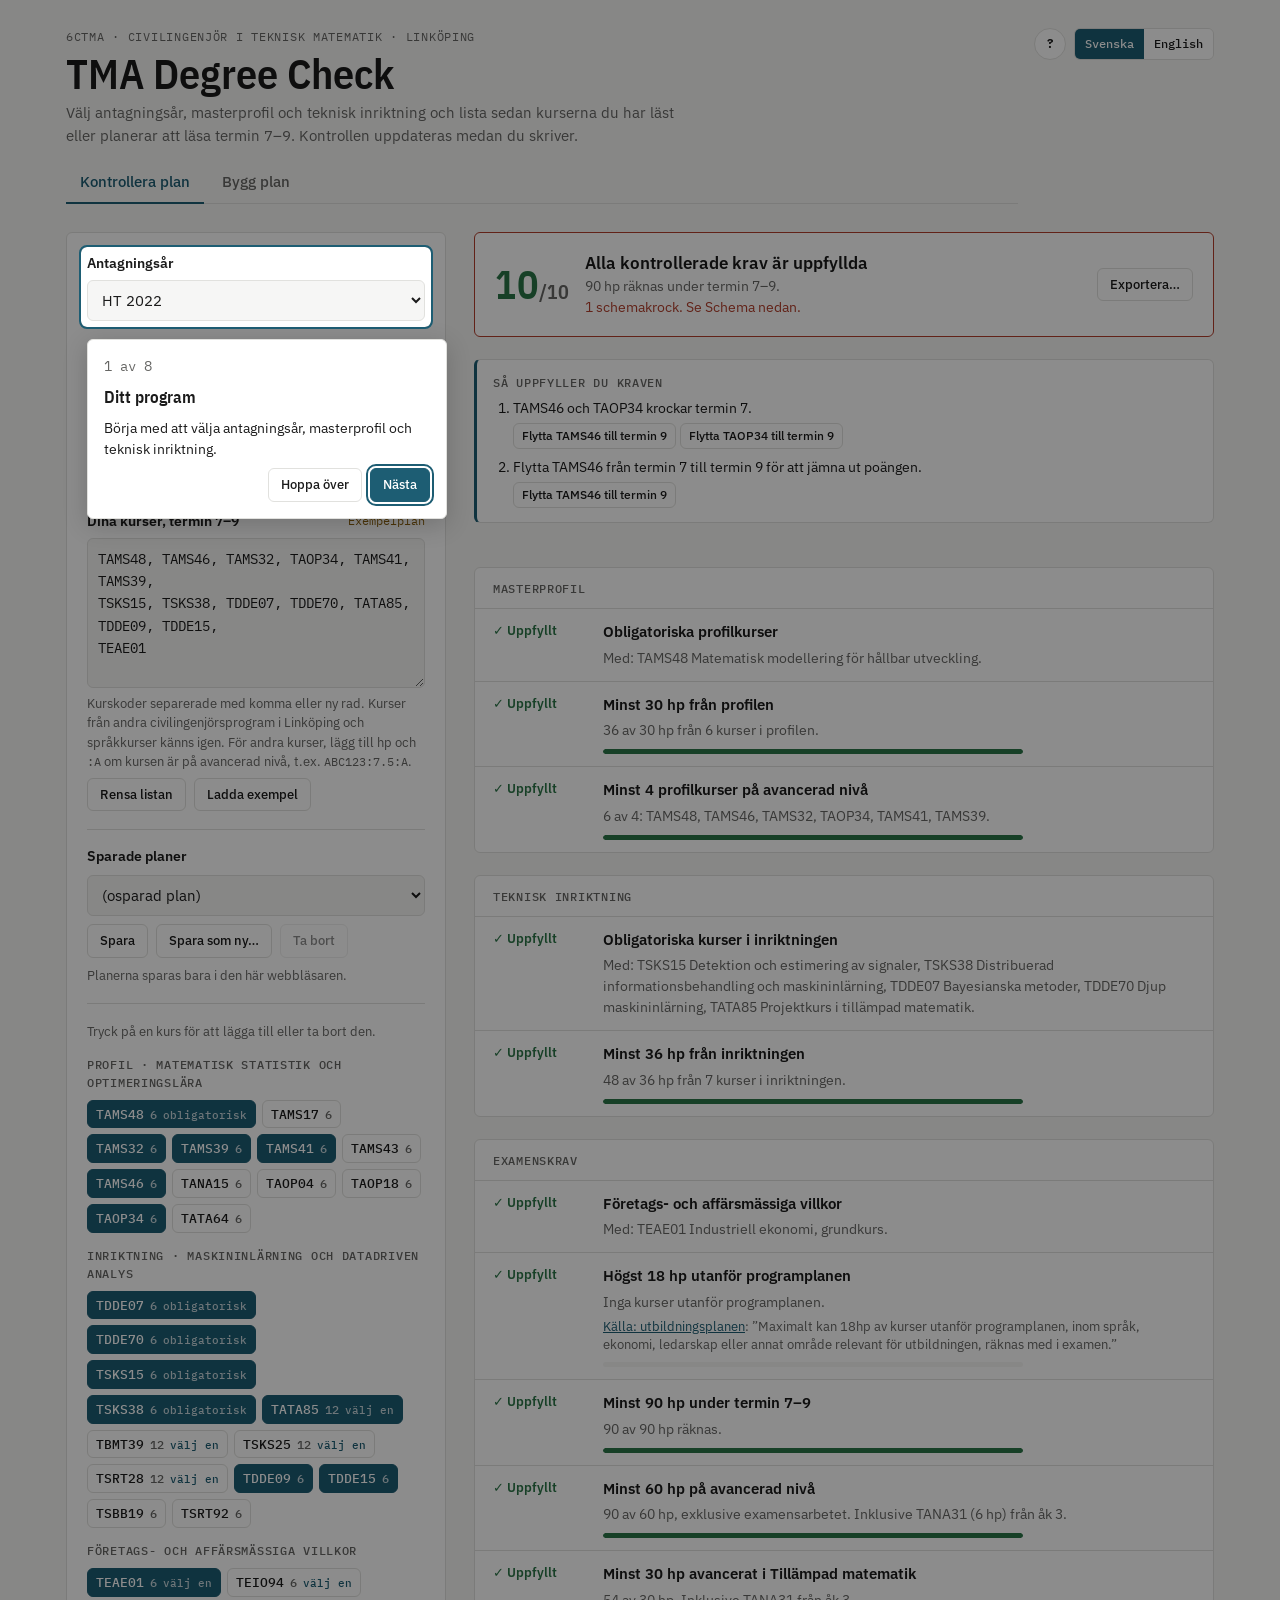
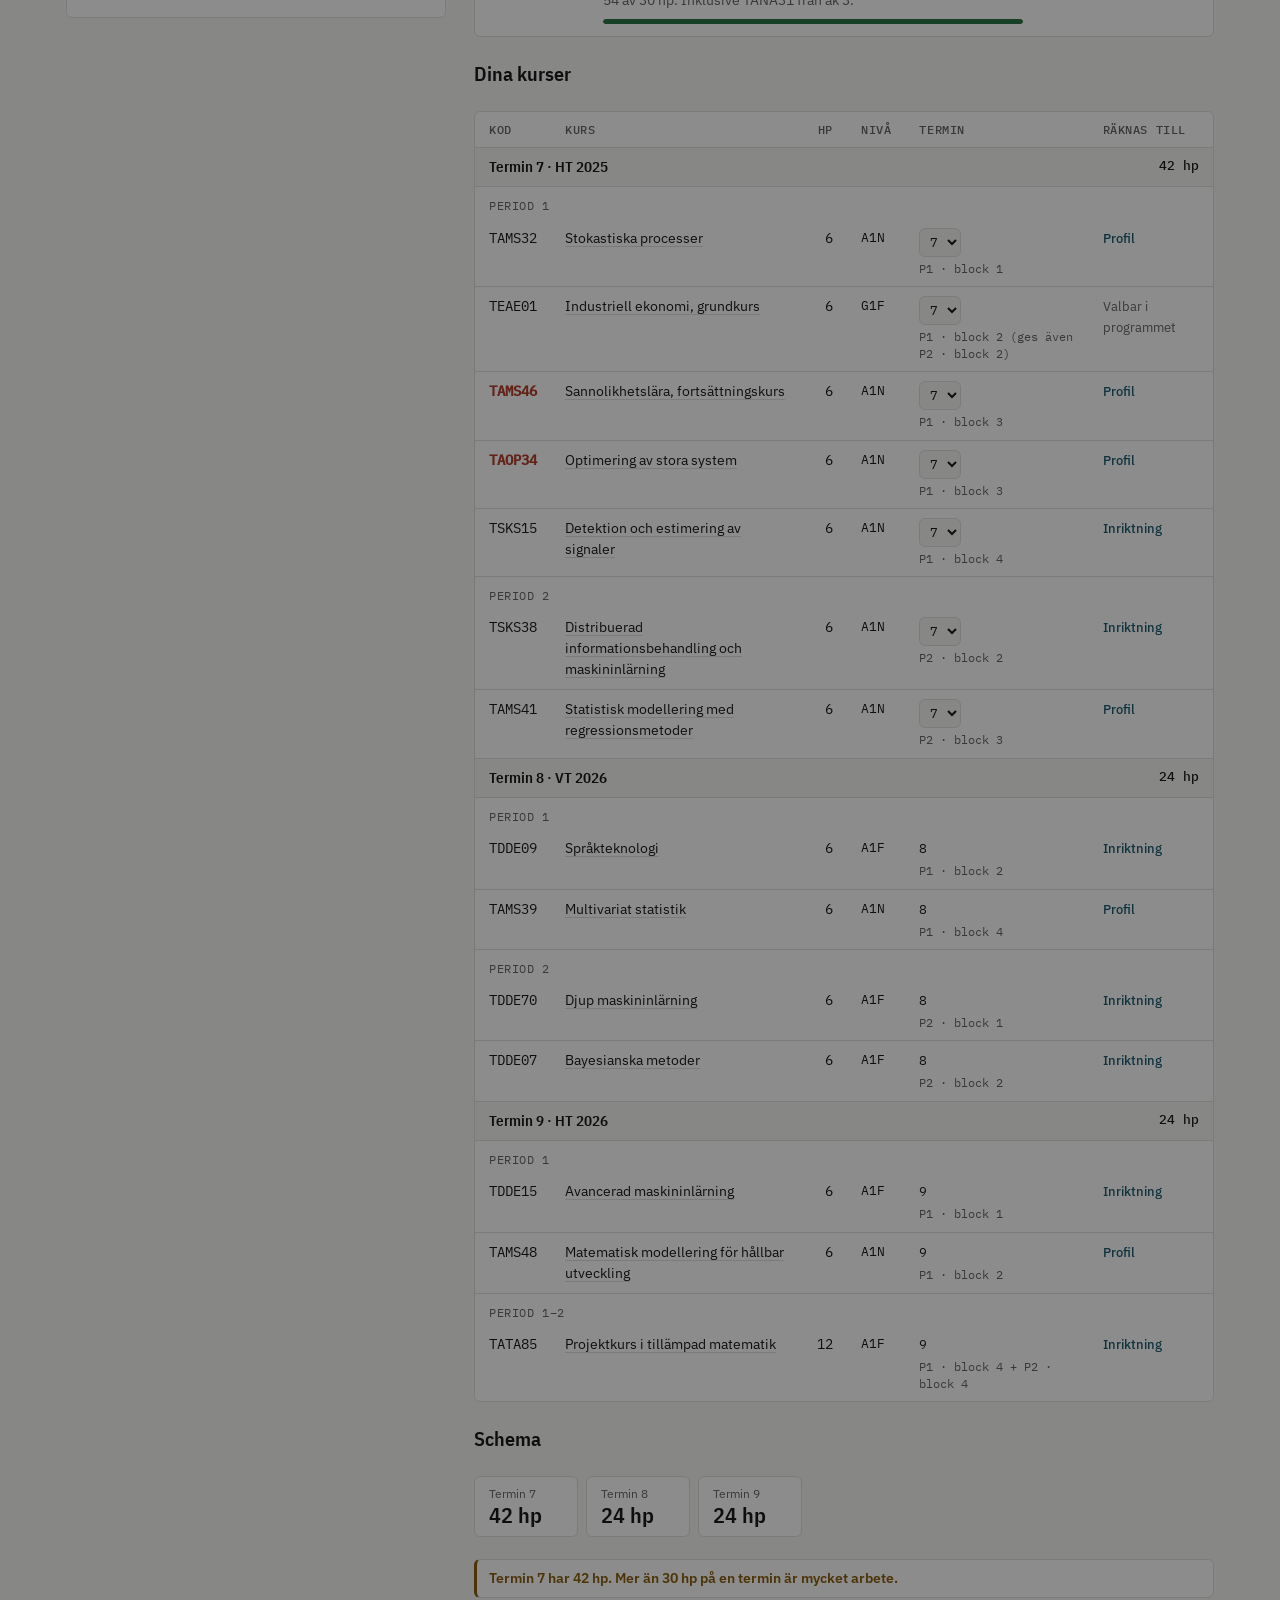
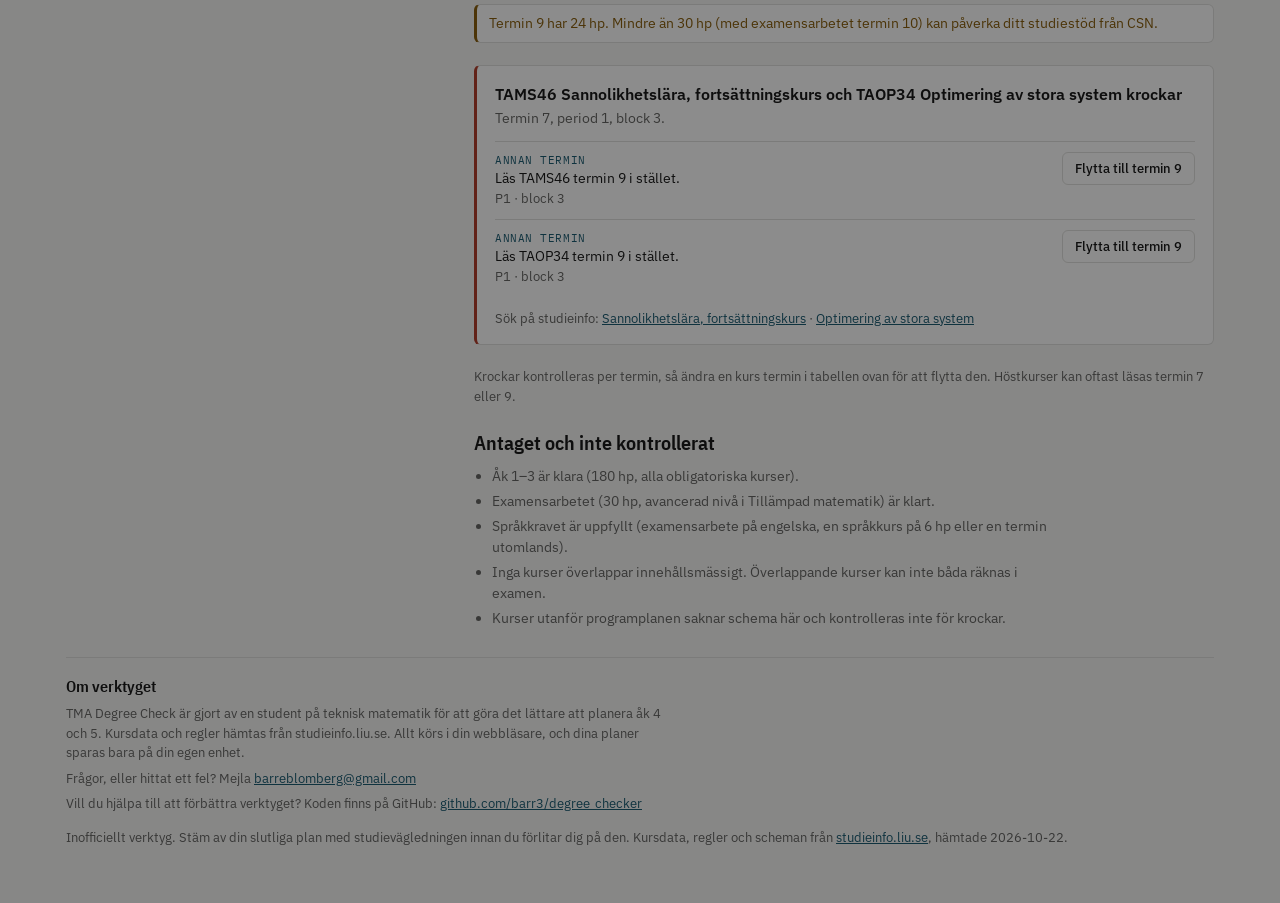
<file: index.html>
<!doctype html>
<html lang="sv">
<head>
<meta charset="utf-8">
<meta name="viewport" content="width=device-width, initial-scale=1, viewport-fit=cover">
<meta name="description" content="Kontrollera en kursplan för Civilingenjör i teknisk matematik (6CTMA, Linköpings universitet), termin 7–9, mot masterprofil, teknisk inriktning och examenskrav.">
<title>TMA Degree Check</title>
<link rel="icon" type="image/png" sizes="64x64" href="favicon-64.png">
<link rel="apple-touch-icon" href="apple-touch-icon.png">
<!-- Fonts are served from this site (fonts/, SIL OFL) so the page talks to one server; the body font is preloaded. -->
<link rel="preload" href="fonts/ibm-plex-sans-latin-400-normal.woff2" as="font" type="font/woff2" crossorigin>
<style>
@font-face { font-family: "IBM Plex Sans"; font-weight: 400; font-display: swap; src: url("fonts/ibm-plex-sans-latin-400-normal.woff2") format("woff2"); }
@font-face { font-family: "IBM Plex Sans"; font-weight: 500; font-display: swap; src: url("fonts/ibm-plex-sans-latin-500-normal.woff2") format("woff2"); }
@font-face { font-family: "IBM Plex Sans"; font-weight: 600; font-display: swap; src: url("fonts/ibm-plex-sans-latin-600-normal.woff2") format("woff2"); }
@font-face { font-family: "IBM Plex Sans Condensed"; font-weight: 600; font-display: swap; src: url("fonts/ibm-plex-sans-condensed-latin-600-normal.woff2") format("woff2"); }
@font-face { font-family: "IBM Plex Mono"; font-weight: 400; font-display: swap; src: url("fonts/ibm-plex-mono-latin-400-normal.woff2") format("woff2"); }
@font-face { font-family: "IBM Plex Mono"; font-weight: 500; font-display: swap; src: url("fonts/ibm-plex-mono-latin-500-normal.woff2") format("woff2"); }
/* Layout: a two-column audit sheet. Plan inputs on the left, the requirement checklist on the right, course breakdown and timetable below.
   Flat: white surfaces, hairline borders, neutral greys. Color as outlines and text rather than fills: green met, red not met / collision, blue accent. */
:root {
  --bg: #f6f6f5;
  --surface: #ffffff;
  --field: #f6f6f5;
  --ink: #1b1b1b;
  --muted: #666664;
  --line: #e1e1de;
  --strong: #2b2b2b;   /* selected chips, active toggle */
  --accent: #1d5d73;   /* links, focus, selection, course roles */
  --accent-soft: #e8eff2;
  --ok: #2b7547;
  --bad: #b23f2c;
  --warn: #8a5f0e;
  --radius: 6px;
  --font-display: "IBM Plex Sans Condensed", "Arial Narrow", system-ui, sans-serif;
  --font-body: "IBM Plex Sans", system-ui, -apple-system, "Segoe UI", sans-serif;
  --font-mono: "IBM Plex Mono", ui-monospace, "SFMono-Regular", Menlo, monospace;
}
@media (prefers-color-scheme: dark) {
  :root:not([data-theme="light"]) {
    --bg: #141414; --surface: #1b1b1b; --field: #232323; --ink: #e8e8e6; --muted: #a0a09d; --line: #303030;
    --strong: #e8e8e6; --accent: #7fbdd2; --accent-soft: #1f2c31; --ok: #6cc48e; --bad: #f08c77; --warn: #e0b45c; color-scheme: dark;
  }
}
:root[data-theme="dark"] {
  --bg: #141414; --surface: #1b1b1b; --field: #232323; --ink: #e8e8e6; --muted: #a0a09d; --line: #303030;
  --strong: #e8e8e6; --accent: #7fbdd2; --accent-soft: #1f2c31; --ok: #6cc48e; --bad: #f08c77; --warn: #e0b45c; color-scheme: dark;
}

* { box-sizing: border-box; }
[hidden] { display: none !important; }
body {
  margin: 0;
  background: var(--bg); color: var(--ink); font-family: var(--font-body); font-size: 15px; line-height: 1.5;
}
.wrap {
  max-width: 1180px; margin: 0 auto;
  padding-block: 28px 56px;
  padding-left: max(16px, env(safe-area-inset-left, 0px));
  padding-right: max(16px, env(safe-area-inset-right, 0px));
  display: grid; gap: 28px;
}
header { display: grid; grid-template-columns: minmax(0, 1fr) auto; gap: 6px 16px; align-items: start; }
header > :not(.header-tools) { grid-column: 1; }
.header-tools { grid-column: 2; grid-row: 1 / span 3; display: flex; gap: 8px; align-items: center; }
.lang { display: flex; border: 1px solid var(--line); border-radius: var(--radius); overflow: hidden; }
.help { width: 32px; height: 32px; padding: 0; border-radius: 50%; font-weight: 600; }
.tabs { grid-column: 1 / -1; display: flex; gap: 4px; border-bottom: 1px solid var(--line); margin-top: 10px; }
.tabs a { padding: 8px 14px; color: var(--muted); text-decoration: none; font-weight: 500; border-bottom: 2px solid transparent; margin-bottom: -1px; }
.tabs a:hover { color: var(--ink); }
.tabs a[aria-current="page"] { color: var(--accent); border-bottom-color: var(--accent); }
@media (max-width: 520px) { header { grid-template-columns: minmax(0, 1fr); } .header-tools { grid-column: 1; grid-row: auto; } }
.lang button { border: 0; border-radius: 0; padding: 6px 10px; font-family: var(--font-mono); font-size: 12px; }
.lang button[aria-pressed="true"] { background: var(--accent); color: var(--surface); }
.eyebrow { font-family: var(--font-mono); font-size: 12px; letter-spacing: .06em; text-transform: uppercase; color: var(--muted); }
h1 { font-family: var(--font-display); font-weight: 600; font-size: clamp(30px, 5vw, 42px); line-height: 1.05; margin: 0; text-wrap: balance; }
header p { margin: 0; color: var(--muted); max-width: 68ch; }
h2 { font-family: var(--font-display); font-weight: 600; font-size: 20px; margin: 0; }
h3 { font-size: 12px; font-family: var(--font-mono); font-weight: 500; letter-spacing: .06em; text-transform: uppercase; color: var(--muted); margin: 0; }
code, .mono { font-family: var(--font-mono); font-size: .92em; }

.layout { display: grid; grid-template-columns: minmax(0, 380px) minmax(0, 1fr); gap: 28px; align-items: start; }
@media (max-width: 860px) { .layout { grid-template-columns: minmax(0, 1fr); } }

.panel { background: var(--surface); border: 1px solid var(--line); border-radius: var(--radius); padding: 20px; display: grid; gap: 18px; min-width: 0; }
.field { display: grid; gap: 6px; }
label { font-weight: 600; font-size: 14px; }
select, textarea {
  font: inherit; color: var(--ink); background: var(--field); border: 1px solid var(--line); border-radius: var(--radius);
  padding: 9px 10px; width: 100%;
}
textarea { font-family: var(--font-mono); font-size: 14px; min-height: 150px; resize: vertical; line-height: 1.6; }
select:focus-visible, textarea:focus-visible, button:focus-visible, a:focus-visible { outline: 2px solid var(--accent); outline-offset: 2px; }
.hint { font-size: 13px; color: var(--muted); margin: 0; }
.row { display: flex; flex-wrap: wrap; gap: 8px; align-items: center; }
button {
  font: inherit; font-size: 13px; font-weight: 500; cursor: pointer; border-radius: var(--radius); padding: 6px 12px;
  border: 1px solid var(--line); background: var(--surface); color: var(--ink);
}
button:hover { border-color: var(--accent); color: var(--accent); }
.lang button[aria-pressed="true"]:hover { color: var(--surface); }
.example-tag { font-size: 12px; font-family: var(--font-mono); color: var(--warn); }

/* Course picker */
.picker { display: grid; gap: 14px; border-top: 1px solid var(--line); padding-top: 18px; }
.picker-group { display: grid; gap: 8px; }
.chips { display: flex; flex-wrap: wrap; gap: 6px; }
.chip {
  font-family: var(--font-mono); font-size: 12.5px; padding: 4px 8px; border-radius: var(--radius);
  border: 1px solid var(--line); background: var(--surface); color: var(--ink); display: inline-flex; gap: 6px; align-items: baseline;
}
.chip .hp { color: var(--muted); font-size: 11.5px; }
.chip .tag { font-size: 10.5px; color: var(--accent); }
.chip[aria-pressed="true"] { background: var(--accent); border-color: var(--accent); color: var(--surface); }
.chip[aria-pressed="true"] .hp, .chip[aria-pressed="true"] .tag { color: var(--surface); opacity: .75; }

/* Results */
.results { display: grid; gap: 22px; min-width: 0; }
.verdict { display: grid; grid-template-columns: auto minmax(0, 1fr) auto; gap: 16px; align-items: center; padding: 18px 20px; border-radius: var(--radius); border: 1px solid var(--line); background: var(--surface); }
@media (max-width: 520px) { .verdict .export-open { grid-column: 1 / -1; justify-self: start; } }

/* Export dialog */
dialog { border: 1px solid var(--line); border-radius: var(--radius); background: var(--surface); color: var(--ink); padding: 0; width: min(520px, calc(100vw - 32px)); max-height: calc(100dvh - 32px); }
dialog::backdrop { background: rgba(0, 0, 0, .35); }
dialog form { display: grid; gap: 16px; padding: 20px; }
dialog fieldset { border: 0; margin: 0; padding: 0; display: grid; gap: 8px; }
dialog legend { font-weight: 600; font-size: 14px; margin-bottom: 6px; padding: 0; }
.format { display: grid; grid-template-columns: auto minmax(0, 1fr); gap: 2px 10px; align-items: baseline; border: 1px solid var(--line); border-radius: var(--radius); padding: 10px 12px; cursor: pointer; font-weight: 400; }
.format:has(input:checked) { border-color: var(--accent); }
.format input { margin: 0; accent-color: var(--accent); }
.format b { font-weight: 600; }
.format span { grid-column: 2; font-size: 13px; color: var(--muted); }
.export-status { border: 1px solid var(--line); border-left: 3px solid var(--ok); border-radius: var(--radius); padding: 10px 12px; font-size: 14px; }
.export-status.bad { border-left-color: var(--bad); }
.export-status strong { display: block; }
.export-status.bad strong { color: var(--bad); }
.export-status ul { margin: 6px 0; padding-left: 18px; display: grid; gap: 2px; }
.export-status p { margin: 6px 0 0; color: var(--muted); }
.export-error { color: var(--bad); font-size: 14px; margin: 0; }
.dialog-buttons { justify-content: flex-end; }
button.primary { background: var(--accent); border-color: var(--accent); color: var(--surface); }
button.primary:hover { color: var(--surface); opacity: .9; }
button:disabled { opacity: .5; cursor: default; }
.verdict .score { font-family: var(--font-display); font-size: 40px; line-height: 1; font-variant-numeric: tabular-nums; }
.verdict .score small { font-size: 20px; color: var(--muted); }
.verdict strong { display: block; font-size: 17px; }
.verdict span { color: var(--muted); font-size: 14px; display: block; }
.verdict .clash-line { color: var(--bad); }
.verdict.reqs-ok .score { color: var(--ok); }
.verdict.reqs-bad .score { color: var(--bad); }
.verdict.all-ok { border-color: var(--ok); }
.verdict.has-clash, .verdict.reqs-bad { border-color: var(--bad); }

.warnings { display: grid; gap: 6px; margin: 0; padding: 0; list-style: none; }
.warnings li { border: 1px solid var(--line); border-left: 3px solid var(--warn); border-radius: var(--radius); background: var(--surface); padding: 8px 12px; font-size: 14px; color: var(--warn); }

.req-group { display: grid; gap: 0; background: var(--surface); border: 1px solid var(--line); border-radius: var(--radius); overflow: hidden; }
.req-group > h3 { padding: 12px 18px 10px; border-bottom: 1px solid var(--line); }
.req { display: grid; grid-template-columns: 96px minmax(0, 1fr); gap: 4px 14px; padding: 12px 18px; border-bottom: 1px solid var(--line); }
.req:last-child { border-bottom: 0; }
.pill { grid-row: span 2; align-self: start; justify-self: start; font-size: 13px; font-weight: 600; white-space: nowrap; }
.pill.ok { color: var(--ok); }
.pill.bad { color: var(--bad); }
.pill.ok::before { content: "✓ "; }
.pill.bad::before { content: "✗ "; }
.req-title { font-weight: 600; }
.req-detail { color: var(--muted); font-size: 14px; overflow-wrap: anywhere; }
.meter { grid-column: 2; height: 5px; background: var(--field); border-radius: 3px; position: relative; overflow: hidden; margin-top: 4px; max-width: 420px; }
.meter i { position: absolute; inset: 0 auto 0 0; background: var(--ok); border-radius: 3px; }
.meter.bad i { background: var(--bad); }
@media (max-width: 520px) { .req { grid-template-columns: minmax(0, 1fr); padding: 12px 14px; } .pill { grid-row: auto; } .meter { grid-column: 1; } }

.table-wrap { overflow-x: auto; background: var(--surface); border: 1px solid var(--line); border-radius: var(--radius); }
table { border-collapse: collapse; width: 100%; font-size: 14px; }
th, td { text-align: left; padding: 9px 14px; border-bottom: 1px solid var(--line); vertical-align: top; }
th { font-family: var(--font-mono); font-weight: 500; font-size: 11.5px; letter-spacing: .05em; text-transform: uppercase; color: var(--muted); white-space: nowrap; }
tbody tr:last-child td { border-bottom: 0; }
tr.sem-head th { background: var(--field); color: var(--ink); font-family: var(--font-display); font-size: 15px; font-weight: 600; letter-spacing: 0; text-transform: none; padding: 8px 14px; }
tr.sem-head th span { float: right; font-family: var(--font-mono); font-size: 12.5px; font-weight: 500; font-variant-numeric: tabular-nums; }
tr.period-head td { font-family: var(--font-mono); font-size: 11.5px; letter-spacing: .05em; text-transform: uppercase; color: var(--muted); padding: 10px 14px 4px; border-bottom: 0; }
td.num { font-variant-numeric: tabular-nums; text-align: right; white-space: nowrap; }
td.code { font-family: var(--font-mono); white-space: nowrap; }
tr.clashing td.code { color: var(--bad); font-weight: 600; }
td select { width: auto; padding: 4px 6px; font-size: 13px; font-family: var(--font-mono); }
.slots { display: block; font-family: var(--font-mono); font-size: 11.5px; color: var(--muted); margin-top: 3px; min-width: 9em; }
.role { font-size: 13px; color: var(--muted); }
.role.profile, .role.spec { color: var(--accent); font-weight: 500; }
.role.outside { color: var(--warn); }
.role.excluded { text-decoration: line-through; }
.course-note { display: block; font-size: 12.5px; color: var(--muted); }
.empty { padding: 18px; color: var(--muted); }

/* Timetable */
.tt-summary { display: flex; flex-wrap: wrap; gap: 8px; }
.sem-tile { background: var(--surface); border: 1px solid var(--line); border-radius: var(--radius); padding: 8px 14px; display: grid; min-width: 104px; }
.sem-tile b { font-family: var(--font-display); font-size: 22px; font-weight: 600; font-variant-numeric: tabular-nums; line-height: 1.1; }
.sem-tile span { font-size: 12px; color: var(--muted); }
.ok-note { font-size: 14px; margin: 0; }
.ok-note::before { content: "✓ "; color: var(--ok); font-weight: 600; }
.caveat { border: 1px solid var(--line); border-left: 3px solid var(--warn); background: var(--surface); border-radius: var(--radius); padding: 12px 14px; font-size: 14px; margin: 0; color: var(--muted); }
.caveat strong { display: block; color: var(--warn); }
.clash { background: var(--surface); border: 1px solid var(--line); border-left: 3px solid var(--bad); border-radius: var(--radius); padding: 16px 18px; display: grid; gap: 12px; min-width: 0; }
.clash-head { display: grid; gap: 2px; }
.clash-head strong { font-size: 16px; }
.clash-head span { color: var(--muted); font-size: 14px; }
.alts { list-style: none; margin: 0; padding: 0; display: grid; gap: 0; }
.alts li { display: grid; grid-template-columns: minmax(0, 1fr) auto; gap: 4px 12px; align-items: start; padding: 10px 0; border-top: 1px solid var(--line); font-size: 14px; }
.alts li > div { min-width: 0; overflow-wrap: anywhere; }
.alt-kind { font-family: var(--font-mono); font-size: 11px; letter-spacing: .05em; text-transform: uppercase; color: var(--accent); display: block; }
.alt-meta { color: var(--muted); font-size: 13px; display: block; }
.search-links { font-size: 13px; color: var(--muted); }
a { color: var(--accent); }

.assumed { display: grid; gap: 8px; }
.assumed ul { margin: 0; padding-left: 18px; color: var(--muted); font-size: 14px; display: grid; gap: 4px; max-width: 75ch; }
footer { color: var(--muted); font-size: 13px; border-top: 1px solid var(--line); padding-top: 16px; display: grid; gap: 4px; }
@media (prefers-reduced-motion: no-preference) { .meter i { transition: width .25s ease; } }

input[type="text"], input[type="search"] {
  font: inherit; color: var(--ink); background: var(--field); border: 1px solid var(--line); border-radius: var(--radius); padding: 8px 10px; min-width: 0;
}
input:focus-visible { outline: 2px solid var(--accent); outline-offset: 2px; }

/* Saved plans */
.saved { display: grid; gap: 8px; border-top: 1px solid var(--line); padding-top: 16px; }
.save-as { display: grid; gap: 6px; }
.save-as input { flex: 1 1 160px; }

/* Credit and CSN warnings */
.load-list { list-style: none; margin: 0; padding: 0; display: grid; gap: 6px; }
.load-list li { border: 1px solid var(--line); border-left: 3px solid var(--warn); border-radius: var(--radius); background: var(--surface); padding: 8px 12px; font-size: 14px; color: var(--warn); }
.req-ref { display: block; margin-top: 4px; font-size: 12.5px; }

/* Footer and about */
footer { display: grid; gap: 14px; }
.about { display: grid; gap: 6px; max-width: 75ch; }
.about h2 { font-size: 16px; color: var(--ink); }
.about p, .fineprint { margin: 0; }

/* Confirm dialog body */
#confirm-body p { margin: 0; font-size: 14px; }

/* Guided tour */
.tour { position: fixed; inset: 0; z-index: 50; }
.tour-spot { position: fixed; border-radius: var(--radius); box-shadow: 0 0 0 9999px rgba(0, 0, 0, .45); outline: 2px solid var(--accent); pointer-events: none; }
.tour-card { position: fixed; width: min(360px, calc(100vw - 16px)); background: var(--surface); color: var(--ink); border: 1px solid var(--line); border-radius: var(--radius); padding: 16px; display: grid; gap: 8px; box-shadow: 0 6px 24px rgba(0, 0, 0, .18); }
.tour-card h2 { font-size: 17px; }
.tour-card p { margin: 0; font-size: 14px; }
.tour-count { color: var(--muted); font-family: var(--font-mono); font-size: 11.5px; }

/* Toast */
.toast { position: fixed; left: 50%; transform: translateX(-50%); bottom: calc(16px + env(safe-area-inset-bottom, 0px)); z-index: 40; max-width: min(520px, calc(100vw - 32px));
  background: var(--surface); color: var(--warn); border: 1px solid var(--line); border-left: 3px solid var(--warn); border-radius: var(--radius); padding: 10px 14px; font-size: 14px; box-shadow: 0 4px 16px rgba(0, 0, 0, .12); }

/* Build a plan */
.planner { grid-template-columns: minmax(0, 320px) minmax(0, 1fr); }
.side { position: sticky; top: 16px; max-height: calc(100vh - 32px); overflow: auto; }
@media (max-width: 860px) { .planner { grid-template-columns: minmax(0, 1fr); } .side { position: static; max-height: none; } }
.settings { display: grid; gap: 12px; }
.summary { display: grid; gap: 8px; border-top: 1px solid var(--line); padding-top: 16px; }
.summary h2 { font-size: 17px; }
.summary p { margin: 0; }
.sum-line { font-weight: 600; }
.sum-line.ok { color: var(--ok); }
.sum-line.bad { color: var(--bad); }
.sum-missing, .sum-clashes { margin: 0; padding-left: 18px; font-size: 13.5px; color: var(--muted); display: grid; gap: 2px; }
.sum-clashes { color: var(--bad); }
.sem-sum { border-collapse: collapse; font-size: 14px; }
.sem-sum th { font: inherit; font-weight: 500; color: var(--ink); text-transform: none; letter-spacing: 0; padding: 4px 0; text-align: left; }
.sem-sum td { padding: 4px 0; text-align: right; font-variant-numeric: tabular-nums; border: 0; }
.sem-sum th { border: 0; }
.heavy { color: var(--warn); font-weight: 600; }
.sum-links { font-size: 13.5px; }
.toggle { display: inline-flex; gap: 8px; align-items: center; font-weight: 400; font-size: 14px; cursor: pointer; }
.toggle input { accent-color: var(--accent); margin: 0; }

.builder { display: grid; gap: 22px; min-width: 0; }
.grid { display: grid; gap: 22px; }
.sem { background: var(--surface); border: 1px solid var(--line); border-radius: var(--radius); }
.sem > header { display: flex; justify-content: space-between; align-items: baseline; gap: 12px; padding: 12px 16px; border-bottom: 1px solid var(--line); background: var(--field); }
.sem > header h2 { font-size: 17px; }
.sem-hp { font-family: var(--font-mono); font-size: 13px; font-variant-numeric: tabular-nums; }
.block { display: grid; gap: 6px; }
.block h4 { margin: 0; font-family: var(--font-mono); font-size: 11px; font-weight: 500; letter-spacing: .05em; text-transform: uppercase; color: var(--muted); }

.course { position: relative; border: 1px solid var(--line); border-radius: var(--radius); background: var(--surface); }
.c-main { display: grid; gap: 2px; text-align: left; width: 100%; padding: 8px 30px 8px 10px; background: transparent; border: 0; border-radius: var(--radius); font-weight: 400; color: inherit; }
.c-main:hover { color: inherit; }
.course:hover { border-color: var(--accent); }
.c-link { position: absolute; top: 6px; right: 6px; width: 20px; height: 20px; display: grid; place-items: center; border: 1px solid var(--line); border-radius: 50%;
  font-family: var(--font-mono); font-size: 11px; font-weight: 600; text-decoration: none; color: var(--muted); background: var(--surface); }
.c-link:hover { color: var(--accent); border-color: var(--accent); }
.c-head { display: flex; justify-content: space-between; gap: 8px; }
.c-code { font-family: var(--font-mono); font-size: 12.5px; font-weight: 500; }
.c-hp { font-family: var(--font-mono); font-size: 12px; color: var(--muted); }
.c-name { font-size: 13.5px; line-height: 1.35; overflow-wrap: break-word; hyphens: auto; }
.c-meta { font-size: 12px; color: var(--muted); }
.c-note { font-size: 12px; }
.course.mandatory:not(.selected) { border-style: dashed; border-color: var(--accent); }
.course.selected { background: var(--accent); border-color: var(--accent); color: var(--surface); }
.course.selected .c-hp, .course.selected .c-meta { color: var(--surface); opacity: .8; }
.course.selected .c-link { background: transparent; color: var(--surface); border-color: rgba(255, 255, 255, .5); }
.course.conflict { opacity: .7; }
.course.conflict .c-note { color: var(--bad); }
.course.elsewhere .c-note { color: var(--accent); }

/* Each period across the full width, blocks as columns so the same block lines up in both periods */
.period-row { padding: 12px 14px 16px; display: grid; gap: 10px; }
.period-row + .period-row { border-top: 1px solid var(--line); }
.period-row h3 { color: var(--ink); }
.block-cols { display: grid; grid-template-columns: repeat(var(--cols), minmax(0, 1fr)); gap: 10px; }
.block-cols .block { align-content: start; }
@media (max-width: 900px) { .block-cols { grid-template-columns: repeat(2, minmax(0, 1fr)); } }
@media (max-width: 520px) { .block-cols { grid-template-columns: minmax(0, 1fr); } }

/* How to meet the requirements */
.todo { display: grid; gap: 6px; }
.todo ol { margin: 0; padding-left: 20px; display: grid; gap: 8px; font-size: 14px; }
.todo-actions { display: flex; flex-wrap: wrap; gap: 4px; margin-top: 4px; }
.todo-actions button { font-size: 12px; padding: 3px 8px; }
#todo .todo { background: var(--surface); border: 1px solid var(--line); border-left: 3px solid var(--accent); border-radius: var(--radius); padding: 14px 16px; }
.course-link { color: inherit; text-decoration-color: var(--line); text-underline-offset: 3px; }
.course-link:hover { color: var(--accent); }

.other { display: grid; gap: 10px; background: var(--surface); border: 1px solid var(--line); border-radius: var(--radius); padding: 16px; }
.other p { margin: 0; }
.other-controls { display: flex; flex-wrap: wrap; gap: 10px 16px; align-items: center; }
.other-controls input[type="search"] { flex: 1 1 240px; }
.other-results { list-style: none; margin: 0; padding: 0; display: grid; }
.other-results li { padding: 10px 0; border-top: 1px solid var(--line); }
.other-results li.hint { border-top: 0; padding: 6px 0 0; }
.other-item { display: grid; grid-template-columns: minmax(0, 1fr) auto; gap: 6px 12px; align-items: center; font-size: 14px; }
.other-item .c-meta { display: block; }
.other-item .row { justify-content: flex-end; }
@media (max-width: 520px) { .other-item { grid-template-columns: minmax(0, 1fr); } .other-item .row { justify-content: flex-start; } }
.all-reqs { display: grid; gap: 12px; }

</style>
</head>
<body>
<div class="wrap">
  <header>
    <div class="eyebrow" data-i18n="eyebrow"></div>
    <h1>TMA Degree Check</h1>
    <p data-i18n="intro"></p>
    <div class="header-tools">
      <button type="button" class="help" id="help" data-i18n-title="helpTitle" aria-label="?">?</button>
      <div class="lang" role="group" aria-label="Språk / Language">
        <button type="button" id="lang-sv" lang="sv">Svenska</button>
        <button type="button" id="lang-en" lang="en">English</button>
      </div>
    </div>
    <nav class="tabs" aria-label="Sidor / Pages">
      <a href="index.html" id="nav-check" data-i18n="navCheck"></a>
      <a href="planera.html" id="nav-plan" data-i18n="navPlan"></a>
    </nav>
  </header>

  <div class="layout">
    <div class="panel" id="plan">
      <div class="field">
        <label for="cohort" data-i18n="cohort"></label>
        <select id="cohort"></select>
      </div>
      <div class="field">
        <label for="profile" data-i18n="profile"></label>
        <select id="profile"></select>
      </div>
      <div class="field">
        <label for="spec" data-i18n="spec"></label>
        <select id="spec"></select>
      </div>
      <div class="field">
        <div class="row" style="justify-content: space-between;">
          <label for="courses" data-i18n="courses"></label>
          <span class="example-tag" id="example-tag" data-i18n="exampleTag" hidden></span>
        </div>
        <textarea id="courses" spellcheck="false" placeholder="TAMS46, TDDE09, TAMS48, …"></textarea>
        <p class="hint" data-i18n-html="coursesHint"></p>
        <div class="row">
          <button type="button" id="clear" data-i18n="clear"></button>
          <button type="button" id="example" data-i18n="loadExample"></button>
        </div>
      </div>
      <div class="saved" id="saved-plans">
        <label for="saved-select" data-i18n="savedTitle"></label>
        <select id="saved-select"></select>
        <div class="row">
          <button type="button" id="plan-save" data-i18n="planSave"></button>
          <button type="button" id="plan-save-as" data-i18n="planSaveAs"></button>
          <button type="button" id="plan-delete" data-i18n="planDelete"></button>
        </div>
        <form class="save-as" id="save-as" hidden>
          <label for="plan-name" data-i18n="planName"></label>
          <div class="row">
            <input id="plan-name" type="text" maxlength="60" data-i18n-placeholder="planNamePlaceholder">
            <button type="submit" class="primary" data-i18n="planNameOk"></button>
            <button type="button" id="plan-name-cancel" data-i18n="planNameCancel"></button>
          </div>
        </form>
        <p class="hint" id="saved-status" aria-live="polite"></p>
      </div>
      <div class="picker" id="picker"></div>
    </div>

    <section class="results" aria-live="polite">
      <div class="verdict" id="verdict"></div>
      <div id="todo"></div>
      <ul class="warnings" id="warnings"></ul>
      <div id="reqs" class="results"></div>
      <div class="results">
        <h2 data-i18n="yourCourses"></h2>
        <div class="table-wrap" id="course-table">
          <table>
            <thead><tr>
              <th data-i18n="thCode"></th><th data-i18n="thCourse"></th><th style="text-align:right">hp</th>
              <th data-i18n="thLevel"></th><th data-i18n="thSemester"></th><th data-i18n="thCounts"></th>
            </tr></thead>
            <tbody id="course-rows"></tbody>
          </table>
        </div>
      </div>
      <div class="results" id="timetable"></div>
      <div class="assumed">
        <h2 data-i18n="assumedTitle"></h2>
        <ul id="assumed"></ul>
      </div>
    </section>
  </div>


  <footer id="about">
    <div class="about">
      <h2 data-i18n="aboutTitle"></h2>
      <p data-i18n="aboutText"></p>
      <p><span data-i18n="contactText"></span> <span id="contact"></span></p>
      <p><span data-i18n="githubText"></span> <a href="https://github.com/barr3/degree_checker" target="_blank" rel="noopener">github.com/barr3/degree_checker</a></p>
    </div>
    <p class="fineprint"><span data-i18n="unofficial"></span> <span id="source-line"></span></p>
  </footer>
</div>

<dialog id="export-dialog" aria-labelledby="export-title">
  <form id="export-form" method="dialog">
    <h2 id="export-title" data-i18n="exportTitle"></h2>
    <fieldset>
      <legend data-i18n="exportFormat"></legend>
      <label class="format"><input type="radio" name="format" value="pdf" id="format-pdf" checked><b>PDF</b><span data-i18n="exportPdfHint"></span></label>
      <label class="format"><input type="radio" name="format" value="xlsx" id="format-xlsx"><b>Excel (.xlsx)</b><span data-i18n="exportXlsxHint"></span></label>
    </fieldset>
    <div id="export-status" class="export-status"></div>
    <p class="export-error" id="export-error" hidden></p>
    <div class="row dialog-buttons">
      <button type="button" id="export-cancel" data-i18n="exportCancel"></button>
      <button type="submit" id="export-go" class="primary"></button>
    </div>
  </form>
</dialog>

<dialog id="confirm-dialog" aria-labelledby="confirm-title">
  <form method="dialog">
    <h2 id="confirm-title"></h2>
    <div id="confirm-body"></div>
    <div class="row dialog-buttons">
      <button type="button" id="confirm-cancel"></button>
      <button type="button" id="confirm-ok" class="primary"></button>
    </div>
  </form>
</dialog>

<div class="tour" id="tour" hidden>
  <div class="tour-spot" id="tour-spot"></div>
  <div class="tour-card" id="tour-card" role="dialog" aria-modal="true" aria-labelledby="tour-title">
    <p class="tour-count" id="tour-count"></p>
    <h2 id="tour-title"></h2>
    <p id="tour-text"></p>
    <div class="row dialog-buttons">
      <button type="button" id="tour-skip"></button>
      <button type="button" id="tour-back"></button>
      <button type="button" id="tour-next" class="primary"></button>
    </div>
  </div>
</div>

<script>
const PAGE = 'check';
const DATA = [{"id":"5270","label":"HT 2022","rules":{"profileHp":30,"profileAdvCourses":4,"specHp":36,"outsideMax":18,"outsideText":"Maximalt kan 18hp av kurser utanför programplanen, inom språk, ekonomi, ledarskap eller annat område relevant för utbildningen, räknas med i examen.","businessText":["TEAE01","TEIO94"]},"business":["TEAE01","TEIO94"],"courses":{"TATB01":{"n":"Matematisk grundkurs","ne":"Foundation Course in Mathematics","hp":6.0,"l":"G1N","tm":true},"TANA82":{"n":"Ingenjörsprojekt","ne":"Engineering Project","hp":6.0,"l":"G1N","tm":true},"TATA24":{"n":"Linjär algebra","ne":"Linear Algebra","hp":8.0,"l":"G1N","tm":true},"TATB05":{"n":"Matematisk modellering","ne":"Mathematical Modeling","hp":4.0,"l":"G1N","tm":true},"TATA41":{"n":"Envariabelanalys 1","ne":"Calculus in One Variable 1","hp":6.0,"l":"G1F","tm":true},"TATA42":{"n":"Envariabelanalys 2","ne":"Calculus in One Variable 2","hp":6.0,"l":"G1F","tm":true},"TDDE44":{"n":"Programmering, grundkurs","ne":"Introduction to Computer Programming","hp":8.0,"l":"G1N","tm":false},"TFYB04":{"n":"Mekanik och grundläggande fysikaliska begrepp","ne":"Mechanics and Fundamental Physical Concepts","hp":8.0,"l":"G1F","tm":false},"TBMT32":{"n":"Medicintekniska utblickar","ne":"Perspectives on Biomedical Engineering","hp":2.0,"l":"G1N","tm":false},"TFFM12":{"n":"Fysikaliska utblickar","ne":"Perspectives on Physics","hp":2.0,"l":"G1X","tm":false},"TATA40":{"n":"Matematiska utblickar","ne":"Perspectives on Mathematics","hp":1.0,"l":"G1N","tm":true},"TGTU96":{"n":"Hållbar studiesituation","ne":"Sustainable study situation","hp":2.0,"l":"G1N","tm":false},"TATA43":{"n":"Flervariabelanalys","ne":"Calculus in Several Variables","hp":8.0,"l":"G1F","tm":true},"TANA21":{"n":"Beräkningsmatematik","ne":"Scientific Computing","hp":6.0,"l":"G1F","tm":true},"TATA32":{"n":"Diskret matematik","ne":"Discrete Mathematics","hp":8.0,"l":"G1N","tm":true},"TATA44":{"n":"Vektoranalys","ne":"Vector Analysis","hp":4.0,"l":"G1F","tm":true},"TATA45":{"n":"Komplex analys","ne":"Complex Analysis","hp":6.0,"l":"G2F","tm":true},"TFYB06":{"n":"Elektromagnetism","ne":"Electromagnetism","hp":6.0,"l":"G2X","tm":false},"TAMS14":{"n":"Sannolikhetslära","ne":"Probability, First Course","hp":4.0,"l":"G1F","tm":true},"TAOP07":{"n":"Optimeringslära grundkurs","ne":"Introduction to Optimization","hp":6.0,"l":"G1F","tm":true},"TATA53":{"n":"Linjär algebra, överkurs","ne":"Linear Algebra, Honours Course","hp":6.0,"l":"G2F","tm":true},"TFYB07":{"n":"Elektromagnetiska vågor","ne":"Electromagnetic Waves","hp":2.0,"l":"G2F","tm":false},"TAOP24":{"n":"Optimeringslära fortsättningskurs","ne":"Optimization, Advanced Course","hp":6.0,"l":"G2F","tm":true},"TSKS34":{"n":"Komplexa nätverk","ne":"Complex Networks","hp":6.0,"l":"G2F","tm":false},"TPTE06":{"n":"Praktik","ne":"Industrial Placement","hp":6.0,"l":"G2F","tm":false},"TAMS24":{"n":"Statistisk teori, grk","ne":"Statistics, First Course","hp":4.0,"l":"G2F","tm":true},"TATA77":{"n":"Fourieranalys","ne":"Fourier Analysis","hp":6.0,"l":"G2F","tm":true},"TDDE71":{"n":"Programmering och datastrukturer","ne":"Programming and Data Structures","hp":8.0,"l":"G2F","tm":false},"TDDE69":{"n":"Maskininlärning, grundkurs","ne":"Machine Learning, Basic Course","hp":6.0,"l":"G2F","tm":false},"TSBB36":{"n":"Multidimensionell signal- och bildanalys","ne":"Multidimensional Signal and Image Analysis","hp":6.0,"l":"G2X","tm":false},"TATB06":{"n":"Teknisk matematik kandidatprojekt","ne":"Applied Mathematics - Bachelor Project","hp":16.0,"l":"G2X","tm":true},"TSKS37":{"n":"Tekniska beräkningar i Python","ne":"Engineering Computations in Python","hp":2.0,"l":"G1F","tm":false},"TSRT12":{"n":"Reglerteknik","ne":"Automatic Control","hp":6.0,"l":"G2F","tm":false},"TINT01":{"n":"Introduktionskurs i interkulturell kompetens","ne":"Introduction to Intercultural Competence","hp":2.0,"l":"G1N","tm":false},"TANA31":{"n":"Beräkningsmetoder för ordinära och partiella differentialekvationer","ne":"Computational Methods for Ordinary and Partial Differential Equations","hp":6.0,"l":"A1N","tm":true},"TEAE01":{"n":"Industriell ekonomi, grundkurs","ne":"Industrial Economics, Basic Course","hp":6.0,"l":"G1F","tm":false,"sem":[7,9],"s":{"HT":[[[2,"2"]],[[1,"2"]]]}},"TGTU49":{"n":"Teknikhistoria","ne":"History of Technology","hp":6.0,"l":"G1F","tm":false,"sem":[7],"s":{"HT":[[[2,"1"]]]}},"TAMS32":{"n":"Stokastiska processer","ne":"Stochastic Processes","hp":6.0,"l":"A1N","tm":true,"sem":[7],"s":{"HT":[[[1,"1"]]]}},"TAMS46":{"n":"Sannolikhetslära, fortsättningskurs","ne":"Probability Theory, Second Course","hp":6.0,"l":"A1N","tm":true,"sem":[7],"s":{"HT":[[[1,"3"]]]}},"TATA34":{"n":"Analys, överkurs","ne":"Real Analysis, Honours Course","hp":6.0,"l":"G2F","tm":true,"sem":[7],"s":{"HT":[[[1,"4"],[2,"4"]]]}},"TATA55":{"n":"Abstrakt algebra","ne":"Abstract Algebra","hp":6.0,"l":"G2F","tm":true,"sem":[7],"s":{"HT":[[[1,"3"],[2,"3"]]]}},"TATA74":{"n":"Differentialgeometri","ne":"Differential Geometry","hp":6.0,"l":"G2F","tm":true,"sem":[7],"s":{"HT":[[[1,"3"],[2,"3"]]]}},"TATM85":{"n":"Funktionalanalys","ne":"Functional Analysis","hp":6.0,"l":"A1N","tm":true,"sem":[7],"s":{"HT":[[[1,"2"],[2,"2"]]]}},"TATA71":{"n":"Ordinära differentialekvationer och dynamiska system","ne":"Ordinary Differential Equations and Dynamical Systems","hp":6.0,"l":"G2F","tm":true,"sem":[7],"s":{"HT":[[[2,"2"]]]}},"TAOP34":{"n":"Optimering av stora system","ne":"Large Scale Optimization","hp":6.0,"l":"A1N","tm":true,"sem":[7],"s":{"HT":[[[1,"3"]]]}},"TAMS41":{"n":"Statistisk modellering med regressionsmetoder","ne":"Statistical Modelling with Regression Methods","hp":6.0,"l":"A1N","tm":true,"sem":[7],"s":{"HT":[[[2,"3"]]]}},"TAOP04":{"n":"Matematisk optimering","ne":"Mathematical Optimization","hp":6.0,"l":"A1N","tm":true,"sem":[7],"s":{"HT":[[[2,"4"]]]}},"TSRT92":{"n":"Modellering och inlärning för dynamiska system","ne":"Modelling and Learning for Dynamical Systems","hp":6.0,"l":"A1N","tm":false,"sem":[7,9],"s":{"HT":[[[1,"3"]]]}},"TSFS22":{"n":"Feldetektion och diagnos av tekniska system","ne":"Fault detection and diagnosis of technical systems","hp":6.0,"l":"A1N","tm":false,"sem":[7,8],"s":{"HT":[[[2,"2"]]],"VT":[[[2,"1"]]]}},"TSRT08":{"n":"Optimal styrning","ne":"Optimal Control","hp":6.0,"l":"A1N","tm":false,"sem":[7],"s":{"HT":[[[2,"3"]]]}},"TSRT78":{"n":"Digital signalbehandling","ne":"Digital Signal Processing","hp":6.0,"l":"A1F","tm":false,"sem":[7],"s":{"HT":[[[2,"2"]]]}},"TBME04":{"n":"Anatomi och fysiologi","ne":"Anatomy and Physiology","hp":6.0,"l":"G2F","tm":false,"sem":[7],"s":{"HT":[[[1,"3"]]]}},"TBMT42":{"n":"Systembiologi, digitala tvillingar och AI","ne":"Systems Biology, Digital Twins and AI","hp":6.0,"l":"A1N","tm":false,"sem":[7],"s":{"HT":[[[1,"1"]]]}},"TBMT01":{"n":"Analys av bioelektriska signaler","ne":"Biomedical Signal Processing","hp":6.0,"l":"A1F","tm":false,"sem":[7],"s":{"HT":[[[2,"1"]]]}},"TMQU03":{"n":"Offensiv kvalitetsutveckling, gk","ne":"Quality Management and Engineering","hp":6.0,"l":"G2F","tm":false,"sem":[7],"s":{"HT":[[[1,"2"]]]}},"TMQU12":{"n":"Lean Production","ne":"Lean Production","hp":6.0,"l":"A1N","tm":false,"sem":[7],"s":{"HT":[[[2,"2"]]]}},"TPPE17":{"n":"Corporate Finance","ne":"Corporate Finance","hp":6.0,"l":"G2F","tm":false,"sem":[7],"s":{"HT":[[[1,"4"]]]}},"TPPE29":{"n":"Finansiella marknader och instrument","ne":"Financial Markets and Instruments","hp":6.0,"l":"A1N","tm":false,"sem":[7],"s":{"HT":[[[2,"2"]]]}},"TFYA18":{"n":"Fysikens matematiska metoder","ne":"Mathematical Methods of Physics","hp":6.0,"l":"A1N","tm":true,"sem":[7],"s":{"HT":[[[1,"3"]]]}},"TFYA40":{"n":"Analytisk mekanik","ne":"Analytical Mechanics","hp":6.0,"l":"A1N","tm":true,"sem":[7],"s":{"HT":[[[1,"1"],[2,"3"]]]}},"TFFY54":{"n":"Kvantmekanik","ne":"Quantum Mechanics","hp":6.0,"l":"A1N","tm":false,"sem":[7],"s":{"HT":[[[1,"2"]]]}},"TFYA12":{"n":"Termodynamik och statistisk mekanik","ne":"Thermodynamics and Statistical Mechanics","hp":6.0,"l":"G2F","tm":false,"sem":[7],"s":{"HT":[[[2,"4"]]]}},"TSKS15":{"n":"Detektion och estimering av signaler","ne":"Detection and Estimation of Signals","hp":6.0,"l":"A1N","tm":false,"sem":[7],"s":{"HT":[[[1,"4"]]]}},"TSBB19":{"n":"Maskininlärning för datorseende","ne":"Machine Learning for Computer Vision","hp":6.0,"l":"A1N","tm":false,"sem":[7],"s":{"HT":[[[1,"2"]]]}},"TSKS38":{"n":"Distribuerad informationsbehandling och maskininlärning","ne":"Distributed Information Processing and Machine Learning","hp":6.0,"l":"A1N","tm":false,"sem":[7],"s":{"HT":[[[2,"2"]]]}},"TSBB08":{"n":"Digital bildbehandling grundkurs","ne":"Digital Image Processing","hp":6.0,"l":"A1N","tm":false,"sem":[7],"s":{"HT":[[[1,"4"]]]}},"TSDT14":{"n":"Signalteori","ne":"Signal Theory","hp":6.0,"l":"A1N","tm":false,"sem":[7],"s":{"HT":[[[1,"1"]]]}},"TSBB21":{"n":"Beräkningsfotografi","ne":"Computational Photography","hp":6.0,"l":"A1F","tm":false,"sem":[7],"s":{"HT":[[[2,"4"]]]}},"TDDD38":{"n":"Avancerad programmering i C++","ne":"Advanced Programming in C++","hp":6.0,"l":"A1N","tm":false,"sem":[7],"s":{"HT":[[[1,"2"],[2,"1"]]]}},"TDDD72":{"n":"Logik","ne":"Logic","hp":6.0,"l":"G1F","tm":false,"sem":[7],"s":{"HT":[[[2,"2"]]]}},"THEN18":{"n":"Engelska","ne":"English","hp":6.0,"l":"G1N","tm":false,"sem":[8],"s":{"VT":[[[1,"4"],[2,"4"]]]}},"TINT02":{"n":"Interkulturell kompetens och interkulturell kommunikation, fortsättningskurs","ne":"Intercultural Competence and Intercultural Communication, Continued Course","hp":6.0,"l":"G2F","tm":false,"sem":[8],"s":{"VT":[[[1,"-"],[2,"-"]]]}},"TEIO94":{"n":"Entreprenörskap och idéutveckling","ne":"Entrepreneurship and Idea Development","hp":6.0,"l":"G2F","tm":false,"sem":[8],"s":{"VT":[[[2,"2"]]]}},"TGTU84":{"n":"Mångfald och genus inom teknikutveckling","ne":"Diversity and Gender in Engineering","hp":6.0,"l":"G1F","tm":false,"sem":[8],"s":{"VT":[[[2,"4"]]]}},"TGTU98":{"n":"Matematik, vetenskap och samhälle","ne":"Mathematics, Science and Society","hp":6.0,"l":"G1F","tm":false,"sem":[8],"s":{"VT":[[[2,"4"]]]}},"TANA15":{"n":"Numerisk linjär algebra","ne":"Numerical Linear Algebra","hp":6.0,"l":"A1N","tm":true,"sem":[8],"s":{"VT":[[[1,"1"]]]}},"TATA27":{"n":"Partiella differentialekvationer","ne":"Partial Differential Equations","hp":6.0,"l":"A1N","tm":true,"coord":["TATA66"],"sem":[8],"s":{"VT":[[[1,"3"],[2,"3"]]]}},"TATA54":{"n":"Talteori","ne":"Number Theory","hp":6.0,"l":"G2F","tm":true,"coord":["TATA64"],"sem":[8],"s":{"VT":[[[1,"2"],[2,"2"]]]}},"TATA64":{"n":"Grafteori","ne":"Graph Theory","hp":6.0,"l":"A1N","tm":true,"coord":["TATA54"],"sem":[8],"s":{"VT":[[[1,"2"],[2,"2"]]]}},"TATA66":{"n":"Fourier- och waveletanalys","ne":"Fourier and Wavelet Analysis","hp":6.0,"l":"A1N","tm":true,"coord":["TATA27"],"sem":[8],"s":{"VT":[[[1,"3"],[2,"3"]]]}},"TAMS39":{"n":"Multivariat statistik","ne":"Multivariate Statistical Methods","hp":6.0,"l":"A1N","tm":true,"sem":[8],"s":{"VT":[[[1,"4"]]]}},"TSRT09":{"n":"Reglerteori","ne":"Control Theory","hp":6.0,"l":"A1N","tm":false,"sem":[8],"s":{"VT":[[[1,"3"]]]}},"TSRT07":{"n":"Industriell reglerteknik","ne":"Industrial Control Systems","hp":6.0,"l":"A1N","tm":false,"sem":[8],"s":{"VT":[[[1,"2"]]]}},"TSRT14":{"n":"Sensorfusion","ne":"Sensor Fusion","hp":6.0,"l":"A1N","tm":false,"sem":[8],"s":{"VT":[[[2,"3"]]]}},"TBMT09":{"n":"Fysiologiska tryck och flöden","ne":"Physiological Pressures and Flows","hp":6.0,"l":"A1N","tm":false,"sem":[8],"s":{"VT":[[[1,"1"]]]}},"TBME08":{"n":"Biomedicinsk modellering och simulering","ne":"Biomedical Modeling and Simulation","hp":6.0,"l":"A1N","tm":false,"sem":[8],"s":{"VT":[[[2,"3"]]]}},"TMQU31":{"n":"Statistisk kvalitetsstyrning","ne":"Statistical Quality Control","hp":6.0,"l":"A1N","tm":false,"sem":[8],"s":{"VT":[[[1,"2"]]]}},"TEIO13":{"n":"Ledarskap och industriellt förändringsarbete","ne":"Leadership and Organizational Change","hp":6.0,"l":"A1N","tm":false,"sem":[8],"s":{"VT":[[[1,"4"]]]}},"TMQU04":{"n":"Six Sigma Quality","ne":"Six Sigma Quality","hp":6.0,"l":"A1F","tm":false,"sem":[8],"s":{"VT":[[[2,"2"]]]}},"TMQU13":{"n":"Kundfokuserad produkt- och tjänsteutveckling","ne":"Customer Focused Product and Service Development","hp":6.0,"l":"A1N","tm":false,"sem":[8],"s":{"VT":[[[2,"4"]]]}},"TAMS29":{"n":"Stokastiska processer för finansmarknadsmodeller","ne":"Stochastic Processes Applied to Financial Models","hp":6.0,"l":"A1F","tm":true,"sem":[8],"s":{"VT":[[[1,"3"]]]}},"TPPE32":{"n":"Finansiell riskhantering","ne":"Financial Risk Management","hp":6.0,"l":"A1F","tm":false,"sem":[8],"s":{"VT":[[[1,"2"]]]}},"TPPE33":{"n":"Portföljförvaltning","ne":"Portfolio Management","hp":6.0,"l":"A1N","tm":false,"sem":[8],"s":{"VT":[[[2,"2"]]]}},"TATA75":{"n":"Relativitetsteori","ne":"Theory of Relativity","hp":6.0,"l":"A1F","tm":true,"sem":[8],"s":{"VT":[[[1,"1"],[2,"4"]]]}},"TFYA17":{"n":"Projektlaborationer i fysik","ne":"Advanced Project Work in Applied Physics","hp":6.0,"l":"A1F","tm":false,"sem":[8],"s":{"VT":[[[1,"-"],[2,"-"]]]}},"TFYA36":{"n":"Kaos och icke-linjära fenomen","ne":"Chaos and Non-Linear Phenomena","hp":6.0,"l":"A1N","tm":true,"sem":[8],"s":{"VT":[[[2,"1"]]]}},"TDDE09":{"n":"Språkteknologi","ne":"Natural Language Processing","hp":6.0,"l":"A1F","tm":false,"sem":[8],"s":{"VT":[[[1,"2"]]]}},"TDDE07":{"n":"Bayesianska metoder","ne":"Bayesian Learning","hp":6.0,"l":"A1F","tm":false,"sem":[8],"s":{"VT":[[[2,"2"]]]}},"TDDE70":{"n":"Djup maskininlärning","ne":"Deep Learning","hp":6.0,"l":"A1F","tm":false,"sem":[8],"s":{"VT":[[[2,"1"]]]}},"TSBB34":{"n":"Datorseende för videoanalys","ne":"Computer Vision for Video Analysis","hp":6.0,"l":"A1N","tm":false,"sem":[8],"s":{"VT":[[[1,"1"]]]}},"TSBB33":{"n":"3D-datorseende","ne":"3D Computer Vision","hp":6.0,"l":"A1N","tm":false,"sem":[8],"s":{"VT":[[[2,"3"]]]}},"TDDD20":{"n":"Konstruktion och analys av algoritmer","ne":"Design and Analysis of Algorithms","hp":6.0,"l":"A1N","tm":false,"sem":[8],"s":{"VT":[[[1,"3"]]]}},"TDDD95":{"n":"Algoritmisk problemlösning","ne":"Algorithmic Problem Solving","hp":6.0,"l":"A1F","tm":false,"sem":[8],"s":{"VT":[[[1,"1"],[2,"4"]]]}},"TAMS48":{"n":"Matematisk modellering för hållbar utveckling","ne":"Mathematical Modelling for Sustainable Development","hp":6.0,"l":"A1N","tm":true,"sem":[9],"s":{"HT":[[[1,"2"]]]}},"TATA78":{"n":"Komplex analys fk","ne":"Complex Analysis, Second Course","hp":6.0,"l":"A1N","tm":true,"coord":["TATB10"],"sem":[9],"s":{"HT":[[[1,"3"],[2,"3"]]]}},"TATB10":{"n":"Matrisanalys","ne":"Matrix Analysis","hp":6.0,"l":"A1N","tm":true,"coord":["TATA78"],"sem":[9],"s":{"HT":[[[1,"1"],[2,"3"]]]}},"TATM38":{"n":"Matematiska modeller i biologi","ne":"Mathematical Models in Biology","hp":6.0,"l":"A1N","tm":true,"sem":[9],"s":{"HT":[[[1,"3"]]]}},"TAMS43":{"n":"Sannolikhetsteori och bayesianska nätverk","ne":"Probability Theory and Bayesian Networks","hp":6.0,"l":"A1N","tm":true,"sem":[9],"s":{"HT":[[[1,"1"]]]}},"TAMS17":{"n":"Statistisk teori, fortsättningskurs","ne":"Statistical Theory, Advanced Course","hp":6.0,"l":"A1N","tm":true,"sem":[9],"s":{"HT":[[[2,"1"]]]}},"TAOP18":{"n":"Optimering av försörjningskedjor","ne":"Supply Chain Optimization","hp":6.0,"l":"A1F","tm":true,"sem":[9],"s":{"HT":[[[2,"1"]]]}},"TSFS12":{"n":"Autonoma farkoster - planering, reglering och lärande system","ne":"Autonomous Vehicles - Planning, Control, and Learning Systems","hp":6.0,"l":"A1N","tm":false,"sem":[9],"s":{"HT":[[[1,"1"]]]}},"TATA85":{"n":"Projektkurs i tillämpad matematik","ne":"Project Course in Applied Mathematics","hp":12.0,"l":"A1F","tm":true,"sem":[9],"s":{"HT":[[[1,"4"],[2,"4"]]]}},"TSRT28":{"n":"Projektkurs i reglerteknik","ne":"Project Course in Automatic Control","hp":12.0,"l":"A1F","tm":false,"sem":[9],"s":{"HT":[[[1,"4"],[2,"4"]]]}},"TBMT39":{"n":"Projektkurs i medicinsk teknik","ne":"Project Course in Biomedical Engineering","hp":12.0,"l":"A1F","tm":false,"sem":[9],"s":{"HT":[[[1,"4"],[2,"4"]]]}},"TBMT57":{"n":"Biomedicinsk optik","ne":"Biomedical Optics","hp":6.0,"l":"A1F","tm":false,"sem":[9],"s":{"HT":[[[1,"1"]]]}},"TMQU47":{"n":"Kvalitetsutveckling och robust konstruktion","ne":"Quality Engineering and Design","hp":6.0,"l":"A1N","tm":false,"sem":[9],"s":{"HT":[[[1,"4"]]]}},"TPPE53":{"n":"Finansiell värderingsmetodik","ne":"Financial Valuation Methodology","hp":6.0,"l":"A1F","tm":false,"sem":[9],"s":{"HT":[[[1,"3"]]]}},"TPPE66":{"n":"Företagsvärdering","ne":"Investment Valuation","hp":6.0,"l":"A1F","tm":false,"sem":[9],"s":{"HT":[[[1,"4"],[2,"4"]]]}},"TPPE61":{"n":"Finansiell optimering","ne":"Financial Optimization","hp":6.0,"l":"A1F","tm":true,"sem":[9],"s":{"HT":[[[2,"2"]]]}},"TFYB13":{"n":"Projektkurs i teknisk fysik","ne":"Project Course in Applied Physics","hp":12.0,"l":"A1F","tm":false,"sem":[9],"s":{"HT":[[[1,"4"],[2,"4"]]]}},"TSKS25":{"n":"Projektkurs i signalbehandling, kommunikation och nätverk","ne":"Project Course in Signal Processing, Communications and Networking","hp":12.0,"l":"A1F","tm":false,"sem":[9],"s":{"HT":[[[1,"4"],[2,"4"]]]}},"TDDE15":{"n":"Avancerad maskininlärning","ne":"Advanced Machine Learning","hp":6.0,"l":"A1F","tm":false,"sem":[9],"s":{"HT":[[[1,"1"]]]}},"TSBB22":{"n":"Projektkurs i bilder och grafik","ne":"Project Course in Images and Graphics","hp":12.0,"l":"A1F","tm":false,"sem":[9],"s":{"HT":[[[1,"4"],[2,"4"]]]}},"TDDD56":{"n":"Multicore- och GPU-Programmering","ne":"Multicore and GPU Programming","hp":6.0,"l":"A1N","tm":false,"sem":[9],"s":{"HT":[[[2,"2"]]]}},"TDDD08":{"n":"Logikprogrammering","ne":"Logic Programming","hp":6.0,"l":"A1N","tm":false,"sem":[9],"s":{"HT":[[[1,"4"]]]}},"TQXX33":{"n":"Examensarbete","ne":"Degree project - Master’s Thesis","hp":30.0,"l":"A2E","tm":false}},"groups":{"TIAU":{"name":"Autonoma system","name_en":"Autonomous Systems","kind":"spec","c":{"TSRT92":"v","TSFS22":"v","TSRT08":"v","TSRT78":"v","TSRT09":"o","TSRT07":"v","TSRT14":"v","TSFS12":"o","TATA85":"o/v","TSRT28":"o/v"}},"TMBA":{"name":"Beräkningsmatematik och analys","name_en":"Computational Mathematics and Analysis","kind":"profile","c":{"TAMS32":"v","TAMS46":"v","TATA34":"v","TATA55":"v","TATA74":"v","TATM85":"v","TATA71":"v","TANA15":"v","TATA27":"v","TATA54":"v","TATA64":"v","TATA66":"v","TAMS48":"o","TATA78":"v","TATB10":"v","TATM38":"v"}},"TIBM":{"name":"Biomedicinsk modellering och simulering","name_en":"Biomedical Modeling and Simulation","kind":"spec","c":{"TBME04":"o","TBMT42":"o","TBMT01":"v","TBMT09":"o","TBME08":"o","TBMT39":"o","TBMT57":"v"}},"TIKV":{"name":"Datadriven verksamhetsutveckling","name_en":"Data-driven Quality Improvement","kind":"spec","c":{"TMQU03":"o","TMQU12":"o","TMQU31":"o","TEIO13":"v","TMQU04":"o","TMQU13":"v","TATA85":"o","TMQU47":"v"}},"TIFM":{"name":"Finansiell matematik","name_en":"Financial Mathematics","kind":"spec","c":{"TEAE01":"o","TPPE17":"o","TPPE29":"v","TAMS29":"v","TPPE32":"v","TPPE33":"v","TATA85":"o","TPPE53":"v","TPPE66":"v","TPPE61":"o"}},"TIFY":{"name":"Fysik","name_en":"Physics","kind":"spec","c":{"TFYA18":"o","TFYA40":"o","TFFY54":"v","TFYA12":"v","TATA75":"v","TFYA17":"v","TFYA36":"v","TFYB13":"o"}},"TIMI":{"name":"Maskininlärning och datadriven analys","name_en":"Machine Learning and Data Science","kind":"spec","c":{"TSKS15":"o","TSBB19":"v","TSRT92":"v","TSKS38":"o","TDDE09":"v","TDDE07":"o","TDDE70":"o","TATA85":"o/v","TBMT39":"o/v","TSKS25":"o/v","TSRT28":"o/v","TDDE15":"v"}},"TMSO":{"name":"Matematisk statistik och optimeringslära","name_en":"Mathematical Statistics and Optimization","kind":"profile","c":{"TAMS32":"v","TAMS46":"v","TAOP34":"v","TAMS41":"v","TAOP04":"v","TAMS39":"v","TANA15":"v","TATA64":"v","TAMS48":"o","TAMS43":"v","TAMS17":"v","TAOP18":"v"}},"TIMD":{"name":"Matematiskt datorseende","name_en":"Mathematical Computer Vision","kind":"spec","c":{"TSBB08":"o","TSDT14":"o","TSBB21":"o","TSRT78":"v","TSBB34":"v","TSBB33":"o","TDDE70":"v","TSBB22":"o","TDDD56":"v"}},"TITD":{"name":"Teoretisk datalogi","name_en":"Theoretical Computer Science","kind":"spec","c":{"TDDD38":"v","TDDD72":"o","TDDD20":"o","TDDD95":"v","TATA85":"o","TDDD08":"v"}}},"general":{"TEAE01":"o/v","TGTU49":"v","THEN18":"v","TINT02":"v","TEIO94":"o/v","TGTU84":"v","TGTU98":"v","TSFS22":"v","TQXX33":"o"},"early":{"TATB01":"o","TANA82":"o","TATA24":"o","TATB05":"o","TATA41":"o","TATA42":"o","TDDE44":"o","TFYB04":"o","TBMT32":"v","TFFM12":"v","TATA40":"f","TGTU96":"f","TATA43":"o","TANA21":"o","TATA32":"o","TATA44":"o","TATA45":"o","TFYB06":"o","TAMS14":"o","TAOP07":"o","TATA53":"o","TFYB07":"o","TAOP24":"o","TSKS34":"o","TPTE06":"v","TAMS24":"o","TATA77":"o","TDDE71":"o","TDDE69":"o","TSBB36":"o","TATB06":"o","TSKS37":"o","TSRT12":"o","TINT01":"v","TANA31":"o"}},{"id":"5480","label":"HT 2023","rules":{"profileHp":30,"profileAdvCourses":4,"specHp":36,"outsideMax":18,"outsideText":"Maximalt kan 18hp av kurser utanför programplanen, inom språk, ekonomi, ledarskap eller annat område relevant för utbildningen, räknas med i examen.","businessText":["TEAE01","TEIO94"]},"business":["TEAE01","TEAE05","TEIO94"],"courses":{"TATB01":{"n":"Matematisk grundkurs","ne":"Foundation Course in Mathematics","hp":6.0,"l":"G1N","tm":true},"TANA82":{"n":"Ingenjörsprojekt","ne":"Engineering Project","hp":6.0,"l":"G1N","tm":true},"TATA24":{"n":"Linjär algebra","ne":"Linear Algebra","hp":8.0,"l":"G1N","tm":true},"TATB05":{"n":"Matematisk modellering","ne":"Mathematical Modeling","hp":4.0,"l":"G1N","tm":true},"TATA40":{"n":"Matematiska utblickar","ne":"Perspectives on Mathematics","hp":1.0,"l":"G1N","tm":true},"TATA41":{"n":"Envariabelanalys 1","ne":"Calculus in One Variable 1","hp":6.0,"l":"G1F","tm":true},"TATA42":{"n":"Envariabelanalys 2","ne":"Calculus in One Variable 2","hp":6.0,"l":"G1F","tm":true},"TDDE44":{"n":"Programmering, grundkurs","ne":"Introduction to Computer Programming","hp":8.0,"l":"G1N","tm":false},"TFYB04":{"n":"Mekanik och grundläggande fysikaliska begrepp","ne":"Mechanics and Fundamental Physical Concepts","hp":8.0,"l":"G1F","tm":false},"TBMT32":{"n":"Medicintekniska utblickar","ne":"Perspectives on Biomedical Engineering","hp":2.0,"l":"G1N","tm":false},"TFFM12":{"n":"Fysikaliska utblickar","ne":"Perspectives on Physics","hp":2.0,"l":"G1N","tm":false},"TGTU96":{"n":"Hållbar studiesituation","ne":"Sustainable study situation","hp":2.0,"l":"G1N","tm":false},"TATA43":{"n":"Flervariabelanalys","ne":"Calculus in Several Variables","hp":8.0,"l":"G1F","tm":true},"TANA21":{"n":"Beräkningsmatematik","ne":"Scientific Computing","hp":6.0,"l":"G1F","tm":true},"TATA32":{"n":"Diskret matematik","ne":"Discrete Mathematics","hp":8.0,"l":"G1N","tm":true},"TATA44":{"n":"Vektoranalys","ne":"Vector Analysis","hp":4.0,"l":"G1F","tm":true},"TATA45":{"n":"Komplex analys","ne":"Complex Analysis","hp":6.0,"l":"G2F","tm":true},"TFYB06":{"n":"Elektromagnetism","ne":"Electromagnetism","hp":6.0,"l":"G2F","tm":false},"TAMS14":{"n":"Sannolikhetslära","ne":"Probability, First Course","hp":4.0,"l":"G1F","tm":true},"TAOP07":{"n":"Optimeringslära grundkurs","ne":"Introduction to Optimization","hp":6.0,"l":"G1F","tm":true},"TATA53":{"n":"Linjär algebra, överkurs","ne":"Linear Algebra, Honours Course","hp":6.0,"l":"G2F","tm":true},"TFYB07":{"n":"Elektromagnetiska vågor","ne":"Electromagnetic Waves","hp":2.0,"l":"G2F","tm":false},"TAOP24":{"n":"Optimeringslära fortsättningskurs","ne":"Optimization, Advanced Course","hp":6.0,"l":"G2F","tm":true},"TSKS34":{"n":"Komplexa nätverk","ne":"Complex Networks","hp":6.0,"l":"G2F","tm":false},"TPTE06":{"n":"Praktik","ne":"Industrial Placement","hp":6.0,"l":"G2F","tm":false},"TAMS24":{"n":"Statistisk teori, grk","ne":"Statistics, First Course","hp":4.0,"l":"G2F","tm":true},"TATA77":{"n":"Fourieranalys","ne":"Fourier Analysis","hp":6.0,"l":"G2F","tm":true},"TDDE71":{"n":"Programmering och datastrukturer","ne":"Programming and Data Structures","hp":8.0,"l":"G2F","tm":false},"TDDE69":{"n":"Maskininlärning, grundkurs","ne":"Machine Learning, Basic Course","hp":6.0,"l":"G2F","tm":false},"TSBB36":{"n":"Multidimensionell signal- och bildanalys","ne":"Multidimensional Signal and Image Analysis","hp":6.0,"l":"G2F","tm":false},"TATB12":{"n":"Teknisk matematik kandidatprojekt","ne":"Applied Mathematics - Bachelor Project","hp":16.0,"l":"G2X","tm":true},"TSKS37":{"n":"Tekniska beräkningar i Python","ne":"Engineering Computations in Python","hp":2.0,"l":"G1F","tm":false},"TSRT12":{"n":"Reglerteknik","ne":"Automatic Control","hp":6.0,"l":"G2F","tm":false},"TINT01":{"n":"Introduktionskurs i interkulturell kompetens","ne":"Introduction to Intercultural Competence","hp":2.0,"l":"G1N","tm":false,"sem":[7],"s":{"HT":[[[1,"-"]]]}},"TANA31":{"n":"Beräkningsmetoder för ordinära och partiella differentialekvationer","ne":"Computational Methods for Ordinary and Partial Differential Equations","hp":6.0,"l":"A1N","tm":true},"TEAE01":{"n":"Industriell ekonomi, grundkurs","ne":"Industrial Economics, Basic Course","hp":6.0,"l":"G1F","tm":false,"sem":[7,9],"s":{"HT":[[[1,"2"]],[[2,"2"]]]}},"TGTU49":{"n":"Teknikhistoria","ne":"History of Technology","hp":6.0,"l":"G1F","tm":false,"sem":[7],"s":{"HT":[[[2,"1"]]]}},"TAMS32":{"n":"Stokastiska processer","ne":"Stochastic Processes","hp":6.0,"l":"A1N","tm":true,"sem":[7],"s":{"HT":[[[1,"1"]]]}},"TAMS46":{"n":"Sannolikhetslära, fortsättningskurs","ne":"Probability Theory, Second Course","hp":6.0,"l":"A1N","tm":true,"sem":[7],"s":{"HT":[[[1,"3"]]]}},"TATA34":{"n":"Analys, överkurs","ne":"Real Analysis, Honours Course","hp":6.0,"l":"G2F","tm":true,"sem":[7],"s":{"HT":[[[1,"4"],[2,"4"]]]}},"TATA55":{"n":"Abstrakt algebra","ne":"Abstract Algebra","hp":6.0,"l":"G2F","tm":true,"coord":["TATA74"],"sem":[7],"s":{"HT":[[[1,"3"],[2,"3"]]]}},"TATA74":{"n":"Differentialgeometri","ne":"Differential Geometry","hp":6.0,"l":"G2F","tm":true,"coord":["TATA55"],"sem":[7],"s":{"HT":[[[1,"3"],[2,"3"]]]}},"TATM85":{"n":"Funktionalanalys","ne":"Functional Analysis","hp":6.0,"l":"A1N","tm":true,"sem":[7],"s":{"HT":[[[1,"2"],[2,"2"]]]}},"TATA71":{"n":"Ordinära differentialekvationer och dynamiska system","ne":"Ordinary Differential Equations and Dynamical Systems","hp":6.0,"l":"G2F","tm":true,"sem":[7],"s":{"HT":[[[2,"2"]]]}},"TAOP34":{"n":"Optimering av stora system","ne":"Large Scale Optimization","hp":6.0,"l":"A1N","tm":true,"sem":[7],"s":{"HT":[[[1,"3"]]]}},"TAMS41":{"n":"Statistisk modellering med regressionsmetoder","ne":"Statistical Modelling with Regression Methods","hp":6.0,"l":"A1N","tm":true,"sem":[7],"s":{"HT":[[[2,"3"]]]}},"TAOP04":{"n":"Matematisk optimering","ne":"Mathematical Optimization","hp":6.0,"l":"A1N","tm":true,"sem":[7],"s":{"HT":[[[2,"4"]]]}},"TSRT92":{"n":"Modellering och inlärning för dynamiska system","ne":"Modelling and Learning for Dynamical Systems","hp":6.0,"l":"A1N","tm":false,"sem":[7,9],"s":{"HT":[[[1,"3"]]]}},"TSRT08":{"n":"Optimal styrning","ne":"Optimal Control","hp":6.0,"l":"A1N","tm":false,"sem":[7],"s":{"HT":[[[2,"3"]]]}},"TSRT78":{"n":"Digital signalbehandling","ne":"Digital Signal Processing","hp":6.0,"l":"A1F","tm":false,"sem":[7],"s":{"HT":[[[2,"2"]]]}},"TBME04":{"n":"Anatomi och fysiologi","ne":"Anatomy and Physiology","hp":6.0,"l":"G2F","tm":false,"sem":[7],"s":{"HT":[[[1,"3"]]]}},"TBMT42":{"n":"Systembiologi, digitala tvillingar och AI","ne":"Systems Biology, Digital Twins and AI","hp":6.0,"l":"A1N","tm":false,"sem":[7],"s":{"HT":[[[1,"1"]]]}},"TBMT01":{"n":"Analys av bioelektriska signaler","ne":"Biomedical Signal Processing","hp":6.0,"l":"A1F","tm":false,"sem":[7],"s":{"HT":[[[2,"1"]]]}},"TMQU03":{"n":"Offensiv kvalitetsutveckling, gk","ne":"Quality Management and Engineering","hp":6.0,"l":"G2F","tm":false,"sem":[7],"s":{"HT":[[[1,"2"]]]}},"TMQU12":{"n":"Lean Production","ne":"Lean Production","hp":6.0,"l":"A1N","tm":false,"sem":[7],"s":{"HT":[[[2,"2"]]]}},"TPPE17":{"n":"Corporate Finance","ne":"Corporate Finance","hp":6.0,"l":"G2F","tm":false,"sem":[7],"s":{"HT":[[[1,"4"]]]}},"TPPE29":{"n":"Finansiella marknader och instrument","ne":"Financial Markets and Instruments","hp":6.0,"l":"A1N","tm":false,"sem":[7],"s":{"HT":[[[2,"2"]]]}},"TFYA18":{"n":"Fysikens matematiska metoder","ne":"Mathematical Methods of Physics","hp":6.0,"l":"A1N","tm":true,"sem":[7],"s":{"HT":[[[1,"3"]]]}},"TFYA40":{"n":"Analytisk mekanik","ne":"Analytical Mechanics","hp":6.0,"l":"A1N","tm":true,"sem":[7],"s":{"HT":[[[1,"1"],[2,"3"]]]}},"TFFY54":{"n":"Kvantmekanik","ne":"Quantum Mechanics","hp":6.0,"l":"A1N","tm":false,"sem":[7],"s":{"HT":[[[1,"2"]]]}},"TFYB14":{"n":"Termodynamik och statistisk mekanik","ne":"Thermodynamics and Statistical Mechanics","hp":6.0,"l":"G2F","tm":false,"sem":[7],"s":{"HT":[[[2,"4"]]]}},"TSKS15":{"n":"Detektion och estimering av signaler","ne":"Detection and Estimation of Signals","hp":6.0,"l":"A1N","tm":false,"sem":[7],"s":{"HT":[[[1,"4"]]]}},"TSBB19":{"n":"Maskininlärning för datorseende","ne":"Machine Learning for Computer Vision","hp":6.0,"l":"A1N","tm":false,"sem":[7],"s":{"HT":[[[1,"2"]]]}},"TSKS38":{"n":"Distribuerad informationsbehandling och maskininlärning","ne":"Distributed Information Processing and Machine Learning","hp":6.0,"l":"A1N","tm":false,"sem":[7],"s":{"HT":[[[2,"2"]]]}},"TSBB08":{"n":"Digital bildbehandling grundkurs","ne":"Digital Image Processing","hp":6.0,"l":"A1N","tm":false,"sem":[7],"s":{"HT":[[[1,"4"]]]}},"TSDT14":{"n":"Signalteori","ne":"Signal Theory","hp":6.0,"l":"A1N","tm":false,"sem":[7],"s":{"HT":[[[1,"1"]]]}},"TSBB21":{"n":"Beräkningsfotografi","ne":"Computational Photography","hp":6.0,"l":"A1F","tm":false,"sem":[7],"s":{"HT":[[[2,"4"]]]}},"TDDD38":{"n":"Avancerad programmering i C++","ne":"Advanced Programming in C++","hp":6.0,"l":"A1N","tm":false,"sem":[7],"s":{"HT":[[[1,"2"],[2,"1"]]]}},"TDDD72":{"n":"Logik","ne":"Logic","hp":6.0,"l":"G1F","tm":false,"sem":[7],"s":{"HT":[[[2,"2"]]]}},"TGT100":{"n":"Åtgärder för att möta den globala klimatförändringen","ne":"Responding to Global Climate Change","hp":6.0,"l":"G2F","tm":false,"sem":[8],"s":{"VT":[[[1,"4"]]]}},"THEN18":{"n":"Engelska","ne":"English","hp":6.0,"l":"G1N","tm":false,"sem":[8],"s":{"VT":[[[1,"4"],[2,"4"]]]}},"TINT02":{"n":"Interkulturell kompetens och interkulturell kommunikation, fortsättningskurs","ne":"Intercultural Competence and Intercultural Communication, Continued Course","hp":6.0,"l":"G2F","tm":false,"sem":[8],"s":{"VT":[[[1,"-"],[2,"-"]]]}},"TGTU84":{"n":"Mångfald och genus inom teknikutveckling","ne":"Diversity and Gender in Engineering","hp":6.0,"l":"G1F","tm":false,"sem":[8],"s":{"VT":[[[2,"4"]]]}},"TGTU98":{"n":"Matematik, vetenskap och samhälle","ne":"Mathematics, Science and Society","hp":6.0,"l":"G1F","tm":false,"sem":[8],"s":{"VT":[[[2,"4"]]]}},"TANA15":{"n":"Numerisk linjär algebra","ne":"Numerical Linear Algebra","hp":6.0,"l":"A1N","tm":true,"sem":[8],"s":{"VT":[[[1,"1"]]]}},"TATA27":{"n":"Partiella differentialekvationer","ne":"Partial Differential Equations","hp":6.0,"l":"A1N","tm":true,"coord":["TATA66"],"sem":[8],"s":{"VT":[[[1,"3"],[2,"3"]]]}},"TATA54":{"n":"Talteori","ne":"Number Theory","hp":6.0,"l":"G2F","tm":true,"coord":["TATA64"],"sem":[8],"s":{"VT":[[[1,"2"],[2,"2"]]]}},"TATA64":{"n":"Grafteori","ne":"Graph Theory","hp":6.0,"l":"A1N","tm":true,"coord":["TATA54"],"sem":[8],"s":{"VT":[[[1,"2"],[2,"2"]]]}},"TATA66":{"n":"Fourier- och waveletanalys","ne":"Fourier and Wavelet Analysis","hp":6.0,"l":"A1N","tm":true,"coord":["TATA27"],"sem":[8],"s":{"VT":[[[1,"3"],[2,"3"]]]}},"TAMS39":{"n":"Multivariat statistik","ne":"Multivariate Statistical Methods","hp":6.0,"l":"A1N","tm":true,"sem":[8],"s":{"VT":[[[1,"4"]]]}},"TSRT09":{"n":"Reglerteori","ne":"Control Theory","hp":6.0,"l":"A1N","tm":false,"sem":[8],"s":{"VT":[[[1,"3"]]]}},"TSRT07":{"n":"Industriell reglerteknik","ne":"Industrial Control Systems","hp":6.0,"l":"A1N","tm":false,"sem":[8],"s":{"VT":[[[1,"2"]]]}},"TSRT14":{"n":"Sensorfusion","ne":"Sensor Fusion","hp":6.0,"l":"A1N","tm":false,"sem":[8],"s":{"VT":[[[2,"3"]]]}},"TBMT09":{"n":"Fysiologiska tryck och flöden","ne":"Physiological Pressures and Flows","hp":6.0,"l":"A1N","tm":false,"sem":[8],"s":{"VT":[[[1,"1"]]]}},"TBME08":{"n":"Biomedicinsk modellering och simulering","ne":"Biomedical Modeling and Simulation","hp":6.0,"l":"A1N","tm":false,"sem":[8],"s":{"VT":[[[2,"3"]]]}},"TMQU31":{"n":"Statistisk kvalitetsstyrning","ne":"Statistical Quality Control","hp":6.0,"l":"A1N","tm":false,"sem":[8],"s":{"VT":[[[1,"2"]]]}},"TEIO13":{"n":"Ledarskap och industriellt förändringsarbete","ne":"Leadership and Organizational Change","hp":6.0,"l":"A1N","tm":false,"sem":[8],"s":{"VT":[[[1,"4"]]]}},"TMQU04":{"n":"Six Sigma Quality","ne":"Six Sigma Quality","hp":6.0,"l":"A1F","tm":false,"sem":[8],"s":{"VT":[[[2,"2"]]]}},"TMQU13":{"n":"Kundfokuserad produkt- och tjänsteutveckling","ne":"Customer Focused Product and Service Development","hp":6.0,"l":"A1N","tm":false,"sem":[8],"s":{"VT":[[[2,"4"]]]}},"TAMS29":{"n":"Stokastiska processer för finansmarknadsmodeller","ne":"Stochastic Processes Applied to Financial Models","hp":6.0,"l":"A1F","tm":true,"sem":[8],"s":{"VT":[[[1,"3"]]]}},"TPPE32":{"n":"Finansiell riskhantering","ne":"Financial Risk Management","hp":6.0,"l":"A1F","tm":false,"sem":[8],"s":{"VT":[[[1,"2"]]]}},"TPPE33":{"n":"Portföljförvaltning","ne":"Portfolio Management","hp":6.0,"l":"A1N","tm":false,"sem":[8],"s":{"VT":[[[2,"2"]]]}},"TATA75":{"n":"Relativitetsteori","ne":"Theory of Relativity","hp":6.0,"l":"A1F","tm":true,"sem":[8],"s":{"VT":[[[1,"1"],[2,"4"]]]}},"TFYA17":{"n":"Projektlaborationer i fysik","ne":"Advanced Project Work in Applied Physics","hp":6.0,"l":"A1F","tm":false,"sem":[8],"s":{"VT":[[[1,"-"],[2,"-"]]]}},"TDDE70":{"n":"Djup maskininlärning","ne":"Deep Learning","hp":6.0,"l":"A1F","tm":false,"sem":[8],"s":{"VT":[[[1,"1"]]]}},"TDDE07":{"n":"Bayesianska metoder","ne":"Bayesian Learning","hp":6.0,"l":"A1F","tm":false,"sem":[8],"s":{"VT":[[[2,"2"]]]}},"TDDE09":{"n":"Språkteknologi","ne":"Natural Language Processing","hp":6.0,"l":"A1F","tm":false,"sem":[8],"s":{"VT":[[[2,"1"]]]}},"TSBB34":{"n":"Datorseende för videoanalys","ne":"Computer Vision for Video Analysis","hp":6.0,"l":"A1N","tm":false,"sem":[8],"s":{"VT":[[[1,"1"]]]}},"TSBB33":{"n":"3D-datorseende","ne":"3D Computer Vision","hp":6.0,"l":"A1N","tm":false,"sem":[8],"s":{"VT":[[[2,"3"]]]}},"TDDD20":{"n":"Konstruktion och analys av algoritmer","ne":"Design and Analysis of Algorithms","hp":6.0,"l":"A1N","tm":false,"sem":[8],"s":{"VT":[[[1,"3"]]]}},"TDDD95":{"n":"Algoritmisk problemlösning","ne":"Algorithmic Problem Solving","hp":6.0,"l":"A1F","tm":false,"sem":[8],"s":{"VT":[[[1,"1"],[2,"4"]]]}},"TDDE91":{"n":"Säkerhet och integritet för maskininlärning","ne":"Security and Privacy in Machine Learning","hp":6.0,"l":"A1N","tm":false,"sem":[9],"s":{"HT":[[[1,"3"]]]}},"TEAE05":{"n":"Resursteori","ne":"Resource Theory","hp":6.0,"l":"G1N","tm":false,"sem":[9],"s":{"HT":[[[2,"3"]]]}},"TAMS48":{"n":"Matematisk modellering för hållbar utveckling","ne":"Mathematical Modelling for Sustainable Development","hp":6.0,"l":"A1N","tm":true,"sem":[9],"s":{"HT":[[[1,"2"]]]}},"TATA78":{"n":"Komplex analys fk","ne":"Complex Analysis, Second Course","hp":6.0,"l":"A1N","tm":true,"coord":["TATB10"],"sem":[9],"s":{"HT":[[[1,"3"],[2,"3"]]]}},"TATB10":{"n":"Matrisanalys","ne":"Matrix Analysis","hp":6.0,"l":"A1N","tm":true,"coord":["TATA78"],"sem":[9],"s":{"HT":[[[1,"1"],[2,"3"]]]}},"TATM38":{"n":"Matematiska modeller i biologi","ne":"Mathematical Models in Biology","hp":6.0,"l":"A1N","tm":true,"sem":[9],"s":{"HT":[[[1,"3"]]]}},"TAMS43":{"n":"Sannolikhetsteori och bayesianska nätverk","ne":"Probability Theory and Bayesian Networks","hp":6.0,"l":"A1N","tm":true,"sem":[9],"s":{"HT":[[[1,"1"]]]}},"TAMS17":{"n":"Statistisk teori, fortsättningskurs","ne":"Statistical Theory, Advanced Course","hp":6.0,"l":"A1N","tm":true,"sem":[9],"s":{"HT":[[[2,"1"]]]}},"TAOP18":{"n":"Optimering av försörjningskedjor","ne":"Supply Chain Optimization","hp":6.0,"l":"A1F","tm":true,"sem":[9],"s":{"HT":[[[2,"1"]]]}},"TSFS12":{"n":"Autonoma farkoster - planering, reglering och lärande system","ne":"Autonomous Vehicles - Planning, Control, and Learning Systems","hp":6.0,"l":"A1N","tm":false,"sem":[9],"s":{"HT":[[[1,"1"]]]}},"TATA85":{"n":"Projektkurs i tillämpad matematik","ne":"Project Course in Applied Mathematics","hp":12.0,"l":"A1F","tm":true,"sem":[9],"s":{"HT":[[[1,"4"],[2,"4"]]]}},"TSRT28":{"n":"Projektkurs i reglerteknik","ne":"Project Course in Automatic Control","hp":12.0,"l":"A1F","tm":false,"sem":[9],"s":{"HT":[[[1,"4"],[2,"4"]]]}},"TBMT39":{"n":"Projektkurs i medicinsk teknik","ne":"Project Course in Biomedical Engineering","hp":12.0,"l":"A1F","tm":false,"sem":[9],"s":{"HT":[[[1,"4"],[2,"4"]]]}},"TBMT57":{"n":"Biomedicinsk optik","ne":"Biomedical Optics","hp":6.0,"l":"A1F","tm":false,"sem":[9],"s":{"HT":[[[1,"1"]]]}},"TMQU47":{"n":"Kvalitetsutveckling och robust konstruktion","ne":"Quality Engineering and Design","hp":6.0,"l":"A1N","tm":false,"sem":[9],"s":{"HT":[[[1,"4"]]]}},"TPPE61":{"n":"Finansiell optimering","ne":"Financial Optimization","hp":6.0,"l":"A1F","tm":true,"sem":[9],"s":{"HT":[[[1,"2"],[2,"2"]]]}},"TPPE53":{"n":"Finansiell värderingsmetodik","ne":"Financial Valuation Methodology","hp":6.0,"l":"A1F","tm":false,"sem":[9],"s":{"HT":[[[1,"3"]]]}},"TPPE66":{"n":"Företagsvärdering","ne":"Investment Valuation","hp":6.0,"l":"A1F","tm":false,"sem":[9],"s":{"HT":[[[1,"4"],[2,"4"]]]}},"TFYB13":{"n":"Projektkurs i teknisk fysik","ne":"Project Course in Applied Physics","hp":12.0,"l":"A1F","tm":false,"sem":[9],"s":{"HT":[[[1,"4"],[2,"4"]]]}},"TFYA36":{"n":"Kaos och icke-linjära fenomen","ne":"Chaos and Non-Linear Phenomena","hp":6.0,"l":"A1N","tm":true,"sem":[9],"s":{"HT":[[[2,"2"]]]}},"TSKS25":{"n":"Projektkurs i signalbehandling, kommunikation och nätverk","ne":"Project Course in Signal Processing, Communications and Networking","hp":12.0,"l":"A1F","tm":false,"sem":[9],"s":{"HT":[[[1,"4"],[2,"4"]]]}},"TDDE15":{"n":"Avancerad maskininlärning","ne":"Advanced Machine Learning","hp":6.0,"l":"A1F","tm":false,"sem":[9],"s":{"HT":[[[1,"1"]]]}},"TSBB22":{"n":"Projektkurs i bilder och grafik","ne":"Project Course in Images and Graphics","hp":12.0,"l":"A1F","tm":false,"sem":[9],"s":{"HT":[[[1,"4"],[2,"4"]]]}},"TDDD56":{"n":"Multicore- och GPU-Programmering","ne":"Multicore and GPU Programming","hp":6.0,"l":"A1N","tm":false,"sem":[9],"s":{"HT":[[[2,"2"]]]}},"TDDD08":{"n":"Logikprogrammering","ne":"Logic Programming","hp":6.0,"l":"A1N","tm":false,"sem":[9],"s":{"HT":[[[1,"4"]]]}},"TQXX33":{"n":"Examensarbete","ne":"Examensarbete","hp":30.0,"l":"A2E","tm":false}},"groups":{"TIAU":{"name":"Autonoma system","name_en":"Autonomous Systems","kind":"spec","c":{"TSRT92":"v","TSRT08":"v","TSRT78":"v","TSRT09":"o","TSRT07":"v","TSRT14":"v","TSFS12":"o","TATA85":"o/v","TSRT28":"o/v"}},"TMBA":{"name":"Beräkningsmatematik och analys","name_en":"Computational Mathematics and Analysis","kind":"profile","c":{"TAMS32":"v","TAMS46":"v","TATA34":"v","TATA55":"v","TATA74":"v","TATM85":"v","TATA71":"v","TANA15":"v","TATA27":"v","TATA54":"v","TATA64":"v","TATA66":"v","TAMS48":"o","TATA78":"v","TATB10":"v","TATM38":"v"}},"TIBM":{"name":"Biomedicinsk modellering och simulering","name_en":"Biomedical Modeling and Simulation","kind":"spec","c":{"TBME04":"o","TBMT42":"o","TBMT01":"v","TBMT09":"o","TBME08":"o","TBMT39":"o","TBMT57":"v"}},"TIKV":{"name":"Datadriven verksamhetsutveckling","name_en":"Data-driven Quality Improvement","kind":"spec","c":{"TMQU03":"o","TMQU12":"o","TMQU31":"o","TEIO13":"v","TMQU04":"o","TMQU13":"v","TATA85":"o","TMQU47":"v"}},"TIFM":{"name":"Finansiell matematik","name_en":"Financial Mathematics","kind":"spec","c":{"TEAE01":"o","TPPE17":"o","TPPE29":"v","TAMS29":"v","TPPE32":"v","TPPE33":"v","TATA85":"o","TPPE61":"o","TPPE53":"v","TPPE66":"v"}},"TIFY":{"name":"Fysik","name_en":"Physics","kind":"spec","c":{"TFYA18":"o","TFYA40":"o","TFFY54":"v","TFYB14":"v","TATA75":"v","TFYA17":"v","TFYB13":"o","TFYA36":"v"}},"TIMI":{"name":"Maskininlärning och datadriven analys","name_en":"Machine Learning and Data Science","kind":"spec","c":{"TSKS15":"o","TSBB19":"v","TSRT92":"v","TSKS38":"o","TDDE70":"o","TDDE07":"o","TDDE09":"v","TATA85":"o/v","TBMT39":"o/v","TSKS25":"o/v","TSRT28":"o/v","TDDE15":"v"}},"TMSO":{"name":"Matematisk statistik och optimeringslära","name_en":"Computational Mathematics and Analysis","kind":"profile","c":{"TAMS32":"v","TAMS46":"v","TAOP34":"v","TAMS41":"v","TAOP04":"v","TAMS39":"v","TANA15":"v","TATA64":"v","TAMS48":"o","TAMS43":"v","TAMS17":"v","TAOP18":"v"}},"TIMD":{"name":"Matematiskt datorseende","name_en":"Mathematical Computer Vision","kind":"spec","c":{"TSBB08":"o","TSDT14":"o","TSBB21":"o","TSRT78":"v","TDDE70":"v","TSBB34":"v","TSBB33":"o","TSBB22":"o","TDDD56":"v"}},"TITD":{"name":"Teoretisk datalogi","name_en":"Theoretical Computer Science","kind":"spec","c":{"TDDD38":"v","TDDD72":"o","TDDD20":"o","TDDD95":"v","TATA85":"o","TDDD08":"v"}}},"general":{"TEAE01":"o/v","TINT01":"v","TGTU49":"v","TGT100":"v","THEN18":"v","TINT02":"v","TGTU84":"v","TGTU98":"v","TDDE91":"v","TEAE05":"o/v","TQXX33":"o"},"early":{"TATB01":"o","TANA82":"o","TATA24":"o","TATB05":"o","TATA40":"f","TATA41":"o","TATA42":"o","TDDE44":"o","TFYB04":"o","TBMT32":"v","TFFM12":"v","TGTU96":"f","TATA43":"o","TANA21":"o","TATA32":"o","TATA44":"o","TATA45":"o","TFYB06":"o","TAMS14":"o","TAOP07":"o","TATA53":"o","TFYB07":"o","TAOP24":"o","TSKS34":"o","TPTE06":"v","TAMS24":"o","TATA77":"o","TDDE71":"o","TDDE69":"o","TSBB36":"o","TATB12":"o","TSKS37":"o","TSRT12":"o","TINT01":"v","TANA31":"o"}},{"id":"5763","label":"HT 2024","rules":{"profileHp":30,"profileAdvCourses":4,"specHp":36,"outsideMax":18,"outsideText":"Maximalt kan 18hp av kurser utanför programplanen, inom språk, ekonomi, ledarskap eller annat område relevant för utbildningen, räknas med i examen.","businessText":["TEAE01","TEAE05"]},"business":["TEAE01","TEAE05"],"courses":{"TATB01":{"n":"Matematisk grundkurs","ne":"Foundation Course in Mathematics","hp":6.0,"l":"G1N","tm":true},"TANA82":{"n":"Ingenjörsprojekt","ne":"Engineering Project","hp":6.0,"l":"G1N","tm":true},"TATA24":{"n":"Linjär algebra","ne":"Linear Algebra","hp":8.0,"l":"G1N","tm":true},"TATB05":{"n":"Matematisk modellering","ne":"Mathematical Modeling","hp":4.0,"l":"G1N","tm":true},"TATA40":{"n":"Matematiska utblickar","ne":"Perspectives on Mathematics","hp":1.0,"l":"G1N","tm":true},"TATA41":{"n":"Envariabelanalys 1","ne":"Calculus in One Variable 1","hp":6.0,"l":"G1F","tm":true},"TATA42":{"n":"Envariabelanalys 2","ne":"Calculus in One Variable 2","hp":6.0,"l":"G1F","tm":true},"TDDE44":{"n":"Programmering, grundkurs","ne":"Introduction to Computer Programming","hp":8.0,"l":"G1N","tm":false},"TFYB04":{"n":"Mekanik och grundläggande fysikaliska begrepp","ne":"Mechanics and Fundamental Physical Concepts","hp":8.0,"l":"G1F","tm":false},"TBMT32":{"n":"Medicintekniska utblickar","ne":"Perspectives on Biomedical Engineering","hp":2.0,"l":"G1N","tm":false},"TFFM12":{"n":"Fysikaliska utblickar","ne":"Perspectives on Physics","hp":2.0,"l":"G1N","tm":false},"TGTU96":{"n":"Hållbar studiesituation","ne":"Sustainable study situation","hp":2.0,"l":"G1N","tm":false},"TATA43":{"n":"Flervariabelanalys","ne":"Calculus in Several Variables","hp":8.0,"l":"G1F","tm":true},"TANA21":{"n":"Beräkningsmatematik","ne":"Scientific Computing","hp":6.0,"l":"G1F","tm":true},"TATA32":{"n":"Diskret matematik","ne":"Discrete Mathematics","hp":8.0,"l":"G1N","tm":true},"TATA44":{"n":"Vektoranalys","ne":"Vector Analysis","hp":4.0,"l":"G1F","tm":true},"TATA45":{"n":"Komplex analys","ne":"Complex Analysis","hp":6.0,"l":"G2F","tm":true},"TFYB06":{"n":"Elektromagnetism","ne":"Electromagnetism","hp":6.0,"l":"G2F","tm":false},"TAMS14":{"n":"Sannolikhetslära","ne":"Probability, First Course","hp":4.0,"l":"G1F","tm":true},"TAOP07":{"n":"Optimeringslära grundkurs","ne":"Introduction to Optimization","hp":6.0,"l":"G1F","tm":true},"TATA53":{"n":"Linjär algebra, överkurs","ne":"Linear Algebra, Honours Course","hp":6.0,"l":"G2F","tm":true},"TFYB07":{"n":"Elektromagnetiska vågor","ne":"Electromagnetic Waves","hp":2.0,"l":"G2F","tm":false},"TAOP24":{"n":"Optimeringslära fortsättningskurs","ne":"Optimization, Advanced Course","hp":6.0,"l":"G2F","tm":true},"TSKS34":{"n":"Komplexa nätverk","ne":"Complex Networks","hp":6.0,"l":"G2F","tm":false},"TPTE06":{"n":"Praktik","ne":"Industrial Placement","hp":6.0,"l":"G2F","tm":false},"TAMS24":{"n":"Statistisk teori, grk","ne":"Statistics, First Course","hp":4.0,"l":"G2F","tm":true},"TATA77":{"n":"Fourieranalys","ne":"Fourier Analysis","hp":6.0,"l":"G2F","tm":true},"TDDE71":{"n":"Programmering och datastrukturer","ne":"Programming and Data Structures","hp":8.0,"l":"G2F","tm":false},"TDDE69":{"n":"Maskininlärning, grundkurs","ne":"Machine Learning, Basic Course","hp":6.0,"l":"G2F","tm":false},"TSBB36":{"n":"Multidimensionell signal- och bildanalys","ne":"Multidimensional Signal and Image Analysis","hp":6.0,"l":"G2F","tm":false},"TATB12":{"n":"Teknisk matematik kandidatprojekt","ne":"Applied Mathematics - Bachelor Project","hp":16.0,"l":"G2X","tm":true},"TSKS37":{"n":"Tekniska beräkningar i Python","ne":"Engineering Computations in Python","hp":2.0,"l":"G1F","tm":false},"TSRT12":{"n":"Reglerteknik","ne":"Automatic Control","hp":6.0,"l":"G2F","tm":false},"TINT01":{"n":"Introduktionskurs i interkulturell kompetens","ne":"Introduction to Intercultural Competence","hp":2.0,"l":"G1N","tm":false,"sem":[7],"s":{"HT":[[[1,"-"]]]}},"TANA31":{"n":"Beräkningsmetoder för ordinära och partiella differentialekvationer","ne":"Computational Methods for Ordinary and Partial Differential Equations","hp":6.0,"l":"A1N","tm":true},"TEAE01":{"n":"Industriell ekonomi, grundkurs","ne":"Industrial Economics, Basic Course","hp":6.0,"l":"G1F","tm":false,"sem":[7,9],"s":{"HT":[[[1,"2"]],[[2,"2"]]]}},"TEAE05":{"n":"Resursteori","ne":"Resource Theory","hp":6.0,"l":"G1N","tm":false,"sem":[7,9],"s":{"HT":[[[2,"3"]]]}},"TGTU49":{"n":"Teknikhistoria","ne":"History of Technology","hp":6.0,"l":"G1F","tm":false,"sem":[7],"s":{"HT":[[[2,"1"]]]}},"TAMS32":{"n":"Stokastiska processer","ne":"Stochastic Processes","hp":6.0,"l":"A1N","tm":true,"sem":[7],"s":{"HT":[[[1,"1"]]]}},"TAMS46":{"n":"Sannolikhetslära, fortsättningskurs","ne":"Probability Theory, Second Course","hp":6.0,"l":"A1N","tm":true,"sem":[7],"s":{"HT":[[[1,"3"]]]}},"TATA34":{"n":"Analys, överkurs","ne":"Real Analysis, Honours Course","hp":6.0,"l":"G2F","tm":true,"sem":[7],"s":{"HT":[[[1,"4"],[2,"4"]]]}},"TATA55":{"n":"Abstrakt algebra","ne":"Abstract Algebra","hp":6.0,"l":"G2F","tm":true,"coord":["TATA74"],"sem":[7],"s":{"HT":[[[1,"3"],[2,"3"]]]}},"TATA74":{"n":"Differentialgeometri","ne":"Differential Geometry","hp":6.0,"l":"G2F","tm":true,"coord":["TATA55"],"sem":[7],"s":{"HT":[[[1,"3"],[2,"3"]]]}},"TATM85":{"n":"Funktionalanalys","ne":"Functional Analysis","hp":6.0,"l":"A1N","tm":true,"sem":[7],"s":{"HT":[[[1,"2"],[2,"2"]]]}},"TATA71":{"n":"Ordinära differentialekvationer och dynamiska system","ne":"Ordinary Differential Equations and Dynamical Systems","hp":6.0,"l":"G2F","tm":true,"sem":[7],"s":{"HT":[[[2,"2"]]]}},"TAOP34":{"n":"Optimering av stora system","ne":"Large Scale Optimization","hp":6.0,"l":"A1N","tm":true,"sem":[7],"s":{"HT":[[[1,"3"]]]}},"TAMS41":{"n":"Statistisk modellering med regressionsmetoder","ne":"Statistical Modelling with Regression Methods","hp":6.0,"l":"A1N","tm":true,"sem":[7],"s":{"HT":[[[2,"3"]]]}},"TAOP04":{"n":"Matematisk optimering","ne":"Mathematical Optimization","hp":6.0,"l":"A1N","tm":true,"sem":[7],"s":{"HT":[[[2,"4"]]]}},"TSRT92":{"n":"Modellering och inlärning för dynamiska system","ne":"Modelling and Learning for Dynamical Systems","hp":6.0,"l":"A1N","tm":false,"sem":[7,9],"s":{"HT":[[[1,"3"]]]}},"TSRT08":{"n":"Optimal styrning","ne":"Optimal Control","hp":6.0,"l":"A1N","tm":false,"sem":[7],"s":{"HT":[[[2,"3"]]]}},"TSRT78":{"n":"Digital signalbehandling","ne":"Digital Signal Processing","hp":6.0,"l":"A1F","tm":false,"sem":[7],"s":{"HT":[[[2,"2"]]]}},"TBME04":{"n":"Anatomi och fysiologi","ne":"Anatomy and Physiology","hp":6.0,"l":"G2F","tm":false,"sem":[7],"s":{"HT":[[[1,"3"]]]}},"TBMT42":{"n":"Systembiologi, digitala tvillingar och AI","ne":"Systems Biology, Digital Twins and AI","hp":6.0,"l":"A1N","tm":false,"sem":[7],"s":{"HT":[[[1,"1"]]]}},"TBMT01":{"n":"Analys av bioelektriska signaler","ne":"Biomedical Signal Processing","hp":6.0,"l":"A1F","tm":false,"sem":[7],"s":{"HT":[[[2,"1"]]]}},"TMQU03":{"n":"Offensiv kvalitetsutveckling, gk","ne":"Quality Management and Engineering","hp":6.0,"l":"G2F","tm":false,"sem":[7],"s":{"HT":[[[1,"2"]]]}},"TMQU12":{"n":"Lean Production","ne":"Lean Production","hp":6.0,"l":"A1N","tm":false,"sem":[7],"s":{"HT":[[[2,"2"]]]}},"TPPE17":{"n":"Corporate Finance","ne":"Corporate Finance","hp":6.0,"l":"G2F","tm":false,"sem":[7],"s":{"HT":[[[1,"4"]]]}},"TPPE29":{"n":"Finansiella marknader och instrument","ne":"Financial Markets and Instruments","hp":6.0,"l":"A1N","tm":false,"sem":[7],"s":{"HT":[[[2,"2"]]]}},"TFYA18":{"n":"Fysikens matematiska metoder","ne":"Mathematical Methods of Physics","hp":6.0,"l":"A1N","tm":true,"sem":[7],"s":{"HT":[[[1,"3"]]]}},"TFYA40":{"n":"Analytisk mekanik","ne":"Analytical Mechanics","hp":6.0,"l":"A1N","tm":true,"sem":[7],"s":{"HT":[[[1,"1"],[2,"3"]]]}},"TFFY54":{"n":"Kvantmekanik","ne":"Quantum Mechanics","hp":6.0,"l":"A1N","tm":false,"sem":[7],"s":{"HT":[[[1,"2"]]]}},"TFYB14":{"n":"Termodynamik och statistisk mekanik","ne":"Thermodynamics and Statistical Mechanics","hp":6.0,"l":"G2F","tm":false,"sem":[7],"s":{"HT":[[[2,"4"]]]}},"TSKS15":{"n":"Detektion och estimering av signaler","ne":"Detection and Estimation of Signals","hp":6.0,"l":"A1N","tm":false,"sem":[7],"s":{"HT":[[[1,"4"]]]}},"TSBB19":{"n":"Maskininlärning för datorseende","ne":"Machine Learning for Computer Vision","hp":6.0,"l":"A1N","tm":false,"sem":[7],"s":{"HT":[[[1,"2"]]]}},"TSKS38":{"n":"Distribuerad informationsbehandling och maskininlärning","ne":"Distributed Information Processing and Machine Learning","hp":6.0,"l":"A1N","tm":false,"sem":[7],"s":{"HT":[[[2,"2"]]]}},"TSBB08":{"n":"Digital bildbehandling grundkurs","ne":"Digital Image Processing","hp":6.0,"l":"A1N","tm":false,"sem":[7],"s":{"HT":[[[1,"4"]]]}},"TSDT14":{"n":"Signalteori","ne":"Signal Theory","hp":6.0,"l":"A1N","tm":false,"sem":[7],"s":{"HT":[[[1,"1"]]]}},"TSBB21":{"n":"Beräkningsfotografi","ne":"Computational Photography","hp":6.0,"l":"A1F","tm":false,"sem":[7],"s":{"HT":[[[2,"4"]]]}},"TDDD38":{"n":"Avancerad programmering i C++","ne":"Advanced Programming in C++","hp":6.0,"l":"A1N","tm":false,"sem":[7],"s":{"HT":[[[1,"2"],[2,"1"]]]}},"TDDD72":{"n":"Logik","ne":"Logic","hp":6.0,"l":"G1F","tm":false,"sem":[7],"s":{"HT":[[[2,"2"]]]}},"TGT100":{"n":"Åtgärder för att möta den globala klimatförändringen","ne":"Åtgärder för att möta den globala klimatförändringen","hp":6.0,"l":"G2F","tm":false,"sem":[8],"s":{"VT":[[[1,"4"]]]}},"THEN18":{"n":"Engelska","ne":"Engelska","hp":6.0,"l":"G1N","tm":false,"sem":[8],"s":{"VT":[[[1,"4"],[2,"4"]]]}},"TINT02":{"n":"Interkulturell kompetens och interkulturell kommunikation, fortsättningskurs","ne":"Interkulturell kompetens och interkulturell kommunikation, fortsättningskurs","hp":6.0,"l":"G2F","tm":false,"sem":[8],"s":{"VT":[[[1,"-"],[2,"-"]]]}},"TGTU84":{"n":"Mångfald och genus inom teknikutveckling","ne":"Mångfald och genus inom teknikutveckling","hp":6.0,"l":"G1F","tm":false,"sem":[8],"s":{"VT":[[[2,"4"]]]}},"TGTU98":{"n":"Matematik, vetenskap och samhälle","ne":"Matematik, vetenskap och samhälle","hp":6.0,"l":"G1F","tm":false,"sem":[8],"s":{"VT":[[[2,"4"]]]}},"TANA15":{"n":"Numerisk linjär algebra","ne":"Numerisk linjär algebra","hp":6.0,"l":"A1N","tm":true,"sem":[8],"s":{"VT":[[[1,"1"]]]}},"TATA27":{"n":"Partiella differentialekvationer","ne":"Partiella differentialekvationer","hp":6.0,"l":"A1N","tm":true,"coord":["TATA66"],"sem":[8],"s":{"VT":[[[1,"3"],[2,"3"]]]}},"TATA54":{"n":"Talteori","ne":"Talteori","hp":6.0,"l":"G2F","tm":true,"coord":["TATA64"],"sem":[8],"s":{"VT":[[[1,"2"],[2,"2"]]]}},"TATA64":{"n":"Grafteori","ne":"Grafteori","hp":6.0,"l":"A1N","tm":true,"coord":["TATA54"],"sem":[8],"s":{"VT":[[[1,"2"],[2,"2"]]]}},"TATA66":{"n":"Fourier- och waveletanalys","ne":"Fourier- och waveletanalys","hp":6.0,"l":"A1N","tm":true,"coord":["TATA27"],"sem":[8],"s":{"VT":[[[1,"3"],[2,"3"]]]}},"TAMS39":{"n":"Multivariat statistik","ne":"Multivariat statistik","hp":6.0,"l":"A1N","tm":true,"sem":[8],"s":{"VT":[[[1,"4"]]]}},"TSRT09":{"n":"Reglerteori","ne":"Reglerteori","hp":6.0,"l":"A1N","tm":false,"sem":[8],"s":{"VT":[[[1,"3"]]]}},"TSRT07":{"n":"Industriell reglerteknik","ne":"Industriell reglerteknik","hp":6.0,"l":"A1N","tm":false,"sem":[8],"s":{"VT":[[[1,"2"]]]}},"TSRT14":{"n":"Sensorfusion","ne":"Sensorfusion","hp":6.0,"l":"A1N","tm":false,"sem":[8],"s":{"VT":[[[2,"3"]]]}},"TBMT09":{"n":"Fysiologiska tryck och flöden","ne":"Fysiologiska tryck och flöden","hp":6.0,"l":"A1N","tm":false,"sem":[8],"s":{"VT":[[[1,"1"]]]}},"TBME08":{"n":"Biomedicinsk modellering och simulering","ne":"Biomedicinsk modellering och simulering","hp":6.0,"l":"A1N","tm":false,"sem":[8],"s":{"VT":[[[2,"3"]]]}},"TMQU31":{"n":"Statistisk kvalitetsstyrning","ne":"Statistisk kvalitetsstyrning","hp":6.0,"l":"A1N","tm":false,"sem":[8],"s":{"VT":[[[1,"2"]]]}},"TEIO13":{"n":"Ledarskap och industriellt förändringsarbete","ne":"Ledarskap och industriellt förändringsarbete","hp":6.0,"l":"A1N","tm":false,"sem":[8],"s":{"VT":[[[1,"4"]]]}},"TMQU04":{"n":"Six Sigma Quality","ne":"Six Sigma Quality","hp":6.0,"l":"A1F","tm":false,"sem":[8],"s":{"VT":[[[2,"2"]]]}},"TMQU13":{"n":"Kundfokuserad produkt- och tjänsteutveckling","ne":"Kundfokuserad produkt- och tjänsteutveckling","hp":6.0,"l":"A1N","tm":false,"sem":[8],"s":{"VT":[[[2,"4"]]]}},"TAMS29":{"n":"Stokastiska processer för finansmarknadsmodeller","ne":"Stokastiska processer för finansmarknadsmodeller","hp":6.0,"l":"A1F","tm":true,"sem":[8],"s":{"VT":[[[1,"3"]]]}},"TPPE32":{"n":"Finansiell riskhantering","ne":"Finansiell riskhantering","hp":6.0,"l":"A1F","tm":false,"sem":[8],"s":{"VT":[[[1,"2"]]]}},"TPPE33":{"n":"Portföljförvaltning","ne":"Portföljförvaltning","hp":6.0,"l":"A1N","tm":false,"sem":[8],"s":{"VT":[[[2,"2"]]]}},"TATA75":{"n":"Relativitetsteori","ne":"Relativitetsteori","hp":6.0,"l":"A1F","tm":true,"sem":[8],"s":{"VT":[[[1,"1"],[2,"4"]]]}},"TFYA17":{"n":"Projektlaborationer i fysik","ne":"Projektlaborationer i fysik","hp":6.0,"l":"A1F","tm":false,"sem":[8],"s":{"VT":[[[1,"-"],[2,"-"]]]}},"TDDE70":{"n":"Djup maskininlärning","ne":"Djup maskininlärning","hp":6.0,"l":"A1F","tm":false,"sem":[8],"s":{"VT":[[[1,"1"]]]}},"TDDE07":{"n":"Bayesianska metoder","ne":"Bayesianska metoder","hp":6.0,"l":"A1F","tm":false,"sem":[8],"s":{"VT":[[[2,"2"]]]}},"TDDE09":{"n":"Språkteknologi","ne":"Språkteknologi","hp":6.0,"l":"A1F","tm":false,"sem":[8],"s":{"VT":[[[2,"1"]]]}},"TSBB34":{"n":"Datorseende för videoanalys","ne":"Datorseende för videoanalys","hp":6.0,"l":"A1N","tm":false,"sem":[8],"s":{"VT":[[[1,"1"]]]}},"TSBB33":{"n":"3D-datorseende","ne":"3D-datorseende","hp":6.0,"l":"A1N","tm":false,"sem":[8],"s":{"VT":[[[2,"3"]]]}},"TDDD20":{"n":"Konstruktion och analys av algoritmer","ne":"Konstruktion och analys av algoritmer","hp":6.0,"l":"A1N","tm":false,"sem":[8],"s":{"VT":[[[1,"3"]]]}},"TDDD95":{"n":"Algoritmisk problemlösning","ne":"Algoritmisk problemlösning","hp":6.0,"l":"A1F","tm":false,"sem":[8],"s":{"VT":[[[1,"1"],[2,"4"]]]}},"TDDE91":{"n":"Säkerhet och integritet för maskininlärning","ne":"Säkerhet och integritet för maskininlärning","hp":6.0,"l":"A1N","tm":false,"sem":[9],"s":{"HT":[[[1,"3"]]]}},"TAMS48":{"n":"Matematisk modellering för hållbar utveckling","ne":"Matematisk modellering för hållbar utveckling","hp":6.0,"l":"A1N","tm":true,"sem":[9],"s":{"HT":[[[1,"2"]]]}},"TATA78":{"n":"Komplex analys fk","ne":"Komplex analys fk","hp":6.0,"l":"A1N","tm":true,"coord":["TATB10"],"sem":[9],"s":{"HT":[[[1,"3"],[2,"3"]]]}},"TATB10":{"n":"Matrisanalys","ne":"Matrisanalys","hp":6.0,"l":"A1N","tm":true,"coord":["TATA78"],"sem":[9],"s":{"HT":[[[1,"1"],[2,"3"]]]}},"TATM38":{"n":"Matematiska modeller i biologi","ne":"Matematiska modeller i biologi","hp":6.0,"l":"A1N","tm":true,"sem":[9],"s":{"HT":[[[1,"3"]]]}},"TAMS43":{"n":"Sannolikhetsteori och bayesianska nätverk","ne":"Sannolikhetsteori och bayesianska nätverk","hp":6.0,"l":"A1N","tm":true,"sem":[9],"s":{"HT":[[[1,"1"]]]}},"TAMS17":{"n":"Statistisk teori, fortsättningskurs","ne":"Statistisk teori, fortsättningskurs","hp":6.0,"l":"A1N","tm":true,"sem":[9],"s":{"HT":[[[2,"1"]]]}},"TAOP18":{"n":"Optimering av försörjningskedjor","ne":"Optimering av försörjningskedjor","hp":6.0,"l":"A1F","tm":true,"sem":[9],"s":{"HT":[[[2,"1"]]]}},"TSFS12":{"n":"Autonoma farkoster - planering, reglering och lärande system","ne":"Autonoma farkoster - planering, reglering och lärande system","hp":6.0,"l":"A1N","tm":false,"sem":[9],"s":{"HT":[[[1,"1"]]]}},"TATA85":{"n":"Projektkurs i tillämpad matematik","ne":"Projektkurs i tillämpad matematik","hp":12.0,"l":"A1F","tm":true,"sem":[9],"s":{"HT":[[[1,"4"],[2,"4"]]]}},"TSRT28":{"n":"Projektkurs i reglerteknik","ne":"Projektkurs i reglerteknik","hp":12.0,"l":"A1F","tm":false,"sem":[9],"s":{"HT":[[[1,"4"],[2,"4"]]]}},"TBMT39":{"n":"Projektkurs i medicinsk teknik","ne":"Projektkurs i medicinsk teknik","hp":12.0,"l":"A1F","tm":false,"sem":[9],"s":{"HT":[[[1,"4"],[2,"4"]]]}},"TBMT57":{"n":"Biomedicinsk optik","ne":"Biomedicinsk optik","hp":6.0,"l":"A1F","tm":false,"sem":[9],"s":{"HT":[[[1,"1"]]]}},"TMQU47":{"n":"Kvalitetsutveckling och robust konstruktion","ne":"Kvalitetsutveckling och robust konstruktion","hp":6.0,"l":"A1N","tm":false,"sem":[9],"s":{"HT":[[[1,"4"]]]}},"TPPE61":{"n":"Finansiell optimering","ne":"Finansiell optimering","hp":6.0,"l":"A1F","tm":true,"sem":[9],"s":{"HT":[[[1,"2"],[2,"2"]]]}},"TPPE53":{"n":"Finansiell värderingsmetodik","ne":"Finansiell värderingsmetodik","hp":6.0,"l":"A1F","tm":false,"sem":[9],"s":{"HT":[[[1,"3"]]]}},"TPPE66":{"n":"Företagsvärdering","ne":"Företagsvärdering","hp":6.0,"l":"A1F","tm":false,"sem":[9],"s":{"HT":[[[1,"4"],[2,"4"]]]}},"TFYB13":{"n":"Projektkurs i teknisk fysik","ne":"Projektkurs i teknisk fysik","hp":12.0,"l":"A1F","tm":false,"sem":[9],"s":{"HT":[[[1,"4"],[2,"4"]]]}},"TFYA36":{"n":"Kaos och icke-linjära fenomen","ne":"Kaos och icke-linjära fenomen","hp":6.0,"l":"A1N","tm":true,"sem":[9],"s":{"HT":[[[2,"2"]]]}},"TSKS25":{"n":"Projektkurs i signalbehandling, kommunikation och nätverk","ne":"Projektkurs i signalbehandling, kommunikation och nätverk","hp":12.0,"l":"A1F","tm":false,"sem":[9],"s":{"HT":[[[1,"4"],[2,"4"]]]}},"TDDE15":{"n":"Avancerad maskininlärning","ne":"Avancerad maskininlärning","hp":6.0,"l":"A1F","tm":false,"sem":[9],"s":{"HT":[[[1,"1"]]]}},"TSBB22":{"n":"Projektkurs i bilder och grafik","ne":"Projektkurs i bilder och grafik","hp":12.0,"l":"A1F","tm":false,"sem":[9],"s":{"HT":[[[1,"4"],[2,"4"]]]}},"TDDD56":{"n":"Multicore- och GPU-Programmering","ne":"Multicore- och GPU-Programmering","hp":6.0,"l":"A1N","tm":false,"sem":[9],"s":{"HT":[[[2,"2"]]]}},"TDDD08":{"n":"Logikprogrammering","ne":"Logikprogrammering","hp":6.0,"l":"A1N","tm":false,"sem":[9],"s":{"HT":[[[1,"4"]]]}},"TQXX33":{"n":"Examensarbete","ne":"Examensarbete","hp":30.0,"l":"A2E","tm":false}},"groups":{"TIAU":{"name":"Autonoma system","name_en":"Autonomous Systems","kind":"spec","c":{"TSRT92":"v","TSRT08":"v","TSRT78":"v","TSRT09":"o","TSRT07":"v","TSRT14":"v","TSFS12":"o","TATA85":"o/v","TSRT28":"o/v"}},"TMBA":{"name":"Beräkningsmatematik och analys","name_en":"Computational Mathematics and Analysis","kind":"profile","c":{"TAMS32":"v","TAMS46":"v","TATA34":"v","TATA55":"v","TATA74":"v","TATM85":"v","TATA71":"v","TANA15":"v","TATA27":"v","TATA54":"v","TATA64":"v","TATA66":"v","TAMS48":"o","TATA78":"v","TATB10":"v","TATM38":"v"}},"TIBM":{"name":"Biomedicinsk modellering och simulering","name_en":"Biomedical modeling and simulation","kind":"spec","c":{"TBME04":"o","TBMT42":"o","TBMT01":"v","TBMT09":"o","TBME08":"o","TBMT39":"o","TBMT57":"v"}},"TIKV":{"name":"Datadriven verksamhetsutveckling","name_en":"Data-driven Quality Improvement","kind":"spec","c":{"TMQU03":"o","TMQU12":"o","TMQU31":"o","TEIO13":"v","TMQU04":"o","TMQU13":"v","TATA85":"o","TMQU47":"v"}},"TIFM":{"name":"Finansiell matematik","name_en":"Financial Mathematics","kind":"spec","c":{"TEAE01":"o","TPPE17":"o","TPPE29":"v","TAMS29":"v","TPPE32":"v","TPPE33":"v","TATA85":"o","TPPE61":"o","TPPE53":"v","TPPE66":"v"}},"TIFY":{"name":"Fysik","name_en":"Physics","kind":"spec","c":{"TFYA18":"o","TFYA40":"o","TFFY54":"v","TFYB14":"v","TATA75":"v","TFYA17":"v","TFYB13":"o","TFYA36":"v"}},"TIMI":{"name":"Maskininlärning och datadriven analys","name_en":"Machine Learning and Data Science","kind":"spec","c":{"TSKS15":"o","TSBB19":"v","TSRT92":"v","TSKS38":"o","TDDE70":"o","TDDE07":"o","TDDE09":"v","TATA85":"o/v","TBMT39":"o/v","TSKS25":"o/v","TSRT28":"o/v","TDDE15":"v"}},"TMSO":{"name":"Matematisk statistik och optimeringslära","name_en":"Mathematical Statistics and Optimization","kind":"profile","c":{"TAMS32":"v","TAMS46":"v","TAOP34":"v","TAMS41":"v","TAOP04":"v","TAMS39":"v","TANA15":"v","TATA64":"v","TAMS48":"o","TAMS43":"v","TAMS17":"v","TAOP18":"v"}},"TIMD":{"name":"Matematiskt datorseende","name_en":"Mathematical Computer Vision","kind":"spec","c":{"TSBB08":"o","TSDT14":"o","TSBB21":"o","TSRT78":"v","TDDE70":"v","TSBB34":"v","TSBB33":"o","TSBB22":"o","TDDD56":"v"}},"TITD":{"name":"Teoretisk datalogi","name_en":"Theoretical Computer Science","kind":"spec","c":{"TDDD38":"v","TDDD72":"o","TDDD20":"o","TDDD95":"v","TATA85":"o","TDDD08":"v"}}},"general":{"TEAE01":"o/v","TINT01":"v","TEAE05":"o/v","TGTU49":"v","TGT100":"v","THEN18":"v","TINT02":"v","TGTU84":"v","TGTU98":"v","TDDE91":"v","TQXX33":"o"},"early":{"TATB01":"o","TANA82":"o","TATA24":"o","TATB05":"o","TATA40":"f","TATA41":"o","TATA42":"o","TDDE44":"o","TFYB04":"o","TBMT32":"v","TFFM12":"v","TGTU96":"f","TATA43":"o","TANA21":"o","TATA32":"o","TATA44":"o","TATA45":"o","TFYB06":"o","TAMS14":"o","TAOP07":"o","TATA53":"o","TFYB07":"o","TAOP24":"o","TSKS34":"o","TPTE06":"v","TAMS24":"o","TATA77":"o","TDDE71":"o","TDDE69":"o","TSBB36":"o","TATB12":"o","TSKS37":"o","TSRT12":"o","TINT01":"v","TANA31":"o"}},{"id":"6051","label":"HT 2025","rules":{"profileHp":30,"profileAdvCourses":4,"specHp":36,"outsideMax":18,"outsideText":"Maximalt kan 18hp av kurser utanför programplanen, inom språk, ekonomi, ledarskap eller annat område relevant för utbildningen, räknas med i examen.","businessText":["TEAE01","TEAE05"]},"business":["TEAE01","TEAE05"],"courses":{"TATB01":{"n":"Matematisk grundkurs","ne":"Foundation Course in Mathematics","hp":6.0,"l":"G1N","tm":true},"TANA82":{"n":"Ingenjörsprojekt","ne":"Engineering Project","hp":6.0,"l":"G1N","tm":true},"TATA24":{"n":"Linjär algebra","ne":"Linear Algebra","hp":8.0,"l":"G1N","tm":true},"TATB05":{"n":"Matematisk modellering","ne":"Mathematical Modeling","hp":4.0,"l":"G1N","tm":true},"TATA40":{"n":"Matematiska utblickar","ne":"Perspectives on Mathematics","hp":1.0,"l":"G1N","tm":true},"TATA41":{"n":"Envariabelanalys 1","ne":"Calculus in One Variable 1","hp":6.0,"l":"G1F","tm":true},"TATA42":{"n":"Envariabelanalys 2","ne":"Calculus in One Variable 2","hp":6.0,"l":"G1F","tm":true},"TDDE44":{"n":"Programmering, grundkurs","ne":"Introduction to Computer Programming","hp":8.0,"l":"G1N","tm":false},"TFYB04":{"n":"Mekanik och grundläggande fysikaliska begrepp","ne":"Mechanics and Fundamental Physical Concepts","hp":8.0,"l":"G1F","tm":false},"TBMT32":{"n":"Medicintekniska utblickar","ne":"Perspectives on Biomedical Engineering","hp":2.0,"l":"G1N","tm":false},"TFFM12":{"n":"Fysikaliska utblickar","ne":"Perspectives on Physics","hp":2.0,"l":"G1N","tm":false},"TGTU96":{"n":"Hållbar studiesituation","ne":"Sustainable study situation","hp":2.0,"l":"G1N","tm":false},"TATA43":{"n":"Flervariabelanalys","ne":"Calculus in Several Variables","hp":8.0,"l":"G1F","tm":true},"TANA21":{"n":"Beräkningsmatematik","ne":"Scientific Computing","hp":6.0,"l":"G1F","tm":true},"TATA32":{"n":"Diskret matematik","ne":"Discrete Mathematics","hp":8.0,"l":"G1N","tm":true},"TATA44":{"n":"Vektoranalys","ne":"Vector Analysis","hp":4.0,"l":"G1F","tm":true},"TATA45":{"n":"Komplex analys","ne":"Complex Analysis","hp":6.0,"l":"G2F","tm":true},"TFYB06":{"n":"Elektromagnetism","ne":"Electromagnetism","hp":6.0,"l":"G2F","tm":false},"TAMS14":{"n":"Sannolikhetslära","ne":"Probability, First Course","hp":4.0,"l":"G1F","tm":true},"TAOP07":{"n":"Optimeringslära grundkurs","ne":"Introduction to Optimization","hp":6.0,"l":"G1F","tm":true},"TATA53":{"n":"Linjär algebra, överkurs","ne":"Linear Algebra, Honours Course","hp":6.0,"l":"G2F","tm":true},"TFYB15":{"n":"Elektromagnetiska vågor","ne":"Electromagnetic Waves","hp":2.0,"l":"G2F","tm":false},"TAOP24":{"n":"Optimeringslära fortsättningskurs","ne":"Optimization, Advanced Course","hp":6.0,"l":"G2F","tm":true},"TSKS34":{"n":"Komplexa nätverk","ne":"Complex Networks","hp":6.0,"l":"G2F","tm":false},"TPTE06":{"n":"Praktik","ne":"Industrial Placement","hp":6.0,"l":"G2F","tm":false},"TAMS24":{"n":"Statistisk teori, grk","ne":"Statistics, First Course","hp":4.0,"l":"G2F","tm":true},"TATA77":{"n":"Fourieranalys","ne":"Fourier Analysis","hp":6.0,"l":"G2F","tm":true},"TDDE71":{"n":"Programmering och datastrukturer","ne":"Programming and Data Structures","hp":8.0,"l":"G2F","tm":false},"TDDE69":{"n":"Maskininlärning, grundkurs","ne":"Machine Learning, Basic Course","hp":6.0,"l":"G2F","tm":false},"TSBB36":{"n":"Multidimensionell signal- och bildanalys","ne":"Multidimensional Signal and Image Analysis","hp":6.0,"l":"G2F","tm":false},"TATB12":{"n":"Teknisk matematik kandidatprojekt","ne":"Teknisk matematik kandidatprojekt","hp":16.0,"l":"G2X","tm":true},"TSKS37":{"n":"Tekniska beräkningar i Python","ne":"Tekniska beräkningar i Python","hp":2.0,"l":"G1F","tm":false},"TSRT12":{"n":"Reglerteknik","ne":"Reglerteknik","hp":6.0,"l":"G2F","tm":false},"TINT01":{"n":"Introduktionskurs i interkulturell kompetens","ne":"Introduktionskurs i interkulturell kompetens","hp":2.0,"l":"G1N","tm":false,"sem":[7],"s":{"HT":[[[1,"-"]]]}},"TANA31":{"n":"Beräkningsmetoder för ordinära och partiella differentialekvationer","ne":"Beräkningsmetoder för ordinära och partiella differentialekvationer","hp":6.0,"l":"A1N","tm":true},"TEAE01":{"n":"Industriell ekonomi, grundkurs","ne":"Industriell ekonomi, grundkurs","hp":6.0,"l":"G1F","tm":false,"sem":[7,9],"s":{"HT":[[[1,"2"]],[[2,"2"]]]}},"TEAE05":{"n":"Resursteori","ne":"Resursteori","hp":6.0,"l":"G1N","tm":false,"sem":[7,9],"s":{"HT":[[[2,"3"]]]}},"TGTU49":{"n":"Teknikhistoria","ne":"Teknikhistoria","hp":6.0,"l":"G1F","tm":false,"sem":[7],"s":{"HT":[[[2,"1"]]]}},"TAMS32":{"n":"Stokastiska processer","ne":"Stokastiska processer","hp":6.0,"l":"A1N","tm":true,"sem":[7],"s":{"HT":[[[1,"1"]]]}},"TAMS46":{"n":"Sannolikhetslära, fortsättningskurs","ne":"Sannolikhetslära, fortsättningskurs","hp":6.0,"l":"A1N","tm":true,"sem":[7],"s":{"HT":[[[1,"3"]]]}},"TATA34":{"n":"Analys, överkurs","ne":"Analys, överkurs","hp":6.0,"l":"G2F","tm":true,"sem":[7],"s":{"HT":[[[1,"4"],[2,"4"]]]}},"TATA55":{"n":"Abstrakt algebra","ne":"Abstrakt algebra","hp":6.0,"l":"G2F","tm":true,"coord":["TATA74"],"sem":[7],"s":{"HT":[[[1,"3"],[2,"3"]]]}},"TATA74":{"n":"Differentialgeometri","ne":"Differentialgeometri","hp":6.0,"l":"G2F","tm":true,"coord":["TATA55"],"sem":[7],"s":{"HT":[[[1,"3"],[2,"3"]]]}},"TATM85":{"n":"Funktionalanalys","ne":"Funktionalanalys","hp":6.0,"l":"A1N","tm":true,"sem":[7],"s":{"HT":[[[1,"2"],[2,"2"]]]}},"TATA71":{"n":"Ordinära differentialekvationer och dynamiska system","ne":"Ordinära differentialekvationer och dynamiska system","hp":6.0,"l":"G2F","tm":true,"sem":[7],"s":{"HT":[[[2,"2"]]]}},"TAOP34":{"n":"Optimering av stora system","ne":"Optimering av stora system","hp":6.0,"l":"A1N","tm":true,"sem":[7],"s":{"HT":[[[1,"3"]]]}},"TAMS41":{"n":"Statistisk modellering med regressionsmetoder","ne":"Statistisk modellering med regressionsmetoder","hp":6.0,"l":"A1N","tm":true,"sem":[7],"s":{"HT":[[[2,"3"]]]}},"TAOP04":{"n":"Matematisk optimering","ne":"Matematisk optimering","hp":6.0,"l":"A1N","tm":true,"sem":[7],"s":{"HT":[[[2,"4"]]]}},"TSRT92":{"n":"Modellering och inlärning för dynamiska system","ne":"Modellering och inlärning för dynamiska system","hp":6.0,"l":"A1N","tm":false,"sem":[7,9],"s":{"HT":[[[1,"3"]]]}},"TSRT08":{"n":"Optimal styrning","ne":"Optimal styrning","hp":6.0,"l":"A1N","tm":false,"sem":[7],"s":{"HT":[[[2,"3"]]]}},"TSRT78":{"n":"Digital signalbehandling","ne":"Digital signalbehandling","hp":6.0,"l":"A1F","tm":false,"sem":[7],"s":{"HT":[[[2,"2"]]]}},"TBME04":{"n":"Anatomi och fysiologi","ne":"Anatomi och fysiologi","hp":6.0,"l":"G2F","tm":false,"sem":[7],"s":{"HT":[[[1,"3"]]]}},"TBMT42":{"n":"Systembiologi, digitala tvillingar och AI","ne":"Systembiologi, digitala tvillingar och AI","hp":6.0,"l":"A1N","tm":false,"sem":[7],"s":{"HT":[[[1,"1"]]]}},"TBMT01":{"n":"Analys av bioelektriska signaler","ne":"Analys av bioelektriska signaler","hp":6.0,"l":"A1F","tm":false,"sem":[7],"s":{"HT":[[[2,"1"]]]}},"TMQU03":{"n":"Offensiv kvalitetsutveckling, gk","ne":"Offensiv kvalitetsutveckling, gk","hp":6.0,"l":"G2F","tm":false,"sem":[7],"s":{"HT":[[[1,"2"]]]}},"TMQU12":{"n":"Lean Production","ne":"Lean Production","hp":6.0,"l":"A1N","tm":false,"sem":[7],"s":{"HT":[[[2,"2"]]]}},"TPPE17":{"n":"Corporate Finance","ne":"Corporate Finance","hp":6.0,"l":"G2F","tm":false,"sem":[7],"s":{"HT":[[[1,"4"]]]}},"TPPE29":{"n":"Finansiella marknader och instrument","ne":"Finansiella marknader och instrument","hp":6.0,"l":"A1N","tm":false,"sem":[7],"s":{"HT":[[[2,"2"]]]}},"TFYA18":{"n":"Fysikens matematiska metoder","ne":"Fysikens matematiska metoder","hp":6.0,"l":"A1N","tm":true,"sem":[7],"s":{"HT":[[[1,"3"]]]}},"TFYA40":{"n":"Analytisk mekanik","ne":"Analytisk mekanik","hp":6.0,"l":"A1N","tm":true,"sem":[7],"s":{"HT":[[[1,"1"],[2,"3"]]]}},"TFFY54":{"n":"Kvantmekanik","ne":"Kvantmekanik","hp":6.0,"l":"A1N","tm":false,"sem":[7],"s":{"HT":[[[1,"2"]]]}},"TFYB14":{"n":"Termodynamik och statistisk mekanik","ne":"Termodynamik och statistisk mekanik","hp":6.0,"l":"G2F","tm":false,"sem":[7],"s":{"HT":[[[2,"4"]]]}},"TSKS15":{"n":"Detektion och estimering av signaler","ne":"Detektion och estimering av signaler","hp":6.0,"l":"A1N","tm":false,"sem":[7],"s":{"HT":[[[1,"4"]]]}},"TSBB19":{"n":"Maskininlärning för datorseende","ne":"Maskininlärning för datorseende","hp":6.0,"l":"A1N","tm":false,"sem":[7],"s":{"HT":[[[1,"2"]]]}},"TSKS38":{"n":"Distribuerad informationsbehandling och maskininlärning","ne":"Distribuerad informationsbehandling och maskininlärning","hp":6.0,"l":"A1N","tm":false,"sem":[7],"s":{"HT":[[[2,"2"]]]}},"TSBB08":{"n":"Digital bildbehandling grundkurs","ne":"Digital bildbehandling grundkurs","hp":6.0,"l":"A1N","tm":false,"sem":[7],"s":{"HT":[[[1,"4"]]]}},"TSDT14":{"n":"Signalteori","ne":"Signalteori","hp":6.0,"l":"A1N","tm":false,"sem":[7],"s":{"HT":[[[1,"1"]]]}},"TSBB21":{"n":"Beräkningsfotografi","ne":"Beräkningsfotografi","hp":6.0,"l":"A1F","tm":false,"sem":[7],"s":{"HT":[[[2,"4"]]]}},"TDDD38":{"n":"Avancerad programmering i C++","ne":"Avancerad programmering i C++","hp":6.0,"l":"A1N","tm":false,"sem":[7],"s":{"HT":[[[1,"2"],[2,"1"]]]}},"TDDD72":{"n":"Logik","ne":"Logik","hp":6.0,"l":"G1F","tm":false,"sem":[7],"s":{"HT":[[[2,"2"]]]}},"TGT100":{"n":"Åtgärder för att möta den globala klimatförändringen","ne":"Åtgärder för att möta den globala klimatförändringen","hp":6.0,"l":"G2F","tm":false,"sem":[8],"s":{"VT":[[[1,"4"]]]}},"THEN18":{"n":"Engelska","ne":"Engelska","hp":6.0,"l":"G1N","tm":false,"sem":[8],"s":{"VT":[[[1,"4"],[2,"4"]]]}},"TINT02":{"n":"Interkulturell kompetens och interkulturell kommunikation, fortsättningskurs","ne":"Interkulturell kompetens och interkulturell kommunikation, fortsättningskurs","hp":6.0,"l":"G2F","tm":false,"sem":[8],"s":{"VT":[[[1,"-"],[2,"-"]]]}},"TGTU84":{"n":"Mångfald och genus inom teknikutveckling","ne":"Mångfald och genus inom teknikutveckling","hp":6.0,"l":"G1F","tm":false,"sem":[8],"s":{"VT":[[[2,"4"]]]}},"TGTU98":{"n":"Matematik, vetenskap och samhälle","ne":"Matematik, vetenskap och samhälle","hp":6.0,"l":"G1F","tm":false,"sem":[8],"s":{"VT":[[[2,"4"]]]}},"TANA15":{"n":"Numerisk linjär algebra","ne":"Numerisk linjär algebra","hp":6.0,"l":"A1N","tm":true,"sem":[8],"s":{"VT":[[[1,"1"]]]}},"TATA27":{"n":"Partiella differentialekvationer","ne":"Partiella differentialekvationer","hp":6.0,"l":"A1N","tm":true,"coord":["TATA66"],"sem":[8],"s":{"VT":[[[1,"3"],[2,"3"]]]}},"TATA54":{"n":"Talteori","ne":"Talteori","hp":6.0,"l":"G2F","tm":true,"coord":["TATA64"],"sem":[8],"s":{"VT":[[[1,"2"],[2,"2"]]]}},"TATA64":{"n":"Grafteori","ne":"Grafteori","hp":6.0,"l":"A1N","tm":true,"coord":["TATA54"],"sem":[8],"s":{"VT":[[[1,"2"],[2,"2"]]]}},"TATA66":{"n":"Fourier- och waveletanalys","ne":"Fourier- och waveletanalys","hp":6.0,"l":"A1N","tm":true,"coord":["TATA27"],"sem":[8],"s":{"VT":[[[1,"3"],[2,"3"]]]}},"TAMS39":{"n":"Multivariat statistik","ne":"Multivariat statistik","hp":6.0,"l":"A1N","tm":true,"sem":[8],"s":{"VT":[[[1,"4"]]]}},"TSRT09":{"n":"Reglerteori","ne":"Reglerteori","hp":6.0,"l":"A1N","tm":false,"sem":[8],"s":{"VT":[[[1,"3"]]]}},"TSRT07":{"n":"Industriell reglerteknik","ne":"Industriell reglerteknik","hp":6.0,"l":"A1N","tm":false,"sem":[8],"s":{"VT":[[[1,"2"]]]}},"TSRT14":{"n":"Sensorfusion","ne":"Sensorfusion","hp":6.0,"l":"A1N","tm":false,"sem":[8],"s":{"VT":[[[2,"3"]]]}},"TBMT09":{"n":"Fysiologiska tryck och flöden","ne":"Fysiologiska tryck och flöden","hp":6.0,"l":"A1N","tm":false,"sem":[8],"s":{"VT":[[[1,"1"]]]}},"TBME08":{"n":"Biomedicinsk modellering och simulering","ne":"Biomedicinsk modellering och simulering","hp":6.0,"l":"A1N","tm":false,"sem":[8],"s":{"VT":[[[2,"3"]]]}},"TMQU31":{"n":"Statistisk kvalitetsstyrning","ne":"Statistisk kvalitetsstyrning","hp":6.0,"l":"A1N","tm":false,"sem":[8],"s":{"VT":[[[1,"2"]]]}},"TEIO13":{"n":"Ledarskap och industriellt förändringsarbete","ne":"Ledarskap och industriellt förändringsarbete","hp":6.0,"l":"A1N","tm":false,"sem":[8],"s":{"VT":[[[1,"4"]]]}},"TMQU04":{"n":"Six Sigma Quality","ne":"Six Sigma Quality","hp":6.0,"l":"A1F","tm":false,"sem":[8],"s":{"VT":[[[2,"2"]]]}},"TMQU13":{"n":"Kundfokuserad produkt- och tjänsteutveckling","ne":"Kundfokuserad produkt- och tjänsteutveckling","hp":6.0,"l":"A1N","tm":false,"sem":[8],"s":{"VT":[[[2,"4"]]]}},"TAMS29":{"n":"Stokastiska processer för finansmarknadsmodeller","ne":"Stokastiska processer för finansmarknadsmodeller","hp":6.0,"l":"A1F","tm":true,"sem":[8],"s":{"VT":[[[1,"3"]]]}},"TPPE32":{"n":"Finansiell riskhantering","ne":"Finansiell riskhantering","hp":6.0,"l":"A1F","tm":false,"sem":[8],"s":{"VT":[[[1,"2"]]]}},"TPPE33":{"n":"Portföljförvaltning","ne":"Portföljförvaltning","hp":6.0,"l":"A1N","tm":false,"sem":[8],"s":{"VT":[[[2,"2"]]]}},"TATA75":{"n":"Relativitetsteori","ne":"Relativitetsteori","hp":6.0,"l":"A1F","tm":true,"sem":[8],"s":{"VT":[[[1,"1"],[2,"4"]]]}},"TFYA17":{"n":"Projektlaborationer i fysik","ne":"Projektlaborationer i fysik","hp":6.0,"l":"A1F","tm":false,"sem":[8],"s":{"VT":[[[1,"-"],[2,"-"]]]}},"TDDE70":{"n":"Djup maskininlärning","ne":"Djup maskininlärning","hp":6.0,"l":"A1F","tm":false,"sem":[8],"s":{"VT":[[[1,"1"]]]}},"TDDE07":{"n":"Bayesianska metoder","ne":"Bayesianska metoder","hp":6.0,"l":"A1F","tm":false,"sem":[8],"s":{"VT":[[[2,"2"]]]}},"TDDE09":{"n":"Språkteknologi","ne":"Språkteknologi","hp":6.0,"l":"A1F","tm":false,"sem":[8],"s":{"VT":[[[2,"1"]]]}},"TSBB34":{"n":"Datorseende för videoanalys","ne":"Datorseende för videoanalys","hp":6.0,"l":"A1N","tm":false,"sem":[8],"s":{"VT":[[[1,"1"]]]}},"TSBB33":{"n":"3D-datorseende","ne":"3D-datorseende","hp":6.0,"l":"A1N","tm":false,"sem":[8],"s":{"VT":[[[2,"3"]]]}},"TDDD20":{"n":"Konstruktion och analys av algoritmer","ne":"Konstruktion och analys av algoritmer","hp":6.0,"l":"A1N","tm":false,"sem":[8],"s":{"VT":[[[1,"3"]]]}},"TDDD95":{"n":"Algoritmisk problemlösning","ne":"Algoritmisk problemlösning","hp":6.0,"l":"A1F","tm":false,"sem":[8],"s":{"VT":[[[1,"1"],[2,"4"]]]}},"TDDE91":{"n":"Säkerhet och integritet för maskininlärning","ne":"Säkerhet och integritet för maskininlärning","hp":6.0,"l":"A1N","tm":false,"sem":[9],"s":{"HT":[[[1,"3"]]]}},"TAMS48":{"n":"Matematisk modellering för hållbar utveckling","ne":"Matematisk modellering för hållbar utveckling","hp":6.0,"l":"A1N","tm":true,"sem":[9],"s":{"HT":[[[1,"2"]]]}},"TATA78":{"n":"Komplex analys fk","ne":"Komplex analys fk","hp":6.0,"l":"A1N","tm":true,"coord":["TATB10"],"sem":[9],"s":{"HT":[[[1,"3"],[2,"3"]]]}},"TATB10":{"n":"Matrisanalys","ne":"Matrisanalys","hp":6.0,"l":"A1N","tm":true,"coord":["TATA78"],"sem":[9],"s":{"HT":[[[1,"1"],[2,"3"]]]}},"TATM38":{"n":"Matematiska modeller i biologi","ne":"Matematiska modeller i biologi","hp":6.0,"l":"A1N","tm":true,"sem":[9],"s":{"HT":[[[1,"3"]]]}},"TAMS43":{"n":"Sannolikhetsteori och bayesianska nätverk","ne":"Sannolikhetsteori och bayesianska nätverk","hp":6.0,"l":"A1N","tm":true,"sem":[9],"s":{"HT":[[[1,"1"]]]}},"TAMS17":{"n":"Statistisk teori, fortsättningskurs","ne":"Statistisk teori, fortsättningskurs","hp":6.0,"l":"A1N","tm":true,"sem":[9],"s":{"HT":[[[2,"1"]]]}},"TAOP18":{"n":"Optimering av försörjningskedjor","ne":"Optimering av försörjningskedjor","hp":6.0,"l":"A1F","tm":true,"sem":[9],"s":{"HT":[[[2,"1"]]]}},"TSFS12":{"n":"Autonoma farkoster - planering, reglering och lärande system","ne":"Autonoma farkoster - planering, reglering och lärande system","hp":6.0,"l":"A1N","tm":false,"sem":[9],"s":{"HT":[[[1,"1"]]]}},"TATA85":{"n":"Projektkurs i tillämpad matematik","ne":"Projektkurs i tillämpad matematik","hp":12.0,"l":"A1F","tm":true,"sem":[9],"s":{"HT":[[[1,"4"],[2,"4"]]]}},"TSRT28":{"n":"Projektkurs i reglerteknik","ne":"Projektkurs i reglerteknik","hp":12.0,"l":"A1F","tm":false,"sem":[9],"s":{"HT":[[[1,"4"],[2,"4"]]]}},"TBMT39":{"n":"Projektkurs i medicinsk teknik","ne":"Projektkurs i medicinsk teknik","hp":12.0,"l":"A1F","tm":false,"sem":[9],"s":{"HT":[[[1,"4"],[2,"4"]]]}},"TBMT57":{"n":"Biomedicinsk optik","ne":"Biomedicinsk optik","hp":6.0,"l":"A1F","tm":false,"sem":[9],"s":{"HT":[[[1,"1"]]]}},"TMQU47":{"n":"Kvalitetsutveckling och robust konstruktion","ne":"Kvalitetsutveckling och robust konstruktion","hp":6.0,"l":"A1N","tm":false,"sem":[9],"s":{"HT":[[[1,"4"]]]}},"TPPE61":{"n":"Finansiell optimering","ne":"Finansiell optimering","hp":6.0,"l":"A1F","tm":true,"sem":[9],"s":{"HT":[[[1,"2"],[2,"2"]]]}},"TPPE53":{"n":"Finansiell värderingsmetodik","ne":"Finansiell värderingsmetodik","hp":6.0,"l":"A1F","tm":false,"sem":[9],"s":{"HT":[[[1,"3"]]]}},"TPPE66":{"n":"Företagsvärdering","ne":"Företagsvärdering","hp":6.0,"l":"A1F","tm":false,"sem":[9],"s":{"HT":[[[1,"4"],[2,"4"]]]}},"TFYB13":{"n":"Projektkurs i teknisk fysik","ne":"Projektkurs i teknisk fysik","hp":12.0,"l":"A1F","tm":false,"sem":[9],"s":{"HT":[[[1,"4"],[2,"4"]]]}},"TFYA36":{"n":"Kaos och icke-linjära fenomen","ne":"Kaos och icke-linjära fenomen","hp":6.0,"l":"A1N","tm":true,"sem":[9],"s":{"HT":[[[2,"2"]]]}},"TSKS25":{"n":"Projektkurs i signalbehandling, kommunikation och nätverk","ne":"Projektkurs i signalbehandling, kommunikation och nätverk","hp":12.0,"l":"A1F","tm":false,"sem":[9],"s":{"HT":[[[1,"4"],[2,"4"]]]}},"TDDE15":{"n":"Avancerad maskininlärning","ne":"Avancerad maskininlärning","hp":6.0,"l":"A1F","tm":false,"sem":[9],"s":{"HT":[[[1,"1"]]]}},"TSBB22":{"n":"Projektkurs i bilder och grafik","ne":"Projektkurs i bilder och grafik","hp":12.0,"l":"A1F","tm":false,"sem":[9],"s":{"HT":[[[1,"4"],[2,"4"]]]}},"TDDD56":{"n":"Multicore- och GPU-Programmering","ne":"Multicore- och GPU-Programmering","hp":6.0,"l":"A1N","tm":false,"sem":[9],"s":{"HT":[[[2,"2"]]]}},"TDDD08":{"n":"Logikprogrammering","ne":"Logikprogrammering","hp":6.0,"l":"A1N","tm":false,"sem":[9],"s":{"HT":[[[1,"4"]]]}},"TQXX33":{"n":"Examensarbete","ne":"Examensarbete","hp":30.0,"l":"A2E","tm":false}},"groups":{"TIAU":{"name":"Autonoma system","name_en":" Autonomous Systems","kind":"spec","c":{"TSRT92":"v","TSRT08":"v","TSRT78":"v","TSRT09":"o","TSRT07":"v","TSRT14":"v","TSFS12":"o","TATA85":"o/v","TSRT28":"o/v"}},"TMBA":{"name":"Beräkningsmatematik och analys","name_en":"Computational Mathematics and Analysis","kind":"profile","c":{"TAMS32":"v","TAMS46":"v","TATA34":"v","TATA55":"v","TATA74":"v","TATM85":"v","TATA71":"v","TANA15":"v","TATA27":"v","TATA54":"v","TATA64":"v","TATA66":"v","TAMS48":"o","TATA78":"v","TATB10":"v","TATM38":"v"}},"TIBM":{"name":"Biomedicinsk modellering och simulering","name_en":"Biomedical modeling and simulation","kind":"spec","c":{"TBME04":"o","TBMT42":"o","TBMT01":"v","TBMT09":"o","TBME08":"o","TBMT39":"o","TBMT57":"v"}},"TIKV":{"name":"Datadriven verksamhetsutveckling","name_en":"Data-driven Quality Improvement","kind":"spec","c":{"TMQU03":"o","TMQU12":"o","TMQU31":"o","TEIO13":"v","TMQU04":"o","TMQU13":"v","TATA85":"o","TMQU47":"v"}},"TIFM":{"name":"Finansiell matematik","name_en":"Financial Mathematics","kind":"spec","c":{"TEAE01":"o","TPPE17":"o","TPPE29":"v","TAMS29":"v","TPPE32":"v","TPPE33":"v","TATA85":"o","TPPE61":"o","TPPE53":"v","TPPE66":"v"}},"TIFY":{"name":"Fysik","name_en":"Physics","kind":"spec","c":{"TFYA18":"o","TFYA40":"o","TFFY54":"v","TFYB14":"v","TATA75":"v","TFYA17":"v","TFYB13":"o","TFYA36":"v"}},"TIMI":{"name":"Maskininlärning och datadriven analys","name_en":"Machine Learning and Data Science","kind":"spec","c":{"TSKS15":"o","TSBB19":"v","TSRT92":"v","TSKS38":"o","TDDE70":"o","TDDE07":"o","TDDE09":"v","TATA85":"o/v","TBMT39":"o/v","TSKS25":"o/v","TSRT28":"o/v","TDDE15":"v"}},"TMSO":{"name":"Matematisk statistik och optimeringslära","name_en":"Mathematical Statistics and Optimization","kind":"profile","c":{"TAMS32":"v","TAMS46":"v","TAOP34":"v","TAMS41":"v","TAOP04":"v","TAMS39":"v","TANA15":"v","TATA64":"v","TAMS48":"o","TAMS43":"v","TAMS17":"v","TAOP18":"v"}},"TIMD":{"name":"Matematiskt datorseende","name_en":"Mathematical Computer Vision","kind":"spec","c":{"TSBB08":"o","TSDT14":"o","TSBB21":"o","TSRT78":"v","TDDE70":"v","TSBB34":"v","TSBB33":"o","TSBB22":"o","TDDD56":"v"}},"TITD":{"name":"Teoretisk datalogi","name_en":"Theoretical Computer Science","kind":"spec","c":{"TDDD38":"v","TDDD72":"o","TDDD20":"o","TDDD95":"v","TATA85":"o","TDDD08":"v"}}},"general":{"TEAE01":"o/v","TINT01":"v","TEAE05":"o/v","TGTU49":"v","TGT100":"v","THEN18":"v","TINT02":"v","TGTU84":"v","TGTU98":"v","TDDE91":"v","TQXX33":"o"},"early":{"TATB01":"o","TANA82":"o","TATA24":"o","TATB05":"o","TATA40":"f","TATA41":"o","TATA42":"o","TDDE44":"o","TFYB04":"o","TBMT32":"v","TFFM12":"v","TGTU96":"f","TATA43":"o","TANA21":"o","TATA32":"o","TATA44":"o","TATA45":"o","TFYB06":"o","TAMS14":"o","TAOP07":"o","TATA53":"o","TFYB15":"o","TAOP24":"o","TSKS34":"o","TPTE06":"v","TAMS24":"o","TATA77":"o","TDDE71":"o","TDDE69":"o","TSBB36":"o","TATB12":"o","TSKS37":"o","TSRT12":"o","TINT01":"v","TANA31":"o"}},{"id":"6330","label":"HT 2026","rules":{"profileHp":30,"profileAdvCourses":4,"specHp":36,"outsideMax":18,"outsideText":"Maximalt kan 18hp av kurser utanför programplanen, inom språk, ekonomi, ledarskap eller annat område relevant för utbildningen, räknas med i examen.","businessText":["TEAE01","TEAE05"]},"business":["TEAE01","TEAE05"],"courses":{"TATB01":{"n":"Matematisk grundkurs","ne":"Foundation Course in Mathematics","hp":6.0,"l":"G1N","tm":true},"TANA82":{"n":"Ingenjörsprojekt","ne":"Engineering Project","hp":6.0,"l":"G1N","tm":true},"TATA24":{"n":"Linjär algebra","ne":"Linear Algebra","hp":8.0,"l":"G1N","tm":true},"TATB05":{"n":"Matematisk modellering","ne":"Mathematical Modeling","hp":4.0,"l":"G1N","tm":true},"TATA40":{"n":"Matematiska utblickar","ne":"Perspectives on Mathematics","hp":1.0,"l":"G1N","tm":true},"TATA41":{"n":"Envariabelanalys 1","ne":"Calculus in One Variable 1","hp":6.0,"l":"G1F","tm":true},"TATA42":{"n":"Envariabelanalys 2","ne":"Calculus in One Variable 2","hp":6.0,"l":"G1F","tm":true},"TDDE44":{"n":"Programmering, grundkurs","ne":"Introduction to Computer Programming","hp":8.0,"l":"G1N","tm":false},"TFYB04":{"n":"Mekanik och grundläggande fysikaliska begrepp","ne":"Mechanics and Fundamental Physical Concepts","hp":8.0,"l":"G1F","tm":false},"TBMT32":{"n":"Medicintekniska utblickar","ne":"Perspectives on Biomedical Engineering","hp":2.0,"l":"G1N","tm":false},"TFFM12":{"n":"Fysikaliska utblickar","ne":"Perspectives on Physics","hp":2.0,"l":"G1N","tm":false},"TGTU96":{"n":"Hållbar studiesituation","ne":"Sustainable study situation","hp":2.0,"l":"G1N","tm":false},"TATA43":{"n":"Flervariabelanalys","ne":"Calculus in Several Variables","hp":8.0,"l":"G1F","tm":true},"TANA21":{"n":"Beräkningsmatematik","ne":"Scientific Computing","hp":6.0,"l":"G1F","tm":true},"TATA32":{"n":"Diskret matematik","ne":"Discrete Mathematics","hp":8.0,"l":"G1N","tm":true},"TATA44":{"n":"Vektoranalys","ne":"Vector Analysis","hp":4.0,"l":"G1F","tm":true},"TATA45":{"n":"Komplex analys","ne":"Complex Analysis","hp":6.0,"l":"G2F","tm":true},"TFYB06":{"n":"Elektromagnetism","ne":"Electromagnetism","hp":6.0,"l":"G2F","tm":false},"TAMS14":{"n":"Sannolikhetslära","ne":"Sannolikhetslära","hp":4.0,"l":"G1F","tm":true},"TAOP07":{"n":"Optimeringslära grundkurs","ne":"Optimeringslära grundkurs","hp":6.0,"l":"G1F","tm":true},"TATA53":{"n":"Linjär algebra, överkurs","ne":"Linjär algebra, överkurs","hp":6.0,"l":"G2F","tm":true},"TFYB15":{"n":"Elektromagnetiska vågor","ne":"Elektromagnetiska vågor","hp":2.0,"l":"G2F","tm":false},"TAOP24":{"n":"Optimeringslära fortsättningskurs","ne":"Optimeringslära fortsättningskurs","hp":6.0,"l":"G2F","tm":true},"TSKS34":{"n":"Komplexa nätverk","ne":"Komplexa nätverk","hp":6.0,"l":"G2F","tm":false},"TPTE06":{"n":"Praktik","ne":"Praktik","hp":6.0,"l":"G2F","tm":false},"TAMS24":{"n":"Statistisk teori, grk","ne":"Statistisk teori, grk","hp":4.0,"l":"G2F","tm":true},"TATA77":{"n":"Fourieranalys","ne":"Fourieranalys","hp":6.0,"l":"G2F","tm":true},"TDDE71":{"n":"Programmering och datastrukturer","ne":"Programmering och datastrukturer","hp":8.0,"l":"G2F","tm":false},"TDDE69":{"n":"Maskininlärning, grundkurs","ne":"Maskininlärning, grundkurs","hp":6.0,"l":"G2F","tm":false},"TSBB36":{"n":"Multidimensionell signal- och bildanalys","ne":"Multidimensionell signal- och bildanalys","hp":6.0,"l":"G2F","tm":false},"TATB12":{"n":"Teknisk matematik kandidatprojekt","ne":"Teknisk matematik kandidatprojekt","hp":16.0,"l":"G2X","tm":true},"TSKS37":{"n":"Tekniska beräkningar i Python","ne":"Tekniska beräkningar i Python","hp":2.0,"l":"G1F","tm":false},"TSRT12":{"n":"Reglerteknik","ne":"Reglerteknik","hp":6.0,"l":"G2F","tm":false},"TINT01":{"n":"Introduktionskurs i interkulturell kompetens","ne":"Introduktionskurs i interkulturell kompetens","hp":2.0,"l":"G1N","tm":false,"sem":[7],"s":{"HT":[[[1,"-"]]]}},"TANA31":{"n":"Beräkningsmetoder för ordinära och partiella differentialekvationer","ne":"Beräkningsmetoder för ordinära och partiella differentialekvationer","hp":6.0,"l":"A1N","tm":true},"TEAE01":{"n":"Industriell ekonomi, grundkurs","ne":"Industriell ekonomi, grundkurs","hp":6.0,"l":"G1F","tm":false,"sem":[7,9],"s":{"HT":[[[1,"2"]],[[2,"2"]]]}},"TEAE05":{"n":"Resursteori","ne":"Resursteori","hp":6.0,"l":"G1N","tm":false,"sem":[7,9],"s":{"HT":[[[2,"3"]]]}},"TGTU49":{"n":"Teknikhistoria","ne":"Teknikhistoria","hp":6.0,"l":"G1F","tm":false,"sem":[7],"s":{"HT":[[[2,"1"]]]}},"TAMS32":{"n":"Stokastiska processer","ne":"Stokastiska processer","hp":6.0,"l":"A1N","tm":true,"sem":[7],"s":{"HT":[[[1,"1"]]]}},"TAMS46":{"n":"Sannolikhetslära, fortsättningskurs","ne":"Sannolikhetslära, fortsättningskurs","hp":6.0,"l":"A1N","tm":true,"sem":[7],"s":{"HT":[[[1,"3"]]]}},"TATA34":{"n":"Analys, överkurs","ne":"Analys, överkurs","hp":6.0,"l":"G2F","tm":true,"sem":[7],"s":{"HT":[[[1,"4"],[2,"4"]]]}},"TATA55":{"n":"Abstrakt algebra","ne":"Abstrakt algebra","hp":6.0,"l":"G2F","tm":true,"coord":["TATA74"],"sem":[7],"s":{"HT":[[[1,"3"],[2,"3"]]]}},"TATA74":{"n":"Differentialgeometri","ne":"Differentialgeometri","hp":6.0,"l":"G2F","tm":true,"coord":["TATA55"],"sem":[7],"s":{"HT":[[[1,"3"],[2,"3"]]]}},"TATM85":{"n":"Funktionalanalys","ne":"Funktionalanalys","hp":6.0,"l":"A1N","tm":true,"sem":[7],"s":{"HT":[[[1,"2"],[2,"2"]]]}},"TATA71":{"n":"Ordinära differentialekvationer och dynamiska system","ne":"Ordinära differentialekvationer och dynamiska system","hp":6.0,"l":"G2F","tm":true,"sem":[7],"s":{"HT":[[[2,"2"]]]}},"TAOP34":{"n":"Optimering av stora system","ne":"Optimering av stora system","hp":6.0,"l":"A1N","tm":true,"sem":[7],"s":{"HT":[[[1,"3"]]]}},"TAMS41":{"n":"Statistisk modellering med regressionsmetoder","ne":"Statistisk modellering med regressionsmetoder","hp":6.0,"l":"A1N","tm":true,"sem":[7],"s":{"HT":[[[2,"3"]]]}},"TAOP04":{"n":"Matematisk optimering","ne":"Matematisk optimering","hp":6.0,"l":"A1N","tm":true,"sem":[7],"s":{"HT":[[[2,"4"]]]}},"TSRT92":{"n":"Modellering och inlärning för dynamiska system","ne":"Modellering och inlärning för dynamiska system","hp":6.0,"l":"A1N","tm":false,"sem":[7,9],"s":{"HT":[[[1,"3"]]]}},"TSRT08":{"n":"Optimal styrning","ne":"Optimal styrning","hp":6.0,"l":"A1N","tm":false,"sem":[7],"s":{"HT":[[[2,"3"]]]}},"TSRT78":{"n":"Digital signalbehandling","ne":"Digital signalbehandling","hp":6.0,"l":"A1F","tm":false,"sem":[7],"s":{"HT":[[[2,"2"]]]}},"TBME04":{"n":"Anatomi och fysiologi","ne":"Anatomi och fysiologi","hp":6.0,"l":"G2F","tm":false,"sem":[7],"s":{"HT":[[[1,"3"]]]}},"TBMT42":{"n":"Systembiologi, digitala tvillingar och AI","ne":"Systembiologi, digitala tvillingar och AI","hp":6.0,"l":"A1N","tm":false,"sem":[7],"s":{"HT":[[[1,"1"]]]}},"TBMT01":{"n":"Analys av bioelektriska signaler","ne":"Analys av bioelektriska signaler","hp":6.0,"l":"A1F","tm":false,"sem":[7],"s":{"HT":[[[2,"1"]]]}},"TMQU03":{"n":"Offensiv kvalitetsutveckling, gk","ne":"Offensiv kvalitetsutveckling, gk","hp":6.0,"l":"G2F","tm":false,"sem":[7],"s":{"HT":[[[1,"2"]]]}},"TMQU12":{"n":"Lean Production","ne":"Lean Production","hp":6.0,"l":"A1N","tm":false,"sem":[7],"s":{"HT":[[[2,"2"]]]}},"TPPE17":{"n":"Corporate Finance","ne":"Corporate Finance","hp":6.0,"l":"G2F","tm":false,"sem":[7],"s":{"HT":[[[1,"4"]]]}},"TPPE29":{"n":"Finansiella marknader och instrument","ne":"Finansiella marknader och instrument","hp":6.0,"l":"A1N","tm":false,"sem":[7],"s":{"HT":[[[2,"2"]]]}},"TFYA18":{"n":"Fysikens matematiska metoder","ne":"Fysikens matematiska metoder","hp":6.0,"l":"A1N","tm":true,"sem":[7],"s":{"HT":[[[1,"3"]]]}},"TFYA40":{"n":"Analytisk mekanik","ne":"Analytisk mekanik","hp":6.0,"l":"A1N","tm":true,"sem":[7],"s":{"HT":[[[1,"1"],[2,"3"]]]}},"TFFY54":{"n":"Kvantmekanik","ne":"Kvantmekanik","hp":6.0,"l":"A1N","tm":false,"sem":[7],"s":{"HT":[[[1,"2"]]]}},"TFYB14":{"n":"Termodynamik och statistisk mekanik","ne":"Termodynamik och statistisk mekanik","hp":6.0,"l":"G2F","tm":false,"sem":[7],"s":{"HT":[[[2,"4"]]]}},"TSKS15":{"n":"Detektion och estimering av signaler","ne":"Detektion och estimering av signaler","hp":6.0,"l":"A1N","tm":false,"sem":[7],"s":{"HT":[[[1,"4"]]]}},"TSBB19":{"n":"Maskininlärning för datorseende","ne":"Maskininlärning för datorseende","hp":6.0,"l":"A1N","tm":false,"sem":[7],"s":{"HT":[[[1,"2"]]]}},"TSKS38":{"n":"Distribuerad informationsbehandling och maskininlärning","ne":"Distribuerad informationsbehandling och maskininlärning","hp":6.0,"l":"A1N","tm":false,"sem":[7],"s":{"HT":[[[2,"2"]]]}},"TSBB08":{"n":"Digital bildbehandling grundkurs","ne":"Digital bildbehandling grundkurs","hp":6.0,"l":"A1N","tm":false,"sem":[7],"s":{"HT":[[[1,"4"]]]}},"TSDT14":{"n":"Signalteori","ne":"Signalteori","hp":6.0,"l":"A1N","tm":false,"sem":[7],"s":{"HT":[[[1,"1"]]]}},"TSBB21":{"n":"Beräkningsfotografi","ne":"Beräkningsfotografi","hp":6.0,"l":"A1F","tm":false,"sem":[7],"s":{"HT":[[[2,"4"]]]}},"TDDD38":{"n":"Avancerad programmering i C++","ne":"Avancerad programmering i C++","hp":6.0,"l":"A1N","tm":false,"sem":[7],"s":{"HT":[[[1,"2"],[2,"1"]]]}},"TDDD72":{"n":"Logik","ne":"Logik","hp":6.0,"l":"G1F","tm":false,"sem":[7],"s":{"HT":[[[2,"2"]]]}},"TGT100":{"n":"Åtgärder för att möta den globala klimatförändringen","ne":"Åtgärder för att möta den globala klimatförändringen","hp":6.0,"l":"G2F","tm":false,"sem":[8],"s":{"VT":[[[1,"4"]]]}},"THEN18":{"n":"Engelska","ne":"Engelska","hp":6.0,"l":"G1N","tm":false,"sem":[8],"s":{"VT":[[[1,"4"],[2,"4"]]]}},"TINT02":{"n":"Interkulturell kompetens och interkulturell kommunikation, fortsättningskurs","ne":"Interkulturell kompetens och interkulturell kommunikation, fortsättningskurs","hp":6.0,"l":"G2F","tm":false,"sem":[8],"s":{"VT":[[[1,"-"],[2,"-"]]]}},"TGTU84":{"n":"Mångfald och genus inom teknikutveckling","ne":"Mångfald och genus inom teknikutveckling","hp":6.0,"l":"G1F","tm":false,"sem":[8],"s":{"VT":[[[2,"4"]]]}},"TGTU98":{"n":"Matematik, vetenskap och samhälle","ne":"Matematik, vetenskap och samhälle","hp":6.0,"l":"G1F","tm":false,"sem":[8],"s":{"VT":[[[2,"4"]]]}},"TANA15":{"n":"Numerisk linjär algebra","ne":"Numerisk linjär algebra","hp":6.0,"l":"A1N","tm":true,"sem":[8],"s":{"VT":[[[1,"1"]]]}},"TATA27":{"n":"Partiella differentialekvationer","ne":"Partiella differentialekvationer","hp":6.0,"l":"A1N","tm":true,"coord":["TATA66"],"sem":[8],"s":{"VT":[[[1,"3"],[2,"3"]]]}},"TATA54":{"n":"Talteori","ne":"Talteori","hp":6.0,"l":"G2F","tm":true,"coord":["TATA64"],"sem":[8],"s":{"VT":[[[1,"2"],[2,"2"]]]}},"TATA64":{"n":"Grafteori","ne":"Grafteori","hp":6.0,"l":"A1N","tm":true,"coord":["TATA54"],"sem":[8],"s":{"VT":[[[1,"2"],[2,"2"]]]}},"TATA66":{"n":"Fourier- och waveletanalys","ne":"Fourier- och waveletanalys","hp":6.0,"l":"A1N","tm":true,"coord":["TATA27"],"sem":[8],"s":{"VT":[[[1,"3"],[2,"3"]]]}},"TAMS39":{"n":"Multivariat statistik","ne":"Multivariat statistik","hp":6.0,"l":"A1N","tm":true,"sem":[8],"s":{"VT":[[[1,"4"]]]}},"TSRT09":{"n":"Reglerteori","ne":"Reglerteori","hp":6.0,"l":"A1N","tm":false,"sem":[8],"s":{"VT":[[[1,"3"]]]}},"TSRT07":{"n":"Industriell reglerteknik","ne":"Industriell reglerteknik","hp":6.0,"l":"A1N","tm":false,"sem":[8],"s":{"VT":[[[1,"2"]]]}},"TSRT14":{"n":"Sensorfusion","ne":"Sensorfusion","hp":6.0,"l":"A1N","tm":false,"sem":[8],"s":{"VT":[[[2,"3"]]]}},"TBMT09":{"n":"Fysiologiska tryck och flöden","ne":"Fysiologiska tryck och flöden","hp":6.0,"l":"A1N","tm":false,"sem":[8],"s":{"VT":[[[1,"1"]]]}},"TBME08":{"n":"Biomedicinsk modellering och simulering","ne":"Biomedicinsk modellering och simulering","hp":6.0,"l":"A1N","tm":false,"sem":[8],"s":{"VT":[[[2,"3"]]]}},"TMQU31":{"n":"Statistisk kvalitetsstyrning","ne":"Statistisk kvalitetsstyrning","hp":6.0,"l":"A1N","tm":false,"sem":[8],"s":{"VT":[[[1,"2"]]]}},"TEIO13":{"n":"Ledarskap och industriellt förändringsarbete","ne":"Ledarskap och industriellt förändringsarbete","hp":6.0,"l":"A1N","tm":false,"sem":[8],"s":{"VT":[[[1,"4"]]]}},"TMQU04":{"n":"Six Sigma Quality","ne":"Six Sigma Quality","hp":6.0,"l":"A1F","tm":false,"sem":[8],"s":{"VT":[[[2,"2"]]]}},"TMQU13":{"n":"Kundfokuserad produkt- och tjänsteutveckling","ne":"Kundfokuserad produkt- och tjänsteutveckling","hp":6.0,"l":"A1N","tm":false,"sem":[8],"s":{"VT":[[[2,"4"]]]}},"TAMS29":{"n":"Stokastiska processer för finansmarknadsmodeller","ne":"Stokastiska processer för finansmarknadsmodeller","hp":6.0,"l":"A1F","tm":true,"sem":[8],"s":{"VT":[[[1,"3"]]]}},"TPPE32":{"n":"Finansiell riskhantering","ne":"Finansiell riskhantering","hp":6.0,"l":"A1F","tm":false,"sem":[8],"s":{"VT":[[[1,"2"]]]}},"TPPE33":{"n":"Portföljförvaltning","ne":"Portföljförvaltning","hp":6.0,"l":"A1N","tm":false,"sem":[8],"s":{"VT":[[[2,"2"]]]}},"TATA75":{"n":"Relativitetsteori","ne":"Relativitetsteori","hp":6.0,"l":"A1F","tm":true,"sem":[8],"s":{"VT":[[[1,"1"],[2,"4"]]]}},"TFYA17":{"n":"Projektlaborationer i fysik","ne":"Projektlaborationer i fysik","hp":6.0,"l":"A1F","tm":false,"sem":[8],"s":{"VT":[[[1,"-"],[2,"-"]]]}},"TDDE70":{"n":"Djup maskininlärning","ne":"Djup maskininlärning","hp":6.0,"l":"A1F","tm":false,"sem":[8],"s":{"VT":[[[1,"1"]]]}},"TDDE07":{"n":"Bayesianska metoder","ne":"Bayesianska metoder","hp":6.0,"l":"A1F","tm":false,"sem":[8],"s":{"VT":[[[2,"2"]]]}},"TDDE09":{"n":"Språkteknologi","ne":"Språkteknologi","hp":6.0,"l":"A1F","tm":false,"sem":[8],"s":{"VT":[[[2,"1"]]]}},"TSBB34":{"n":"Datorseende för videoanalys","ne":"Datorseende för videoanalys","hp":6.0,"l":"A1N","tm":false,"sem":[8],"s":{"VT":[[[1,"1"]]]}},"TSBB33":{"n":"3D-datorseende","ne":"3D-datorseende","hp":6.0,"l":"A1N","tm":false,"sem":[8],"s":{"VT":[[[2,"3"]]]}},"TDDD20":{"n":"Konstruktion och analys av algoritmer","ne":"Konstruktion och analys av algoritmer","hp":6.0,"l":"A1N","tm":false,"sem":[8],"s":{"VT":[[[1,"3"]]]}},"TDDD95":{"n":"Algoritmisk problemlösning","ne":"Algoritmisk problemlösning","hp":6.0,"l":"A1F","tm":false,"sem":[8],"s":{"VT":[[[1,"1"],[2,"4"]]]}},"TDDE91":{"n":"Säkerhet och integritet för maskininlärning","ne":"Säkerhet och integritet för maskininlärning","hp":6.0,"l":"A1N","tm":false,"sem":[9],"s":{"HT":[[[1,"3"]]]}},"TAMS48":{"n":"Matematisk modellering för hållbar utveckling","ne":"Matematisk modellering för hållbar utveckling","hp":6.0,"l":"A1N","tm":true,"sem":[9],"s":{"HT":[[[1,"2"]]]}},"TATA78":{"n":"Komplex analys fk","ne":"Komplex analys fk","hp":6.0,"l":"A1N","tm":true,"coord":["TATB10"],"sem":[9],"s":{"HT":[[[1,"3"],[2,"3"]]]}},"TATB10":{"n":"Matrisanalys","ne":"Matrisanalys","hp":6.0,"l":"A1N","tm":true,"coord":["TATA78"],"sem":[9],"s":{"HT":[[[1,"1"],[2,"3"]]]}},"TATM38":{"n":"Matematiska modeller i biologi","ne":"Matematiska modeller i biologi","hp":6.0,"l":"A1N","tm":true,"sem":[9],"s":{"HT":[[[1,"3"]]]}},"TAMS43":{"n":"Sannolikhetsteori och bayesianska nätverk","ne":"Sannolikhetsteori och bayesianska nätverk","hp":6.0,"l":"A1N","tm":true,"sem":[9],"s":{"HT":[[[1,"1"]]]}},"TAMS17":{"n":"Statistisk teori, fortsättningskurs","ne":"Statistisk teori, fortsättningskurs","hp":6.0,"l":"A1N","tm":true,"sem":[9],"s":{"HT":[[[2,"1"]]]}},"TAOP18":{"n":"Optimering av försörjningskedjor","ne":"Optimering av försörjningskedjor","hp":6.0,"l":"A1F","tm":true,"sem":[9],"s":{"HT":[[[2,"1"]]]}},"TSFS12":{"n":"Autonoma farkoster - planering, reglering och lärande system","ne":"Autonoma farkoster - planering, reglering och lärande system","hp":6.0,"l":"A1N","tm":false,"sem":[9],"s":{"HT":[[[1,"1"]]]}},"TATA85":{"n":"Projektkurs i tillämpad matematik","ne":"Projektkurs i tillämpad matematik","hp":12.0,"l":"A1F","tm":true,"sem":[9],"s":{"HT":[[[1,"4"],[2,"4"]]]}},"TSRT28":{"n":"Projektkurs i reglerteknik","ne":"Projektkurs i reglerteknik","hp":12.0,"l":"A1F","tm":false,"sem":[9],"s":{"HT":[[[1,"4"],[2,"4"]]]}},"TBMT39":{"n":"Projektkurs i medicinsk teknik","ne":"Projektkurs i medicinsk teknik","hp":12.0,"l":"A1F","tm":false,"sem":[9],"s":{"HT":[[[1,"4"],[2,"4"]]]}},"TBMT57":{"n":"Biomedicinsk optik","ne":"Biomedicinsk optik","hp":6.0,"l":"A1F","tm":false,"sem":[9],"s":{"HT":[[[1,"1"]]]}},"TMQU47":{"n":"Kvalitetsutveckling och robust konstruktion","ne":"Kvalitetsutveckling och robust konstruktion","hp":6.0,"l":"A1N","tm":false,"sem":[9],"s":{"HT":[[[1,"4"]]]}},"TPPE61":{"n":"Finansiell optimering","ne":"Finansiell optimering","hp":6.0,"l":"A1F","tm":true,"sem":[9],"s":{"HT":[[[1,"2"],[2,"2"]]]}},"TPPE53":{"n":"Finansiell värderingsmetodik","ne":"Finansiell värderingsmetodik","hp":6.0,"l":"A1F","tm":false,"sem":[9],"s":{"HT":[[[1,"3"]]]}},"TPPE66":{"n":"Företagsvärdering","ne":"Företagsvärdering","hp":6.0,"l":"A1F","tm":false,"sem":[9],"s":{"HT":[[[1,"4"],[2,"4"]]]}},"TFYB13":{"n":"Projektkurs i teknisk fysik","ne":"Projektkurs i teknisk fysik","hp":12.0,"l":"A1F","tm":false,"sem":[9],"s":{"HT":[[[1,"4"],[2,"4"]]]}},"TFYA36":{"n":"Kaos och icke-linjära fenomen","ne":"Kaos och icke-linjära fenomen","hp":6.0,"l":"A1N","tm":true,"sem":[9],"s":{"HT":[[[2,"2"]]]}},"TSKS25":{"n":"Projektkurs i signalbehandling, kommunikation och nätverk","ne":"Projektkurs i signalbehandling, kommunikation och nätverk","hp":12.0,"l":"A1F","tm":false,"sem":[9],"s":{"HT":[[[1,"4"],[2,"4"]]]}},"TDDE15":{"n":"Avancerad maskininlärning","ne":"Avancerad maskininlärning","hp":6.0,"l":"A1F","tm":false,"sem":[9],"s":{"HT":[[[1,"1"]]]}},"TSBB22":{"n":"Projektkurs i bilder och grafik","ne":"Projektkurs i bilder och grafik","hp":12.0,"l":"A1F","tm":false,"sem":[9],"s":{"HT":[[[1,"4"],[2,"4"]]]}},"TDDD56":{"n":"Multicore- och GPU-Programmering","ne":"Multicore- och GPU-Programmering","hp":6.0,"l":"A1N","tm":false,"sem":[9],"s":{"HT":[[[2,"2"]]]}},"TDDD08":{"n":"Logikprogrammering","ne":"Logikprogrammering","hp":6.0,"l":"A1N","tm":false,"sem":[9],"s":{"HT":[[[1,"4"]]]}},"TQXX33":{"n":"Examensarbete","ne":"Examensarbete","hp":30.0,"l":"A2E","tm":false}},"groups":{"TIAU":{"name":"Autonoma system","name_en":" Autonomous Systems","kind":"spec","c":{"TSRT92":"v","TSRT08":"v","TSRT78":"v","TSRT09":"o","TSRT07":"v","TSRT14":"v","TSFS12":"o","TATA85":"o/v","TSRT28":"o/v"}},"TMBA":{"name":"Beräkningsmatematik och analys","name_en":"Computational Mathematics and Analysis","kind":"profile","c":{"TAMS32":"v","TAMS46":"v","TATA34":"v","TATA55":"v","TATA74":"v","TATM85":"v","TATA71":"v","TANA15":"v","TATA27":"v","TATA54":"v","TATA64":"v","TATA66":"v","TAMS48":"o","TATA78":"v","TATB10":"v","TATM38":"v"}},"TIBM":{"name":"Biomedicinsk modellering och simulering","name_en":"Biomedical modeling and simulation","kind":"spec","c":{"TBME04":"o","TBMT42":"o","TBMT01":"v","TBMT09":"o","TBME08":"o","TBMT39":"o","TBMT57":"v"}},"TIKV":{"name":"Datadriven verksamhetsutveckling","name_en":"Data-driven Quality Improvement","kind":"spec","c":{"TMQU03":"o","TMQU12":"o","TMQU31":"o","TEIO13":"v","TMQU04":"o","TMQU13":"v","TATA85":"o","TMQU47":"v"}},"TIFM":{"name":"Finansiell matematik","name_en":"Financial Mathematics","kind":"spec","c":{"TEAE01":"o","TPPE17":"o","TPPE29":"v","TAMS29":"v","TPPE32":"v","TPPE33":"v","TATA85":"o","TPPE61":"o","TPPE53":"v","TPPE66":"v"}},"TIFY":{"name":"Fysik","name_en":"Physics","kind":"spec","c":{"TFYA18":"o","TFYA40":"o","TFFY54":"v","TFYB14":"v","TATA75":"v","TFYA17":"v","TFYB13":"o","TFYA36":"v"}},"TIMI":{"name":"Maskininlärning och datadriven analys","name_en":"Machine Learning and Data Science","kind":"spec","c":{"TSKS15":"o","TSBB19":"v","TSRT92":"v","TSKS38":"o","TDDE70":"o","TDDE07":"o","TDDE09":"v","TATA85":"o/v","TBMT39":"o/v","TSKS25":"o/v","TSRT28":"o/v","TDDE15":"v"}},"TMSO":{"name":"Matematisk statistik och optimeringslära","name_en":"Mathematical Statistics and Optimization","kind":"profile","c":{"TAMS32":"v","TAMS46":"v","TAOP34":"v","TAMS41":"v","TAOP04":"v","TAMS39":"v","TANA15":"v","TATA64":"v","TAMS48":"o","TAMS43":"v","TAMS17":"v","TAOP18":"v"}},"TIMD":{"name":"Matematiskt datorseende","name_en":"Mathematical Computer Vision","kind":"spec","c":{"TSBB08":"o","TSDT14":"o","TSBB21":"o","TSRT78":"v","TDDE70":"v","TSBB34":"v","TSBB33":"o","TSBB22":"o","TDDD56":"v"}},"TITD":{"name":"Teoretisk datalogi","name_en":"Theoretical Computer Science","kind":"spec","c":{"TDDD38":"v","TDDD72":"o","TDDD20":"o","TDDD95":"v","TATA85":"o","TDDD08":"v"}}},"general":{"TEAE01":"o/v","TINT01":"v","TEAE05":"o/v","TGTU49":"v","TGT100":"v","THEN18":"v","TINT02":"v","TGTU84":"v","TGTU98":"v","TDDE91":"v","TQXX33":"o"},"early":{"TATB01":"o","TANA82":"o","TATA24":"o","TATB05":"o","TATA40":"f","TATA41":"o","TATA42":"o","TDDE44":"o","TFYB04":"o","TBMT32":"v","TFFM12":"v","TGTU96":"f","TATA43":"o","TANA21":"o","TATA32":"o","TATA44":"o","TATA45":"o","TFYB06":"o","TAMS14":"o","TAOP07":"o","TATA53":"o","TFYB15":"o","TAOP24":"o","TSKS34":"o","TPTE06":"v","TAMS24":"o","TATA77":"o","TDDE71":"o","TDDE69":"o","TSBB36":"o","TATB12":"o","TSKS37":"o","TSRT12":"o","TINT01":"v","TANA31":"o"}}];
const ALT = {"progs":{"6CYYI":"Civilingenjör i teknisk fysik och elektroteknik - internationell, japanska","6CYYY":"Civilingenjör i teknisk fysik och elektroteknik","6KMAT":"Matematik, kandidatprogram","6MMAT":"Matematik, masterprogram","6CIII":"Civilingenjör i industriell ekonomi","6CIEI":"Civilingenjör i industriell ekonomi - internationell, japanska","6CDDD":"Civilingenjör i datateknik","6CITE":"Civilingenjör i informationsteknologi","6CMED":"Civilingenjör i medicinsk teknik","6CKEB":"Civilingenjör i kemisk biologi - med valbar utgång till naturvetenskaplig kandidat","6CTBI":"Civilingenjör i teknisk biologi (Bioengieering)","6CMJU":"Civilingenjör i mjukvaruteknik","6MICS":"Computer Science, masterprogram","6CDPU":"Civilingenjör i design och produktutveckling","6CMMM":"Civilingenjör i maskinteknik","6CEMM":"Civilingenjör i energi - miljö - management","6MBME":"Biomedical Engineering, masterprogram","6MCYS":"Cybersecurity, masterprogram","6IDAT":"Högskoleingenjör i datateknik","6KIPR":"Innovativ programmering, kandidatprogram","6CMEN":"Civilingenjör i medieteknik","6MELE":"Electronics Engineering, masterprogram (Inbyggda digitala system)","6MDSI":"Data Science and Information Engineering, masterprogram","6IELK":"Högskoleingenjör i elektronik","6IMAS":"Högskoleingenjör i maskinteknik","6KKEM":"Kemi - molekylär design, kandidatprogram","6MDIB":"Digitaliserat byggande, masterprogram","6MIND":"Industrial Engineering and Management, masterprogram","6IKEA":"Högskoleingenjör i kemisk analysteknik","6KBIO":"Biologi, kandidatprogram","6CIEN":"Civilingenjör i elektronikdesign","6KDJP":"Djurpsykologi, kandidatprogram","6KKEB":"Kemisk biologi, kandidatprogram","6CKTS":"Civilingenjör i kommunikation, transport och samhälle","6KFTL":"Flygtransport och logistik, kandidatprogram","6KLOG":"Samhällets logistik, kandidatprogram","6MMEC":"Mechanical Engineering, masterprogram","6IBYG":"Högskoleingenjör i byggnadsteknik"},"c":{"TAMS17":{"n":"Statistisk teori, fortsättningskurs","ne":"Statistical Theory, Advanced Course","hp":6.0,"l":"A1N","g":[{"t":"HT 2027","s":[[2,"1"]],"p":["6CYYI","6CYYY","6KMAT","6MMAT"],"lang":"Svenska/Engelska","campus":"Linköping, Valla"}]},"TAMS29":{"n":"Stokastiska processer för finansmarknadsmodeller","ne":"Stochastic Processes Applied to Financial Models","hp":6.0,"l":"A1F","g":[{"t":"VT 2027","s":[[1,"3"]],"p":["6CIII","6CIEI","6CYYY","6CYYI","6MMAT"],"lang":"Engelska","campus":"Linköping, Valla"}]},"TAMS32":{"n":"Stokastiska processer","ne":"Stochastic Processes","hp":6.0,"l":"A1N","g":[{"t":"HT 2027","s":[[1,"1"]],"p":["6CDDD","6CIII","6CITE","6CYYY","6MMAT"],"lang":"Svenska/Engelska","campus":"Linköping, Valla"}],"sim":["TAMS29"]},"TAMS39":{"n":"Multivariat statistik","ne":"Multivariate Statistical Methods","hp":6.0,"l":"A1N","g":[{"t":"VT 2027","s":[[1,"4"]],"p":["6CDDD","6CIII","6CIEI","6CMED","6CYYY","6CYYI","6MMAT"],"lang":"Engelska","campus":"Linköping, Valla"}]},"TAMS41":{"n":"Statistisk modellering med regressionsmetoder","ne":"Statistical Modelling with Regression Methods","hp":6.0,"l":"A1N","g":[{"t":"HT 2027","s":[[2,"3"]],"p":["6CKEB","6CTBI","6CYYY"],"lang":"Svenska/Engelska","campus":"Linköping, Valla"}]},"TAMS43":{"n":"Sannolikhetsteori och bayesianska nätverk","ne":"Probability Theory and Bayesian Networks","hp":6.0,"l":"A1N","g":[{"t":"HT 2027","s":[[1,"1"]],"p":["6CDDD","6CITE","6CMJU","6CYYY","6MICS","6MMAT"],"lang":"Engelska","campus":"Linköping, Valla"}],"sim":["TAMS22"]},"TAMS46":{"n":"Sannolikhetslära, fortsättningskurs","ne":"Probability Theory, Second Course","hp":6.0,"l":"A1N","g":[{"t":"HT 2027","s":[[1,"3"]],"p":["6CIII","6CYYY","6KMAT","6MMAT"],"lang":"Svenska","campus":"Linköping, Valla"}]},"TAMS48":{"n":"Matematisk modellering för hållbar utveckling","ne":"Mathematical Modelling for Sustainable Development","hp":6.0,"l":"A1N","g":[{"t":"HT 2027","s":[[1,"2"]],"p":["6MMAT"],"lang":"Svenska/Engelska","campus":"Linköping, Valla"}]},"TANA15":{"n":"Numerisk linjär algebra","ne":"Numerical Linear Algebra","hp":6.0,"l":"A1N","g":[{"t":"VT 2027","s":[[1,"1"]],"p":["6CDDD","6CITE","6CMJU","6CYYY","6CYYI","6MMAT"],"lang":"Svenska/Engelska","campus":"Linköping, Valla"}]},"TAOP04":{"n":"Matematisk optimering","ne":"Mathematical Optimization","hp":6.0,"l":"A1N","g":[{"t":"HT 2027","s":[[2,"4"]],"p":["6CIII","6CITE","6CYYY","6MMAT"],"lang":"Svenska","campus":"Linköping, Valla"}]},"TAOP18":{"n":"Optimering av försörjningskedjor","ne":"Supply Chain Optimization","hp":6.0,"l":"A1F","g":[{"t":"HT 2027","s":[[2,"1"]],"p":["6CDPU","6CIEI","6CIII","6CMMM","6KMAT","6MMAT"],"lang":"Engelska","campus":"Linköping, Valla"}]},"TAOP34":{"n":"Optimering av stora system","ne":"Large Scale Optimization","hp":6.0,"l":"A1N","g":[{"t":"HT 2027","s":[[1,"3"]],"p":["6CIII","6CMMM","6CYYY","6MMAT"],"lang":"Svenska/Engelska","campus":"Linköping, Valla"}]},"TATA27":{"n":"Partiella differentialekvationer","ne":"Partial Differential Equations","hp":6.0,"l":"A1N","g":[{"t":"VT 2027","s":[[1,"3"],[2,"3"]],"p":["6CYYY","6CYYI","6KMAT","6MMAT"],"lang":"Svenska/Engelska","campus":"Linköping, Valla"}],"sim":["TANA31"]},"TATA34":{"n":"Analys, överkurs","ne":"Real Analysis, Honours Course","hp":6.0,"l":"G2F","g":[{"t":"HT 2027","s":[[1,"4"],[2,"4"]],"p":["6CIII","6CYYY"],"lang":"Svenska/Engelska","campus":"Linköping, Valla"}]},"TATA54":{"n":"Talteori","ne":"Number Theory","hp":6.0,"l":"G2F","g":[{"t":"VT 2027","s":[[1,"2"],[2,"2"]],"p":["6CDDD","6CITE","6CMJU","6CYYY","6CYYI","6MICS","6KMAT"],"lang":"Svenska/Engelska","campus":"Linköping, Valla"}]},"TATA55":{"n":"Abstrakt algebra","ne":"Abstract Algebra","hp":6.0,"l":"G2F","g":[{"t":"HT 2027","s":[[1,"3"],[2,"3"]],"p":["6CDDD","6CITE","6CMJU","6CYYY","6MICS","6KMAT"],"lang":"Svenska/Engelska","campus":"Linköping, Valla"}]},"TATA64":{"n":"Grafteori","ne":"Graph Theory","hp":6.0,"l":"A1N","g":[{"t":"VT 2027","s":[[1,"2"],[2,"2"]],"p":["6CDDD","6CITE","6CMJU","6MICS","6KMAT","6MMAT"],"lang":"Engelska","campus":"Linköping, Valla"}]},"TATA66":{"n":"Fourier- och waveletanalys","ne":"Fourier and Wavelet Analysis","hp":6.0,"l":"A1N","g":[{"t":"VT 2027","s":[[1,"3"],[2,"3"]],"p":["6CYYY","6CYYI","6KMAT","6MMAT"],"lang":"Svenska/Engelska","campus":"Linköping, Valla"}]},"TATA71":{"n":"Ordinära differentialekvationer och dynamiska system","ne":"Ordinary Differential Equations and Dynamical Systems","hp":6.0,"l":"G2F","g":[{"t":"HT 2027","s":[[2,"2"]],"p":["6CEMM","6CMMM","6CYYY","6CYYI"],"lang":"Svenska/Engelska","campus":"Linköping, Valla"}]},"TATA74":{"n":"Differentialgeometri","ne":"Differential Geometry","hp":6.0,"l":"G2F","g":[{"t":"HT 2027","s":[[1,"3"],[2,"3"]],"p":["6KMAT","6MMAT"],"lang":"Svenska/Engelska","campus":"Linköping, Valla"}]},"TATA75":{"n":"Relativitetsteori","ne":"Theory of Relativity","hp":6.0,"l":"A1F","g":[{"t":"VT 2027","s":[[1,"1"],[2,"4"]],"p":["6CYYY","6CYYI"],"lang":"Svenska/Engelska","campus":"Linköping, Valla"}]},"TATA78":{"n":"Komplex analys fk","ne":"Complex Analysis, Second Course","hp":6.0,"l":"A1N","g":[{"t":"HT 2027","s":[[1,"3"],[2,"3"]],"p":["6CYYY","6CYYI","6KMAT","6MMAT"],"lang":"Svenska/Engelska","campus":"Linköping, Valla"}]},"TATA85":{"n":"Projektkurs i tillämpad matematik","ne":"Project Course in Applied Mathematics","hp":12.0,"l":"A1F","g":[{"t":"HT 2027","s":[[1,"4"],[2,"4"]],"p":["6CYYY","6CYYI","6MMAT"],"lang":"Svenska","campus":"Linköping, Valla"}],"sim":["TATA62"]},"TATB10":{"n":"Matrisanalys","ne":"Matrix Analysis","hp":6.0,"l":"A1N","g":[{"t":"HT 2027","s":[[1,"1"],[2,"3"]],"p":["6CYYY","6CYYI","6MMAT"],"lang":"Engelska","campus":"Linköping, Valla"}]},"TATM38":{"n":"Matematiska modeller i biologi","ne":"Mathematical Models in Biology","hp":6.0,"l":"A1N","g":[{"t":"HT 2027","s":[[1,"3"]],"p":["6MBME","6CIEI","6CIII","6CKEB","6CMED","6CTBI","6CYYI","6CYYY","6MMAT"],"lang":"Svenska/Engelska","campus":"Linköping, Valla"}]},"TATM85":{"n":"Funktionalanalys","ne":"Functional Analysis","hp":6.0,"l":"A1N","g":[{"t":"HT 2027","s":[[1,"2"],[2,"2"]],"p":["6CYYY","6MMAT"],"lang":"Svenska/Engelska","campus":"Linköping, Valla"}]},"TBME04":{"n":"Anatomi och fysiologi","ne":"Anatomy and Physiology","hp":6.0,"l":"G2F","g":[{"t":"HT 2027","s":[[1,"3"]],"p":["6MBME","6CDDD","6CDPU","6CITE","6CMMM","6CMJU","6CYYY"],"lang":"Engelska","campus":"Linköping, Valla"}],"sim":["TBME11"]},"TBME08":{"n":"Biomedicinsk modellering och simulering","ne":"Biomedical Modeling and Simulation","hp":6.0,"l":"A1N","g":[{"t":"VT 2027","s":[[2,"3"]],"p":["6MBME","6CMED","6CTBI","6CYYY","6CYYI"],"lang":"Engelska","campus":"Linköping, Valla"}]},"TBMT01":{"n":"Analys av bioelektriska signaler","ne":"Biomedical Signal Processing","hp":6.0,"l":"A1F","g":[{"t":"HT 2027","s":[[2,"1"]],"p":["6MBME","6CMED","6CTBI","6CYYY"],"lang":"Engelska","campus":"Linköping, Valla"}]},"TBMT09":{"n":"Fysiologiska tryck och flöden","ne":"Physiological Pressures and Flows","hp":6.0,"l":"A1N","g":[{"t":"VT 2027","s":[[1,"1"]],"p":["6MBME","6CDDD","6CITE","6CMED","6CYYY","6CYYI"],"lang":"Engelska","campus":"Linköping, Valla"}]},"TBMT39":{"n":"Projektkurs i medicinsk teknik","ne":"Project Course in Biomedical Engineering","hp":12.0,"l":"A1F","g":[{"t":"HT 2027","s":[[1,"4"],[2,"4"]],"p":["6MBME","6CMED","6CYYY","6CYYI"],"lang":"Svenska/Engelska","campus":"Linköping, Valla"}],"sim":["TBMT14"]},"TBMT42":{"n":"Systembiologi, digitala tvillingar och AI","ne":"Systems Biology, Digital Twins and AI","hp":6.0,"l":"A1N","g":[{"t":"HT 2027","s":[[1,"1"]],"p":["6MBME","6CKEB","6CMED","6CTBI"],"lang":"Engelska","campus":"Linköping, US"}]},"TBMT57":{"n":"Biomedicinsk optik","ne":"Biomedical Optics","hp":6.0,"l":"A1F","g":[{"t":"HT 2027","s":[[1,"1"]],"p":["6MBME","6CMED","6CTBI","6CYYY","6CYYI"],"lang":"Engelska","campus":"Linköping, Valla"}],"sim":["TBMT36"]},"TDDD08":{"n":"Logikprogrammering","ne":"Logic Programming","hp":6.0,"l":"A1N","g":[{"t":"HT 2027","s":[[1,"4"]],"p":["6CDDD","6CITE","6CMJU","6CYYY","6MICS","6MMAT"],"lang":"Svenska/Engelska","campus":"Linköping, Valla"}]},"TDDD20":{"n":"Konstruktion och analys av algoritmer","ne":"Design and Analysis of Algorithms","hp":6.0,"l":"A1N","g":[{"t":"VT 2027","s":[[1,"3"]],"p":["6CDDD","6CITE","6CMJU","6CYYY","6CYYI","6MICS","6MMAT"],"lang":"Svenska","campus":"Linköping, Valla"}]},"TDDD38":{"n":"Avancerad programmering i C++","ne":"Advanced Programming in C++","hp":6.0,"l":"A1N","g":[{"t":"HT 2027","s":[[1,"2"],[2,"1"]],"p":["6CDDD","6CITE","6CKEB","6CMJU","6CTBI","6CYYY","6CYYI","6MICS","6MCYS","6IDAT","6KIPR"],"lang":"Svenska/Engelska","campus":"Linköping, Valla"}],"sim":["TUU016"]},"TDDD56":{"n":"Multicore- och GPU-Programmering","ne":"Multicore and GPU Programming","hp":6.0,"l":"A1N","g":[{"t":"HT 2027","s":[[2,"2"]],"p":["6CDDD","6CITE","6CMEN","6CMJU","6CYYY","6CYYI","6MICS","6MCYS","6MELE","6MMAT"],"lang":"Engelska","campus":"Linköping, Valla"}]},"TDDD72":{"n":"Logik","ne":"Logic","hp":6.0,"l":"G1F","g":[{"t":"HT 2027","s":[[2,"2"]],"p":["6KMAT"],"lang":"Engelska","campus":"Linköping, Valla"}],"sim":["TDDD08","TDDD88","TDP015"]},"TDDD95":{"n":"Algoritmisk problemlösning","ne":"Algorithmic Problem Solving","hp":6.0,"l":"A1F","g":[{"t":"VT 2027","s":[[1,"1"],[2,"4"]],"p":["6CDDD","6CITE","6CMJU","6CYYY","6CYYI","6MICS","6MDSI"],"lang":"Svenska/Engelska","campus":"Linköping, Valla"}]},"TDDE07":{"n":"Bayesianska metoder","ne":"Bayesian Learning","hp":6.0,"l":"A1F","g":[{"t":"VT 2027","s":[[2,"2"]],"p":["6CDDD","6CIII","6CIEI","6CITE","6CMJU","6CYYY","6CYYI","6MICS","6MDSI","6MMAT"],"lang":"Engelska","campus":"Linköping, Valla"}]},"TDDE09":{"n":"Språkteknologi","ne":"Natural Language Processing","hp":6.0,"l":"A1F","g":[{"t":"VT 2027","s":[[2,"1"]],"p":["6CDDD","6CITE","6CMJU","6CYYY","6CYYI","6MICS"],"lang":"Engelska","campus":"Linköping, Valla"}],"sim":["TDDE17","TDP030"]},"TDDE15":{"n":"Avancerad maskininlärning","ne":"Advanced Machine Learning","hp":6.0,"l":"A1F","g":[{"t":"HT 2027","s":[[1,"1"]],"p":["6CDDD","6CIII","6CIEI","6CITE","6CMED","6CMJU","6CYYY","6CYYI","6MICS","6MMAT"],"lang":"Engelska","campus":"Linköping, Valla"}],"sim":["TDDE19"]},"TDDE70":{"n":"Djup maskininlärning","ne":"Deep Learning","hp":6.0,"l":"A1F","g":[{"t":"VT 2027","s":[[1,"1"]],"p":["6CDDD","6CITE","6CMED","6CMJU","6CYYY","6CYYI","6MICS"],"lang":"Engelska","campus":"Linköping, Valla"}]},"TDDE91":{"n":"Säkerhet och integritet för maskininlärning","ne":"Security and Privacy in Machine Learning","hp":6.0,"l":"A1N","g":[{"t":"HT 2027","s":[[1,"3"]],"p":["6CDDD","6CITE","6CMJU","6CYYY","6MICS","6MCYS"],"lang":"Engelska","campus":"Linköping, Valla"}]},"TEAE01":{"n":"Industriell ekonomi, grundkurs","ne":"Industrial Economics, Basic Course","hp":6.0,"l":"G1F","g":[{"t":"HT 2027","s":[[2,"2"]],"p":["6CDDD","6CITE","6CKEB","6CMMM","6CMED","6CMJU","6CTBI","6IELK","6IMAS"],"lang":"Svenska","campus":"Linköping, Valla"},{"t":"HT 2027","s":[[1,"2"]],"p":["6CDDD","6CDPU","6CITE","6CKEB","6CMJU","6CTBI","6IDAT","6KKEM"],"lang":"Svenska","campus":"Linköping, Valla"}]},"TEAE05":{"n":"Resursteori","ne":"Resource Theory","hp":6.0,"l":"G1N","g":[{"t":"HT 2027","s":[[2,"3"]],"p":["6CEMM","6CMED","6CYYY","6CYYI"],"lang":"Svenska","campus":"Linköping, Valla"}]},"TEIO13":{"n":"Ledarskap och industriellt förändringsarbete","ne":"Leadership and Organizational Change","hp":6.0,"l":"A1N","g":[{"t":"VT 2027","s":[[1,"4"]],"p":["6CDDD","6CDPU","6CEMM","6CIEI","6CIII","6CITE","6CMMM","6CMJU","6MDIB","6MIND"],"lang":"Svenska/Engelska","campus":"Linköping, Valla"}]},"TEIO94":{"n":"Entreprenörskap och idéutveckling","ne":"Entrepreneurship and Idea Development","hp":6.0,"l":"G2F","g":[{"t":"VT 2027","s":[[2,"2"]],"p":["6CDDD","6CITE","6CKEB","6CMMM","6CMJU","6CTBI","6IKEA","6KMAT"],"lang":"Svenska","campus":"Linköping, Valla"}],"sim":["TEIO98"]},"TFFY54":{"n":"Kvantmekanik","ne":"Quantum Mechanics","hp":6.0,"l":"A1N","g":[{"t":"HT 2027","s":[[1,"2"]],"p":["6CYYY"],"lang":"Engelska","campus":"Linköping, Valla"}],"sim":["TFYA57","TFYB03"]},"TFYA12":{"n":"Termodynamik och statistisk mekanik","ne":"Thermodynamics and Statistical Mechanics","hp":6.0,"l":"G2F","g":[],"sim":["TFYB14"]},"TFYA17":{"n":"Projektlaborationer i fysik","ne":"Advanced Project Work in Applied Physics","hp":6.0,"l":"A1F","g":[{"t":"VT 2027","s":[[1,"-"],[2,"-"]],"p":["6CYYY","6CYYI"],"lang":"Svenska/Engelska","campus":"Linköping, Valla"}]},"TFYA18":{"n":"Fysikens matematiska metoder","ne":"Mathematical Methods of Physics","hp":6.0,"l":"A1N","g":[{"t":"HT 2027","s":[[1,"3"]],"p":["6CYYY"],"lang":"Engelska","campus":"Linköping, Valla"}],"sim":["TFYI06"]},"TFYA36":{"n":"Kaos och icke-linjära fenomen","ne":"Chaos and Non-Linear Phenomena","hp":6.0,"l":"A1N","g":[{"t":"HT 2027","s":[[2,"2"]],"p":["6CYYY","6CYYI"],"lang":"Svenska/Engelska","campus":"Linköping, Valla"}]},"TFYA40":{"n":"Analytisk mekanik","ne":"Analytical Mechanics","hp":6.0,"l":"A1N","g":[{"t":"HT 2027","s":[[1,"1"],[2,"3"]],"p":["6CYYY","6CYYI"],"lang":"Engelska","campus":"Linköping, Valla"}]},"TFYB13":{"n":"Projektkurs i teknisk fysik","ne":"Project Course in Applied Physics","hp":12.0,"l":"A1F","g":[{"t":"HT 2027","s":[[1,"4"],[2,"4"]],"p":["6CMED","6CYYY","6CYYI"],"lang":"Engelska","campus":"Linköping, Valla"}],"sim":["TFYA92","TFYA99"]},"TFYB14":{"n":"Termodynamik och statistisk mekanik","ne":"Thermodynamics and Statistical Mechanics","hp":6.0,"l":"G2F","g":[{"t":"HT 2027","s":[[2,"4"]],"p":["6CYYY"],"lang":"Svenska","campus":"Linköping, Valla"}],"sim":["TFYA12"]},"TGT100":{"n":"Åtgärder för att möta den globala klimatförändringen","ne":"Responding to Global Climate Change","hp":6.0,"l":"G2F","g":[{"t":"VT 2027","s":[[1,"4"]],"p":["6KBIO","6CDPU","6CIEN","6CEMM","6CKEB","6CMMM","6CMED","6CTBI","6CYYY","6CYYI","6KDJP","6IDAT","6IKEA","6KIPR","6KKEM","6KKEB"],"lang":"Engelska","campus":"Linköping, Valla"}]},"TGTU49":{"n":"Teknikhistoria","ne":"History of Technology","hp":6.0,"l":"G1F","g":[{"t":"HT 2027","s":[[2,"1"]],"p":["6CDDD","6CDPU","6CIEN","6CEMM","6CITE","6CKEB","6CMMM","6CMED","6CMJU","6CTBI","6CYYY","6IELK","6IKEA"],"lang":"Svenska","campus":"Linköping, Valla"}],"sim":["TGTU64"]},"TGTU84":{"n":"Mångfald och genus inom teknikutveckling","ne":"Diversity and Gender in Engineering","hp":6.0,"l":"G1F","g":[{"t":"VT 2027","s":[[2,"4"]],"p":["6MBME","6CDDD","6CEMM","6CIII","6CIEI","6CKEB","6CMMM","6CMED","6CMJU","6CTBI","6CYYY","6CYYI"],"lang":"Svenska/Engelska","campus":"Linköping, Valla"}]},"TGTU98":{"n":"Matematik, vetenskap och samhälle","ne":"Mathematics, Science and Society","hp":6.0,"l":"G1F","g":[{"t":"VT 2027","s":[[2,"4"]],"p":["6KMAT","6MMAT"],"lang":"Svenska","campus":"Linköping, Valla"}]},"THEN18":{"n":"Engelska","ne":"English","hp":6.0,"l":"G1N","g":[{"t":"HT 2027","s":[[1,"4"],[2,"4"]],"p":["6CDDD","6CIII","6CITE","6CKEB","6CMJU","6CTBI","6KDJP"],"lang":"Svenska","campus":"Linköping, Valla"}],"sim":["THEN20","THEN23","THIU01","TNSL22"]},"TINT01":{"n":"Introduktionskurs i interkulturell kompetens","ne":"Introduction to Intercultural Competence","hp":2.0,"l":"G1N","g":[{"t":"HT 2027","s":[[1,"-"]],"p":["6CDDD","6CDPU","6CIEN","6CEMM","6CIII","6CITE","6CKEB","6CKTS","6CMMM","6CMED","6CMEN","6CMJU","6CTBI","6CYYY"],"lang":"Svenska","campus":"Ortsoberoende"}]},"TINT02":{"n":"Interkulturell kompetens och interkulturell kommunikation, fortsättningskurs","ne":"Intercultural Competence and Intercultural Communication, Continued Course","hp":6.0,"l":"G2F","g":[{"t":"VT 2027","s":[[1,"-"],[2,"-"]],"p":["6KBIO","6CDDD","6CDPU","6CIEN","6CEMM","6CIII","6CIEI","6CITE","6CKEB","6CKTS","6CMMM","6CMED","6CMEN","6CMJU","6CTBI","6CYYY","6CYYI","6KDJP","6KFTL","6IDAT","6IELK","6IKEA","6KIPR","6KKEM","6KKEB","6KMAT","6KLOG"],"lang":"Svenska","campus":"Linköping, Valla"}]},"TMQU03":{"n":"Offensiv kvalitetsutveckling, gk","ne":"Quality Management and Engineering","hp":6.0,"l":"G2F","g":[{"t":"HT 2027","s":[[1,"2"]],"p":["6CDPU","6CIII","6CKEB","6CMMM","6CTBI","6MIND"],"lang":"Engelska","campus":"Linköping, Valla"}]},"TMQU04":{"n":"Six Sigma Quality","ne":"Six Sigma Quality","hp":6.0,"l":"A1F","g":[{"t":"VT 2027","s":[[2,"2"]],"p":["6CEMM","6CIEI","6CIII","6CMMM","6MIND","6MMEC"],"lang":"Engelska","campus":"Linköping, Valla"}]},"TMQU12":{"n":"Lean Production","ne":"Lean Production","hp":6.0,"l":"A1N","g":[{"t":"HT 2027","s":[[2,"2"]],"p":["6CDPU","6CEMM","6CIII","6CKEB","6CMMM","6CTBI","6MIND","6MMEC"],"lang":"Engelska","campus":"Linköping, Valla"}]},"TMQU13":{"n":"Kundfokuserad produkt- och tjänsteutveckling","ne":"Customer Focused Product and Service Development","hp":6.0,"l":"A1N","g":[{"t":"VT 2027","s":[[2,"4"]],"p":["6CDPU","6CIEI","6CIII","6CMMM","6MIND"],"lang":"Engelska","campus":"Linköping, Valla"}]},"TMQU31":{"n":"Statistisk kvalitetsstyrning","ne":"Statistical Quality Control","hp":6.0,"l":"A1N","g":[{"t":"VT 2027","s":[[1,"2"]],"p":["6CEMM","6CIEI","6CIII","6CKEB","6CMMM","6CTBI","6MIND","6MMEC"],"lang":"Engelska","campus":"Linköping, Valla"}]},"TMQU47":{"n":"Kvalitetsutveckling och robust konstruktion","ne":"Quality Engineering and Design","hp":6.0,"l":"A1N","g":[{"t":"HT 2027","s":[[1,"4"]],"p":["6CDPU","6CIEI","6CIII","6CMMM","6MIND"],"lang":"Engelska","campus":"Linköping, Valla"}]},"TPPE17":{"n":"Corporate Finance","ne":"Corporate Finance","hp":6.0,"l":"G2F","g":[{"t":"HT 2027","s":[[1,"4"]],"p":["6CIII","6CYYY","6KMAT","6MMAT"],"lang":"Engelska","campus":"Linköping, Valla"}]},"TPPE29":{"n":"Finansiella marknader och instrument","ne":"Financial Markets and Instruments","hp":6.0,"l":"A1N","g":[{"t":"HT 2027","s":[[2,"2"]],"p":["6CIII","6CYYY","6MMAT"],"lang":"Svenska","campus":"Linköping, Valla"}]},"TPPE32":{"n":"Finansiell riskhantering","ne":"Financial Risk Management","hp":6.0,"l":"A1F","g":[{"t":"VT 2027","s":[[1,"2"]],"p":["6CIEI","6CIII","6CYYY","6CYYI","6MMAT"],"lang":"Svenska","campus":"Linköping, Valla"}]},"TPPE33":{"n":"Portföljförvaltning","ne":"Portfolio Management","hp":6.0,"l":"A1N","g":[{"t":"VT 2027","s":[[2,"2"]],"p":["6CIEI","6CIII","6CYYY","6CYYI"],"lang":"Svenska","campus":"Linköping, Valla"}]},"TPPE53":{"n":"Finansiell värderingsmetodik","ne":"Financial Valuation Methodology","hp":6.0,"l":"A1F","g":[{"t":"HT 2027","s":[[1,"3"]],"p":["6CIEI","6CIII","6CYYY","6CYYI","6MMAT"],"lang":"Svenska","campus":"Linköping, Valla"}]},"TPPE61":{"n":"Finansiell optimering","ne":"Financial Optimization","hp":6.0,"l":"A1F","g":[{"t":"HT 2027","s":[[1,"2"],[2,"2"]],"p":["6CIEI","6CIII","6CYYY","6CYYI","6MMAT"],"lang":"Svenska","campus":"Linköping, Valla"}]},"TPPE66":{"n":"Företagsvärdering","ne":"Investment Valuation","hp":6.0,"l":"A1F","g":[{"t":"HT 2027","s":[[1,"4"],[2,"4"]],"p":["6CIEI","6CIII"],"lang":"Svenska","campus":"Linköping, Valla"}]},"TSBB08":{"n":"Digital bildbehandling grundkurs","ne":"Digital Image Processing","hp":6.0,"l":"A1N","g":[{"t":"HT 2027","s":[[1,"4"]],"p":["6MBME","6CDDD","6CITE","6CMED","6CMJU","6CYYY","6CYYI","6MDSI"],"lang":"Svenska/Engelska","campus":"Linköping, Valla"}]},"TSBB19":{"n":"Maskininlärning för datorseende","ne":"Machine Learning for Computer Vision","hp":6.0,"l":"A1N","g":[{"t":"HT 2027","s":[[1,"2"]],"p":["6CDDD","6CITE","6CMED","6CMJU","6CYYY","6CYYI","6MDSI"],"lang":"Engelska","campus":"Linköping, Valla"}]},"TSBB21":{"n":"Beräkningsfotografi","ne":"Computational Photography","hp":6.0,"l":"A1F","g":[{"t":"HT 2027","s":[[2,"4"]],"p":["6CDDD","6CITE","6CMED","6CMJU","6CYYY"],"lang":"Svenska/Engelska","campus":"Linköping, Valla"}]},"TSBB22":{"n":"Projektkurs i bilder och grafik","ne":"Project Course in Images and Graphics","hp":12.0,"l":"A1F","g":[{"t":"HT 2027","s":[[1,"4"],[2,"4"]],"p":["6CDDD","6CITE","6CMED","6CMJU","6CYYY","6CYYI"],"lang":"Svenska/Engelska","campus":"Linköping, Valla"}],"sim":["TSBB11"]},"TSBB33":{"n":"3D-datorseende","ne":"3D Computer Vision","hp":6.0,"l":"A1N","g":[{"t":"VT 2027","s":[[2,"3"]],"p":["6CDDD","6CITE","6CMED","6CMJU","6CYYY","6CYYI","6MDSI"],"lang":"Svenska/Engelska","campus":"Linköping, Valla"}]},"TSBB34":{"n":"Datorseende för videoanalys","ne":"Computer Vision for Video Analysis","hp":6.0,"l":"A1N","g":[{"t":"VT 2027","s":[[1,"1"]],"p":["6CDDD","6CITE","6CMED","6CMJU","6CYYY","6CYYI","6MDSI"],"lang":"Svenska/Engelska","campus":"Linköping, Valla"}]},"TSDT14":{"n":"Signalteori","ne":"Signal Theory","hp":6.0,"l":"A1N","g":[{"t":"HT 2027","s":[[1,"1"]],"p":["6CDDD","6CIEN","6CIII","6CITE","6CMED","6CMJU","6CYYY","6CYYI"],"lang":"Svenska/Engelska","campus":"Linköping, Valla"}]},"TSFS12":{"n":"Autonoma farkoster - planering, reglering och lärande system","ne":"Autonomous Vehicles - Planning, Control, and Learning Systems","hp":6.0,"l":"A1N","g":[{"t":"HT 2027","s":[[1,"1"]],"p":["6CDDD","6CIEI","6CIII","6CITE","6CMMM","6CMJU","6CYYY","6CYYI","6MMEC"],"lang":"Svenska/Engelska","campus":"Linköping, Valla"}],"sim":["TUU018"]},"TSFS22":{"n":"Feldetektion och diagnos av tekniska system","ne":"Fault detection and diagnosis of technical systems","hp":6.0,"l":"A1N","g":[{"t":"VT 2027","s":[[1,"3"],[2,"1"]],"p":["6CDDD","6CITE","6CMMM","6CMJU","6CYYI","6CYYY"],"lang":"Svenska/Engelska","campus":"Linköping, Valla"}]},"TSKS15":{"n":"Detektion och estimering av signaler","ne":"Detection and Estimation of Signals","hp":6.0,"l":"A1N","g":[{"t":"HT 2027","s":[[1,"4"]],"p":["6CDDD","6CYYY","6CYYI","6MMAT"],"lang":"Svenska/Engelska","campus":"Linköping, Valla"}]},"TSKS25":{"n":"Projektkurs i signalbehandling, kommunikation och nätverk","ne":"Project Course in Signal Processing, Communications and Networking","hp":12.0,"l":"A1F","g":[{"t":"HT 2027","s":[[1,"4"],[2,"4"]],"p":["6CYYY","6CYYI","6MDSI"],"lang":"Svenska/Engelska","campus":"Linköping, Valla"}],"sim":["TSKS23"]},"TSKS38":{"n":"Distribuerad informationsbehandling och maskininlärning","ne":"Distributed Information Processing and Machine Learning","hp":6.0,"l":"A1N","g":[{"t":"HT 2027","s":[[2,"2"]],"p":["6CMED","6CYYY","6CYYI","6MDSI"],"lang":"Engelska","campus":"Linköping, Valla"}]},"TSRT07":{"n":"Industriell reglerteknik","ne":"Industrial Control Systems","hp":6.0,"l":"A1N","g":[{"t":"VT 2027","s":[[1,"2"]],"p":["6CDDD","6CEMM","6CIEI","6CIII","6CITE","6CKEB","6CMMM","6CMJU","6CTBI","6CYYY","6CYYI"],"lang":"Svenska","campus":"Linköping, Valla"}]},"TSRT08":{"n":"Optimal styrning","ne":"Optimal Control","hp":6.0,"l":"A1N","g":[{"t":"HT 2027","s":[[2,"3"]],"p":["6CDDD","6CIEI","6CIII","6CITE","6CMMM","6CYYY","6CYYI","6MMAT"],"lang":"Engelska","campus":"Linköping, Valla"}]},"TSRT09":{"n":"Reglerteori","ne":"Control Theory","hp":6.0,"l":"A1N","g":[{"t":"VT 2027","s":[[1,"3"]],"p":["6CDDD","6CIEN","6CIEI","6CIII","6CITE","6CYYY","6CYYI"],"lang":"Svenska/Engelska","campus":"Linköping, Valla"}]},"TSRT14":{"n":"Sensorfusion","ne":"Sensor Fusion","hp":6.0,"l":"A1N","g":[{"t":"VT 2027","s":[[2,"3"]],"p":["6CDDD","6CIEN","6CITE","6CMMM","6CMJU","6CYYY","6CYYI","6MDSI"],"lang":"Svenska/Engelska","campus":"Linköping, Valla"}]},"TSRT28":{"n":"Projektkurs i reglerteknik","ne":"Project Course in Automatic Control","hp":12.0,"l":"A1F","g":[{"t":"HT 2027","s":[[1,"4"],[2,"4"]],"p":["6CDDD","6CITE","6CMMM","6CYYY","6CYYI"],"lang":"Svenska","campus":"Linköping, Valla"}]},"TSRT78":{"n":"Digital signalbehandling","ne":"Digital Signal Processing","hp":6.0,"l":"A1F","g":[{"t":"HT 2027","s":[[2,"2"]],"p":["6CDDD","6CIII","6CMED","6CYYY","6CYYI"],"lang":"Engelska","campus":"Linköping, Valla"}]},"TSRT92":{"n":"Modellering och inlärning för dynamiska system","ne":"Modelling and Learning for Dynamical Systems","hp":6.0,"l":"A1N","g":[{"t":"HT 2027","s":[[1,"3"]],"p":["6CDDD","6CIII","6CITE","6CKEB","6CMMM","6CMJU","6CTBI","6CYYY","6MDSI"],"lang":"Engelska","campus":"Linköping, Valla"}]},"TAMS22":{"n":"Sannolikhetsteori och bayesianska nätverk","ne":"Probability Theory and Bayesian Networks","hp":6.0,"l":"A1X","g":[]},"TANA31":{"n":"Beräkningsmetoder för ordinära och partiella differentialekvationer","ne":"Computational Methods for Ordinary and Partial Differential Equations","hp":6.0,"l":"A1N","g":[{"t":"VT 2027","s":[[2,"2"]],"p":["6CMMM","6CYYY","6CYYI","6MMAT"],"lang":"Svenska/Engelska","campus":"Linköping, Valla"}]},"TATA62":{"n":"Projektkurs i tillämpad matematik, CDIO","ne":"Project - Applied Mathematics","hp":12.0,"l":"A1F","g":[]},"TBME11":{"n":"Anatomi och fysiologi","ne":"Anatomy and Physiology","hp":4.0,"l":"G1N","g":[{"t":"HT 2026","s":[[1,"2"]],"p":["6CMED"],"lang":"Svenska","campus":"Linköping, Valla"}]},"TBMT14":{"n":"Projektkurs i medicinsk teknik, CDIO","ne":"Biomedical Engineering - Project Course","hp":12.0,"l":"A1F","g":[]},"TBMT36":{"n":"Biomedicinsk optik","ne":"Biomedical Optics","hp":6.0,"l":"A1X","g":[]},"TDDD88":{"n":"Logik","ne":"Logic","hp":5.0,"l":"G1F","g":[{"t":"HT 2027","s":[[1,"3"]],"p":["6CDDD","6CMJU"],"lang":"Engelska","campus":"Linköping, Valla"},{"t":"HT 2027","s":[[2,"2"]],"p":["6CDDD"],"lang":"Engelska","campus":"Linköping, Valla"}]},"TDDE17":{"n":"Introduktion till språkteknologi","ne":"Introduction to Language Technology","hp":4.0,"l":"G2X","g":[]},"TDDE19":{"n":"Avancerad projektkurs: AI och maskininlärning","ne":"Advanced Project Course - AI and Machine Learning","hp":6.0,"l":"A1F","g":[{"t":"HT 2027","s":[[1,"4"],[2,"4"]],"p":["6CDDD","6CITE","6CMJU","6MICS"],"lang":"Engelska","campus":"Linköping, Valla"}]},"TDP015":{"n":"Grunder i matematik och logik","ne":"Mathematics","hp":6.0,"l":"G1N","g":[{"t":"VT 2027","s":[[2,"3"]],"p":["6KIPR"],"lang":"Svenska","campus":"Linköping, Valla"}]},"TDP030":{"n":"Språkteknologi","ne":"Language Technology","hp":6.0,"l":"G2F","g":[{"t":"VT 2027","s":[[1,"2"]],"p":["6KIPR"],"lang":"Svenska/Engelska","campus":"Linköping, Valla"}]},"TEIO98":{"n":"Entreprenörskap och idéutveckling i en tjänstebaserad bransch","ne":"Entrepreneurship and idea development in a service-based sector","hp":6.0,"l":"G1F","g":[{"t":"HT 2027","s":[[2,"3"]],"p":["6KDJP"],"lang":"Svenska","campus":"Linköping, Valla"}]},"TFYA57":{"n":"Relativistisk kvantmekanik","ne":"Relativistic Quantum Mechanics","hp":6.0,"l":"A1X","g":[]},"TFYA92":{"n":"Projektkurs i teknisk fysik, CDIO","ne":"Project Course in Applied Physics, CDIO","hp":12.0,"l":"A1X","g":[]},"TFYA99":{"n":"Projektkurs i teknisk fysik, CDIO","ne":"Project Course in Applied Physics, CDIO","hp":12.0,"l":"A1F","g":[]},"TFYB03":{"n":"Avancerad kvantmekanik","ne":"Advanced Quantum Mechanics","hp":6.0,"l":"A1F","g":[{"t":"VT 2027","s":[[1,"4"]],"p":["6CYYY","6CYYI"],"lang":"Engelska","campus":"Linköping, Valla"}]},"TFYI06":{"n":"Fysikens matematiska metoder","ne":"Mathematical Methods of Physics","hp":6.0,"l":"G2F","g":[]},"TGTU64":{"n":"Nordisk teknikhistoria","ne":"Nordic History of Technology","hp":6.0,"l":"G2F","g":[]},"THEN20":{"n":"Engelska","ne":"English","hp":6.0,"l":"G1X","g":[]},"THEN23":{"n":"Engelska","ne":"English","hp":6.0,"l":"G1X","g":[]},"THIU01":{"n":"Engelska","ne":"English","hp":4.0,"l":"G1N","g":[{"t":"HT 2027","s":[[1,"3"]],"p":["6IBYG"],"lang":"Svenska","campus":"Norrköping, Norrköping"}]},"TNSL22":{"n":"Engelska för logistiker","ne":"English for Logisticians","hp":6.0,"l":"G1N","g":[{"t":"VT 2027","s":[[1,"3"],[2,"3"]],"p":["6KFTL","6KLOG"],"lang":"Svenska","campus":"Norrköping, Norrköping"}]},"TSBB11":{"n":"Bilder och grafik, projektkurs, CDIO","ne":"Images and Graphics, Project Course CDIO","hp":12.0,"l":"A1F","g":[]},"TSKS23":{"n":"Projektkurs i signalbehandling, kommunikation och nätverk, CDIO","ne":"Project Course in Signal Processing, Communications and Networking, CDIO","hp":12.0,"l":"A1F","g":[]},"TUU016":{"n":"Avancerad programmering i C++","ne":"Advanced Programming in C++","hp":6.0,"l":"A1N","g":[]},"TUU018":{"n":"Autonoma farkoster - planering, reglering och lärande system","ne":"Autonomous Vehicles - Planning, Control, and Learning Systems","hp":6.0,"l":"A1N","g":[]}}};
const CATALOG = {"programs":{"6CDDD":"Civilingenjörsprogram i datateknik","6CDPU":"Civilingenjörsprogram i design och produktutveckling","6CEMM":"Civilingenjörsprogram i energi - miljö - management","6CIEI":"Civilingenjörsprogram i industriell ekonomi - internationell","6CIII":"Civilingenjörsprogram i industriell ekonomi","6CITE":"Civilingenjörsprogram i informationsteknologi","6CKEB":"Civilingenjörsprogram i kemisk biologi","6CMED":"Civilingenjörsprogram i medicinsk teknik","6CMJU":"Civilingenjörsprogram i mjukvaruteknik","6CMMM":"Civilingenjörsprogram i maskinteknik","6CTBI":"Civilingenjörsprogram i teknisk biologi","6CYYI":"Civilingenjörsprogram i teknisk fysik och elektroteknik - internationell","6CYYY":"Civilingenjörsprogram i teknisk fysik och elektroteknik"},"courses":{"TANA21":{"n":"Beräkningsmatematik","ne":"Scientific Computing","hp":6.0,"l":"G1F","tm":true,"progs":["6CDDD","6CIEI","6CIII","6CKEB","6CMED","6CMJU","6CMMM","6CTBI"],"sem":[7,9]},"TAMS32":{"n":"Stokastiska processer","ne":"Stochastic Processes","hp":6.0,"l":"A1N","tm":true,"progs":["6CDDD","6CIEI","6CIII","6CITE","6CYYI","6CYYY"],"sem":[7]},"TAMS43":{"n":"Sannolikhetsteori och bayesianska nätverk","ne":"Probability Theory and Bayesian Networks","hp":6.0,"l":"A1N","tm":true,"progs":["6CDDD","6CITE","6CMJU","6CYYI","6CYYY"],"sem":[7,9]},"TATA55":{"n":"Abstrakt algebra","ne":"Abstract Algebra","hp":6.0,"l":"G2F","tm":true,"progs":["6CDDD","6CITE","6CMJU","6CYYI","6CYYY"],"sem":[7,9]},"TBME04":{"n":"Anatomi och fysiologi","ne":"Anatomy and Physiology","hp":6.0,"l":"G2F","tm":false,"progs":["6CDDD","6CDPU","6CITE","6CMJU","6CMMM","6CYYI","6CYYY"],"sem":[7,9]},"TBMI19":{"n":"Medicinska informationssystem","ne":"Medical Information Systems","hp":6.0,"l":"A1N","tm":false,"progs":["6CDDD","6CITE","6CMED","6CMJU","6CYYI","6CYYY"],"sem":[7,9]},"TDDC17":{"n":"Artificiell intelligens","ne":"Artificial Intelligence","hp":6.0,"l":"G2F","tm":false,"progs":["6CDDD","6CIEI","6CIII","6CITE","6CMED","6CYYI","6CYYY"],"sem":[7,9]},"TDDD04":{"n":"Programvarutestning","ne":"Software Testing","hp":6.0,"l":"A1N","tm":false,"progs":["6CDDD","6CIEI","6CIII","6CITE","6CMJU"],"sem":[7,9]},"TDDD08":{"n":"Logikprogrammering","ne":"Logic Programming","hp":6.0,"l":"A1N","tm":false,"progs":["6CDDD","6CITE","6CMJU","6CYYI","6CYYY"],"sem":[7]},"TDDD23":{"n":"Design och programmering av datorspel","ne":"Design and Programming of Computer Games","hp":6.0,"l":"A1N","tm":false,"progs":["6CDDD","6CIEI","6CIII","6CITE","6CMJU"],"sem":[7,9]},"TDDD38":{"n":"Avancerad programmering i C++","ne":"Advanced Programming in C++","hp":6.0,"l":"A1N","tm":false,"progs":["6CDDD","6CITE","6CMED","6CMJU","6CYYI","6CYYY","6CKEB","6CTBI"],"sem":[7,8,9]},"TDDD53":{"n":"Avancerad interaktionsdesign","ne":"Advanced Interaction Design","hp":6.0,"l":"A1N","tm":false,"progs":["6CDDD","6CITE","6CMJU"],"sem":[7,9]},"TDDE45":{"n":"Avancerad programvarudesign","ne":"Software Design and Construction","hp":6.0,"l":"A1N","tm":false,"progs":["6CDDD","6CIEI","6CIII","6CITE","6CMJU"],"sem":[7,9]},"TDTS06":{"n":"Datornät","ne":"Computer Networks","hp":6.0,"l":"G2F","tm":false,"progs":["6CDDD","6CYYI","6CYYY"],"sem":[7,9]},"TDTS08":{"n":"Datorarkitektur","ne":"Advanced Computer Architecture","hp":6.0,"l":"A1N","tm":false,"progs":["6CDDD","6CITE","6CMJU","6CYYI","6CYYY"],"sem":[7,9]},"TEAE01":{"n":"Industriell ekonomi, grundkurs","ne":"Industrial Economics, Basic Course","hp":6.0,"l":"G1F","tm":false,"progs":["6CDDD","6CITE","6CKEB","6CMED","6CMJU","6CTBI","6CYYI","6CYYY"],"sem":[7,8,9]},"TEIO32":{"n":"Projektledning och organisation","ne":"Project Management and Organization","hp":6.0,"l":"G2F","tm":false,"progs":["6CDDD","6CITE","6CMJU"],"sem":[7]},"TGTU91":{"n":"Retorik i teori och praktik","ne":"Oral and Written Communication","hp":6.0,"l":"G1F","tm":false,"progs":["6CDDD","6CDPU","6CEMM","6CIEI","6CIII","6CITE","6CKEB","6CMJU","6CMMM","6CTBI","6CYYI","6CYYY"],"sem":[7,8,9]},"TGTU99":{"n":"Etiska frågor inom AI","ne":"Ethical Issues in AI","hp":6.0,"l":"A1N","tm":false,"progs":["6CDDD","6CITE","6CMJU"],"sem":[7]},"THEN18":{"n":"Engelska","ne":"English","hp":6.0,"l":"G1N","tm":false,"progs":["6CDDD","6CITE","6CKEB","6CMED","6CMJU","6CTBI"],"sem":[7,8,9],"lang":true},"TSBB06":{"n":"Multidimensionell signalanalys","ne":"Multidimensional Signal Analysis","hp":6.0,"l":"A1N","tm":false,"progs":["6CDDD","6CIEI","6CIII","6CITE","6CMED","6CMJU","6CYYI","6CYYY"],"sem":[7,9]},"TSBB08":{"n":"Digital bildbehandling grundkurs","ne":"Digital Image Processing","hp":6.0,"l":"A1N","tm":false,"progs":["6CDDD","6CIEI","6CIII","6CITE","6CMJU","6CYYI","6CYYY","6CMED"],"sem":[7,9]},"TSDT14":{"n":"Signalteori","ne":"Signal Theory","hp":6.0,"l":"A1N","tm":false,"progs":["6CDDD","6CIEI","6CIII","6CITE","6CMED","6CMJU","6CYYI","6CYYY"],"sem":[7,9]},"TSFS09":{"n":"Modellering och reglering av motorer och drivlinor","ne":"Modelling and Control of Engines and Drivelines","hp":6.0,"l":"A1N","tm":false,"progs":["6CDDD","6CEMM","6CMMM","6CYYI","6CYYY"],"sem":[7,9]},"TSFS12":{"n":"Autonoma farkoster - planering, reglering och lärande system","ne":"Autonomous Vehicles - Planning, Control, and Learning Systems","hp":6.0,"l":"A1N","tm":false,"progs":["6CDDD","6CIEI","6CIII","6CITE","6CMJU","6CMMM","6CYYI","6CYYY"],"sem":[7,9]},"TSKS15":{"n":"Detektion och estimering av signaler","ne":"Detection and Estimation of Signals","hp":6.0,"l":"A1N","tm":false,"progs":["6CDDD","6CYYI","6CYYY"],"sem":[7,9]},"TSKS37":{"n":"Tekniska beräkningar i Python","ne":"Engineering Computations in Python","hp":2.0,"l":"G1F","tm":false,"progs":["6CDDD","6CITE","6CMJU"],"sem":[7]},"TSRT92":{"n":"Modellering och inlärning för dynamiska system","ne":"Modelling and Learning for Dynamical Systems","hp":6.0,"l":"A1N","tm":false,"progs":["6CDDD","6CIEI","6CIII","6CITE","6CKEB","6CMJU","6CMMM","6CTBI","6CYYI","6CYYY"],"sem":[7,9]},"TSTE12":{"n":"Konstruktion av digitala system","ne":"Design of Digital Systems","hp":6.0,"l":"A1N","tm":false,"progs":["6CDDD","6CITE","6CYYI","6CYYY"],"sem":[7]},"TSTE86":{"n":"Digitala integrerade kretsar","ne":"Digital Integrated Circuits","hp":6.0,"l":"A1N","tm":false,"progs":["6CDDD","6CYYI","6CYYY"],"sem":[7]},"TANA09":{"n":"Datatekniska beräkningar","ne":"Numerical Algorithms in Computer Science","hp":4.0,"l":"G2F","tm":true,"progs":["6CDDD","6CMJU"],"sem":[7]},"TAOP63":{"n":"Optimering av komplexa system","ne":"Optimization of Complex Systems","hp":6.0,"l":"A1N","tm":true,"progs":["6CDDD","6CEMM","6CITE","6CKEB","6CTBI"],"sem":[7,9]},"TBME03":{"n":"Biokemi och cellbiologi","ne":"Biochemistry and Cell Biology","hp":6.0,"l":"G2F","tm":false,"progs":["6CDDD","6CITE","6CMJU","6CYYI","6CYYY"],"sem":[7]},"TBMI04":{"n":"E-hälsa: visioner och verktyg","ne":"eHealth: Aims and Applications","hp":6.0,"l":"G2F","tm":false,"progs":["6CDDD","6CDPU","6CITE","6CKEB","6CMED","6CMJU","6CTBI"],"sem":[7,9]},"TDDC34":{"n":"Teknisk, ekonomisk och samhällelig utvärdering av IT-produkter","ne":"Technical, Economic and Societal Evaluation of IT-products","hp":6.0,"l":"A1N","tm":false,"progs":["6CDDD","6CITE","6CMJU"],"sem":[7]},"TDDC73":{"n":"Interaktionsprogrammering","ne":"Interaction Programming","hp":6.0,"l":"G2F","tm":false,"progs":["6CDDD","6CMED","6CMJU"],"sem":[7,9]},"TDDC90":{"n":"Software Security","ne":"Software Security","hp":6.0,"l":"A1N","tm":false,"progs":["6CDDD","6CIEI","6CIII","6CITE","6CMJU"],"sem":[7,9]},"TDDD07":{"n":"Realtidssystem","ne":"Real Time Systems","hp":6.0,"l":"A1N","tm":false,"progs":["6CDDD","6CIEI","6CIII","6CITE","6CMJU"],"sem":[7,9]},"TDDD37":{"n":"Databasteknik","ne":"Database Technology","hp":6.0,"l":"G2F","tm":false,"progs":["6CDDD","6CMED","6CYYI","6CYYY"],"sem":[7,9]},"TDDD49":{"n":"Programmering i C# och .NET Framework","ne":"Programming in C# and .NET Framework","hp":4.0,"l":"G2F","tm":false,"progs":["6CDDD","6CITE","6CMED","6CMJU","6CYYI","6CYYY"],"sem":[7,9]},"TDDD55":{"n":"Kompilatorer och interpretatorer","ne":"Compilers and Interpreters","hp":4.0,"l":"G2F","tm":false,"progs":["6CDDD","6CITE"],"sem":[7]},"TDDD56":{"n":"Multicore- och GPU-Programmering","ne":"Multicore and GPU Programming","hp":6.0,"l":"A1N","tm":false,"progs":["6CDDD","6CITE","6CMJU","6CYYI","6CYYY"],"sem":[7,9]},"TDDE01":{"n":"Maskininlärning","ne":"Machine Learning","hp":6.0,"l":"A1N","tm":false,"progs":["6CDDD","6CIEI","6CIII","6CITE","6CMED","6CMJU","6CYYI","6CYYY"],"sem":[7,9]},"TDDE02":{"n":"Mjukvarutekniskt entreprenörskap","ne":"Software Entrepreneurship","hp":6.0,"l":"A1N","tm":false,"progs":["6CDDD","6CITE","6CMJU"],"sem":[7,9]},"TDDE74":{"n":"Cybersäkerhet och människan","ne":"Humans in Cybersecurity","hp":6.0,"l":"A1N","tm":false,"progs":["6CDDD","6CITE","6CMJU"],"sem":[7]},"TDEI19":{"n":"Ekonomisk styrning","ne":"Management Control","hp":6.0,"l":"A1N","tm":false,"progs":["6CDDD","6CDPU","6CIEI","6CIII","6CITE","6CMJU"],"sem":[7,9]},"TEIM13":{"n":"Interkulturell kommunikation","ne":"Intercultural Communication","hp":6.0,"l":"G1N","tm":false,"progs":["6CDDD","6CITE","6CMJU"],"sem":[7]},"TEIO29":{"n":"Ledarskap och organisation","ne":"Leadership and Organisation","hp":6.0,"l":"G1F","tm":false,"progs":["6CDDD","6CKEB","6CMED","6CMJU","6CTBI","6CYYI","6CYYY"],"sem":[7,9]},"TGTU49":{"n":"Teknikhistoria","ne":"History of Technology","hp":6.0,"l":"G1F","tm":false,"progs":["6CDDD","6CDPU","6CEMM","6CITE","6CKEB","6CMED","6CMJU","6CMMM","6CTBI","6CYYI","6CYYY"],"sem":[7,9]},"TKMJ24":{"n":"Miljöteknik","ne":"Environmental Engineering","hp":6.0,"l":"G1N","tm":false,"progs":["6CDDD","6CITE","6CKEB","6CMED","6CMJU","6CTBI","6CYYI","6CYYY"],"sem":[7,9]},"TMKA11":{"n":"Modellbaserad utveckling av system-av-system","ne":"Model-based System-of-Systems Engineering","hp":6.0,"l":"A1N","tm":false,"progs":["6CDDD","6CDPU","6CEMM","6CIEI","6CIII","6CITE","6CMJU","6CMMM"],"sem":[7,9]},"TSBB21":{"n":"Beräkningsfotografi","ne":"Computational Photography","hp":6.0,"l":"A1F","tm":false,"progs":["6CDDD","6CITE","6CMED","6CMJU","6CYYI","6CYYY"],"sem":[7]},"TSEK02":{"n":"Radioelektronik","ne":"Radio Electronics","hp":6.0,"l":"A1N","tm":false,"progs":["6CDDD","6CYYI","6CYYY"],"sem":[7]},"TSEK37":{"n":"Analoga CMOS integrerade kretsar","ne":"Analog CMOS Integrated Circuits","hp":6.0,"l":"A1F","tm":false,"progs":["6CDDD","6CYYI","6CYYY"],"sem":[7]},"TSFS02":{"n":"Fordonsdynamik med reglering","ne":"Vehicle Dynamics and Control","hp":6.0,"l":"A1N","tm":false,"progs":["6CDDD","6CITE","6CMMM","6CYYI","6CYYY"],"sem":[7]},"TSIN02":{"n":"Internetteknik","ne":"Internetworking","hp":6.0,"l":"A1N","tm":false,"progs":["6CDDD","6CITE","6CMJU","6CYYI","6CYYY"],"sem":[7,9]},"TSIT02":{"n":"Datasäkerhet","ne":"Computer Security","hp":6.0,"l":"G2F","tm":false,"progs":["6CDDD","6CIEI","6CIII","6CMJU","6CYYI","6CYYY"],"sem":[7,9]},"TSKS33":{"n":"Komplexa nätverk och stora datamängder","ne":"Complex networks and big data","hp":6.0,"l":"A1N","tm":false,"progs":["6CDDD","6CIEI","6CIII","6CITE","6CMJU","6CYYI","6CYYY"],"sem":[7]},"TSRT08":{"n":"Optimal styrning","ne":"Optimal Control","hp":6.0,"l":"A1N","tm":false,"progs":["6CDDD","6CIEI","6CIII","6CITE","6CMMM","6CYYI","6CYYY"],"sem":[7,9]},"TSRT78":{"n":"Digital signalbehandling","ne":"Digital Signal Processing","hp":6.0,"l":"A1F","tm":false,"progs":["6CDDD","6CIEI","6CIII","6CMED","6CYYI","6CYYY"],"sem":[7,9]},"TSEA26":{"n":"Konstruktion av inbyggda DSP-processorer","ne":"Design of Embedded DSP Processor","hp":6.0,"l":"A1N","tm":false,"progs":["6CDDD","6CYYI","6CYYY"],"sem":[7,9]},"TSIT03":{"n":"Kryptoteknik","ne":"Cryptology","hp":6.0,"l":"A1N","tm":false,"progs":["6CDDD","6CIEI","6CIII","6CITE","6CMJU","6CYYI","6CYYY"],"sem":[7,9]},"TAMS39":{"n":"Multivariat statistik","ne":"Multivariate Statistical Methods","hp":6.0,"l":"A1N","tm":true,"progs":["6CDDD","6CIEI","6CIII","6CMED","6CYYI","6CYYY"],"sem":[7,8]},"TANA15":{"n":"Numerisk linjär algebra","ne":"Numerical Linear Algebra","hp":6.0,"l":"A1N","tm":true,"progs":["6CDDD","6CITE","6CMJU","6CYYI","6CYYY"],"sem":[8]},"TATA53":{"n":"Linjär algebra, överkurs","ne":"Linear Algebra, Honours Course","hp":6.0,"l":"G2F","tm":true,"progs":["6CDDD","6CIEI","6CIII","6CITE","6CMED","6CMJU","6CYYI","6CYYY"],"sem":[8]},"TATA54":{"n":"Talteori","ne":"Number Theory","hp":6.0,"l":"G2F","tm":true,"progs":["6CDDD","6CITE","6CMJU","6CYYI","6CYYY"],"sem":[8]},"TATA64":{"n":"Grafteori","ne":"Graph Theory","hp":6.0,"l":"A1N","tm":true,"progs":["6CDDD","6CITE","6CMJU"],"sem":[8]},"TBMI26":{"n":"Neuronnät och lärande system","ne":"Neural Networks and Learning Systems","hp":6.0,"l":"A1N","tm":false,"progs":["6CDDD","6CIEI","6CIII","6CITE","6CKEB","6CMED","6CMJU","6CTBI","6CYYI","6CYYY"],"sem":[8]},"TBMT09":{"n":"Fysiologiska tryck och flöden","ne":"Physiological Pressures and Flows","hp":6.0,"l":"A1N","tm":false,"progs":["6CDDD","6CITE","6CMED","6CYYI","6CYYY"],"sem":[8]},"TBMT32":{"n":"Medicintekniska utblickar","ne":"Perspectives on Biomedical Engineering","hp":2.0,"l":"G1N","tm":false,"progs":["6CDDD","6CITE"],"sem":[8]},"TBMT59":{"n":"Bildgenererande teknik inom medicinen","ne":"Medical Image Formation","hp":6.0,"l":"A1F","tm":false,"progs":["6CDDD","6CITE","6CMED","6CYYI","6CYYY"],"sem":[8]},"TDDD20":{"n":"Konstruktion och analys av algoritmer","ne":"Design and Analysis of Algorithms","hp":6.0,"l":"A1N","tm":false,"progs":["6CDDD","6CITE","6CMJU","6CYYI","6CYYY"],"sem":[8]},"TDDD25":{"n":"Distribuerade system","ne":"Distributed Systems","hp":6.0,"l":"A1N","tm":false,"progs":["6CDDD","6CITE","6CMJU"],"sem":[8]},"TDDD41":{"n":"Data Mining - Clustering and Association Analysis","ne":"Data Mining - Clustering and Association Analysis","hp":6.0,"l":"A1N","tm":false,"progs":["6CDDD","6CIEI","6CIII","6CITE","6CMJU","6CYYI","6CYYY"],"sem":[8]},"TDDD50":{"n":"Grön IT","ne":"Green Computing","hp":4.0,"l":"G2F","tm":false,"progs":["6CDDD","6CITE","6CMJU"],"sem":[8]},"TDDD57":{"n":"Fysisk interaktion och spelprogrammering","ne":"Physical Interaction and Game Programming","hp":6.0,"l":"A1N","tm":false,"progs":["6CDDD","6CDPU","6CIEI","6CIII","6CITE","6CMJU"],"sem":[8]},"TDDD95":{"n":"Algoritmisk problemlösning","ne":"Algorithmic Problem Solving","hp":6.0,"l":"A1F","tm":false,"progs":["6CDDD","6CITE","6CMJU","6CYYI","6CYYY"],"sem":[8]},"TDDD97":{"n":"Webbprogrammering","ne":"Web Programming","hp":6.0,"l":"G2F","tm":false,"progs":["6CDDD","6CITE","6CMED","6CMJU"],"sem":[8]},"TDDE05":{"n":"AI-robotik","ne":"AI Robotics","hp":6.0,"l":"A1N","tm":false,"progs":["6CDDD","6CITE","6CMJU"],"sem":[8]},"TDDE09":{"n":"Språkteknologi","ne":"Natural Language Processing","hp":6.0,"l":"A1F","tm":false,"progs":["6CDDD","6CITE","6CMJU","6CYYI","6CYYY"],"sem":[8]},"TDDE50":{"n":"Megagame - design för hållbar utveckling i ett förändrat klimat","ne":"Megagame - Design for Sustainable Development in the light of Climate Change","hp":6.0,"l":"G2F","tm":false,"progs":["6CDDD","6CDPU","6CEMM","6CIEI","6CIII","6CITE","6CKEB","6CMJU","6CMMM","6CTBI"],"sem":[8]},"TDDE51":{"n":"Metoder och verktyg för stora distribuerade projekt","ne":"Methods and Tools for Large Distributed Projects","hp":6.0,"l":"A1N","tm":false,"progs":["6CDDD","6CITE","6CMJU"],"sem":[8]},"TDDE61":{"n":"Etisk hackning","ne":"Ethical Hacking","hp":6.0,"l":"A1N","tm":false,"progs":["6CDDD","6CITE","6CMJU"],"sem":[8]},"TDDE62":{"n":"Informationssäkerhet: privacy, system- och nätverkssäkerhet","ne":"Information Security: Privacy, System and Network Security","hp":6.0,"l":"A1N","tm":false,"progs":["6CDDD","6CITE","6CMJU"],"sem":[8]},"TDEI74":{"n":"Business Analytics","ne":"Business Analytics","hp":6.0,"l":"A1N","tm":false,"progs":["6CDDD","6CIEI","6CIII","6CITE","6CMJU"],"sem":[7,8,9]},"TDTS07":{"n":"Systemkonstruktion och metodik","ne":"System Design and Methodology","hp":6.0,"l":"A1N","tm":false,"progs":["6CDDD","6CITE","6CMJU","6CYYI","6CYYY"],"sem":[8]},"TDTS21":{"n":"Avancerade nätverk","ne":"Advanced Networking","hp":6.0,"l":"A1N","tm":false,"progs":["6CDDD","6CITE","6CMJU"],"sem":[8]},"TEAE21":{"n":"Cybersäkerhetsrätt","ne":"Cybersecurity Law","hp":6.0,"l":"G1F","tm":false,"progs":["6CDDD","6CITE","6CMJU"],"sem":[8]},"TEIE88":{"n":"Datajuridisk översiktskurs","ne":"Computer Law","hp":4.0,"l":"G1F","tm":false,"progs":["6CDDD","6CIEI","6CIII","6CMJU"],"sem":[8]},"TEIO13":{"n":"Ledarskap och industriellt förändringsarbete","ne":"Leadership and Organizational Change","hp":6.0,"l":"A1N","tm":false,"progs":["6CDDD","6CDPU","6CEMM","6CIEI","6CIII","6CITE","6CMJU","6CMMM"],"sem":[8]},"TGTU94":{"n":"Teknik och etik","ne":"Technology and Ethics","hp":6.0,"l":"G1F","tm":false,"progs":["6CDDD","6CDPU","6CEMM","6CIEI","6CIII","6CITE","6CKEB","6CMED","6CMJU","6CMMM","6CTBI","6CYYI","6CYYY"],"sem":[8]},"TINT02":{"n":"Interkulturell kompetens och interkulturell kommunikation, fortsättningskurs","ne":"Intercultural Competence and Intercultural Communication, Continued Course","hp":6.0,"l":"G2F","tm":false,"progs":["6CDDD","6CDPU","6CEMM","6CITE","6CKEB","6CMED","6CMJU","6CMMM","6CTBI","6CYYY"],"sem":[8]},"TKMJ15":{"n":"Miljömanagement","ne":"Environmental Management Strategies","hp":6.0,"l":"G1F","tm":false,"progs":["6CDDD","6CDPU","6CITE","6CKEB","6CMED","6CMJU","6CMMM","6CTBI","6CYYI","6CYYY"],"sem":[8]},"TNM111":{"n":"Informationsvisualisering","ne":"Information Visualization","hp":6.0,"l":"A1N","tm":false,"progs":["6CDDD","6CITE","6CMJU","6CYYI","6CYYY"],"sem":[8]},"TSBB34":{"n":"Datorseende för videoanalys","ne":"Computer Vision for Video Analysis","hp":6.0,"l":"A1N","tm":false,"progs":["6CDDD","6CITE","6CMED","6CMJU","6CYYI","6CYYY"],"sem":[8]},"TSBK07":{"n":"Datorgrafik","ne":"Computer Graphics","hp":6.0,"l":"A1N","tm":false,"progs":["6CDDD","6CITE","6CMED","6CMJU","6CYYI","6CYYY"],"sem":[8]},"TSEK06":{"n":"VLSI-konstruktion, CDIO","ne":"VLSI Design","hp":12.0,"l":"A1F","tm":false,"progs":["6CDDD","6CYYI","6CYYY"],"sem":[8]},"TSEK38":{"n":"Konstruktion av radiotransceivers","ne":"Radio Frequency Transceiver Design","hp":6.0,"l":"A1F","tm":false,"progs":["6CDDD","6CYYI","6CYYY"],"sem":[8]},"TSKS36":{"n":"Digital och trådlös kommunikation","ne":"Digital and Wireless Communications","hp":6.0,"l":"A1F","tm":false,"progs":["6CDDD","6CYYI","6CYYY"],"sem":[8]},"TSRT07":{"n":"Industriell reglerteknik","ne":"Industrial Control Systems","hp":6.0,"l":"A1N","tm":false,"progs":["6CDDD","6CEMM","6CIEI","6CIII","6CITE","6CKEB","6CMJU","6CMMM","6CTBI","6CYYI","6CYYY"],"sem":[8]},"TSRT09":{"n":"Reglerteori","ne":"Control Theory","hp":6.0,"l":"A1N","tm":false,"progs":["6CDDD","6CIEI","6CIII","6CITE","6CYYI","6CYYY"],"sem":[8]},"TSTE14":{"n":"Analoga filter","ne":"Analog Filters","hp":6.0,"l":"A1N","tm":false,"progs":["6CDDD","6CYYI","6CYYY"],"sem":[8]},"TBMI32":{"n":"E-hälsa: från idé till genomslag","ne":"eHealth: from Idea to Impact","hp":6.0,"l":"A1N","tm":false,"progs":["6CDDD","6CDPU","6CITE","6CMED","6CMJU","6CTBI"],"sem":[8]},"TBMT26":{"n":"Teknik för intensivvård och kirurgi","ne":"Technology in Intensive Care and Surgery","hp":6.0,"l":"A1N","tm":false,"progs":["6CDDD","6CITE","6CMED","6CMJU","6CYYI","6CYYY"],"sem":[8]},"TDDD14":{"n":"Formella språk och automatateori","ne":"Formal Languages and Automata Theory","hp":6.0,"l":"G2F","tm":false,"progs":["6CDDD","6CITE"],"sem":[7,8,9]},"TDDD27":{"n":"Avancerad webbprogrammering","ne":"Advanced Web Programming","hp":6.0,"l":"A1N","tm":false,"progs":["6CDDD","6CIEI","6CIII","6CITE","6CMJU"],"sem":[8]},"TDDD48":{"n":"Automatisk planering","ne":"Automated Planning","hp":6.0,"l":"A1N","tm":false,"progs":["6CDDD","6CITE","6CMJU"],"sem":[8]},"TDDE07":{"n":"Bayesianska metoder","ne":"Bayesian Learning","hp":6.0,"l":"A1F","tm":false,"progs":["6CDDD","6CIEI","6CIII","6CITE","6CMJU","6CYYI","6CYYY"],"sem":[8]},"TDDE31":{"n":"Big Data Analytics","ne":"Big Data Analytics","hp":6.0,"l":"A1F","tm":false,"progs":["6CDDD","6CIEI","6CIII","6CITE","6CMJU","6CYYI","6CYYY"],"sem":[8]},"TDDE34":{"n":"Mjukvaruverifiering","ne":"Software Verification","hp":6.0,"l":"A1N","tm":false,"progs":["6CDDD","6CITE","6CMJU"],"sem":[8]},"TDDE41":{"n":"Programvaruarkitekturer","ne":"Software Architectures","hp":6.0,"l":"A1N","tm":false,"progs":["6CDDD","6CIEI","6CIII","6CITE","6CMJU"],"sem":[8]},"TDDE64":{"n":"Sports Analytics","ne":"Sports Analytics","hp":6.0,"l":"A1N","tm":false,"progs":["6CDDD","6CITE","6CMJU"],"sem":[8]},"TDDE65":{"n":"Programmering av parallelldatorer - metoder och verktyg","ne":"Programming of Parallel Computers - Methods and Tools","hp":6.0,"l":"A1N","tm":false,"progs":["6CDDD","6CIEI","6CIII","6CITE","6CMJU","6CYYI","6CYYY"],"sem":[8]},"TDDE70":{"n":"Djup maskininlärning","ne":"Deep Learning","hp":6.0,"l":"A1F","tm":false,"progs":["6CDDD","6CITE","6CMED","6CMJU","6CYYI","6CYYY"],"sem":[8]},"TDDE78":{"n":"Förstärkningsinlärning","ne":"Reinforcement Learning","hp":6.0,"l":"A1N","tm":false,"progs":["6CDDD","6CITE","6CMJU"],"sem":[8]},"TEAE13":{"n":"Affärsrätt","ne":"Civil and Commercial Law","hp":6.0,"l":"G1F","tm":false,"progs":["6CDDD","6CDPU","6CEMM","6CIEI","6CIII","6CITE","6CMJU","6CMMM","6CYYI","6CYYY"],"sem":[8]},"TEAE20":{"n":"Immaterialrätt","ne":"Intellectual Property Rights","hp":6.0,"l":"G1F","tm":false,"progs":["6CDDD","6CITE","6CMJU","6CYYI","6CYYY"],"sem":[8]},"TEIG01":{"n":"Organisation för cybersäkerhet","ne":"Organizing for Cybersecurity","hp":6.0,"l":"A1N","tm":false,"progs":["6CDDD","6CITE","6CMJU"],"sem":[8]},"TEIO06":{"n":"Innovativt entreprenörskap","ne":"Innovative Entrepreneurship","hp":6.0,"l":"A1N","tm":false,"progs":["6CDDD","6CDPU","6CEMM","6CIEI","6CIII","6CITE","6CMJU"],"sem":[8]},"TEIO94":{"n":"Entreprenörskap och idéutveckling","ne":"Entrepreneurship and Idea Development","hp":6.0,"l":"G2F","tm":false,"progs":["6CDDD","6CITE","6CKEB","6CMED","6CMJU","6CMMM","6CTBI","6CYYI","6CYYY"],"sem":[8]},"TFEI71":{"n":"Elektriska mätsystem","ne":"Electrical Measurement Systems","hp":4.0,"l":"G1F","tm":false,"progs":["6CDDD"],"sem":[8]},"TGTU84":{"n":"Mångfald och genus inom teknikutveckling","ne":"Diversity and Gender in Engineering","hp":6.0,"l":"G1F","tm":false,"progs":["6CDDD","6CEMM","6CIEI","6CIII","6CKEB","6CMED","6CMJU","6CMMM","6CTBI","6CYYI","6CYYY"],"sem":[8]},"TGTU95":{"n":"Vetenskapens och teknologins filosofi","ne":"Philosophy of Science and Technology","hp":6.0,"l":"G1F","tm":false,"progs":["6CDDD","6CDPU","6CEMM","6CIEI","6CIII","6CITE","6CKEB","6CMJU","6CMMM","6CTBI","6CYYI","6CYYY"],"sem":[8]},"TNM079":{"n":"Modellering och animering","ne":"Modelling and Animation","hp":6.0,"l":"A1N","tm":false,"progs":["6CDDD","6CITE","6CMJU","6CYYI","6CYYY"],"sem":[8]},"TSBB33":{"n":"3D-datorseende","ne":"3D Computer Vision","hp":6.0,"l":"A1N","tm":false,"progs":["6CDDD","6CITE","6CMED","6CMJU","6CYYI","6CYYY"],"sem":[8]},"TSBK38":{"n":"Bild- och ljudkompression","ne":"Image and Audio Compression","hp":6.0,"l":"A1N","tm":false,"progs":["6CDDD","6CITE","6CMED","6CYYI","6CYYY"],"sem":[8]},"TSFS19":{"n":"Batterisystem","ne":"Battery Systems","hp":6.0,"l":"A1N","tm":false,"progs":["6CDDD","6CEMM","6CMMM","6CYYI","6CYYY","6CIII"],"sem":[8]},"TSFS22":{"n":"Feldetektion och diagnos av tekniska system","ne":"Fault detection and diagnosis of technical systems","hp":6.0,"l":"A1N","tm":false,"progs":["6CDDD","6CITE","6CMJU","6CMMM","6CYYI","6CYYY"],"sem":[7,8]},"TSIT11":{"n":"Kvantalgoritmer och kvantinformation","ne":"Quantum Algorithms and Quantum Information","hp":6.0,"l":"A1N","tm":false,"progs":["6CDDD","6CITE","6CMJU","6CYYI","6CYYY"],"sem":[8]},"TSKS16":{"n":"Signalbehandling för kommunikation","ne":"Signal Processing for Communications","hp":6.0,"l":"A1N","tm":false,"progs":["6CDDD","6CIEI","6CIII","6CYYI","6CYYY"],"sem":[8]},"TSRT14":{"n":"Sensorfusion","ne":"Sensor Fusion","hp":6.0,"l":"A1N","tm":false,"progs":["6CDDD","6CITE","6CMJU","6CMMM","6CYYI","6CYYY"],"sem":[8]},"TSTE06":{"n":"Digitala filter","ne":"Digital Filters","hp":6.0,"l":"A1N","tm":false,"progs":["6CDDD","6CYYI","6CYYY"],"sem":[8]},"TSTE87":{"n":"Applikationsspecifika integrerade kretsar","ne":"Application-Specific Integrated Circuits","hp":6.0,"l":"A1N","tm":false,"progs":["6CDDD","6CYYI","6CYYY"],"sem":[8]},"TBMI28":{"n":"E-hälsa: projekt","ne":"eHealth Project","hp":12.0,"l":"A1F","tm":false,"progs":["6CDDD","6CITE","6CMED","6CMJU","6CTBI"],"sem":[9]},"TDDD43":{"n":"Datamodeller och databaser, avancerad kurs","ne":"Advanced Data Models and Databases","hp":6.0,"l":"A1N","tm":false,"progs":["6CDDD","6CIEI","6CIII","6CITE","6CMJU","6CKEB","6CTBI"],"sem":[7,9]},"TDDE19":{"n":"Avancerad projektkurs: AI och maskininlärning","ne":"Advanced Project Course - AI and Machine Learning","hp":6.0,"l":"A1F","tm":false,"progs":["6CDDD","6CITE","6CMJU"],"sem":[9]},"TDDE20":{"n":"Avancerad projektkurs: Spel-, app- och webbutveckling","ne":"Advanced Project Course - Game, App and Web Development","hp":6.0,"l":"A1F","tm":false,"progs":["6CDDD","6CITE","6CMJU"],"sem":[9]},"TDDE21":{"n":"Avancerad projektkurs: Säkra distribuerade och inbyggda system","ne":"Advanced Project Course: Secure Distributed and Embedded Systems","hp":6.0,"l":"A1F","tm":false,"progs":["6CDDD","6CITE","6CMJU"],"sem":[9]},"TDDE52":{"n":"Programmeringsprojekt med öppen källkod","ne":"Programming Project with Open Source Code","hp":6.0,"l":"A1F","tm":false,"progs":["6CDDD","6CITE","6CMJU"],"sem":[9]},"TDDE58":{"n":"Trådlösa kommunikationsnätverk","ne":"Wireless Connectivity","hp":6.0,"l":"A1N","tm":false,"progs":["6CDDD","6CITE","6CMJU"],"sem":[9]},"TDDE63":{"n":"Avancerad projektkurs: Informationssäkerhet","ne":"Advanced Project Course: Information Security","hp":6.0,"l":"A1F","tm":false,"progs":["6CDDD","6CITE","6CMJU"],"sem":[9]},"TEIM11":{"n":"Industriell marknadsföring","ne":"Industrial Marketing","hp":6.0,"l":"G2F","tm":false,"progs":["6CDDD","6CEMM","6CITE","6CMJU","6CMMM"],"sem":[7,9]},"TEIO90":{"n":"Innovationsledning","ne":"Innovation Management","hp":6.0,"l":"A1N","tm":false,"progs":["6CDDD","6CDPU","6CEMM","6CIEI","6CIII","6CITE","6CKEB","6CMJU","6CTBI"],"sem":[7,9]},"TNCG15":{"n":"Advanced Global Illumination and Rendering","ne":"Advanced Global Illumination and Rendering","hp":6.0,"l":"A1N","tm":false,"progs":["6CDDD","6CITE","6CMJU"],"sem":[9]},"TNM067":{"n":"Vetenskaplig visualisering","ne":"Scientific Visualization","hp":6.0,"l":"A1N","tm":false,"progs":["6CDDD","6CITE","6CMED","6CMJU","6CYYI","6CYYY"],"sem":[9]},"TNM114":{"n":"Artificiell intelligens för interaktiv media, projektkurs","ne":"Artificial Intelligence for Interactive Media, Project","hp":6.0,"l":"A1N","tm":false,"progs":["6CDDD","6CITE","6CMJU"],"sem":[9]},"TSBB19":{"n":"Maskininlärning för datorseende","ne":"Machine Learning for Computer Vision","hp":6.0,"l":"A1N","tm":false,"progs":["6CDDD","6CITE","6CMED","6CMJU","6CYYI","6CYYY"],"sem":[9]},"TSBB22":{"n":"Projektkurs i bilder och grafik","ne":"Project Course in Images and Graphics","hp":12.0,"l":"A1F","tm":false,"progs":["6CDDD","6CITE","6CMED","6CMJU","6CYYI","6CYYY"],"sem":[9]},"TSBK03":{"n":"Teknik för avancerade datorspel","ne":"Advanced Game Programming","hp":6.0,"l":"A1N","tm":false,"progs":["6CDDD","6CITE","6CMJU","6CYYI","6CYYY"],"sem":[9]},"TSEA84":{"n":"Digitalt konstruktionsprojekt","ne":"Digital Design Project","hp":6.0,"l":"A1F","tm":false,"progs":["6CDDD","6CYYI","6CYYY"],"sem":[9]},"TSEK03":{"n":"Integrerade radiofrekvenskretsar","ne":"Radio Frequency Integrated Circuits","hp":6.0,"l":"A1F","tm":false,"progs":["6CDDD","6CYYI","6CYYY"],"sem":[9]},"TSIN01":{"n":"Informationsnät","ne":"Information Networks","hp":6.0,"l":"A1N","tm":false,"progs":["6CDDD","6CITE","6CMJU","6CYYI","6CYYY"],"sem":[9]},"TSIT14":{"n":"Digital forensik och incidentrespons","ne":"Digital Forensics and Incident Response","hp":6.0,"l":"A1F","tm":false,"progs":["6CDDD","6CITE","6CMJU"],"sem":[9]},"TSRT28":{"n":"Projektkurs i reglerteknik","ne":"Project Course in Automatic Control","hp":12.0,"l":"A1F","tm":false,"progs":["6CDDD","6CITE","6CMMM","6CYYI","6CYYY"],"sem":[9]},"TSTE28":{"n":"Effektelektronik","ne":"Power Electronics","hp":6.0,"l":"A1N","tm":false,"progs":["6CDDD","6CEMM","6CMMM","6CYYI","6CYYY","6CIII"],"sem":[7,9]},"TDDD89":{"n":"Vetenskaplig metod","ne":"Scientific Method","hp":6.0,"l":"A1F","tm":false,"progs":["6CDDD","6CIEI","6CIII","6CITE","6CMJU","6CYYI","6CYYY"],"sem":[9]},"TANA24":{"n":"Beräkningsmatematik inom datateknik","ne":"Numerical Algorithms in Computer Science","hp":6.0,"l":"G2F","tm":true,"progs":["6CDDD","6CMJU"],"sem":[7,9]},"TBMI02":{"n":"Medicinsk bildanalys","ne":"Medical Image Analysis","hp":6.0,"l":"A1N","tm":false,"progs":["6CDDD","6CITE","6CMED","6CMJU","6CYYI","6CYYY"],"sem":[7,9]},"TDDE13":{"n":"Multiagentsystem","ne":"Multi Agent Systems","hp":6.0,"l":"A1N","tm":false,"progs":["6CDDD","6CITE","6CMJU"],"sem":[9]},"TDDE16":{"n":"Text Mining","ne":"Text Mining","hp":6.0,"l":"A1F","tm":false,"progs":["6CDDD","6CITE","6CMJU","6CYYI","6CYYY"],"sem":[9]},"TDDE66":{"n":"Kompilatorkonstruktion","ne":"Compiler Construction","hp":6.0,"l":"A1N","tm":false,"progs":["6CDDD","6CITE","6CMJU"],"sem":[7,9]},"TNA010":{"n":"Matrismetoder för AI","ne":"Matrix Methods for AI","hp":6.0,"l":"G2F","tm":true,"progs":["6CDDD","6CITE","6CMJU","6CYYI","6CYYY"],"sem":[9]},"TNM116":{"n":"Utvidgad verklighet (XR) - principer och programmering","ne":"eXtended Reality (XR) - Principles and Programming","hp":6.0,"l":"A1N","tm":false,"progs":["6CDDD","6CITE","6CMED","6CMJU","6CYYI","6CYYY"],"sem":[9]},"TSEA85":{"n":"Hårdvarudesign för acceleration av maskininlärning","ne":"Hardware Design for Machine Learning Acceleration","hp":6.0,"l":"A1F","tm":false,"progs":["6CDDD","6CYYI","6CYYY"],"sem":[9]},"TSEK07":{"n":"Test och mätning av integrerade kretsar","ne":"Test and Measurement of Integrated Circuits","hp":6.0,"l":"A1F","tm":false,"progs":["6CDDD","6CYYI","6CYYY"],"sem":[9]},"TSTE26":{"n":"Elkraftnät och teknik för förnyelsebar elproduktion","ne":"Powergrid and Technology for Renewable Production","hp":6.0,"l":"A1N","tm":false,"progs":["6CDDD","6CEMM","6CMMM","6CYYI","6CYYY"],"sem":[7,9]},"TSTE85":{"n":"Lågeffektselektronik","ne":"Low Power Electronics","hp":6.0,"l":"A1N","tm":false,"progs":["6CDDD","6CYYI","6CYYY"],"sem":[9]},"TDDE15":{"n":"Avancerad maskininlärning","ne":"Advanced Machine Learning","hp":6.0,"l":"A1F","tm":false,"progs":["6CDDD","6CIEI","6CIII","6CITE","6CMED","6CMJU","6CYYI","6CYYY"],"sem":[9]},"TAOP88":{"n":"Optimering för ingenjörer","ne":"Engineering Optimization","hp":6.0,"l":"G2F","tm":true,"progs":["6CDPU","6CKEB","6CMED","6CMJU","6CMMM","6CTBI"],"sem":[7,8,9]},"TDDE18":{"n":"Programmera C++","ne":"Programming C++","hp":6.0,"l":"G2F","tm":false,"progs":["6CDPU","6CEMM","6CITE","6CKEB","6CMMM","6CTBI"],"sem":[7,9]},"TDDE28":{"n":"Samtida perspektiv på värdeskapande","ne":"Contemporary Perspective on Value Creation","hp":6.0,"l":"A1N","tm":false,"progs":["6CDPU"],"sem":[7]},"TDDE56":{"n":"Grunderna i AI och maskininlärning","ne":"Foundations of AI and Machine Learning","hp":6.0,"l":"G2F","tm":false,"progs":["6CDPU","6CEMM","6CKEB","6CMMM","6CTBI"],"sem":[7,9]},"TEIE72":{"n":"Affärsstrategier","ne":"Corporate Strategies","hp":6.0,"l":"A1N","tm":false,"progs":["6CDPU","6CEMM","6CIEI","6CIII"],"sem":[7,9]},"TEIO19":{"n":"Industriell organisation","ne":"Industrial Management","hp":6.0,"l":"G2F","tm":false,"progs":["6CDPU","6CEMM","6CMMM"],"sem":[7]},"TETS37":{"n":"Grundläggande logistik","ne":"Basics in Logistics Management","hp":6.0,"l":"G2F","tm":false,"progs":["6CDPU","6CIEI","6CIII","6CMMM"],"sem":[7]},"TKMJ31":{"n":"Biofuels for Transportation","ne":"Biofuels for Transportation","hp":6.0,"l":"A1N","tm":false,"progs":["6CDPU","6CEMM","6CIEI","6CIII","6CKEB","6CMMM","6CTBI"],"sem":[7,9]},"TMKA01":{"n":"Designstudio I","ne":"Design Studio I","hp":12.0,"l":"A1N","tm":false,"progs":["6CDPU"],"sem":[7]},"TMKA07":{"n":"Hållbarhetsstrategier","ne":"Sustainable Strategies","hp":6.0,"l":"A1N","tm":false,"progs":["6CDPU"],"sem":[7]},"TMKA09":{"n":"Disruptive Technologies","ne":"Disruptive Technologies","hp":6.0,"l":"A1N","tm":false,"progs":["6CDPU","6CEMM"],"sem":[7]},"TMKM16":{"n":"Hållbara materialval","ne":"Sustainable Material Selection","hp":6.0,"l":"A1N","tm":false,"progs":["6CDPU","6CEMM","6CIEI","6CIII"],"sem":[7]},"TMKO02":{"n":"Material och tillverkningsteknik","ne":"Engineering Materials and Manufacturing Technology","hp":6.0,"l":"A1N","tm":false,"progs":["6CDPU","6CMMM"],"sem":[7,9]},"TMKT80":{"n":"Träteknik - Material","ne":"Wood - Material","hp":6.0,"l":"G2F","tm":false,"progs":["6CDPU","6CEMM","6CMMM"],"sem":[7,9]},"TMME14":{"n":"Maskinelement, fortsättningskurs","ne":"Machine Elements, Second Course","hp":6.0,"l":"A1N","tm":false,"progs":["6CDPU","6CMMM","6CIII"],"sem":[7]},"TMME67":{"n":"Muskuloskelettär biomekanik och rörelseapparaten","ne":"Musculoskeletal Biomechanics and Human Movements","hp":6.0,"l":"A1N","tm":false,"progs":["6CDPU","6CEMM","6CMED","6CMMM"],"sem":[7]},"TMMI68":{"n":"Cad och ritteknik, fortsättningskurs","ne":"CAD and Drafting Techniques, Continued Course","hp":6.0,"l":"G2F","tm":false,"progs":["6CDPU","6CMMM"],"sem":[7]},"TMPR04":{"n":"Konstruktionsteknik och produktutveckling - studiokurs","ne":"Engineering Design and Product Development - Studio Course","hp":12.0,"l":"A1N","tm":false,"progs":["6CDPU","6CMMM"],"sem":[7,9]},"TMPS27":{"n":"Produktionssystem","ne":"Production Systems","hp":6.0,"l":"A1N","tm":false,"progs":["6CDPU","6CIEI","6CIII","6CMMM"],"sem":[7,9]},"TMQU03":{"n":"Offensiv kvalitetsutveckling, gk","ne":"Quality Management and Engineering","hp":6.0,"l":"G2F","tm":false,"progs":["6CDPU","6CIEI","6CIII","6CKEB","6CMMM","6CTBI"],"sem":[7,9]},"TNM101":{"n":"Avancerad visualiseringsdesign","ne":"Advanced Visualization Design","hp":6.0,"l":"A1N","tm":false,"progs":["6CDPU"],"sem":[7]},"TPPE13":{"n":"Produktionsekonomi","ne":"Production and Operations Management","hp":6.0,"l":"G2F","tm":false,"progs":["6CDPU"],"sem":[7]},"TPPE16":{"n":"Produktionsstrategier","ne":"Manufacturing Strategies","hp":6.0,"l":"A1N","tm":false,"progs":["6CDPU","6CIEI","6CIII","6CMMM"],"sem":[7,9]},"TEIM10":{"n":"Industriell tjänsteutveckling","ne":"Industrial Service Development","hp":6.0,"l":"A1N","tm":false,"progs":["6CDPU","6CEMM","6CIEI","6CIII"],"sem":[7,9]},"TETS27":{"n":"Supply Chain Logistics","ne":"Supply Chain Logistics","hp":6.0,"l":"A1N","tm":false,"progs":["6CDPU","6CEMM","6CIEI","6CIII","6CMMM"],"sem":[7]},"TFYA96":{"n":"Fysiken bakom tekniken","ne":"The physics behind technology","hp":6.0,"l":"G2F","tm":false,"progs":["6CDPU","6CEMM","6CIEI","6CIII","6CMMM"],"sem":[7]},"TKMJ32":{"n":"Integrerad produkt- och tjänsteutveckling","ne":"Integrated Product Service Engineering","hp":6.0,"l":"A1N","tm":false,"progs":["6CDPU"],"sem":[7]},"TMHP03":{"n":"Tekniska system","ne":"Engineering Systems Design","hp":6.0,"l":"A1N","tm":false,"progs":["6CDPU","6CIEI","6CIII","6CMMM"],"sem":[7]},"TMKO05":{"n":"Additiv tillverkning för industriella tillämpningar","ne":"Additive Manufacturing for Industrial Applications","hp":6.0,"l":"G2F","tm":false,"progs":["6CDPU","6CEMM","6CMED","6CMMM"],"sem":[7,9]},"TMMV62":{"n":"Modellering och simulering för värmeöverföring","ne":"Computational Heat Transfer","hp":6.0,"l":"A1N","tm":false,"progs":["6CDPU","6CEMM","6CMMM"],"sem":[7,9]},"TMPR01":{"n":"Träteknik - Produktframtagning","ne":"Wood - Realisation","hp":6.0,"l":"G2F","tm":false,"progs":["6CDPU","6CEMM","6CMMM"],"sem":[7,9]},"TMPS31":{"n":"Hållbar produktion","ne":"Sustainable Manufacturing","hp":6.0,"l":"A1N","tm":false,"progs":["6CDPU","6CIEI","6CIII","6CMMM"],"sem":[7]},"TMQU12":{"n":"Lean Production","ne":"Lean Production","hp":6.0,"l":"A1N","tm":false,"progs":["6CDPU","6CEMM","6CIEI","6CIII","6CKEB","6CMMM","6CTBI"],"sem":[7,9]},"TPPE76":{"n":"Flödesplanering och -styrning","ne":"Operations Planning and Control","hp":6.0,"l":"A1N","tm":false,"progs":["6CDPU","6CIEI","6CIII","6CMMM"],"sem":[7]},"TSIU02":{"n":"Datorteknik","ne":"Computer Hardware and Architecture","hp":4.0,"l":"G1N","tm":false,"progs":["6CDPU","6CEMM","6CMMM"],"sem":[7]},"TDDD90":{"n":"Interaktiva produkter","ne":"Interactive Products","hp":6.0,"l":"A1N","tm":false,"progs":["6CDPU"],"sem":[7]},"TMMV11":{"n":"Strömningslära och värmeöverföring","ne":"Fluid Mechanics and Heat Transfer","hp":6.0,"l":"G2F","tm":false,"progs":["6CDPU","6CYYI","6CYYY"],"sem":[7]},"TMHL63":{"n":"Introduktion till beräkningsmekanik","ne":"Introduction to Computational Mechanics","hp":6.0,"l":"G2F","tm":false,"progs":["6CDPU"],"sem":[7]},"TDDE10":{"n":"Objektorienterad programmering i Java","ne":"Object Oriented Programming in Java","hp":6.0,"l":"G2F","tm":false,"progs":["6CDPU","6CEMM","6CKEB","6CMMM","6CTBI"],"sem":[8]},"TDDE38":{"n":"Representationer som tänkande","ne":"Thinking with Representations","hp":6.0,"l":"A1F","tm":false,"progs":["6CDPU"],"sem":[8]},"TDDE39":{"n":"Fysisk interaktionsdesign och prototyping","ne":"Physical Interaction Design and Prototyping","hp":6.0,"l":"A1F","tm":false,"progs":["6CDPU"],"sem":[8]},"TEIE06":{"n":"Integrerad företagsplanering","ne":"Corporate Planning","hp":6.0,"l":"A1N","tm":false,"progs":["6CDPU","6CEMM","6CIEI","6CIII"],"sem":[8]},"TEIM09":{"n":"Internationellt företagande","ne":"International Business","hp":6.0,"l":"A1F","tm":false,"progs":["6CDPU","6CEMM","6CIEI","6CIII"],"sem":[8]},"TKMJ55":{"n":"Industriell ekologi","ne":"Industrial Ecology","hp":6.0,"l":"A1N","tm":false,"progs":["6CDPU","6CMMM"],"sem":[8]},"TMKA10":{"n":"Design för hållbart vardagsliv","ne":"Design for Sustainable Everyday Life","hp":6.0,"l":"A1N","tm":false,"progs":["6CDPU","6CEMM"],"sem":[8]},"TMKA13":{"n":"Träteknik - Innovation","ne":"Wood - Innovation","hp":6.0,"l":"A1N","tm":false,"progs":["6CDPU","6CEMM","6CMMM"],"sem":[8]},"TMKO01":{"n":"Avancerade material och miljön","ne":"Advanced Materials and the Environment","hp":6.0,"l":"A1N","tm":false,"progs":["6CDPU","6CEMM","6CMMM"],"sem":[8]},"TMKT48":{"n":"Konstruktionsoptimering","ne":"Design Optimization","hp":6.0,"l":"A1N","tm":false,"progs":["6CDPU","6CIEI","6CIII","6CMMM"],"sem":[8]},"TMKT74":{"n":"Avancerad CAD","ne":"Advanced CAD","hp":6.0,"l":"A1N","tm":false,"progs":["6CDPU","6CIEI","6CIII","6CMMM"],"sem":[8]},"TMMS21":{"n":"Mekatronik","ne":"Mechatronics","hp":6.0,"l":"G2F","tm":false,"progs":["6CDPU","6CIEI","6CIII"],"sem":[8]},"TMPS22":{"n":"Monteringsteknik","ne":"Assembly Technology","hp":6.0,"l":"A1N","tm":false,"progs":["6CDPU","6CIII","6CMMM"],"sem":[8]},"TNM104":{"n":"Förstärkta informationsrymder","ne":"Augmented Information Spaces","hp":6.0,"l":"A1N","tm":false,"progs":["6CDPU"],"sem":[8]},"TEIO41":{"n":"Corporate Social Responsibility","ne":"Corporate Social Responsibility","hp":6.0,"l":"A1N","tm":false,"progs":["6CDPU","6CEMM","6CIEI","6CIII","6CMMM"],"sem":[8]},"TKMJ29":{"n":"Resurseffektiva produkter","ne":"Resource Efficient Products","hp":6.0,"l":"A1N","tm":false,"progs":["6CDPU","6CMMM","6CYYI","6CYYY"],"sem":[8]},"TMKO06":{"n":"Biopolymerer och biokompositer","ne":"Biopolymers and Biocomposites","hp":6.0,"l":"A1N","tm":false,"progs":["6CDPU","6CEMM","6CMMM"],"sem":[8]},"TMKT57":{"n":"Produktmodellering","ne":"Product Modelling","hp":6.0,"l":"A1N","tm":false,"progs":["6CDPU","6CIEI","6CIII","6CMMM"],"sem":[8]},"TMKT77":{"n":"Systemsäkerhet","ne":"System Safety","hp":6.0,"l":"A1N","tm":false,"progs":["6CDPU","6CIEI","6CIII","6CMMM"],"sem":[8]},"TMME19":{"n":"Mekanik, fortsättningskurs","ne":"Mechanics, Second Course","hp":6.0,"l":"A1N","tm":false,"progs":["6CDPU","6CMMM"],"sem":[8]},"TMPR05":{"n":"Avancerade produktionsprocesser och -system","ne":"Advanced production processes and systems","hp":6.0,"l":"A1N","tm":false,"progs":["6CDPU","6CIEI","6CIII","6CMMM"],"sem":[8]},"TMQU13":{"n":"Kundfokuserad produkt- och tjänsteutveckling","ne":"Customer Focused Product and Service Development","hp":6.0,"l":"A1N","tm":false,"progs":["6CDPU","6CIEI","6CIII","6CMMM"],"sem":[8]},"TRTE20":{"n":"Normkreativa perspektiv på design, makt och förändring","ne":"Norm Creative Perspectives on Design, Power and Change","hp":6.0,"l":"A1N","tm":false,"progs":["6CDPU"],"sem":[8]},"TRTE21":{"n":"Ingenjörens miljöpåverkan med fokus på rening och återvinning","ne":"The engineer's environmental impact with focus on purification and recycling","hp":6.0,"l":"G1N","tm":false,"progs":["6CDPU","6CEMM","6CMED","6CMMM","6CYYI","6CYYY"],"sem":[8]},"TKMJ52":{"n":"Tillämpad produktutvecklingsmetodik","ne":"Applied Product Development Methodology","hp":6.0,"l":"A1N","tm":false,"progs":["6CDPU"],"sem":[8]},"TMHL24":{"n":"Hållfasthetslära - Dimensioneringsmetoder","ne":"Solid Mechanics - Design Criteria","hp":6.0,"l":"G2F","tm":false,"progs":["6CDPU"],"sem":[8]},"TEIM07":{"n":"Industriell marknadsanalys","ne":"Industrial Market Research","hp":6.0,"l":"A1N","tm":false,"progs":["6CDPU","6CIEI","6CIII"],"sem":[8]},"TDDE03":{"n":"Designstudio II","ne":"Design Studio II","hp":12.0,"l":"A1F","tm":false,"progs":["6CDPU"],"sem":[8]},"TDDE72":{"n":"Design för systemisk transformation","ne":"Design for systemic transformation","hp":6.0,"l":"A1F","tm":false,"progs":["6CDPU"],"sem":[9]},"TDEI73":{"n":"Digitala affärsmodeller","ne":"Digital Business Models","hp":6.0,"l":"A1N","tm":false,"progs":["6CDPU","6CIEI","6CIII"],"sem":[7,9]},"TEIO07":{"n":"Avancerad projektverksamhet","ne":"Project Based Organization and Management","hp":6.0,"l":"A1N","tm":false,"progs":["6CDPU","6CIEI","6CIII"],"sem":[7,9]},"TETS58":{"n":"Strategiskt inköp","ne":"Strategic Purchasing","hp":6.0,"l":"A1N","tm":false,"progs":["6CDPU","6CEMM","6CIEI","6CIII","6CMMM"],"sem":[7,9]},"TKMJ46":{"n":"Avancerad miljödriven produktutveckling","ne":"Advanced Ecodesign","hp":6.0,"l":"A1F","tm":false,"progs":["6CDPU"],"sem":[9]},"TMKT79":{"n":"Kollaborativ multidisciplinär designoptimering","ne":"Collaborative Multidisciplinary Design Optimization","hp":6.0,"l":"A1F","tm":false,"progs":["6CDPU","6CMMM"],"sem":[9]},"TMKT96":{"n":"Produktvisualisering","ne":"Product Visualization","hp":6.0,"l":"A1N","tm":false,"progs":["6CDPU"],"sem":[9]},"TMMV18":{"n":"Fluidmekanik","ne":"Fluid Mechanics","hp":6.0,"l":"A1N","tm":false,"progs":["6CDPU","6CEMM","6CMMM","6CYYI","6CYYY"],"sem":[7,9]},"TMPR07":{"n":"Virtuell produktion","ne":"Virtual Manufacturing","hp":6.0,"l":"A1N","tm":false,"progs":["6CDPU","6CIII","6CMMM"],"sem":[9]},"TMQU47":{"n":"Kvalitetsutveckling och robust konstruktion","ne":"Quality Engineering and Design","hp":6.0,"l":"A1N","tm":false,"progs":["6CDPU","6CIEI","6CIII","6CMMM"],"sem":[9]},"TNM106":{"n":"Immersiva informationsrymder","ne":"Immersive Information Spaces","hp":6.0,"l":"A1N","tm":false,"progs":["6CDPU"],"sem":[9]},"TAOP18":{"n":"Optimering av försörjningskedjor","ne":"Supply Chain Optimization","hp":6.0,"l":"A1F","tm":true,"progs":["6CDPU","6CIEI","6CIII","6CMMM"],"sem":[9]},"TDDD61":{"n":"Design - strategi och management","ne":"Design - Strategy and Management","hp":6.0,"l":"A1N","tm":false,"progs":["6CDPU"],"sem":[9]},"TEIE42":{"n":"Industriell försäljning","ne":"Industrial Sales Management","hp":6.0,"l":"A1N","tm":false,"progs":["6CDPU","6CEMM","6CIEI","6CIII","6CMMM"],"sem":[7,9]},"TETS31":{"n":"Logistikstrategier","ne":"Logistics Strategies","hp":6.0,"l":"A1F","tm":false,"progs":["6CDPU","6CEMM","6CIEI","6CIII","6CMMM"],"sem":[9]},"TMKT71":{"n":"Affektiv produktutveckling","ne":"Affective Engineering","hp":6.0,"l":"A1N","tm":false,"progs":["6CDPU","6CIEI","6CIII","6CMMM"],"sem":[7,9]},"TMME68":{"n":"Rotordynamik","ne":"Dynamics of Rotating Systems","hp":6.0,"l":"A1N","tm":false,"progs":["6CDPU","6CMMM"],"sem":[7,9]},"TMPM03":{"n":"Projektkurs avancerad - Konstruktion och produktion","ne":"Project Course Advanced - Design and Manufacturing Engineering","hp":12.0,"l":"A1F","tm":false,"progs":["6CDPU"],"sem":[9]},"TMKU01":{"n":"Designautomatisering för kundunika produkter","ne":"Design Automation of Customized Products","hp":6.0,"l":"A1F","tm":false,"progs":["6CDPU","6CMMM"],"sem":[9]},"TEIG02":{"n":"Projektkurs avancerad - Management och innovation","ne":"Advanced Project Course - Management and Innovation","hp":12.0,"l":"A1F","tm":false,"progs":["6CDPU","6CIEI","6CIII"],"sem":[9]},"TEIM04":{"n":"Industriella marknads- och teknikstrategier","ne":"Industrial Market and Technology Strategies","hp":12.0,"l":"A1F","tm":false,"progs":["6CDPU","6CIEI","6CIII"],"sem":[9]},"TEAE18":{"n":"Hållbara värdekedjor","ne":"Sustainable Value Chain Strategies","hp":6.0,"l":"A1F","tm":false,"progs":["6CDPU","6CEMM","6CIEI","6CIII"],"sem":[7,9]},"TMPP03":{"n":"Projektkurs avancerad - Teknisk design","ne":"Project Course Advanced - Design Engineering","hp":12.0,"l":"A1F","tm":false,"progs":["6CDPU"],"sem":[9]},"TFYA43":{"n":"Nanoteknologi","ne":"Nanotechnology","hp":6.0,"l":"G2F","tm":false,"progs":["6CEMM","6CMED","6CTBI","6CYYI","6CYYY"],"sem":[7,9]},"TKMJ38":{"n":"Industriell symbios","ne":"Industrial Symbiosis","hp":6.0,"l":"A1N","tm":false,"progs":["6CEMM","6CIII"],"sem":[7,9]},"TMES27":{"n":"Modellering av energisystem","ne":"Modelling of Energy Systems","hp":6.0,"l":"A1N","tm":false,"progs":["6CEMM","6CMMM"],"sem":[7,9]},"TMHP02":{"n":"Fluidmekanisk systemteknik","ne":"Fluid Power Systems","hp":6.0,"l":"G2F","tm":false,"progs":["6CEMM","6CMMM"],"sem":[7]},"TMKT78":{"n":"Product Development","ne":"Product Development","hp":6.0,"l":"G2F","tm":false,"progs":["6CEMM"],"sem":[7,9]},"TSRT06":{"n":"Reglerteknik, fk","ne":"Automatic Control, Advanced Course","hp":6.0,"l":"A1N","tm":false,"progs":["6CEMM","6CMMM"],"sem":[7,9]},"TATA71":{"n":"Ordinära differentialekvationer och dynamiska system","ne":"Ordinary Differential Equations and Dynamical Systems","hp":6.0,"l":"G2F","tm":true,"progs":["6CEMM","6CMMM","6CYYI","6CYYY"],"sem":[7,9]},"TEAE09":{"n":"Miljörätt","ne":"Environmental Law","hp":6.0,"l":"G1N","tm":false,"progs":["6CEMM"],"sem":[7]},"TKMJ39":{"n":"Resurseffektiva produkter och produktion","ne":"Resource Efficient Products and Production","hp":6.0,"l":"G2F","tm":false,"progs":["6CEMM"],"sem":[7]},"TMES45":{"n":"Energiplanering och modellering av stadsdelar","ne":"Energy Planning and Modelling of Communities","hp":6.0,"l":"A1F","tm":false,"progs":["6CEMM","6CMMM"],"sem":[7,9]},"TMES51":{"n":"Internationella energimarknader","ne":"International Energy Markets","hp":6.0,"l":"A1N","tm":false,"progs":["6CEMM","6CIEI","6CIII","6CMMM"],"sem":[7,9]},"TMME28":{"n":"Mekanik - dynamik","ne":"Engineering Mechanics - Dynamics","hp":6.0,"l":"G1F","tm":false,"progs":["6CEMM"],"sem":[7]},"TMMV01":{"n":"Aerodynamik","ne":"Aerodynamics","hp":6.0,"l":"A1N","tm":false,"progs":["6CEMM","6CMMM","6CYYI","6CYYY"],"sem":[7,9]},"TETS57":{"n":"Logistikanalys","ne":"Logistics Analysis","hp":6.0,"l":"A1F","tm":false,"progs":["6CEMM","6CIEI","6CIII","6CMMM"],"sem":[8]},"TGTU59":{"n":"Den globala klimatförändringen","ne":"Responding to Global Climate Change","hp":6.0,"l":"A1N","tm":false,"progs":["6CEMM"],"sem":[8]},"TKMJ47":{"n":"Miljösystemanalytiska verktyg","ne":"Environmental Systems Analysis","hp":6.0,"l":"A1N","tm":false,"progs":["6CEMM","6CIEI","6CIII"],"sem":[8]},"TMES41":{"n":"Strategisk utveckling av hållbara energisystem","ne":"Strategic Development of Sustainable Energy Systems","hp":6.0,"l":"A1F","tm":false,"progs":["6CEMM","6CIEI","6CIII","6CMMM"],"sem":[8]},"TMES53":{"n":"Energimanagement","ne":"Energy Management","hp":6.0,"l":"A1N","tm":false,"progs":["6CEMM","6CMMM"],"sem":[8]},"TMHL22":{"n":"Hållfasthetslära","ne":"Solid Mechanics","hp":6.0,"l":"G2F","tm":false,"progs":["6CEMM"],"sem":[8]},"TMQU31":{"n":"Statistisk kvalitetsstyrning","ne":"Statistical Quality Control","hp":6.0,"l":"A1N","tm":false,"progs":["6CEMM","6CIEI","6CIII","6CKEB","6CMMM","6CTBI"],"sem":[8]},"TDDD12":{"n":"Databasteknik","ne":"Database Technology","hp":6.0,"l":"G2F","tm":false,"progs":["6CEMM","6CMMM","6CYYI","6CYYY","6CDDD","6CMED"],"sem":[7,8,9]},"TETS36":{"n":"Hållbara logistiksystem","ne":"Sustainable Logistics Systems","hp":6.0,"l":"A1N","tm":false,"progs":["6CEMM","6CIEI","6CIII","6CMMM"],"sem":[8]},"TKMJ50":{"n":"Policy och styrmedel inom miljö och energiområdet","ne":"Environmental and Energy Related Policy Instruments","hp":6.0,"l":"A1N","tm":false,"progs":["6CEMM"],"sem":[8]},"TMES43":{"n":"Analys och modellering av industriella energisystem","ne":"Analysis and Modelling of Industrial Energy Systems","hp":6.0,"l":"A1F","tm":false,"progs":["6CEMM","6CIEI","6CIII","6CMMM"],"sem":[8]},"TMKO03":{"n":"Metaller för lättviktsapplikationer","ne":"Metals for Lightweight Applications","hp":6.0,"l":"A1N","tm":false,"progs":["6CEMM","6CMMM"],"sem":[8]},"TMKT83":{"n":"Småskalig förnybar energiomvandling","ne":"Small Scale Renewable Energy Conversion","hp":6.0,"l":"A1N","tm":false,"progs":["6CEMM","6CIEI","6CIII","6CMMM"],"sem":[7,8,9]},"TMMV07":{"n":"Beräkningsmetoder i strömningslära, fk","ne":"Computational Fluid Dynamics, Advanced Course","hp":6.0,"l":"A1F","tm":false,"progs":["6CEMM","6CMMM"],"sem":[8]},"TMQU04":{"n":"Six Sigma Quality","ne":"Six Sigma Quality","hp":6.0,"l":"A1F","tm":false,"progs":["6CEMM","6CIEI","6CIII","6CMMM"],"sem":[8]},"TSFS03":{"n":"Fordonsframdrivningssystem","ne":"Vehicle Propulsion Systems","hp":6.0,"l":"A1N","tm":false,"progs":["6CEMM","6CMMM","6CYYI","6CYYY"],"sem":[8]},"TMMV08":{"n":"Beräkningsmetoder i strömningslära","ne":"Computational Fluid Dynamics","hp":6.0,"l":"A1N","tm":false,"progs":["6CEMM","6CMMM"],"sem":[8]},"TSFS04":{"n":"Elektriska drivsystem","ne":"Electrical Drives","hp":6.0,"l":"G2F","tm":false,"progs":["6CEMM","6CMMM","6CYYI","6CYYY"],"sem":[8]},"TKMJ48":{"n":"Hållbar stadsutveckling","ne":"Sustainable City Development","hp":6.0,"l":"A1F","tm":false,"progs":["6CEMM"],"sem":[9]},"TKMJ59":{"n":"Miljö och innovation, utveckling av affärsmodeller","ne":"Environment and innovation, development of business models","hp":6.0,"l":"A1N","tm":false,"progs":["6CEMM","6CIEI","6CIII"],"sem":[7,9]},"TMES52":{"n":"Policy och styrmedel för energiomställningen","ne":"Policies and Instruments for the Energy Conversion","hp":6.0,"l":"A1N","tm":false,"progs":["6CEMM"],"sem":[9]},"TMMV59":{"n":"Tillämpning av beräkningsmetoder i strömningslära","ne":"Applied Computational Fluid Dynamics","hp":6.0,"l":"A1F","tm":false,"progs":["6CEMM","6CMMM"],"sem":[9]},"TMPR03":{"n":"CAD-driven produktutveckling","ne":"CAD-driven Product Development","hp":6.0,"l":"G2F","tm":false,"progs":["6CEMM"],"sem":[9]},"TMMV64":{"n":"Maskininlärning för maskintekniska tillämpningar","ne":"Machine Learning for Mechanical Engineering","hp":6.0,"l":"A1N","tm":false,"progs":["6CEMM","6CMMM"],"sem":[8,9]},"TKMJ56":{"n":"Projektkurs avancerad - Hållbart företagande","ne":"Project Course Advanced - Sustainable Business Development","hp":12.0,"l":"A1F","tm":false,"progs":["6CEMM"],"sem":[9]},"TMPE07":{"n":"Projektkurs avancerad - Systemverktyg för hållbar utveckling","ne":"Project Course Advanced - System Tools for Sustainable Development","hp":12.0,"l":"A1F","tm":false,"progs":["6CEMM"],"sem":[9]},"TMPM11":{"n":"Projektkurs avancerad - Teknik för hållbar utveckling","ne":"Project Course Advanced - Technology for Sustainable Development","hp":12.0,"l":"A1F","tm":false,"progs":["6CEMM"],"sem":[9]},"TSFS23":{"n":"Projektkurs avancerad - Elkraft för hållbar omställning","ne":"Project Course Advanced - Electrical Power for Sustainable Transition","hp":12.0,"l":"A1F","tm":false,"progs":["6CEMM"],"sem":[9]},"TMMV12":{"n":"Gasturbinteknik","ne":"Gas Turbine Engines","hp":6.0,"l":"A1F","tm":false,"progs":["6CEMM","6CMMM"],"sem":[9]},"TEII18":{"n":"Teknisk kommunikation på japanska III","ne":"Japanese for Engineers III","hp":6.0,"l":"G2F","tm":false,"progs":["6CIEI","6CYYI"],"sem":[7],"lang":true},"TAMS46":{"n":"Sannolikhetslära, fortsättningskurs","ne":"Probability Theory, Second Course","hp":6.0,"l":"A1N","tm":true,"progs":["6CIEI","6CIII","6CYYI","6CYYY"],"sem":[7]},"TAOP34":{"n":"Optimering av stora system","ne":"Large Scale Optimization","hp":6.0,"l":"A1N","tm":true,"progs":["6CIEI","6CIII","6CMMM","6CYYI","6CYYY"],"sem":[7,9]},"TATA34":{"n":"Analys, överkurs","ne":"Real Analysis, Honours Course","hp":6.0,"l":"G2F","tm":true,"progs":["6CIEI","6CIII","6CYYI","6CYYY"],"sem":[7]},"TATA44":{"n":"Vektoranalys","ne":"Vector Analysis","hp":4.0,"l":"G1F","tm":true,"progs":["6CIEI","6CIII"],"sem":[7]},"TAOP04":{"n":"Matematisk optimering","ne":"Mathematical Optimization","hp":6.0,"l":"A1N","tm":true,"progs":["6CIEI","6CIII","6CITE","6CYYI","6CYYY"],"sem":[7]},"TATA45":{"n":"Komplex analys","ne":"Complex Analysis","hp":6.0,"l":"G2F","tm":true,"progs":["6CIEI","6CIII"],"sem":[7]},"TDDC88":{"n":"Programutvecklingsmetodik","ne":"Software Engineering","hp":12.0,"l":"A1N","tm":false,"progs":["6CIEI","6CIII","6CYYI","6CYYY"],"sem":[7,9]},"TPPE17":{"n":"Corporate Finance","ne":"Corporate Finance","hp":6.0,"l":"G2F","tm":false,"progs":["6CIEI","6CIII","6CYYI","6CYYY"],"sem":[7]},"TPPE29":{"n":"Finansiella marknader och instrument","ne":"Financial Markets and Instruments","hp":6.0,"l":"A1N","tm":false,"progs":["6CIEI","6CIII","6CYYI","6CYYY"],"sem":[7]},"TKMJ49":{"n":"Miljödriven affärsutveckling","ne":"Environmentally Driven Business Development","hp":6.0,"l":"A1N","tm":false,"progs":["6CIEI","6CIII"],"sem":[7]},"TMES17":{"n":"Building Energy Systems","ne":"Building Energy Systems","hp":6.0,"l":"A1N","tm":false,"progs":["6CIEI","6CIII","6CMMM"],"sem":[7]},"TMKT39":{"n":"Maskinelement","ne":"Machine Elements","hp":6.0,"l":"G2F","tm":false,"progs":["6CIEI","6CIII"],"sem":[7]},"TSEA81":{"n":"Datorteknik och realtidssystem","ne":"Computer Engineering and Real-time Systems","hp":6.0,"l":"A1N","tm":false,"progs":["6CIEI","6CIII","6CYYI","6CYYY"],"sem":[7,9]},"TAMS29":{"n":"Stokastiska processer för finansmarknadsmodeller","ne":"Stochastic Processes Applied to Financial Models","hp":6.0,"l":"A1F","tm":true,"progs":["6CIEI","6CIII","6CYYI","6CYYY"],"sem":[8]},"TDEI76":{"n":"Affärssystem","ne":"Enterprise Systems","hp":6.0,"l":"A1N","tm":false,"progs":["6CIEI","6CIII"],"sem":[8]},"TPPE32":{"n":"Finansiell riskhantering","ne":"Financial Risk Management","hp":6.0,"l":"A1F","tm":false,"progs":["6CIEI","6CIII","6CYYI","6CYYY"],"sem":[8]},"TPPE33":{"n":"Portföljförvaltning","ne":"Portfolio Management","hp":6.0,"l":"A1N","tm":false,"progs":["6CIEI","6CIII","6CYYI","6CYYY"],"sem":[8]},"TETS56":{"n":"Logistik och kvalitet inom vården","ne":"Logistics and Quality in Health Care","hp":6.0,"l":"A1N","tm":false,"progs":["6CIEI","6CIII","6CMMM"],"sem":[8]},"TPPE78":{"n":"Kvantitativa modeller och analys inom verksamhetsstyrning","ne":"Quantitative Models and Analysis in Operations Management","hp":6.0,"l":"A1N","tm":false,"progs":["6CIEI","6CIII","6CMMM"],"sem":[8]},"TPPE74":{"n":"Design och utveckling av produktionsverksamhet","ne":"Design and Development of Manufacturing Operations","hp":6.0,"l":"A1F","tm":false,"progs":["6CIEI","6CIII","6CMMM"],"sem":[8]},"TDEI35":{"n":"Strategisk ekonomistyrning: Modeller för en stärkt konkurrenskraft","ne":"Strategy and Management Control","hp":6.0,"l":"A1F","tm":false,"progs":["6CIEI","6CIII"],"sem":[8]},"TFYA85":{"n":"Alternativa energikällor och deras tillämpningar","ne":"Alternative Energy Sources and their Applications","hp":6.0,"l":"G2F","tm":false,"progs":["6CIEI","6CIII","6CKEB","6CMED","6CTBI","6CYYI","6CYYY"],"sem":[8]},"TDTS04":{"n":"Datornät och distribuerade system","ne":"Computer Networks and Distributed Systems","hp":8.0,"l":"G2F","tm":false,"progs":["6CIEI","6CIII"],"sem":[8]},"TMES21":{"n":"Industrial Energy Systems","ne":"Industrial Energy Systems","hp":6.0,"l":"A1F","tm":false,"progs":["6CIEI","6CIII","6CMMM"],"sem":[8]},"TMME11":{"n":"Markfordonsmekanik","ne":"Road Vehicle Dynamics","hp":6.0,"l":"A1N","tm":false,"progs":["6CIEI","6CIII","6CMMM"],"sem":[8]},"TDEI75":{"n":"Avancerad digital affärsutveckling","ne":"Advanced Digital Business Development","hp":12.0,"l":"A1F","tm":false,"progs":["6CIEI","6CIII"],"sem":[9]},"TPPE53":{"n":"Finansiell värderingsmetodik","ne":"Financial Valuation Methodology","hp":6.0,"l":"A1F","tm":false,"progs":["6CIEI","6CIII","6CYYI","6CYYY"],"sem":[9]},"TPPE66":{"n":"Företagsvärdering","ne":"Investment Valuation","hp":6.0,"l":"A1F","tm":false,"progs":["6CIEI","6CIII"],"sem":[9]},"TPPE61":{"n":"Finansiell optimering","ne":"Financial Optimization","hp":6.0,"l":"A1F","tm":true,"progs":["6CIEI","6CIII","6CYYI","6CYYY"],"sem":[9]},"TMQU27":{"n":"Kvalitetsutveckling - projektkurs","ne":"Quality Management - Project Course","hp":12.0,"l":"A1F","tm":false,"progs":["6CIEI","6CIII","6CMMM"],"sem":[9]},"TETS38":{"n":"Logistikprojekt","ne":"Logistics Project","hp":12.0,"l":"A1F","tm":false,"progs":["6CIEI","6CIII","6CMMM"],"sem":[9]},"TPPE99":{"n":"Simulering av produktion och logistik","ne":"Simulation in Production and Logistics","hp":6.0,"l":"A1N","tm":false,"progs":["6CIEI","6CIII","6CMMM"],"sem":[9]},"TPPE73":{"n":"Produktionsledningsprojekt","ne":"Operations Management - Project Course","hp":12.0,"l":"A1F","tm":false,"progs":["6CIEI","6CIII","6CMMM"],"sem":[9]},"TEIN02":{"n":"Strategier för affärsmodellsinnovation","ne":"Business Model Innovation Strategies","hp":12.0,"l":"A1F","tm":false,"progs":["6CIEI","6CIII"],"sem":[9]},"TATM38":{"n":"Matematiska modeller i biologi","ne":"Mathematical Models in Biology","hp":6.0,"l":"A1N","tm":true,"progs":["6CIEI","6CIII","6CKEB","6CMED","6CTBI","6CYYI","6CYYY"],"sem":[7,9]},"TMPE10":{"n":"Projektkurs avancerad - systemanalys inom energi- och miljösystemområdet","ne":"Project Course Advanced - Sustainability Engineering and Management","hp":12.0,"l":"A1F","tm":false,"progs":["6CIEI","6CIII","6CMMM"],"sem":[9]},"TMPM08":{"n":"Projektkurs avancerad - Industriell produktion","ne":"Project Course Advanced - Manufacturing Engineering","hp":12.0,"l":"A1F","tm":false,"progs":["6CIEI","6CIII","6CMMM"],"sem":[9]},"TMKA03":{"n":"Industridesign","ne":"Industrial Design","hp":6.0,"l":"G2F","tm":false,"progs":["6CIEI","6CIII","6CMMM"],"sem":[7,9]},"TMQU48":{"n":"Forskningsmetoder i industriell utveckling","ne":"Research Methods in Management and Engineering","hp":6.0,"l":"A1N","tm":false,"progs":["6CIII"],"sem":[8]},"TFYB12":{"n":"Fysik för informationsteknologi","ne":"Physics for information technology","hp":6.0,"l":"G1F","tm":false,"progs":["6CITE"],"sem":[7,9]},"TFYA87":{"n":"Fysik och mekanik","ne":"Physics and Mechanics","hp":6.0,"l":"G1F","tm":false,"progs":["6CITE"],"sem":[7,9]},"TFKE72":{"n":"Industriell enzymteknik","ne":"Industrial Enzyme Technology","hp":6.0,"l":"A1N","tm":false,"progs":["6CKEB","6CTBI"],"sem":[7,9]},"TFTB50":{"n":"Bioprocessanalytiska tekniker","ne":"Bioprocess Analytical Technologies","hp":6.0,"l":"A1N","tm":false,"progs":["6CKEB","6CTBI"],"sem":[7]},"TBMT42":{"n":"Systembiologi, digitala tvillingar och AI","ne":"Systems Biology, Digital Twins and AI","hp":6.0,"l":"A1N","tm":false,"progs":["6CKEB","6CMED","6CTBI"],"sem":[7,9]},"TPPE82":{"n":"Produktionsplanering- och styrning","ne":"Manufacturing Planning and Control","hp":6.0,"l":"G2F","tm":false,"progs":["6CKEB","6CTBI"],"sem":[7,9]},"TFTB46":{"n":"Avancerad bioinformatik","ne":"Advanced Bioinformatics","hp":6.0,"l":"A1N","tm":false,"progs":["6CKEB","6CTBI"],"sem":[7,9]},"TFYA47":{"n":"Ytor och gränsskikt","ne":"Surfaces and Interfaces","hp":6.0,"l":"A1N","tm":false,"progs":["6CKEB","6CMED","6CTBI"],"sem":[7,9]},"TRTE18":{"n":"Biogasprocessen","ne":"The Biogas Process","hp":6.0,"l":"A1N","tm":false,"progs":["6CKEB","6CTBI"],"sem":[7,9]},"TVMB17":{"n":"Immunbiologi och immunologiska tekniker","ne":"Immunobiology and Immunological Techniques","hp":6.0,"l":"G2F","tm":false,"progs":["6CKEB"],"sem":[7,9]},"TVMB26":{"n":"Molekylär virologi","ne":"Molecular Virology","hp":6.0,"l":"A1N","tm":false,"progs":["6CKEB","6CTBI"],"sem":[7,9]},"TAMS41":{"n":"Statistisk modellering med regressionsmetoder","ne":"Statistical Modelling with Regression Methods","hp":6.0,"l":"A1N","tm":true,"progs":["6CKEB","6CTBI","6CYYI","6CYYY"],"sem":[7]},"TFKE70":{"n":"Mikrobiella cellfabriker","ne":"Microbial Cell Factories","hp":6.0,"l":"A1N","tm":false,"progs":["6CKEB","6CTBI"],"sem":[7]},"TVCB13":{"n":"Stamcellsteknik","ne":"Stem Cell Engineering","hp":6.0,"l":"A1N","tm":false,"progs":["6CKEB","6CTBI"],"sem":[7,9]},"TFKE57":{"n":"Proteomik","ne":"Proteomics","hp":6.0,"l":"A1N","tm":false,"progs":["6CKEB"],"sem":[7]},"TFKE65":{"n":"Trender inom molekylär Life Science","ne":"State of the Art in Molecular Life Science","hp":6.0,"l":"A1N","tm":false,"progs":["6CKEB"],"sem":[7]},"TFKE67":{"n":"Biomolekylär strukturanalys","ne":"Biostructural Technologies","hp":6.0,"l":"A1N","tm":false,"progs":["6CKEB"],"sem":[7]},"TFKE48":{"n":"Biomolekylära sjukdomsprocesser","ne":"Biomolecular Disease Processes","hp":6.0,"l":"A1F","tm":false,"progs":["6CKEB"],"sem":[7,9]},"TFYA30":{"n":"Supramolekylär kemi","ne":"Supramolecular Chemistry","hp":6.0,"l":"A1N","tm":false,"progs":["6CKEB","6CTBI"],"sem":[7]},"TFTB51":{"n":"Bioteknisk tillverkningsteknik","ne":"Biotechnology Manufacturing","hp":6.0,"l":"A1F","tm":false,"progs":["6CKEB","6CTBI"],"sem":[8]},"TFTB52":{"n":"Projektkurs i design av biotekniska produktionsprocesser","ne":"Design of Biotechnical Processes, Project Course","hp":6.0,"l":"A1F","tm":false,"progs":["6CKEB","6CTBI"],"sem":[8]},"TMQU46":{"n":"Kvalitetsledning","ne":"Quality Management","hp":6.0,"l":"G2F","tm":false,"progs":["6CKEB","6CTBI"],"sem":[8]},"TFTB53":{"n":"Produktion av biologiska läkemedel","ne":"Production of Biopharmaceuticals","hp":6.0,"l":"A1N","tm":false,"progs":["6CKEB","6CTBI"],"sem":[8]},"TFKE73":{"n":"Terapeutiska proteiner","ne":"Therapeutic Proteins","hp":6.0,"l":"A1N","tm":false,"progs":["6CKEB","6CTBI"],"sem":[8]},"TFKE66":{"n":"Projektkurs i strukturbaserad protein targeting och engineering","ne":"Structure Based Protein Targeting and Engineering, Project Course","hp":6.0,"l":"A1F","tm":false,"progs":["6CKEB"],"sem":[8]},"TFTB34":{"n":"Biosensorteknik","ne":"Biosensor Technology","hp":6.0,"l":"A1N","tm":false,"progs":["6CKEB","6CTBI"],"sem":[8]},"TFTB35":{"n":"Ytvetenskap","ne":"Surface Science","hp":6.0,"l":"A1F","tm":false,"progs":["6CKEB","6CTBI"],"sem":[8]},"TAMS81":{"n":"Statistisk försöksplanering","ne":"Experimental Design","hp":6.0,"l":"A1F","tm":true,"progs":["6CKEB","6CTBI"],"sem":[9]},"TMPS36":{"n":"Maskininlärning för bioprocessteknik","ne":"Machine Learning in Bioprocess Engineering","hp":6.0,"l":"A1F","tm":false,"progs":["6CKEB","6CTBI"],"sem":[9]},"TEIG03":{"n":"Innovation och hållbarhetsomställningar","ne":"Innovation and sustainability transition","hp":6.0,"l":"A1F","tm":false,"progs":["6CKEB","6CTBI","6CDPU","6CEMM","6CIEI","6CIII"],"sem":[7,9]},"TKMJ35":{"n":"Industriell ekologi för ökad resurseffektivitet","ne":"Industrial Ecology","hp":6.0,"l":"G2F","tm":false,"progs":["6CKEB","6CTBI"],"sem":[9]},"TFKE59":{"n":"Grundläggande kemi","ne":"Fundamentals of Chemistry","hp":6.0,"l":"G1N","tm":false,"progs":["6CMED","6CYYI","6CYYY"],"sem":[7,9]},"TFYA88":{"n":"Additiv tillverkning: verktyg, material och metoder","ne":"Additive Manufacturing: Tools, Materials and Methods","hp":6.0,"l":"A1N","tm":false,"progs":["6CMED","6CYYI","6CYYY"],"sem":[7]},"TFYA97":{"n":"Modern optik","ne":"Modern Optics","hp":6.0,"l":"A1N","tm":false,"progs":["6CMED","6CYYI","6CYYY"],"sem":[7]},"TBMT01":{"n":"Analys av bioelektriska signaler","ne":"Biomedical Signal Processing","hp":6.0,"l":"A1F","tm":false,"progs":["6CMED","6CTBI","6CYYI","6CYYY"],"sem":[7,9]},"TFYA37":{"n":"Mjuka material","ne":"Soft Condensed Matter Physics","hp":6.0,"l":"A1N","tm":false,"progs":["6CMED","6CTBI","6CYYI","6CYYY"],"sem":[7,9]},"TFYM01":{"n":"Fasta tillståndets fysik I","ne":"Solid State Physics I","hp":6.0,"l":"A1F","tm":false,"progs":["6CMED","6CYYI","6CYYY"],"sem":[7]},"TAOP07":{"n":"Optimeringslära grundkurs","ne":"Introduction to Optimization","hp":6.0,"l":"G1F","tm":true,"progs":["6CMED","6CMJU"],"sem":[8]},"TFYB11":{"n":"Materialvetenskap","ne":"Materials Science","hp":6.0,"l":"A1N","tm":false,"progs":["6CMED","6CMMM","6CYYI","6CYYY"],"sem":[8]},"TFYM04":{"n":"Tillväxt och karakterisering av nanomaterial","ne":"Growth and Characterization of Nanomaterials","hp":6.0,"l":"A1F","tm":false,"progs":["6CMED","6CMMM","6CYYI","6CYYY"],"sem":[8]},"TBME08":{"n":"Biomedicinsk modellering och simulering","ne":"Biomedical Modeling and Simulation","hp":6.0,"l":"A1N","tm":false,"progs":["6CMED","6CTBI","6CYYI","6CYYY"],"sem":[8]},"TFMT19":{"n":"Kemiska sensorsystem","ne":"Chemical Sensor Systems","hp":6.0,"l":"A1N","tm":false,"progs":["6CMED","6CTBI","6CYYI","6CYYY"],"sem":[8]},"TNE103":{"n":"Organisk elektronik 1","ne":"Organic Electronics 1","hp":6.0,"l":"A1N","tm":false,"progs":["6CMED"],"sem":[8]},"TBMT39":{"n":"Projektkurs i medicinsk teknik","ne":"Project Course in Biomedical Engineering","hp":12.0,"l":"A1F","tm":false,"progs":["6CMED","6CYYI","6CYYY"],"sem":[9]},"TBMT57":{"n":"Biomedicinsk optik","ne":"Biomedical Optics","hp":6.0,"l":"A1F","tm":false,"progs":["6CMED","6CTBI","6CYYI","6CYYY"],"sem":[7,9]},"TDDE49":{"n":"Databaser och informationssäkerhet för bioinformatik","ne":"Databases and Information Security for Bioinformatics","hp":6.0,"l":"G2F","tm":false,"progs":["6CMED","6CKEB"],"sem":[7,9]},"TFFM08":{"n":"Experimentell fysik","ne":"Experimental Physics","hp":6.0,"l":"A1N","tm":false,"progs":["6CMED","6CYYI","6CYYY"],"sem":[7,9]},"TFYB13":{"n":"Projektkurs i teknisk fysik","ne":"Project Course in Applied Physics","hp":12.0,"l":"A1F","tm":false,"progs":["6CMED","6CYYI","6CYYY"],"sem":[9]},"TSKS38":{"n":"Distribuerad informationsbehandling och maskininlärning","ne":"Distributed Information Processing and Machine Learning","hp":6.0,"l":"A1N","tm":false,"progs":["6CMED","6CYYI","6CYYY"],"sem":[7,9]},"TAOP33":{"n":"Kombinatorisk optimering gk","ne":"Combinatorial Optimization, Introductory Course","hp":4.0,"l":"G2F","tm":true,"progs":["6CMJU"],"sem":[7]},"TMAL02":{"n":"Flyglära","ne":"Aircraft and Vehicle Design","hp":6.0,"l":"G2F","tm":false,"progs":["6CMMM"],"sem":[7]},"TMHL03":{"n":"Hållfasthetslära: Lätta konstruktioner","ne":"Mechanics of Light Structures","hp":6.0,"l":"A1N","tm":false,"progs":["6CMMM","6CYYI","6CYYY"],"sem":[7]},"TMME40":{"n":"Strukturdynamik","ne":"Vibration Analysis of Structures","hp":6.0,"l":"A1N","tm":false,"progs":["6CMMM"],"sem":[7,9]},"TMPS35":{"n":"Framtidens fabriker","ne":"Emerging Factory Technologies","hp":6.0,"l":"A1N","tm":false,"progs":["6CMMM"],"sem":[7]},"TMHL41":{"n":"Kontinuumsmekanik","ne":"Continuum Mechanics","hp":6.0,"l":"A1N","tm":false,"progs":["6CMMM"],"sem":[7]},"TMHP51":{"n":"Hydrauliska servosystem","ne":"Hydraulic Servo Systems","hp":6.0,"l":"A1N","tm":false,"progs":["6CMMM"],"sem":[7]},"TMKM90":{"n":"Konstruktionsmaterial - deformationer och brott","ne":"Engineering Materials - Deformation and Fracture","hp":6.0,"l":"A1N","tm":false,"progs":["6CMMM","6CYYI","6CYYY"],"sem":[7,9]},"TMME50":{"n":"Flygmekanik","ne":"Flight Mechanics","hp":6.0,"l":"A1N","tm":false,"progs":["6CMMM","6CYYI","6CYYY"],"sem":[7,9]},"TMMI46":{"n":"Industriell automation","ne":"Industrial Automation","hp":6.0,"l":"G2F","tm":false,"progs":["6CMMM"],"sem":[7]},"TKMJ53":{"n":"Perspektiv på energi- och miljösystem","ne":"Perspectives on Energy and Environmental Systems","hp":12.0,"l":"G2F","tm":false,"progs":["6CMMM"],"sem":[7]},"TMMS20":{"n":"Strukturoptimering","ne":"Structural Optimization","hp":6.0,"l":"A1N","tm":false,"progs":["6CMMM"],"sem":[7,9]},"TMAL51":{"n":"Flygplansprojektering","ne":"Aircraft Conceptual Design","hp":6.0,"l":"A1F","tm":false,"progs":["6CMMM"],"sem":[8]},"TMAL56":{"n":"Flygplanssystem","ne":"Aircraft Systems Engineering","hp":6.0,"l":"A1F","tm":false,"progs":["6CMMM"],"sem":[8]},"TMHL62":{"n":"Finita elementmetoden, fortsättningskurs","ne":"The Finite Element Method, Advanced Course","hp":6.0,"l":"A1N","tm":false,"progs":["6CMMM"],"sem":[8]},"TMKO04":{"n":"Kompositmaterial","ne":"Composite Materials","hp":6.0,"l":"A1N","tm":false,"progs":["6CMMM"],"sem":[8]},"TMMS30":{"n":"Flerkroppsmekanik och robotik","ne":"Multi Body Dynamics and Robotics","hp":6.0,"l":"A1N","tm":false,"progs":["6CMMM","6CYYI","6CYYY"],"sem":[8]},"TSIU51":{"n":"Mikrodatorprojekt","ne":"Project with Microcontroller","hp":8.0,"l":"G1F","tm":false,"progs":["6CMMM"],"sem":[8]},"TANA31":{"n":"Beräkningsmetoder för ordinära och partiella differentialekvationer","ne":"Computational Methods for Ordinary and Partial Differential Equations","hp":6.0,"l":"A1N","tm":true,"progs":["6CMMM","6CYYI","6CYYY"],"sem":[8]},"TMAL06":{"n":"Aircraft Conceptual Design - Project Course","ne":"Aircraft Conceptual Design - Project Course","hp":6.0,"l":"A1F","tm":false,"progs":["6CMMM"],"sem":[8]},"TMHL61":{"n":"Skademekanik och livslängdsanalys","ne":"Damage Mechanics and Life Analysis","hp":6.0,"l":"A1N","tm":false,"progs":["6CMMM"],"sem":[8]},"TMHP06":{"n":"Fluidmekanisk systemteknik, avancerad kurs","ne":"Fluid Power Systems, Advanced Course","hp":6.0,"l":"A1N","tm":false,"progs":["6CMMM"],"sem":[8]},"TMMV63":{"n":"Beräkningsmetoder för aerodynamik","ne":"Computational Aerodynamics","hp":6.0,"l":"A1F","tm":false,"progs":["6CMMM"],"sem":[8]},"TSFS17":{"n":"Elkraftsystem","ne":"Electric power systems","hp":6.0,"l":"G1F","tm":false,"progs":["6CMMM"],"sem":[8]},"TMHL19":{"n":"Avancerad material- och beräkningsmekanik","ne":"Advanced Material and Computational Mechanics","hp":6.0,"l":"A1F","tm":false,"progs":["6CMMM"],"sem":[9]},"TKMJ60":{"n":"Produkt-tjänsteutveckling för den cirkulära ekonomin","ne":"Product-Service Engineering for the Circular Economy","hp":6.0,"l":"A1N","tm":false,"progs":["6CMMM","6CDPU"],"sem":[7,9]},"TMAL07":{"n":"Prototype Realization - Project Course","ne":"Prototype Realization - Project Course","hp":6.0,"l":"A1F","tm":false,"progs":["6CMMM"],"sem":[9]},"TMPM10":{"n":"Projektkurs avancerad - Tillämpad mekanik","ne":"Project Course Advanced - Applied Mechanics","hp":12.0,"l":"A1F","tm":false,"progs":["6CMMM"],"sem":[9]},"TMAL08":{"n":"Aircraft Systems Engineering - Project Course","ne":"Aircraft Systems Engineering - Project Course","hp":6.0,"l":"A1F","tm":false,"progs":["6CMMM"],"sem":[9]},"TMPM09":{"n":"Projektkurs avancerad - Konstruktionsmaterial","ne":"Project Course Advanced - Engineering Materials","hp":12.0,"l":"A1F","tm":false,"progs":["6CMMM"],"sem":[9]},"TMPM05":{"n":"Projektkurs avancerad - Konstruktionsteknik och produktutveckling","ne":"Project Course Advanced - Design Engineering and Product Development","hp":12.0,"l":"A1F","tm":false,"progs":["6CMMM"],"sem":[9]},"TMPM06":{"n":"Projektkurs avancerad - Mekatronik","ne":"Project Course Advanced - Mechatronics","hp":12.0,"l":"A1F","tm":false,"progs":["6CMMM"],"sem":[9]},"TMMS32":{"n":"Modellering och simulering av mekatroniska system","ne":"Modelling and Simulation of Mechatronic Systems","hp":6.0,"l":"A1N","tm":false,"progs":["6CMMM"],"sem":[9]},"TFYA98":{"n":"Material och nanoteknologi","ne":"Materials and Nanotechnology","hp":6.0,"l":"A1N","tm":false,"progs":["6CTBI"],"sem":[7]},"TFTB43":{"n":"Material i medicin (CDIO-projekt)","ne":"Materials in Medicine (CDIO-Project)","hp":6.0,"l":"A1F","tm":false,"progs":["6CTBI"],"sem":[8]},"TFTB48":{"n":"Biomedicinska material","ne":"Biomedical Materials","hp":6.0,"l":"A1F","tm":false,"progs":["6CTBI"],"sem":[9]},"TFTB33":{"n":"Mikrosystem och nanobiologi","ne":"Microsystems and Nanobiology","hp":6.0,"l":"A1F","tm":false,"progs":["6CTBI"],"sem":[9]},"TATM85":{"n":"Funktionalanalys","ne":"Functional Analysis","hp":6.0,"l":"A1N","tm":true,"progs":["6CYYI","6CYYY"],"sem":[7]},"TFFY54":{"n":"Kvantmekanik","ne":"Quantum Mechanics","hp":6.0,"l":"A1N","tm":false,"progs":["6CYYI","6CYYY"],"sem":[7]},"TFYA18":{"n":"Fysikens matematiska metoder","ne":"Mathematical Methods of Physics","hp":6.0,"l":"A1N","tm":true,"progs":["6CYYI","6CYYY"],"sem":[7]},"TSKS35":{"n":"Informations- och kommunikationsteknik","ne":"Information and Communications Engineering","hp":6.0,"l":"A1N","tm":false,"progs":["6CYYI","6CYYY","6CDDD"],"sem":[7,9]},"TAMS17":{"n":"Statistisk teori, fortsättningskurs","ne":"Statistical Theory, Advanced Course","hp":6.0,"l":"A1N","tm":true,"progs":["6CYYI","6CYYY"],"sem":[7,9]},"TEAE05":{"n":"Resursteori","ne":"Resource Theory","hp":6.0,"l":"G1N","tm":false,"progs":["6CYYI","6CYYY","6CMED"],"sem":[7,9]},"TFYA60":{"n":"Astronomi och geofysik","ne":"Astronomy and Geophysics","hp":6.0,"l":"G1F","tm":false,"progs":["6CYYI","6CYYY"],"sem":[7]},"TFYA90":{"n":"Beräkningsfysik","ne":"Computational Physics","hp":6.0,"l":"A1F","tm":false,"progs":["6CYYI","6CYYY"],"sem":[7,9]},"TFYB01":{"n":"Avancerad elektromagnetism","ne":"Advanced Electromagnetics","hp":6.0,"l":"A1N","tm":false,"progs":["6CYYI","6CYYY"],"sem":[7,9]},"TFYA40":{"n":"Analytisk mekanik","ne":"Analytical Mechanics","hp":6.0,"l":"A1N","tm":true,"progs":["6CYYI","6CYYY"],"sem":[7,9]},"TATA75":{"n":"Relativitetsteori","ne":"Theory of Relativity","hp":6.0,"l":"A1F","tm":true,"progs":["6CYYI","6CYYY"],"sem":[7,8]},"TATA32":{"n":"Diskret matematik","ne":"Discrete Mathematics","hp":8.0,"l":"G1N","tm":true,"progs":["6CYYI","6CYYY"],"sem":[7,9]},"TATA27":{"n":"Partiella differentialekvationer","ne":"Partial Differential Equations","hp":6.0,"l":"A1N","tm":true,"progs":["6CYYI","6CYYY"],"sem":[8]},"TATA66":{"n":"Fourier- och waveletanalys","ne":"Fourier and Wavelet Analysis","hp":6.0,"l":"A1N","tm":true,"progs":["6CYYI","6CYYY"],"sem":[8]},"TFYA17":{"n":"Projektlaborationer i fysik","ne":"Advanced Project Work in Applied Physics","hp":6.0,"l":"A1F","tm":false,"progs":["6CYYI","6CYYY"],"sem":[8]},"TFYA38":{"n":"Optoelektronik","ne":"Optoelectronics","hp":6.0,"l":"A1N","tm":false,"progs":["6CYYI","6CYYY"],"sem":[7,8]},"TFYB03":{"n":"Avancerad kvantmekanik","ne":"Advanced Quantum Mechanics","hp":6.0,"l":"A1F","tm":false,"progs":["6CYYI","6CYYY"],"sem":[8]},"TSIT12":{"n":"Kvantelektronik och kvantoptik","ne":"Quantum Electronics and Quantum Optics","hp":6.0,"l":"A1N","tm":false,"progs":["6CYYI","6CYYY"],"sem":[8]},"TAOP24":{"n":"Optimeringslära fortsättningskurs","ne":"Optimization, Advanced Course","hp":6.0,"l":"G2F","tm":true,"progs":["6CYYI","6CYYY"],"sem":[8]},"TFYA36":{"n":"Kaos och icke-linjära fenomen","ne":"Chaos and Non-Linear Phenomena","hp":6.0,"l":"A1N","tm":true,"progs":["6CYYI","6CYYY"],"sem":[8,9]},"TFYM02":{"n":"Fasta tillståndets fysik II","ne":"Solid State Physics II","hp":6.0,"l":"A1F","tm":false,"progs":["6CYYI","6CYYY"],"sem":[8]},"TSKS17":{"n":"Sensorsystem","ne":"Sensor Array Systems","hp":6.0,"l":"A1N","tm":false,"progs":["6CYYI","6CYYY"],"sem":[8]},"TATA78":{"n":"Komplex analys fk","ne":"Complex Analysis, Second Course","hp":6.0,"l":"A1N","tm":true,"progs":["6CYYI","6CYYY"],"sem":[9]},"TATA85":{"n":"Projektkurs i tillämpad matematik","ne":"Project Course in Applied Mathematics","hp":12.0,"l":"A1F","tm":true,"progs":["6CYYI","6CYYY"],"sem":[9]},"TATB10":{"n":"Matrisanalys","ne":"Matrix Analysis","hp":6.0,"l":"A1N","tm":true,"progs":["6CYYI","6CYYY"],"sem":[9]},"TFYM03":{"n":"Nanofysik","ne":"Nanophysics","hp":6.0,"l":"A1F","tm":false,"progs":["6CYYI","6CYYY"],"sem":[9]},"TNE071":{"n":"Mikrovågsteknik","ne":"Microwave Engineering","hp":6.0,"l":"A1N","tm":false,"progs":["6CYYI","6CYYY"],"sem":[9]},"TNE111":{"n":"Elektromagnetisk kompatibilitet","ne":"Electromagnetic Compatibility (EMC)","hp":6.0,"l":"A1N","tm":false,"progs":["6CYYI","6CYYY"],"sem":[9]},"TSIT13":{"n":"Kvantkommunikation","ne":"Quantum Communication","hp":6.0,"l":"A1N","tm":false,"progs":["6CYYI","6CYYY"],"sem":[9]},"TSKS25":{"n":"Projektkurs i signalbehandling, kommunikation och nätverk","ne":"Project Course in Signal Processing, Communications and Networking","hp":12.0,"l":"A1F","tm":false,"progs":["6CYYI","6CYYY"],"sem":[9]},"TFYA39":{"n":"Halvledarteknik","ne":"Semiconductor Technology","hp":6.0,"l":"A1N","tm":false,"progs":["6CYYI","6CYYY"],"sem":[9]},"TFYB02":{"n":"Elementarpartiklar och kvantfält","ne":"Elementary Particles and Quantum Fields","hp":6.0,"l":"A1F","tm":false,"progs":["6CYYI","6CYYY"],"sem":[9]},"TNE083":{"n":"Antennteori","ne":"Antenna Theory","hp":6.0,"l":"A1F","tm":false,"progs":["6CYYI","6CYYY"],"sem":[9]},"TATB11":{"n":"Diskret matematik","ne":"Discrete Mathematics","hp":6.0,"l":"G1N","tm":false,"progs":["6CYYY"],"sem":[7,9]},"TSKS18":{"n":"Generativ AI för datakompression och transmission","ne":"Generative AI for Data Compression and Transmission","hp":6.0,"l":"A1F","tm":false,"progs":["6CYYY"],"sem":[9]},"TSIT06":{"n":"Kvantmaskininlärning","ne":"Quantum Machine Learning","hp":6.0,"l":"A1F","tm":false,"progs":["6CYYY"],"sem":[9]},"TINT01":{"n":"Introduktionskurs i interkulturell kompetens","ne":"Introduction to Intercultural Competence","hp":2.0,"l":"G1N","tm":false,"progs":["6CDDD","6CDPU","6CEMM","6CITE","6CKEB","6CMED","6CMJU","6CMMM","6CTBI","6CYYY"],"sem":[7]},"TSEI68":{"n":"Analoga filter","ne":"Analog Filters","hp":6.0,"l":"G2F","tm":false,"progs":["6CDDD","6CYYI","6CYYY"],"sem":[8]},"TSEK09":{"n":"Projektkurs i VLSI-konstruktion","ne":"Project Course in VLSI Design","hp":12.0,"l":"A1F","tm":false,"progs":["6CDDD","6CYYI","6CYYY"],"sem":[8]},"TSEK13":{"n":"Avancerade integrerade kretsar","ne":"Advanced Integrated Circuits","hp":6.0,"l":"A1F","tm":false,"progs":["6CDDD","6CYYI","6CYYY"],"sem":[8]},"TDDE90":{"n":"Säkra trådlösa kommunikationsnätverk","ne":"Secure Wireless Connectivity","hp":6.0,"l":"A1N","tm":false,"progs":["6CDDD","6CITE","6CMJU"],"sem":[9]},"TDDE91":{"n":"Säkerhet och integritet för maskininlärning","ne":"Security and Privacy in Machine Learning","hp":6.0,"l":"A1N","tm":false,"progs":["6CDDD","6CITE","6CMJU","6CYYY"],"sem":[9]},"TEIN03":{"n":"Integrerat företagsprojekt","ne":"Comprehensive Business Analysis","hp":12.0,"l":"A1N","tm":false,"progs":["6CDPU","6CEMM","6CIEI","6CIII"],"sem":[8]},"TGT100":{"n":"Åtgärder för att möta den globala klimatförändringen","ne":"Responding to Global Climate Change","hp":6.0,"l":"G2F","tm":false,"progs":["6CDPU","6CEMM","6CKEB","6CMED","6CMMM","6CTBI","6CYYI","6CYYY"],"sem":[8]},"TSFS16":{"n":"Elkraftteknik","ne":"Electric Power Technology","hp":6.0,"l":"G1N","tm":false,"progs":["6CIII"],"sem":[7]},"TNK137":{"n":"Planering av kollektivtrafik och järnvägstrafik","ne":"Planning of Public Transportation and Railway Traffic","hp":6.0,"l":"A1N","tm":false,"progs":["6CIII"],"sem":[9]},"TMES46":{"n":"Internationell energimanagement","ne":"International Energy Management","hp":6.0,"l":"A1N","tm":false,"progs":["6CIII"],"sem":[7,9]},"TFTB59":{"n":"Bioteknisk tillverkningsteknik","ne":"Biotechnology Manufacturing","hp":6.0,"l":"A1F","tm":false,"progs":["6CKEB","6CTBI"],"sem":[8]},"TFTB60":{"n":"Projektkurs i design av biotekniska produktionsprocesser","ne":"Design of Biotechnical Processes, Project Course","hp":6.0,"l":"A1F","tm":false,"progs":["6CKEB","6CTBI"],"sem":[8]},"TFKE76":{"n":"Projektkurs i strukturbaserad protein targeting och engineering","ne":"Structure Based Protein Targeting and Engineering, Project Course","hp":6.0,"l":"A1F","tm":false,"progs":["6CKEB"],"sem":[8]},"TDDE22":{"n":"Datastrukturer och algoritmer","ne":"Data Structures and Algorithms","hp":6.0,"l":"G2F","tm":false,"progs":["6CKEB","6CTBI"],"sem":[9]},"TFYB16":{"n":"Artificiell Intelligens för Materialvetenskap","ne":"Artificial Intelligence for Materials Science","hp":6.0,"l":"A1N","tm":false,"progs":["6CMED","6CYYI","6CYYY"],"sem":[8]},"TFTB54":{"n":"Materialvetenskap för bioingenjörer","ne":"Materials Science for Bioengineers","hp":6.0,"l":"A1N","tm":false,"progs":["6CTBI"],"sem":[7]},"TFTB56":{"n":"Projektkurs i nanoteknik","ne":"Project Course in Nanotechnology","hp":6.0,"l":"A1F","tm":false,"progs":["6CTBI"],"sem":[8]},"TFTB57":{"n":"Biomaterial och regenerativ teknik","ne":"Biomaterials and Regenerative Technologies","hp":6.0,"l":"A1F","tm":false,"progs":["6CTBI"],"sem":[8]},"TFTB58":{"n":"Mikrotillverkning för bioengineering","ne":"Microfabrication for Bioengineering","hp":6.0,"l":"A1F","tm":false,"progs":["6CTBI"],"sem":[9]},"TNE062":{"n":"RF Systemutveckling","ne":"RF System Design","hp":12.0,"l":"A1N","tm":false,"progs":["6CYYI","6CYYY"],"sem":[8]},"TNE112":{"n":"Trådlösa sensornätverk","ne":"Wireless Sensor Networks","hp":6.0,"l":"A1N","tm":false,"progs":["6CYYI","6CYYY"],"sem":[8]},"TNE064":{"n":"Digital kommunikationselektronik","ne":"Digital Communication Electronics","hp":12.0,"l":"A1N","tm":false,"progs":["6CYYI","6CYYY"],"sem":[9]},"TSKS20":{"n":"Radar- och sensorsystem","ne":"Radar- and Sensor Systems","hp":6.0,"l":"A1N","tm":false,"progs":["6CYYI","6CYYY","6CDDD"],"sem":[7,9]},"THTY05":{"n":"Kommunikativ tyska","ne":"German","hp":6.0,"l":"G1X","tm":false,"progs":[],"lang":true},"THTY18":{"n":"Teknisk kommunikation på tyska III","ne":"German for Engineers III","hp":6.0,"l":"G2F","tm":false,"progs":[],"lang":true},"THTY21":{"n":"Teknisk kommunikation på tyska I, del 1","ne":"German for Engineers I, part 1","hp":2.0,"l":"G1X","tm":false,"progs":[],"lang":true},"THTY22":{"n":"Teknisk kommunikation på tyska I, del 2","ne":"German for Engineers I, part 2","hp":6.0,"l":"G1F","tm":false,"progs":[],"lang":true},"THTY41":{"n":"Teknisk kommunikation på tyska II, del 1","ne":"German for Engineers II, part 1","hp":6.0,"l":"G1N","tm":false,"progs":[],"lang":true},"THTY42":{"n":"Teknisk kommunikation på tyska II, del 2","ne":"German for Engineers II, part 2","hp":2.0,"l":"G1F","tm":false,"progs":[],"lang":true},"THFR05":{"n":"Kommunikativ franska","ne":"Communicative French","hp":6.0,"l":"G1X","tm":false,"progs":[],"lang":true},"THFR18":{"n":"Teknisk kommunikation på franska III","ne":"French for Engineers III","hp":6.0,"l":"G2F","tm":false,"progs":[],"lang":true},"THFR21":{"n":"Teknisk kommunikation på franska I, del 1","ne":"French for Engineers I, Part 1","hp":2.0,"l":"G1X","tm":false,"progs":[],"lang":true},"THFR22":{"n":"Teknisk kommunikation på franska I, del 2","ne":"French for Engineers I, Part 2","hp":6.0,"l":"G1F","tm":false,"progs":[],"lang":true},"THFR41":{"n":"Teknisk kommunikation på franska II, del 1","ne":"French for Engineers II, Part 1","hp":6.0,"l":"G1N","tm":false,"progs":[],"lang":true},"THFR42":{"n":"Teknisk kommunikation på franska II, del 2","ne":"French for Engineers II, Part 2","hp":2.0,"l":"G1F","tm":false,"progs":[],"lang":true},"THSP05":{"n":"Kommunikativ spanska","ne":"Spanish","hp":6.0,"l":"G1X","tm":false,"progs":[],"lang":true},"THSP18":{"n":"Teknisk kommunikation på spanska III","ne":"Spanish for Engineers III","hp":6.0,"l":"G2F","tm":false,"progs":[],"lang":true},"THSP21":{"n":"Teknisk kommunikation på spanska I, del 1","ne":"Spanish for Engineers I, part 1","hp":2.0,"l":"G1X","tm":false,"progs":[],"lang":true},"THSP22":{"n":"Teknisk kommunikation på spanska I, del 2","ne":"Spanish for Engineers I, part 2","hp":6.0,"l":"G1F","tm":false,"progs":[],"lang":true},"THSP41":{"n":"Teknisk kommunikation på spanska II, del 1","ne":"Spanish for Engineers II, Part 1","hp":6.0,"l":"G1N","tm":false,"progs":[],"lang":true},"THSP42":{"n":"Teknisk kommunikation på spanska II, del 2","ne":"Spanish for Engineers II, Part 2","hp":2.0,"l":"G1F","tm":false,"progs":[],"lang":true},"TEII21":{"n":"Teknisk kommunikation på japanska I, del 1","ne":"Japanese for Engineers I, Part 1","hp":2.0,"l":"G1X","tm":false,"progs":[],"lang":true},"TEII22":{"n":"Teknisk kommunikation på japanska I, del 2","ne":"Japanese for Engineers I, Part 2","hp":6.0,"l":"G1F","tm":false,"progs":[],"lang":true},"TEII41":{"n":"Teknisk kommunikation på japanska II, del 1","ne":"Japanese for Engineers II, Part 1","hp":6.0,"l":"G1N","tm":false,"progs":[],"lang":true},"TEII42":{"n":"Teknisk kommunikation på japanska II, del 2","ne":"Japanese for Engineers II, Part 2","hp":2.0,"l":"G1F","tm":false,"progs":[],"lang":true},"TEII43":{"n":"Teknisk kommunikation på japanska 1","ne":"Japanese for Engineers 1","hp":6.0,"l":"G1X","tm":false,"progs":[],"lang":true},"TEJA22":{"n":"Japanska - praktisk språkbehandling 2","ne":"Japanese - Practical Use 2","hp":8.0,"l":"G1X","tm":false,"progs":[],"lang":true},"TEIK18":{"n":"Teknisk kommunikation på kinesiska III","ne":"Chinese for Engineers III","hp":6.0,"l":"G2F","tm":false,"progs":[],"lang":true},"TEIK21":{"n":"Teknisk kommunikation på kinesiska I, del 1","ne":"Chinese for Engineers I, Part 1","hp":2.0,"l":"G1X","tm":false,"progs":[],"lang":true},"TEIK22":{"n":"Teknisk kommunikation på kinesiska I, del 2","ne":"Chinese for Engineers I, Part 2","hp":6.0,"l":"G1F","tm":false,"progs":[],"lang":true},"TEIK41":{"n":"Teknisk kommunikation på kinesiska II, del 1","ne":"Chinese for Engineers II, Part 1","hp":6.0,"l":"G1N","tm":false,"progs":[],"lang":true},"TEIK42":{"n":"Teknisk kommunikation på kinesiska II, del 2","ne":"Chinese for Engineers II, Part 2","hp":2.0,"l":"G1F","tm":false,"progs":[],"lang":true},"TEIK43":{"n":"Teknisk kommunikation på kinesiska 1","ne":"Chinese for Engineers 1","hp":6.0,"l":"G1X","tm":false,"progs":[],"lang":true},"TEKI22":{"n":"Kinesiska - praktisk språkbehandling 2","ne":"Chinese - Practical Use 2","hp":8.0,"l":"G1X","tm":false,"progs":[],"lang":true}},"sched":{"base":{"TANA21":{"HT":[[[1,"3"]]]},"TAMS32":{"HT":[[[1,"1"]]]},"TAMS43":{"HT":[[[1,"1"]]]},"TATA55":{"HT":[[[1,"3"],[2,"3"]]]},"TBME04":{"HT":[[[1,"3"]]]},"TBMI19":{"HT":[[[1,"2"],[2,"3"]]]},"TDDC17":{"HT":[[[1,"3"]]]},"TDDD04":{"HT":[[[1,"2"]]]},"TDDD08":{"HT":[[[1,"4"]]]},"TDDD23":{"HT":[[[1,"2"]]]},"TDDD38":{"HT":[[[1,"2"],[2,"1"]]],"VT":[[[1,"2"],[2,"1"]]]},"TDDD53":{"HT":[[[1,"1"]]]},"TDDE45":{"HT":[[[1,"4"]]]},"TDTS06":{"HT":[[[1,"1"]]]},"TDTS08":{"HT":[[[1,"2"]]]},"TEAE01":{"HT":[[[1,"2"]],[[2,"2"]]],"VT":[[[2,"2"]]]},"TEIO32":{"HT":[[[1,"3"],[2,"1"]]]},"TGTU91":{"HT":[[[1,"2"]]],"VT":[[[1,"2"]]]},"TGTU99":{"HT":[[[1,"1"],[2,"2"]]]},"THEN18":{"HT":[[[1,"4"],[2,"4"]]],"VT":[[[1,"4"],[2,"4"]]]},"TINT01":{"HT":[[[1,"-"]]]},"TSBB06":{"HT":[[[1,"2"],[2,"3"]]]},"TSBB08":{"HT":[[[1,"4"]]]},"TSDT14":{"HT":[[[1,"1"]]]},"TSEK02":{"HT":[[[1,"3"],[2,"2"]]]},"TSFS09":{"HT":[[[1,"4"],[2,"3"]]]},"TSFS12":{"HT":[[[1,"1"]]]},"TSKS15":{"HT":[[[1,"4"]]]},"TSKS35":{"HT":[[[1,"3"],[2,"3"]]]},"TSKS37":{"HT":[[[1,"4"]]]},"TSRT92":{"HT":[[[1,"3"]]]},"TSTE86":{"HT":[[[1,"1"]]]},"TANA24":{"HT":[[[2,"1"]]]},"TAOP63":{"HT":[[[2,"2"]]]},"TBME03":{"HT":[[[2,"2"]]]},"TBMI04":{"HT":[[[2,"2/4"]]]},"TDDC34":{"HT":[[[2,"4"]]]},"TDDC73":{"HT":[[[2,"1"]]]},"TDDD07":{"HT":[[[2,"4"]]]},"TDDD12":{"HT":[[[2,"1"]]],"VT":[[[2,"4"]]]},"TDDD14":{"HT":[[[2,"2"]]]},"TDDD49":{"HT":[[[2,"3"]]]},"TDDD55":{"HT":[[[2,"1"]]]},"TDDD56":{"HT":[[[2,"2"]]]},"TDDE01":{"HT":[[[2,"1"]]]},"TDDE02":{"HT":[[[2,"2"]]]},"TDDE74":{"HT":[[[2,"4"]]]},"TDEI19":{"HT":[[[2,"2"]]]},"TEIM13":{"HT":[[[2,"4"]]]},"TEIO29":{"HT":[[[2,"1"]]]},"TGTU49":{"HT":[[[2,"1"]]]},"TKMJ24":{"HT":[[[2,"1"]]]},"TMKA11":{"HT":[[[2,"3"]]]},"TSBB21":{"HT":[[[2,"4"]]]},"TSEK37":{"HT":[[[2,"1"]]]},"TSFS02":{"HT":[[[2,"1"]]]},"TSIN02":{"HT":[[[2,"1"]]]},"TSIT02":{"HT":[[[2,"2"]]]},"TSKS20":{"HT":[[[2,"1"]]]},"TSKS33":{"HT":[[[2,"2"]]]},"TSRT08":{"HT":[[[2,"3"]]]},"TSRT78":{"HT":[[[2,"2"]]]},"TSTE12":{"HT":[[[2,"3"]]]},"TSEA26":{"HT":[[[2,"2"]]]},"TSIT03":{"HT":[[[1,"2"]]]},"TAMS39":{"VT":[[[1,"4"]]]},"TANA15":{"VT":[[[1,"1"]]]},"TATA53":{"VT":[[[1,"3"],[2,"3"]]]},"TATA54":{"VT":[[[1,"2"],[2,"2"]]]},"TATA64":{"VT":[[[1,"2"],[2,"2"]]]},"TBMI26":{"VT":[[[1,"2"]]]},"TBMT09":{"VT":[[[1,"1"]]]},"TBMT32":{"VT":[[[1,"3"],[2,"3"]]]},"TBMT59":{"VT":[[[1,"3"]]]},"TDDD20":{"VT":[[[1,"3"]]]},"TDDD25":{"VT":[[[1,"2"]]]},"TDDD41":{"VT":[[[1,"3"]]]},"TDDD50":{"VT":[[[1,"4"]]]},"TDDD57":{"VT":[[[1,"1"]]]},"TDDD95":{"VT":[[[1,"1"],[2,"4"]]]},"TDDD97":{"VT":[[[1,"3"]]]},"TDDE05":{"VT":[[[1,"4"],[2,"4"]]]},"TDDE50":{"VT":[[[1,"3"],[2,"3"]]]},"TDDE51":{"VT":[[[1,"4"],[2,"4"]]]},"TDDE61":{"VT":[[[1,"1"],[2,"2"]]]},"TDDE62":{"VT":[[[1,"4"]]]},"TDDE70":{"VT":[[[1,"1"]]]},"TDEI74":{"VT":[[[1,"4"]]],"HT":[[[2,"4"]]]},"TDTS07":{"VT":[[[1,"1"]]]},"TDTS21":{"VT":[[[1,"1"],[2,"1"]]]},"TEAE21":{"VT":[[[1,"3"]]]},"TEIE88":{"VT":[[[1,"1"]]]},"TEIO13":{"VT":[[[1,"4"]]]},"TGTU94":{"VT":[[[1,"1"]]]},"TINT02":{"VT":[[[1,"-"],[2,"-"]]]},"TKMJ15":{"VT":[[[1,"3"]]]},"TNM111":{"VT":[[[1,"3"]]]},"TSBB34":{"VT":[[[1,"1"]]]},"TSBK07":{"VT":[[[1,"4"],[2,"1"]]]},"TSEI68":{"VT":[[[1,"2"]]]},"TSEK09":{"VT":[[[1,"4"],[2,"4"]]]},"TSEK13":{"VT":[[[1,"3"]]]},"TSFS22":{"VT":[[[1,"3"],[2,"1"]]]},"TSKS36":{"VT":[[[1,"4"]]]},"TSRT07":{"VT":[[[1,"2"]]]},"TSRT09":{"VT":[[[1,"3"]]]},"TBMI32":{"VT":[[[2,"2/4"]]]},"TBMT26":{"VT":[[[2,"1"]]]},"TDDD27":{"VT":[[[2,"3"]]]},"TDDD48":{"VT":[[[2,"1"]]]},"TDDE07":{"VT":[[[2,"2"]]]},"TDDE09":{"VT":[[[2,"1"]]]},"TDDE31":{"VT":[[[2,"3"]]]},"TDDE34":{"VT":[[[2,"1"]]]},"TDDE41":{"VT":[[[2,"1"]]]},"TDDE64":{"VT":[[[2,"3"]]]},"TDDE65":{"VT":[[[2,"2"]]]},"TDDE78":{"VT":[[[2,"2"]]]},"TEAE13":{"VT":[[[2,"2"]]]},"TEAE20":{"VT":[[[2,"1"]]]},"TEIG01":{"VT":[[[2,"4"]]]},"TEIO06":{"VT":[[[2,"2"]]]},"TEIO94":{"VT":[[[2,"2"]]]},"TFEI71":{"VT":[[[2,"1"]]]},"TGTU84":{"VT":[[[2,"4"]]]},"TGTU95":{"VT":[[[2,"4"]]]},"TNM079":{"VT":[[[2,"2"]]]},"TSBB33":{"VT":[[[2,"3"]]]},"TSBK38":{"VT":[[[2,"4"]]]},"TSFS19":{"VT":[[[2,"2"]]]},"TSIT11":{"VT":[[[2,"3"]]]},"TSKS16":{"VT":[[[2,"1"]]]},"TSRT14":{"VT":[[[2,"3"]]]},"TSTE06":{"VT":[[[2,"3"]]]},"TSTE87":{"VT":[[[2,"2"]]]},"TBMI28":{"HT":[[[1,"4"],[2,"4"]]]},"TDDD43":{"HT":[[[1,"2"],[2,"2"]]]},"TDDE19":{"HT":[[[1,"4"],[2,"4"]]]},"TDDE20":{"HT":[[[1,"4"],[2,"4"]]]},"TDDE21":{"HT":[[[1,"4"],[2,"4"]]]},"TDDE52":{"HT":[[[1,"4"],[2,"4"]]]},"TDDE63":{"HT":[[[1,"4"],[2,"4"]]]},"TDDE90":{"HT":[[[1,"2"]]]},"TDDE91":{"HT":[[[1,"3"]]]},"TEIM11":{"HT":[[[1,"3"]]]},"TEIO90":{"HT":[[[1,"2"]]]},"TNCG15":{"HT":[[[1,"4"]]]},"TNM067":{"HT":[[[1,"3"]]]},"TNM114":{"HT":[[[1,"2"]]]},"TSBB19":{"HT":[[[1,"2"]]]},"TSBB22":{"HT":[[[1,"4"],[2,"4"]]]},"TSBK03":{"HT":[[[1,"1"],[2,"1"]]]},"TSEA84":{"HT":[[[1,"4"],[2,"4"]]]},"TSEA85":{"HT":[[[1,"1"]]]},"TSEK03":{"HT":[[[1,"2"]]]},"TSIN01":{"HT":[[[1,"3"]]]},"TSIT14":{"HT":[[[1,"3"]]]},"TSRT28":{"HT":[[[1,"4"],[2,"4"]]]},"TSTE28":{"HT":[[[1,"3"]]]},"TDDD89":{"HT":[[[2,"3"]]]},"TBMI02":{"HT":[[[2,"1"]]]},"TDDC90":{"HT":[[[2,"1"]]]},"TDDE13":{"HT":[[[2,"1"]]]},"TDDE16":{"HT":[[[2,"2"]]]},"TDDE66":{"HT":[[[2,"1"]]]},"TNA010":{"HT":[[[2,"2"]]]},"TNM116":{"HT":[[[2,"4"]]]},"TSEK07":{"HT":[[[2,"1"]]]},"TSTE26":{"HT":[[[2,"4"]]]},"TSTE85":{"HT":[[[2,"2"]]]},"TDDE15":{"HT":[[[1,"1"]]]},"TAOP88":{"HT":[[[1,"1"]]],"VT":[[[1,"1"]]]},"TDDE18":{"HT":[[[1,"2"],[2,"1"]]]},"TDDE56":{"HT":[[[1,"2"],[2,"1"]]]},"TETS37":{"HT":[[[1,"4"]]]},"TKMJ31":{"HT":[[[1,"1"]]]},"TMKA09":{"HT":[[[1,"3"],[2,"1"]]]},"TMKM16":{"HT":[[[1,"4"]]]},"TMKO02":{"HT":[[[1,"2"]]]},"TMKT80":{"HT":[[[1,"2"]]]},"TMME67":{"HT":[[[1,"2"]]]},"TMPS27":{"HT":[[[1,"3"]]]},"TPPE13":{"HT":[[[1,"1"]]]},"TPPE16":{"HT":[[[1,"2"]]]},"TETS27":{"HT":[[[2,"2"]]]},"TMHP03":{"HT":[[[2,"4"]]]},"TMKO05":{"HT":[[[2,"3"]]]},"TMMV62":{"HT":[[[2,"1"]]]},"TMPR01":{"HT":[[[2,"1"]]]},"TPPE76":{"HT":[[[2,"4"]]]},"TSIU02":{"HT":[[[2,"2"]]]},"TDDD90":{"HT":[[[1,"1"],[2,"2/4"]]]},"TEIO19":{"HT":[[[1,"4"]]]},"TMME14":{"HT":[[[1,"3"]]]},"TMMV11":{"HT":[[[1,"2"]]]},"TMPR04":{"HT":[[[1,"4"],[2,"2"]]]},"TMHL63":{"HT":[[[2,"3"]]]},"TMPS31":{"HT":[[[2,"1"]]]},"TMQU03":{"HT":[[[1,"2"]]]},"TEIE42":{"HT":[[[2,"4"]]]},"TEIG03":{"HT":[[[2,"2"]]]},"TMQU12":{"HT":[[[2,"2"]]]},"TMKA01":{"HT":[[[1,"3"],[2,"2"]]]},"TDDE28":{"HT":[[[1,"2"]]]},"TMKA07":{"HT":[[[1,"2"]]]},"TNM101":{"HT":[[[1,"2"]]]},"TKMJ60":{"HT":[[[2,"3"]]]},"TDDE10":{"VT":[[[1,"1"]]]},"TDDE38":{"VT":[[[1,"1"],[2,"1"]]]},"TDDE39":{"VT":[[[1,"2"]]]},"TEIM09":{"VT":[[[1,"2"]]]},"TEIN03":{"VT":[[[1,"1"],[2,"-"]]]},"TGT100":{"VT":[[[1,"4"]]]},"TKMJ55":{"VT":[[[1,"1"]]]},"TMKA10":{"VT":[[[1,"1"],[2,"1"]]]},"TMKA13":{"VT":[[[1,"1"]]]},"TMKO01":{"VT":[[[1,"2"]]]},"TMKT48":{"VT":[[[1,"3"]]]},"TMKT74":{"VT":[[[1,"4"]]]},"TMMS21":{"VT":[[[1,"1"]]]},"TMPS22":{"VT":[[[1,"3"]]]},"TNM104":{"VT":[[[1,"1"],[2,"1"]]]},"TEIO41":{"VT":[[[2,"3"]]]},"TKMJ29":{"VT":[[[2,"1"]]]},"TMKO06":{"VT":[[[2,"2"]]]},"TMKT57":{"VT":[[[2,"3"]]]},"TMKT77":{"VT":[[[2,"4"]]]},"TMME19":{"VT":[[[2,"1"]]]},"TMPR05":{"VT":[[[2,"3"]]]},"TMQU13":{"VT":[[[2,"4"]]]},"TRTE20":{"VT":[[[2,"4"]]]},"TKMJ52":{"VT":[[[1,"2"],[2,"2"]]]},"TMHL24":{"VT":[[[2,"1"]]]},"TEIM07":{"VT":[[[1,"4"],[2,"4"]]]},"TDDE03":{"VT":[[[1,"3"],[2,"3"]]]},"TDDE72":{"HT":[[[1,"3"],[2,"1"]]]},"TDEI73":{"HT":[[[1,"2"]]]},"TEIM10":{"HT":[[[1,"2"]]]},"TEIO07":{"HT":[[[1,"4"]]]},"TETS58":{"HT":[[[1,"2"]]]},"TKMJ46":{"HT":[[[1,"4"]]]},"TMKT79":{"HT":[[[1,"2"]]]},"TMKT96":{"HT":[[[1,"3"],[2,"3"]]]},"TMMV18":{"HT":[[[1,"1"]]]},"TMPR07":{"HT":[[[1,"4"]]]},"TMQU47":{"HT":[[[1,"4"]]]},"TNM106":{"HT":[[[1,"1"],[2,"1"]]]},"TAOP18":{"HT":[[[2,"1"]]]},"TDDD61":{"HT":[[[2,"1"]]]},"TETS31":{"HT":[[[2,"4"]]]},"TMKT71":{"HT":[[[2,"2"]]]},"TMME68":{"HT":[[[2,"2"]]]},"TMPM03":{"HT":[[[1,"1"],[2,"4"]]]},"TMKU01":{"HT":[[[2,"2"]]]},"TEIG02":{"HT":[[[1,"3"],[2,"3"]]]},"TEIM04":{"HT":[[[1,"3"],[2,"3"]]]},"TEIE72":{"HT":[[[1,"4"]]]},"TEAE18":{"HT":[[[2,"1"]]]},"TMPP03":{"HT":[[[1,"1"],[2,"4"]]]},"TFYA43":{"HT":[[[1,"3"]]]},"TKMJ38":{"HT":[[[1,"1"],[2,"1"]]]},"TMES27":{"HT":[[[1,"3"]]]},"TMHP02":{"HT":[[[1,"2"]]]},"TSRT06":{"HT":[[[1,"1"]]]},"TATA71":{"HT":[[[2,"2"]]]},"TEAE09":{"HT":[[[2,"4"]]]},"TKMJ39":{"HT":[[[2,"1"]]]},"TMES45":{"HT":[[[2,"4"]]]},"TMES51":{"HT":[[[2,"2"]]]},"TMME28":{"HT":[[[2,"1/4"]]]},"TMMV01":{"HT":[[[1,"3"]]]},"TETS57":{"VT":[[[1,"2"]]]},"TKMJ47":{"VT":[[[1,"3"],[2,"2"]]]},"TMES41":{"VT":[[[1,"1"]]]},"TMES53":{"VT":[[[1,"2"]]]},"TMHL22":{"VT":[[[1,"3"]]]},"TMQU31":{"VT":[[[1,"2"]]]},"TETS36":{"VT":[[[2,"4"]]]},"TKMJ50":{"VT":[[[2,"1"]]]},"TMES43":{"VT":[[[2,"3"]]]},"TMKO03":{"VT":[[[2,"3"]]]},"TMMV07":{"VT":[[[2,"4"]]]},"TMMV64":{"VT":[[[2,"3"]]]},"TMQU04":{"VT":[[[2,"2"]]]},"TSFS03":{"VT":[[[2,"4"]]]},"TMMV08":{"VT":[[[1,"3"]]]},"TSFS04":{"VT":[[[1,"4"]]]},"TKMJ48":{"HT":[[[1,"1"],[2,"4"]]]},"TKMJ59":{"HT":[[[1,"3"],[2,"3"]]]},"TMES52":{"HT":[[[1,"4"]]]},"TMMV59":{"HT":[[[1,"2"]]]},"TMPR03":{"HT":[[[1,"3"],[2,"1"]]]},"TMKT83":{"HT":[[[2,"3"]]]},"TKMJ56":{"HT":[[[1,"2"],[2,"2"]]]},"TMPE07":{"HT":[[[1,"2"],[2,"2"]]]},"TMPM11":{"HT":[[[1,"3"],[2,"4"]]]},"TSFS23":{"HT":[[[1,"3"],[2,"4"]]]},"TMMV12":{"HT":[[[1,"4"]]]},"TAMS46":{"HT":[[[1,"3"]]]},"TAOP34":{"HT":[[[1,"3"]]]},"TATA34":{"HT":[[[1,"4"],[2,"4"]]]},"TATA44":{"HT":[[[1,"1"]]]},"TAOP04":{"HT":[[[2,"4"]]]},"TATA45":{"HT":[[[2,"1"]]]},"TDDC88":{"HT":[[[1,"1"],[2,"1"]]]},"TPPE17":{"HT":[[[1,"4"]]]},"TPPE29":{"HT":[[[2,"2"]]]},"TMES46":{"HT":[[[1,"1"]]]},"TMES17":{"HT":[[[2,"3"]]]},"TSFS16":{"HT":[[[1,"2"]]]},"TSEA81":{"HT":[[[2,"4"]]]},"TAMS29":{"VT":[[[1,"3"]]]},"TDEI76":{"VT":[[[2,"4"]]]},"TPPE32":{"VT":[[[1,"2"]]]},"TPPE33":{"VT":[[[2,"2"]]]},"TMQU48":{"VT":[[[1,"-"],[2,"1"]]]},"TETS56":{"VT":[[[2,"3"]]]},"TPPE78":{"VT":[[[1,"1"]]]},"TPPE74":{"VT":[[[2,"4"]]]},"TDEI35":{"VT":[[[2,"2"]]]},"TFYA85":{"VT":[[[1,"4"]]]},"TDTS04":{"VT":[[[1,"2"]]]},"TMES21":{"VT":[[[1,"3"]]]},"TMME11":{"VT":[[[2,"1"]]]},"TNK137":{"HT":[[[2,"3"]]]},"TDEI75":{"HT":[[[1,"3"],[2,"3"]]]},"TPPE61":{"HT":[[[1,"2"],[2,"2"]]]},"TPPE53":{"HT":[[[1,"3"]]]},"TPPE66":{"HT":[[[1,"4"],[2,"4"]]]},"TMQU27":{"HT":[[[1,"2"],[2,"4"]]]},"TETS38":{"HT":[[[1,"4"],[2,"2"]]]},"TPPE99":{"HT":[[[1,"3"]]]},"TPPE73":{"HT":[[[1,"4"],[2,"4"]]]},"TEIN02":{"HT":[[[1,"3"],[2,"3"]]]},"TATM38":{"HT":[[[1,"3"]]]},"TMPE10":{"HT":[[[1,"-"],[2,"-"]]]},"TFYB12":{"HT":[[[1,"1"]]]},"TFYA87":{"HT":[[[2,"3"]]]},"TFKE72":{"HT":[[[1,"3"]]]},"TFTB50":{"HT":[[[1,"4"],[2,"4"]]]},"TBMT42":{"HT":[[[1,"1"]]]},"TPPE82":{"HT":[[[1,"4"]]]},"TDDE49":{"HT":[[[1,"1"]]]},"TFTB46":{"HT":[[[1,"2"]]]},"TFYA47":{"HT":[[[1,"2"],[2,"2"]]]},"TRTE18":{"HT":[[[1,"2"]]]},"TVMB17":{"HT":[[[1,"1/2"]]]},"TVMB26":{"HT":[[[1,"1"]]]},"TAMS41":{"HT":[[[2,"3"]]]},"TFKE70":{"HT":[[[2,"1"]]]},"TVCB13":{"HT":[[[2,"1"]]]},"TFKE57":{"HT":[[[1,"3"]]]},"TFKE65":{"HT":[[[1,"4"],[2,"4"]]]},"TFKE67":{"HT":[[[2,"1"]]]},"TFKE48":{"HT":[[[2,"2"]]]},"TFTB59":{"VT":[[[1,"2/3"]]]},"TFTB60":{"VT":[[[1,"4"],[2,"4"]]]},"TMQU46":{"VT":[[[1,"1"]]]},"TFTB53":{"VT":[[[2,"3"]]]},"TFKE73":{"VT":[[[2,"1"]]]},"TFKE76":{"VT":[[[1,"4"],[2,"4"]]]},"TFTB35":{"VT":[[[1,"3"]]]},"TAMS81":{"HT":[[[1,"4"]]]},"TDDE22":{"HT":[[[1,"3"]]]},"TMPS36":{"HT":[[[2,"3"]]]},"TKMJ35":{"HT":[[[2,"3"]]]},"TFKE59":{"HT":[[[1,"2"]]]},"TFYA97":{"HT":[[[1,"4"]]]},"TEAE05":{"HT":[[[2,"3"]]]},"TBMT01":{"HT":[[[2,"1"]]]},"TFYA37":{"HT":[[[2,"1"]]]},"TFYM01":{"HT":[[[2,"2"]]]},"TAOP07":{"VT":[[[1,"2"]]]},"TFYB11":{"VT":[[[1,"2"]]]},"TFYM04":{"VT":[[[1,"1"],[2,"1"]]]},"TBME08":{"VT":[[[2,"3"]]]},"TFMT19":{"VT":[[[2,"4"]]]},"TFYB16":{"VT":[[[2,"2"]]]},"TBMT39":{"HT":[[[1,"4"],[2,"4"]]]},"TBMT57":{"HT":[[[1,"1"]]]},"TFFM08":{"HT":[[[1,"1"],[2,"3"]]]},"TFYB13":{"HT":[[[1,"4"],[2,"4"]]]},"TSKS38":{"HT":[[[2,"2"]]]},"TAOP33":{"HT":[[[1,"2"]]]},"TMAL02":{"HT":[[[1,"4"]]]},"TMHL03":{"HT":[[[1,"4"]]]},"TMME40":{"HT":[[[1,"3"]]]},"TMMI68":{"HT":[[[1,"2"],[2,"4"]]]},"TMHL41":{"HT":[[[2,"4"]]]},"TMHP51":{"HT":[[[2,"4"]]]},"TMKA03":{"HT":[[[2,"1"]]]},"TMKM90":{"HT":[[[2,"2"]]]},"TMME50":{"HT":[[[2,"2"]]]},"TMMI46":{"HT":[[[2,"1"]]]},"TKMJ53":{"HT":[[[1,"2/4"]]]},"TMMS20":{"HT":[[[2,"3"]]]},"TMAL51":{"VT":[[[1,"2"]]]},"TMAL56":{"VT":[[[1,"1"]]]},"TMHL62":{"VT":[[[1,"4"]]]},"TMKO04":{"VT":[[[1,"1"],[2,"4"]]]},"TMMS30":{"VT":[[[1,"1"]]]},"TSIU51":{"VT":[[[1,"3"],[2,"-"]]]},"TANA31":{"VT":[[[2,"2"]]]},"TMAL06":{"VT":[[[2,"2"]]]},"TMHL61":{"VT":[[[2,"2"]]]},"TMHP06":{"VT":[[[2,"3"]]]},"TSFS17":{"VT":[[[2,"4"]]]},"TMHL19":{"HT":[[[1,"1"]]]},"TMAL07":{"HT":[[[1,"-"]]]},"TMPM10":{"HT":[[[1,"-"],[2,"-"]]]},"TMAL08":{"HT":[[[2,"-"]]]},"TMPM08":{"HT":[[[1,"1"],[2,"4"]]]},"TMPM05":{"HT":[[[1,"1"],[2,"4"]]]},"TMPM06":{"HT":[[[1,"4"],[2,"-"]]]},"TMMS32":{"HT":[[[1,"3"]]]},"TFTB54":{"HT":[[[1,"3"]]]},"TATM85":{"HT":[[[1,"2"],[2,"2"]]]},"TFFY54":{"HT":[[[1,"2"]]]},"TFYA18":{"HT":[[[1,"3"]]]},"TFYA38":{"HT":[[[2,"4"]]]},"TFYA90":{"HT":[[[2,"4"]]]},"TATB11":{"HT":[[[1,"2"],[2,"3"]]]},"TATA27":{"VT":[[[1,"3"],[2,"3"]]]},"TATA66":{"VT":[[[1,"3"],[2,"3"]]]},"TATA75":{"VT":[[[1,"1"],[2,"4"]]]},"TFYA17":{"VT":[[[1,"-"],[2,"-"]]]},"TFYB03":{"VT":[[[1,"4"]]]},"TNE062":{"VT":[[[1,"2"],[2,"4"]]]},"TNE112":{"VT":[[[1,"1"]]]},"TSIT12":{"VT":[[[1,"1"],[2,"1"]]]},"TAOP24":{"VT":[[[2,"1"]]]},"TFYM02":{"VT":[[[2,"2"]]]},"TATA78":{"HT":[[[1,"3"],[2,"3"]]]},"TATA85":{"HT":[[[1,"4"],[2,"4"]]]},"TATB10":{"HT":[[[1,"1"],[2,"3"]]]},"TFYA40":{"HT":[[[1,"1"],[2,"3"]]]},"TNE064":{"HT":[[[1,"2"],[2,"2"]]]},"TNE071":{"HT":[[[1,"3"]]]},"TNE083":{"HT":[[[1,"1"],[2,"2"]]]},"TNE111":{"HT":[[[1,"2"],[2,"1"]]]},"TSIT13":{"HT":[[[1,"1"]]]},"TSKS18":{"HT":[[[1,"2"]]]},"TSKS25":{"HT":[[[1,"4"],[2,"4"]]]},"TFYA36":{"HT":[[[2,"2"]]]},"TFYA39":{"HT":[[[2,"3"]]]},"TFYB02":{"HT":[[[2,"1"]]]},"TSIT06":{"HT":[[[2,"1"]]]},"TFYB01":{"HT":[[[1,"2"]]]},"TAMS17":{"HT":[[[2,"1"]]]},"TANA09":{"HT":[[[2,"1"]]]},"TDDD37":{"HT":[[[2,"1"]]]},"TSEK06":{"VT":[[[1,"4"],[2,"4"]]]},"TSEK38":{"VT":[[[1,"2"]]]},"TSTE14":{"VT":[[[1,"2"]]]},"TDDE58":{"HT":[[[1,"2"]]]},"TFYA96":{"HT":[[[2,"4"]]]},"TKMJ32":{"HT":[[[2,"3"]]]},"TEIE06":{"VT":[[[1,"-"],[2,"-"]]]},"TRTE21":{"VT":[[[2,"2"]]]},"TMKT78":{"HT":[[[1,"1"]]]},"TGTU59":{"VT":[[[1,"4"]]]},"TEII18":{"HT":[[[1,"-"],[2,"-"]]]},"TKMJ49":{"HT":[[[1,"3"],[2,"3"]]]},"TMKT39":{"HT":[[[2,"2"]]]},"TFYA30":{"HT":[[[2,"2"]]]},"TFTB51":{"VT":[[[1,"2/3"]]]},"TFTB52":{"VT":[[[1,"4"],[2,"4"]]]},"TFKE66":{"VT":[[[1,"4"],[2,"4"]]]},"TFTB34":{"VT":[[[1,"3"]]]},"TFYA88":{"HT":[[[1,"3"]]]},"TNE103":{"VT":[[[1,"3"]]]},"TMPS35":{"HT":[[[1,"3"]]]},"TMMV63":{"VT":[[[2,"3"]]]},"TMPM09":{"HT":[[[1,"-"],[2,"-"]]]},"TFYA98":{"HT":[[[1,"4"],[2,"1"]]]},"TFTB43":{"VT":[[[1,"2"],[2,"2"]]]},"TFTB48":{"HT":[[[1,"1"]]]},"TFTB33":{"HT":[[[2,"3"]]]},"TFYA60":{"HT":[[[2,"3"]]]},"TATA32":{"HT":[[[1,"2"],[2,"3"]]]},"TSKS17":{"VT":[[[2,"3"]]]},"TFYM03":{"HT":[[[1,"3"]]]},"TFTB56":{"VT":[[[1,"4"],[2,"2"]]]},"TFTB57":{"VT":[[[2,"1"]]]},"TFTB58":{"HT":[[[1,"1"]]]}},"2022":{"TAMS43":{"HT":[[[1,"4"],[2,"4"]],[[1,"1"]]]},"TSTE12":{"HT":[[[1,"3"]]]},"TSTE86":{"HT":[[[1,"2"]]]},"TSEK02":{"HT":[[[2,"3"]]]},"TAMS39":{"VT":[[[1,"4"]]],"HT":[[[1,"4"]]]},"TDDE09":{"VT":[[[1,"2"]]]},"TDEI74":{"VT":[[[1,"4"]]]},"TDDD14":{"VT":[[[2,"2"]]]},"TDDE70":{"VT":[[[2,"1"]]]},"TDDE78":{"VT":[[[2,"1"]]]},"TSFS22":{"VT":[[[2,"1"]]],"HT":[[[2,"2"]]]},"TSEA84":{"HT":[[[1,"1"],[2,"3"]]]},"TSEA85":{"HT":[[[2,"1"]]]},"TMPR04":{"HT":[[[1,"4"],[2,"4"]]]},"TEIM10":{"HT":[[[2,"2"]],[[1,"2"]]]},"TDDD90":{"HT":[[[1,"1"],[2,"4"]]]},"TEIM07":{"VT":[[[2,"2"]]]},"TMKT96":{"HT":[[[1,"2"],[2,"3"]]]},"TMME28":{"HT":[[[2,"2"]]]},"TDDD12":{"VT":[[[2,"4"]]]},"TMKT83":{"VT":[[[2,"1"]]]},"TMMV64":{"HT":[[[2,"1"]]]},"TPPE61":{"HT":[[[2,"2"]]]},"TPPE82":{"HT":[[[1,"1"]],[[1,"4"]]]},"TFTB35":{"VT":[[[1,"1"]]]},"TMMS20":{"HT":[[[2,"1"]],[[2,"3"]]]},"TMHP06":{"VT":[[[2,"2"]]]},"TSFS17":{"VT":[[[2,"2"]]]},"TSKS35":{"HT":[[[1,"3"],[2,"4"]]]},"TFYB01":{"HT":[[[2,"2"]],[[1,"2"]]]},"TATA75":{"HT":[[[1,"-"],[2,"3"]]],"VT":[[[1,"1"],[2,"4"]]]},"TFYA38":{"VT":[[[1,"3"]]]},"TFYA36":{"VT":[[[2,"1"]]]},"TNE083":{"HT":[[[2,"2"]]]},"TSKS18":{"HT":[[[1,"1"]]]}},"2023":{"TSKS35":{"HT":[[[1,"3"],[2,"4"]],[[1,"3"],[2,"4"],[2,"3"]]]},"TMPR04":{"HT":[[[1,"4"],[2,"4"]],[[1,"4"],[2,"4"],[2,"2"]]]},"TDDD90":{"HT":[[[1,"1"],[2,"4"]]]},"TMKT39":{"HT":[[[2,"1"]]]}}},"lang":{"THEN18":{"HT":[[[1,"4"],[2,"4"]]]},"THTY05":{"HT":[[[1,"4"],[2,"4"]]]},"THTY18":{"HT":[[[1,"-"],[2,"-"]]]},"THTY21":{"HT":[[[1,"3"],[2,"1"]]]},"THTY22":{"VT":[[[1,"3"],[2,"1"]]]},"THTY41":{"HT":[[[1,"4"],[2,"4"]]]},"THTY42":{"VT":[[[2,"-"]]]},"THFR05":{"HT":[[[1,"4"],[2,"4"]]]},"THFR18":{"HT":[[[1,"-"],[2,"-"]]]},"THFR21":{"HT":[[[1,"3"],[2,"1"]]]},"THFR22":{"VT":[[[1,"3"],[2,"1"]]]},"THFR41":{"HT":[[[1,"4"],[2,"4"]]]},"THFR42":{"VT":[[[2,"-"]]]},"THSP05":{"HT":[[[1,"4"],[2,"4"]]]},"THSP18":{"HT":[[[1,"-"],[2,"-"]]]},"THSP21":{"HT":[[[1,"3"],[2,"1"]]]},"THSP22":{"VT":[[[1,"3"],[2,"1"]]]},"THSP41":{"HT":[[[1,"4"],[2,"4"]]]},"THSP42":{"VT":[[[2,"-"]]]},"TEII18":{"HT":[[[1,"-"],[2,"-"]]]},"TEII21":{"HT":[[[1,"3"],[2,"1"]]]},"TEII22":{"VT":[[[1,"3"],[2,"1"]]]},"TEII41":{"HT":[[[1,"4"],[2,"4"]]]},"TEII42":{"VT":[[[1,"-"],[2,"-"]]]},"TEII43":{"HT":[[[0,"-"],[1,"-"],[2,"-"]]]},"TEJA22":{"VT":[[[1,"-"]]]},"TEIK18":{"HT":[[[1,"-"],[2,"-"]]]},"TEIK21":{"HT":[[[1,"3"],[2,"1"]]]},"TEIK22":{"VT":[[[1,"3"],[2,"1"]]]},"TEIK41":{"HT":[[[1,"4"],[2,"4"]]]},"TEIK42":{"VT":[[[1,"-"],[2,"-"]]]},"TEIK43":{"HT":[[[0,"-"],[1,"-"],[2,"-"]]]},"TEKI22":{"VT":[[[1,"-"]]]}}};
// Degree requirement and timetable checks for 6CTMA, semesters 7–9.
// Years 1–3, the thesis (30 hp) and the language requirement are assumed done.

// 300 hp = 180 (years 1–3) + 90 (semesters 7–9) + 30 (thesis).
const TOTAL_HP = 90;
// 90 hp advanced level in total, of which the thesis is 30.
const ADVANCED_HP = 60;
// 30 hp advanced level in the main field (Tillämpad matematik).
const MAIN_FIELD_HP = 30;
const DEFAULT_OUTSIDE_HP = 6;
// Full-time study: 30 hp per semester, 60 hp per year.
const SEMESTER_HP = 30;
// Autumn courses can be taken in semester 7 or 9, spring courses in semester 8.
const TERM_SEMESTERS = { HT: [7, 9], VT: [8] };
const termOf = (sem) => (sem === 8 ? 'VT' : 'HT');

const list = (items, lang) => {
  const and = lang === 'sv' ? ' och ' : ' and ';
  return items.length < 2 ? items.join('') : items.slice(0, -1).join(', ') + and + items[items.length - 1];
};
const orList = (items, lang) => {
  const or = lang === 'sv' ? ' eller ' : ' or ';
  return items.length < 2 ? items.join('') : items.slice(0, -1).join(', ') + or + items[items.length - 1];
};
const fmt = (hp) => (Math.round(hp * 10) / 10).toString().replace('.', ',');
const plural = (n, one, many) => (n === 1 ? one : many);

const MESSAGES = {
  en: {
    thesis: 'Thesis. Assumed done and not counted here.',
    voluntary: 'Voluntary course (F). Does not count toward the degree.',
    early: 'Mandatory year 1–3 course. Already part of the assumed 180 hp.',
    earlyElective: 'Year 1–3 elective.',
    outsideAssumed: (hp) => `Not in the program plan. Credits unknown, assumed ${hp} hp.`,
    outside: 'Not in the program plan.',
    todoAdd: (x) => `Add ${x}.`,
    todoProfileHp: (hp) => `Add profile courses for ${hp} more hp.`,
    todoProfileAdv: (n) => `Add ${n} more advanced-level profile course${n === 1 ? '' : 's'}.`,
    todoPickOne: (x) => `Pick one of ${x}.`,
    todoSpecHp: (hp) => `Add specialization courses for ${hp} more hp.`,
    todoBusiness: (x) => `Add a business course: ${x}.`,
    todoOutside: (hp) => `Remove courses outside the program plan for ${hp} hp, or swap them for courses in the plan.`,
    todoTotal: (hp) => `Add courses for ${hp} more hp.`,
    todoAdvanced: (hp) => `Add advanced-level courses for ${hp} more hp, or swap basic-level courses for advanced ones.`,
    todoMainField: (hp) => `Add advanced courses in Tillämpad matematik for ${hp} more hp (most profile courses count).`,
    todoClash: (a, b, sem) => `${a} and ${b} collide in semester ${sem}.`,
    todoMove: (code, from, to) => `Move ${code} from semester ${from} to semester ${to} to even out the credits.`,
    todoHeavy: (sem) => `Semester ${sem} is over 30 hp. Consider dropping a course there.`,
    todoCsn: (hp) => `Add ${hp} hp in semester 7 or 8 to reach 60 hp for the year (CSN).`,
    todoSem9: (hp) => `Add ${hp} hp in semester 9 to reach 30 hp (CSN).`,
    outsideCatalog: (progs) => `Not in the program plan. Given for other programs (${progs}).`,
    outsideLanguage: 'Language course, not in the program plan.',
    heavy: (sem, hp) => `Semester ${sem} has ${hp} hp. More than 30 hp in a semester is a lot of work.`,
    csnYear: (hp) => `Semesters 7 and 8 add up to ${hp} hp. Less than 60 hp in a year can affect your CSN student aid.`,
    csnSem9: (hp) => `Semester 9 has ${hp} hp. Less than 30 hp (with the thesis in semester 10) can affect your CSN student aid.`,
    profMandTitle: 'Mandatory profile courses',
    none: 'This profile has no mandatory courses.',
    missing: (x) => `Missing: ${x}.`,
    included: (x) => `Included: ${x}.`,
    profHpTitle: (n) => `At least ${n} hp from the profile`,
    hpFrom: (v, n, k, what) => `${v} of ${n} hp from ${k} ${what} ${plural(k, 'course', 'courses')}.`,
    profile: 'profile', specialization: 'specialization',
    profAdvTitle: (n) => `At least ${n} advanced-level profile courses`,
    countOf: (v, n, x) => `${v} of ${n}${x ? ': ' + x : ''}.`,
    specMandTitle: 'Mandatory specialization courses',
    pickOne: (x) => `Pick one of: ${x}.`,
    specHpTitle: (n) => `At least ${n} hp from the specialization`,
    bizTitle: 'Business course (företags- och affärsmässiga villkor)',
    add: (x) => `Add ${x}.`,
    addOneOf: (x) => `Add one of ${x}.`,
    requires: (spec, x) => `${spec} requires ${x}.`,
    bizConflict: (text, extra) => `The plan text lists ${text}, but the course table also lists ${extra}. All are accepted here. Confirm with your study counsellor.`,
    outsideTitle: (n) => `At most ${n} hp outside the program plan`,
    outsideHp: (v, x, over) => `${v} hp: ${x}.${over ? ` Only ${over} hp can count.` : ''}`,
    noOutside: 'No courses outside the program plan.',
    totalTitle: (n) => `At least ${n} hp in semesters 7–9`,
    totalDetail: (v, n) => `${v} of ${n} hp counted.`,
    advTitle: (n) => `At least ${n} hp at advanced level`,
    advDetail: (v, n, early) => `${v} of ${n} hp, not counting the thesis.${early ? ` Includes ${early} from year 3.` : ''}`,
    tmTitle: (n) => `At least ${n} hp advanced in Tillämpad matematik`,
    tmDetail: (v, n, early) => `${v} of ${n} hp.${early ? ` Includes ${early} from year 3.` : ''}`,
    invalid: (x) => `Couldn't read ${x}. Use course codes like TAMS46, optionally with credits: ABC123:7.5.`,
    duplicates: (x) => `Listed more than once: ${x}. Counted once.`,
    both: (x) => `${x} is listed in both the profile and the specialization and is counted toward both. Check whether that is allowed.`,
    assumedHp: (hp, x, ex) => `Credits assumed to be ${hp} hp for ${x}. Write e.g. ${ex}:7.5 to set them.`,
    basicLevel: 'Courses outside the program plan count as basic level unless you add :A, e.g. ABC123:7.5:A.',
  },
  sv: {
    thesis: 'Examensarbete. Antas vara klart och räknas inte här.',
    voluntary: 'Frivillig kurs (F). Räknas inte in i examen.',
    early: 'Obligatorisk kurs i åk 1–3. Ingår redan i de 180 hp som antas vara klara.',
    earlyElective: 'Valbar kurs i åk 1–3.',
    outsideAssumed: (hp) => `Finns inte i programplanen. Okänt antal hp, antas vara ${hp} hp.`,
    outside: 'Finns inte i programplanen.',
    todoAdd: (x) => `Lägg till ${x}.`,
    todoProfileHp: (hp) => `Lägg till profilkurser för ${hp} hp till.`,
    todoProfileAdv: (n) => `Lägg till ${n} profilkurs${n === 1 ? '' : 'er'} till på avancerad nivå.`,
    todoPickOne: (x) => `Välj en av ${x}.`,
    todoSpecHp: (hp) => `Lägg till inriktningskurser för ${hp} hp till.`,
    todoBusiness: (x) => `Lägg till en kurs i företags- och affärsmässiga villkor: ${x}.`,
    todoOutside: (hp) => `Ta bort kurser utanför programplanen för ${hp} hp, eller byt dem mot kurser i programplanen.`,
    todoTotal: (hp) => `Lägg till kurser för ${hp} hp till.`,
    todoAdvanced: (hp) => `Lägg till kurser på avancerad nivå för ${hp} hp till, eller byt kurser på grundnivå mot avancerade.`,
    todoMainField: (hp) => `Lägg till avancerade kurser i Tillämpad matematik för ${hp} hp till (de flesta profilkurser räknas).`,
    todoClash: (a, b, sem) => `${a} och ${b} krockar termin ${sem}.`,
    todoMove: (code, from, to) => `Flytta ${code} från termin ${from} till termin ${to} för att jämna ut poängen.`,
    todoHeavy: (sem) => `Termin ${sem} har mer än 30 hp. Fundera på att stryka en kurs där.`,
    todoCsn: (hp) => `Lägg till ${hp} hp termin 7 eller 8 för att nå 60 hp på året (CSN).`,
    todoSem9: (hp) => `Lägg till ${hp} hp termin 9 för att nå 30 hp (CSN).`,
    outsideCatalog: (progs) => `Finns inte i programplanen. Ges för andra program (${progs}).`,
    outsideLanguage: 'Språkkurs, finns inte i programplanen.',
    heavy: (sem, hp) => `Termin ${sem} har ${hp} hp. Mer än 30 hp på en termin är mycket arbete.`,
    csnYear: (hp) => `Termin 7 och 8 blir tillsammans ${hp} hp. Mindre än 60 hp på ett år kan påverka ditt studiestöd från CSN.`,
    csnSem9: (hp) => `Termin 9 har ${hp} hp. Mindre än 30 hp (med examensarbetet termin 10) kan påverka ditt studiestöd från CSN.`,
    profMandTitle: 'Obligatoriska profilkurser',
    none: 'Profilen har inga obligatoriska kurser.',
    missing: (x) => `Saknas: ${x}.`,
    included: (x) => `Med: ${x}.`,
    profHpTitle: (n) => `Minst ${n} hp från profilen`,
    hpFrom: (v, n, k, what) => `${v} av ${n} hp från ${k} ${plural(k, 'kurs', 'kurser')} i ${what}.`,
    profile: 'profilen', specialization: 'inriktningen',
    profAdvTitle: (n) => `Minst ${n} profilkurser på avancerad nivå`,
    countOf: (v, n, x) => `${v} av ${n}${x ? ': ' + x : ''}.`,
    specMandTitle: 'Obligatoriska kurser i inriktningen',
    pickOne: (x) => `Välj en av: ${x}.`,
    specHpTitle: (n) => `Minst ${n} hp från inriktningen`,
    bizTitle: 'Företags- och affärsmässiga villkor',
    add: (x) => `Lägg till ${x}.`,
    addOneOf: (x) => `Lägg till en av ${x}.`,
    requires: (spec, x) => `${spec} kräver ${x}.`,
    bizConflict: (text, extra) => `Utbildningsplanens text anger ${text}, men programplanen anger även ${extra}. Alla godtas här. Stäm av med din studievägledare.`,
    outsideTitle: (n) => `Högst ${n} hp utanför programplanen`,
    outsideHp: (v, x, over) => `${v} hp: ${x}.${over ? ` Bara ${over} hp kan räknas.` : ''}`,
    noOutside: 'Inga kurser utanför programplanen.',
    totalTitle: (n) => `Minst ${n} hp under termin 7–9`,
    totalDetail: (v, n) => `${v} av ${n} hp räknas.`,
    advTitle: (n) => `Minst ${n} hp på avancerad nivå`,
    advDetail: (v, n, early) => `${v} av ${n} hp, exklusive examensarbetet.${early ? ` Inklusive ${early} från åk 3.` : ''}`,
    tmTitle: (n) => `Minst ${n} hp avancerat i Tillämpad matematik`,
    tmDetail: (v, n, early) => `${v} av ${n} hp.${early ? ` Inklusive ${early} från åk 3.` : ''}`,
    invalid: (x) => `Kunde inte läsa ${x}. Skriv kurskoder som TAMS46, eventuellt med hp: ABC123:7.5.`,
    duplicates: (x) => `Angiven mer än en gång: ${x}. Räknas en gång.`,
    both: (x) => `${x} finns i både profilen och inriktningen och räknas till båda. Kontrollera att det är tillåtet.`,
    assumedHp: (hp, x, ex) => `Antar ${hp} hp för ${x}. Skriv t.ex. ${ex}:7.5 för att ange hp.`,
    basicLevel: 'Kurser utanför programplanen räknas som grundnivå om du inte lägger till :A, t.ex. ABC123:7.5:A.',
  },
};

function parseInput(text) {
  const tokens = text.toUpperCase().split(/[\s,;]+/).filter(Boolean);
  const entries = [], invalid = [], duplicates = [];
  const seen = new Set();
  for (const tok of tokens) {
    const m = tok.match(/^([A-Z0-9]{4,8})(?::(\d+(?:[.,]\d+)?))?(?::(A))?$/);
    if (!m) { invalid.push(tok); continue; }
    if (seen.has(m[1])) { duplicates.push(m[1]); continue; }
    seen.add(m[1]);
    entries.push({ code: m[1], hp: m[2] ? parseFloat(m[2].replace(',', '.')) : null, adv: !!m[3] });
  }
  return { entries, invalid, duplicates };
}

const sum = (items) => items.reduce((s, c) => s + c.hp, 0);
const isAdv = (level) => /^A/.test(level || '');

// Semesters a course can be taken in, from the terms it is scheduled in.
// Spring courses are taken in semester 8. A course the plan lists in semester 7 can usually also be
// taken in semester 9, but one listed only in semester 9 (the project courses, for example) cannot be
// moved to semester 7.
function semesterOptions(info) {
  if (!info || !info.s) return [];
  const out = [];
  if (info.s.VT) out.push(8);
  if (info.s.HT) out.push(...(!info.sem || info.sem.includes(7) ? [7, 9] : [9]));
  return out.sort();
}

// The shared [period, block] if two courses cannot avoid each other, otherwise null.
// Each course has one or more instances (alternative offerings); a collision only counts
// if every combination of instances shares a block.
function clash(instsA, instsB) {
  if (!instsA.length || !instsB.length) return null;
  let first = null;
  for (const a of instsA) {
    for (const b of instsB) {
      const shared = a.find(([p, blk]) => blk !== '-' && b.some(([q, blk2]) => q === p && blk2 === blk));
      if (!shared) return null;
      first = first || shared;
    }
  }
  return first;
}

// Course details and timetable for a code: the cohort's own plan first, then the catalog of courses
// from other Linköping engineering programs (same admission year if possible) and language courses.
function courseSchedule(cohort, catalog, code) {
  const own = cohort.courses[code];
  if (own) return own.s ? own : null;
  if (!catalog || !catalog.courses[code]) return null;
  // sched.base is the newest timetable; sched[year] only holds the courses that differ that year.
  const year = cohort.label.slice(3);
  const s = (catalog.sched[year] || {})[code] || catalog.lang[code] || catalog.sched.base[code];
  if (!s) return null;
  const listed = catalog.courses[code].sem;
  return { ...catalog.courses[code], s, sem: listed && listed.length ? listed : Object.keys(s).map((term) => TERM_SEMESTERS[term][0]) };
}

function classify(cohort, profile, spec, entry, M, lang, catalog) {
  const info = cohort.courses[entry.code];
  const inProfile = entry.code in profile.c;
  const inSpec = entry.code in spec.c;
  const listings = [cohort.general[entry.code], ...Object.values(cohort.groups).map((g) => g.c[entry.code])]
    .filter(Boolean);
  const base = { code: entry.code, name: info ? (lang === 'en' ? info.ne : info.n) : null, hp: info ? info.hp : entry.hp,
    level: info ? info.l : null, tm: info ? info.tm : false, inProfile, inSpec, counted: true, role: null, note: '' };

  if (info && (info.l === 'A2E' || /^TQXX/.test(entry.code))) {
    return { ...base, counted: false, role: 'excluded', note: M.thesis };
  }
  if (listings.length) {
    if (listings.every((v) => v === 'f')) return { ...base, counted: false, role: 'excluded', note: M.voluntary };
    return { ...base, role: inProfile ? 'profile' : inSpec ? 'spec' : 'elective' };
  }
  if (info) {
    const vof = cohort.early[entry.code];
    if (vof === 'o') return { ...base, counted: false, role: 'excluded', note: M.early };
    if (vof === 'f') return { ...base, counted: false, role: 'excluded', note: M.voluntary };
    return { ...base, role: 'elective', note: M.earlyElective };
  }
  const known = catalog && catalog.courses[entry.code];
  if (known) {
    return { ...base, name: lang === 'en' ? known.ne : known.n, hp: entry.hp ?? known.hp, level: known.l, tm: known.tm,
      role: 'outside', note: known.lang ? M.outsideLanguage : M.outsideCatalog(known.progs.join(', ')) };
  }
  return { ...base, hp: entry.hp ?? DEFAULT_OUTSIDE_HP, level: entry.adv ? 'A' : null, role: 'outside',
    hpAssumed: entry.hp == null, note: entry.hp == null ? M.outsideAssumed(DEFAULT_OUTSIDE_HP) : M.outside };
}

// Ways around a collision between course x and course y in semester sem, each checked against
// everything else placed in the target semester.
function alternatives(cohort, alt, placed, x, sem) {
  const others = (target) => placed.filter((p) => p.code !== x.code && p.sem === target);
  const blockers = (insts, target) => others(target)
    .filter((p) => !(p.coord || []).includes(x.code) && clash(insts, p.insts)).map((p) => p.code);
  const out = [];

  // 1. The same course in the other autumn semester.
  for (const target of x.options) {
    if (target === sem) continue;
    const insts = x.info.s[termOf(target)];
    const b = blockers(insts, target);
    if (!b.length) out.push({ type: 'move', code: x.code, sem: target, slots: insts });
  }
  if (!alt) return out;

  // 2. The same course given for another program, with a different timetable.
  const own = (term) => JSON.stringify((x.info.s[term] || []).map((i) => [...i].sort()));
  for (const g of (alt.c[x.code] || {}).g || []) {
    const term = g.t.slice(0, 2);
    if (own(term).includes(JSON.stringify([...g.s].sort()))) continue;
    const target = TERM_SEMESTERS[term].find((t) => !blockers([g.s], t).length);
    if (target) out.push({ type: 'program', code: x.code, sem: target, group: g });
  }

  // 3. A T-course with a similar name, under a different code.
  for (const code of (alt.c[x.code] || {}).sim || []) {
    // Skip courses already in the plan and mandatory year 1–3 courses (already taken).
    if (placed.some((p) => p.code === code) || cohort.early[code] === 'o') continue;
    const info = alt.c[code];
    if (!info) continue;
    for (const g of info.g || []) {
      const target = TERM_SEMESTERS[g.t.slice(0, 2)].find((t) => !blockers([g.s], t).length);
      if (target) out.push({ type: 'similar', code, info, inPlan: code in cohort.courses, sem: target, group: g });
    }
  }
  return out;
}

function timetable(cohort, alt, catalog, courses, semesters, M, instances) {
  const placed = courses.filter((c) => c.counted).map((c) => {
    const info = courseSchedule(cohort, catalog, c.code);
    const options = semesterOptions(info);
    if (!options.length) return null;
    const listed = options.filter((o) => info.sem.includes(o));
    const sem = options.includes(semesters[c.code]) ? semesters[c.code] : Math.min(...(listed.length ? listed : options));
    c.sem = sem;
    c.semOptions = options;
    // A course given in two separate periods (TEAE01) can be pinned to one of its offerings.
    const all = info.s[termOf(sem)];
    const pinned = instances && all[instances[c.code]];
    return { code: c.code, sem, options, info, insts: pinned ? [pinned] : all, all, coord: info.coord };
  }).filter(Boolean);

  // For courses with several offerings in a term (TEAE01 in period 1 or 2), use the one that
  // collides with the fewest other courses in the same semester.
  for (const p of placed) {
    const score = (inst) => placed.filter((o) => o !== p && o.sem === p.sem && !(p.coord || []).includes(o.code)
      && clash([inst], o.insts)).length;
    const best = p.insts.reduce((a, b) => (score(b) < score(a) ? b : a));
    const course = courses.find((c) => c.code === p.code);
    course.slots = best;
    course.otherSlots = p.all.filter((i) => i !== best);
    course.instance = p.all.indexOf(best);
  }

  const collisions = [];
  for (let i = 0; i < placed.length; i++) {
    for (let j = i + 1; j < placed.length; j++) {
      const a = placed[i], b = placed[j];
      if (a.sem !== b.sem || (a.coord || []).includes(b.code)) continue;
      const slot = clash(a.insts, b.insts);
      if (slot) {
        collisions.push({ a: a.code, b: b.code, sem: a.sem, period: slot[0], block: slot[1],
          options: [...alternatives(cohort, alt, placed, a, a.sem), ...alternatives(cohort, alt, placed, b, b.sem)] });
      }
    }
  }
  const perSemester = { 7: 0, 8: 0, 9: 0 };
  for (const c of courses) if (c.counted && c.sem) perSemester[c.sem] += c.hp;
  const unplaced = courses.filter((c) => c.counted && !c.sem);
  // Workload and CSN: more than 30 hp in a semester is a lot of work; CSN usually looks at a full
  // year, so semesters 7 + 8 should add up to 60 hp, and semester 9 (with the thesis in 10) to 30.
  const load = [];
  for (const sem of [7, 8, 9]) if (perSemester[sem] > SEMESTER_HP) load.push({ type: 'heavy', sem, text: M.heavy(sem, fmt(perSemester[sem])) });
  if (perSemester[7] + perSemester[8] < 2 * SEMESTER_HP) load.push({ type: 'csn', text: M.csnYear(fmt(perSemester[7] + perSemester[8])) });
  if (perSemester[9] < SEMESTER_HP) load.push({ type: 'csn', text: M.csnSem9(fmt(perSemester[9])) });
  return { collisions, perSemester, unplacedHp: sum(unplaced), load, placed };
}

// Concrete steps toward a plan that meets the requirements: courses to add (that fit the timetable and
// the credit balance), courses to move between semester 7 and 9, and what to look at otherwise.
function guidance(g) {
  const { cohort, catalog, profile, spec, schedule, taken, label, M } = g;
  const per = { ...schedule.perSemester };
  const inSem = (sem) => schedule.placed.filter((p) => p.sem === sem);
  const items = [];
  const item = (text, actions = []) => items.push({ text, actions });

  // Where a course could go: a semester it is offered in without collisions, the lightest first.
  const fitting = (code) => {
    const info = courseSchedule(cohort, catalog, code);
    if (!info) return null;
    const opts = semesterOptions(info).sort((a, b) => per[a] - per[b]);
    return opts.find((sem) => !inSem(sem).some((p) => !(p.coord || []).includes(code) && clash(info.s[termOf(sem)], p.insts))) || null;
  };
  const suggest = (codes, n, filter = () => true) => codes
    .filter((c) => !taken.has(c) && cohort.early[c] !== 'o' && cohort.courses[c] && filter(cohort.courses[c]))
    .map((c) => ({ code: c, sem: fitting(c), hp: cohort.courses[c].hp }))
    .filter((x) => x.sem)
    .sort((a, b) => per[a.sem] - per[b.sem] || a.code.localeCompare(b.code))
    .slice(0, n)
    .map((x) => ({ type: 'add', code: x.code, sem: x.sem }));
  const profCodes = Object.keys(profile.c).filter((c) => profile.c[c] !== 'f');
  const specCodes = Object.keys(spec.c).filter((c) => spec.c[c] !== 'f');
  const adv = (info) => isAdv(info.l);

  for (const c of g.missing.prof) item(M.todoAdd(label(c)), suggest([c], 1));
  if (g.need.profHp > 0) item(M.todoProfileHp(fmt(g.need.profHp)), suggest(profCodes, 3));
  if (g.need.profAdv > 0) item(M.todoProfileAdv(g.need.profAdv), suggest(profCodes, 3, adv));
  for (const c of g.missing.spec) item(M.todoAdd(label(c)), suggest([c], 1));
  if (g.missing.choice.length) item(M.todoPickOne(g.missing.choice.join(', ')), suggest(g.missing.choice, 4));
  if (g.need.specHp > 0) item(M.todoSpecHp(fmt(g.need.specHp)), suggest(specCodes, 3));
  if (g.missing.biz.length) item(M.todoBusiness(g.missing.biz.join(', ')), suggest(g.missing.biz, 2));
  if (g.need.outside > 0) item(M.todoOutside(fmt(g.need.outside)), g.counted.filter((c) => c.role === 'outside').map((c) => ({ type: 'remove', code: c.code })));
  if (g.need.total > 0) item(M.todoTotal(fmt(g.need.total)), suggest([...profCodes, ...specCodes], 3));
  if (g.need.adv > 0) item(M.todoAdvanced(fmt(g.need.adv)), suggest([...profCodes, ...specCodes], 3, adv));
  if (g.need.tm > 0) item(M.todoMainField(fmt(g.need.tm)), suggest([...profCodes, ...specCodes], 3, (i) => adv(i) && i.tm));

  for (const x of schedule.collisions) {
    item(M.todoClash(x.a, x.b, x.sem), x.options.filter((o) => o.type === 'move').slice(0, 2).map((o) => ({ type: 'move', code: o.code, sem: o.sem })));
  }

  // Credit balance: move autumn courses between semester 7 and 9 where that helps.
  const movable = (from, to) => inSem(from)
    .filter((p) => p.options.includes(to) && !inSem(to).some((q) => clash(p.info.s[termOf(to)], q.insts)))
    .map((p) => ({ code: p.code, hp: g.counted.find((c) => c.code === p.code).hp }))
    .sort((a, b) => a.hp - b.hp);
  const balance = (from, to, tooMuch) => {
    const m = movable(from, to).find((x) => per[to] + x.hp <= SEMESTER_HP);
    if (m) item(M.todoMove(m.code, from, to), [{ type: 'move', code: m.code, sem: to }]);
    else if (tooMuch) item(M.todoHeavy(from));
  };
  if (per[7] > SEMESTER_HP) balance(7, 9, true);
  else if (per[9] > SEMESTER_HP) {
    if (per[7] + per[8] < 2 * SEMESTER_HP) balance(9, 7, true); else item(M.todoHeavy(9));
  }
  if (per[8] > SEMESTER_HP) item(M.todoHeavy(8));
  if (per[7] + per[8] < 2 * SEMESTER_HP && per[9] <= SEMESTER_HP) item(M.todoCsn(fmt(2 * SEMESTER_HP - per[7] - per[8])));
  if (per[9] < SEMESTER_HP && per[7] <= SEMESTER_HP) item(M.todoSem9(fmt(SEMESTER_HP - per[9])));
  return items;
}

function validate(cohort, profileCode, specCode, text, opts = {}) {
  const lang = opts.lang === 'sv' ? 'sv' : 'en';
  const M = MESSAGES[lang];
  const profile = cohort.groups[profileCode];
  const spec = cohort.groups[specCode];
  const specName = lang === 'en' ? spec.name_en : spec.name;
  const rules = cohort.rules;
  const { entries, invalid, duplicates } = parseInput(text);
  const courses = entries.map((e) => classify(cohort, profile, spec, e, M, lang, opts.catalog));
  const counted = courses.filter((c) => c.counted);
  const taken = new Set(counted.map((c) => c.code));
  const reqs = [];
  const req = (id, title, ok, detail, progress) => reqs.push({ id, title, ok, detail, progress });
  const missingOf = (codes) => codes.filter((c) => !taken.has(c));
  const label = (code) => {
    const info = cohort.courses[code];
    return `${code}${info ? ' ' + (lang === 'en' ? info.ne : info.n) : ''}`;
  };

  // Master profile
  const profMand = Object.keys(profile.c).filter((c) => profile.c[c] === 'o');
  const profMissing = missingOf(profMand);
  req('profile-mandatory', M.profMandTitle, profMissing.length === 0,
    profMand.length === 0 ? M.none
      : profMissing.length ? M.missing(profMissing.map(label).join(', ')) : M.included(profMand.map(label).join(', ')));

  const profCourses = counted.filter((c) => c.inProfile);
  const profHp = sum(profCourses);
  req('profile-hp', M.profHpTitle(rules.profileHp), profHp >= rules.profileHp,
    M.hpFrom(fmt(profHp), rules.profileHp, profCourses.length, M.profile), { value: profHp, target: rules.profileHp });

  const profAdv = profCourses.filter((c) => isAdv(c.level));
  req('profile-adv', M.profAdvTitle(rules.profileAdvCourses), profAdv.length >= rules.profileAdvCourses,
    M.countOf(profAdv.length, rules.profileAdvCourses, profAdv.map((c) => c.code).join(', ')),
    { value: profAdv.length, target: rules.profileAdvCourses });

  // Technical specialization
  const specMand = Object.keys(spec.c).filter((c) => spec.c[c] === 'o');
  const specChoice = Object.keys(spec.c).filter((c) => spec.c[c] === 'o/v');
  const specMissing = missingOf(specMand);
  const choiceOk = specChoice.length === 0 || specChoice.some((c) => taken.has(c));
  const specParts = [];
  if (specMissing.length) specParts.push(M.missing(specMissing.map(label).join(', ')));
  if (!choiceOk) specParts.push(M.pickOne(specChoice.map(label).join(', ')));
  if (!specParts.length) specParts.push(M.included([...specMand, ...specChoice.filter((c) => taken.has(c))].map(label).join(', ')));
  req('spec-mandatory', M.specMandTitle, specMissing.length === 0 && choiceOk, specParts.join(' '));

  const specCourses = counted.filter((c) => c.inSpec);
  const specHp = sum(specCourses);
  req('spec-hp', M.specHpTitle(rules.specHp), specHp >= rules.specHp,
    M.hpFrom(fmt(specHp), rules.specHp, specCourses.length, M.specialization), { value: specHp, target: rules.specHp });

  // Business course: a specialization may make one of the alternatives mandatory (Finansiell matematik: TEAE01).
  const forced = cohort.business.filter((c) => spec.c[c] === 'o');
  const bizOptions = forced.length ? forced : cohort.business;
  const bizTaken = bizOptions.filter((c) => taken.has(c));
  let bizDetail = bizTaken.length ? M.included(bizTaken.map(label).join(', '))
    : bizOptions.length === 1 ? M.add(label(bizOptions[0])) : M.addOneOf(orList(bizOptions.map(label), lang));
  if (forced.length) bizDetail += ' ' + M.requires(specName, forced.join(', '));
  else if (rules.businessText.join() !== cohort.business.join()) {
    bizDetail += ' ' + M.bizConflict(list(rules.businessText, lang), cohort.business.filter((c) => !rules.businessText.includes(c)).join(', '));
  }
  req('business', M.bizTitle, bizTaken.length > 0, bizDetail);

  // Courses outside the program plan
  const outside = counted.filter((c) => c.role === 'outside');
  const outsideHp = sum(outside);
  req('outside', M.outsideTitle(rules.outsideMax), outsideHp <= rules.outsideMax,
    outside.length ? M.outsideHp(fmt(outsideHp), outside.map((c) => c.code).join(', '), outsideHp > rules.outsideMax ? rules.outsideMax : 0)
      : M.noOutside,
    { value: outsideHp, target: rules.outsideMax, max: true });
  reqs[reqs.length - 1].ref = { url: `https://studieinfo.liu.se/program/6CTMA/${cohort.id}#syllabus:~:text=${encodeURIComponent('Maximalt kan')}`, quote: rules.outsideText };

  // Credit totals. Outside-plan credits above the cap do not count.
  const totalHp = sum(counted) - Math.max(0, outsideHp - rules.outsideMax);
  req('total', M.totalTitle(TOTAL_HP), totalHp >= TOTAL_HP, M.totalDetail(fmt(totalHp), TOTAL_HP), { value: totalHp, target: TOTAL_HP });

  // Mandatory advanced-level courses from years 1–3 (TANA31) count toward the advanced totals.
  const earlyAdv = Object.keys(cohort.early)
    .filter((c) => cohort.early[c] === 'o' && isAdv(cohort.courses[c].l))
    .map((c) => ({ code: c, ...cohort.courses[c] }));
  const advHp = sum(counted.filter((c) => isAdv(c.level))) + sum(earlyAdv);
  req('advanced', M.advTitle(ADVANCED_HP), advHp >= ADVANCED_HP,
    M.advDetail(fmt(advHp), ADVANCED_HP, earlyAdv.map((c) => `${c.code} (${fmt(c.hp)} hp)`).join(', ')),
    { value: advHp, target: ADVANCED_HP });

  const earlyTm = earlyAdv.filter((c) => c.tm);
  const tmHp = sum(counted.filter((c) => isAdv(c.level) && c.tm)) + sum(earlyTm);
  req('main-field', M.tmTitle(MAIN_FIELD_HP), tmHp >= MAIN_FIELD_HP,
    M.tmDetail(fmt(tmHp), MAIN_FIELD_HP, earlyTm.map((c) => c.code).join(', ')), { value: tmHp, target: MAIN_FIELD_HP });

  const warnings = [];
  if (invalid.length) warnings.push(M.invalid(invalid.map((t) => `"${t}"`).join(', ')));
  if (duplicates.length) warnings.push(M.duplicates([...new Set(duplicates)].join(', ')));
  const both = counted.filter((c) => c.inProfile && c.inSpec);
  if (both.length) warnings.push(M.both(both.map((c) => c.code).join(', ')));
  const assumed = outside.filter((c) => c.hpAssumed);
  if (assumed.length) warnings.push(M.assumedHp(DEFAULT_OUTSIDE_HP, assumed.map((c) => c.code).join(', '), assumed[0].code));
  if (outside.some((c) => !isAdv(c.level))) warnings.push(M.basicLevel);

  const schedule = timetable(cohort, opts.alt, opts.catalog, courses, opts.semesters || {}, M, opts.instances || {});
  const todo = guidance({ cohort, catalog: opts.catalog, profile, spec, rules, reqs, schedule, counted, taken, label, M, lang,
    need: { profHp: rules.profileHp - profHp, profAdv: rules.profileAdvCourses - profAdv.length, specHp: rules.specHp - specHp,
      total: TOTAL_HP - totalHp, adv: ADVANCED_HP - advHp, tm: MAIN_FIELD_HP - tmHp, outside: outsideHp - rules.outsideMax },
    missing: { prof: profMissing, spec: specMissing, choice: choiceOk ? [] : specChoice, biz: bizTaken.length ? [] : bizOptions } });
  return { courses, reqs, warnings, schedule, todo, totals: { totalHp, profHp, specHp, advHp, tmHp } };
}

if (typeof module !== 'undefined') module.exports = { validate, parseInput, clash, semesterOptions, courseSchedule, termOf };


const UI = {
  en: {
    eyebrow: '6CTMA · Civilingenjör i teknisk matematik · Linköping',
    intro: 'Choose your admission year, master profile and technical specialization, then list the courses you have taken or plan to take in semesters 7–9. The checklist updates as you type.',
    cohort: 'Admission year', profile: 'Master profile', spec: 'Technical specialization',
    courses: 'Your courses, semesters 7–9', exampleTag: 'Example plan',
    coursesHint: 'Course codes separated by commas or new lines. Courses from other Linköping engineering programs and language courses are recognized. For any other course, add its credits and <code>:A</code> if it is advanced level, e.g. <code>ABC123:7.5:A</code>.',
    clear: 'Clear list', loadExample: 'Load example', tapHint: 'Tap a course to add or remove it.',
    groupProfile: 'Profile', groupSpec: 'Specialization', groupBiz: 'Business course',
    vof: { o: 'mandatory', 'o/v': 'pick one', v: '', f: 'voluntary' },
    allMet: 'Every checked requirement is met', notMet: (n) => `${n} requirement${n === 1 ? '' : 's'} not met`,
    hpCounted: (hp) => `${hp} hp counted in semesters 7–9.`, notMetList: (x) => `Not met: ${x}.`,
    clashLine: (n) => `${n} timetable collision${n === 1 ? '' : 's'}. See Timetable below.`,
    groups: ['Master profile', 'Technical specialization', 'Degree requirements'],
    met: 'Met', notMetPill: 'Not met',
    yourCourses: 'Your courses', thCode: 'Code', thCourse: 'Course', thLevel: 'Level', thSemester: 'Semester', thCounts: 'Counts toward',
    roles: { profile: 'Profile', spec: 'Specialization', elective: 'Program elective', outside: 'Outside plan', excluded: 'Not counted' },
    noCourses: 'No courses yet. Type course codes or tap them in the list on the left.',
    period: 'P', block: 'block', or: 'or', noBlock: 'no block', alsoGiven: 'also given',
    semHead: (sem, term) => `Semester ${sem} · ${term}`, noTimetable: 'No timetable',
    periodHead: (key) => (key === '12' ? 'Periods 1–2' : `Period ${key}`),
    semTotals: 'Credits per semester', unscheduled: 'no semester',
    ttTitle: 'Timetable',
    noClash: 'No timetable collisions between your courses in the semesters you picked.',
    ttHint: 'Collisions are checked per semester, so change a course\'s semester in the table above to move it. Autumn courses can usually be taken in semester 7 or 9.',
    clashHead: (a, b) => `${a} and ${b} collide`,
    clashWhere: (sem, p, blk) => `Semester ${sem}, period ${p}, block ${blk}.`,
    caveatTitle: 'These alternatives are not guaranteed to work.',
    caveat: 'Taking a course with another program needs a free seat and usually approval from the course or your program. A course with a different code is a different course: it may not count toward your profile or specialization, and it may overlap in content with courses you already have. Timetables come from studieinfo and can change. Check with study counselling before you change your plan.',
    move: 'Other semester', moveText: (c, s) => `Take ${c} in semester ${s} instead.`, moveBtn: (s) => `Move to semester ${s}`,
    program: 'Same course, other program',
    programText: (c, progs) => `${c} is also given for ${progs}.`,
    similar: 'Similar course, different code',
    similarCounts: (inPlan) => inPlan ? 'In the 6CTMA plan: counts as a program elective, not toward your profile or specialization unless listed there.' : 'Not in the 6CTMA plan: counts as a course outside the program plan (max 18 hp).',
    fits: (sem) => `Fits in semester ${sem}`,
    noAlts: 'No collision-free alternative found in the downloaded timetables.',
    search: 'Search studieinfo:',
    assumed: [
      'Years 1–3 are complete (180 hp, all mandatory courses).',
      'The thesis (30 hp, advanced level in Tillämpad matematik) is done.',
      'The language requirement is met (thesis in English, a 6 hp language course, or a semester abroad).',
      'No two courses overlap in content. Overlapping courses cannot both count toward the degree.',
      'Courses outside the program plan have no timetable here and are not checked for collisions.',
    ],
    assumedTitle: 'Assumed and not checked',
    unofficial: 'Unofficial tool. Check your final plan with study counselling (studievägledningen) before relying on it.',
    navCheck: 'Check a plan', navPlan: 'Build a plan', helpTitle: 'Show the guide',
    planIntro: 'Pick your master profile and technical specialization, then click courses period by period to build semesters 7–9. Requirements, collisions and credits update as you go.',
    aboutTitle: 'About',
    aboutText: 'TMA Degree Check is made by a student on the Engineering Mathematics program to make it easier to plan years 4 and 5. Course data and rules come from studieinfo.liu.se. Everything runs in your browser, and your plans are only saved on your own device.',
    contactText: 'Questions, or found a mistake? Email', githubText: 'Want to help improve it? The code is on GitHub:',
    sourceRef: 'Source: the program syllabus',
    loadTitle: 'Credits and CSN', loadOk: 'Semesters 7 and 8 add up to 60 hp and semester 9 to 30 hp.',
    savedTitle: 'Saved plans', savedUnsaved: '(unsaved plan)', planSave: 'Save', planSaveAs: 'Save as new…', planDelete: 'Delete',
    planName: 'Name of the plan', planNamePlaceholder: 'e.g. Plan A – machine learning', planNameOk: 'Save', planNameCancel: 'Cancel',
    savedHint: 'Plans are saved in this browser only.', savedChanged: 'Changed since you last saved.', savedSaved: (n) => `Saved as “${n}”.`,
    savedDeleteTitle: 'Delete plan?', savedDeleteText: (n) => `“${n}” will be deleted from this browser. This can't be undone.`,
    savedOpenTitle: 'Open another plan?', savedOpenText: 'Your current plan has changes that are not saved. They will be lost.',
    confirmCancel: 'Cancel', confirmDelete: 'Delete', confirmOpen: 'Open anyway',
    tourNext: 'Next', tourBack: 'Back', tourDone: 'Done', tourSkip: 'Skip', tourCount: (i, n) => `${i} of ${n}`,
    tour: {
      check: [
        ['#cohort', 'Your program', 'Start by choosing your admission year, master profile and technical specialization.'],
        ['#courses', 'Your courses', 'Type the course codes you have taken or plan to take, or tap them in the lists below. Everything updates as you type.'],
        ['#verdict', 'Summary', 'How many requirements are met, and whether any courses collide. You can export the plan as PDF or Excel from here.'],
        ['#reqs', 'Requirements', 'Every requirement, with exactly what is missing.'],
        ['#course-table', 'Your courses in order', 'Semester by semester and period by period. Autumn courses can be moved between semester 7 and 9 here.'],
        ['#timetable', 'Timetable and credits', 'Collisions with suggestions for getting around them, and warnings about workload and CSN.'],
        ['#saved-plans', 'Saved plans', 'Save the plan to come back to it later. Plans are stored in this browser.'],
        ['#nav-plan', 'Build a plan', 'Prefer to click your plan together period by period? Try Build a plan.'],
      ],
      plan: [
        ['#plan-settings', 'Your program', 'Choose your admission year, master profile and technical specialization.'],
        ['#grid', 'Semester by semester', 'Each semester has two periods, with the courses grouped by timetable block. Courses in the same period and block collide.'],
        ['#grid .course', 'Pick courses', 'Click a course to add it and again to remove it. Autumn courses can be taken in semester 7 or 9. You get a warning if a course collides or a semester gets heavy.'],
        ['#other', 'Other courses', 'Courses from other engineering programs in Linköping and language courses. Up to 18 hp can count toward the degree.'],
        ['#summary', 'Your plan', 'Requirements, credits per semester and CSN at a glance.'],
        ['#saved-plans', 'Save and export', 'Save plans in this browser, or export them as PDF or Excel.'],
        ['#nav-check', 'Check a plan', 'See the plan in detail, with alternatives for collisions.'],
      ],
    },
    clearPlan: 'Clear plan', showAll: 'Show courses from all profiles and specializations',
    otherTitle: 'Other courses', otherHint: (n) => `Courses from other engineering programs in Linköping, and language courses. They count as courses outside the program plan, and at most ${n} hp of those count toward the degree.`,
    otherSearch: 'Search by code or name', otherAdvanced: 'Advanced level only', otherNone: 'No courses match the search.',
    otherMore: (n) => `${n} more. Narrow the search to see them.`, otherPrompt: 'Type at least two letters, or a course code.',
    addTo: (sem) => `+ Semester ${sem}`, inPlan: (sem) => `In your plan, semester ${sem}`, remove: 'Remove',
    noBlockHead: 'No block', blockHead: (b) => `Block ${b}`,
    chosenIn: (sem) => `chosen for semester ${sem}`, clashesWith: (codes) => `collides with ${codes}`,
    conflictTitle: 'Timetable collision', conflictOk: 'Add anyway',
    conflictText: (code, list) => `${code} has lectures at the same time as ${list}. You can't attend both, unless you take one of them another semester.`,
    conflictItem: (code, sem, p, b) => `${code} (semester ${sem}, period ${p}, block ${b})`,
    summaryTitle: 'Your plan', summaryReqs: (met, total) => `${met} of ${total} requirements met`, seeAll: 'See all requirements',
    openInCheck: 'Show in Check a plan', emptyPlan: 'No courses yet. Click courses in the semesters to the right to start.',
    planCourses: (n, hpTotal) => `${n} course${n === 1 ? '' : 's'}, ${hpTotal} hp`,
    todoTitle: 'How to meet the requirements', todoAddBtn: (c, s) => `+ ${c} (sem. ${s})`, todoMoveBtn: (c, s) => `Move ${c} to sem. ${s}`, todoRemoveBtn: (c) => `Remove ${c}`,
    courseInfo: (c) => `${c} on studieinfo`, chosenPeriod: (p) => `chosen in period ${p}`,
    exportOpen: 'Export…', exportTitle: 'Export your plan', exportFormat: 'Format',
    exportPdfHint: 'For reading and printing, e.g. to bring to study counselling.',
    exportXlsxHint: 'A spreadsheet you can sort and keep editing.',
    exportCancel: 'Cancel', exportGo: 'Export', exportAnyway: 'Export anyway', exporting: 'Creating file…',
    exportOk: 'Every checked requirement is met and there are no timetable collisions.',
    exportProblems: 'The plan does not meet every requirement yet',
    exportProblemsNote: 'You can export it anyway. The file will say that the plan is not complete.',
    exportEmpty: 'Add some courses before exporting.',
    exportFailed: 'Couldn\'t load the export tool. Check your internet connection and try again.',
    clashItem: (a, b, sem, p, blk) => `${a} and ${b} collide (semester ${sem}, period ${p}, block ${blk})`,
    file: {
      title: 'Study plan', name: 'study-plan', program: 'Program', programValue: 'Civilingenjör i teknisk matematik (6CTMA), Linköping University',
      exported: 'Exported', statusOk: 'Every checked requirement is met.', statusBad: 'NOT COMPLETE: the plan does not meet every requirement.',
      sheetPlan: 'Plan', sheetReqs: 'Requirements', sheetClashes: 'Collisions', part: 'Part', status: 'Status', note: 'Note',
      period: 'Period', block: 'Block', alternatives: 'Alternatives', totals: 'Credits', total: 'Counted in semesters 7–9',
      requirement: 'Requirement', result: 'Result', courseA: 'Course 1', courseB: 'Course 2', page: (i, n) => `Page ${i} of ${n}`,
    },
    source: (url, date) => `Course data, rules and timetables from <a href="${url}" target="_blank" rel="noopener">studieinfo.liu.se</a>, read on ${date}.`,
  },
  sv: {
    eyebrow: '6CTMA · Civilingenjör i teknisk matematik · Linköping',
    intro: 'Välj antagningsår, masterprofil och teknisk inriktning och lista sedan kurserna du har läst eller planerar att läsa termin 7–9. Kontrollen uppdateras medan du skriver.',
    cohort: 'Antagningsår', profile: 'Masterprofil', spec: 'Teknisk inriktning',
    courses: 'Dina kurser, termin 7–9', exampleTag: 'Exempelplan',
    coursesHint: 'Kurskoder separerade med komma eller ny rad. Kurser från andra civilingenjörsprogram i Linköping och språkkurser känns igen. För andra kurser, lägg till hp och <code>:A</code> om kursen är på avancerad nivå, t.ex. <code>ABC123:7.5:A</code>.',
    clear: 'Rensa listan', loadExample: 'Ladda exempel', tapHint: 'Tryck på en kurs för att lägga till eller ta bort den.',
    groupProfile: 'Profil', groupSpec: 'Inriktning', groupBiz: 'Företags- och affärsmässiga villkor',
    vof: { o: 'obligatorisk', 'o/v': 'välj en', v: '', f: 'frivillig' },
    allMet: 'Alla kontrollerade krav är uppfyllda', notMet: (n) => `${n} krav är inte uppfyllt${n === 1 ? '' : 'a'}`,
    hpCounted: (hp) => `${hp} hp räknas under termin 7–9.`, notMetList: (x) => `Ej uppfyllt: ${x}.`,
    clashLine: (n) => `${n} schemakrock${n === 1 ? '' : 'ar'}. Se Schema nedan.`,
    groups: ['Masterprofil', 'Teknisk inriktning', 'Examenskrav'],
    met: 'Uppfyllt', notMetPill: 'Ej uppfyllt',
    yourCourses: 'Dina kurser', thCode: 'Kod', thCourse: 'Kurs', thLevel: 'Nivå', thSemester: 'Termin', thCounts: 'Räknas till',
    roles: { profile: 'Profil', spec: 'Inriktning', elective: 'Valbar i programmet', outside: 'Utanför programplanen', excluded: 'Räknas inte' },
    noCourses: 'Inga kurser än. Skriv kurskoder eller tryck på dem i listan till vänster.',
    period: 'P', block: 'block', or: 'eller', noBlock: 'inget block', alsoGiven: 'ges även',
    semHead: (sem, term) => `Termin ${sem} · ${term}`, noTimetable: 'Utan schema',
    periodHead: (key) => (key === '12' ? 'Period 1–2' : `Period ${key}`),
    semTotals: 'Poäng per termin', unscheduled: 'ingen termin',
    ttTitle: 'Schema',
    noClash: 'Inga schemakrockar mellan dina kurser under de terminer du valt.',
    ttHint: 'Krockar kontrolleras per termin, så ändra en kurs termin i tabellen ovan för att flytta den. Höstkurser kan oftast läsas termin 7 eller 9.',
    clashHead: (a, b) => `${a} och ${b} krockar`,
    clashWhere: (sem, p, blk) => `Termin ${sem}, period ${p}, block ${blk}.`,
    caveatTitle: 'De här alternativen fungerar inte nödvändigtvis.',
    caveat: 'Att läsa en kurs med ett annat program kräver en ledig plats och oftast ett godkännande från kursen eller ditt program. En kurs med en annan kod är en annan kurs: den räknas kanske inte till din profil eller inriktning och kan överlappa innehållsmässigt med kurser du redan har. Schemat kommer från studieinfo och kan ändras. Stäm av med studievägledningen innan du ändrar din plan.',
    move: 'Annan termin', moveText: (c, s) => `Läs ${c} termin ${s} i stället.`, moveBtn: (s) => `Flytta till termin ${s}`,
    program: 'Samma kurs, annat program',
    programText: (c, progs) => `${c} ges även för ${progs}.`,
    similar: 'Liknande kurs, annan kod',
    similarCounts: (inPlan) => inPlan ? 'Finns i 6CTMA:s programplan: räknas som valbar kurs, inte till profil eller inriktning om den inte står där.' : 'Finns inte i 6CTMA:s programplan: räknas som kurs utanför programplanen (högst 18 hp).',
    fits: (sem) => `Passar termin ${sem}`,
    noAlts: 'Hittade inget krockfritt alternativ i de nedladdade schemana.',
    search: 'Sök på studieinfo:',
    assumed: [
      'Åk 1–3 är klara (180 hp, alla obligatoriska kurser).',
      'Examensarbetet (30 hp, avancerad nivå i Tillämpad matematik) är klart.',
      'Språkkravet är uppfyllt (examensarbete på engelska, en språkkurs på 6 hp eller en termin utomlands).',
      'Inga kurser överlappar innehållsmässigt. Överlappande kurser kan inte båda räknas i examen.',
      'Kurser utanför programplanen saknar schema här och kontrolleras inte för krockar.',
    ],
    assumedTitle: 'Antaget och inte kontrollerat',
    unofficial: 'Inofficiellt verktyg. Stäm av din slutliga plan med studievägledningen innan du förlitar dig på den.',
    navCheck: 'Kontrollera plan', navPlan: 'Bygg plan', helpTitle: 'Visa guiden',
    planIntro: 'Välj masterprofil och teknisk inriktning och klicka sedan på kurser period för period för att bygga termin 7–9. Krav, krockar och poäng uppdateras medan du väljer.',
    aboutTitle: 'Om verktyget',
    aboutText: 'TMA Degree Check är gjort av en student på teknisk matematik för att göra det lättare att planera åk 4 och 5. Kursdata och regler hämtas från studieinfo.liu.se. Allt körs i din webbläsare, och dina planer sparas bara på din egen enhet.',
    contactText: 'Frågor, eller hittat ett fel? Mejla', githubText: 'Vill du hjälpa till att förbättra verktyget? Koden finns på GitHub:',
    sourceRef: 'Källa: utbildningsplanen',
    loadTitle: 'Poäng och CSN', loadOk: 'Termin 7 och 8 blir tillsammans 60 hp och termin 9 blir 30 hp.',
    savedTitle: 'Sparade planer', savedUnsaved: '(osparad plan)', planSave: 'Spara', planSaveAs: 'Spara som ny…', planDelete: 'Ta bort',
    planName: 'Planens namn', planNamePlaceholder: 't.ex. Plan A – maskininlärning', planNameOk: 'Spara', planNameCancel: 'Avbryt',
    savedHint: 'Planerna sparas bara i den här webbläsaren.', savedChanged: 'Ändrad sedan du sparade.', savedSaved: (n) => `Sparad som ”${n}”.`,
    savedDeleteTitle: 'Ta bort planen?', savedDeleteText: (n) => `”${n}” tas bort från den här webbläsaren. Det går inte att ångra.`,
    savedOpenTitle: 'Öppna en annan plan?', savedOpenText: 'Den nuvarande planen har ändringar som inte är sparade. De försvinner.',
    confirmCancel: 'Avbryt', confirmDelete: 'Ta bort', confirmOpen: 'Öppna ändå',
    tourNext: 'Nästa', tourBack: 'Tillbaka', tourDone: 'Klart', tourSkip: 'Hoppa över', tourCount: (i, n) => `${i} av ${n}`,
    tour: {
      check: [
        ['#cohort', 'Ditt program', 'Börja med att välja antagningsår, masterprofil och teknisk inriktning.'],
        ['#courses', 'Dina kurser', 'Skriv kurskoderna du har läst eller planerar att läsa, eller tryck på dem i listorna nedanför. Allt uppdateras medan du skriver.'],
        ['#verdict', 'Sammanfattning', 'Hur många krav som är uppfyllda och om några kurser krockar. Härifrån kan du också exportera planen som PDF eller Excel.'],
        ['#reqs', 'Krav', 'Varje krav, med exakt vad som saknas.'],
        ['#course-table', 'Dina kurser i ordning', 'Termin för termin och period för period. Här kan du flytta höstkurser mellan termin 7 och 9.'],
        ['#timetable', 'Schema och poäng', 'Schemakrockar med förslag på hur du kommer runt dem, och varningar om arbetsbörda och CSN.'],
        ['#saved-plans', 'Sparade planer', 'Spara planen för att komma tillbaka till den senare. Planerna sparas i den här webbläsaren.'],
        ['#nav-plan', 'Bygg plan', 'Vill du hellre klicka ihop planen period för period? Testa Bygg plan.'],
      ],
      plan: [
        ['#plan-settings', 'Ditt program', 'Välj antagningsår, masterprofil och teknisk inriktning.'],
        ['#grid', 'Termin för termin', 'Varje termin har två perioder, med kurserna sorterade efter schemablock. Kurser i samma period och block krockar.'],
        ['#grid .course', 'Välj kurser', 'Klicka på en kurs för att lägga till den och klicka igen för att ta bort den. Höstkurser kan läsas termin 7 eller 9. Du får en varning om en kurs krockar eller om en termin blir tung.'],
        ['#other', 'Andra kurser', 'Kurser från andra civilingenjörsprogram i Linköping och språkkurser. Upp till 18 hp av dem kan räknas i examen.'],
        ['#summary', 'Din plan', 'Krav, poäng per termin och CSN i en överblick.'],
        ['#saved-plans', 'Spara och exportera', 'Spara planer i den här webbläsaren, eller exportera dem som PDF eller Excel.'],
        ['#nav-check', 'Kontrollera plan', 'Se planen i detalj, med alternativ vid schemakrockar.'],
      ],
    },
    clearPlan: 'Rensa planen', showAll: 'Visa kurser från alla profiler och inriktningar',
    otherTitle: 'Andra kurser', otherHint: (n) => `Kurser från andra civilingenjörsprogram i Linköping, och språkkurser. De räknas som kurser utanför programplanen, och högst ${n} hp av sådana räknas i examen.`,
    otherSearch: 'Sök på kod eller namn', otherAdvanced: 'Bara avancerad nivå', otherNone: 'Inga kurser matchar sökningen.',
    otherMore: (n) => `${n} till. Förfina sökningen för att se dem.`, otherPrompt: 'Skriv minst två bokstäver, eller en kurskod.',
    addTo: (sem) => `+ Termin ${sem}`, inPlan: (sem) => `I din plan, termin ${sem}`, remove: 'Ta bort',
    noBlockHead: 'Utan block', blockHead: (b) => `Block ${b}`,
    chosenIn: (sem) => `vald termin ${sem}`, clashesWith: (codes) => `krockar med ${codes}`,
    conflictTitle: 'Schemakrock', conflictOk: 'Lägg till ändå',
    conflictText: (code, list) => `${code} har undervisning samtidigt som ${list}. Du kan inte gå på båda, om du inte läser en av dem en annan termin.`,
    conflictItem: (code, sem, p, b) => `${code} (termin ${sem}, period ${p}, block ${b})`,
    summaryTitle: 'Din plan', summaryReqs: (met, total) => `${met} av ${total} krav uppfyllda`, seeAll: 'Se alla krav',
    openInCheck: 'Visa i Kontrollera plan', emptyPlan: 'Inga kurser än. Klicka på kurser i terminerna till höger för att börja.',
    planCourses: (n, hpTotal) => `${n} ${n === 1 ? 'kurs' : 'kurser'}, ${hpTotal} hp`,
    todoTitle: 'Så uppfyller du kraven', todoAddBtn: (c, s) => `+ ${c} (termin ${s})`, todoMoveBtn: (c, s) => `Flytta ${c} till termin ${s}`, todoRemoveBtn: (c) => `Ta bort ${c}`,
    courseInfo: (c) => `${c} på studieinfo`, chosenPeriod: (p) => `vald i period ${p}`,
    exportOpen: 'Exportera…', exportTitle: 'Exportera planen', exportFormat: 'Format',
    exportPdfHint: 'För att läsa och skriva ut, t.ex. till ett möte med studievägledningen.',
    exportXlsxHint: 'Ett kalkylblad som du kan sortera och fortsätta redigera.',
    exportCancel: 'Avbryt', exportGo: 'Exportera', exportAnyway: 'Exportera ändå', exporting: 'Skapar filen…',
    exportOk: 'Alla kontrollerade krav är uppfyllda och det finns inga schemakrockar.',
    exportProblems: 'Planen uppfyller inte alla krav än',
    exportProblemsNote: 'Du kan exportera den ändå. Filen märks då med att planen inte är klar.',
    exportEmpty: 'Lägg till kurser innan du exporterar.',
    exportFailed: 'Kunde inte ladda exportfunktionen. Kontrollera internetanslutningen och försök igen.',
    clashItem: (a, b, sem, p, blk) => `${a} och ${b} krockar (termin ${sem}, period ${p}, block ${blk})`,
    file: {
      title: 'Studieplan', name: 'studieplan', program: 'Program', programValue: 'Civilingenjör i teknisk matematik (6CTMA), Linköpings universitet',
      exported: 'Exporterad', statusOk: 'Alla kontrollerade krav är uppfyllda.', statusBad: 'EJ KLAR: planen uppfyller inte alla krav.',
      sheetPlan: 'Plan', sheetReqs: 'Krav', sheetClashes: 'Schemakrockar', part: 'Del', status: 'Status', note: 'Anmärkning',
      period: 'Period', block: 'Block', alternatives: 'Alternativ', totals: 'Poäng', total: 'Räknas under termin 7–9',
      requirement: 'Krav', result: 'Resultat', courseA: 'Kurs 1', courseB: 'Kurs 2', page: (i, n) => `Sida ${i} av ${n}`,
    },
    source: (url, date) => `Kursdata, regler och scheman från <a href="${url}" target="_blank" rel="noopener">studieinfo.liu.se</a>, hämtade ${date}.`,
  },
};
const FETCHED = '2026-10-22';

const EXAMPLE = { cohort: '5270', profile: 'TMSO', spec: 'TIMI',
  text: 'TAMS48, TAMS46, TAMS32, TAOP34, TAMS41, TAMS39,\nTSKS15, TSKS38, TDDE07, TDDE70, TATA85, TDDE09, TDDE15,\nTEAE01',
  semesters: /*__EXAMPLE_SEMESTERS__*/ {} };
const STORE_KEY = 'tma-degree-check';
const $ = (id) => document.getElementById(id);
const esc = (s) => String(s ?? '').replace(/[&<>"]/g, (ch) => ({ '&': '&amp;', '<': '&lt;', '>': '&gt;', '"': '&quot;' })[ch]);
const hp = (n) => (Math.round(n * 10) / 10).toString().replace('.', ',');
const cohortOf = () => DATA.find((c) => c.id === $('cohort').value);
const state = { lang: 'sv', langChosen: false, text: '', semesters: {}, instances: {}, isExample: false, planId: null };
let lastResult = null;
const t = () => UI[state.lang];
const courseName = (info) => (state.lang === 'en' ? info.ne || info.n : info.n);
const groupName = (g) => (state.lang === 'en' ? g.name_en : g.name);

function fillSelect(sel, items, keep) {
  sel.innerHTML = items.map(([v, label]) => `<option value="${esc(v)}">${esc(label)}</option>`).join('');
  if (items.some(([v]) => v === keep)) sel.value = keep;
}

function fillGroups() {
  const c = cohortOf();
  const groups = Object.entries(c.groups).sort((a, b) => groupName(a[1]).localeCompare(groupName(b[1]), state.lang));
  fillSelect($('profile'), groups.filter(([, g]) => g.kind === 'profile').map(([k, g]) => [k, groupName(g)]), $('profile').value);
  fillSelect($('spec'), groups.filter(([, g]) => g.kind === 'spec').map(([k, g]) => [k, groupName(g)]), $('spec').value);
}


const slotText = (inst) => inst.map(([p, b]) => b === '-' ? `${t().period}${p} · ${t().noBlock}` : `${t().period}${p} · ${t().block} ${b}`).join(' + ');
const instText = (insts) => insts.map(slotText).join(` ${t().or} `);

// Chronological order of the plan: one section per semester with sub-sections per period
// (courses over both periods last), then courses without a timetable. Used by the table and the exports.
const REQ_GROUPS = [
  ['profile-mandatory', 'profile-hp', 'profile-adv'],
  ['spec-mandatory', 'spec-hp'],
  ['business', 'outside', 'total', 'advanced', 'main-field'],
];
const PERIOD_ORDER = ['1', '2', '12'];
const periodKey = (course) => [...new Set(course.slots.map(([p]) => p))].sort().join('');
function termLabel(sem) {
  const startYear = parseInt(cohortOf().label.slice(3), 10);
  return sem === 8 ? `VT ${startYear + 4}` : `HT ${startYear + (sem === 7 ? 3 : 4)}`;
}
function chronological(r) {
  const sections = [];
  for (const sem of [7, 8, 9]) {
    const inSem = r.courses.filter((course) => course.sem === sem);
    if (!inSem.length) continue;
    const periods = PERIOD_ORDER.map((key) => [key, inSem.filter((course) => periodKey(course) === key)
      .sort((a, b) => a.slots[0][1].localeCompare(b.slots[0][1]) || a.code.localeCompare(b.code))])
      .filter(([, list]) => list.length);
    sections.push({ sem, label: t().semHead(sem, termLabel(sem)), hp: r.schedule.perSemester[sem], periods });
  }
  const rest = r.courses.filter((course) => !course.sem);
  if (rest.length) {
    sections.push({ sem: null, label: t().noTimetable, hp: rest.reduce((s, course) => s + (course.counted ? course.hp : 0), 0), periods: [[null, rest]] });
  }
  return sections;
}


// ---- Export (PDF and Excel). The libraries are loaded from jsDelivr only when someone exports. ----
const LIBS = {
  pdf: [
    ['https://cdn.jsdelivr.net/npm/jspdf@4.2.1/dist/jspdf.umd.min.js', 'sha384-qovJwSBbRDPP5cEjCp8S0UP66wrvnjaa60XMOGzTNanrThcrGfXfnZkvgY8N1KT3'],
    ['https://cdn.jsdelivr.net/npm/jspdf-autotable@5.0.8/dist/jspdf.plugin.autotable.min.js', 'sha384-5jk55M0XWoAw7LyhlXJe19ErOr3doBAPzxw9vahPFbvolqWa2yDk4fhHa2zuYeOa'],
  ],
  // SheetJS 0.18.5 is the last release on npm; its known issues are in reading files, and this page only writes them.
  xlsx: [['https://cdn.jsdelivr.net/npm/xlsx@0.18.5/dist/xlsx.full.min.js', 'sha384-vtjasyidUo0kW94K5MXDXntzOJpQgBKXmE7e2Ga4LG0skTTLeBi97eFAXsqewJjw']],
};
const loadedScripts = {};
function loadScript([src, integrity]) {
  loadedScripts[src] = loadedScripts[src] || new Promise((resolve, reject) => {
    const s = document.createElement('script');
    s.src = src; s.integrity = integrity; s.crossOrigin = 'anonymous';
    s.onload = resolve;
    s.onerror = () => { delete loadedScripts[src]; s.remove(); reject(new Error(`Could not load ${src}`)); };
    document.head.appendChild(s);
  });
  return loadedScripts[src];
}
async function loadLibs(format) { for (const lib of LIBS[format]) await loadScript(lib); }

function planProblems(r) {
  return [
    ...r.reqs.filter((q) => !q.ok).map((q) => `${q.title}: ${q.detail}`),
    ...r.schedule.collisions.map((x) => t().clashItem(x.a, x.b, x.sem, x.period, x.block)),
  ];
}

// Plain-text version of a collision alternative, for the exported files.
function altPlain(o) {
  if (o.type === 'move') return `${t().move}: ${t().moveText(o.code, o.sem).replace(/\.$/, '')} (${instText(o.slots)}).`;
  const g = o.group;
  const where = `${g.t}, ${slotText(g.s)}, ${g.campus}`;
  if (o.type === 'program') return `${t().program}: ${t().programText(o.code, g.p.join(', '))}. ${where}. ${t().fits(o.sem)}.`;
  return `${t().similar}: ${o.code} ${courseName(o.info)} (${hp(o.info.hp || 0)} hp). ${where}. ${t().fits(o.sem)}. ${t().similarCounts(o.inPlan)}`;
}

function exportData(r) {
  const c = cohortOf();
  const F = t().file;
  const problems = planProblems(r);
  const rows = chronological(r).flatMap((sec) => sec.periods.flatMap(([key, list]) => list.map((course) => ({
    term: sec.sem ? `${sec.sem} (${termLabel(sec.sem)})` : '–',
    period: key ? (key === '12' ? '1–2' : key) : '–',
    block: course.slots ? [...new Set(course.slots.map(([, b]) => b))].join(', ').replace('-', '–') : '–',
    code: course.code, name: course.name || '', hp: course.hp, level: course.level || '',
    role: t().roles[course.role], note: course.note || '', counted: course.counted,
    clashing: r.schedule.collisions.some((x) => x.a === course.code || x.b === course.code),
  }))));
  return {
    ok: problems.length === 0, problems, rows, r,
    meta: [
      [F.program, F.programValue],
      [t().cohort, c.label],
      [t().profile, groupName(c.groups[$('profile').value])],
      [t().spec, groupName(c.groups[$('spec').value])],
      [F.exported, new Date().toLocaleDateString('sv-SE')],
    ],
    reqGroups: REQ_GROUPS.map((ids, gi) => ({ title: t().groups[gi], reqs: ids.map((id) => r.reqs.find((q) => q.id === id)) })),
    totals: [7, 8, 9].map((sem) => [`${t().thSemester} ${sem} (${termLabel(sem)})`, r.schedule.perSemester[sem]]),
    collisions: r.schedule.collisions.map((x) => ({ ...x, text: t().clashItem(x.a, x.b, x.sem, x.period, x.block), alts: x.options.slice(0, 10).map(altPlain) })),
    risky: r.schedule.collisions.some((x) => x.options.slice(0, 10).some((o) => o.type !== 'move')),
  };
}

function exportFilename(ext) {
  return `${t().file.name}-${cohortOf().label.replace(' ', '')}-${$('profile').value}-${$('spec').value}.${ext}`;
}

function exportPdf(d) {
  const F = t().file;
  const doc = new window.jspdf.jsPDF({ unit: 'pt', format: 'a4' });
  const M = 40, W = doc.internal.pageSize.getWidth(), H = doc.internal.pageSize.getHeight();
  const GREEN = [43, 117, 71], RED = [178, 63, 44], GREY = [102, 102, 100], BAND = [242, 242, 240];
  let y = M + 6;
  const space = (h) => { if (y + h > H - M - 20) { doc.addPage(); y = M; } };
  const para = (text, { size = 10, style = 'normal', color = [27, 27, 27], indent = 0, gap = 4 } = {}) => {
    doc.setFont('helvetica', style); doc.setFontSize(size); doc.setTextColor(...color);
    const lines = doc.splitTextToSize(text, W - 2 * M - indent);
    space(lines.length * size * 1.25);
    doc.text(lines, M + indent, y + size * 0.8);
    y += lines.length * size * 1.25 + gap;
  };
  const heading = (text) => { y += 10; para(text, { size: 13, style: 'bold', gap: 6 }); };
  const table = (opts) => {
    window.autoTable(doc, { startY: y, margin: { left: M, right: M, bottom: M + 20 }, theme: 'plain', rowPageBreak: 'avoid',
      styles: { font: 'helvetica', fontSize: 9, cellPadding: 4, textColor: [27, 27, 27], lineColor: [225, 225, 222], lineWidth: { bottom: 0.5 } },
      headStyles: { fontStyle: 'bold', textColor: GREY, fontSize: 8 }, ...opts });
    y = doc.lastAutoTable.finalY + 8;
  };

  para(`TMA Degree Check – ${F.title}`, { size: 18, style: 'bold', gap: 10 });
  for (const [k, v] of d.meta) {
    doc.setFontSize(10); doc.setFont('helvetica', 'bold'); doc.setTextColor(27, 27, 27); doc.text(`${k}:`, M, y + 8);
    doc.setFont('helvetica', 'normal'); doc.text(doc.splitTextToSize(v, W - 2 * M - 120), M + 120, y + 8);
    y += 14;
  }
  y += 8;

  // Status box: green when complete, red with the list of problems otherwise.
  const statusLines = d.ok ? [F.statusOk] : [F.statusBad, ...d.problems.map((p) => `•  ${p}`)];
  doc.setFontSize(10);
  const wrapped = statusLines.map((l) => doc.splitTextToSize(l, W - 2 * M - 24));
  const boxH = wrapped.reduce((h, l) => h + l.length * 12.5, 0) + 16;
  space(boxH);
  doc.setDrawColor(...(d.ok ? GREEN : RED)); doc.setLineWidth(1); doc.rect(M, y, W - 2 * M, boxH);
  doc.setFillColor(...(d.ok ? GREEN : RED)); doc.rect(M, y, 3, boxH, 'F');
  let ty = y + 8;
  wrapped.forEach((lines, i) => {
    doc.setFont('helvetica', i === 0 ? 'bold' : 'normal'); doc.setTextColor(...(i === 0 ? (d.ok ? GREEN : RED) : [27, 27, 27]));
    doc.text(lines, M + 12, ty + 9); ty += lines.length * 12.5;
  });
  y += boxH + 10;

  heading(F.sheetReqs);
  table({
    head: [[F.status, F.requirement, F.result]],
    body: d.reqGroups.flatMap((g) => [
      [{ content: g.title, colSpan: 3, styles: { fontStyle: 'bold', fillColor: BAND } }],
      ...g.reqs.map((q) => [{ content: q.ok ? t().met : t().notMetPill, styles: { textColor: q.ok ? GREEN : RED, fontStyle: 'bold' } }, q.title, q.detail]),
    ]),
    columnStyles: { 0: { cellWidth: 62 }, 1: { cellWidth: 170 } },
  });

  heading(t().yourCourses);
  const sections = chronological(d.r);
  table({
    head: [[t().thSemester, F.period, F.block, t().thCode, t().thCourse, 'hp', t().thLevel, t().thCounts]],
    body: sections.flatMap((sec) => [
      [{ content: `${sec.label} – ${hp(sec.hp)} hp`, colSpan: 8, styles: { fontStyle: 'bold', fillColor: BAND } }],
      ...d.rows.filter((row) => row.term === (sec.sem ? `${sec.sem} (${termLabel(sec.sem)})` : '–')).map((row) => [
        row.term.split(' ')[0], row.period, row.block,
        { content: row.code, styles: row.clashing ? { textColor: RED, fontStyle: 'bold' } : {} },
        row.note ? `${row.name}\n${row.note}` : row.name, hp(row.hp), row.level,
        { content: row.role, styles: row.counted ? {} : { textColor: GREY } },
      ]),
    ]),
    columnStyles: { 0: { cellWidth: 44 }, 1: { cellWidth: 38 }, 2: { cellWidth: 34 }, 3: { cellWidth: 50 }, 5: { cellWidth: 28, halign: 'right' }, 6: { cellWidth: 34 }, 7: { cellWidth: 82 } },
  });
  para(`${F.total}: ${hp(d.r.totals.totalHp)} hp. ${d.totals.map(([k, v]) => `${k}: ${hp(v)} hp`).join(', ')}.`, { size: 9, color: GREY });

  heading(t().ttTitle);
  if (!d.collisions.length) para(t().noClash);
  for (const x of d.collisions) {
    para(x.text, { style: 'bold', color: RED, gap: 2 });
    x.alts.forEach((a) => para(`–  ${a}`, { size: 9, indent: 12, gap: 2 }));
    y += 4;
  }
  if (d.risky) para(`${t().caveatTitle} ${t().caveat}`, { size: 9, color: GREY });

  heading(t().assumedTitle);
  t().assumed.forEach((a) => para(`•  ${a}`, { size: 9, gap: 2 }));

  // Footer on every page.
  const pages = doc.getNumberOfPages();
  for (let i = 1; i <= pages; i++) {
    doc.setPage(i); doc.setFont('helvetica', 'normal'); doc.setFontSize(8); doc.setTextColor(...GREY);
    doc.text(doc.splitTextToSize(t().unofficial, W - 2 * M - 70), M, H - M + 4);
    doc.text(F.page(i, pages), W - M, H - M + 4, { align: 'right' });
  }
  doc.save(exportFilename('pdf'));
}

function exportXlsx(d) {
  const F = t().file;
  const XLSX = window.XLSX;
  const wb = XLSX.utils.book_new();
  const sheet = (rows, widths) => { const ws = XLSX.utils.aoa_to_sheet(rows); ws['!cols'] = widths.map((wch) => ({ wch })); return ws; };

  const plan = [
    [`TMA Degree Check – ${F.title}`], ...d.meta, [],
    [d.ok ? F.statusOk : F.statusBad], ...d.problems.map((p) => ['', p]), [],
    [t().thSemester, F.period, F.block, t().thCode, t().thCourse, 'hp', t().thLevel, t().thCounts, F.note],
    ...d.rows.map((row) => [row.term, row.period, row.block, row.code, row.name, row.hp, row.level, row.role, row.note]),
    [], [F.totals], ...d.totals, [F.total, d.r.totals.totalHp], [],
    [t().unofficial],
  ];
  XLSX.utils.book_append_sheet(wb, sheet(plan, [16, 8, 8, 10, 46, 6, 7, 22, 50]), F.sheetPlan);

  const reqs = [[F.part, F.requirement, F.status, F.result],
    ...d.reqGroups.flatMap((g) => g.reqs.map((q) => [g.title, q.title, q.ok ? t().met : t().notMetPill, q.detail]))];
  XLSX.utils.book_append_sheet(wb, sheet(reqs, [24, 44, 12, 90]), F.sheetReqs);

  if (d.collisions.length) {
    const clashes = [[t().thSemester, F.period, F.block, F.courseA, F.courseB, F.alternatives],
      ...d.collisions.map((x) => [x.sem, x.period, x.block, x.a, x.b, x.alts.join('\n')])];
    if (d.risky) clashes.push([], [`${t().caveatTitle} ${t().caveat}`]);
    XLSX.utils.book_append_sheet(wb, sheet(clashes, [8, 8, 8, 10, 10, 110]), F.sheetClashes);
  }
  XLSX.writeFile(wb, exportFilename('xlsx'));
}

function openExport() {
  const r = lastResult;
  const problems = planProblems(r);
  const empty = r.courses.length === 0;
  const status = $('export-status');
  status.className = 'export-status' + (empty || problems.length ? ' bad' : '');
  status.innerHTML = empty ? `<strong>${esc(t().exportEmpty)}</strong>`
    : problems.length ? `<strong>${esc(t().exportProblems)}</strong><ul>${problems.map((p) => `<li>${esc(p)}</li>`).join('')}</ul><p>${esc(t().exportProblemsNote)}</p>`
    : `<strong>✓ ${esc(t().exportOk)}</strong>`;
  $('export-go').textContent = problems.length && !empty ? t().exportAnyway : t().exportGo;
  $('export-go').disabled = empty;
  $('export-error').hidden = true;
  $('export-dialog').showModal();
}

async function runExport(e) {
  e.preventDefault();
  const format = $('format-xlsx').checked ? 'xlsx' : 'pdf';
  const go = $('export-go'), label = go.textContent;
  go.disabled = true; go.textContent = t().exporting; $('export-error').hidden = true;
  try {
    await loadLibs(format);
    const d = exportData(lastResult);
    if (format === 'pdf') exportPdf(d); else exportXlsx(d);
    $('export-dialog').close();
  } catch (err) {
    console.error(err);
    $('export-error').textContent = t().exportFailed;
    $('export-error').hidden = false;
  } finally {
    go.disabled = false; go.textContent = label;
  }
}


// ---- Things both pages share: requirement list, credit warnings, plan storage, saved plans,
// confirm dialog, guided tour, contact link. Each page defines update(), renderPageStatic() and afterLoad(). ----

const validateOpts = (extra) => ({ lang: state.lang, semesters: state.semesters, instances: state.instances, catalog: CATALOG, ...extra });
const courseUrl = (code) => `https://studieinfo.liu.se/${state.lang === 'en' ? 'en/' : ''}kurs/${encodeURIComponent(code)}`;

function renderReqGroups(r) {
  return REQ_GROUPS.map((ids, gi) => `<div class="req-group"><h3>${esc(t().groups[gi])}</h3>${ids.map((id) => {
    const q = r.reqs.find((x) => x.id === id);
    let meter = '';
    if (q.progress && q.progress.target) {
      const frac = Math.min(1, q.progress.value / q.progress.target);
      meter = `<div class="meter ${q.ok ? '' : 'bad'}" role="img" aria-label="${hp(q.progress.value)} / ${q.progress.target}"><i style="width:${(frac * 100).toFixed(1)}%"></i></div>`;
    }
    const ref = q.ref ? `<span class="req-ref"><a href="${esc(q.ref.url)}" target="_blank" rel="noopener">${esc(t().sourceRef)}</a>: ”${esc(q.ref.quote)}”</span>` : '';
    return `<div class="req"><span class="pill ${q.ok ? 'ok' : 'bad'}">${esc(q.ok ? t().met : t().notMetPill)}</span>
      <div class="req-title">${esc(q.title)}</div><div class="req-detail">${esc(q.detail)}${ref}</div>${meter}</div>`;
  }).join('')}</div>`).join('');
}

// Steps toward a working plan, with buttons that add, move or remove the suggested courses.
function renderTodo(r) {
  if (!r.todo.length) return '';
  const label = (a) => (a.type === 'add' ? t().todoAddBtn(a.code, a.sem) : a.type === 'move' ? t().todoMoveBtn(a.code, a.sem) : t().todoRemoveBtn(a.code));
  return `<div class="todo"><h3>${esc(t().todoTitle)}</h3><ol>${r.todo.map((i) => `<li><span>${esc(i.text)}</span>${i.actions.length
    ? `<span class="todo-actions">${i.actions.map((a) => `<button type="button" data-todo="${esc(a.type)}" data-code="${esc(a.code)}" data-sem="${a.sem || ''}">${esc(label(a))}</button>`).join('')}</span>` : ''}</li>`).join('')}</ol></div>`;
}
function runTodo(button) {
  const { todo, code, sem } = button.dataset;
  if (todo === 'remove') removeCourse(code); else setCourse(code, Number(sem));
  afterLoad();
  update();
}

function renderLoad(r) {
  const load = r.schedule.load;
  if (!load.length) return `<p class="ok-note">${esc(t().loadOk)}</p>`;
  return `<ul class="load-list">${load.map((w) => `<li class="${w.type}">${esc(w.text)}</li>`).join('')}</ul>`;
}

// The plan both pages work on: program choices, course list (codes as typed) and chosen semesters.
const readJSON = (key, fallback) => { try { const v = JSON.parse(localStorage.getItem(key)); return v == null ? fallback : v; } catch (e) { return fallback; } };
const writeJSON = (key, value) => { try { localStorage.setItem(key, JSON.stringify(value)); } catch (e) {} };
const PLANS_KEY = 'tma-degree-check-plans';
const currentPlan = () => ({ cohort: $('cohort').value, profile: $('profile').value, spec: $('spec').value, text: state.text, semesters: { ...state.semesters }, instances: { ...state.instances } });
const samePlan = (a, b) => JSON.stringify([a.cohort, a.profile, a.spec, parseInput(a.text).entries, a.semesters, a.instances || {}])
  === JSON.stringify([b.cohort, b.profile, b.spec, parseInput(b.text).entries, b.semesters, b.instances || {}]);

function save() {
  writeJSON(STORE_KEY, { ...currentPlan(), lang: state.langChosen ? state.lang : undefined, isExample: state.isExample, planId: state.planId });
  renderSaved();
}

function loadPlan(p) {
  $('cohort').value = DATA.some((c) => c.id === p.cohort) ? p.cohort : DATA[0].id;
  fillGroups();
  $('profile').value = p.profile;
  $('spec').value = p.spec;
  state.text = p.text || '';
  state.semesters = { ...(p.semesters || {}) };
  state.instances = { ...(p.instances || {}) };
  afterLoad();
}

function planCodes() { return parseInput(state.text).entries.map((e) => e.code); }
function setCourse(code, sem, instance) {
  const codes = planCodes();
  if (!codes.includes(code)) state.text = (state.text.trim() ? state.text.trim().replace(/,$/, '') + ', ' : '') + code;
  if (sem) state.semesters[code] = sem;
  if (instance != null) state.instances[code] = instance; else delete state.instances[code];
  state.isExample = false;
}
function removeCourse(code) {
  state.text = state.text.toUpperCase().split(/[\s,;]+/).filter((tok) => tok && tok.split(':')[0] !== code).join(', ');
  delete state.semesters[code];
  delete state.instances[code];
  state.isExample = false;
}

// Saved plans: named copies of the plan in this browser.
const savedPlans = () => readJSON(PLANS_KEY, []);
function renderSaved() {
  const box = $('saved-plans');
  if (!box) return;
  const plans = savedPlans();
  const current = plans.find((p) => p.id === state.planId);
  $('saved-select').innerHTML = `<option value="">${esc(t().savedUnsaved)}</option>`
    + plans.map((p) => `<option value="${esc(p.id)}"${p.id === state.planId ? ' selected' : ''}>${esc(p.name)}</option>`).join('');
  $('plan-delete').disabled = !current;
  if (!$('saved-status').dataset.flash) {
    $('saved-status').textContent = current && !samePlan(current.plan, currentPlan()) ? t().savedChanged : t().savedHint;
  }
}
function flashSaved(text) {
  const el = $('saved-status');
  el.textContent = text; el.dataset.flash = '1';
  clearTimeout(flashSaved.timer);
  flashSaved.timer = setTimeout(() => { delete el.dataset.flash; renderSaved(); }, 2500);
}
function storePlan(name, id) {
  const plans = savedPlans();
  const entry = { id: id || `p${Date.now().toString(36)}`, name, saved: new Date().toISOString(), plan: currentPlan() };
  const i = plans.findIndex((p) => p.id === entry.id);
  if (i >= 0) plans[i] = entry; else plans.push(entry);
  writeJSON(PLANS_KEY, plans);
  state.planId = entry.id; state.isExample = false;
  save();
  flashSaved(t().savedSaved(name));
}
function askName(show) {
  $('save-as').hidden = !show;
  if (show) { const current = savedPlans().find((p) => p.id === state.planId); $('plan-name').value = current ? current.name : ''; $('plan-name').focus(); }
}
function initSaved() {
  if (!$('saved-plans')) return;
  $('plan-save').addEventListener('click', () => {
    const current = savedPlans().find((p) => p.id === state.planId);
    if (current) storePlan(current.name, current.id); else askName(true);
  });
  $('plan-save-as').addEventListener('click', () => { askName(true); $('plan-name').value = ''; });
  $('plan-name-cancel').addEventListener('click', () => askName(false));
  $('save-as').addEventListener('submit', (e) => {
    e.preventDefault();
    const name = $('plan-name').value.trim();
    if (!name) { $('plan-name').focus(); return; }
    const existing = savedPlans().find((p) => p.name === name);
    storePlan(name, existing && existing.id);
    askName(false);
  });
  $('plan-delete').addEventListener('click', async () => {
    const current = savedPlans().find((p) => p.id === state.planId);
    if (!current) return;
    if (!await confirmBox(t().savedDeleteTitle, `<p>${esc(t().savedDeleteText(current.name))}</p>`, t().confirmDelete)) return;
    writeJSON(PLANS_KEY, savedPlans().filter((p) => p.id !== current.id));
    state.planId = null;
    save();
  });
  $('saved-select').addEventListener('change', async (e) => {
    const target = savedPlans().find((p) => p.id === e.target.value);
    const current = savedPlans().find((p) => p.id === state.planId);
    const dirty = !state.isExample && planCodes().length && !(current && samePlan(current.plan, currentPlan()));
    if (!target) { state.planId = null; save(); return; }
    if (dirty && !await confirmBox(t().savedOpenTitle, `<p>${esc(t().savedOpenText)}</p>`, t().confirmOpen)) { renderSaved(); return; }
    loadPlan(target.plan);
    state.planId = target.id; state.isExample = false;
    update();
  });
}

// A small in-page confirm (the browser's confirm() is not available everywhere this page runs).
function confirmBox(title, html, okLabel) {
  const d = $('confirm-dialog');
  $('confirm-title').textContent = title;
  $('confirm-body').innerHTML = html;
  $('confirm-ok').textContent = okLabel;
  $('confirm-cancel').textContent = t().confirmCancel;
  return new Promise((resolve) => {
    const done = (value) => { d.close(); $('confirm-ok').onclick = $('confirm-cancel').onclick = d.oncancel = null; resolve(value); };
    $('confirm-ok').onclick = () => done(true);
    $('confirm-cancel').onclick = () => done(false);
    d.oncancel = (e) => { e.preventDefault(); done(false); };
    d.showModal();
    $('confirm-ok').focus();
  });
}

// Guided tour: shown once per page (remembered in this browser), and again from the ? button.
const tour = { steps: [], i: 0 };
function startTour(force) {
  const key = `tma-tour-${PAGE}`;
  if (!force && readJSON(key, false)) return;
  writeJSON(key, true);
  tour.steps = t().tour[PAGE].filter(([sel]) => document.querySelector(sel));
  tour.i = 0;
  $('tour').hidden = false;
  showTourStep();
}
function endTour() { $('tour').hidden = true; cancelAnimationFrame(tour.frame); }
function followTour() { placeTour(); tour.frame = requestAnimationFrame(followTour); }
function showTourStep() {
  const [sel, title, text] = tour.steps[tour.i];
  const el = document.querySelector(sel);
  const target = el.closest('.field') || el;
  const n = tour.steps.length;
  $('tour-count').textContent = t().tourCount(tour.i + 1, n);
  $('tour-title').textContent = title;
  $('tour-text').textContent = text;
  $('tour-skip').textContent = t().tourSkip;
  $('tour-skip').hidden = tour.i === n - 1;
  $('tour-back').textContent = t().tourBack;
  $('tour-back').hidden = tour.i === 0;
  $('tour-next').textContent = tour.i === n - 1 ? t().tourDone : t().tourNext;
  const smooth = !window.matchMedia('(prefers-reduced-motion: reduce)').matches;
  target.scrollIntoView({ block: 'center', behavior: smooth ? 'smooth' : 'auto' });
  tour.target = target;
  cancelAnimationFrame(tour.frame);
  followTour();
  $('tour-next').focus();
}
function placeTour() {
  if ($('tour').hidden || !tour.target) return;
  const r = tour.target.getBoundingClientRect();
  const pad = 6, spot = $('tour-spot'), card = $('tour-card');
  Object.assign(spot.style, { top: `${r.top - pad}px`, left: `${r.left - pad}px`, width: `${r.width + 2 * pad}px`, height: `${r.height + 2 * pad}px` });
  const ch = card.offsetHeight, vh = window.innerHeight, vw = window.innerWidth;
  const below = r.bottom + pad + 12, above = r.top - pad - 12 - ch;
  const top = below + ch < vh ? below : above > 8 ? above : Math.max(8, vh - ch - 8);
  const left = Math.min(Math.max(8, r.left), vw - card.offsetWidth - 8);
  Object.assign(card.style, { top: `${top}px`, left: `${left}px` });
}

function renderContact() {
  // Put together in the page so the address is not sitting in the HTML for scrapers.
  const user = ['grebmol', 'berrab'].join('').split('').reverse().join('');
  const domain = ['gmail', 'com'].join('.');
  const a = document.createElement('a');
  a.href = `mailto:${user}@${domain}`;
  a.textContent = `${user}@${domain}`;
  $('contact').replaceChildren(a);
}

function renderStatic() {
  document.documentElement.lang = state.lang;
  document.querySelectorAll('[data-i18n]').forEach((el) => { el.textContent = t()[el.dataset.i18n]; });
  document.querySelectorAll('[data-i18n-html]').forEach((el) => { el.innerHTML = t()[el.dataset.i18nHtml]; });
  document.querySelectorAll('[data-i18n-title]').forEach((el) => { el.title = t()[el.dataset.i18nTitle]; });
  document.querySelectorAll('[data-i18n-placeholder]').forEach((el) => { el.placeholder = t()[el.dataset.i18nPlaceholder]; });
  $('lang-sv').setAttribute('aria-pressed', state.lang === 'sv');
  $('lang-en').setAttribute('aria-pressed', state.lang === 'en');
  $(PAGE === 'check' ? 'nav-check' : 'nav-plan').setAttribute('aria-current', 'page');
  const url = `https://studieinfo.liu.se/${state.lang === 'en' ? 'en/' : ''}program/6CTMA/${$('cohort').value}#curriculum`;
  $('source-line').innerHTML = t().source(url, FETCHED);
  fillGroups();
  renderPageStatic();
}

function setLang(lang) { state.lang = lang; state.langChosen = true; renderStatic(); update(); }

function boot() {
  fillSelect($('cohort'), DATA.map((c) => [c.id, c.label]), '5270');
  const saved = readJSON(STORE_KEY, null);
  // Swedish unless the viewer has picked a language with the toggle.
  state.langChosen = !!(saved && saved.lang);
  state.lang = state.langChosen ? saved.lang : 'sv';
  if (saved && saved.cohort) { loadPlan(saved); state.isExample = !!saved.isExample; state.planId = saved.planId || null; }
  else { loadPlan(EXAMPLE); state.isExample = true; }
  renderStatic();
  renderContact();
  initSaved();
  update();

  $('lang-sv').addEventListener('click', () => setLang('sv'));
  $('lang-en').addEventListener('click', () => setLang('en'));
  $('help').addEventListener('click', () => startTour(true));
  $('tour-next').addEventListener('click', () => { if (tour.i < tour.steps.length - 1) { tour.i++; showTourStep(); } else endTour(); });
  $('tour-back').addEventListener('click', () => { if (tour.i > 0) { tour.i--; showTourStep(); } });
  $('tour-skip').addEventListener('click', endTour);
  document.addEventListener('keydown', (e) => { if (e.key === 'Escape' && !$('tour').hidden) endTour(); });
  $('cohort').addEventListener('change', () => { renderStatic(); update(); });
  $('profile').addEventListener('change', update);
  $('spec').addEventListener('change', update);
  document.addEventListener('click', (e) => {
    if (e.target.closest('#export-open')) openExport();
    const todo = e.target.closest('[data-todo]');
    if (todo) runTodo(todo);
  });
  $('export-cancel').addEventListener('click', () => $('export-dialog').close());
  $('export-form').addEventListener('submit', runExport);
  startTour(false);
}

// The textarea is the checker's view of state.text.
const codesInText = () => new Set(planCodes());

function toggleCourse(code) {
  const codes = [...codesInText()];
  const next = codes.includes(code) ? codes.filter((c) => c !== code) : [...codes, code];
  // Keep any credit/level annotations the user typed for other courses.
  const kept = $('courses').value.toUpperCase().split(/[\s,;]+/).filter(Boolean)
    .filter((tok) => next.includes(tok.split(':')[0]));
  if (!codes.includes(code)) kept.push(code);
  $('courses').value = state.text = kept.join(', ');
  state.isExample = false;
  update();
}

function renderPageStatic() {
  $('assumed').innerHTML = t().assumed.map((a) => `<li>${esc(a)}</li>`).join('');
}

function afterLoad() { $('courses').value = state.text; }

function renderPicker() {
  const c = cohortOf();
  const taken = codesInText();
  const group = (title, entries) => `
    <div class="picker-group">
      <h3>${esc(title)}</h3>
      <div class="chips">${entries.map(([code, vof]) => {
        const info = c.courses[code];
        const tag = t().vof[vof];
        return `<button type="button" class="chip" data-code="${esc(code)}" aria-pressed="${taken.has(code)}" title="${esc(courseName(info))} · ${esc(info.l)}">${esc(code)}<span class="hp">${hp(info.hp)}</span>${tag ? `<span class="tag">${esc(tag)}</span>` : ''}</button>`;
      }).join('')}</div>
    </div>`;
  const order = { o: 0, 'o/v': 1, v: 2, f: 3 };
  const sorted = (obj) => Object.entries(obj).sort((a, b) => order[a[1]] - order[b[1]] || a[0].localeCompare(b[0]));
  const p = c.groups[$('profile').value], s = c.groups[$('spec').value];
  const biz = c.business.map((code) => [code, s.c[code] === 'o' ? 'o' : 'o/v']);
  $('picker').innerHTML = `<p class="hint">${esc(t().tapHint)}</p>`
    + group(`${t().groupProfile} · ${groupName(p)}`, sorted(p.c))
    + group(`${t().groupSpec} · ${groupName(s)}`, sorted(s.c))
    + group(t().groupBiz, biz);
}


function renderResults(r) {
  const met = r.reqs.filter((q) => q.ok).length, total = r.reqs.length;
  const clashes = r.schedule.collisions.length;
  const v = $('verdict');
  v.className = 'verdict ' + (met === total ? 'reqs-ok' : 'reqs-bad') + (clashes ? ' has-clash' : met === total ? ' all-ok' : '');
  const missing = r.reqs.filter((q) => !q.ok).map((q) => q.title.toLowerCase());
  v.innerHTML = `<div class="score">${met}<small>/${total}</small></div><div>
    <strong>${met === total ? esc(t().allMet) : esc(t().notMet(total - met))}</strong>
    <span>${met === total ? esc(t().hpCounted(hp(r.totals.totalHp))) : esc(t().notMetList(missing.join('; ')))}</span>
    ${clashes ? `<span class="clash-line">${esc(t().clashLine(clashes))}</span>` : ''}</div>
    <button type="button" class="export-open" id="export-open">${esc(t().exportOpen)}</button>`;

  $('warnings').innerHTML = r.warnings.map((w) => `<li>${esc(w)}</li>`).join('');

  $('reqs').innerHTML = renderReqGroups(r);
  $('todo').innerHTML = renderTodo(r);

  const clashing = new Set(r.schedule.collisions.flatMap((x) => [x.a, x.b]));
  const row = (course) => {
    let semCell = '—';
    if (course.semOptions) {
      const also = course.otherSlots.length ? ` (${t().alsoGiven} ${instText(course.otherSlots)})` : '';
      semCell = (course.semOptions.length > 1
        ? `<select data-sem="${esc(course.code)}" aria-label="${esc(t().thSemester)} ${esc(course.code)}">${course.semOptions.map((s) => `<option value="${s}"${s === course.sem ? ' selected' : ''}>${s}</option>`).join('')}</select>`
        : `<span class="mono">${course.sem}</span>`) + `<span class="slots">${esc(slotText(course.slots) + also)}</span>`;
    }
    return `<tr class="${clashing.has(course.code) ? 'clashing' : ''}">
      <td class="code">${esc(course.code)}</td>
      <td>${course.name ? `<a class="course-link" href="${courseUrl(course.code)}" target="_blank" rel="noopener">${esc(course.name)}</a>` : '—'}${course.note ? `<span class="course-note">${esc(course.note)}</span>` : ''}</td>
      <td class="num">${hp(course.hp)}</td>
      <td class="mono">${esc(course.level || '—')}</td>
      <td>${semCell}</td>
      <td><span class="role ${course.role}">${esc(t().roles[course.role])}</span></td></tr>`;
  };
  $('course-rows').innerHTML = r.courses.length ? chronological(r).map((sec) =>
    `<tr class="sem-head"><th colspan="6">${esc(sec.label)}<span>${hp(sec.hp)} hp</span></th></tr>`
      + sec.periods.map(([key, list]) => (key ? `<tr class="period-head"><td colspan="6">${esc(t().periodHead(key))}</td></tr>` : '') + list.map(row).join('')).join('')).join('')
    : `<tr><td colspan="6" class="empty">${esc(t().noCourses)}</td></tr>`;

  renderTimetable(r);
}

function renderTimetable(r) {
  const s = r.schedule;
  const c = cohortOf();
  const nameOf = (code) => {
    const info = c.courses[code] || ALT.c[code];
    return info ? `${code} ${courseName(info)}` : code;
  };
  const tiles = [7, 8, 9].map((sem) => `<div class="sem-tile"><span>${esc(t().thSemester)} ${sem}</span><b>${hp(s.perSemester[sem])} hp</b></div>`).join('')
    + (s.unplacedHp ? `<div class="sem-tile"><span>${esc(t().unscheduled)}</span><b>${hp(s.unplacedHp)} hp</b></div>` : '');
  let body = '';
  if (!s.collisions.length) {
    body = `<p class="ok-note">${esc(t().noClash)}</p>`;
  } else {
    // Moving a course to another TMA semester needs no exception; the caveat is for other programs and other courses.
    const risky = s.collisions.some((x) => x.options.slice(0, 10).some((o) => o.type !== 'move'));
    body = (risky ? `<p class="caveat"><strong>${esc(t().caveatTitle)}</strong>${esc(t().caveat)}</p>` : '') + s.collisions.map((x) => {
      const alts = x.options.slice(0, 10).map((o) => {
        if (o.type === 'move') {
          return `<li><div><span class="alt-kind">${esc(t().move)}</span>${esc(t().moveText(o.code, o.sem))}<span class="alt-meta">${esc(instText(o.slots))}</span></div>
            <button type="button" data-move="${esc(o.code)}" data-to="${o.sem}">${esc(t().moveBtn(o.sem))}</button></li>`;
        }
        const g = o.group;
        const progs = g.p.map((p) => `${p} ${ALT.progs[p] || ''}`.trim()).join(', ');
        const where = `${g.t} · ${slotText(g.s)} · ${g.campus} · ${g.lang}`;
        if (o.type === 'program') {
          return `<li><div><span class="alt-kind">${esc(t().program)}</span>${esc(t().programText(o.code, progs))}<span class="alt-meta">${esc(where)}. ${esc(t().fits(o.sem))}.</span></div></li>`;
        }
        const info = o.info;
        return `<li><div><span class="alt-kind">${esc(t().similar)}</span><a href="https://studieinfo.liu.se/${state.lang === 'en' ? 'en/' : ''}kurs/${esc(o.code)}" target="_blank" rel="noopener">${esc(o.code)} ${esc(courseName(info))}</a>, ${hp(info.hp || 0)} hp${info.l ? ', ' + esc(info.l) : ''}
          <span class="alt-meta">${esc(where)}. ${esc(t().fits(o.sem))}. ${esc(t().similarCounts(o.inPlan))}</span>
          <span class="alt-meta">${esc(t().programText(o.code, progs))}</span></div></li>`;
      }).join('');
      const searches = [x.a, x.b].map((code) => {
        const info = c.courses[code];
        const q = encodeURIComponent(info.n);
        return `<a href="https://studieinfo.liu.se/${state.lang === 'en' ? 'en/' : ''}?Term=${q}&Type=course&MainFieldOfStudy=" target="_blank" rel="noopener">${esc(courseName(info))}</a>`;
      }).join(' · ');
      return `<div class="clash">
        <div class="clash-head"><strong>${esc(t().clashHead(nameOf(x.a), nameOf(x.b)))}</strong><span>${esc(t().clashWhere(x.sem, x.period, x.block))}</span></div>
        ${alts ? `<ul class="alts">${alts}</ul>` : `<p class="hint">${esc(t().noAlts)}</p>`}
        <div class="search-links">${esc(t().search)} ${searches}</div>
      </div>`;
    }).join('');
  }
  $('timetable').innerHTML = `<h2>${esc(t().ttTitle)}</h2><div class="tt-summary">${tiles}</div>${renderLoad(r)}${body}<p class="hint">${esc(t().ttHint)}</p>`;
}


function update() {
  $('example-tag').hidden = !state.isExample;
  const r = validate(cohortOf(), $('profile').value, $('spec').value, state.text, validateOpts({ alt: ALT }));
  lastResult = r;
  renderResults(r);
  renderPicker();
  save();
}

$('courses').addEventListener('input', () => { state.text = $('courses').value; state.isExample = false; update(); });
$('clear').addEventListener('click', () => { $('courses').value = state.text = ''; state.semesters = {}; state.isExample = false; state.planId = null; update(); $('courses').focus(); });
$('example').addEventListener('click', () => { loadPlan(EXAMPLE); state.isExample = true; state.planId = null; update(); });
$('picker').addEventListener('click', (e) => { const b = e.target.closest('.chip'); if (b) toggleCourse(b.dataset.code); });
$('course-rows').addEventListener('change', (e) => {
  const sel = e.target.closest('select[data-sem]');
  if (sel) { state.semesters[sel.dataset.sem] = Number(sel.value); state.isExample = false; update(); }
});
$('timetable').addEventListener('click', (e) => {
  const b = e.target.closest('button[data-move]');
  if (b) { state.semesters[b.dataset.move] = Number(b.dataset.to); state.isExample = false; update(); }
});
boot();

</script>
</body>
</html>
</file>
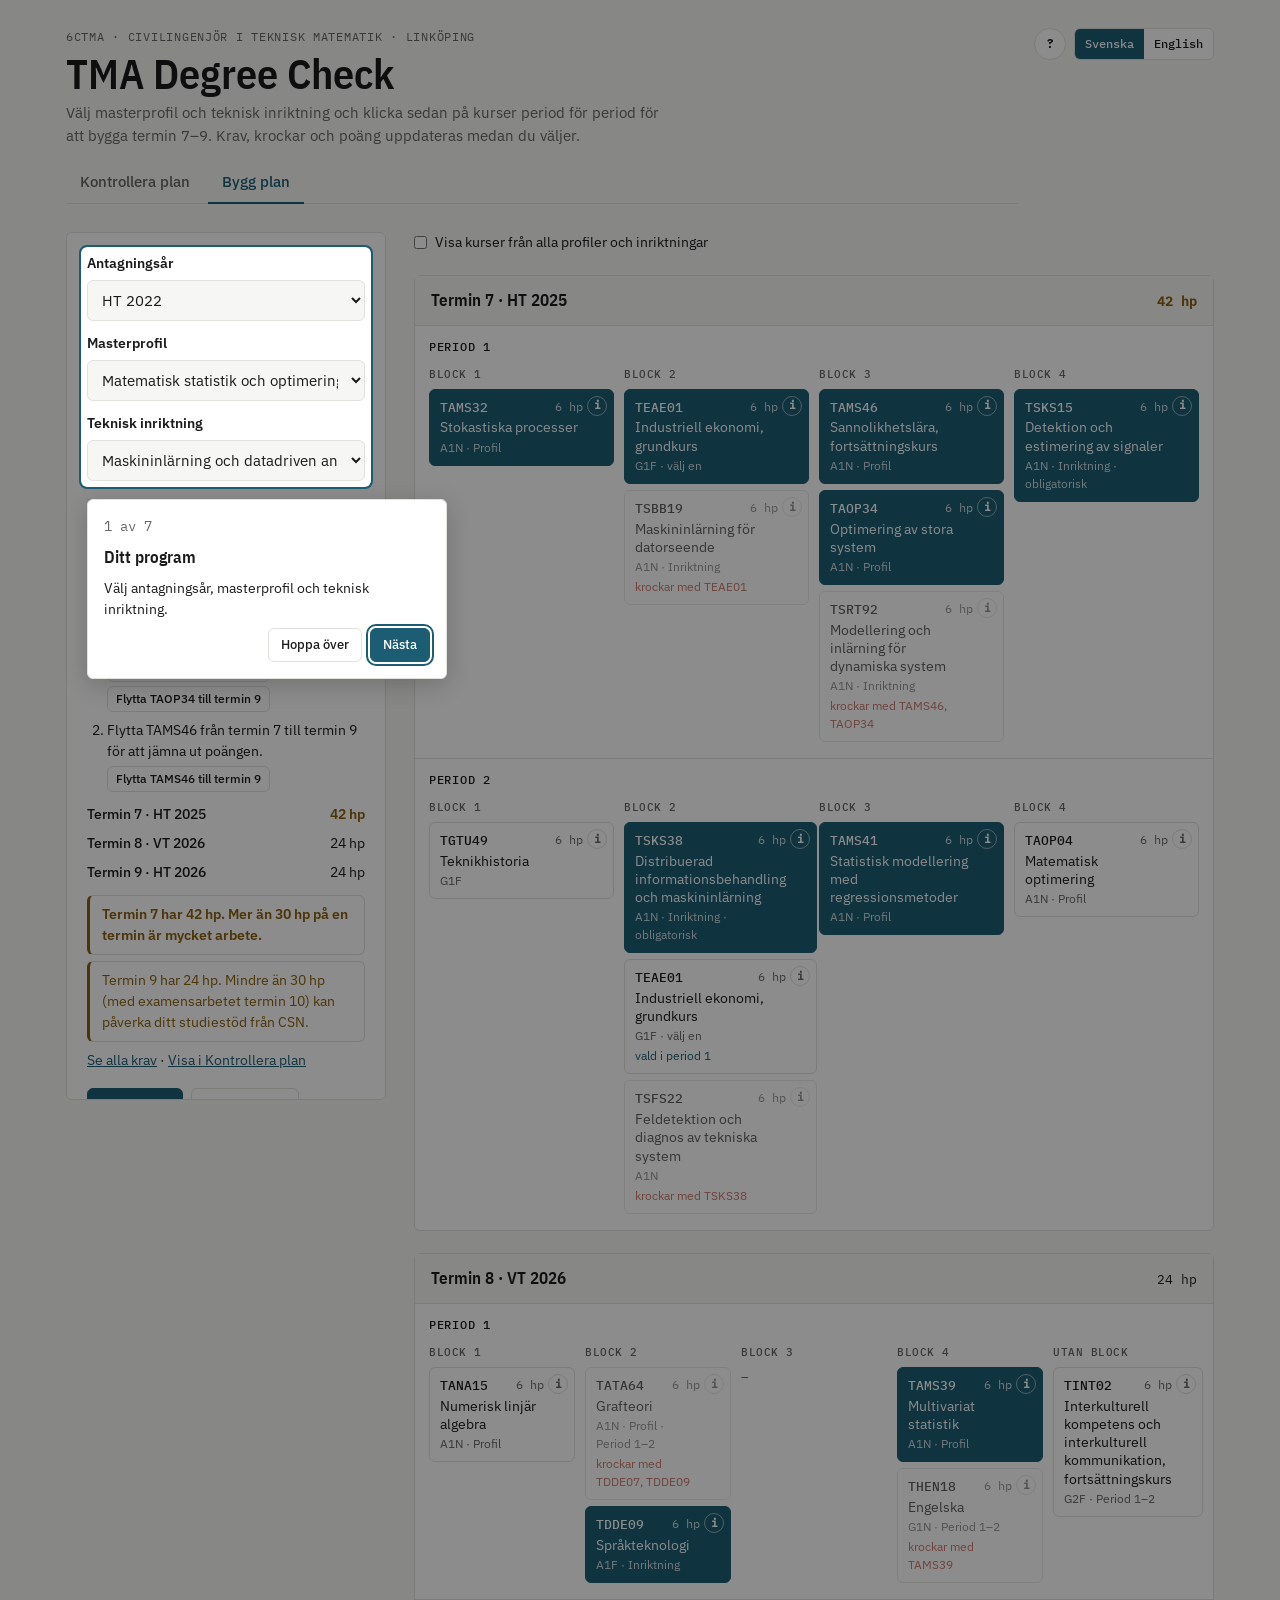
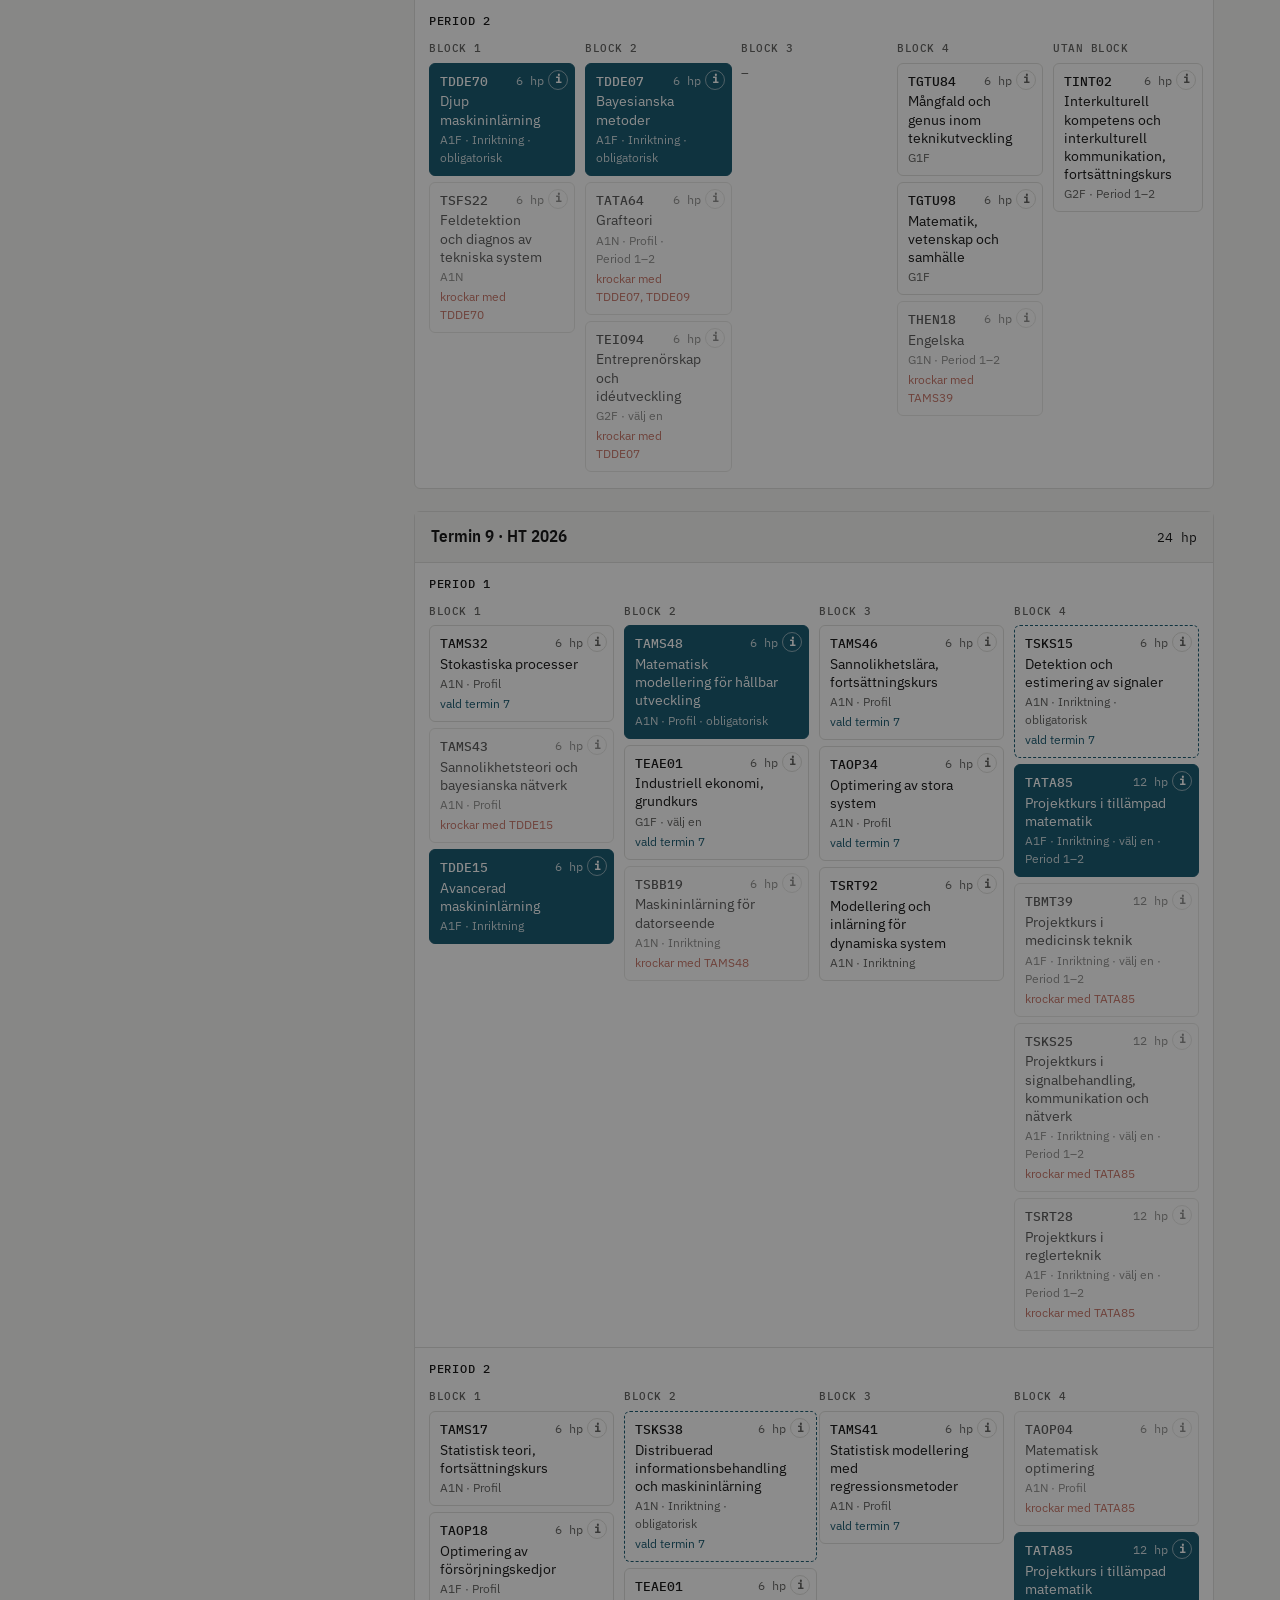
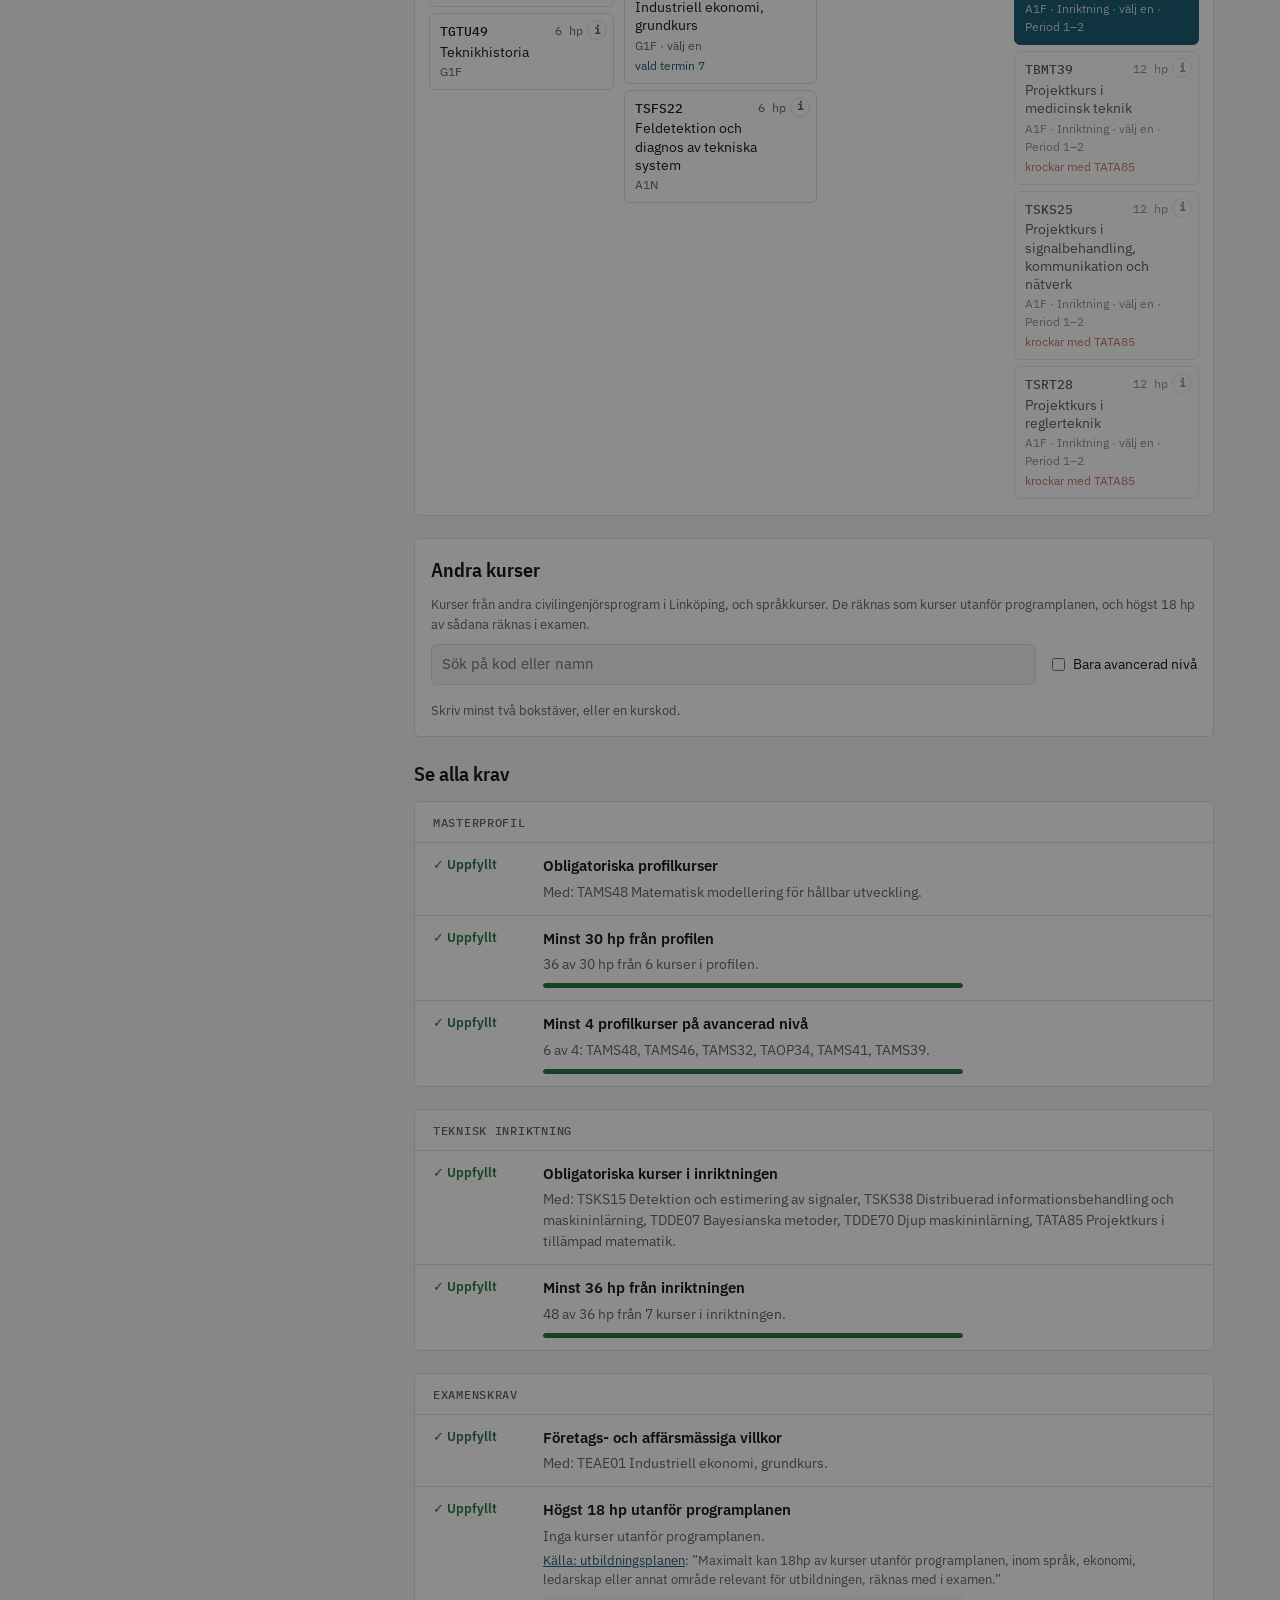
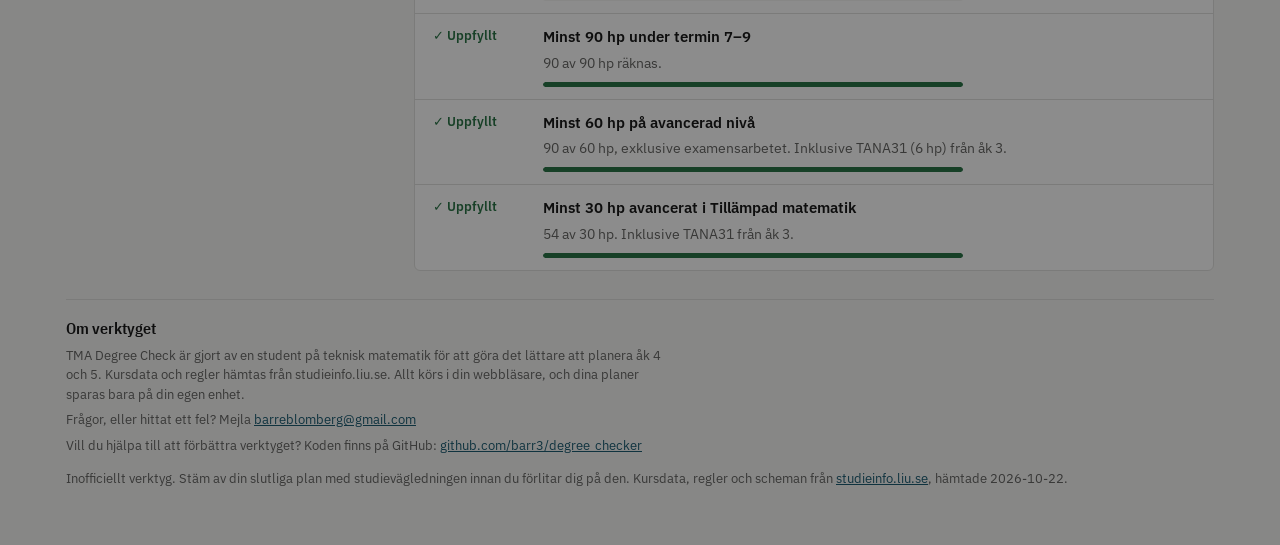
<file: planera.html>
<!doctype html>
<html lang="sv">
<head>
<meta charset="utf-8">
<meta name="viewport" content="width=device-width, initial-scale=1, viewport-fit=cover">
<meta name="description" content="Bygg din plan för termin 7–9 på Civilingenjör i teknisk matematik (6CTMA, Linköpings universitet) period för period, med krav, schemakrockar och poäng.">
<title>Bygg plan – TMA Degree Check</title>
<link rel="icon" type="image/png" sizes="64x64" href="favicon-64.png">
<link rel="apple-touch-icon" href="apple-touch-icon.png">
<!-- Fonts are served from this site (fonts/, SIL OFL) so the page talks to one server; the body font is preloaded. -->
<link rel="preload" href="fonts/ibm-plex-sans-latin-400-normal.woff2" as="font" type="font/woff2" crossorigin>
<style>
@font-face { font-family: "IBM Plex Sans"; font-weight: 400; font-display: swap; src: url("fonts/ibm-plex-sans-latin-400-normal.woff2") format("woff2"); }
@font-face { font-family: "IBM Plex Sans"; font-weight: 500; font-display: swap; src: url("fonts/ibm-plex-sans-latin-500-normal.woff2") format("woff2"); }
@font-face { font-family: "IBM Plex Sans"; font-weight: 600; font-display: swap; src: url("fonts/ibm-plex-sans-latin-600-normal.woff2") format("woff2"); }
@font-face { font-family: "IBM Plex Sans Condensed"; font-weight: 600; font-display: swap; src: url("fonts/ibm-plex-sans-condensed-latin-600-normal.woff2") format("woff2"); }
@font-face { font-family: "IBM Plex Mono"; font-weight: 400; font-display: swap; src: url("fonts/ibm-plex-mono-latin-400-normal.woff2") format("woff2"); }
@font-face { font-family: "IBM Plex Mono"; font-weight: 500; font-display: swap; src: url("fonts/ibm-plex-mono-latin-500-normal.woff2") format("woff2"); }
/* Layout: a two-column audit sheet. Plan inputs on the left, the requirement checklist on the right, course breakdown and timetable below.
   Flat: white surfaces, hairline borders, neutral greys. Color as outlines and text rather than fills: green met, red not met / collision, blue accent. */
:root {
  --bg: #f6f6f5;
  --surface: #ffffff;
  --field: #f6f6f5;
  --ink: #1b1b1b;
  --muted: #666664;
  --line: #e1e1de;
  --strong: #2b2b2b;   /* selected chips, active toggle */
  --accent: #1d5d73;   /* links, focus, selection, course roles */
  --accent-soft: #e8eff2;
  --ok: #2b7547;
  --bad: #b23f2c;
  --warn: #8a5f0e;
  --radius: 6px;
  --font-display: "IBM Plex Sans Condensed", "Arial Narrow", system-ui, sans-serif;
  --font-body: "IBM Plex Sans", system-ui, -apple-system, "Segoe UI", sans-serif;
  --font-mono: "IBM Plex Mono", ui-monospace, "SFMono-Regular", Menlo, monospace;
}
@media (prefers-color-scheme: dark) {
  :root:not([data-theme="light"]) {
    --bg: #141414; --surface: #1b1b1b; --field: #232323; --ink: #e8e8e6; --muted: #a0a09d; --line: #303030;
    --strong: #e8e8e6; --accent: #7fbdd2; --accent-soft: #1f2c31; --ok: #6cc48e; --bad: #f08c77; --warn: #e0b45c; color-scheme: dark;
  }
}
:root[data-theme="dark"] {
  --bg: #141414; --surface: #1b1b1b; --field: #232323; --ink: #e8e8e6; --muted: #a0a09d; --line: #303030;
  --strong: #e8e8e6; --accent: #7fbdd2; --accent-soft: #1f2c31; --ok: #6cc48e; --bad: #f08c77; --warn: #e0b45c; color-scheme: dark;
}

* { box-sizing: border-box; }
[hidden] { display: none !important; }
body {
  margin: 0;
  background: var(--bg); color: var(--ink); font-family: var(--font-body); font-size: 15px; line-height: 1.5;
}
.wrap {
  max-width: 1180px; margin: 0 auto;
  padding-block: 28px 56px;
  padding-left: max(16px, env(safe-area-inset-left, 0px));
  padding-right: max(16px, env(safe-area-inset-right, 0px));
  display: grid; gap: 28px;
}
header { display: grid; grid-template-columns: minmax(0, 1fr) auto; gap: 6px 16px; align-items: start; }
header > :not(.header-tools) { grid-column: 1; }
.header-tools { grid-column: 2; grid-row: 1 / span 3; display: flex; gap: 8px; align-items: center; }
.lang { display: flex; border: 1px solid var(--line); border-radius: var(--radius); overflow: hidden; }
.help { width: 32px; height: 32px; padding: 0; border-radius: 50%; font-weight: 600; }
.tabs { grid-column: 1 / -1; display: flex; gap: 4px; border-bottom: 1px solid var(--line); margin-top: 10px; }
.tabs a { padding: 8px 14px; color: var(--muted); text-decoration: none; font-weight: 500; border-bottom: 2px solid transparent; margin-bottom: -1px; }
.tabs a:hover { color: var(--ink); }
.tabs a[aria-current="page"] { color: var(--accent); border-bottom-color: var(--accent); }
@media (max-width: 520px) { header { grid-template-columns: minmax(0, 1fr); } .header-tools { grid-column: 1; grid-row: auto; } }
.lang button { border: 0; border-radius: 0; padding: 6px 10px; font-family: var(--font-mono); font-size: 12px; }
.lang button[aria-pressed="true"] { background: var(--accent); color: var(--surface); }
.eyebrow { font-family: var(--font-mono); font-size: 12px; letter-spacing: .06em; text-transform: uppercase; color: var(--muted); }
h1 { font-family: var(--font-display); font-weight: 600; font-size: clamp(30px, 5vw, 42px); line-height: 1.05; margin: 0; text-wrap: balance; }
header p { margin: 0; color: var(--muted); max-width: 68ch; }
h2 { font-family: var(--font-display); font-weight: 600; font-size: 20px; margin: 0; }
h3 { font-size: 12px; font-family: var(--font-mono); font-weight: 500; letter-spacing: .06em; text-transform: uppercase; color: var(--muted); margin: 0; }
code, .mono { font-family: var(--font-mono); font-size: .92em; }

.layout { display: grid; grid-template-columns: minmax(0, 380px) minmax(0, 1fr); gap: 28px; align-items: start; }
@media (max-width: 860px) { .layout { grid-template-columns: minmax(0, 1fr); } }

.panel { background: var(--surface); border: 1px solid var(--line); border-radius: var(--radius); padding: 20px; display: grid; gap: 18px; min-width: 0; }
.field { display: grid; gap: 6px; }
label { font-weight: 600; font-size: 14px; }
select, textarea {
  font: inherit; color: var(--ink); background: var(--field); border: 1px solid var(--line); border-radius: var(--radius);
  padding: 9px 10px; width: 100%;
}
textarea { font-family: var(--font-mono); font-size: 14px; min-height: 150px; resize: vertical; line-height: 1.6; }
select:focus-visible, textarea:focus-visible, button:focus-visible, a:focus-visible { outline: 2px solid var(--accent); outline-offset: 2px; }
.hint { font-size: 13px; color: var(--muted); margin: 0; }
.row { display: flex; flex-wrap: wrap; gap: 8px; align-items: center; }
button {
  font: inherit; font-size: 13px; font-weight: 500; cursor: pointer; border-radius: var(--radius); padding: 6px 12px;
  border: 1px solid var(--line); background: var(--surface); color: var(--ink);
}
button:hover { border-color: var(--accent); color: var(--accent); }
.lang button[aria-pressed="true"]:hover { color: var(--surface); }
.example-tag { font-size: 12px; font-family: var(--font-mono); color: var(--warn); }

/* Course picker */
.picker { display: grid; gap: 14px; border-top: 1px solid var(--line); padding-top: 18px; }
.picker-group { display: grid; gap: 8px; }
.chips { display: flex; flex-wrap: wrap; gap: 6px; }
.chip {
  font-family: var(--font-mono); font-size: 12.5px; padding: 4px 8px; border-radius: var(--radius);
  border: 1px solid var(--line); background: var(--surface); color: var(--ink); display: inline-flex; gap: 6px; align-items: baseline;
}
.chip .hp { color: var(--muted); font-size: 11.5px; }
.chip .tag { font-size: 10.5px; color: var(--accent); }
.chip[aria-pressed="true"] { background: var(--accent); border-color: var(--accent); color: var(--surface); }
.chip[aria-pressed="true"] .hp, .chip[aria-pressed="true"] .tag { color: var(--surface); opacity: .75; }

/* Results */
.results { display: grid; gap: 22px; min-width: 0; }
.verdict { display: grid; grid-template-columns: auto minmax(0, 1fr) auto; gap: 16px; align-items: center; padding: 18px 20px; border-radius: var(--radius); border: 1px solid var(--line); background: var(--surface); }
@media (max-width: 520px) { .verdict .export-open { grid-column: 1 / -1; justify-self: start; } }

/* Export dialog */
dialog { border: 1px solid var(--line); border-radius: var(--radius); background: var(--surface); color: var(--ink); padding: 0; width: min(520px, calc(100vw - 32px)); max-height: calc(100dvh - 32px); }
dialog::backdrop { background: rgba(0, 0, 0, .35); }
dialog form { display: grid; gap: 16px; padding: 20px; }
dialog fieldset { border: 0; margin: 0; padding: 0; display: grid; gap: 8px; }
dialog legend { font-weight: 600; font-size: 14px; margin-bottom: 6px; padding: 0; }
.format { display: grid; grid-template-columns: auto minmax(0, 1fr); gap: 2px 10px; align-items: baseline; border: 1px solid var(--line); border-radius: var(--radius); padding: 10px 12px; cursor: pointer; font-weight: 400; }
.format:has(input:checked) { border-color: var(--accent); }
.format input { margin: 0; accent-color: var(--accent); }
.format b { font-weight: 600; }
.format span { grid-column: 2; font-size: 13px; color: var(--muted); }
.export-status { border: 1px solid var(--line); border-left: 3px solid var(--ok); border-radius: var(--radius); padding: 10px 12px; font-size: 14px; }
.export-status.bad { border-left-color: var(--bad); }
.export-status strong { display: block; }
.export-status.bad strong { color: var(--bad); }
.export-status ul { margin: 6px 0; padding-left: 18px; display: grid; gap: 2px; }
.export-status p { margin: 6px 0 0; color: var(--muted); }
.export-error { color: var(--bad); font-size: 14px; margin: 0; }
.dialog-buttons { justify-content: flex-end; }
button.primary { background: var(--accent); border-color: var(--accent); color: var(--surface); }
button.primary:hover { color: var(--surface); opacity: .9; }
button:disabled { opacity: .5; cursor: default; }
.verdict .score { font-family: var(--font-display); font-size: 40px; line-height: 1; font-variant-numeric: tabular-nums; }
.verdict .score small { font-size: 20px; color: var(--muted); }
.verdict strong { display: block; font-size: 17px; }
.verdict span { color: var(--muted); font-size: 14px; display: block; }
.verdict .clash-line { color: var(--bad); }
.verdict.reqs-ok .score { color: var(--ok); }
.verdict.reqs-bad .score { color: var(--bad); }
.verdict.all-ok { border-color: var(--ok); }
.verdict.has-clash, .verdict.reqs-bad { border-color: var(--bad); }

.warnings { display: grid; gap: 6px; margin: 0; padding: 0; list-style: none; }
.warnings li { border: 1px solid var(--line); border-left: 3px solid var(--warn); border-radius: var(--radius); background: var(--surface); padding: 8px 12px; font-size: 14px; color: var(--warn); }

.req-group { display: grid; gap: 0; background: var(--surface); border: 1px solid var(--line); border-radius: var(--radius); overflow: hidden; }
.req-group > h3 { padding: 12px 18px 10px; border-bottom: 1px solid var(--line); }
.req { display: grid; grid-template-columns: 96px minmax(0, 1fr); gap: 4px 14px; padding: 12px 18px; border-bottom: 1px solid var(--line); }
.req:last-child { border-bottom: 0; }
.pill { grid-row: span 2; align-self: start; justify-self: start; font-size: 13px; font-weight: 600; white-space: nowrap; }
.pill.ok { color: var(--ok); }
.pill.bad { color: var(--bad); }
.pill.ok::before { content: "✓ "; }
.pill.bad::before { content: "✗ "; }
.req-title { font-weight: 600; }
.req-detail { color: var(--muted); font-size: 14px; overflow-wrap: anywhere; }
.meter { grid-column: 2; height: 5px; background: var(--field); border-radius: 3px; position: relative; overflow: hidden; margin-top: 4px; max-width: 420px; }
.meter i { position: absolute; inset: 0 auto 0 0; background: var(--ok); border-radius: 3px; }
.meter.bad i { background: var(--bad); }
@media (max-width: 520px) { .req { grid-template-columns: minmax(0, 1fr); padding: 12px 14px; } .pill { grid-row: auto; } .meter { grid-column: 1; } }

.table-wrap { overflow-x: auto; background: var(--surface); border: 1px solid var(--line); border-radius: var(--radius); }
table { border-collapse: collapse; width: 100%; font-size: 14px; }
th, td { text-align: left; padding: 9px 14px; border-bottom: 1px solid var(--line); vertical-align: top; }
th { font-family: var(--font-mono); font-weight: 500; font-size: 11.5px; letter-spacing: .05em; text-transform: uppercase; color: var(--muted); white-space: nowrap; }
tbody tr:last-child td { border-bottom: 0; }
tr.sem-head th { background: var(--field); color: var(--ink); font-family: var(--font-display); font-size: 15px; font-weight: 600; letter-spacing: 0; text-transform: none; padding: 8px 14px; }
tr.sem-head th span { float: right; font-family: var(--font-mono); font-size: 12.5px; font-weight: 500; font-variant-numeric: tabular-nums; }
tr.period-head td { font-family: var(--font-mono); font-size: 11.5px; letter-spacing: .05em; text-transform: uppercase; color: var(--muted); padding: 10px 14px 4px; border-bottom: 0; }
td.num { font-variant-numeric: tabular-nums; text-align: right; white-space: nowrap; }
td.code { font-family: var(--font-mono); white-space: nowrap; }
tr.clashing td.code { color: var(--bad); font-weight: 600; }
td select { width: auto; padding: 4px 6px; font-size: 13px; font-family: var(--font-mono); }
.slots { display: block; font-family: var(--font-mono); font-size: 11.5px; color: var(--muted); margin-top: 3px; min-width: 9em; }
.role { font-size: 13px; color: var(--muted); }
.role.profile, .role.spec { color: var(--accent); font-weight: 500; }
.role.outside { color: var(--warn); }
.role.excluded { text-decoration: line-through; }
.course-note { display: block; font-size: 12.5px; color: var(--muted); }
.empty { padding: 18px; color: var(--muted); }

/* Timetable */
.tt-summary { display: flex; flex-wrap: wrap; gap: 8px; }
.sem-tile { background: var(--surface); border: 1px solid var(--line); border-radius: var(--radius); padding: 8px 14px; display: grid; min-width: 104px; }
.sem-tile b { font-family: var(--font-display); font-size: 22px; font-weight: 600; font-variant-numeric: tabular-nums; line-height: 1.1; }
.sem-tile span { font-size: 12px; color: var(--muted); }
.ok-note { font-size: 14px; margin: 0; }
.ok-note::before { content: "✓ "; color: var(--ok); font-weight: 600; }
.caveat { border: 1px solid var(--line); border-left: 3px solid var(--warn); background: var(--surface); border-radius: var(--radius); padding: 12px 14px; font-size: 14px; margin: 0; color: var(--muted); }
.caveat strong { display: block; color: var(--warn); }
.clash { background: var(--surface); border: 1px solid var(--line); border-left: 3px solid var(--bad); border-radius: var(--radius); padding: 16px 18px; display: grid; gap: 12px; min-width: 0; }
.clash-head { display: grid; gap: 2px; }
.clash-head strong { font-size: 16px; }
.clash-head span { color: var(--muted); font-size: 14px; }
.alts { list-style: none; margin: 0; padding: 0; display: grid; gap: 0; }
.alts li { display: grid; grid-template-columns: minmax(0, 1fr) auto; gap: 4px 12px; align-items: start; padding: 10px 0; border-top: 1px solid var(--line); font-size: 14px; }
.alts li > div { min-width: 0; overflow-wrap: anywhere; }
.alt-kind { font-family: var(--font-mono); font-size: 11px; letter-spacing: .05em; text-transform: uppercase; color: var(--accent); display: block; }
.alt-meta { color: var(--muted); font-size: 13px; display: block; }
.search-links { font-size: 13px; color: var(--muted); }
a { color: var(--accent); }

.assumed { display: grid; gap: 8px; }
.assumed ul { margin: 0; padding-left: 18px; color: var(--muted); font-size: 14px; display: grid; gap: 4px; max-width: 75ch; }
footer { color: var(--muted); font-size: 13px; border-top: 1px solid var(--line); padding-top: 16px; display: grid; gap: 4px; }
@media (prefers-reduced-motion: no-preference) { .meter i { transition: width .25s ease; } }

input[type="text"], input[type="search"] {
  font: inherit; color: var(--ink); background: var(--field); border: 1px solid var(--line); border-radius: var(--radius); padding: 8px 10px; min-width: 0;
}
input:focus-visible { outline: 2px solid var(--accent); outline-offset: 2px; }

/* Saved plans */
.saved { display: grid; gap: 8px; border-top: 1px solid var(--line); padding-top: 16px; }
.save-as { display: grid; gap: 6px; }
.save-as input { flex: 1 1 160px; }

/* Credit and CSN warnings */
.load-list { list-style: none; margin: 0; padding: 0; display: grid; gap: 6px; }
.load-list li { border: 1px solid var(--line); border-left: 3px solid var(--warn); border-radius: var(--radius); background: var(--surface); padding: 8px 12px; font-size: 14px; color: var(--warn); }
.req-ref { display: block; margin-top: 4px; font-size: 12.5px; }

/* Footer and about */
footer { display: grid; gap: 14px; }
.about { display: grid; gap: 6px; max-width: 75ch; }
.about h2 { font-size: 16px; color: var(--ink); }
.about p, .fineprint { margin: 0; }

/* Confirm dialog body */
#confirm-body p { margin: 0; font-size: 14px; }

/* Guided tour */
.tour { position: fixed; inset: 0; z-index: 50; }
.tour-spot { position: fixed; border-radius: var(--radius); box-shadow: 0 0 0 9999px rgba(0, 0, 0, .45); outline: 2px solid var(--accent); pointer-events: none; }
.tour-card { position: fixed; width: min(360px, calc(100vw - 16px)); background: var(--surface); color: var(--ink); border: 1px solid var(--line); border-radius: var(--radius); padding: 16px; display: grid; gap: 8px; box-shadow: 0 6px 24px rgba(0, 0, 0, .18); }
.tour-card h2 { font-size: 17px; }
.tour-card p { margin: 0; font-size: 14px; }
.tour-count { color: var(--muted); font-family: var(--font-mono); font-size: 11.5px; }

/* Toast */
.toast { position: fixed; left: 50%; transform: translateX(-50%); bottom: calc(16px + env(safe-area-inset-bottom, 0px)); z-index: 40; max-width: min(520px, calc(100vw - 32px));
  background: var(--surface); color: var(--warn); border: 1px solid var(--line); border-left: 3px solid var(--warn); border-radius: var(--radius); padding: 10px 14px; font-size: 14px; box-shadow: 0 4px 16px rgba(0, 0, 0, .12); }

/* Build a plan */
.planner { grid-template-columns: minmax(0, 320px) minmax(0, 1fr); }
.side { position: sticky; top: 16px; max-height: calc(100vh - 32px); overflow: auto; }
@media (max-width: 860px) { .planner { grid-template-columns: minmax(0, 1fr); } .side { position: static; max-height: none; } }
.settings { display: grid; gap: 12px; }
.summary { display: grid; gap: 8px; border-top: 1px solid var(--line); padding-top: 16px; }
.summary h2 { font-size: 17px; }
.summary p { margin: 0; }
.sum-line { font-weight: 600; }
.sum-line.ok { color: var(--ok); }
.sum-line.bad { color: var(--bad); }
.sum-missing, .sum-clashes { margin: 0; padding-left: 18px; font-size: 13.5px; color: var(--muted); display: grid; gap: 2px; }
.sum-clashes { color: var(--bad); }
.sem-sum { border-collapse: collapse; font-size: 14px; }
.sem-sum th { font: inherit; font-weight: 500; color: var(--ink); text-transform: none; letter-spacing: 0; padding: 4px 0; text-align: left; }
.sem-sum td { padding: 4px 0; text-align: right; font-variant-numeric: tabular-nums; border: 0; }
.sem-sum th { border: 0; }
.heavy { color: var(--warn); font-weight: 600; }
.sum-links { font-size: 13.5px; }
.toggle { display: inline-flex; gap: 8px; align-items: center; font-weight: 400; font-size: 14px; cursor: pointer; }
.toggle input { accent-color: var(--accent); margin: 0; }

.builder { display: grid; gap: 22px; min-width: 0; }
.grid { display: grid; gap: 22px; }
.sem { background: var(--surface); border: 1px solid var(--line); border-radius: var(--radius); }
.sem > header { display: flex; justify-content: space-between; align-items: baseline; gap: 12px; padding: 12px 16px; border-bottom: 1px solid var(--line); background: var(--field); }
.sem > header h2 { font-size: 17px; }
.sem-hp { font-family: var(--font-mono); font-size: 13px; font-variant-numeric: tabular-nums; }
.block { display: grid; gap: 6px; }
.block h4 { margin: 0; font-family: var(--font-mono); font-size: 11px; font-weight: 500; letter-spacing: .05em; text-transform: uppercase; color: var(--muted); }

.course { position: relative; border: 1px solid var(--line); border-radius: var(--radius); background: var(--surface); }
.c-main { display: grid; gap: 2px; text-align: left; width: 100%; padding: 8px 30px 8px 10px; background: transparent; border: 0; border-radius: var(--radius); font-weight: 400; color: inherit; }
.c-main:hover { color: inherit; }
.course:hover { border-color: var(--accent); }
.c-link { position: absolute; top: 6px; right: 6px; width: 20px; height: 20px; display: grid; place-items: center; border: 1px solid var(--line); border-radius: 50%;
  font-family: var(--font-mono); font-size: 11px; font-weight: 600; text-decoration: none; color: var(--muted); background: var(--surface); }
.c-link:hover { color: var(--accent); border-color: var(--accent); }
.c-head { display: flex; justify-content: space-between; gap: 8px; }
.c-code { font-family: var(--font-mono); font-size: 12.5px; font-weight: 500; }
.c-hp { font-family: var(--font-mono); font-size: 12px; color: var(--muted); }
.c-name { font-size: 13.5px; line-height: 1.35; overflow-wrap: break-word; hyphens: auto; }
.c-meta { font-size: 12px; color: var(--muted); }
.c-note { font-size: 12px; }
.course.mandatory:not(.selected) { border-style: dashed; border-color: var(--accent); }
.course.selected { background: var(--accent); border-color: var(--accent); color: var(--surface); }
.course.selected .c-hp, .course.selected .c-meta { color: var(--surface); opacity: .8; }
.course.selected .c-link { background: transparent; color: var(--surface); border-color: rgba(255, 255, 255, .5); }
.course.conflict { opacity: .7; }
.course.conflict .c-note { color: var(--bad); }
.course.elsewhere .c-note { color: var(--accent); }

/* Each period across the full width, blocks as columns so the same block lines up in both periods */
.period-row { padding: 12px 14px 16px; display: grid; gap: 10px; }
.period-row + .period-row { border-top: 1px solid var(--line); }
.period-row h3 { color: var(--ink); }
.block-cols { display: grid; grid-template-columns: repeat(var(--cols), minmax(0, 1fr)); gap: 10px; }
.block-cols .block { align-content: start; }
@media (max-width: 900px) { .block-cols { grid-template-columns: repeat(2, minmax(0, 1fr)); } }
@media (max-width: 520px) { .block-cols { grid-template-columns: minmax(0, 1fr); } }

/* How to meet the requirements */
.todo { display: grid; gap: 6px; }
.todo ol { margin: 0; padding-left: 20px; display: grid; gap: 8px; font-size: 14px; }
.todo-actions { display: flex; flex-wrap: wrap; gap: 4px; margin-top: 4px; }
.todo-actions button { font-size: 12px; padding: 3px 8px; }
#todo .todo { background: var(--surface); border: 1px solid var(--line); border-left: 3px solid var(--accent); border-radius: var(--radius); padding: 14px 16px; }
.course-link { color: inherit; text-decoration-color: var(--line); text-underline-offset: 3px; }
.course-link:hover { color: var(--accent); }

.other { display: grid; gap: 10px; background: var(--surface); border: 1px solid var(--line); border-radius: var(--radius); padding: 16px; }
.other p { margin: 0; }
.other-controls { display: flex; flex-wrap: wrap; gap: 10px 16px; align-items: center; }
.other-controls input[type="search"] { flex: 1 1 240px; }
.other-results { list-style: none; margin: 0; padding: 0; display: grid; }
.other-results li { padding: 10px 0; border-top: 1px solid var(--line); }
.other-results li.hint { border-top: 0; padding: 6px 0 0; }
.other-item { display: grid; grid-template-columns: minmax(0, 1fr) auto; gap: 6px 12px; align-items: center; font-size: 14px; }
.other-item .c-meta { display: block; }
.other-item .row { justify-content: flex-end; }
@media (max-width: 520px) { .other-item { grid-template-columns: minmax(0, 1fr); } .other-item .row { justify-content: flex-start; } }
.all-reqs { display: grid; gap: 12px; }

</style>
</head>
<body>
<div class="wrap">
  <header>
    <div class="eyebrow" data-i18n="eyebrow"></div>
    <h1>TMA Degree Check</h1>
    <p data-i18n="planIntro"></p>
    <div class="header-tools">
      <button type="button" class="help" id="help" data-i18n-title="helpTitle" aria-label="?">?</button>
      <div class="lang" role="group" aria-label="Språk / Language">
        <button type="button" id="lang-sv" lang="sv">Svenska</button>
        <button type="button" id="lang-en" lang="en">English</button>
      </div>
    </div>
    <nav class="tabs" aria-label="Sidor / Pages">
      <a href="index.html" id="nav-check" data-i18n="navCheck"></a>
      <a href="planera.html" id="nav-plan" data-i18n="navPlan"></a>
    </nav>
  </header>

  <div class="layout planner">
    <div class="panel side" id="plan">
      <div class="settings" id="plan-settings">
        <div class="field">
          <label for="cohort" data-i18n="cohort"></label>
          <select id="cohort"></select>
        </div>
        <div class="field">
          <label for="profile" data-i18n="profile"></label>
          <select id="profile"></select>
        </div>
        <div class="field">
          <label for="spec" data-i18n="spec"></label>
          <select id="spec"></select>
        </div>
      </div>
      <div class="summary" id="summary" aria-live="polite"></div>
      <div class="row">
        <button type="button" class="primary" id="export-open" data-i18n="exportOpen"></button>
        <button type="button" id="clear-plan" data-i18n="clearPlan"></button>
      </div>
      <div class="saved" id="saved-plans">
        <label for="saved-select" data-i18n="savedTitle"></label>
        <select id="saved-select"></select>
        <div class="row">
          <button type="button" id="plan-save" data-i18n="planSave"></button>
          <button type="button" id="plan-save-as" data-i18n="planSaveAs"></button>
          <button type="button" id="plan-delete" data-i18n="planDelete"></button>
        </div>
        <form class="save-as" id="save-as" hidden>
          <label for="plan-name" data-i18n="planName"></label>
          <div class="row">
            <input id="plan-name" type="text" maxlength="60" data-i18n-placeholder="planNamePlaceholder">
            <button type="submit" class="primary" data-i18n="planNameOk"></button>
            <button type="button" id="plan-name-cancel" data-i18n="planNameCancel"></button>
          </div>
        </form>
        <p class="hint" id="saved-status" aria-live="polite"></p>
      </div>
    </div>

    <section class="builder">
      <label class="toggle"><input type="checkbox" id="show-all"> <span data-i18n="showAll"></span></label>
      <div class="grid" id="grid"></div>

      <section class="other" id="other">
        <h2 data-i18n="otherTitle"></h2>
        <p class="hint" id="other-hint"></p>
        <div class="other-controls">
          <input type="search" id="other-search" data-i18n-placeholder="otherSearch" autocomplete="off">
          <label class="toggle"><input type="checkbox" id="other-adv"> <span data-i18n="otherAdvanced"></span></label>
        </div>
        <ul class="other-results" id="other-results"></ul>
      </section>

      <section class="all-reqs" id="all-reqs">
        <h2 data-i18n="seeAll"></h2>
        <div class="results" id="reqs"></div>
      </section>
    </section>
  </div>
  <div class="toast" id="toast" role="status" hidden></div>


  <footer id="about">
    <div class="about">
      <h2 data-i18n="aboutTitle"></h2>
      <p data-i18n="aboutText"></p>
      <p><span data-i18n="contactText"></span> <span id="contact"></span></p>
      <p><span data-i18n="githubText"></span> <a href="https://github.com/barr3/degree_checker" target="_blank" rel="noopener">github.com/barr3/degree_checker</a></p>
    </div>
    <p class="fineprint"><span data-i18n="unofficial"></span> <span id="source-line"></span></p>
  </footer>
</div>

<dialog id="export-dialog" aria-labelledby="export-title">
  <form id="export-form" method="dialog">
    <h2 id="export-title" data-i18n="exportTitle"></h2>
    <fieldset>
      <legend data-i18n="exportFormat"></legend>
      <label class="format"><input type="radio" name="format" value="pdf" id="format-pdf" checked><b>PDF</b><span data-i18n="exportPdfHint"></span></label>
      <label class="format"><input type="radio" name="format" value="xlsx" id="format-xlsx"><b>Excel (.xlsx)</b><span data-i18n="exportXlsxHint"></span></label>
    </fieldset>
    <div id="export-status" class="export-status"></div>
    <p class="export-error" id="export-error" hidden></p>
    <div class="row dialog-buttons">
      <button type="button" id="export-cancel" data-i18n="exportCancel"></button>
      <button type="submit" id="export-go" class="primary"></button>
    </div>
  </form>
</dialog>

<dialog id="confirm-dialog" aria-labelledby="confirm-title">
  <form method="dialog">
    <h2 id="confirm-title"></h2>
    <div id="confirm-body"></div>
    <div class="row dialog-buttons">
      <button type="button" id="confirm-cancel"></button>
      <button type="button" id="confirm-ok" class="primary"></button>
    </div>
  </form>
</dialog>

<div class="tour" id="tour" hidden>
  <div class="tour-spot" id="tour-spot"></div>
  <div class="tour-card" id="tour-card" role="dialog" aria-modal="true" aria-labelledby="tour-title">
    <p class="tour-count" id="tour-count"></p>
    <h2 id="tour-title"></h2>
    <p id="tour-text"></p>
    <div class="row dialog-buttons">
      <button type="button" id="tour-skip"></button>
      <button type="button" id="tour-back"></button>
      <button type="button" id="tour-next" class="primary"></button>
    </div>
  </div>
</div>

<script>
const PAGE = 'plan';
const DATA = [{"id":"5270","label":"HT 2022","rules":{"profileHp":30,"profileAdvCourses":4,"specHp":36,"outsideMax":18,"outsideText":"Maximalt kan 18hp av kurser utanför programplanen, inom språk, ekonomi, ledarskap eller annat område relevant för utbildningen, räknas med i examen.","businessText":["TEAE01","TEIO94"]},"business":["TEAE01","TEIO94"],"courses":{"TATB01":{"n":"Matematisk grundkurs","ne":"Foundation Course in Mathematics","hp":6.0,"l":"G1N","tm":true},"TANA82":{"n":"Ingenjörsprojekt","ne":"Engineering Project","hp":6.0,"l":"G1N","tm":true},"TATA24":{"n":"Linjär algebra","ne":"Linear Algebra","hp":8.0,"l":"G1N","tm":true},"TATB05":{"n":"Matematisk modellering","ne":"Mathematical Modeling","hp":4.0,"l":"G1N","tm":true},"TATA41":{"n":"Envariabelanalys 1","ne":"Calculus in One Variable 1","hp":6.0,"l":"G1F","tm":true},"TATA42":{"n":"Envariabelanalys 2","ne":"Calculus in One Variable 2","hp":6.0,"l":"G1F","tm":true},"TDDE44":{"n":"Programmering, grundkurs","ne":"Introduction to Computer Programming","hp":8.0,"l":"G1N","tm":false},"TFYB04":{"n":"Mekanik och grundläggande fysikaliska begrepp","ne":"Mechanics and Fundamental Physical Concepts","hp":8.0,"l":"G1F","tm":false},"TBMT32":{"n":"Medicintekniska utblickar","ne":"Perspectives on Biomedical Engineering","hp":2.0,"l":"G1N","tm":false},"TFFM12":{"n":"Fysikaliska utblickar","ne":"Perspectives on Physics","hp":2.0,"l":"G1X","tm":false},"TATA40":{"n":"Matematiska utblickar","ne":"Perspectives on Mathematics","hp":1.0,"l":"G1N","tm":true},"TGTU96":{"n":"Hållbar studiesituation","ne":"Sustainable study situation","hp":2.0,"l":"G1N","tm":false},"TATA43":{"n":"Flervariabelanalys","ne":"Calculus in Several Variables","hp":8.0,"l":"G1F","tm":true},"TANA21":{"n":"Beräkningsmatematik","ne":"Scientific Computing","hp":6.0,"l":"G1F","tm":true},"TATA32":{"n":"Diskret matematik","ne":"Discrete Mathematics","hp":8.0,"l":"G1N","tm":true},"TATA44":{"n":"Vektoranalys","ne":"Vector Analysis","hp":4.0,"l":"G1F","tm":true},"TATA45":{"n":"Komplex analys","ne":"Complex Analysis","hp":6.0,"l":"G2F","tm":true},"TFYB06":{"n":"Elektromagnetism","ne":"Electromagnetism","hp":6.0,"l":"G2X","tm":false},"TAMS14":{"n":"Sannolikhetslära","ne":"Probability, First Course","hp":4.0,"l":"G1F","tm":true},"TAOP07":{"n":"Optimeringslära grundkurs","ne":"Introduction to Optimization","hp":6.0,"l":"G1F","tm":true},"TATA53":{"n":"Linjär algebra, överkurs","ne":"Linear Algebra, Honours Course","hp":6.0,"l":"G2F","tm":true},"TFYB07":{"n":"Elektromagnetiska vågor","ne":"Electromagnetic Waves","hp":2.0,"l":"G2F","tm":false},"TAOP24":{"n":"Optimeringslära fortsättningskurs","ne":"Optimization, Advanced Course","hp":6.0,"l":"G2F","tm":true},"TSKS34":{"n":"Komplexa nätverk","ne":"Complex Networks","hp":6.0,"l":"G2F","tm":false},"TPTE06":{"n":"Praktik","ne":"Industrial Placement","hp":6.0,"l":"G2F","tm":false},"TAMS24":{"n":"Statistisk teori, grk","ne":"Statistics, First Course","hp":4.0,"l":"G2F","tm":true},"TATA77":{"n":"Fourieranalys","ne":"Fourier Analysis","hp":6.0,"l":"G2F","tm":true},"TDDE71":{"n":"Programmering och datastrukturer","ne":"Programming and Data Structures","hp":8.0,"l":"G2F","tm":false},"TDDE69":{"n":"Maskininlärning, grundkurs","ne":"Machine Learning, Basic Course","hp":6.0,"l":"G2F","tm":false},"TSBB36":{"n":"Multidimensionell signal- och bildanalys","ne":"Multidimensional Signal and Image Analysis","hp":6.0,"l":"G2X","tm":false},"TATB06":{"n":"Teknisk matematik kandidatprojekt","ne":"Applied Mathematics - Bachelor Project","hp":16.0,"l":"G2X","tm":true},"TSKS37":{"n":"Tekniska beräkningar i Python","ne":"Engineering Computations in Python","hp":2.0,"l":"G1F","tm":false},"TSRT12":{"n":"Reglerteknik","ne":"Automatic Control","hp":6.0,"l":"G2F","tm":false},"TINT01":{"n":"Introduktionskurs i interkulturell kompetens","ne":"Introduction to Intercultural Competence","hp":2.0,"l":"G1N","tm":false},"TANA31":{"n":"Beräkningsmetoder för ordinära och partiella differentialekvationer","ne":"Computational Methods for Ordinary and Partial Differential Equations","hp":6.0,"l":"A1N","tm":true},"TEAE01":{"n":"Industriell ekonomi, grundkurs","ne":"Industrial Economics, Basic Course","hp":6.0,"l":"G1F","tm":false,"sem":[7,9],"s":{"HT":[[[2,"2"]],[[1,"2"]]]}},"TGTU49":{"n":"Teknikhistoria","ne":"History of Technology","hp":6.0,"l":"G1F","tm":false,"sem":[7],"s":{"HT":[[[2,"1"]]]}},"TAMS32":{"n":"Stokastiska processer","ne":"Stochastic Processes","hp":6.0,"l":"A1N","tm":true,"sem":[7],"s":{"HT":[[[1,"1"]]]}},"TAMS46":{"n":"Sannolikhetslära, fortsättningskurs","ne":"Probability Theory, Second Course","hp":6.0,"l":"A1N","tm":true,"sem":[7],"s":{"HT":[[[1,"3"]]]}},"TATA34":{"n":"Analys, överkurs","ne":"Real Analysis, Honours Course","hp":6.0,"l":"G2F","tm":true,"sem":[7],"s":{"HT":[[[1,"4"],[2,"4"]]]}},"TATA55":{"n":"Abstrakt algebra","ne":"Abstract Algebra","hp":6.0,"l":"G2F","tm":true,"sem":[7],"s":{"HT":[[[1,"3"],[2,"3"]]]}},"TATA74":{"n":"Differentialgeometri","ne":"Differential Geometry","hp":6.0,"l":"G2F","tm":true,"sem":[7],"s":{"HT":[[[1,"3"],[2,"3"]]]}},"TATM85":{"n":"Funktionalanalys","ne":"Functional Analysis","hp":6.0,"l":"A1N","tm":true,"sem":[7],"s":{"HT":[[[1,"2"],[2,"2"]]]}},"TATA71":{"n":"Ordinära differentialekvationer och dynamiska system","ne":"Ordinary Differential Equations and Dynamical Systems","hp":6.0,"l":"G2F","tm":true,"sem":[7],"s":{"HT":[[[2,"2"]]]}},"TAOP34":{"n":"Optimering av stora system","ne":"Large Scale Optimization","hp":6.0,"l":"A1N","tm":true,"sem":[7],"s":{"HT":[[[1,"3"]]]}},"TAMS41":{"n":"Statistisk modellering med regressionsmetoder","ne":"Statistical Modelling with Regression Methods","hp":6.0,"l":"A1N","tm":true,"sem":[7],"s":{"HT":[[[2,"3"]]]}},"TAOP04":{"n":"Matematisk optimering","ne":"Mathematical Optimization","hp":6.0,"l":"A1N","tm":true,"sem":[7],"s":{"HT":[[[2,"4"]]]}},"TSRT92":{"n":"Modellering och inlärning för dynamiska system","ne":"Modelling and Learning for Dynamical Systems","hp":6.0,"l":"A1N","tm":false,"sem":[7,9],"s":{"HT":[[[1,"3"]]]}},"TSFS22":{"n":"Feldetektion och diagnos av tekniska system","ne":"Fault detection and diagnosis of technical systems","hp":6.0,"l":"A1N","tm":false,"sem":[7,8],"s":{"HT":[[[2,"2"]]],"VT":[[[2,"1"]]]}},"TSRT08":{"n":"Optimal styrning","ne":"Optimal Control","hp":6.0,"l":"A1N","tm":false,"sem":[7],"s":{"HT":[[[2,"3"]]]}},"TSRT78":{"n":"Digital signalbehandling","ne":"Digital Signal Processing","hp":6.0,"l":"A1F","tm":false,"sem":[7],"s":{"HT":[[[2,"2"]]]}},"TBME04":{"n":"Anatomi och fysiologi","ne":"Anatomy and Physiology","hp":6.0,"l":"G2F","tm":false,"sem":[7],"s":{"HT":[[[1,"3"]]]}},"TBMT42":{"n":"Systembiologi, digitala tvillingar och AI","ne":"Systems Biology, Digital Twins and AI","hp":6.0,"l":"A1N","tm":false,"sem":[7],"s":{"HT":[[[1,"1"]]]}},"TBMT01":{"n":"Analys av bioelektriska signaler","ne":"Biomedical Signal Processing","hp":6.0,"l":"A1F","tm":false,"sem":[7],"s":{"HT":[[[2,"1"]]]}},"TMQU03":{"n":"Offensiv kvalitetsutveckling, gk","ne":"Quality Management and Engineering","hp":6.0,"l":"G2F","tm":false,"sem":[7],"s":{"HT":[[[1,"2"]]]}},"TMQU12":{"n":"Lean Production","ne":"Lean Production","hp":6.0,"l":"A1N","tm":false,"sem":[7],"s":{"HT":[[[2,"2"]]]}},"TPPE17":{"n":"Corporate Finance","ne":"Corporate Finance","hp":6.0,"l":"G2F","tm":false,"sem":[7],"s":{"HT":[[[1,"4"]]]}},"TPPE29":{"n":"Finansiella marknader och instrument","ne":"Financial Markets and Instruments","hp":6.0,"l":"A1N","tm":false,"sem":[7],"s":{"HT":[[[2,"2"]]]}},"TFYA18":{"n":"Fysikens matematiska metoder","ne":"Mathematical Methods of Physics","hp":6.0,"l":"A1N","tm":true,"sem":[7],"s":{"HT":[[[1,"3"]]]}},"TFYA40":{"n":"Analytisk mekanik","ne":"Analytical Mechanics","hp":6.0,"l":"A1N","tm":true,"sem":[7],"s":{"HT":[[[1,"1"],[2,"3"]]]}},"TFFY54":{"n":"Kvantmekanik","ne":"Quantum Mechanics","hp":6.0,"l":"A1N","tm":false,"sem":[7],"s":{"HT":[[[1,"2"]]]}},"TFYA12":{"n":"Termodynamik och statistisk mekanik","ne":"Thermodynamics and Statistical Mechanics","hp":6.0,"l":"G2F","tm":false,"sem":[7],"s":{"HT":[[[2,"4"]]]}},"TSKS15":{"n":"Detektion och estimering av signaler","ne":"Detection and Estimation of Signals","hp":6.0,"l":"A1N","tm":false,"sem":[7],"s":{"HT":[[[1,"4"]]]}},"TSBB19":{"n":"Maskininlärning för datorseende","ne":"Machine Learning for Computer Vision","hp":6.0,"l":"A1N","tm":false,"sem":[7],"s":{"HT":[[[1,"2"]]]}},"TSKS38":{"n":"Distribuerad informationsbehandling och maskininlärning","ne":"Distributed Information Processing and Machine Learning","hp":6.0,"l":"A1N","tm":false,"sem":[7],"s":{"HT":[[[2,"2"]]]}},"TSBB08":{"n":"Digital bildbehandling grundkurs","ne":"Digital Image Processing","hp":6.0,"l":"A1N","tm":false,"sem":[7],"s":{"HT":[[[1,"4"]]]}},"TSDT14":{"n":"Signalteori","ne":"Signal Theory","hp":6.0,"l":"A1N","tm":false,"sem":[7],"s":{"HT":[[[1,"1"]]]}},"TSBB21":{"n":"Beräkningsfotografi","ne":"Computational Photography","hp":6.0,"l":"A1F","tm":false,"sem":[7],"s":{"HT":[[[2,"4"]]]}},"TDDD38":{"n":"Avancerad programmering i C++","ne":"Advanced Programming in C++","hp":6.0,"l":"A1N","tm":false,"sem":[7],"s":{"HT":[[[1,"2"],[2,"1"]]]}},"TDDD72":{"n":"Logik","ne":"Logic","hp":6.0,"l":"G1F","tm":false,"sem":[7],"s":{"HT":[[[2,"2"]]]}},"THEN18":{"n":"Engelska","ne":"English","hp":6.0,"l":"G1N","tm":false,"sem":[8],"s":{"VT":[[[1,"4"],[2,"4"]]]}},"TINT02":{"n":"Interkulturell kompetens och interkulturell kommunikation, fortsättningskurs","ne":"Intercultural Competence and Intercultural Communication, Continued Course","hp":6.0,"l":"G2F","tm":false,"sem":[8],"s":{"VT":[[[1,"-"],[2,"-"]]]}},"TEIO94":{"n":"Entreprenörskap och idéutveckling","ne":"Entrepreneurship and Idea Development","hp":6.0,"l":"G2F","tm":false,"sem":[8],"s":{"VT":[[[2,"2"]]]}},"TGTU84":{"n":"Mångfald och genus inom teknikutveckling","ne":"Diversity and Gender in Engineering","hp":6.0,"l":"G1F","tm":false,"sem":[8],"s":{"VT":[[[2,"4"]]]}},"TGTU98":{"n":"Matematik, vetenskap och samhälle","ne":"Mathematics, Science and Society","hp":6.0,"l":"G1F","tm":false,"sem":[8],"s":{"VT":[[[2,"4"]]]}},"TANA15":{"n":"Numerisk linjär algebra","ne":"Numerical Linear Algebra","hp":6.0,"l":"A1N","tm":true,"sem":[8],"s":{"VT":[[[1,"1"]]]}},"TATA27":{"n":"Partiella differentialekvationer","ne":"Partial Differential Equations","hp":6.0,"l":"A1N","tm":true,"coord":["TATA66"],"sem":[8],"s":{"VT":[[[1,"3"],[2,"3"]]]}},"TATA54":{"n":"Talteori","ne":"Number Theory","hp":6.0,"l":"G2F","tm":true,"coord":["TATA64"],"sem":[8],"s":{"VT":[[[1,"2"],[2,"2"]]]}},"TATA64":{"n":"Grafteori","ne":"Graph Theory","hp":6.0,"l":"A1N","tm":true,"coord":["TATA54"],"sem":[8],"s":{"VT":[[[1,"2"],[2,"2"]]]}},"TATA66":{"n":"Fourier- och waveletanalys","ne":"Fourier and Wavelet Analysis","hp":6.0,"l":"A1N","tm":true,"coord":["TATA27"],"sem":[8],"s":{"VT":[[[1,"3"],[2,"3"]]]}},"TAMS39":{"n":"Multivariat statistik","ne":"Multivariate Statistical Methods","hp":6.0,"l":"A1N","tm":true,"sem":[8],"s":{"VT":[[[1,"4"]]]}},"TSRT09":{"n":"Reglerteori","ne":"Control Theory","hp":6.0,"l":"A1N","tm":false,"sem":[8],"s":{"VT":[[[1,"3"]]]}},"TSRT07":{"n":"Industriell reglerteknik","ne":"Industrial Control Systems","hp":6.0,"l":"A1N","tm":false,"sem":[8],"s":{"VT":[[[1,"2"]]]}},"TSRT14":{"n":"Sensorfusion","ne":"Sensor Fusion","hp":6.0,"l":"A1N","tm":false,"sem":[8],"s":{"VT":[[[2,"3"]]]}},"TBMT09":{"n":"Fysiologiska tryck och flöden","ne":"Physiological Pressures and Flows","hp":6.0,"l":"A1N","tm":false,"sem":[8],"s":{"VT":[[[1,"1"]]]}},"TBME08":{"n":"Biomedicinsk modellering och simulering","ne":"Biomedical Modeling and Simulation","hp":6.0,"l":"A1N","tm":false,"sem":[8],"s":{"VT":[[[2,"3"]]]}},"TMQU31":{"n":"Statistisk kvalitetsstyrning","ne":"Statistical Quality Control","hp":6.0,"l":"A1N","tm":false,"sem":[8],"s":{"VT":[[[1,"2"]]]}},"TEIO13":{"n":"Ledarskap och industriellt förändringsarbete","ne":"Leadership and Organizational Change","hp":6.0,"l":"A1N","tm":false,"sem":[8],"s":{"VT":[[[1,"4"]]]}},"TMQU04":{"n":"Six Sigma Quality","ne":"Six Sigma Quality","hp":6.0,"l":"A1F","tm":false,"sem":[8],"s":{"VT":[[[2,"2"]]]}},"TMQU13":{"n":"Kundfokuserad produkt- och tjänsteutveckling","ne":"Customer Focused Product and Service Development","hp":6.0,"l":"A1N","tm":false,"sem":[8],"s":{"VT":[[[2,"4"]]]}},"TAMS29":{"n":"Stokastiska processer för finansmarknadsmodeller","ne":"Stochastic Processes Applied to Financial Models","hp":6.0,"l":"A1F","tm":true,"sem":[8],"s":{"VT":[[[1,"3"]]]}},"TPPE32":{"n":"Finansiell riskhantering","ne":"Financial Risk Management","hp":6.0,"l":"A1F","tm":false,"sem":[8],"s":{"VT":[[[1,"2"]]]}},"TPPE33":{"n":"Portföljförvaltning","ne":"Portfolio Management","hp":6.0,"l":"A1N","tm":false,"sem":[8],"s":{"VT":[[[2,"2"]]]}},"TATA75":{"n":"Relativitetsteori","ne":"Theory of Relativity","hp":6.0,"l":"A1F","tm":true,"sem":[8],"s":{"VT":[[[1,"1"],[2,"4"]]]}},"TFYA17":{"n":"Projektlaborationer i fysik","ne":"Advanced Project Work in Applied Physics","hp":6.0,"l":"A1F","tm":false,"sem":[8],"s":{"VT":[[[1,"-"],[2,"-"]]]}},"TFYA36":{"n":"Kaos och icke-linjära fenomen","ne":"Chaos and Non-Linear Phenomena","hp":6.0,"l":"A1N","tm":true,"sem":[8],"s":{"VT":[[[2,"1"]]]}},"TDDE09":{"n":"Språkteknologi","ne":"Natural Language Processing","hp":6.0,"l":"A1F","tm":false,"sem":[8],"s":{"VT":[[[1,"2"]]]}},"TDDE07":{"n":"Bayesianska metoder","ne":"Bayesian Learning","hp":6.0,"l":"A1F","tm":false,"sem":[8],"s":{"VT":[[[2,"2"]]]}},"TDDE70":{"n":"Djup maskininlärning","ne":"Deep Learning","hp":6.0,"l":"A1F","tm":false,"sem":[8],"s":{"VT":[[[2,"1"]]]}},"TSBB34":{"n":"Datorseende för videoanalys","ne":"Computer Vision for Video Analysis","hp":6.0,"l":"A1N","tm":false,"sem":[8],"s":{"VT":[[[1,"1"]]]}},"TSBB33":{"n":"3D-datorseende","ne":"3D Computer Vision","hp":6.0,"l":"A1N","tm":false,"sem":[8],"s":{"VT":[[[2,"3"]]]}},"TDDD20":{"n":"Konstruktion och analys av algoritmer","ne":"Design and Analysis of Algorithms","hp":6.0,"l":"A1N","tm":false,"sem":[8],"s":{"VT":[[[1,"3"]]]}},"TDDD95":{"n":"Algoritmisk problemlösning","ne":"Algorithmic Problem Solving","hp":6.0,"l":"A1F","tm":false,"sem":[8],"s":{"VT":[[[1,"1"],[2,"4"]]]}},"TAMS48":{"n":"Matematisk modellering för hållbar utveckling","ne":"Mathematical Modelling for Sustainable Development","hp":6.0,"l":"A1N","tm":true,"sem":[9],"s":{"HT":[[[1,"2"]]]}},"TATA78":{"n":"Komplex analys fk","ne":"Complex Analysis, Second Course","hp":6.0,"l":"A1N","tm":true,"coord":["TATB10"],"sem":[9],"s":{"HT":[[[1,"3"],[2,"3"]]]}},"TATB10":{"n":"Matrisanalys","ne":"Matrix Analysis","hp":6.0,"l":"A1N","tm":true,"coord":["TATA78"],"sem":[9],"s":{"HT":[[[1,"1"],[2,"3"]]]}},"TATM38":{"n":"Matematiska modeller i biologi","ne":"Mathematical Models in Biology","hp":6.0,"l":"A1N","tm":true,"sem":[9],"s":{"HT":[[[1,"3"]]]}},"TAMS43":{"n":"Sannolikhetsteori och bayesianska nätverk","ne":"Probability Theory and Bayesian Networks","hp":6.0,"l":"A1N","tm":true,"sem":[9],"s":{"HT":[[[1,"1"]]]}},"TAMS17":{"n":"Statistisk teori, fortsättningskurs","ne":"Statistical Theory, Advanced Course","hp":6.0,"l":"A1N","tm":true,"sem":[9],"s":{"HT":[[[2,"1"]]]}},"TAOP18":{"n":"Optimering av försörjningskedjor","ne":"Supply Chain Optimization","hp":6.0,"l":"A1F","tm":true,"sem":[9],"s":{"HT":[[[2,"1"]]]}},"TSFS12":{"n":"Autonoma farkoster - planering, reglering och lärande system","ne":"Autonomous Vehicles - Planning, Control, and Learning Systems","hp":6.0,"l":"A1N","tm":false,"sem":[9],"s":{"HT":[[[1,"1"]]]}},"TATA85":{"n":"Projektkurs i tillämpad matematik","ne":"Project Course in Applied Mathematics","hp":12.0,"l":"A1F","tm":true,"sem":[9],"s":{"HT":[[[1,"4"],[2,"4"]]]}},"TSRT28":{"n":"Projektkurs i reglerteknik","ne":"Project Course in Automatic Control","hp":12.0,"l":"A1F","tm":false,"sem":[9],"s":{"HT":[[[1,"4"],[2,"4"]]]}},"TBMT39":{"n":"Projektkurs i medicinsk teknik","ne":"Project Course in Biomedical Engineering","hp":12.0,"l":"A1F","tm":false,"sem":[9],"s":{"HT":[[[1,"4"],[2,"4"]]]}},"TBMT57":{"n":"Biomedicinsk optik","ne":"Biomedical Optics","hp":6.0,"l":"A1F","tm":false,"sem":[9],"s":{"HT":[[[1,"1"]]]}},"TMQU47":{"n":"Kvalitetsutveckling och robust konstruktion","ne":"Quality Engineering and Design","hp":6.0,"l":"A1N","tm":false,"sem":[9],"s":{"HT":[[[1,"4"]]]}},"TPPE53":{"n":"Finansiell värderingsmetodik","ne":"Financial Valuation Methodology","hp":6.0,"l":"A1F","tm":false,"sem":[9],"s":{"HT":[[[1,"3"]]]}},"TPPE66":{"n":"Företagsvärdering","ne":"Investment Valuation","hp":6.0,"l":"A1F","tm":false,"sem":[9],"s":{"HT":[[[1,"4"],[2,"4"]]]}},"TPPE61":{"n":"Finansiell optimering","ne":"Financial Optimization","hp":6.0,"l":"A1F","tm":true,"sem":[9],"s":{"HT":[[[2,"2"]]]}},"TFYB13":{"n":"Projektkurs i teknisk fysik","ne":"Project Course in Applied Physics","hp":12.0,"l":"A1F","tm":false,"sem":[9],"s":{"HT":[[[1,"4"],[2,"4"]]]}},"TSKS25":{"n":"Projektkurs i signalbehandling, kommunikation och nätverk","ne":"Project Course in Signal Processing, Communications and Networking","hp":12.0,"l":"A1F","tm":false,"sem":[9],"s":{"HT":[[[1,"4"],[2,"4"]]]}},"TDDE15":{"n":"Avancerad maskininlärning","ne":"Advanced Machine Learning","hp":6.0,"l":"A1F","tm":false,"sem":[9],"s":{"HT":[[[1,"1"]]]}},"TSBB22":{"n":"Projektkurs i bilder och grafik","ne":"Project Course in Images and Graphics","hp":12.0,"l":"A1F","tm":false,"sem":[9],"s":{"HT":[[[1,"4"],[2,"4"]]]}},"TDDD56":{"n":"Multicore- och GPU-Programmering","ne":"Multicore and GPU Programming","hp":6.0,"l":"A1N","tm":false,"sem":[9],"s":{"HT":[[[2,"2"]]]}},"TDDD08":{"n":"Logikprogrammering","ne":"Logic Programming","hp":6.0,"l":"A1N","tm":false,"sem":[9],"s":{"HT":[[[1,"4"]]]}},"TQXX33":{"n":"Examensarbete","ne":"Degree project - Master’s Thesis","hp":30.0,"l":"A2E","tm":false}},"groups":{"TIAU":{"name":"Autonoma system","name_en":"Autonomous Systems","kind":"spec","c":{"TSRT92":"v","TSFS22":"v","TSRT08":"v","TSRT78":"v","TSRT09":"o","TSRT07":"v","TSRT14":"v","TSFS12":"o","TATA85":"o/v","TSRT28":"o/v"}},"TMBA":{"name":"Beräkningsmatematik och analys","name_en":"Computational Mathematics and Analysis","kind":"profile","c":{"TAMS32":"v","TAMS46":"v","TATA34":"v","TATA55":"v","TATA74":"v","TATM85":"v","TATA71":"v","TANA15":"v","TATA27":"v","TATA54":"v","TATA64":"v","TATA66":"v","TAMS48":"o","TATA78":"v","TATB10":"v","TATM38":"v"}},"TIBM":{"name":"Biomedicinsk modellering och simulering","name_en":"Biomedical Modeling and Simulation","kind":"spec","c":{"TBME04":"o","TBMT42":"o","TBMT01":"v","TBMT09":"o","TBME08":"o","TBMT39":"o","TBMT57":"v"}},"TIKV":{"name":"Datadriven verksamhetsutveckling","name_en":"Data-driven Quality Improvement","kind":"spec","c":{"TMQU03":"o","TMQU12":"o","TMQU31":"o","TEIO13":"v","TMQU04":"o","TMQU13":"v","TATA85":"o","TMQU47":"v"}},"TIFM":{"name":"Finansiell matematik","name_en":"Financial Mathematics","kind":"spec","c":{"TEAE01":"o","TPPE17":"o","TPPE29":"v","TAMS29":"v","TPPE32":"v","TPPE33":"v","TATA85":"o","TPPE53":"v","TPPE66":"v","TPPE61":"o"}},"TIFY":{"name":"Fysik","name_en":"Physics","kind":"spec","c":{"TFYA18":"o","TFYA40":"o","TFFY54":"v","TFYA12":"v","TATA75":"v","TFYA17":"v","TFYA36":"v","TFYB13":"o"}},"TIMI":{"name":"Maskininlärning och datadriven analys","name_en":"Machine Learning and Data Science","kind":"spec","c":{"TSKS15":"o","TSBB19":"v","TSRT92":"v","TSKS38":"o","TDDE09":"v","TDDE07":"o","TDDE70":"o","TATA85":"o/v","TBMT39":"o/v","TSKS25":"o/v","TSRT28":"o/v","TDDE15":"v"}},"TMSO":{"name":"Matematisk statistik och optimeringslära","name_en":"Mathematical Statistics and Optimization","kind":"profile","c":{"TAMS32":"v","TAMS46":"v","TAOP34":"v","TAMS41":"v","TAOP04":"v","TAMS39":"v","TANA15":"v","TATA64":"v","TAMS48":"o","TAMS43":"v","TAMS17":"v","TAOP18":"v"}},"TIMD":{"name":"Matematiskt datorseende","name_en":"Mathematical Computer Vision","kind":"spec","c":{"TSBB08":"o","TSDT14":"o","TSBB21":"o","TSRT78":"v","TSBB34":"v","TSBB33":"o","TDDE70":"v","TSBB22":"o","TDDD56":"v"}},"TITD":{"name":"Teoretisk datalogi","name_en":"Theoretical Computer Science","kind":"spec","c":{"TDDD38":"v","TDDD72":"o","TDDD20":"o","TDDD95":"v","TATA85":"o","TDDD08":"v"}}},"general":{"TEAE01":"o/v","TGTU49":"v","THEN18":"v","TINT02":"v","TEIO94":"o/v","TGTU84":"v","TGTU98":"v","TSFS22":"v","TQXX33":"o"},"early":{"TATB01":"o","TANA82":"o","TATA24":"o","TATB05":"o","TATA41":"o","TATA42":"o","TDDE44":"o","TFYB04":"o","TBMT32":"v","TFFM12":"v","TATA40":"f","TGTU96":"f","TATA43":"o","TANA21":"o","TATA32":"o","TATA44":"o","TATA45":"o","TFYB06":"o","TAMS14":"o","TAOP07":"o","TATA53":"o","TFYB07":"o","TAOP24":"o","TSKS34":"o","TPTE06":"v","TAMS24":"o","TATA77":"o","TDDE71":"o","TDDE69":"o","TSBB36":"o","TATB06":"o","TSKS37":"o","TSRT12":"o","TINT01":"v","TANA31":"o"}},{"id":"5480","label":"HT 2023","rules":{"profileHp":30,"profileAdvCourses":4,"specHp":36,"outsideMax":18,"outsideText":"Maximalt kan 18hp av kurser utanför programplanen, inom språk, ekonomi, ledarskap eller annat område relevant för utbildningen, räknas med i examen.","businessText":["TEAE01","TEIO94"]},"business":["TEAE01","TEAE05","TEIO94"],"courses":{"TATB01":{"n":"Matematisk grundkurs","ne":"Foundation Course in Mathematics","hp":6.0,"l":"G1N","tm":true},"TANA82":{"n":"Ingenjörsprojekt","ne":"Engineering Project","hp":6.0,"l":"G1N","tm":true},"TATA24":{"n":"Linjär algebra","ne":"Linear Algebra","hp":8.0,"l":"G1N","tm":true},"TATB05":{"n":"Matematisk modellering","ne":"Mathematical Modeling","hp":4.0,"l":"G1N","tm":true},"TATA40":{"n":"Matematiska utblickar","ne":"Perspectives on Mathematics","hp":1.0,"l":"G1N","tm":true},"TATA41":{"n":"Envariabelanalys 1","ne":"Calculus in One Variable 1","hp":6.0,"l":"G1F","tm":true},"TATA42":{"n":"Envariabelanalys 2","ne":"Calculus in One Variable 2","hp":6.0,"l":"G1F","tm":true},"TDDE44":{"n":"Programmering, grundkurs","ne":"Introduction to Computer Programming","hp":8.0,"l":"G1N","tm":false},"TFYB04":{"n":"Mekanik och grundläggande fysikaliska begrepp","ne":"Mechanics and Fundamental Physical Concepts","hp":8.0,"l":"G1F","tm":false},"TBMT32":{"n":"Medicintekniska utblickar","ne":"Perspectives on Biomedical Engineering","hp":2.0,"l":"G1N","tm":false},"TFFM12":{"n":"Fysikaliska utblickar","ne":"Perspectives on Physics","hp":2.0,"l":"G1N","tm":false},"TGTU96":{"n":"Hållbar studiesituation","ne":"Sustainable study situation","hp":2.0,"l":"G1N","tm":false},"TATA43":{"n":"Flervariabelanalys","ne":"Calculus in Several Variables","hp":8.0,"l":"G1F","tm":true},"TANA21":{"n":"Beräkningsmatematik","ne":"Scientific Computing","hp":6.0,"l":"G1F","tm":true},"TATA32":{"n":"Diskret matematik","ne":"Discrete Mathematics","hp":8.0,"l":"G1N","tm":true},"TATA44":{"n":"Vektoranalys","ne":"Vector Analysis","hp":4.0,"l":"G1F","tm":true},"TATA45":{"n":"Komplex analys","ne":"Complex Analysis","hp":6.0,"l":"G2F","tm":true},"TFYB06":{"n":"Elektromagnetism","ne":"Electromagnetism","hp":6.0,"l":"G2F","tm":false},"TAMS14":{"n":"Sannolikhetslära","ne":"Probability, First Course","hp":4.0,"l":"G1F","tm":true},"TAOP07":{"n":"Optimeringslära grundkurs","ne":"Introduction to Optimization","hp":6.0,"l":"G1F","tm":true},"TATA53":{"n":"Linjär algebra, överkurs","ne":"Linear Algebra, Honours Course","hp":6.0,"l":"G2F","tm":true},"TFYB07":{"n":"Elektromagnetiska vågor","ne":"Electromagnetic Waves","hp":2.0,"l":"G2F","tm":false},"TAOP24":{"n":"Optimeringslära fortsättningskurs","ne":"Optimization, Advanced Course","hp":6.0,"l":"G2F","tm":true},"TSKS34":{"n":"Komplexa nätverk","ne":"Complex Networks","hp":6.0,"l":"G2F","tm":false},"TPTE06":{"n":"Praktik","ne":"Industrial Placement","hp":6.0,"l":"G2F","tm":false},"TAMS24":{"n":"Statistisk teori, grk","ne":"Statistics, First Course","hp":4.0,"l":"G2F","tm":true},"TATA77":{"n":"Fourieranalys","ne":"Fourier Analysis","hp":6.0,"l":"G2F","tm":true},"TDDE71":{"n":"Programmering och datastrukturer","ne":"Programming and Data Structures","hp":8.0,"l":"G2F","tm":false},"TDDE69":{"n":"Maskininlärning, grundkurs","ne":"Machine Learning, Basic Course","hp":6.0,"l":"G2F","tm":false},"TSBB36":{"n":"Multidimensionell signal- och bildanalys","ne":"Multidimensional Signal and Image Analysis","hp":6.0,"l":"G2F","tm":false},"TATB12":{"n":"Teknisk matematik kandidatprojekt","ne":"Applied Mathematics - Bachelor Project","hp":16.0,"l":"G2X","tm":true},"TSKS37":{"n":"Tekniska beräkningar i Python","ne":"Engineering Computations in Python","hp":2.0,"l":"G1F","tm":false},"TSRT12":{"n":"Reglerteknik","ne":"Automatic Control","hp":6.0,"l":"G2F","tm":false},"TINT01":{"n":"Introduktionskurs i interkulturell kompetens","ne":"Introduction to Intercultural Competence","hp":2.0,"l":"G1N","tm":false,"sem":[7],"s":{"HT":[[[1,"-"]]]}},"TANA31":{"n":"Beräkningsmetoder för ordinära och partiella differentialekvationer","ne":"Computational Methods for Ordinary and Partial Differential Equations","hp":6.0,"l":"A1N","tm":true},"TEAE01":{"n":"Industriell ekonomi, grundkurs","ne":"Industrial Economics, Basic Course","hp":6.0,"l":"G1F","tm":false,"sem":[7,9],"s":{"HT":[[[1,"2"]],[[2,"2"]]]}},"TGTU49":{"n":"Teknikhistoria","ne":"History of Technology","hp":6.0,"l":"G1F","tm":false,"sem":[7],"s":{"HT":[[[2,"1"]]]}},"TAMS32":{"n":"Stokastiska processer","ne":"Stochastic Processes","hp":6.0,"l":"A1N","tm":true,"sem":[7],"s":{"HT":[[[1,"1"]]]}},"TAMS46":{"n":"Sannolikhetslära, fortsättningskurs","ne":"Probability Theory, Second Course","hp":6.0,"l":"A1N","tm":true,"sem":[7],"s":{"HT":[[[1,"3"]]]}},"TATA34":{"n":"Analys, överkurs","ne":"Real Analysis, Honours Course","hp":6.0,"l":"G2F","tm":true,"sem":[7],"s":{"HT":[[[1,"4"],[2,"4"]]]}},"TATA55":{"n":"Abstrakt algebra","ne":"Abstract Algebra","hp":6.0,"l":"G2F","tm":true,"coord":["TATA74"],"sem":[7],"s":{"HT":[[[1,"3"],[2,"3"]]]}},"TATA74":{"n":"Differentialgeometri","ne":"Differential Geometry","hp":6.0,"l":"G2F","tm":true,"coord":["TATA55"],"sem":[7],"s":{"HT":[[[1,"3"],[2,"3"]]]}},"TATM85":{"n":"Funktionalanalys","ne":"Functional Analysis","hp":6.0,"l":"A1N","tm":true,"sem":[7],"s":{"HT":[[[1,"2"],[2,"2"]]]}},"TATA71":{"n":"Ordinära differentialekvationer och dynamiska system","ne":"Ordinary Differential Equations and Dynamical Systems","hp":6.0,"l":"G2F","tm":true,"sem":[7],"s":{"HT":[[[2,"2"]]]}},"TAOP34":{"n":"Optimering av stora system","ne":"Large Scale Optimization","hp":6.0,"l":"A1N","tm":true,"sem":[7],"s":{"HT":[[[1,"3"]]]}},"TAMS41":{"n":"Statistisk modellering med regressionsmetoder","ne":"Statistical Modelling with Regression Methods","hp":6.0,"l":"A1N","tm":true,"sem":[7],"s":{"HT":[[[2,"3"]]]}},"TAOP04":{"n":"Matematisk optimering","ne":"Mathematical Optimization","hp":6.0,"l":"A1N","tm":true,"sem":[7],"s":{"HT":[[[2,"4"]]]}},"TSRT92":{"n":"Modellering och inlärning för dynamiska system","ne":"Modelling and Learning for Dynamical Systems","hp":6.0,"l":"A1N","tm":false,"sem":[7,9],"s":{"HT":[[[1,"3"]]]}},"TSRT08":{"n":"Optimal styrning","ne":"Optimal Control","hp":6.0,"l":"A1N","tm":false,"sem":[7],"s":{"HT":[[[2,"3"]]]}},"TSRT78":{"n":"Digital signalbehandling","ne":"Digital Signal Processing","hp":6.0,"l":"A1F","tm":false,"sem":[7],"s":{"HT":[[[2,"2"]]]}},"TBME04":{"n":"Anatomi och fysiologi","ne":"Anatomy and Physiology","hp":6.0,"l":"G2F","tm":false,"sem":[7],"s":{"HT":[[[1,"3"]]]}},"TBMT42":{"n":"Systembiologi, digitala tvillingar och AI","ne":"Systems Biology, Digital Twins and AI","hp":6.0,"l":"A1N","tm":false,"sem":[7],"s":{"HT":[[[1,"1"]]]}},"TBMT01":{"n":"Analys av bioelektriska signaler","ne":"Biomedical Signal Processing","hp":6.0,"l":"A1F","tm":false,"sem":[7],"s":{"HT":[[[2,"1"]]]}},"TMQU03":{"n":"Offensiv kvalitetsutveckling, gk","ne":"Quality Management and Engineering","hp":6.0,"l":"G2F","tm":false,"sem":[7],"s":{"HT":[[[1,"2"]]]}},"TMQU12":{"n":"Lean Production","ne":"Lean Production","hp":6.0,"l":"A1N","tm":false,"sem":[7],"s":{"HT":[[[2,"2"]]]}},"TPPE17":{"n":"Corporate Finance","ne":"Corporate Finance","hp":6.0,"l":"G2F","tm":false,"sem":[7],"s":{"HT":[[[1,"4"]]]}},"TPPE29":{"n":"Finansiella marknader och instrument","ne":"Financial Markets and Instruments","hp":6.0,"l":"A1N","tm":false,"sem":[7],"s":{"HT":[[[2,"2"]]]}},"TFYA18":{"n":"Fysikens matematiska metoder","ne":"Mathematical Methods of Physics","hp":6.0,"l":"A1N","tm":true,"sem":[7],"s":{"HT":[[[1,"3"]]]}},"TFYA40":{"n":"Analytisk mekanik","ne":"Analytical Mechanics","hp":6.0,"l":"A1N","tm":true,"sem":[7],"s":{"HT":[[[1,"1"],[2,"3"]]]}},"TFFY54":{"n":"Kvantmekanik","ne":"Quantum Mechanics","hp":6.0,"l":"A1N","tm":false,"sem":[7],"s":{"HT":[[[1,"2"]]]}},"TFYB14":{"n":"Termodynamik och statistisk mekanik","ne":"Thermodynamics and Statistical Mechanics","hp":6.0,"l":"G2F","tm":false,"sem":[7],"s":{"HT":[[[2,"4"]]]}},"TSKS15":{"n":"Detektion och estimering av signaler","ne":"Detection and Estimation of Signals","hp":6.0,"l":"A1N","tm":false,"sem":[7],"s":{"HT":[[[1,"4"]]]}},"TSBB19":{"n":"Maskininlärning för datorseende","ne":"Machine Learning for Computer Vision","hp":6.0,"l":"A1N","tm":false,"sem":[7],"s":{"HT":[[[1,"2"]]]}},"TSKS38":{"n":"Distribuerad informationsbehandling och maskininlärning","ne":"Distributed Information Processing and Machine Learning","hp":6.0,"l":"A1N","tm":false,"sem":[7],"s":{"HT":[[[2,"2"]]]}},"TSBB08":{"n":"Digital bildbehandling grundkurs","ne":"Digital Image Processing","hp":6.0,"l":"A1N","tm":false,"sem":[7],"s":{"HT":[[[1,"4"]]]}},"TSDT14":{"n":"Signalteori","ne":"Signal Theory","hp":6.0,"l":"A1N","tm":false,"sem":[7],"s":{"HT":[[[1,"1"]]]}},"TSBB21":{"n":"Beräkningsfotografi","ne":"Computational Photography","hp":6.0,"l":"A1F","tm":false,"sem":[7],"s":{"HT":[[[2,"4"]]]}},"TDDD38":{"n":"Avancerad programmering i C++","ne":"Advanced Programming in C++","hp":6.0,"l":"A1N","tm":false,"sem":[7],"s":{"HT":[[[1,"2"],[2,"1"]]]}},"TDDD72":{"n":"Logik","ne":"Logic","hp":6.0,"l":"G1F","tm":false,"sem":[7],"s":{"HT":[[[2,"2"]]]}},"TGT100":{"n":"Åtgärder för att möta den globala klimatförändringen","ne":"Responding to Global Climate Change","hp":6.0,"l":"G2F","tm":false,"sem":[8],"s":{"VT":[[[1,"4"]]]}},"THEN18":{"n":"Engelska","ne":"English","hp":6.0,"l":"G1N","tm":false,"sem":[8],"s":{"VT":[[[1,"4"],[2,"4"]]]}},"TINT02":{"n":"Interkulturell kompetens och interkulturell kommunikation, fortsättningskurs","ne":"Intercultural Competence and Intercultural Communication, Continued Course","hp":6.0,"l":"G2F","tm":false,"sem":[8],"s":{"VT":[[[1,"-"],[2,"-"]]]}},"TGTU84":{"n":"Mångfald och genus inom teknikutveckling","ne":"Diversity and Gender in Engineering","hp":6.0,"l":"G1F","tm":false,"sem":[8],"s":{"VT":[[[2,"4"]]]}},"TGTU98":{"n":"Matematik, vetenskap och samhälle","ne":"Mathematics, Science and Society","hp":6.0,"l":"G1F","tm":false,"sem":[8],"s":{"VT":[[[2,"4"]]]}},"TANA15":{"n":"Numerisk linjär algebra","ne":"Numerical Linear Algebra","hp":6.0,"l":"A1N","tm":true,"sem":[8],"s":{"VT":[[[1,"1"]]]}},"TATA27":{"n":"Partiella differentialekvationer","ne":"Partial Differential Equations","hp":6.0,"l":"A1N","tm":true,"coord":["TATA66"],"sem":[8],"s":{"VT":[[[1,"3"],[2,"3"]]]}},"TATA54":{"n":"Talteori","ne":"Number Theory","hp":6.0,"l":"G2F","tm":true,"coord":["TATA64"],"sem":[8],"s":{"VT":[[[1,"2"],[2,"2"]]]}},"TATA64":{"n":"Grafteori","ne":"Graph Theory","hp":6.0,"l":"A1N","tm":true,"coord":["TATA54"],"sem":[8],"s":{"VT":[[[1,"2"],[2,"2"]]]}},"TATA66":{"n":"Fourier- och waveletanalys","ne":"Fourier and Wavelet Analysis","hp":6.0,"l":"A1N","tm":true,"coord":["TATA27"],"sem":[8],"s":{"VT":[[[1,"3"],[2,"3"]]]}},"TAMS39":{"n":"Multivariat statistik","ne":"Multivariate Statistical Methods","hp":6.0,"l":"A1N","tm":true,"sem":[8],"s":{"VT":[[[1,"4"]]]}},"TSRT09":{"n":"Reglerteori","ne":"Control Theory","hp":6.0,"l":"A1N","tm":false,"sem":[8],"s":{"VT":[[[1,"3"]]]}},"TSRT07":{"n":"Industriell reglerteknik","ne":"Industrial Control Systems","hp":6.0,"l":"A1N","tm":false,"sem":[8],"s":{"VT":[[[1,"2"]]]}},"TSRT14":{"n":"Sensorfusion","ne":"Sensor Fusion","hp":6.0,"l":"A1N","tm":false,"sem":[8],"s":{"VT":[[[2,"3"]]]}},"TBMT09":{"n":"Fysiologiska tryck och flöden","ne":"Physiological Pressures and Flows","hp":6.0,"l":"A1N","tm":false,"sem":[8],"s":{"VT":[[[1,"1"]]]}},"TBME08":{"n":"Biomedicinsk modellering och simulering","ne":"Biomedical Modeling and Simulation","hp":6.0,"l":"A1N","tm":false,"sem":[8],"s":{"VT":[[[2,"3"]]]}},"TMQU31":{"n":"Statistisk kvalitetsstyrning","ne":"Statistical Quality Control","hp":6.0,"l":"A1N","tm":false,"sem":[8],"s":{"VT":[[[1,"2"]]]}},"TEIO13":{"n":"Ledarskap och industriellt förändringsarbete","ne":"Leadership and Organizational Change","hp":6.0,"l":"A1N","tm":false,"sem":[8],"s":{"VT":[[[1,"4"]]]}},"TMQU04":{"n":"Six Sigma Quality","ne":"Six Sigma Quality","hp":6.0,"l":"A1F","tm":false,"sem":[8],"s":{"VT":[[[2,"2"]]]}},"TMQU13":{"n":"Kundfokuserad produkt- och tjänsteutveckling","ne":"Customer Focused Product and Service Development","hp":6.0,"l":"A1N","tm":false,"sem":[8],"s":{"VT":[[[2,"4"]]]}},"TAMS29":{"n":"Stokastiska processer för finansmarknadsmodeller","ne":"Stochastic Processes Applied to Financial Models","hp":6.0,"l":"A1F","tm":true,"sem":[8],"s":{"VT":[[[1,"3"]]]}},"TPPE32":{"n":"Finansiell riskhantering","ne":"Financial Risk Management","hp":6.0,"l":"A1F","tm":false,"sem":[8],"s":{"VT":[[[1,"2"]]]}},"TPPE33":{"n":"Portföljförvaltning","ne":"Portfolio Management","hp":6.0,"l":"A1N","tm":false,"sem":[8],"s":{"VT":[[[2,"2"]]]}},"TATA75":{"n":"Relativitetsteori","ne":"Theory of Relativity","hp":6.0,"l":"A1F","tm":true,"sem":[8],"s":{"VT":[[[1,"1"],[2,"4"]]]}},"TFYA17":{"n":"Projektlaborationer i fysik","ne":"Advanced Project Work in Applied Physics","hp":6.0,"l":"A1F","tm":false,"sem":[8],"s":{"VT":[[[1,"-"],[2,"-"]]]}},"TDDE70":{"n":"Djup maskininlärning","ne":"Deep Learning","hp":6.0,"l":"A1F","tm":false,"sem":[8],"s":{"VT":[[[1,"1"]]]}},"TDDE07":{"n":"Bayesianska metoder","ne":"Bayesian Learning","hp":6.0,"l":"A1F","tm":false,"sem":[8],"s":{"VT":[[[2,"2"]]]}},"TDDE09":{"n":"Språkteknologi","ne":"Natural Language Processing","hp":6.0,"l":"A1F","tm":false,"sem":[8],"s":{"VT":[[[2,"1"]]]}},"TSBB34":{"n":"Datorseende för videoanalys","ne":"Computer Vision for Video Analysis","hp":6.0,"l":"A1N","tm":false,"sem":[8],"s":{"VT":[[[1,"1"]]]}},"TSBB33":{"n":"3D-datorseende","ne":"3D Computer Vision","hp":6.0,"l":"A1N","tm":false,"sem":[8],"s":{"VT":[[[2,"3"]]]}},"TDDD20":{"n":"Konstruktion och analys av algoritmer","ne":"Design and Analysis of Algorithms","hp":6.0,"l":"A1N","tm":false,"sem":[8],"s":{"VT":[[[1,"3"]]]}},"TDDD95":{"n":"Algoritmisk problemlösning","ne":"Algorithmic Problem Solving","hp":6.0,"l":"A1F","tm":false,"sem":[8],"s":{"VT":[[[1,"1"],[2,"4"]]]}},"TDDE91":{"n":"Säkerhet och integritet för maskininlärning","ne":"Security and Privacy in Machine Learning","hp":6.0,"l":"A1N","tm":false,"sem":[9],"s":{"HT":[[[1,"3"]]]}},"TEAE05":{"n":"Resursteori","ne":"Resource Theory","hp":6.0,"l":"G1N","tm":false,"sem":[9],"s":{"HT":[[[2,"3"]]]}},"TAMS48":{"n":"Matematisk modellering för hållbar utveckling","ne":"Mathematical Modelling for Sustainable Development","hp":6.0,"l":"A1N","tm":true,"sem":[9],"s":{"HT":[[[1,"2"]]]}},"TATA78":{"n":"Komplex analys fk","ne":"Complex Analysis, Second Course","hp":6.0,"l":"A1N","tm":true,"coord":["TATB10"],"sem":[9],"s":{"HT":[[[1,"3"],[2,"3"]]]}},"TATB10":{"n":"Matrisanalys","ne":"Matrix Analysis","hp":6.0,"l":"A1N","tm":true,"coord":["TATA78"],"sem":[9],"s":{"HT":[[[1,"1"],[2,"3"]]]}},"TATM38":{"n":"Matematiska modeller i biologi","ne":"Mathematical Models in Biology","hp":6.0,"l":"A1N","tm":true,"sem":[9],"s":{"HT":[[[1,"3"]]]}},"TAMS43":{"n":"Sannolikhetsteori och bayesianska nätverk","ne":"Probability Theory and Bayesian Networks","hp":6.0,"l":"A1N","tm":true,"sem":[9],"s":{"HT":[[[1,"1"]]]}},"TAMS17":{"n":"Statistisk teori, fortsättningskurs","ne":"Statistical Theory, Advanced Course","hp":6.0,"l":"A1N","tm":true,"sem":[9],"s":{"HT":[[[2,"1"]]]}},"TAOP18":{"n":"Optimering av försörjningskedjor","ne":"Supply Chain Optimization","hp":6.0,"l":"A1F","tm":true,"sem":[9],"s":{"HT":[[[2,"1"]]]}},"TSFS12":{"n":"Autonoma farkoster - planering, reglering och lärande system","ne":"Autonomous Vehicles - Planning, Control, and Learning Systems","hp":6.0,"l":"A1N","tm":false,"sem":[9],"s":{"HT":[[[1,"1"]]]}},"TATA85":{"n":"Projektkurs i tillämpad matematik","ne":"Project Course in Applied Mathematics","hp":12.0,"l":"A1F","tm":true,"sem":[9],"s":{"HT":[[[1,"4"],[2,"4"]]]}},"TSRT28":{"n":"Projektkurs i reglerteknik","ne":"Project Course in Automatic Control","hp":12.0,"l":"A1F","tm":false,"sem":[9],"s":{"HT":[[[1,"4"],[2,"4"]]]}},"TBMT39":{"n":"Projektkurs i medicinsk teknik","ne":"Project Course in Biomedical Engineering","hp":12.0,"l":"A1F","tm":false,"sem":[9],"s":{"HT":[[[1,"4"],[2,"4"]]]}},"TBMT57":{"n":"Biomedicinsk optik","ne":"Biomedical Optics","hp":6.0,"l":"A1F","tm":false,"sem":[9],"s":{"HT":[[[1,"1"]]]}},"TMQU47":{"n":"Kvalitetsutveckling och robust konstruktion","ne":"Quality Engineering and Design","hp":6.0,"l":"A1N","tm":false,"sem":[9],"s":{"HT":[[[1,"4"]]]}},"TPPE61":{"n":"Finansiell optimering","ne":"Financial Optimization","hp":6.0,"l":"A1F","tm":true,"sem":[9],"s":{"HT":[[[1,"2"],[2,"2"]]]}},"TPPE53":{"n":"Finansiell värderingsmetodik","ne":"Financial Valuation Methodology","hp":6.0,"l":"A1F","tm":false,"sem":[9],"s":{"HT":[[[1,"3"]]]}},"TPPE66":{"n":"Företagsvärdering","ne":"Investment Valuation","hp":6.0,"l":"A1F","tm":false,"sem":[9],"s":{"HT":[[[1,"4"],[2,"4"]]]}},"TFYB13":{"n":"Projektkurs i teknisk fysik","ne":"Project Course in Applied Physics","hp":12.0,"l":"A1F","tm":false,"sem":[9],"s":{"HT":[[[1,"4"],[2,"4"]]]}},"TFYA36":{"n":"Kaos och icke-linjära fenomen","ne":"Chaos and Non-Linear Phenomena","hp":6.0,"l":"A1N","tm":true,"sem":[9],"s":{"HT":[[[2,"2"]]]}},"TSKS25":{"n":"Projektkurs i signalbehandling, kommunikation och nätverk","ne":"Project Course in Signal Processing, Communications and Networking","hp":12.0,"l":"A1F","tm":false,"sem":[9],"s":{"HT":[[[1,"4"],[2,"4"]]]}},"TDDE15":{"n":"Avancerad maskininlärning","ne":"Advanced Machine Learning","hp":6.0,"l":"A1F","tm":false,"sem":[9],"s":{"HT":[[[1,"1"]]]}},"TSBB22":{"n":"Projektkurs i bilder och grafik","ne":"Project Course in Images and Graphics","hp":12.0,"l":"A1F","tm":false,"sem":[9],"s":{"HT":[[[1,"4"],[2,"4"]]]}},"TDDD56":{"n":"Multicore- och GPU-Programmering","ne":"Multicore and GPU Programming","hp":6.0,"l":"A1N","tm":false,"sem":[9],"s":{"HT":[[[2,"2"]]]}},"TDDD08":{"n":"Logikprogrammering","ne":"Logic Programming","hp":6.0,"l":"A1N","tm":false,"sem":[9],"s":{"HT":[[[1,"4"]]]}},"TQXX33":{"n":"Examensarbete","ne":"Examensarbete","hp":30.0,"l":"A2E","tm":false}},"groups":{"TIAU":{"name":"Autonoma system","name_en":"Autonomous Systems","kind":"spec","c":{"TSRT92":"v","TSRT08":"v","TSRT78":"v","TSRT09":"o","TSRT07":"v","TSRT14":"v","TSFS12":"o","TATA85":"o/v","TSRT28":"o/v"}},"TMBA":{"name":"Beräkningsmatematik och analys","name_en":"Computational Mathematics and Analysis","kind":"profile","c":{"TAMS32":"v","TAMS46":"v","TATA34":"v","TATA55":"v","TATA74":"v","TATM85":"v","TATA71":"v","TANA15":"v","TATA27":"v","TATA54":"v","TATA64":"v","TATA66":"v","TAMS48":"o","TATA78":"v","TATB10":"v","TATM38":"v"}},"TIBM":{"name":"Biomedicinsk modellering och simulering","name_en":"Biomedical Modeling and Simulation","kind":"spec","c":{"TBME04":"o","TBMT42":"o","TBMT01":"v","TBMT09":"o","TBME08":"o","TBMT39":"o","TBMT57":"v"}},"TIKV":{"name":"Datadriven verksamhetsutveckling","name_en":"Data-driven Quality Improvement","kind":"spec","c":{"TMQU03":"o","TMQU12":"o","TMQU31":"o","TEIO13":"v","TMQU04":"o","TMQU13":"v","TATA85":"o","TMQU47":"v"}},"TIFM":{"name":"Finansiell matematik","name_en":"Financial Mathematics","kind":"spec","c":{"TEAE01":"o","TPPE17":"o","TPPE29":"v","TAMS29":"v","TPPE32":"v","TPPE33":"v","TATA85":"o","TPPE61":"o","TPPE53":"v","TPPE66":"v"}},"TIFY":{"name":"Fysik","name_en":"Physics","kind":"spec","c":{"TFYA18":"o","TFYA40":"o","TFFY54":"v","TFYB14":"v","TATA75":"v","TFYA17":"v","TFYB13":"o","TFYA36":"v"}},"TIMI":{"name":"Maskininlärning och datadriven analys","name_en":"Machine Learning and Data Science","kind":"spec","c":{"TSKS15":"o","TSBB19":"v","TSRT92":"v","TSKS38":"o","TDDE70":"o","TDDE07":"o","TDDE09":"v","TATA85":"o/v","TBMT39":"o/v","TSKS25":"o/v","TSRT28":"o/v","TDDE15":"v"}},"TMSO":{"name":"Matematisk statistik och optimeringslära","name_en":"Computational Mathematics and Analysis","kind":"profile","c":{"TAMS32":"v","TAMS46":"v","TAOP34":"v","TAMS41":"v","TAOP04":"v","TAMS39":"v","TANA15":"v","TATA64":"v","TAMS48":"o","TAMS43":"v","TAMS17":"v","TAOP18":"v"}},"TIMD":{"name":"Matematiskt datorseende","name_en":"Mathematical Computer Vision","kind":"spec","c":{"TSBB08":"o","TSDT14":"o","TSBB21":"o","TSRT78":"v","TDDE70":"v","TSBB34":"v","TSBB33":"o","TSBB22":"o","TDDD56":"v"}},"TITD":{"name":"Teoretisk datalogi","name_en":"Theoretical Computer Science","kind":"spec","c":{"TDDD38":"v","TDDD72":"o","TDDD20":"o","TDDD95":"v","TATA85":"o","TDDD08":"v"}}},"general":{"TEAE01":"o/v","TINT01":"v","TGTU49":"v","TGT100":"v","THEN18":"v","TINT02":"v","TGTU84":"v","TGTU98":"v","TDDE91":"v","TEAE05":"o/v","TQXX33":"o"},"early":{"TATB01":"o","TANA82":"o","TATA24":"o","TATB05":"o","TATA40":"f","TATA41":"o","TATA42":"o","TDDE44":"o","TFYB04":"o","TBMT32":"v","TFFM12":"v","TGTU96":"f","TATA43":"o","TANA21":"o","TATA32":"o","TATA44":"o","TATA45":"o","TFYB06":"o","TAMS14":"o","TAOP07":"o","TATA53":"o","TFYB07":"o","TAOP24":"o","TSKS34":"o","TPTE06":"v","TAMS24":"o","TATA77":"o","TDDE71":"o","TDDE69":"o","TSBB36":"o","TATB12":"o","TSKS37":"o","TSRT12":"o","TINT01":"v","TANA31":"o"}},{"id":"5763","label":"HT 2024","rules":{"profileHp":30,"profileAdvCourses":4,"specHp":36,"outsideMax":18,"outsideText":"Maximalt kan 18hp av kurser utanför programplanen, inom språk, ekonomi, ledarskap eller annat område relevant för utbildningen, räknas med i examen.","businessText":["TEAE01","TEAE05"]},"business":["TEAE01","TEAE05"],"courses":{"TATB01":{"n":"Matematisk grundkurs","ne":"Foundation Course in Mathematics","hp":6.0,"l":"G1N","tm":true},"TANA82":{"n":"Ingenjörsprojekt","ne":"Engineering Project","hp":6.0,"l":"G1N","tm":true},"TATA24":{"n":"Linjär algebra","ne":"Linear Algebra","hp":8.0,"l":"G1N","tm":true},"TATB05":{"n":"Matematisk modellering","ne":"Mathematical Modeling","hp":4.0,"l":"G1N","tm":true},"TATA40":{"n":"Matematiska utblickar","ne":"Perspectives on Mathematics","hp":1.0,"l":"G1N","tm":true},"TATA41":{"n":"Envariabelanalys 1","ne":"Calculus in One Variable 1","hp":6.0,"l":"G1F","tm":true},"TATA42":{"n":"Envariabelanalys 2","ne":"Calculus in One Variable 2","hp":6.0,"l":"G1F","tm":true},"TDDE44":{"n":"Programmering, grundkurs","ne":"Introduction to Computer Programming","hp":8.0,"l":"G1N","tm":false},"TFYB04":{"n":"Mekanik och grundläggande fysikaliska begrepp","ne":"Mechanics and Fundamental Physical Concepts","hp":8.0,"l":"G1F","tm":false},"TBMT32":{"n":"Medicintekniska utblickar","ne":"Perspectives on Biomedical Engineering","hp":2.0,"l":"G1N","tm":false},"TFFM12":{"n":"Fysikaliska utblickar","ne":"Perspectives on Physics","hp":2.0,"l":"G1N","tm":false},"TGTU96":{"n":"Hållbar studiesituation","ne":"Sustainable study situation","hp":2.0,"l":"G1N","tm":false},"TATA43":{"n":"Flervariabelanalys","ne":"Calculus in Several Variables","hp":8.0,"l":"G1F","tm":true},"TANA21":{"n":"Beräkningsmatematik","ne":"Scientific Computing","hp":6.0,"l":"G1F","tm":true},"TATA32":{"n":"Diskret matematik","ne":"Discrete Mathematics","hp":8.0,"l":"G1N","tm":true},"TATA44":{"n":"Vektoranalys","ne":"Vector Analysis","hp":4.0,"l":"G1F","tm":true},"TATA45":{"n":"Komplex analys","ne":"Complex Analysis","hp":6.0,"l":"G2F","tm":true},"TFYB06":{"n":"Elektromagnetism","ne":"Electromagnetism","hp":6.0,"l":"G2F","tm":false},"TAMS14":{"n":"Sannolikhetslära","ne":"Probability, First Course","hp":4.0,"l":"G1F","tm":true},"TAOP07":{"n":"Optimeringslära grundkurs","ne":"Introduction to Optimization","hp":6.0,"l":"G1F","tm":true},"TATA53":{"n":"Linjär algebra, överkurs","ne":"Linear Algebra, Honours Course","hp":6.0,"l":"G2F","tm":true},"TFYB07":{"n":"Elektromagnetiska vågor","ne":"Electromagnetic Waves","hp":2.0,"l":"G2F","tm":false},"TAOP24":{"n":"Optimeringslära fortsättningskurs","ne":"Optimization, Advanced Course","hp":6.0,"l":"G2F","tm":true},"TSKS34":{"n":"Komplexa nätverk","ne":"Complex Networks","hp":6.0,"l":"G2F","tm":false},"TPTE06":{"n":"Praktik","ne":"Industrial Placement","hp":6.0,"l":"G2F","tm":false},"TAMS24":{"n":"Statistisk teori, grk","ne":"Statistics, First Course","hp":4.0,"l":"G2F","tm":true},"TATA77":{"n":"Fourieranalys","ne":"Fourier Analysis","hp":6.0,"l":"G2F","tm":true},"TDDE71":{"n":"Programmering och datastrukturer","ne":"Programming and Data Structures","hp":8.0,"l":"G2F","tm":false},"TDDE69":{"n":"Maskininlärning, grundkurs","ne":"Machine Learning, Basic Course","hp":6.0,"l":"G2F","tm":false},"TSBB36":{"n":"Multidimensionell signal- och bildanalys","ne":"Multidimensional Signal and Image Analysis","hp":6.0,"l":"G2F","tm":false},"TATB12":{"n":"Teknisk matematik kandidatprojekt","ne":"Applied Mathematics - Bachelor Project","hp":16.0,"l":"G2X","tm":true},"TSKS37":{"n":"Tekniska beräkningar i Python","ne":"Engineering Computations in Python","hp":2.0,"l":"G1F","tm":false},"TSRT12":{"n":"Reglerteknik","ne":"Automatic Control","hp":6.0,"l":"G2F","tm":false},"TINT01":{"n":"Introduktionskurs i interkulturell kompetens","ne":"Introduction to Intercultural Competence","hp":2.0,"l":"G1N","tm":false,"sem":[7],"s":{"HT":[[[1,"-"]]]}},"TANA31":{"n":"Beräkningsmetoder för ordinära och partiella differentialekvationer","ne":"Computational Methods for Ordinary and Partial Differential Equations","hp":6.0,"l":"A1N","tm":true},"TEAE01":{"n":"Industriell ekonomi, grundkurs","ne":"Industrial Economics, Basic Course","hp":6.0,"l":"G1F","tm":false,"sem":[7,9],"s":{"HT":[[[1,"2"]],[[2,"2"]]]}},"TEAE05":{"n":"Resursteori","ne":"Resource Theory","hp":6.0,"l":"G1N","tm":false,"sem":[7,9],"s":{"HT":[[[2,"3"]]]}},"TGTU49":{"n":"Teknikhistoria","ne":"History of Technology","hp":6.0,"l":"G1F","tm":false,"sem":[7],"s":{"HT":[[[2,"1"]]]}},"TAMS32":{"n":"Stokastiska processer","ne":"Stochastic Processes","hp":6.0,"l":"A1N","tm":true,"sem":[7],"s":{"HT":[[[1,"1"]]]}},"TAMS46":{"n":"Sannolikhetslära, fortsättningskurs","ne":"Probability Theory, Second Course","hp":6.0,"l":"A1N","tm":true,"sem":[7],"s":{"HT":[[[1,"3"]]]}},"TATA34":{"n":"Analys, överkurs","ne":"Real Analysis, Honours Course","hp":6.0,"l":"G2F","tm":true,"sem":[7],"s":{"HT":[[[1,"4"],[2,"4"]]]}},"TATA55":{"n":"Abstrakt algebra","ne":"Abstract Algebra","hp":6.0,"l":"G2F","tm":true,"coord":["TATA74"],"sem":[7],"s":{"HT":[[[1,"3"],[2,"3"]]]}},"TATA74":{"n":"Differentialgeometri","ne":"Differential Geometry","hp":6.0,"l":"G2F","tm":true,"coord":["TATA55"],"sem":[7],"s":{"HT":[[[1,"3"],[2,"3"]]]}},"TATM85":{"n":"Funktionalanalys","ne":"Functional Analysis","hp":6.0,"l":"A1N","tm":true,"sem":[7],"s":{"HT":[[[1,"2"],[2,"2"]]]}},"TATA71":{"n":"Ordinära differentialekvationer och dynamiska system","ne":"Ordinary Differential Equations and Dynamical Systems","hp":6.0,"l":"G2F","tm":true,"sem":[7],"s":{"HT":[[[2,"2"]]]}},"TAOP34":{"n":"Optimering av stora system","ne":"Large Scale Optimization","hp":6.0,"l":"A1N","tm":true,"sem":[7],"s":{"HT":[[[1,"3"]]]}},"TAMS41":{"n":"Statistisk modellering med regressionsmetoder","ne":"Statistical Modelling with Regression Methods","hp":6.0,"l":"A1N","tm":true,"sem":[7],"s":{"HT":[[[2,"3"]]]}},"TAOP04":{"n":"Matematisk optimering","ne":"Mathematical Optimization","hp":6.0,"l":"A1N","tm":true,"sem":[7],"s":{"HT":[[[2,"4"]]]}},"TSRT92":{"n":"Modellering och inlärning för dynamiska system","ne":"Modelling and Learning for Dynamical Systems","hp":6.0,"l":"A1N","tm":false,"sem":[7,9],"s":{"HT":[[[1,"3"]]]}},"TSRT08":{"n":"Optimal styrning","ne":"Optimal Control","hp":6.0,"l":"A1N","tm":false,"sem":[7],"s":{"HT":[[[2,"3"]]]}},"TSRT78":{"n":"Digital signalbehandling","ne":"Digital Signal Processing","hp":6.0,"l":"A1F","tm":false,"sem":[7],"s":{"HT":[[[2,"2"]]]}},"TBME04":{"n":"Anatomi och fysiologi","ne":"Anatomy and Physiology","hp":6.0,"l":"G2F","tm":false,"sem":[7],"s":{"HT":[[[1,"3"]]]}},"TBMT42":{"n":"Systembiologi, digitala tvillingar och AI","ne":"Systems Biology, Digital Twins and AI","hp":6.0,"l":"A1N","tm":false,"sem":[7],"s":{"HT":[[[1,"1"]]]}},"TBMT01":{"n":"Analys av bioelektriska signaler","ne":"Biomedical Signal Processing","hp":6.0,"l":"A1F","tm":false,"sem":[7],"s":{"HT":[[[2,"1"]]]}},"TMQU03":{"n":"Offensiv kvalitetsutveckling, gk","ne":"Quality Management and Engineering","hp":6.0,"l":"G2F","tm":false,"sem":[7],"s":{"HT":[[[1,"2"]]]}},"TMQU12":{"n":"Lean Production","ne":"Lean Production","hp":6.0,"l":"A1N","tm":false,"sem":[7],"s":{"HT":[[[2,"2"]]]}},"TPPE17":{"n":"Corporate Finance","ne":"Corporate Finance","hp":6.0,"l":"G2F","tm":false,"sem":[7],"s":{"HT":[[[1,"4"]]]}},"TPPE29":{"n":"Finansiella marknader och instrument","ne":"Financial Markets and Instruments","hp":6.0,"l":"A1N","tm":false,"sem":[7],"s":{"HT":[[[2,"2"]]]}},"TFYA18":{"n":"Fysikens matematiska metoder","ne":"Mathematical Methods of Physics","hp":6.0,"l":"A1N","tm":true,"sem":[7],"s":{"HT":[[[1,"3"]]]}},"TFYA40":{"n":"Analytisk mekanik","ne":"Analytical Mechanics","hp":6.0,"l":"A1N","tm":true,"sem":[7],"s":{"HT":[[[1,"1"],[2,"3"]]]}},"TFFY54":{"n":"Kvantmekanik","ne":"Quantum Mechanics","hp":6.0,"l":"A1N","tm":false,"sem":[7],"s":{"HT":[[[1,"2"]]]}},"TFYB14":{"n":"Termodynamik och statistisk mekanik","ne":"Thermodynamics and Statistical Mechanics","hp":6.0,"l":"G2F","tm":false,"sem":[7],"s":{"HT":[[[2,"4"]]]}},"TSKS15":{"n":"Detektion och estimering av signaler","ne":"Detection and Estimation of Signals","hp":6.0,"l":"A1N","tm":false,"sem":[7],"s":{"HT":[[[1,"4"]]]}},"TSBB19":{"n":"Maskininlärning för datorseende","ne":"Machine Learning for Computer Vision","hp":6.0,"l":"A1N","tm":false,"sem":[7],"s":{"HT":[[[1,"2"]]]}},"TSKS38":{"n":"Distribuerad informationsbehandling och maskininlärning","ne":"Distributed Information Processing and Machine Learning","hp":6.0,"l":"A1N","tm":false,"sem":[7],"s":{"HT":[[[2,"2"]]]}},"TSBB08":{"n":"Digital bildbehandling grundkurs","ne":"Digital Image Processing","hp":6.0,"l":"A1N","tm":false,"sem":[7],"s":{"HT":[[[1,"4"]]]}},"TSDT14":{"n":"Signalteori","ne":"Signal Theory","hp":6.0,"l":"A1N","tm":false,"sem":[7],"s":{"HT":[[[1,"1"]]]}},"TSBB21":{"n":"Beräkningsfotografi","ne":"Computational Photography","hp":6.0,"l":"A1F","tm":false,"sem":[7],"s":{"HT":[[[2,"4"]]]}},"TDDD38":{"n":"Avancerad programmering i C++","ne":"Advanced Programming in C++","hp":6.0,"l":"A1N","tm":false,"sem":[7],"s":{"HT":[[[1,"2"],[2,"1"]]]}},"TDDD72":{"n":"Logik","ne":"Logic","hp":6.0,"l":"G1F","tm":false,"sem":[7],"s":{"HT":[[[2,"2"]]]}},"TGT100":{"n":"Åtgärder för att möta den globala klimatförändringen","ne":"Åtgärder för att möta den globala klimatförändringen","hp":6.0,"l":"G2F","tm":false,"sem":[8],"s":{"VT":[[[1,"4"]]]}},"THEN18":{"n":"Engelska","ne":"Engelska","hp":6.0,"l":"G1N","tm":false,"sem":[8],"s":{"VT":[[[1,"4"],[2,"4"]]]}},"TINT02":{"n":"Interkulturell kompetens och interkulturell kommunikation, fortsättningskurs","ne":"Interkulturell kompetens och interkulturell kommunikation, fortsättningskurs","hp":6.0,"l":"G2F","tm":false,"sem":[8],"s":{"VT":[[[1,"-"],[2,"-"]]]}},"TGTU84":{"n":"Mångfald och genus inom teknikutveckling","ne":"Mångfald och genus inom teknikutveckling","hp":6.0,"l":"G1F","tm":false,"sem":[8],"s":{"VT":[[[2,"4"]]]}},"TGTU98":{"n":"Matematik, vetenskap och samhälle","ne":"Matematik, vetenskap och samhälle","hp":6.0,"l":"G1F","tm":false,"sem":[8],"s":{"VT":[[[2,"4"]]]}},"TANA15":{"n":"Numerisk linjär algebra","ne":"Numerisk linjär algebra","hp":6.0,"l":"A1N","tm":true,"sem":[8],"s":{"VT":[[[1,"1"]]]}},"TATA27":{"n":"Partiella differentialekvationer","ne":"Partiella differentialekvationer","hp":6.0,"l":"A1N","tm":true,"coord":["TATA66"],"sem":[8],"s":{"VT":[[[1,"3"],[2,"3"]]]}},"TATA54":{"n":"Talteori","ne":"Talteori","hp":6.0,"l":"G2F","tm":true,"coord":["TATA64"],"sem":[8],"s":{"VT":[[[1,"2"],[2,"2"]]]}},"TATA64":{"n":"Grafteori","ne":"Grafteori","hp":6.0,"l":"A1N","tm":true,"coord":["TATA54"],"sem":[8],"s":{"VT":[[[1,"2"],[2,"2"]]]}},"TATA66":{"n":"Fourier- och waveletanalys","ne":"Fourier- och waveletanalys","hp":6.0,"l":"A1N","tm":true,"coord":["TATA27"],"sem":[8],"s":{"VT":[[[1,"3"],[2,"3"]]]}},"TAMS39":{"n":"Multivariat statistik","ne":"Multivariat statistik","hp":6.0,"l":"A1N","tm":true,"sem":[8],"s":{"VT":[[[1,"4"]]]}},"TSRT09":{"n":"Reglerteori","ne":"Reglerteori","hp":6.0,"l":"A1N","tm":false,"sem":[8],"s":{"VT":[[[1,"3"]]]}},"TSRT07":{"n":"Industriell reglerteknik","ne":"Industriell reglerteknik","hp":6.0,"l":"A1N","tm":false,"sem":[8],"s":{"VT":[[[1,"2"]]]}},"TSRT14":{"n":"Sensorfusion","ne":"Sensorfusion","hp":6.0,"l":"A1N","tm":false,"sem":[8],"s":{"VT":[[[2,"3"]]]}},"TBMT09":{"n":"Fysiologiska tryck och flöden","ne":"Fysiologiska tryck och flöden","hp":6.0,"l":"A1N","tm":false,"sem":[8],"s":{"VT":[[[1,"1"]]]}},"TBME08":{"n":"Biomedicinsk modellering och simulering","ne":"Biomedicinsk modellering och simulering","hp":6.0,"l":"A1N","tm":false,"sem":[8],"s":{"VT":[[[2,"3"]]]}},"TMQU31":{"n":"Statistisk kvalitetsstyrning","ne":"Statistisk kvalitetsstyrning","hp":6.0,"l":"A1N","tm":false,"sem":[8],"s":{"VT":[[[1,"2"]]]}},"TEIO13":{"n":"Ledarskap och industriellt förändringsarbete","ne":"Ledarskap och industriellt förändringsarbete","hp":6.0,"l":"A1N","tm":false,"sem":[8],"s":{"VT":[[[1,"4"]]]}},"TMQU04":{"n":"Six Sigma Quality","ne":"Six Sigma Quality","hp":6.0,"l":"A1F","tm":false,"sem":[8],"s":{"VT":[[[2,"2"]]]}},"TMQU13":{"n":"Kundfokuserad produkt- och tjänsteutveckling","ne":"Kundfokuserad produkt- och tjänsteutveckling","hp":6.0,"l":"A1N","tm":false,"sem":[8],"s":{"VT":[[[2,"4"]]]}},"TAMS29":{"n":"Stokastiska processer för finansmarknadsmodeller","ne":"Stokastiska processer för finansmarknadsmodeller","hp":6.0,"l":"A1F","tm":true,"sem":[8],"s":{"VT":[[[1,"3"]]]}},"TPPE32":{"n":"Finansiell riskhantering","ne":"Finansiell riskhantering","hp":6.0,"l":"A1F","tm":false,"sem":[8],"s":{"VT":[[[1,"2"]]]}},"TPPE33":{"n":"Portföljförvaltning","ne":"Portföljförvaltning","hp":6.0,"l":"A1N","tm":false,"sem":[8],"s":{"VT":[[[2,"2"]]]}},"TATA75":{"n":"Relativitetsteori","ne":"Relativitetsteori","hp":6.0,"l":"A1F","tm":true,"sem":[8],"s":{"VT":[[[1,"1"],[2,"4"]]]}},"TFYA17":{"n":"Projektlaborationer i fysik","ne":"Projektlaborationer i fysik","hp":6.0,"l":"A1F","tm":false,"sem":[8],"s":{"VT":[[[1,"-"],[2,"-"]]]}},"TDDE70":{"n":"Djup maskininlärning","ne":"Djup maskininlärning","hp":6.0,"l":"A1F","tm":false,"sem":[8],"s":{"VT":[[[1,"1"]]]}},"TDDE07":{"n":"Bayesianska metoder","ne":"Bayesianska metoder","hp":6.0,"l":"A1F","tm":false,"sem":[8],"s":{"VT":[[[2,"2"]]]}},"TDDE09":{"n":"Språkteknologi","ne":"Språkteknologi","hp":6.0,"l":"A1F","tm":false,"sem":[8],"s":{"VT":[[[2,"1"]]]}},"TSBB34":{"n":"Datorseende för videoanalys","ne":"Datorseende för videoanalys","hp":6.0,"l":"A1N","tm":false,"sem":[8],"s":{"VT":[[[1,"1"]]]}},"TSBB33":{"n":"3D-datorseende","ne":"3D-datorseende","hp":6.0,"l":"A1N","tm":false,"sem":[8],"s":{"VT":[[[2,"3"]]]}},"TDDD20":{"n":"Konstruktion och analys av algoritmer","ne":"Konstruktion och analys av algoritmer","hp":6.0,"l":"A1N","tm":false,"sem":[8],"s":{"VT":[[[1,"3"]]]}},"TDDD95":{"n":"Algoritmisk problemlösning","ne":"Algoritmisk problemlösning","hp":6.0,"l":"A1F","tm":false,"sem":[8],"s":{"VT":[[[1,"1"],[2,"4"]]]}},"TDDE91":{"n":"Säkerhet och integritet för maskininlärning","ne":"Säkerhet och integritet för maskininlärning","hp":6.0,"l":"A1N","tm":false,"sem":[9],"s":{"HT":[[[1,"3"]]]}},"TAMS48":{"n":"Matematisk modellering för hållbar utveckling","ne":"Matematisk modellering för hållbar utveckling","hp":6.0,"l":"A1N","tm":true,"sem":[9],"s":{"HT":[[[1,"2"]]]}},"TATA78":{"n":"Komplex analys fk","ne":"Komplex analys fk","hp":6.0,"l":"A1N","tm":true,"coord":["TATB10"],"sem":[9],"s":{"HT":[[[1,"3"],[2,"3"]]]}},"TATB10":{"n":"Matrisanalys","ne":"Matrisanalys","hp":6.0,"l":"A1N","tm":true,"coord":["TATA78"],"sem":[9],"s":{"HT":[[[1,"1"],[2,"3"]]]}},"TATM38":{"n":"Matematiska modeller i biologi","ne":"Matematiska modeller i biologi","hp":6.0,"l":"A1N","tm":true,"sem":[9],"s":{"HT":[[[1,"3"]]]}},"TAMS43":{"n":"Sannolikhetsteori och bayesianska nätverk","ne":"Sannolikhetsteori och bayesianska nätverk","hp":6.0,"l":"A1N","tm":true,"sem":[9],"s":{"HT":[[[1,"1"]]]}},"TAMS17":{"n":"Statistisk teori, fortsättningskurs","ne":"Statistisk teori, fortsättningskurs","hp":6.0,"l":"A1N","tm":true,"sem":[9],"s":{"HT":[[[2,"1"]]]}},"TAOP18":{"n":"Optimering av försörjningskedjor","ne":"Optimering av försörjningskedjor","hp":6.0,"l":"A1F","tm":true,"sem":[9],"s":{"HT":[[[2,"1"]]]}},"TSFS12":{"n":"Autonoma farkoster - planering, reglering och lärande system","ne":"Autonoma farkoster - planering, reglering och lärande system","hp":6.0,"l":"A1N","tm":false,"sem":[9],"s":{"HT":[[[1,"1"]]]}},"TATA85":{"n":"Projektkurs i tillämpad matematik","ne":"Projektkurs i tillämpad matematik","hp":12.0,"l":"A1F","tm":true,"sem":[9],"s":{"HT":[[[1,"4"],[2,"4"]]]}},"TSRT28":{"n":"Projektkurs i reglerteknik","ne":"Projektkurs i reglerteknik","hp":12.0,"l":"A1F","tm":false,"sem":[9],"s":{"HT":[[[1,"4"],[2,"4"]]]}},"TBMT39":{"n":"Projektkurs i medicinsk teknik","ne":"Projektkurs i medicinsk teknik","hp":12.0,"l":"A1F","tm":false,"sem":[9],"s":{"HT":[[[1,"4"],[2,"4"]]]}},"TBMT57":{"n":"Biomedicinsk optik","ne":"Biomedicinsk optik","hp":6.0,"l":"A1F","tm":false,"sem":[9],"s":{"HT":[[[1,"1"]]]}},"TMQU47":{"n":"Kvalitetsutveckling och robust konstruktion","ne":"Kvalitetsutveckling och robust konstruktion","hp":6.0,"l":"A1N","tm":false,"sem":[9],"s":{"HT":[[[1,"4"]]]}},"TPPE61":{"n":"Finansiell optimering","ne":"Finansiell optimering","hp":6.0,"l":"A1F","tm":true,"sem":[9],"s":{"HT":[[[1,"2"],[2,"2"]]]}},"TPPE53":{"n":"Finansiell värderingsmetodik","ne":"Finansiell värderingsmetodik","hp":6.0,"l":"A1F","tm":false,"sem":[9],"s":{"HT":[[[1,"3"]]]}},"TPPE66":{"n":"Företagsvärdering","ne":"Företagsvärdering","hp":6.0,"l":"A1F","tm":false,"sem":[9],"s":{"HT":[[[1,"4"],[2,"4"]]]}},"TFYB13":{"n":"Projektkurs i teknisk fysik","ne":"Projektkurs i teknisk fysik","hp":12.0,"l":"A1F","tm":false,"sem":[9],"s":{"HT":[[[1,"4"],[2,"4"]]]}},"TFYA36":{"n":"Kaos och icke-linjära fenomen","ne":"Kaos och icke-linjära fenomen","hp":6.0,"l":"A1N","tm":true,"sem":[9],"s":{"HT":[[[2,"2"]]]}},"TSKS25":{"n":"Projektkurs i signalbehandling, kommunikation och nätverk","ne":"Projektkurs i signalbehandling, kommunikation och nätverk","hp":12.0,"l":"A1F","tm":false,"sem":[9],"s":{"HT":[[[1,"4"],[2,"4"]]]}},"TDDE15":{"n":"Avancerad maskininlärning","ne":"Avancerad maskininlärning","hp":6.0,"l":"A1F","tm":false,"sem":[9],"s":{"HT":[[[1,"1"]]]}},"TSBB22":{"n":"Projektkurs i bilder och grafik","ne":"Projektkurs i bilder och grafik","hp":12.0,"l":"A1F","tm":false,"sem":[9],"s":{"HT":[[[1,"4"],[2,"4"]]]}},"TDDD56":{"n":"Multicore- och GPU-Programmering","ne":"Multicore- och GPU-Programmering","hp":6.0,"l":"A1N","tm":false,"sem":[9],"s":{"HT":[[[2,"2"]]]}},"TDDD08":{"n":"Logikprogrammering","ne":"Logikprogrammering","hp":6.0,"l":"A1N","tm":false,"sem":[9],"s":{"HT":[[[1,"4"]]]}},"TQXX33":{"n":"Examensarbete","ne":"Examensarbete","hp":30.0,"l":"A2E","tm":false}},"groups":{"TIAU":{"name":"Autonoma system","name_en":"Autonomous Systems","kind":"spec","c":{"TSRT92":"v","TSRT08":"v","TSRT78":"v","TSRT09":"o","TSRT07":"v","TSRT14":"v","TSFS12":"o","TATA85":"o/v","TSRT28":"o/v"}},"TMBA":{"name":"Beräkningsmatematik och analys","name_en":"Computational Mathematics and Analysis","kind":"profile","c":{"TAMS32":"v","TAMS46":"v","TATA34":"v","TATA55":"v","TATA74":"v","TATM85":"v","TATA71":"v","TANA15":"v","TATA27":"v","TATA54":"v","TATA64":"v","TATA66":"v","TAMS48":"o","TATA78":"v","TATB10":"v","TATM38":"v"}},"TIBM":{"name":"Biomedicinsk modellering och simulering","name_en":"Biomedical modeling and simulation","kind":"spec","c":{"TBME04":"o","TBMT42":"o","TBMT01":"v","TBMT09":"o","TBME08":"o","TBMT39":"o","TBMT57":"v"}},"TIKV":{"name":"Datadriven verksamhetsutveckling","name_en":"Data-driven Quality Improvement","kind":"spec","c":{"TMQU03":"o","TMQU12":"o","TMQU31":"o","TEIO13":"v","TMQU04":"o","TMQU13":"v","TATA85":"o","TMQU47":"v"}},"TIFM":{"name":"Finansiell matematik","name_en":"Financial Mathematics","kind":"spec","c":{"TEAE01":"o","TPPE17":"o","TPPE29":"v","TAMS29":"v","TPPE32":"v","TPPE33":"v","TATA85":"o","TPPE61":"o","TPPE53":"v","TPPE66":"v"}},"TIFY":{"name":"Fysik","name_en":"Physics","kind":"spec","c":{"TFYA18":"o","TFYA40":"o","TFFY54":"v","TFYB14":"v","TATA75":"v","TFYA17":"v","TFYB13":"o","TFYA36":"v"}},"TIMI":{"name":"Maskininlärning och datadriven analys","name_en":"Machine Learning and Data Science","kind":"spec","c":{"TSKS15":"o","TSBB19":"v","TSRT92":"v","TSKS38":"o","TDDE70":"o","TDDE07":"o","TDDE09":"v","TATA85":"o/v","TBMT39":"o/v","TSKS25":"o/v","TSRT28":"o/v","TDDE15":"v"}},"TMSO":{"name":"Matematisk statistik och optimeringslära","name_en":"Mathematical Statistics and Optimization","kind":"profile","c":{"TAMS32":"v","TAMS46":"v","TAOP34":"v","TAMS41":"v","TAOP04":"v","TAMS39":"v","TANA15":"v","TATA64":"v","TAMS48":"o","TAMS43":"v","TAMS17":"v","TAOP18":"v"}},"TIMD":{"name":"Matematiskt datorseende","name_en":"Mathematical Computer Vision","kind":"spec","c":{"TSBB08":"o","TSDT14":"o","TSBB21":"o","TSRT78":"v","TDDE70":"v","TSBB34":"v","TSBB33":"o","TSBB22":"o","TDDD56":"v"}},"TITD":{"name":"Teoretisk datalogi","name_en":"Theoretical Computer Science","kind":"spec","c":{"TDDD38":"v","TDDD72":"o","TDDD20":"o","TDDD95":"v","TATA85":"o","TDDD08":"v"}}},"general":{"TEAE01":"o/v","TINT01":"v","TEAE05":"o/v","TGTU49":"v","TGT100":"v","THEN18":"v","TINT02":"v","TGTU84":"v","TGTU98":"v","TDDE91":"v","TQXX33":"o"},"early":{"TATB01":"o","TANA82":"o","TATA24":"o","TATB05":"o","TATA40":"f","TATA41":"o","TATA42":"o","TDDE44":"o","TFYB04":"o","TBMT32":"v","TFFM12":"v","TGTU96":"f","TATA43":"o","TANA21":"o","TATA32":"o","TATA44":"o","TATA45":"o","TFYB06":"o","TAMS14":"o","TAOP07":"o","TATA53":"o","TFYB07":"o","TAOP24":"o","TSKS34":"o","TPTE06":"v","TAMS24":"o","TATA77":"o","TDDE71":"o","TDDE69":"o","TSBB36":"o","TATB12":"o","TSKS37":"o","TSRT12":"o","TINT01":"v","TANA31":"o"}},{"id":"6051","label":"HT 2025","rules":{"profileHp":30,"profileAdvCourses":4,"specHp":36,"outsideMax":18,"outsideText":"Maximalt kan 18hp av kurser utanför programplanen, inom språk, ekonomi, ledarskap eller annat område relevant för utbildningen, räknas med i examen.","businessText":["TEAE01","TEAE05"]},"business":["TEAE01","TEAE05"],"courses":{"TATB01":{"n":"Matematisk grundkurs","ne":"Foundation Course in Mathematics","hp":6.0,"l":"G1N","tm":true},"TANA82":{"n":"Ingenjörsprojekt","ne":"Engineering Project","hp":6.0,"l":"G1N","tm":true},"TATA24":{"n":"Linjär algebra","ne":"Linear Algebra","hp":8.0,"l":"G1N","tm":true},"TATB05":{"n":"Matematisk modellering","ne":"Mathematical Modeling","hp":4.0,"l":"G1N","tm":true},"TATA40":{"n":"Matematiska utblickar","ne":"Perspectives on Mathematics","hp":1.0,"l":"G1N","tm":true},"TATA41":{"n":"Envariabelanalys 1","ne":"Calculus in One Variable 1","hp":6.0,"l":"G1F","tm":true},"TATA42":{"n":"Envariabelanalys 2","ne":"Calculus in One Variable 2","hp":6.0,"l":"G1F","tm":true},"TDDE44":{"n":"Programmering, grundkurs","ne":"Introduction to Computer Programming","hp":8.0,"l":"G1N","tm":false},"TFYB04":{"n":"Mekanik och grundläggande fysikaliska begrepp","ne":"Mechanics and Fundamental Physical Concepts","hp":8.0,"l":"G1F","tm":false},"TBMT32":{"n":"Medicintekniska utblickar","ne":"Perspectives on Biomedical Engineering","hp":2.0,"l":"G1N","tm":false},"TFFM12":{"n":"Fysikaliska utblickar","ne":"Perspectives on Physics","hp":2.0,"l":"G1N","tm":false},"TGTU96":{"n":"Hållbar studiesituation","ne":"Sustainable study situation","hp":2.0,"l":"G1N","tm":false},"TATA43":{"n":"Flervariabelanalys","ne":"Calculus in Several Variables","hp":8.0,"l":"G1F","tm":true},"TANA21":{"n":"Beräkningsmatematik","ne":"Scientific Computing","hp":6.0,"l":"G1F","tm":true},"TATA32":{"n":"Diskret matematik","ne":"Discrete Mathematics","hp":8.0,"l":"G1N","tm":true},"TATA44":{"n":"Vektoranalys","ne":"Vector Analysis","hp":4.0,"l":"G1F","tm":true},"TATA45":{"n":"Komplex analys","ne":"Complex Analysis","hp":6.0,"l":"G2F","tm":true},"TFYB06":{"n":"Elektromagnetism","ne":"Electromagnetism","hp":6.0,"l":"G2F","tm":false},"TAMS14":{"n":"Sannolikhetslära","ne":"Probability, First Course","hp":4.0,"l":"G1F","tm":true},"TAOP07":{"n":"Optimeringslära grundkurs","ne":"Introduction to Optimization","hp":6.0,"l":"G1F","tm":true},"TATA53":{"n":"Linjär algebra, överkurs","ne":"Linear Algebra, Honours Course","hp":6.0,"l":"G2F","tm":true},"TFYB15":{"n":"Elektromagnetiska vågor","ne":"Electromagnetic Waves","hp":2.0,"l":"G2F","tm":false},"TAOP24":{"n":"Optimeringslära fortsättningskurs","ne":"Optimization, Advanced Course","hp":6.0,"l":"G2F","tm":true},"TSKS34":{"n":"Komplexa nätverk","ne":"Complex Networks","hp":6.0,"l":"G2F","tm":false},"TPTE06":{"n":"Praktik","ne":"Industrial Placement","hp":6.0,"l":"G2F","tm":false},"TAMS24":{"n":"Statistisk teori, grk","ne":"Statistics, First Course","hp":4.0,"l":"G2F","tm":true},"TATA77":{"n":"Fourieranalys","ne":"Fourier Analysis","hp":6.0,"l":"G2F","tm":true},"TDDE71":{"n":"Programmering och datastrukturer","ne":"Programming and Data Structures","hp":8.0,"l":"G2F","tm":false},"TDDE69":{"n":"Maskininlärning, grundkurs","ne":"Machine Learning, Basic Course","hp":6.0,"l":"G2F","tm":false},"TSBB36":{"n":"Multidimensionell signal- och bildanalys","ne":"Multidimensional Signal and Image Analysis","hp":6.0,"l":"G2F","tm":false},"TATB12":{"n":"Teknisk matematik kandidatprojekt","ne":"Teknisk matematik kandidatprojekt","hp":16.0,"l":"G2X","tm":true},"TSKS37":{"n":"Tekniska beräkningar i Python","ne":"Tekniska beräkningar i Python","hp":2.0,"l":"G1F","tm":false},"TSRT12":{"n":"Reglerteknik","ne":"Reglerteknik","hp":6.0,"l":"G2F","tm":false},"TINT01":{"n":"Introduktionskurs i interkulturell kompetens","ne":"Introduktionskurs i interkulturell kompetens","hp":2.0,"l":"G1N","tm":false,"sem":[7],"s":{"HT":[[[1,"-"]]]}},"TANA31":{"n":"Beräkningsmetoder för ordinära och partiella differentialekvationer","ne":"Beräkningsmetoder för ordinära och partiella differentialekvationer","hp":6.0,"l":"A1N","tm":true},"TEAE01":{"n":"Industriell ekonomi, grundkurs","ne":"Industriell ekonomi, grundkurs","hp":6.0,"l":"G1F","tm":false,"sem":[7,9],"s":{"HT":[[[1,"2"]],[[2,"2"]]]}},"TEAE05":{"n":"Resursteori","ne":"Resursteori","hp":6.0,"l":"G1N","tm":false,"sem":[7,9],"s":{"HT":[[[2,"3"]]]}},"TGTU49":{"n":"Teknikhistoria","ne":"Teknikhistoria","hp":6.0,"l":"G1F","tm":false,"sem":[7],"s":{"HT":[[[2,"1"]]]}},"TAMS32":{"n":"Stokastiska processer","ne":"Stokastiska processer","hp":6.0,"l":"A1N","tm":true,"sem":[7],"s":{"HT":[[[1,"1"]]]}},"TAMS46":{"n":"Sannolikhetslära, fortsättningskurs","ne":"Sannolikhetslära, fortsättningskurs","hp":6.0,"l":"A1N","tm":true,"sem":[7],"s":{"HT":[[[1,"3"]]]}},"TATA34":{"n":"Analys, överkurs","ne":"Analys, överkurs","hp":6.0,"l":"G2F","tm":true,"sem":[7],"s":{"HT":[[[1,"4"],[2,"4"]]]}},"TATA55":{"n":"Abstrakt algebra","ne":"Abstrakt algebra","hp":6.0,"l":"G2F","tm":true,"coord":["TATA74"],"sem":[7],"s":{"HT":[[[1,"3"],[2,"3"]]]}},"TATA74":{"n":"Differentialgeometri","ne":"Differentialgeometri","hp":6.0,"l":"G2F","tm":true,"coord":["TATA55"],"sem":[7],"s":{"HT":[[[1,"3"],[2,"3"]]]}},"TATM85":{"n":"Funktionalanalys","ne":"Funktionalanalys","hp":6.0,"l":"A1N","tm":true,"sem":[7],"s":{"HT":[[[1,"2"],[2,"2"]]]}},"TATA71":{"n":"Ordinära differentialekvationer och dynamiska system","ne":"Ordinära differentialekvationer och dynamiska system","hp":6.0,"l":"G2F","tm":true,"sem":[7],"s":{"HT":[[[2,"2"]]]}},"TAOP34":{"n":"Optimering av stora system","ne":"Optimering av stora system","hp":6.0,"l":"A1N","tm":true,"sem":[7],"s":{"HT":[[[1,"3"]]]}},"TAMS41":{"n":"Statistisk modellering med regressionsmetoder","ne":"Statistisk modellering med regressionsmetoder","hp":6.0,"l":"A1N","tm":true,"sem":[7],"s":{"HT":[[[2,"3"]]]}},"TAOP04":{"n":"Matematisk optimering","ne":"Matematisk optimering","hp":6.0,"l":"A1N","tm":true,"sem":[7],"s":{"HT":[[[2,"4"]]]}},"TSRT92":{"n":"Modellering och inlärning för dynamiska system","ne":"Modellering och inlärning för dynamiska system","hp":6.0,"l":"A1N","tm":false,"sem":[7,9],"s":{"HT":[[[1,"3"]]]}},"TSRT08":{"n":"Optimal styrning","ne":"Optimal styrning","hp":6.0,"l":"A1N","tm":false,"sem":[7],"s":{"HT":[[[2,"3"]]]}},"TSRT78":{"n":"Digital signalbehandling","ne":"Digital signalbehandling","hp":6.0,"l":"A1F","tm":false,"sem":[7],"s":{"HT":[[[2,"2"]]]}},"TBME04":{"n":"Anatomi och fysiologi","ne":"Anatomi och fysiologi","hp":6.0,"l":"G2F","tm":false,"sem":[7],"s":{"HT":[[[1,"3"]]]}},"TBMT42":{"n":"Systembiologi, digitala tvillingar och AI","ne":"Systembiologi, digitala tvillingar och AI","hp":6.0,"l":"A1N","tm":false,"sem":[7],"s":{"HT":[[[1,"1"]]]}},"TBMT01":{"n":"Analys av bioelektriska signaler","ne":"Analys av bioelektriska signaler","hp":6.0,"l":"A1F","tm":false,"sem":[7],"s":{"HT":[[[2,"1"]]]}},"TMQU03":{"n":"Offensiv kvalitetsutveckling, gk","ne":"Offensiv kvalitetsutveckling, gk","hp":6.0,"l":"G2F","tm":false,"sem":[7],"s":{"HT":[[[1,"2"]]]}},"TMQU12":{"n":"Lean Production","ne":"Lean Production","hp":6.0,"l":"A1N","tm":false,"sem":[7],"s":{"HT":[[[2,"2"]]]}},"TPPE17":{"n":"Corporate Finance","ne":"Corporate Finance","hp":6.0,"l":"G2F","tm":false,"sem":[7],"s":{"HT":[[[1,"4"]]]}},"TPPE29":{"n":"Finansiella marknader och instrument","ne":"Finansiella marknader och instrument","hp":6.0,"l":"A1N","tm":false,"sem":[7],"s":{"HT":[[[2,"2"]]]}},"TFYA18":{"n":"Fysikens matematiska metoder","ne":"Fysikens matematiska metoder","hp":6.0,"l":"A1N","tm":true,"sem":[7],"s":{"HT":[[[1,"3"]]]}},"TFYA40":{"n":"Analytisk mekanik","ne":"Analytisk mekanik","hp":6.0,"l":"A1N","tm":true,"sem":[7],"s":{"HT":[[[1,"1"],[2,"3"]]]}},"TFFY54":{"n":"Kvantmekanik","ne":"Kvantmekanik","hp":6.0,"l":"A1N","tm":false,"sem":[7],"s":{"HT":[[[1,"2"]]]}},"TFYB14":{"n":"Termodynamik och statistisk mekanik","ne":"Termodynamik och statistisk mekanik","hp":6.0,"l":"G2F","tm":false,"sem":[7],"s":{"HT":[[[2,"4"]]]}},"TSKS15":{"n":"Detektion och estimering av signaler","ne":"Detektion och estimering av signaler","hp":6.0,"l":"A1N","tm":false,"sem":[7],"s":{"HT":[[[1,"4"]]]}},"TSBB19":{"n":"Maskininlärning för datorseende","ne":"Maskininlärning för datorseende","hp":6.0,"l":"A1N","tm":false,"sem":[7],"s":{"HT":[[[1,"2"]]]}},"TSKS38":{"n":"Distribuerad informationsbehandling och maskininlärning","ne":"Distribuerad informationsbehandling och maskininlärning","hp":6.0,"l":"A1N","tm":false,"sem":[7],"s":{"HT":[[[2,"2"]]]}},"TSBB08":{"n":"Digital bildbehandling grundkurs","ne":"Digital bildbehandling grundkurs","hp":6.0,"l":"A1N","tm":false,"sem":[7],"s":{"HT":[[[1,"4"]]]}},"TSDT14":{"n":"Signalteori","ne":"Signalteori","hp":6.0,"l":"A1N","tm":false,"sem":[7],"s":{"HT":[[[1,"1"]]]}},"TSBB21":{"n":"Beräkningsfotografi","ne":"Beräkningsfotografi","hp":6.0,"l":"A1F","tm":false,"sem":[7],"s":{"HT":[[[2,"4"]]]}},"TDDD38":{"n":"Avancerad programmering i C++","ne":"Avancerad programmering i C++","hp":6.0,"l":"A1N","tm":false,"sem":[7],"s":{"HT":[[[1,"2"],[2,"1"]]]}},"TDDD72":{"n":"Logik","ne":"Logik","hp":6.0,"l":"G1F","tm":false,"sem":[7],"s":{"HT":[[[2,"2"]]]}},"TGT100":{"n":"Åtgärder för att möta den globala klimatförändringen","ne":"Åtgärder för att möta den globala klimatförändringen","hp":6.0,"l":"G2F","tm":false,"sem":[8],"s":{"VT":[[[1,"4"]]]}},"THEN18":{"n":"Engelska","ne":"Engelska","hp":6.0,"l":"G1N","tm":false,"sem":[8],"s":{"VT":[[[1,"4"],[2,"4"]]]}},"TINT02":{"n":"Interkulturell kompetens och interkulturell kommunikation, fortsättningskurs","ne":"Interkulturell kompetens och interkulturell kommunikation, fortsättningskurs","hp":6.0,"l":"G2F","tm":false,"sem":[8],"s":{"VT":[[[1,"-"],[2,"-"]]]}},"TGTU84":{"n":"Mångfald och genus inom teknikutveckling","ne":"Mångfald och genus inom teknikutveckling","hp":6.0,"l":"G1F","tm":false,"sem":[8],"s":{"VT":[[[2,"4"]]]}},"TGTU98":{"n":"Matematik, vetenskap och samhälle","ne":"Matematik, vetenskap och samhälle","hp":6.0,"l":"G1F","tm":false,"sem":[8],"s":{"VT":[[[2,"4"]]]}},"TANA15":{"n":"Numerisk linjär algebra","ne":"Numerisk linjär algebra","hp":6.0,"l":"A1N","tm":true,"sem":[8],"s":{"VT":[[[1,"1"]]]}},"TATA27":{"n":"Partiella differentialekvationer","ne":"Partiella differentialekvationer","hp":6.0,"l":"A1N","tm":true,"coord":["TATA66"],"sem":[8],"s":{"VT":[[[1,"3"],[2,"3"]]]}},"TATA54":{"n":"Talteori","ne":"Talteori","hp":6.0,"l":"G2F","tm":true,"coord":["TATA64"],"sem":[8],"s":{"VT":[[[1,"2"],[2,"2"]]]}},"TATA64":{"n":"Grafteori","ne":"Grafteori","hp":6.0,"l":"A1N","tm":true,"coord":["TATA54"],"sem":[8],"s":{"VT":[[[1,"2"],[2,"2"]]]}},"TATA66":{"n":"Fourier- och waveletanalys","ne":"Fourier- och waveletanalys","hp":6.0,"l":"A1N","tm":true,"coord":["TATA27"],"sem":[8],"s":{"VT":[[[1,"3"],[2,"3"]]]}},"TAMS39":{"n":"Multivariat statistik","ne":"Multivariat statistik","hp":6.0,"l":"A1N","tm":true,"sem":[8],"s":{"VT":[[[1,"4"]]]}},"TSRT09":{"n":"Reglerteori","ne":"Reglerteori","hp":6.0,"l":"A1N","tm":false,"sem":[8],"s":{"VT":[[[1,"3"]]]}},"TSRT07":{"n":"Industriell reglerteknik","ne":"Industriell reglerteknik","hp":6.0,"l":"A1N","tm":false,"sem":[8],"s":{"VT":[[[1,"2"]]]}},"TSRT14":{"n":"Sensorfusion","ne":"Sensorfusion","hp":6.0,"l":"A1N","tm":false,"sem":[8],"s":{"VT":[[[2,"3"]]]}},"TBMT09":{"n":"Fysiologiska tryck och flöden","ne":"Fysiologiska tryck och flöden","hp":6.0,"l":"A1N","tm":false,"sem":[8],"s":{"VT":[[[1,"1"]]]}},"TBME08":{"n":"Biomedicinsk modellering och simulering","ne":"Biomedicinsk modellering och simulering","hp":6.0,"l":"A1N","tm":false,"sem":[8],"s":{"VT":[[[2,"3"]]]}},"TMQU31":{"n":"Statistisk kvalitetsstyrning","ne":"Statistisk kvalitetsstyrning","hp":6.0,"l":"A1N","tm":false,"sem":[8],"s":{"VT":[[[1,"2"]]]}},"TEIO13":{"n":"Ledarskap och industriellt förändringsarbete","ne":"Ledarskap och industriellt förändringsarbete","hp":6.0,"l":"A1N","tm":false,"sem":[8],"s":{"VT":[[[1,"4"]]]}},"TMQU04":{"n":"Six Sigma Quality","ne":"Six Sigma Quality","hp":6.0,"l":"A1F","tm":false,"sem":[8],"s":{"VT":[[[2,"2"]]]}},"TMQU13":{"n":"Kundfokuserad produkt- och tjänsteutveckling","ne":"Kundfokuserad produkt- och tjänsteutveckling","hp":6.0,"l":"A1N","tm":false,"sem":[8],"s":{"VT":[[[2,"4"]]]}},"TAMS29":{"n":"Stokastiska processer för finansmarknadsmodeller","ne":"Stokastiska processer för finansmarknadsmodeller","hp":6.0,"l":"A1F","tm":true,"sem":[8],"s":{"VT":[[[1,"3"]]]}},"TPPE32":{"n":"Finansiell riskhantering","ne":"Finansiell riskhantering","hp":6.0,"l":"A1F","tm":false,"sem":[8],"s":{"VT":[[[1,"2"]]]}},"TPPE33":{"n":"Portföljförvaltning","ne":"Portföljförvaltning","hp":6.0,"l":"A1N","tm":false,"sem":[8],"s":{"VT":[[[2,"2"]]]}},"TATA75":{"n":"Relativitetsteori","ne":"Relativitetsteori","hp":6.0,"l":"A1F","tm":true,"sem":[8],"s":{"VT":[[[1,"1"],[2,"4"]]]}},"TFYA17":{"n":"Projektlaborationer i fysik","ne":"Projektlaborationer i fysik","hp":6.0,"l":"A1F","tm":false,"sem":[8],"s":{"VT":[[[1,"-"],[2,"-"]]]}},"TDDE70":{"n":"Djup maskininlärning","ne":"Djup maskininlärning","hp":6.0,"l":"A1F","tm":false,"sem":[8],"s":{"VT":[[[1,"1"]]]}},"TDDE07":{"n":"Bayesianska metoder","ne":"Bayesianska metoder","hp":6.0,"l":"A1F","tm":false,"sem":[8],"s":{"VT":[[[2,"2"]]]}},"TDDE09":{"n":"Språkteknologi","ne":"Språkteknologi","hp":6.0,"l":"A1F","tm":false,"sem":[8],"s":{"VT":[[[2,"1"]]]}},"TSBB34":{"n":"Datorseende för videoanalys","ne":"Datorseende för videoanalys","hp":6.0,"l":"A1N","tm":false,"sem":[8],"s":{"VT":[[[1,"1"]]]}},"TSBB33":{"n":"3D-datorseende","ne":"3D-datorseende","hp":6.0,"l":"A1N","tm":false,"sem":[8],"s":{"VT":[[[2,"3"]]]}},"TDDD20":{"n":"Konstruktion och analys av algoritmer","ne":"Konstruktion och analys av algoritmer","hp":6.0,"l":"A1N","tm":false,"sem":[8],"s":{"VT":[[[1,"3"]]]}},"TDDD95":{"n":"Algoritmisk problemlösning","ne":"Algoritmisk problemlösning","hp":6.0,"l":"A1F","tm":false,"sem":[8],"s":{"VT":[[[1,"1"],[2,"4"]]]}},"TDDE91":{"n":"Säkerhet och integritet för maskininlärning","ne":"Säkerhet och integritet för maskininlärning","hp":6.0,"l":"A1N","tm":false,"sem":[9],"s":{"HT":[[[1,"3"]]]}},"TAMS48":{"n":"Matematisk modellering för hållbar utveckling","ne":"Matematisk modellering för hållbar utveckling","hp":6.0,"l":"A1N","tm":true,"sem":[9],"s":{"HT":[[[1,"2"]]]}},"TATA78":{"n":"Komplex analys fk","ne":"Komplex analys fk","hp":6.0,"l":"A1N","tm":true,"coord":["TATB10"],"sem":[9],"s":{"HT":[[[1,"3"],[2,"3"]]]}},"TATB10":{"n":"Matrisanalys","ne":"Matrisanalys","hp":6.0,"l":"A1N","tm":true,"coord":["TATA78"],"sem":[9],"s":{"HT":[[[1,"1"],[2,"3"]]]}},"TATM38":{"n":"Matematiska modeller i biologi","ne":"Matematiska modeller i biologi","hp":6.0,"l":"A1N","tm":true,"sem":[9],"s":{"HT":[[[1,"3"]]]}},"TAMS43":{"n":"Sannolikhetsteori och bayesianska nätverk","ne":"Sannolikhetsteori och bayesianska nätverk","hp":6.0,"l":"A1N","tm":true,"sem":[9],"s":{"HT":[[[1,"1"]]]}},"TAMS17":{"n":"Statistisk teori, fortsättningskurs","ne":"Statistisk teori, fortsättningskurs","hp":6.0,"l":"A1N","tm":true,"sem":[9],"s":{"HT":[[[2,"1"]]]}},"TAOP18":{"n":"Optimering av försörjningskedjor","ne":"Optimering av försörjningskedjor","hp":6.0,"l":"A1F","tm":true,"sem":[9],"s":{"HT":[[[2,"1"]]]}},"TSFS12":{"n":"Autonoma farkoster - planering, reglering och lärande system","ne":"Autonoma farkoster - planering, reglering och lärande system","hp":6.0,"l":"A1N","tm":false,"sem":[9],"s":{"HT":[[[1,"1"]]]}},"TATA85":{"n":"Projektkurs i tillämpad matematik","ne":"Projektkurs i tillämpad matematik","hp":12.0,"l":"A1F","tm":true,"sem":[9],"s":{"HT":[[[1,"4"],[2,"4"]]]}},"TSRT28":{"n":"Projektkurs i reglerteknik","ne":"Projektkurs i reglerteknik","hp":12.0,"l":"A1F","tm":false,"sem":[9],"s":{"HT":[[[1,"4"],[2,"4"]]]}},"TBMT39":{"n":"Projektkurs i medicinsk teknik","ne":"Projektkurs i medicinsk teknik","hp":12.0,"l":"A1F","tm":false,"sem":[9],"s":{"HT":[[[1,"4"],[2,"4"]]]}},"TBMT57":{"n":"Biomedicinsk optik","ne":"Biomedicinsk optik","hp":6.0,"l":"A1F","tm":false,"sem":[9],"s":{"HT":[[[1,"1"]]]}},"TMQU47":{"n":"Kvalitetsutveckling och robust konstruktion","ne":"Kvalitetsutveckling och robust konstruktion","hp":6.0,"l":"A1N","tm":false,"sem":[9],"s":{"HT":[[[1,"4"]]]}},"TPPE61":{"n":"Finansiell optimering","ne":"Finansiell optimering","hp":6.0,"l":"A1F","tm":true,"sem":[9],"s":{"HT":[[[1,"2"],[2,"2"]]]}},"TPPE53":{"n":"Finansiell värderingsmetodik","ne":"Finansiell värderingsmetodik","hp":6.0,"l":"A1F","tm":false,"sem":[9],"s":{"HT":[[[1,"3"]]]}},"TPPE66":{"n":"Företagsvärdering","ne":"Företagsvärdering","hp":6.0,"l":"A1F","tm":false,"sem":[9],"s":{"HT":[[[1,"4"],[2,"4"]]]}},"TFYB13":{"n":"Projektkurs i teknisk fysik","ne":"Projektkurs i teknisk fysik","hp":12.0,"l":"A1F","tm":false,"sem":[9],"s":{"HT":[[[1,"4"],[2,"4"]]]}},"TFYA36":{"n":"Kaos och icke-linjära fenomen","ne":"Kaos och icke-linjära fenomen","hp":6.0,"l":"A1N","tm":true,"sem":[9],"s":{"HT":[[[2,"2"]]]}},"TSKS25":{"n":"Projektkurs i signalbehandling, kommunikation och nätverk","ne":"Projektkurs i signalbehandling, kommunikation och nätverk","hp":12.0,"l":"A1F","tm":false,"sem":[9],"s":{"HT":[[[1,"4"],[2,"4"]]]}},"TDDE15":{"n":"Avancerad maskininlärning","ne":"Avancerad maskininlärning","hp":6.0,"l":"A1F","tm":false,"sem":[9],"s":{"HT":[[[1,"1"]]]}},"TSBB22":{"n":"Projektkurs i bilder och grafik","ne":"Projektkurs i bilder och grafik","hp":12.0,"l":"A1F","tm":false,"sem":[9],"s":{"HT":[[[1,"4"],[2,"4"]]]}},"TDDD56":{"n":"Multicore- och GPU-Programmering","ne":"Multicore- och GPU-Programmering","hp":6.0,"l":"A1N","tm":false,"sem":[9],"s":{"HT":[[[2,"2"]]]}},"TDDD08":{"n":"Logikprogrammering","ne":"Logikprogrammering","hp":6.0,"l":"A1N","tm":false,"sem":[9],"s":{"HT":[[[1,"4"]]]}},"TQXX33":{"n":"Examensarbete","ne":"Examensarbete","hp":30.0,"l":"A2E","tm":false}},"groups":{"TIAU":{"name":"Autonoma system","name_en":" Autonomous Systems","kind":"spec","c":{"TSRT92":"v","TSRT08":"v","TSRT78":"v","TSRT09":"o","TSRT07":"v","TSRT14":"v","TSFS12":"o","TATA85":"o/v","TSRT28":"o/v"}},"TMBA":{"name":"Beräkningsmatematik och analys","name_en":"Computational Mathematics and Analysis","kind":"profile","c":{"TAMS32":"v","TAMS46":"v","TATA34":"v","TATA55":"v","TATA74":"v","TATM85":"v","TATA71":"v","TANA15":"v","TATA27":"v","TATA54":"v","TATA64":"v","TATA66":"v","TAMS48":"o","TATA78":"v","TATB10":"v","TATM38":"v"}},"TIBM":{"name":"Biomedicinsk modellering och simulering","name_en":"Biomedical modeling and simulation","kind":"spec","c":{"TBME04":"o","TBMT42":"o","TBMT01":"v","TBMT09":"o","TBME08":"o","TBMT39":"o","TBMT57":"v"}},"TIKV":{"name":"Datadriven verksamhetsutveckling","name_en":"Data-driven Quality Improvement","kind":"spec","c":{"TMQU03":"o","TMQU12":"o","TMQU31":"o","TEIO13":"v","TMQU04":"o","TMQU13":"v","TATA85":"o","TMQU47":"v"}},"TIFM":{"name":"Finansiell matematik","name_en":"Financial Mathematics","kind":"spec","c":{"TEAE01":"o","TPPE17":"o","TPPE29":"v","TAMS29":"v","TPPE32":"v","TPPE33":"v","TATA85":"o","TPPE61":"o","TPPE53":"v","TPPE66":"v"}},"TIFY":{"name":"Fysik","name_en":"Physics","kind":"spec","c":{"TFYA18":"o","TFYA40":"o","TFFY54":"v","TFYB14":"v","TATA75":"v","TFYA17":"v","TFYB13":"o","TFYA36":"v"}},"TIMI":{"name":"Maskininlärning och datadriven analys","name_en":"Machine Learning and Data Science","kind":"spec","c":{"TSKS15":"o","TSBB19":"v","TSRT92":"v","TSKS38":"o","TDDE70":"o","TDDE07":"o","TDDE09":"v","TATA85":"o/v","TBMT39":"o/v","TSKS25":"o/v","TSRT28":"o/v","TDDE15":"v"}},"TMSO":{"name":"Matematisk statistik och optimeringslära","name_en":"Mathematical Statistics and Optimization","kind":"profile","c":{"TAMS32":"v","TAMS46":"v","TAOP34":"v","TAMS41":"v","TAOP04":"v","TAMS39":"v","TANA15":"v","TATA64":"v","TAMS48":"o","TAMS43":"v","TAMS17":"v","TAOP18":"v"}},"TIMD":{"name":"Matematiskt datorseende","name_en":"Mathematical Computer Vision","kind":"spec","c":{"TSBB08":"o","TSDT14":"o","TSBB21":"o","TSRT78":"v","TDDE70":"v","TSBB34":"v","TSBB33":"o","TSBB22":"o","TDDD56":"v"}},"TITD":{"name":"Teoretisk datalogi","name_en":"Theoretical Computer Science","kind":"spec","c":{"TDDD38":"v","TDDD72":"o","TDDD20":"o","TDDD95":"v","TATA85":"o","TDDD08":"v"}}},"general":{"TEAE01":"o/v","TINT01":"v","TEAE05":"o/v","TGTU49":"v","TGT100":"v","THEN18":"v","TINT02":"v","TGTU84":"v","TGTU98":"v","TDDE91":"v","TQXX33":"o"},"early":{"TATB01":"o","TANA82":"o","TATA24":"o","TATB05":"o","TATA40":"f","TATA41":"o","TATA42":"o","TDDE44":"o","TFYB04":"o","TBMT32":"v","TFFM12":"v","TGTU96":"f","TATA43":"o","TANA21":"o","TATA32":"o","TATA44":"o","TATA45":"o","TFYB06":"o","TAMS14":"o","TAOP07":"o","TATA53":"o","TFYB15":"o","TAOP24":"o","TSKS34":"o","TPTE06":"v","TAMS24":"o","TATA77":"o","TDDE71":"o","TDDE69":"o","TSBB36":"o","TATB12":"o","TSKS37":"o","TSRT12":"o","TINT01":"v","TANA31":"o"}},{"id":"6330","label":"HT 2026","rules":{"profileHp":30,"profileAdvCourses":4,"specHp":36,"outsideMax":18,"outsideText":"Maximalt kan 18hp av kurser utanför programplanen, inom språk, ekonomi, ledarskap eller annat område relevant för utbildningen, räknas med i examen.","businessText":["TEAE01","TEAE05"]},"business":["TEAE01","TEAE05"],"courses":{"TATB01":{"n":"Matematisk grundkurs","ne":"Foundation Course in Mathematics","hp":6.0,"l":"G1N","tm":true},"TANA82":{"n":"Ingenjörsprojekt","ne":"Engineering Project","hp":6.0,"l":"G1N","tm":true},"TATA24":{"n":"Linjär algebra","ne":"Linear Algebra","hp":8.0,"l":"G1N","tm":true},"TATB05":{"n":"Matematisk modellering","ne":"Mathematical Modeling","hp":4.0,"l":"G1N","tm":true},"TATA40":{"n":"Matematiska utblickar","ne":"Perspectives on Mathematics","hp":1.0,"l":"G1N","tm":true},"TATA41":{"n":"Envariabelanalys 1","ne":"Calculus in One Variable 1","hp":6.0,"l":"G1F","tm":true},"TATA42":{"n":"Envariabelanalys 2","ne":"Calculus in One Variable 2","hp":6.0,"l":"G1F","tm":true},"TDDE44":{"n":"Programmering, grundkurs","ne":"Introduction to Computer Programming","hp":8.0,"l":"G1N","tm":false},"TFYB04":{"n":"Mekanik och grundläggande fysikaliska begrepp","ne":"Mechanics and Fundamental Physical Concepts","hp":8.0,"l":"G1F","tm":false},"TBMT32":{"n":"Medicintekniska utblickar","ne":"Perspectives on Biomedical Engineering","hp":2.0,"l":"G1N","tm":false},"TFFM12":{"n":"Fysikaliska utblickar","ne":"Perspectives on Physics","hp":2.0,"l":"G1N","tm":false},"TGTU96":{"n":"Hållbar studiesituation","ne":"Sustainable study situation","hp":2.0,"l":"G1N","tm":false},"TATA43":{"n":"Flervariabelanalys","ne":"Calculus in Several Variables","hp":8.0,"l":"G1F","tm":true},"TANA21":{"n":"Beräkningsmatematik","ne":"Scientific Computing","hp":6.0,"l":"G1F","tm":true},"TATA32":{"n":"Diskret matematik","ne":"Discrete Mathematics","hp":8.0,"l":"G1N","tm":true},"TATA44":{"n":"Vektoranalys","ne":"Vector Analysis","hp":4.0,"l":"G1F","tm":true},"TATA45":{"n":"Komplex analys","ne":"Complex Analysis","hp":6.0,"l":"G2F","tm":true},"TFYB06":{"n":"Elektromagnetism","ne":"Electromagnetism","hp":6.0,"l":"G2F","tm":false},"TAMS14":{"n":"Sannolikhetslära","ne":"Sannolikhetslära","hp":4.0,"l":"G1F","tm":true},"TAOP07":{"n":"Optimeringslära grundkurs","ne":"Optimeringslära grundkurs","hp":6.0,"l":"G1F","tm":true},"TATA53":{"n":"Linjär algebra, överkurs","ne":"Linjär algebra, överkurs","hp":6.0,"l":"G2F","tm":true},"TFYB15":{"n":"Elektromagnetiska vågor","ne":"Elektromagnetiska vågor","hp":2.0,"l":"G2F","tm":false},"TAOP24":{"n":"Optimeringslära fortsättningskurs","ne":"Optimeringslära fortsättningskurs","hp":6.0,"l":"G2F","tm":true},"TSKS34":{"n":"Komplexa nätverk","ne":"Komplexa nätverk","hp":6.0,"l":"G2F","tm":false},"TPTE06":{"n":"Praktik","ne":"Praktik","hp":6.0,"l":"G2F","tm":false},"TAMS24":{"n":"Statistisk teori, grk","ne":"Statistisk teori, grk","hp":4.0,"l":"G2F","tm":true},"TATA77":{"n":"Fourieranalys","ne":"Fourieranalys","hp":6.0,"l":"G2F","tm":true},"TDDE71":{"n":"Programmering och datastrukturer","ne":"Programmering och datastrukturer","hp":8.0,"l":"G2F","tm":false},"TDDE69":{"n":"Maskininlärning, grundkurs","ne":"Maskininlärning, grundkurs","hp":6.0,"l":"G2F","tm":false},"TSBB36":{"n":"Multidimensionell signal- och bildanalys","ne":"Multidimensionell signal- och bildanalys","hp":6.0,"l":"G2F","tm":false},"TATB12":{"n":"Teknisk matematik kandidatprojekt","ne":"Teknisk matematik kandidatprojekt","hp":16.0,"l":"G2X","tm":true},"TSKS37":{"n":"Tekniska beräkningar i Python","ne":"Tekniska beräkningar i Python","hp":2.0,"l":"G1F","tm":false},"TSRT12":{"n":"Reglerteknik","ne":"Reglerteknik","hp":6.0,"l":"G2F","tm":false},"TINT01":{"n":"Introduktionskurs i interkulturell kompetens","ne":"Introduktionskurs i interkulturell kompetens","hp":2.0,"l":"G1N","tm":false,"sem":[7],"s":{"HT":[[[1,"-"]]]}},"TANA31":{"n":"Beräkningsmetoder för ordinära och partiella differentialekvationer","ne":"Beräkningsmetoder för ordinära och partiella differentialekvationer","hp":6.0,"l":"A1N","tm":true},"TEAE01":{"n":"Industriell ekonomi, grundkurs","ne":"Industriell ekonomi, grundkurs","hp":6.0,"l":"G1F","tm":false,"sem":[7,9],"s":{"HT":[[[1,"2"]],[[2,"2"]]]}},"TEAE05":{"n":"Resursteori","ne":"Resursteori","hp":6.0,"l":"G1N","tm":false,"sem":[7,9],"s":{"HT":[[[2,"3"]]]}},"TGTU49":{"n":"Teknikhistoria","ne":"Teknikhistoria","hp":6.0,"l":"G1F","tm":false,"sem":[7],"s":{"HT":[[[2,"1"]]]}},"TAMS32":{"n":"Stokastiska processer","ne":"Stokastiska processer","hp":6.0,"l":"A1N","tm":true,"sem":[7],"s":{"HT":[[[1,"1"]]]}},"TAMS46":{"n":"Sannolikhetslära, fortsättningskurs","ne":"Sannolikhetslära, fortsättningskurs","hp":6.0,"l":"A1N","tm":true,"sem":[7],"s":{"HT":[[[1,"3"]]]}},"TATA34":{"n":"Analys, överkurs","ne":"Analys, överkurs","hp":6.0,"l":"G2F","tm":true,"sem":[7],"s":{"HT":[[[1,"4"],[2,"4"]]]}},"TATA55":{"n":"Abstrakt algebra","ne":"Abstrakt algebra","hp":6.0,"l":"G2F","tm":true,"coord":["TATA74"],"sem":[7],"s":{"HT":[[[1,"3"],[2,"3"]]]}},"TATA74":{"n":"Differentialgeometri","ne":"Differentialgeometri","hp":6.0,"l":"G2F","tm":true,"coord":["TATA55"],"sem":[7],"s":{"HT":[[[1,"3"],[2,"3"]]]}},"TATM85":{"n":"Funktionalanalys","ne":"Funktionalanalys","hp":6.0,"l":"A1N","tm":true,"sem":[7],"s":{"HT":[[[1,"2"],[2,"2"]]]}},"TATA71":{"n":"Ordinära differentialekvationer och dynamiska system","ne":"Ordinära differentialekvationer och dynamiska system","hp":6.0,"l":"G2F","tm":true,"sem":[7],"s":{"HT":[[[2,"2"]]]}},"TAOP34":{"n":"Optimering av stora system","ne":"Optimering av stora system","hp":6.0,"l":"A1N","tm":true,"sem":[7],"s":{"HT":[[[1,"3"]]]}},"TAMS41":{"n":"Statistisk modellering med regressionsmetoder","ne":"Statistisk modellering med regressionsmetoder","hp":6.0,"l":"A1N","tm":true,"sem":[7],"s":{"HT":[[[2,"3"]]]}},"TAOP04":{"n":"Matematisk optimering","ne":"Matematisk optimering","hp":6.0,"l":"A1N","tm":true,"sem":[7],"s":{"HT":[[[2,"4"]]]}},"TSRT92":{"n":"Modellering och inlärning för dynamiska system","ne":"Modellering och inlärning för dynamiska system","hp":6.0,"l":"A1N","tm":false,"sem":[7,9],"s":{"HT":[[[1,"3"]]]}},"TSRT08":{"n":"Optimal styrning","ne":"Optimal styrning","hp":6.0,"l":"A1N","tm":false,"sem":[7],"s":{"HT":[[[2,"3"]]]}},"TSRT78":{"n":"Digital signalbehandling","ne":"Digital signalbehandling","hp":6.0,"l":"A1F","tm":false,"sem":[7],"s":{"HT":[[[2,"2"]]]}},"TBME04":{"n":"Anatomi och fysiologi","ne":"Anatomi och fysiologi","hp":6.0,"l":"G2F","tm":false,"sem":[7],"s":{"HT":[[[1,"3"]]]}},"TBMT42":{"n":"Systembiologi, digitala tvillingar och AI","ne":"Systembiologi, digitala tvillingar och AI","hp":6.0,"l":"A1N","tm":false,"sem":[7],"s":{"HT":[[[1,"1"]]]}},"TBMT01":{"n":"Analys av bioelektriska signaler","ne":"Analys av bioelektriska signaler","hp":6.0,"l":"A1F","tm":false,"sem":[7],"s":{"HT":[[[2,"1"]]]}},"TMQU03":{"n":"Offensiv kvalitetsutveckling, gk","ne":"Offensiv kvalitetsutveckling, gk","hp":6.0,"l":"G2F","tm":false,"sem":[7],"s":{"HT":[[[1,"2"]]]}},"TMQU12":{"n":"Lean Production","ne":"Lean Production","hp":6.0,"l":"A1N","tm":false,"sem":[7],"s":{"HT":[[[2,"2"]]]}},"TPPE17":{"n":"Corporate Finance","ne":"Corporate Finance","hp":6.0,"l":"G2F","tm":false,"sem":[7],"s":{"HT":[[[1,"4"]]]}},"TPPE29":{"n":"Finansiella marknader och instrument","ne":"Finansiella marknader och instrument","hp":6.0,"l":"A1N","tm":false,"sem":[7],"s":{"HT":[[[2,"2"]]]}},"TFYA18":{"n":"Fysikens matematiska metoder","ne":"Fysikens matematiska metoder","hp":6.0,"l":"A1N","tm":true,"sem":[7],"s":{"HT":[[[1,"3"]]]}},"TFYA40":{"n":"Analytisk mekanik","ne":"Analytisk mekanik","hp":6.0,"l":"A1N","tm":true,"sem":[7],"s":{"HT":[[[1,"1"],[2,"3"]]]}},"TFFY54":{"n":"Kvantmekanik","ne":"Kvantmekanik","hp":6.0,"l":"A1N","tm":false,"sem":[7],"s":{"HT":[[[1,"2"]]]}},"TFYB14":{"n":"Termodynamik och statistisk mekanik","ne":"Termodynamik och statistisk mekanik","hp":6.0,"l":"G2F","tm":false,"sem":[7],"s":{"HT":[[[2,"4"]]]}},"TSKS15":{"n":"Detektion och estimering av signaler","ne":"Detektion och estimering av signaler","hp":6.0,"l":"A1N","tm":false,"sem":[7],"s":{"HT":[[[1,"4"]]]}},"TSBB19":{"n":"Maskininlärning för datorseende","ne":"Maskininlärning för datorseende","hp":6.0,"l":"A1N","tm":false,"sem":[7],"s":{"HT":[[[1,"2"]]]}},"TSKS38":{"n":"Distribuerad informationsbehandling och maskininlärning","ne":"Distribuerad informationsbehandling och maskininlärning","hp":6.0,"l":"A1N","tm":false,"sem":[7],"s":{"HT":[[[2,"2"]]]}},"TSBB08":{"n":"Digital bildbehandling grundkurs","ne":"Digital bildbehandling grundkurs","hp":6.0,"l":"A1N","tm":false,"sem":[7],"s":{"HT":[[[1,"4"]]]}},"TSDT14":{"n":"Signalteori","ne":"Signalteori","hp":6.0,"l":"A1N","tm":false,"sem":[7],"s":{"HT":[[[1,"1"]]]}},"TSBB21":{"n":"Beräkningsfotografi","ne":"Beräkningsfotografi","hp":6.0,"l":"A1F","tm":false,"sem":[7],"s":{"HT":[[[2,"4"]]]}},"TDDD38":{"n":"Avancerad programmering i C++","ne":"Avancerad programmering i C++","hp":6.0,"l":"A1N","tm":false,"sem":[7],"s":{"HT":[[[1,"2"],[2,"1"]]]}},"TDDD72":{"n":"Logik","ne":"Logik","hp":6.0,"l":"G1F","tm":false,"sem":[7],"s":{"HT":[[[2,"2"]]]}},"TGT100":{"n":"Åtgärder för att möta den globala klimatförändringen","ne":"Åtgärder för att möta den globala klimatförändringen","hp":6.0,"l":"G2F","tm":false,"sem":[8],"s":{"VT":[[[1,"4"]]]}},"THEN18":{"n":"Engelska","ne":"Engelska","hp":6.0,"l":"G1N","tm":false,"sem":[8],"s":{"VT":[[[1,"4"],[2,"4"]]]}},"TINT02":{"n":"Interkulturell kompetens och interkulturell kommunikation, fortsättningskurs","ne":"Interkulturell kompetens och interkulturell kommunikation, fortsättningskurs","hp":6.0,"l":"G2F","tm":false,"sem":[8],"s":{"VT":[[[1,"-"],[2,"-"]]]}},"TGTU84":{"n":"Mångfald och genus inom teknikutveckling","ne":"Mångfald och genus inom teknikutveckling","hp":6.0,"l":"G1F","tm":false,"sem":[8],"s":{"VT":[[[2,"4"]]]}},"TGTU98":{"n":"Matematik, vetenskap och samhälle","ne":"Matematik, vetenskap och samhälle","hp":6.0,"l":"G1F","tm":false,"sem":[8],"s":{"VT":[[[2,"4"]]]}},"TANA15":{"n":"Numerisk linjär algebra","ne":"Numerisk linjär algebra","hp":6.0,"l":"A1N","tm":true,"sem":[8],"s":{"VT":[[[1,"1"]]]}},"TATA27":{"n":"Partiella differentialekvationer","ne":"Partiella differentialekvationer","hp":6.0,"l":"A1N","tm":true,"coord":["TATA66"],"sem":[8],"s":{"VT":[[[1,"3"],[2,"3"]]]}},"TATA54":{"n":"Talteori","ne":"Talteori","hp":6.0,"l":"G2F","tm":true,"coord":["TATA64"],"sem":[8],"s":{"VT":[[[1,"2"],[2,"2"]]]}},"TATA64":{"n":"Grafteori","ne":"Grafteori","hp":6.0,"l":"A1N","tm":true,"coord":["TATA54"],"sem":[8],"s":{"VT":[[[1,"2"],[2,"2"]]]}},"TATA66":{"n":"Fourier- och waveletanalys","ne":"Fourier- och waveletanalys","hp":6.0,"l":"A1N","tm":true,"coord":["TATA27"],"sem":[8],"s":{"VT":[[[1,"3"],[2,"3"]]]}},"TAMS39":{"n":"Multivariat statistik","ne":"Multivariat statistik","hp":6.0,"l":"A1N","tm":true,"sem":[8],"s":{"VT":[[[1,"4"]]]}},"TSRT09":{"n":"Reglerteori","ne":"Reglerteori","hp":6.0,"l":"A1N","tm":false,"sem":[8],"s":{"VT":[[[1,"3"]]]}},"TSRT07":{"n":"Industriell reglerteknik","ne":"Industriell reglerteknik","hp":6.0,"l":"A1N","tm":false,"sem":[8],"s":{"VT":[[[1,"2"]]]}},"TSRT14":{"n":"Sensorfusion","ne":"Sensorfusion","hp":6.0,"l":"A1N","tm":false,"sem":[8],"s":{"VT":[[[2,"3"]]]}},"TBMT09":{"n":"Fysiologiska tryck och flöden","ne":"Fysiologiska tryck och flöden","hp":6.0,"l":"A1N","tm":false,"sem":[8],"s":{"VT":[[[1,"1"]]]}},"TBME08":{"n":"Biomedicinsk modellering och simulering","ne":"Biomedicinsk modellering och simulering","hp":6.0,"l":"A1N","tm":false,"sem":[8],"s":{"VT":[[[2,"3"]]]}},"TMQU31":{"n":"Statistisk kvalitetsstyrning","ne":"Statistisk kvalitetsstyrning","hp":6.0,"l":"A1N","tm":false,"sem":[8],"s":{"VT":[[[1,"2"]]]}},"TEIO13":{"n":"Ledarskap och industriellt förändringsarbete","ne":"Ledarskap och industriellt förändringsarbete","hp":6.0,"l":"A1N","tm":false,"sem":[8],"s":{"VT":[[[1,"4"]]]}},"TMQU04":{"n":"Six Sigma Quality","ne":"Six Sigma Quality","hp":6.0,"l":"A1F","tm":false,"sem":[8],"s":{"VT":[[[2,"2"]]]}},"TMQU13":{"n":"Kundfokuserad produkt- och tjänsteutveckling","ne":"Kundfokuserad produkt- och tjänsteutveckling","hp":6.0,"l":"A1N","tm":false,"sem":[8],"s":{"VT":[[[2,"4"]]]}},"TAMS29":{"n":"Stokastiska processer för finansmarknadsmodeller","ne":"Stokastiska processer för finansmarknadsmodeller","hp":6.0,"l":"A1F","tm":true,"sem":[8],"s":{"VT":[[[1,"3"]]]}},"TPPE32":{"n":"Finansiell riskhantering","ne":"Finansiell riskhantering","hp":6.0,"l":"A1F","tm":false,"sem":[8],"s":{"VT":[[[1,"2"]]]}},"TPPE33":{"n":"Portföljförvaltning","ne":"Portföljförvaltning","hp":6.0,"l":"A1N","tm":false,"sem":[8],"s":{"VT":[[[2,"2"]]]}},"TATA75":{"n":"Relativitetsteori","ne":"Relativitetsteori","hp":6.0,"l":"A1F","tm":true,"sem":[8],"s":{"VT":[[[1,"1"],[2,"4"]]]}},"TFYA17":{"n":"Projektlaborationer i fysik","ne":"Projektlaborationer i fysik","hp":6.0,"l":"A1F","tm":false,"sem":[8],"s":{"VT":[[[1,"-"],[2,"-"]]]}},"TDDE70":{"n":"Djup maskininlärning","ne":"Djup maskininlärning","hp":6.0,"l":"A1F","tm":false,"sem":[8],"s":{"VT":[[[1,"1"]]]}},"TDDE07":{"n":"Bayesianska metoder","ne":"Bayesianska metoder","hp":6.0,"l":"A1F","tm":false,"sem":[8],"s":{"VT":[[[2,"2"]]]}},"TDDE09":{"n":"Språkteknologi","ne":"Språkteknologi","hp":6.0,"l":"A1F","tm":false,"sem":[8],"s":{"VT":[[[2,"1"]]]}},"TSBB34":{"n":"Datorseende för videoanalys","ne":"Datorseende för videoanalys","hp":6.0,"l":"A1N","tm":false,"sem":[8],"s":{"VT":[[[1,"1"]]]}},"TSBB33":{"n":"3D-datorseende","ne":"3D-datorseende","hp":6.0,"l":"A1N","tm":false,"sem":[8],"s":{"VT":[[[2,"3"]]]}},"TDDD20":{"n":"Konstruktion och analys av algoritmer","ne":"Konstruktion och analys av algoritmer","hp":6.0,"l":"A1N","tm":false,"sem":[8],"s":{"VT":[[[1,"3"]]]}},"TDDD95":{"n":"Algoritmisk problemlösning","ne":"Algoritmisk problemlösning","hp":6.0,"l":"A1F","tm":false,"sem":[8],"s":{"VT":[[[1,"1"],[2,"4"]]]}},"TDDE91":{"n":"Säkerhet och integritet för maskininlärning","ne":"Säkerhet och integritet för maskininlärning","hp":6.0,"l":"A1N","tm":false,"sem":[9],"s":{"HT":[[[1,"3"]]]}},"TAMS48":{"n":"Matematisk modellering för hållbar utveckling","ne":"Matematisk modellering för hållbar utveckling","hp":6.0,"l":"A1N","tm":true,"sem":[9],"s":{"HT":[[[1,"2"]]]}},"TATA78":{"n":"Komplex analys fk","ne":"Komplex analys fk","hp":6.0,"l":"A1N","tm":true,"coord":["TATB10"],"sem":[9],"s":{"HT":[[[1,"3"],[2,"3"]]]}},"TATB10":{"n":"Matrisanalys","ne":"Matrisanalys","hp":6.0,"l":"A1N","tm":true,"coord":["TATA78"],"sem":[9],"s":{"HT":[[[1,"1"],[2,"3"]]]}},"TATM38":{"n":"Matematiska modeller i biologi","ne":"Matematiska modeller i biologi","hp":6.0,"l":"A1N","tm":true,"sem":[9],"s":{"HT":[[[1,"3"]]]}},"TAMS43":{"n":"Sannolikhetsteori och bayesianska nätverk","ne":"Sannolikhetsteori och bayesianska nätverk","hp":6.0,"l":"A1N","tm":true,"sem":[9],"s":{"HT":[[[1,"1"]]]}},"TAMS17":{"n":"Statistisk teori, fortsättningskurs","ne":"Statistisk teori, fortsättningskurs","hp":6.0,"l":"A1N","tm":true,"sem":[9],"s":{"HT":[[[2,"1"]]]}},"TAOP18":{"n":"Optimering av försörjningskedjor","ne":"Optimering av försörjningskedjor","hp":6.0,"l":"A1F","tm":true,"sem":[9],"s":{"HT":[[[2,"1"]]]}},"TSFS12":{"n":"Autonoma farkoster - planering, reglering och lärande system","ne":"Autonoma farkoster - planering, reglering och lärande system","hp":6.0,"l":"A1N","tm":false,"sem":[9],"s":{"HT":[[[1,"1"]]]}},"TATA85":{"n":"Projektkurs i tillämpad matematik","ne":"Projektkurs i tillämpad matematik","hp":12.0,"l":"A1F","tm":true,"sem":[9],"s":{"HT":[[[1,"4"],[2,"4"]]]}},"TSRT28":{"n":"Projektkurs i reglerteknik","ne":"Projektkurs i reglerteknik","hp":12.0,"l":"A1F","tm":false,"sem":[9],"s":{"HT":[[[1,"4"],[2,"4"]]]}},"TBMT39":{"n":"Projektkurs i medicinsk teknik","ne":"Projektkurs i medicinsk teknik","hp":12.0,"l":"A1F","tm":false,"sem":[9],"s":{"HT":[[[1,"4"],[2,"4"]]]}},"TBMT57":{"n":"Biomedicinsk optik","ne":"Biomedicinsk optik","hp":6.0,"l":"A1F","tm":false,"sem":[9],"s":{"HT":[[[1,"1"]]]}},"TMQU47":{"n":"Kvalitetsutveckling och robust konstruktion","ne":"Kvalitetsutveckling och robust konstruktion","hp":6.0,"l":"A1N","tm":false,"sem":[9],"s":{"HT":[[[1,"4"]]]}},"TPPE61":{"n":"Finansiell optimering","ne":"Finansiell optimering","hp":6.0,"l":"A1F","tm":true,"sem":[9],"s":{"HT":[[[1,"2"],[2,"2"]]]}},"TPPE53":{"n":"Finansiell värderingsmetodik","ne":"Finansiell värderingsmetodik","hp":6.0,"l":"A1F","tm":false,"sem":[9],"s":{"HT":[[[1,"3"]]]}},"TPPE66":{"n":"Företagsvärdering","ne":"Företagsvärdering","hp":6.0,"l":"A1F","tm":false,"sem":[9],"s":{"HT":[[[1,"4"],[2,"4"]]]}},"TFYB13":{"n":"Projektkurs i teknisk fysik","ne":"Projektkurs i teknisk fysik","hp":12.0,"l":"A1F","tm":false,"sem":[9],"s":{"HT":[[[1,"4"],[2,"4"]]]}},"TFYA36":{"n":"Kaos och icke-linjära fenomen","ne":"Kaos och icke-linjära fenomen","hp":6.0,"l":"A1N","tm":true,"sem":[9],"s":{"HT":[[[2,"2"]]]}},"TSKS25":{"n":"Projektkurs i signalbehandling, kommunikation och nätverk","ne":"Projektkurs i signalbehandling, kommunikation och nätverk","hp":12.0,"l":"A1F","tm":false,"sem":[9],"s":{"HT":[[[1,"4"],[2,"4"]]]}},"TDDE15":{"n":"Avancerad maskininlärning","ne":"Avancerad maskininlärning","hp":6.0,"l":"A1F","tm":false,"sem":[9],"s":{"HT":[[[1,"1"]]]}},"TSBB22":{"n":"Projektkurs i bilder och grafik","ne":"Projektkurs i bilder och grafik","hp":12.0,"l":"A1F","tm":false,"sem":[9],"s":{"HT":[[[1,"4"],[2,"4"]]]}},"TDDD56":{"n":"Multicore- och GPU-Programmering","ne":"Multicore- och GPU-Programmering","hp":6.0,"l":"A1N","tm":false,"sem":[9],"s":{"HT":[[[2,"2"]]]}},"TDDD08":{"n":"Logikprogrammering","ne":"Logikprogrammering","hp":6.0,"l":"A1N","tm":false,"sem":[9],"s":{"HT":[[[1,"4"]]]}},"TQXX33":{"n":"Examensarbete","ne":"Examensarbete","hp":30.0,"l":"A2E","tm":false}},"groups":{"TIAU":{"name":"Autonoma system","name_en":" Autonomous Systems","kind":"spec","c":{"TSRT92":"v","TSRT08":"v","TSRT78":"v","TSRT09":"o","TSRT07":"v","TSRT14":"v","TSFS12":"o","TATA85":"o/v","TSRT28":"o/v"}},"TMBA":{"name":"Beräkningsmatematik och analys","name_en":"Computational Mathematics and Analysis","kind":"profile","c":{"TAMS32":"v","TAMS46":"v","TATA34":"v","TATA55":"v","TATA74":"v","TATM85":"v","TATA71":"v","TANA15":"v","TATA27":"v","TATA54":"v","TATA64":"v","TATA66":"v","TAMS48":"o","TATA78":"v","TATB10":"v","TATM38":"v"}},"TIBM":{"name":"Biomedicinsk modellering och simulering","name_en":"Biomedical modeling and simulation","kind":"spec","c":{"TBME04":"o","TBMT42":"o","TBMT01":"v","TBMT09":"o","TBME08":"o","TBMT39":"o","TBMT57":"v"}},"TIKV":{"name":"Datadriven verksamhetsutveckling","name_en":"Data-driven Quality Improvement","kind":"spec","c":{"TMQU03":"o","TMQU12":"o","TMQU31":"o","TEIO13":"v","TMQU04":"o","TMQU13":"v","TATA85":"o","TMQU47":"v"}},"TIFM":{"name":"Finansiell matematik","name_en":"Financial Mathematics","kind":"spec","c":{"TEAE01":"o","TPPE17":"o","TPPE29":"v","TAMS29":"v","TPPE32":"v","TPPE33":"v","TATA85":"o","TPPE61":"o","TPPE53":"v","TPPE66":"v"}},"TIFY":{"name":"Fysik","name_en":"Physics","kind":"spec","c":{"TFYA18":"o","TFYA40":"o","TFFY54":"v","TFYB14":"v","TATA75":"v","TFYA17":"v","TFYB13":"o","TFYA36":"v"}},"TIMI":{"name":"Maskininlärning och datadriven analys","name_en":"Machine Learning and Data Science","kind":"spec","c":{"TSKS15":"o","TSBB19":"v","TSRT92":"v","TSKS38":"o","TDDE70":"o","TDDE07":"o","TDDE09":"v","TATA85":"o/v","TBMT39":"o/v","TSKS25":"o/v","TSRT28":"o/v","TDDE15":"v"}},"TMSO":{"name":"Matematisk statistik och optimeringslära","name_en":"Mathematical Statistics and Optimization","kind":"profile","c":{"TAMS32":"v","TAMS46":"v","TAOP34":"v","TAMS41":"v","TAOP04":"v","TAMS39":"v","TANA15":"v","TATA64":"v","TAMS48":"o","TAMS43":"v","TAMS17":"v","TAOP18":"v"}},"TIMD":{"name":"Matematiskt datorseende","name_en":"Mathematical Computer Vision","kind":"spec","c":{"TSBB08":"o","TSDT14":"o","TSBB21":"o","TSRT78":"v","TDDE70":"v","TSBB34":"v","TSBB33":"o","TSBB22":"o","TDDD56":"v"}},"TITD":{"name":"Teoretisk datalogi","name_en":"Theoretical Computer Science","kind":"spec","c":{"TDDD38":"v","TDDD72":"o","TDDD20":"o","TDDD95":"v","TATA85":"o","TDDD08":"v"}}},"general":{"TEAE01":"o/v","TINT01":"v","TEAE05":"o/v","TGTU49":"v","TGT100":"v","THEN18":"v","TINT02":"v","TGTU84":"v","TGTU98":"v","TDDE91":"v","TQXX33":"o"},"early":{"TATB01":"o","TANA82":"o","TATA24":"o","TATB05":"o","TATA40":"f","TATA41":"o","TATA42":"o","TDDE44":"o","TFYB04":"o","TBMT32":"v","TFFM12":"v","TGTU96":"f","TATA43":"o","TANA21":"o","TATA32":"o","TATA44":"o","TATA45":"o","TFYB06":"o","TAMS14":"o","TAOP07":"o","TATA53":"o","TFYB15":"o","TAOP24":"o","TSKS34":"o","TPTE06":"v","TAMS24":"o","TATA77":"o","TDDE71":"o","TDDE69":"o","TSBB36":"o","TATB12":"o","TSKS37":"o","TSRT12":"o","TINT01":"v","TANA31":"o"}}];
const ALT = {"progs":{"6CYYI":"Civilingenjör i teknisk fysik och elektroteknik - internationell, japanska","6CYYY":"Civilingenjör i teknisk fysik och elektroteknik","6KMAT":"Matematik, kandidatprogram","6MMAT":"Matematik, masterprogram","6CIII":"Civilingenjör i industriell ekonomi","6CIEI":"Civilingenjör i industriell ekonomi - internationell, japanska","6CDDD":"Civilingenjör i datateknik","6CITE":"Civilingenjör i informationsteknologi","6CMED":"Civilingenjör i medicinsk teknik","6CKEB":"Civilingenjör i kemisk biologi - med valbar utgång till naturvetenskaplig kandidat","6CTBI":"Civilingenjör i teknisk biologi (Bioengieering)","6CMJU":"Civilingenjör i mjukvaruteknik","6MICS":"Computer Science, masterprogram","6CDPU":"Civilingenjör i design och produktutveckling","6CMMM":"Civilingenjör i maskinteknik","6CEMM":"Civilingenjör i energi - miljö - management","6MBME":"Biomedical Engineering, masterprogram","6MCYS":"Cybersecurity, masterprogram","6IDAT":"Högskoleingenjör i datateknik","6KIPR":"Innovativ programmering, kandidatprogram","6CMEN":"Civilingenjör i medieteknik","6MELE":"Electronics Engineering, masterprogram (Inbyggda digitala system)","6MDSI":"Data Science and Information Engineering, masterprogram","6IELK":"Högskoleingenjör i elektronik","6IMAS":"Högskoleingenjör i maskinteknik","6KKEM":"Kemi - molekylär design, kandidatprogram","6MDIB":"Digitaliserat byggande, masterprogram","6MIND":"Industrial Engineering and Management, masterprogram","6IKEA":"Högskoleingenjör i kemisk analysteknik","6KBIO":"Biologi, kandidatprogram","6CIEN":"Civilingenjör i elektronikdesign","6KDJP":"Djurpsykologi, kandidatprogram","6KKEB":"Kemisk biologi, kandidatprogram","6CKTS":"Civilingenjör i kommunikation, transport och samhälle","6KFTL":"Flygtransport och logistik, kandidatprogram","6KLOG":"Samhällets logistik, kandidatprogram","6MMEC":"Mechanical Engineering, masterprogram","6IBYG":"Högskoleingenjör i byggnadsteknik"},"c":{"TAMS17":{"n":"Statistisk teori, fortsättningskurs","ne":"Statistical Theory, Advanced Course","hp":6.0,"l":"A1N","g":[{"t":"HT 2027","s":[[2,"1"]],"p":["6CYYI","6CYYY","6KMAT","6MMAT"],"lang":"Svenska/Engelska","campus":"Linköping, Valla"}]},"TAMS29":{"n":"Stokastiska processer för finansmarknadsmodeller","ne":"Stochastic Processes Applied to Financial Models","hp":6.0,"l":"A1F","g":[{"t":"VT 2027","s":[[1,"3"]],"p":["6CIII","6CIEI","6CYYY","6CYYI","6MMAT"],"lang":"Engelska","campus":"Linköping, Valla"}]},"TAMS32":{"n":"Stokastiska processer","ne":"Stochastic Processes","hp":6.0,"l":"A1N","g":[{"t":"HT 2027","s":[[1,"1"]],"p":["6CDDD","6CIII","6CITE","6CYYY","6MMAT"],"lang":"Svenska/Engelska","campus":"Linköping, Valla"}],"sim":["TAMS29"]},"TAMS39":{"n":"Multivariat statistik","ne":"Multivariate Statistical Methods","hp":6.0,"l":"A1N","g":[{"t":"VT 2027","s":[[1,"4"]],"p":["6CDDD","6CIII","6CIEI","6CMED","6CYYY","6CYYI","6MMAT"],"lang":"Engelska","campus":"Linköping, Valla"}]},"TAMS41":{"n":"Statistisk modellering med regressionsmetoder","ne":"Statistical Modelling with Regression Methods","hp":6.0,"l":"A1N","g":[{"t":"HT 2027","s":[[2,"3"]],"p":["6CKEB","6CTBI","6CYYY"],"lang":"Svenska/Engelska","campus":"Linköping, Valla"}]},"TAMS43":{"n":"Sannolikhetsteori och bayesianska nätverk","ne":"Probability Theory and Bayesian Networks","hp":6.0,"l":"A1N","g":[{"t":"HT 2027","s":[[1,"1"]],"p":["6CDDD","6CITE","6CMJU","6CYYY","6MICS","6MMAT"],"lang":"Engelska","campus":"Linköping, Valla"}],"sim":["TAMS22"]},"TAMS46":{"n":"Sannolikhetslära, fortsättningskurs","ne":"Probability Theory, Second Course","hp":6.0,"l":"A1N","g":[{"t":"HT 2027","s":[[1,"3"]],"p":["6CIII","6CYYY","6KMAT","6MMAT"],"lang":"Svenska","campus":"Linköping, Valla"}]},"TAMS48":{"n":"Matematisk modellering för hållbar utveckling","ne":"Mathematical Modelling for Sustainable Development","hp":6.0,"l":"A1N","g":[{"t":"HT 2027","s":[[1,"2"]],"p":["6MMAT"],"lang":"Svenska/Engelska","campus":"Linköping, Valla"}]},"TANA15":{"n":"Numerisk linjär algebra","ne":"Numerical Linear Algebra","hp":6.0,"l":"A1N","g":[{"t":"VT 2027","s":[[1,"1"]],"p":["6CDDD","6CITE","6CMJU","6CYYY","6CYYI","6MMAT"],"lang":"Svenska/Engelska","campus":"Linköping, Valla"}]},"TAOP04":{"n":"Matematisk optimering","ne":"Mathematical Optimization","hp":6.0,"l":"A1N","g":[{"t":"HT 2027","s":[[2,"4"]],"p":["6CIII","6CITE","6CYYY","6MMAT"],"lang":"Svenska","campus":"Linköping, Valla"}]},"TAOP18":{"n":"Optimering av försörjningskedjor","ne":"Supply Chain Optimization","hp":6.0,"l":"A1F","g":[{"t":"HT 2027","s":[[2,"1"]],"p":["6CDPU","6CIEI","6CIII","6CMMM","6KMAT","6MMAT"],"lang":"Engelska","campus":"Linköping, Valla"}]},"TAOP34":{"n":"Optimering av stora system","ne":"Large Scale Optimization","hp":6.0,"l":"A1N","g":[{"t":"HT 2027","s":[[1,"3"]],"p":["6CIII","6CMMM","6CYYY","6MMAT"],"lang":"Svenska/Engelska","campus":"Linköping, Valla"}]},"TATA27":{"n":"Partiella differentialekvationer","ne":"Partial Differential Equations","hp":6.0,"l":"A1N","g":[{"t":"VT 2027","s":[[1,"3"],[2,"3"]],"p":["6CYYY","6CYYI","6KMAT","6MMAT"],"lang":"Svenska/Engelska","campus":"Linköping, Valla"}],"sim":["TANA31"]},"TATA34":{"n":"Analys, överkurs","ne":"Real Analysis, Honours Course","hp":6.0,"l":"G2F","g":[{"t":"HT 2027","s":[[1,"4"],[2,"4"]],"p":["6CIII","6CYYY"],"lang":"Svenska/Engelska","campus":"Linköping, Valla"}]},"TATA54":{"n":"Talteori","ne":"Number Theory","hp":6.0,"l":"G2F","g":[{"t":"VT 2027","s":[[1,"2"],[2,"2"]],"p":["6CDDD","6CITE","6CMJU","6CYYY","6CYYI","6MICS","6KMAT"],"lang":"Svenska/Engelska","campus":"Linköping, Valla"}]},"TATA55":{"n":"Abstrakt algebra","ne":"Abstract Algebra","hp":6.0,"l":"G2F","g":[{"t":"HT 2027","s":[[1,"3"],[2,"3"]],"p":["6CDDD","6CITE","6CMJU","6CYYY","6MICS","6KMAT"],"lang":"Svenska/Engelska","campus":"Linköping, Valla"}]},"TATA64":{"n":"Grafteori","ne":"Graph Theory","hp":6.0,"l":"A1N","g":[{"t":"VT 2027","s":[[1,"2"],[2,"2"]],"p":["6CDDD","6CITE","6CMJU","6MICS","6KMAT","6MMAT"],"lang":"Engelska","campus":"Linköping, Valla"}]},"TATA66":{"n":"Fourier- och waveletanalys","ne":"Fourier and Wavelet Analysis","hp":6.0,"l":"A1N","g":[{"t":"VT 2027","s":[[1,"3"],[2,"3"]],"p":["6CYYY","6CYYI","6KMAT","6MMAT"],"lang":"Svenska/Engelska","campus":"Linköping, Valla"}]},"TATA71":{"n":"Ordinära differentialekvationer och dynamiska system","ne":"Ordinary Differential Equations and Dynamical Systems","hp":6.0,"l":"G2F","g":[{"t":"HT 2027","s":[[2,"2"]],"p":["6CEMM","6CMMM","6CYYY","6CYYI"],"lang":"Svenska/Engelska","campus":"Linköping, Valla"}]},"TATA74":{"n":"Differentialgeometri","ne":"Differential Geometry","hp":6.0,"l":"G2F","g":[{"t":"HT 2027","s":[[1,"3"],[2,"3"]],"p":["6KMAT","6MMAT"],"lang":"Svenska/Engelska","campus":"Linköping, Valla"}]},"TATA75":{"n":"Relativitetsteori","ne":"Theory of Relativity","hp":6.0,"l":"A1F","g":[{"t":"VT 2027","s":[[1,"1"],[2,"4"]],"p":["6CYYY","6CYYI"],"lang":"Svenska/Engelska","campus":"Linköping, Valla"}]},"TATA78":{"n":"Komplex analys fk","ne":"Complex Analysis, Second Course","hp":6.0,"l":"A1N","g":[{"t":"HT 2027","s":[[1,"3"],[2,"3"]],"p":["6CYYY","6CYYI","6KMAT","6MMAT"],"lang":"Svenska/Engelska","campus":"Linköping, Valla"}]},"TATA85":{"n":"Projektkurs i tillämpad matematik","ne":"Project Course in Applied Mathematics","hp":12.0,"l":"A1F","g":[{"t":"HT 2027","s":[[1,"4"],[2,"4"]],"p":["6CYYY","6CYYI","6MMAT"],"lang":"Svenska","campus":"Linköping, Valla"}],"sim":["TATA62"]},"TATB10":{"n":"Matrisanalys","ne":"Matrix Analysis","hp":6.0,"l":"A1N","g":[{"t":"HT 2027","s":[[1,"1"],[2,"3"]],"p":["6CYYY","6CYYI","6MMAT"],"lang":"Engelska","campus":"Linköping, Valla"}]},"TATM38":{"n":"Matematiska modeller i biologi","ne":"Mathematical Models in Biology","hp":6.0,"l":"A1N","g":[{"t":"HT 2027","s":[[1,"3"]],"p":["6MBME","6CIEI","6CIII","6CKEB","6CMED","6CTBI","6CYYI","6CYYY","6MMAT"],"lang":"Svenska/Engelska","campus":"Linköping, Valla"}]},"TATM85":{"n":"Funktionalanalys","ne":"Functional Analysis","hp":6.0,"l":"A1N","g":[{"t":"HT 2027","s":[[1,"2"],[2,"2"]],"p":["6CYYY","6MMAT"],"lang":"Svenska/Engelska","campus":"Linköping, Valla"}]},"TBME04":{"n":"Anatomi och fysiologi","ne":"Anatomy and Physiology","hp":6.0,"l":"G2F","g":[{"t":"HT 2027","s":[[1,"3"]],"p":["6MBME","6CDDD","6CDPU","6CITE","6CMMM","6CMJU","6CYYY"],"lang":"Engelska","campus":"Linköping, Valla"}],"sim":["TBME11"]},"TBME08":{"n":"Biomedicinsk modellering och simulering","ne":"Biomedical Modeling and Simulation","hp":6.0,"l":"A1N","g":[{"t":"VT 2027","s":[[2,"3"]],"p":["6MBME","6CMED","6CTBI","6CYYY","6CYYI"],"lang":"Engelska","campus":"Linköping, Valla"}]},"TBMT01":{"n":"Analys av bioelektriska signaler","ne":"Biomedical Signal Processing","hp":6.0,"l":"A1F","g":[{"t":"HT 2027","s":[[2,"1"]],"p":["6MBME","6CMED","6CTBI","6CYYY"],"lang":"Engelska","campus":"Linköping, Valla"}]},"TBMT09":{"n":"Fysiologiska tryck och flöden","ne":"Physiological Pressures and Flows","hp":6.0,"l":"A1N","g":[{"t":"VT 2027","s":[[1,"1"]],"p":["6MBME","6CDDD","6CITE","6CMED","6CYYY","6CYYI"],"lang":"Engelska","campus":"Linköping, Valla"}]},"TBMT39":{"n":"Projektkurs i medicinsk teknik","ne":"Project Course in Biomedical Engineering","hp":12.0,"l":"A1F","g":[{"t":"HT 2027","s":[[1,"4"],[2,"4"]],"p":["6MBME","6CMED","6CYYY","6CYYI"],"lang":"Svenska/Engelska","campus":"Linköping, Valla"}],"sim":["TBMT14"]},"TBMT42":{"n":"Systembiologi, digitala tvillingar och AI","ne":"Systems Biology, Digital Twins and AI","hp":6.0,"l":"A1N","g":[{"t":"HT 2027","s":[[1,"1"]],"p":["6MBME","6CKEB","6CMED","6CTBI"],"lang":"Engelska","campus":"Linköping, US"}]},"TBMT57":{"n":"Biomedicinsk optik","ne":"Biomedical Optics","hp":6.0,"l":"A1F","g":[{"t":"HT 2027","s":[[1,"1"]],"p":["6MBME","6CMED","6CTBI","6CYYY","6CYYI"],"lang":"Engelska","campus":"Linköping, Valla"}],"sim":["TBMT36"]},"TDDD08":{"n":"Logikprogrammering","ne":"Logic Programming","hp":6.0,"l":"A1N","g":[{"t":"HT 2027","s":[[1,"4"]],"p":["6CDDD","6CITE","6CMJU","6CYYY","6MICS","6MMAT"],"lang":"Svenska/Engelska","campus":"Linköping, Valla"}]},"TDDD20":{"n":"Konstruktion och analys av algoritmer","ne":"Design and Analysis of Algorithms","hp":6.0,"l":"A1N","g":[{"t":"VT 2027","s":[[1,"3"]],"p":["6CDDD","6CITE","6CMJU","6CYYY","6CYYI","6MICS","6MMAT"],"lang":"Svenska","campus":"Linköping, Valla"}]},"TDDD38":{"n":"Avancerad programmering i C++","ne":"Advanced Programming in C++","hp":6.0,"l":"A1N","g":[{"t":"HT 2027","s":[[1,"2"],[2,"1"]],"p":["6CDDD","6CITE","6CKEB","6CMJU","6CTBI","6CYYY","6CYYI","6MICS","6MCYS","6IDAT","6KIPR"],"lang":"Svenska/Engelska","campus":"Linköping, Valla"}],"sim":["TUU016"]},"TDDD56":{"n":"Multicore- och GPU-Programmering","ne":"Multicore and GPU Programming","hp":6.0,"l":"A1N","g":[{"t":"HT 2027","s":[[2,"2"]],"p":["6CDDD","6CITE","6CMEN","6CMJU","6CYYY","6CYYI","6MICS","6MCYS","6MELE","6MMAT"],"lang":"Engelska","campus":"Linköping, Valla"}]},"TDDD72":{"n":"Logik","ne":"Logic","hp":6.0,"l":"G1F","g":[{"t":"HT 2027","s":[[2,"2"]],"p":["6KMAT"],"lang":"Engelska","campus":"Linköping, Valla"}],"sim":["TDDD08","TDDD88","TDP015"]},"TDDD95":{"n":"Algoritmisk problemlösning","ne":"Algorithmic Problem Solving","hp":6.0,"l":"A1F","g":[{"t":"VT 2027","s":[[1,"1"],[2,"4"]],"p":["6CDDD","6CITE","6CMJU","6CYYY","6CYYI","6MICS","6MDSI"],"lang":"Svenska/Engelska","campus":"Linköping, Valla"}]},"TDDE07":{"n":"Bayesianska metoder","ne":"Bayesian Learning","hp":6.0,"l":"A1F","g":[{"t":"VT 2027","s":[[2,"2"]],"p":["6CDDD","6CIII","6CIEI","6CITE","6CMJU","6CYYY","6CYYI","6MICS","6MDSI","6MMAT"],"lang":"Engelska","campus":"Linköping, Valla"}]},"TDDE09":{"n":"Språkteknologi","ne":"Natural Language Processing","hp":6.0,"l":"A1F","g":[{"t":"VT 2027","s":[[2,"1"]],"p":["6CDDD","6CITE","6CMJU","6CYYY","6CYYI","6MICS"],"lang":"Engelska","campus":"Linköping, Valla"}],"sim":["TDDE17","TDP030"]},"TDDE15":{"n":"Avancerad maskininlärning","ne":"Advanced Machine Learning","hp":6.0,"l":"A1F","g":[{"t":"HT 2027","s":[[1,"1"]],"p":["6CDDD","6CIII","6CIEI","6CITE","6CMED","6CMJU","6CYYY","6CYYI","6MICS","6MMAT"],"lang":"Engelska","campus":"Linköping, Valla"}],"sim":["TDDE19"]},"TDDE70":{"n":"Djup maskininlärning","ne":"Deep Learning","hp":6.0,"l":"A1F","g":[{"t":"VT 2027","s":[[1,"1"]],"p":["6CDDD","6CITE","6CMED","6CMJU","6CYYY","6CYYI","6MICS"],"lang":"Engelska","campus":"Linköping, Valla"}]},"TDDE91":{"n":"Säkerhet och integritet för maskininlärning","ne":"Security and Privacy in Machine Learning","hp":6.0,"l":"A1N","g":[{"t":"HT 2027","s":[[1,"3"]],"p":["6CDDD","6CITE","6CMJU","6CYYY","6MICS","6MCYS"],"lang":"Engelska","campus":"Linköping, Valla"}]},"TEAE01":{"n":"Industriell ekonomi, grundkurs","ne":"Industrial Economics, Basic Course","hp":6.0,"l":"G1F","g":[{"t":"HT 2027","s":[[2,"2"]],"p":["6CDDD","6CITE","6CKEB","6CMMM","6CMED","6CMJU","6CTBI","6IELK","6IMAS"],"lang":"Svenska","campus":"Linköping, Valla"},{"t":"HT 2027","s":[[1,"2"]],"p":["6CDDD","6CDPU","6CITE","6CKEB","6CMJU","6CTBI","6IDAT","6KKEM"],"lang":"Svenska","campus":"Linköping, Valla"}]},"TEAE05":{"n":"Resursteori","ne":"Resource Theory","hp":6.0,"l":"G1N","g":[{"t":"HT 2027","s":[[2,"3"]],"p":["6CEMM","6CMED","6CYYY","6CYYI"],"lang":"Svenska","campus":"Linköping, Valla"}]},"TEIO13":{"n":"Ledarskap och industriellt förändringsarbete","ne":"Leadership and Organizational Change","hp":6.0,"l":"A1N","g":[{"t":"VT 2027","s":[[1,"4"]],"p":["6CDDD","6CDPU","6CEMM","6CIEI","6CIII","6CITE","6CMMM","6CMJU","6MDIB","6MIND"],"lang":"Svenska/Engelska","campus":"Linköping, Valla"}]},"TEIO94":{"n":"Entreprenörskap och idéutveckling","ne":"Entrepreneurship and Idea Development","hp":6.0,"l":"G2F","g":[{"t":"VT 2027","s":[[2,"2"]],"p":["6CDDD","6CITE","6CKEB","6CMMM","6CMJU","6CTBI","6IKEA","6KMAT"],"lang":"Svenska","campus":"Linköping, Valla"}],"sim":["TEIO98"]},"TFFY54":{"n":"Kvantmekanik","ne":"Quantum Mechanics","hp":6.0,"l":"A1N","g":[{"t":"HT 2027","s":[[1,"2"]],"p":["6CYYY"],"lang":"Engelska","campus":"Linköping, Valla"}],"sim":["TFYA57","TFYB03"]},"TFYA12":{"n":"Termodynamik och statistisk mekanik","ne":"Thermodynamics and Statistical Mechanics","hp":6.0,"l":"G2F","g":[],"sim":["TFYB14"]},"TFYA17":{"n":"Projektlaborationer i fysik","ne":"Advanced Project Work in Applied Physics","hp":6.0,"l":"A1F","g":[{"t":"VT 2027","s":[[1,"-"],[2,"-"]],"p":["6CYYY","6CYYI"],"lang":"Svenska/Engelska","campus":"Linköping, Valla"}]},"TFYA18":{"n":"Fysikens matematiska metoder","ne":"Mathematical Methods of Physics","hp":6.0,"l":"A1N","g":[{"t":"HT 2027","s":[[1,"3"]],"p":["6CYYY"],"lang":"Engelska","campus":"Linköping, Valla"}],"sim":["TFYI06"]},"TFYA36":{"n":"Kaos och icke-linjära fenomen","ne":"Chaos and Non-Linear Phenomena","hp":6.0,"l":"A1N","g":[{"t":"HT 2027","s":[[2,"2"]],"p":["6CYYY","6CYYI"],"lang":"Svenska/Engelska","campus":"Linköping, Valla"}]},"TFYA40":{"n":"Analytisk mekanik","ne":"Analytical Mechanics","hp":6.0,"l":"A1N","g":[{"t":"HT 2027","s":[[1,"1"],[2,"3"]],"p":["6CYYY","6CYYI"],"lang":"Engelska","campus":"Linköping, Valla"}]},"TFYB13":{"n":"Projektkurs i teknisk fysik","ne":"Project Course in Applied Physics","hp":12.0,"l":"A1F","g":[{"t":"HT 2027","s":[[1,"4"],[2,"4"]],"p":["6CMED","6CYYY","6CYYI"],"lang":"Engelska","campus":"Linköping, Valla"}],"sim":["TFYA92","TFYA99"]},"TFYB14":{"n":"Termodynamik och statistisk mekanik","ne":"Thermodynamics and Statistical Mechanics","hp":6.0,"l":"G2F","g":[{"t":"HT 2027","s":[[2,"4"]],"p":["6CYYY"],"lang":"Svenska","campus":"Linköping, Valla"}],"sim":["TFYA12"]},"TGT100":{"n":"Åtgärder för att möta den globala klimatförändringen","ne":"Responding to Global Climate Change","hp":6.0,"l":"G2F","g":[{"t":"VT 2027","s":[[1,"4"]],"p":["6KBIO","6CDPU","6CIEN","6CEMM","6CKEB","6CMMM","6CMED","6CTBI","6CYYY","6CYYI","6KDJP","6IDAT","6IKEA","6KIPR","6KKEM","6KKEB"],"lang":"Engelska","campus":"Linköping, Valla"}]},"TGTU49":{"n":"Teknikhistoria","ne":"History of Technology","hp":6.0,"l":"G1F","g":[{"t":"HT 2027","s":[[2,"1"]],"p":["6CDDD","6CDPU","6CIEN","6CEMM","6CITE","6CKEB","6CMMM","6CMED","6CMJU","6CTBI","6CYYY","6IELK","6IKEA"],"lang":"Svenska","campus":"Linköping, Valla"}],"sim":["TGTU64"]},"TGTU84":{"n":"Mångfald och genus inom teknikutveckling","ne":"Diversity and Gender in Engineering","hp":6.0,"l":"G1F","g":[{"t":"VT 2027","s":[[2,"4"]],"p":["6MBME","6CDDD","6CEMM","6CIII","6CIEI","6CKEB","6CMMM","6CMED","6CMJU","6CTBI","6CYYY","6CYYI"],"lang":"Svenska/Engelska","campus":"Linköping, Valla"}]},"TGTU98":{"n":"Matematik, vetenskap och samhälle","ne":"Mathematics, Science and Society","hp":6.0,"l":"G1F","g":[{"t":"VT 2027","s":[[2,"4"]],"p":["6KMAT","6MMAT"],"lang":"Svenska","campus":"Linköping, Valla"}]},"THEN18":{"n":"Engelska","ne":"English","hp":6.0,"l":"G1N","g":[{"t":"HT 2027","s":[[1,"4"],[2,"4"]],"p":["6CDDD","6CIII","6CITE","6CKEB","6CMJU","6CTBI","6KDJP"],"lang":"Svenska","campus":"Linköping, Valla"}],"sim":["THEN20","THEN23","THIU01","TNSL22"]},"TINT01":{"n":"Introduktionskurs i interkulturell kompetens","ne":"Introduction to Intercultural Competence","hp":2.0,"l":"G1N","g":[{"t":"HT 2027","s":[[1,"-"]],"p":["6CDDD","6CDPU","6CIEN","6CEMM","6CIII","6CITE","6CKEB","6CKTS","6CMMM","6CMED","6CMEN","6CMJU","6CTBI","6CYYY"],"lang":"Svenska","campus":"Ortsoberoende"}]},"TINT02":{"n":"Interkulturell kompetens och interkulturell kommunikation, fortsättningskurs","ne":"Intercultural Competence and Intercultural Communication, Continued Course","hp":6.0,"l":"G2F","g":[{"t":"VT 2027","s":[[1,"-"],[2,"-"]],"p":["6KBIO","6CDDD","6CDPU","6CIEN","6CEMM","6CIII","6CIEI","6CITE","6CKEB","6CKTS","6CMMM","6CMED","6CMEN","6CMJU","6CTBI","6CYYY","6CYYI","6KDJP","6KFTL","6IDAT","6IELK","6IKEA","6KIPR","6KKEM","6KKEB","6KMAT","6KLOG"],"lang":"Svenska","campus":"Linköping, Valla"}]},"TMQU03":{"n":"Offensiv kvalitetsutveckling, gk","ne":"Quality Management and Engineering","hp":6.0,"l":"G2F","g":[{"t":"HT 2027","s":[[1,"2"]],"p":["6CDPU","6CIII","6CKEB","6CMMM","6CTBI","6MIND"],"lang":"Engelska","campus":"Linköping, Valla"}]},"TMQU04":{"n":"Six Sigma Quality","ne":"Six Sigma Quality","hp":6.0,"l":"A1F","g":[{"t":"VT 2027","s":[[2,"2"]],"p":["6CEMM","6CIEI","6CIII","6CMMM","6MIND","6MMEC"],"lang":"Engelska","campus":"Linköping, Valla"}]},"TMQU12":{"n":"Lean Production","ne":"Lean Production","hp":6.0,"l":"A1N","g":[{"t":"HT 2027","s":[[2,"2"]],"p":["6CDPU","6CEMM","6CIII","6CKEB","6CMMM","6CTBI","6MIND","6MMEC"],"lang":"Engelska","campus":"Linköping, Valla"}]},"TMQU13":{"n":"Kundfokuserad produkt- och tjänsteutveckling","ne":"Customer Focused Product and Service Development","hp":6.0,"l":"A1N","g":[{"t":"VT 2027","s":[[2,"4"]],"p":["6CDPU","6CIEI","6CIII","6CMMM","6MIND"],"lang":"Engelska","campus":"Linköping, Valla"}]},"TMQU31":{"n":"Statistisk kvalitetsstyrning","ne":"Statistical Quality Control","hp":6.0,"l":"A1N","g":[{"t":"VT 2027","s":[[1,"2"]],"p":["6CEMM","6CIEI","6CIII","6CKEB","6CMMM","6CTBI","6MIND","6MMEC"],"lang":"Engelska","campus":"Linköping, Valla"}]},"TMQU47":{"n":"Kvalitetsutveckling och robust konstruktion","ne":"Quality Engineering and Design","hp":6.0,"l":"A1N","g":[{"t":"HT 2027","s":[[1,"4"]],"p":["6CDPU","6CIEI","6CIII","6CMMM","6MIND"],"lang":"Engelska","campus":"Linköping, Valla"}]},"TPPE17":{"n":"Corporate Finance","ne":"Corporate Finance","hp":6.0,"l":"G2F","g":[{"t":"HT 2027","s":[[1,"4"]],"p":["6CIII","6CYYY","6KMAT","6MMAT"],"lang":"Engelska","campus":"Linköping, Valla"}]},"TPPE29":{"n":"Finansiella marknader och instrument","ne":"Financial Markets and Instruments","hp":6.0,"l":"A1N","g":[{"t":"HT 2027","s":[[2,"2"]],"p":["6CIII","6CYYY","6MMAT"],"lang":"Svenska","campus":"Linköping, Valla"}]},"TPPE32":{"n":"Finansiell riskhantering","ne":"Financial Risk Management","hp":6.0,"l":"A1F","g":[{"t":"VT 2027","s":[[1,"2"]],"p":["6CIEI","6CIII","6CYYY","6CYYI","6MMAT"],"lang":"Svenska","campus":"Linköping, Valla"}]},"TPPE33":{"n":"Portföljförvaltning","ne":"Portfolio Management","hp":6.0,"l":"A1N","g":[{"t":"VT 2027","s":[[2,"2"]],"p":["6CIEI","6CIII","6CYYY","6CYYI"],"lang":"Svenska","campus":"Linköping, Valla"}]},"TPPE53":{"n":"Finansiell värderingsmetodik","ne":"Financial Valuation Methodology","hp":6.0,"l":"A1F","g":[{"t":"HT 2027","s":[[1,"3"]],"p":["6CIEI","6CIII","6CYYY","6CYYI","6MMAT"],"lang":"Svenska","campus":"Linköping, Valla"}]},"TPPE61":{"n":"Finansiell optimering","ne":"Financial Optimization","hp":6.0,"l":"A1F","g":[{"t":"HT 2027","s":[[1,"2"],[2,"2"]],"p":["6CIEI","6CIII","6CYYY","6CYYI","6MMAT"],"lang":"Svenska","campus":"Linköping, Valla"}]},"TPPE66":{"n":"Företagsvärdering","ne":"Investment Valuation","hp":6.0,"l":"A1F","g":[{"t":"HT 2027","s":[[1,"4"],[2,"4"]],"p":["6CIEI","6CIII"],"lang":"Svenska","campus":"Linköping, Valla"}]},"TSBB08":{"n":"Digital bildbehandling grundkurs","ne":"Digital Image Processing","hp":6.0,"l":"A1N","g":[{"t":"HT 2027","s":[[1,"4"]],"p":["6MBME","6CDDD","6CITE","6CMED","6CMJU","6CYYY","6CYYI","6MDSI"],"lang":"Svenska/Engelska","campus":"Linköping, Valla"}]},"TSBB19":{"n":"Maskininlärning för datorseende","ne":"Machine Learning for Computer Vision","hp":6.0,"l":"A1N","g":[{"t":"HT 2027","s":[[1,"2"]],"p":["6CDDD","6CITE","6CMED","6CMJU","6CYYY","6CYYI","6MDSI"],"lang":"Engelska","campus":"Linköping, Valla"}]},"TSBB21":{"n":"Beräkningsfotografi","ne":"Computational Photography","hp":6.0,"l":"A1F","g":[{"t":"HT 2027","s":[[2,"4"]],"p":["6CDDD","6CITE","6CMED","6CMJU","6CYYY"],"lang":"Svenska/Engelska","campus":"Linköping, Valla"}]},"TSBB22":{"n":"Projektkurs i bilder och grafik","ne":"Project Course in Images and Graphics","hp":12.0,"l":"A1F","g":[{"t":"HT 2027","s":[[1,"4"],[2,"4"]],"p":["6CDDD","6CITE","6CMED","6CMJU","6CYYY","6CYYI"],"lang":"Svenska/Engelska","campus":"Linköping, Valla"}],"sim":["TSBB11"]},"TSBB33":{"n":"3D-datorseende","ne":"3D Computer Vision","hp":6.0,"l":"A1N","g":[{"t":"VT 2027","s":[[2,"3"]],"p":["6CDDD","6CITE","6CMED","6CMJU","6CYYY","6CYYI","6MDSI"],"lang":"Svenska/Engelska","campus":"Linköping, Valla"}]},"TSBB34":{"n":"Datorseende för videoanalys","ne":"Computer Vision for Video Analysis","hp":6.0,"l":"A1N","g":[{"t":"VT 2027","s":[[1,"1"]],"p":["6CDDD","6CITE","6CMED","6CMJU","6CYYY","6CYYI","6MDSI"],"lang":"Svenska/Engelska","campus":"Linköping, Valla"}]},"TSDT14":{"n":"Signalteori","ne":"Signal Theory","hp":6.0,"l":"A1N","g":[{"t":"HT 2027","s":[[1,"1"]],"p":["6CDDD","6CIEN","6CIII","6CITE","6CMED","6CMJU","6CYYY","6CYYI"],"lang":"Svenska/Engelska","campus":"Linköping, Valla"}]},"TSFS12":{"n":"Autonoma farkoster - planering, reglering och lärande system","ne":"Autonomous Vehicles - Planning, Control, and Learning Systems","hp":6.0,"l":"A1N","g":[{"t":"HT 2027","s":[[1,"1"]],"p":["6CDDD","6CIEI","6CIII","6CITE","6CMMM","6CMJU","6CYYY","6CYYI","6MMEC"],"lang":"Svenska/Engelska","campus":"Linköping, Valla"}],"sim":["TUU018"]},"TSFS22":{"n":"Feldetektion och diagnos av tekniska system","ne":"Fault detection and diagnosis of technical systems","hp":6.0,"l":"A1N","g":[{"t":"VT 2027","s":[[1,"3"],[2,"1"]],"p":["6CDDD","6CITE","6CMMM","6CMJU","6CYYI","6CYYY"],"lang":"Svenska/Engelska","campus":"Linköping, Valla"}]},"TSKS15":{"n":"Detektion och estimering av signaler","ne":"Detection and Estimation of Signals","hp":6.0,"l":"A1N","g":[{"t":"HT 2027","s":[[1,"4"]],"p":["6CDDD","6CYYY","6CYYI","6MMAT"],"lang":"Svenska/Engelska","campus":"Linköping, Valla"}]},"TSKS25":{"n":"Projektkurs i signalbehandling, kommunikation och nätverk","ne":"Project Course in Signal Processing, Communications and Networking","hp":12.0,"l":"A1F","g":[{"t":"HT 2027","s":[[1,"4"],[2,"4"]],"p":["6CYYY","6CYYI","6MDSI"],"lang":"Svenska/Engelska","campus":"Linköping, Valla"}],"sim":["TSKS23"]},"TSKS38":{"n":"Distribuerad informationsbehandling och maskininlärning","ne":"Distributed Information Processing and Machine Learning","hp":6.0,"l":"A1N","g":[{"t":"HT 2027","s":[[2,"2"]],"p":["6CMED","6CYYY","6CYYI","6MDSI"],"lang":"Engelska","campus":"Linköping, Valla"}]},"TSRT07":{"n":"Industriell reglerteknik","ne":"Industrial Control Systems","hp":6.0,"l":"A1N","g":[{"t":"VT 2027","s":[[1,"2"]],"p":["6CDDD","6CEMM","6CIEI","6CIII","6CITE","6CKEB","6CMMM","6CMJU","6CTBI","6CYYY","6CYYI"],"lang":"Svenska","campus":"Linköping, Valla"}]},"TSRT08":{"n":"Optimal styrning","ne":"Optimal Control","hp":6.0,"l":"A1N","g":[{"t":"HT 2027","s":[[2,"3"]],"p":["6CDDD","6CIEI","6CIII","6CITE","6CMMM","6CYYY","6CYYI","6MMAT"],"lang":"Engelska","campus":"Linköping, Valla"}]},"TSRT09":{"n":"Reglerteori","ne":"Control Theory","hp":6.0,"l":"A1N","g":[{"t":"VT 2027","s":[[1,"3"]],"p":["6CDDD","6CIEN","6CIEI","6CIII","6CITE","6CYYY","6CYYI"],"lang":"Svenska/Engelska","campus":"Linköping, Valla"}]},"TSRT14":{"n":"Sensorfusion","ne":"Sensor Fusion","hp":6.0,"l":"A1N","g":[{"t":"VT 2027","s":[[2,"3"]],"p":["6CDDD","6CIEN","6CITE","6CMMM","6CMJU","6CYYY","6CYYI","6MDSI"],"lang":"Svenska/Engelska","campus":"Linköping, Valla"}]},"TSRT28":{"n":"Projektkurs i reglerteknik","ne":"Project Course in Automatic Control","hp":12.0,"l":"A1F","g":[{"t":"HT 2027","s":[[1,"4"],[2,"4"]],"p":["6CDDD","6CITE","6CMMM","6CYYY","6CYYI"],"lang":"Svenska","campus":"Linköping, Valla"}]},"TSRT78":{"n":"Digital signalbehandling","ne":"Digital Signal Processing","hp":6.0,"l":"A1F","g":[{"t":"HT 2027","s":[[2,"2"]],"p":["6CDDD","6CIII","6CMED","6CYYY","6CYYI"],"lang":"Engelska","campus":"Linköping, Valla"}]},"TSRT92":{"n":"Modellering och inlärning för dynamiska system","ne":"Modelling and Learning for Dynamical Systems","hp":6.0,"l":"A1N","g":[{"t":"HT 2027","s":[[1,"3"]],"p":["6CDDD","6CIII","6CITE","6CKEB","6CMMM","6CMJU","6CTBI","6CYYY","6MDSI"],"lang":"Engelska","campus":"Linköping, Valla"}]},"TAMS22":{"n":"Sannolikhetsteori och bayesianska nätverk","ne":"Probability Theory and Bayesian Networks","hp":6.0,"l":"A1X","g":[]},"TANA31":{"n":"Beräkningsmetoder för ordinära och partiella differentialekvationer","ne":"Computational Methods for Ordinary and Partial Differential Equations","hp":6.0,"l":"A1N","g":[{"t":"VT 2027","s":[[2,"2"]],"p":["6CMMM","6CYYY","6CYYI","6MMAT"],"lang":"Svenska/Engelska","campus":"Linköping, Valla"}]},"TATA62":{"n":"Projektkurs i tillämpad matematik, CDIO","ne":"Project - Applied Mathematics","hp":12.0,"l":"A1F","g":[]},"TBME11":{"n":"Anatomi och fysiologi","ne":"Anatomy and Physiology","hp":4.0,"l":"G1N","g":[{"t":"HT 2026","s":[[1,"2"]],"p":["6CMED"],"lang":"Svenska","campus":"Linköping, Valla"}]},"TBMT14":{"n":"Projektkurs i medicinsk teknik, CDIO","ne":"Biomedical Engineering - Project Course","hp":12.0,"l":"A1F","g":[]},"TBMT36":{"n":"Biomedicinsk optik","ne":"Biomedical Optics","hp":6.0,"l":"A1X","g":[]},"TDDD88":{"n":"Logik","ne":"Logic","hp":5.0,"l":"G1F","g":[{"t":"HT 2027","s":[[1,"3"]],"p":["6CDDD","6CMJU"],"lang":"Engelska","campus":"Linköping, Valla"},{"t":"HT 2027","s":[[2,"2"]],"p":["6CDDD"],"lang":"Engelska","campus":"Linköping, Valla"}]},"TDDE17":{"n":"Introduktion till språkteknologi","ne":"Introduction to Language Technology","hp":4.0,"l":"G2X","g":[]},"TDDE19":{"n":"Avancerad projektkurs: AI och maskininlärning","ne":"Advanced Project Course - AI and Machine Learning","hp":6.0,"l":"A1F","g":[{"t":"HT 2027","s":[[1,"4"],[2,"4"]],"p":["6CDDD","6CITE","6CMJU","6MICS"],"lang":"Engelska","campus":"Linköping, Valla"}]},"TDP015":{"n":"Grunder i matematik och logik","ne":"Mathematics","hp":6.0,"l":"G1N","g":[{"t":"VT 2027","s":[[2,"3"]],"p":["6KIPR"],"lang":"Svenska","campus":"Linköping, Valla"}]},"TDP030":{"n":"Språkteknologi","ne":"Language Technology","hp":6.0,"l":"G2F","g":[{"t":"VT 2027","s":[[1,"2"]],"p":["6KIPR"],"lang":"Svenska/Engelska","campus":"Linköping, Valla"}]},"TEIO98":{"n":"Entreprenörskap och idéutveckling i en tjänstebaserad bransch","ne":"Entrepreneurship and idea development in a service-based sector","hp":6.0,"l":"G1F","g":[{"t":"HT 2027","s":[[2,"3"]],"p":["6KDJP"],"lang":"Svenska","campus":"Linköping, Valla"}]},"TFYA57":{"n":"Relativistisk kvantmekanik","ne":"Relativistic Quantum Mechanics","hp":6.0,"l":"A1X","g":[]},"TFYA92":{"n":"Projektkurs i teknisk fysik, CDIO","ne":"Project Course in Applied Physics, CDIO","hp":12.0,"l":"A1X","g":[]},"TFYA99":{"n":"Projektkurs i teknisk fysik, CDIO","ne":"Project Course in Applied Physics, CDIO","hp":12.0,"l":"A1F","g":[]},"TFYB03":{"n":"Avancerad kvantmekanik","ne":"Advanced Quantum Mechanics","hp":6.0,"l":"A1F","g":[{"t":"VT 2027","s":[[1,"4"]],"p":["6CYYY","6CYYI"],"lang":"Engelska","campus":"Linköping, Valla"}]},"TFYI06":{"n":"Fysikens matematiska metoder","ne":"Mathematical Methods of Physics","hp":6.0,"l":"G2F","g":[]},"TGTU64":{"n":"Nordisk teknikhistoria","ne":"Nordic History of Technology","hp":6.0,"l":"G2F","g":[]},"THEN20":{"n":"Engelska","ne":"English","hp":6.0,"l":"G1X","g":[]},"THEN23":{"n":"Engelska","ne":"English","hp":6.0,"l":"G1X","g":[]},"THIU01":{"n":"Engelska","ne":"English","hp":4.0,"l":"G1N","g":[{"t":"HT 2027","s":[[1,"3"]],"p":["6IBYG"],"lang":"Svenska","campus":"Norrköping, Norrköping"}]},"TNSL22":{"n":"Engelska för logistiker","ne":"English for Logisticians","hp":6.0,"l":"G1N","g":[{"t":"VT 2027","s":[[1,"3"],[2,"3"]],"p":["6KFTL","6KLOG"],"lang":"Svenska","campus":"Norrköping, Norrköping"}]},"TSBB11":{"n":"Bilder och grafik, projektkurs, CDIO","ne":"Images and Graphics, Project Course CDIO","hp":12.0,"l":"A1F","g":[]},"TSKS23":{"n":"Projektkurs i signalbehandling, kommunikation och nätverk, CDIO","ne":"Project Course in Signal Processing, Communications and Networking, CDIO","hp":12.0,"l":"A1F","g":[]},"TUU016":{"n":"Avancerad programmering i C++","ne":"Advanced Programming in C++","hp":6.0,"l":"A1N","g":[]},"TUU018":{"n":"Autonoma farkoster - planering, reglering och lärande system","ne":"Autonomous Vehicles - Planning, Control, and Learning Systems","hp":6.0,"l":"A1N","g":[]}}};
const CATALOG = {"programs":{"6CDDD":"Civilingenjörsprogram i datateknik","6CDPU":"Civilingenjörsprogram i design och produktutveckling","6CEMM":"Civilingenjörsprogram i energi - miljö - management","6CIEI":"Civilingenjörsprogram i industriell ekonomi - internationell","6CIII":"Civilingenjörsprogram i industriell ekonomi","6CITE":"Civilingenjörsprogram i informationsteknologi","6CKEB":"Civilingenjörsprogram i kemisk biologi","6CMED":"Civilingenjörsprogram i medicinsk teknik","6CMJU":"Civilingenjörsprogram i mjukvaruteknik","6CMMM":"Civilingenjörsprogram i maskinteknik","6CTBI":"Civilingenjörsprogram i teknisk biologi","6CYYI":"Civilingenjörsprogram i teknisk fysik och elektroteknik - internationell","6CYYY":"Civilingenjörsprogram i teknisk fysik och elektroteknik"},"courses":{"TANA21":{"n":"Beräkningsmatematik","ne":"Scientific Computing","hp":6.0,"l":"G1F","tm":true,"progs":["6CDDD","6CIEI","6CIII","6CKEB","6CMED","6CMJU","6CMMM","6CTBI"],"sem":[7,9]},"TAMS32":{"n":"Stokastiska processer","ne":"Stochastic Processes","hp":6.0,"l":"A1N","tm":true,"progs":["6CDDD","6CIEI","6CIII","6CITE","6CYYI","6CYYY"],"sem":[7]},"TAMS43":{"n":"Sannolikhetsteori och bayesianska nätverk","ne":"Probability Theory and Bayesian Networks","hp":6.0,"l":"A1N","tm":true,"progs":["6CDDD","6CITE","6CMJU","6CYYI","6CYYY"],"sem":[7,9]},"TATA55":{"n":"Abstrakt algebra","ne":"Abstract Algebra","hp":6.0,"l":"G2F","tm":true,"progs":["6CDDD","6CITE","6CMJU","6CYYI","6CYYY"],"sem":[7,9]},"TBME04":{"n":"Anatomi och fysiologi","ne":"Anatomy and Physiology","hp":6.0,"l":"G2F","tm":false,"progs":["6CDDD","6CDPU","6CITE","6CMJU","6CMMM","6CYYI","6CYYY"],"sem":[7,9]},"TBMI19":{"n":"Medicinska informationssystem","ne":"Medical Information Systems","hp":6.0,"l":"A1N","tm":false,"progs":["6CDDD","6CITE","6CMED","6CMJU","6CYYI","6CYYY"],"sem":[7,9]},"TDDC17":{"n":"Artificiell intelligens","ne":"Artificial Intelligence","hp":6.0,"l":"G2F","tm":false,"progs":["6CDDD","6CIEI","6CIII","6CITE","6CMED","6CYYI","6CYYY"],"sem":[7,9]},"TDDD04":{"n":"Programvarutestning","ne":"Software Testing","hp":6.0,"l":"A1N","tm":false,"progs":["6CDDD","6CIEI","6CIII","6CITE","6CMJU"],"sem":[7,9]},"TDDD08":{"n":"Logikprogrammering","ne":"Logic Programming","hp":6.0,"l":"A1N","tm":false,"progs":["6CDDD","6CITE","6CMJU","6CYYI","6CYYY"],"sem":[7]},"TDDD23":{"n":"Design och programmering av datorspel","ne":"Design and Programming of Computer Games","hp":6.0,"l":"A1N","tm":false,"progs":["6CDDD","6CIEI","6CIII","6CITE","6CMJU"],"sem":[7,9]},"TDDD38":{"n":"Avancerad programmering i C++","ne":"Advanced Programming in C++","hp":6.0,"l":"A1N","tm":false,"progs":["6CDDD","6CITE","6CMED","6CMJU","6CYYI","6CYYY","6CKEB","6CTBI"],"sem":[7,8,9]},"TDDD53":{"n":"Avancerad interaktionsdesign","ne":"Advanced Interaction Design","hp":6.0,"l":"A1N","tm":false,"progs":["6CDDD","6CITE","6CMJU"],"sem":[7,9]},"TDDE45":{"n":"Avancerad programvarudesign","ne":"Software Design and Construction","hp":6.0,"l":"A1N","tm":false,"progs":["6CDDD","6CIEI","6CIII","6CITE","6CMJU"],"sem":[7,9]},"TDTS06":{"n":"Datornät","ne":"Computer Networks","hp":6.0,"l":"G2F","tm":false,"progs":["6CDDD","6CYYI","6CYYY"],"sem":[7,9]},"TDTS08":{"n":"Datorarkitektur","ne":"Advanced Computer Architecture","hp":6.0,"l":"A1N","tm":false,"progs":["6CDDD","6CITE","6CMJU","6CYYI","6CYYY"],"sem":[7,9]},"TEAE01":{"n":"Industriell ekonomi, grundkurs","ne":"Industrial Economics, Basic Course","hp":6.0,"l":"G1F","tm":false,"progs":["6CDDD","6CITE","6CKEB","6CMED","6CMJU","6CTBI","6CYYI","6CYYY"],"sem":[7,8,9]},"TEIO32":{"n":"Projektledning och organisation","ne":"Project Management and Organization","hp":6.0,"l":"G2F","tm":false,"progs":["6CDDD","6CITE","6CMJU"],"sem":[7]},"TGTU91":{"n":"Retorik i teori och praktik","ne":"Oral and Written Communication","hp":6.0,"l":"G1F","tm":false,"progs":["6CDDD","6CDPU","6CEMM","6CIEI","6CIII","6CITE","6CKEB","6CMJU","6CMMM","6CTBI","6CYYI","6CYYY"],"sem":[7,8,9]},"TGTU99":{"n":"Etiska frågor inom AI","ne":"Ethical Issues in AI","hp":6.0,"l":"A1N","tm":false,"progs":["6CDDD","6CITE","6CMJU"],"sem":[7]},"THEN18":{"n":"Engelska","ne":"English","hp":6.0,"l":"G1N","tm":false,"progs":["6CDDD","6CITE","6CKEB","6CMED","6CMJU","6CTBI"],"sem":[7,8,9],"lang":true},"TSBB06":{"n":"Multidimensionell signalanalys","ne":"Multidimensional Signal Analysis","hp":6.0,"l":"A1N","tm":false,"progs":["6CDDD","6CIEI","6CIII","6CITE","6CMED","6CMJU","6CYYI","6CYYY"],"sem":[7,9]},"TSBB08":{"n":"Digital bildbehandling grundkurs","ne":"Digital Image Processing","hp":6.0,"l":"A1N","tm":false,"progs":["6CDDD","6CIEI","6CIII","6CITE","6CMJU","6CYYI","6CYYY","6CMED"],"sem":[7,9]},"TSDT14":{"n":"Signalteori","ne":"Signal Theory","hp":6.0,"l":"A1N","tm":false,"progs":["6CDDD","6CIEI","6CIII","6CITE","6CMED","6CMJU","6CYYI","6CYYY"],"sem":[7,9]},"TSFS09":{"n":"Modellering och reglering av motorer och drivlinor","ne":"Modelling and Control of Engines and Drivelines","hp":6.0,"l":"A1N","tm":false,"progs":["6CDDD","6CEMM","6CMMM","6CYYI","6CYYY"],"sem":[7,9]},"TSFS12":{"n":"Autonoma farkoster - planering, reglering och lärande system","ne":"Autonomous Vehicles - Planning, Control, and Learning Systems","hp":6.0,"l":"A1N","tm":false,"progs":["6CDDD","6CIEI","6CIII","6CITE","6CMJU","6CMMM","6CYYI","6CYYY"],"sem":[7,9]},"TSKS15":{"n":"Detektion och estimering av signaler","ne":"Detection and Estimation of Signals","hp":6.0,"l":"A1N","tm":false,"progs":["6CDDD","6CYYI","6CYYY"],"sem":[7,9]},"TSKS37":{"n":"Tekniska beräkningar i Python","ne":"Engineering Computations in Python","hp":2.0,"l":"G1F","tm":false,"progs":["6CDDD","6CITE","6CMJU"],"sem":[7]},"TSRT92":{"n":"Modellering och inlärning för dynamiska system","ne":"Modelling and Learning for Dynamical Systems","hp":6.0,"l":"A1N","tm":false,"progs":["6CDDD","6CIEI","6CIII","6CITE","6CKEB","6CMJU","6CMMM","6CTBI","6CYYI","6CYYY"],"sem":[7,9]},"TSTE12":{"n":"Konstruktion av digitala system","ne":"Design of Digital Systems","hp":6.0,"l":"A1N","tm":false,"progs":["6CDDD","6CITE","6CYYI","6CYYY"],"sem":[7]},"TSTE86":{"n":"Digitala integrerade kretsar","ne":"Digital Integrated Circuits","hp":6.0,"l":"A1N","tm":false,"progs":["6CDDD","6CYYI","6CYYY"],"sem":[7]},"TANA09":{"n":"Datatekniska beräkningar","ne":"Numerical Algorithms in Computer Science","hp":4.0,"l":"G2F","tm":true,"progs":["6CDDD","6CMJU"],"sem":[7]},"TAOP63":{"n":"Optimering av komplexa system","ne":"Optimization of Complex Systems","hp":6.0,"l":"A1N","tm":true,"progs":["6CDDD","6CEMM","6CITE","6CKEB","6CTBI"],"sem":[7,9]},"TBME03":{"n":"Biokemi och cellbiologi","ne":"Biochemistry and Cell Biology","hp":6.0,"l":"G2F","tm":false,"progs":["6CDDD","6CITE","6CMJU","6CYYI","6CYYY"],"sem":[7]},"TBMI04":{"n":"E-hälsa: visioner och verktyg","ne":"eHealth: Aims and Applications","hp":6.0,"l":"G2F","tm":false,"progs":["6CDDD","6CDPU","6CITE","6CKEB","6CMED","6CMJU","6CTBI"],"sem":[7,9]},"TDDC34":{"n":"Teknisk, ekonomisk och samhällelig utvärdering av IT-produkter","ne":"Technical, Economic and Societal Evaluation of IT-products","hp":6.0,"l":"A1N","tm":false,"progs":["6CDDD","6CITE","6CMJU"],"sem":[7]},"TDDC73":{"n":"Interaktionsprogrammering","ne":"Interaction Programming","hp":6.0,"l":"G2F","tm":false,"progs":["6CDDD","6CMED","6CMJU"],"sem":[7,9]},"TDDC90":{"n":"Software Security","ne":"Software Security","hp":6.0,"l":"A1N","tm":false,"progs":["6CDDD","6CIEI","6CIII","6CITE","6CMJU"],"sem":[7,9]},"TDDD07":{"n":"Realtidssystem","ne":"Real Time Systems","hp":6.0,"l":"A1N","tm":false,"progs":["6CDDD","6CIEI","6CIII","6CITE","6CMJU"],"sem":[7,9]},"TDDD37":{"n":"Databasteknik","ne":"Database Technology","hp":6.0,"l":"G2F","tm":false,"progs":["6CDDD","6CMED","6CYYI","6CYYY"],"sem":[7,9]},"TDDD49":{"n":"Programmering i C# och .NET Framework","ne":"Programming in C# and .NET Framework","hp":4.0,"l":"G2F","tm":false,"progs":["6CDDD","6CITE","6CMED","6CMJU","6CYYI","6CYYY"],"sem":[7,9]},"TDDD55":{"n":"Kompilatorer och interpretatorer","ne":"Compilers and Interpreters","hp":4.0,"l":"G2F","tm":false,"progs":["6CDDD","6CITE"],"sem":[7]},"TDDD56":{"n":"Multicore- och GPU-Programmering","ne":"Multicore and GPU Programming","hp":6.0,"l":"A1N","tm":false,"progs":["6CDDD","6CITE","6CMJU","6CYYI","6CYYY"],"sem":[7,9]},"TDDE01":{"n":"Maskininlärning","ne":"Machine Learning","hp":6.0,"l":"A1N","tm":false,"progs":["6CDDD","6CIEI","6CIII","6CITE","6CMED","6CMJU","6CYYI","6CYYY"],"sem":[7,9]},"TDDE02":{"n":"Mjukvarutekniskt entreprenörskap","ne":"Software Entrepreneurship","hp":6.0,"l":"A1N","tm":false,"progs":["6CDDD","6CITE","6CMJU"],"sem":[7,9]},"TDDE74":{"n":"Cybersäkerhet och människan","ne":"Humans in Cybersecurity","hp":6.0,"l":"A1N","tm":false,"progs":["6CDDD","6CITE","6CMJU"],"sem":[7]},"TDEI19":{"n":"Ekonomisk styrning","ne":"Management Control","hp":6.0,"l":"A1N","tm":false,"progs":["6CDDD","6CDPU","6CIEI","6CIII","6CITE","6CMJU"],"sem":[7,9]},"TEIM13":{"n":"Interkulturell kommunikation","ne":"Intercultural Communication","hp":6.0,"l":"G1N","tm":false,"progs":["6CDDD","6CITE","6CMJU"],"sem":[7]},"TEIO29":{"n":"Ledarskap och organisation","ne":"Leadership and Organisation","hp":6.0,"l":"G1F","tm":false,"progs":["6CDDD","6CKEB","6CMED","6CMJU","6CTBI","6CYYI","6CYYY"],"sem":[7,9]},"TGTU49":{"n":"Teknikhistoria","ne":"History of Technology","hp":6.0,"l":"G1F","tm":false,"progs":["6CDDD","6CDPU","6CEMM","6CITE","6CKEB","6CMED","6CMJU","6CMMM","6CTBI","6CYYI","6CYYY"],"sem":[7,9]},"TKMJ24":{"n":"Miljöteknik","ne":"Environmental Engineering","hp":6.0,"l":"G1N","tm":false,"progs":["6CDDD","6CITE","6CKEB","6CMED","6CMJU","6CTBI","6CYYI","6CYYY"],"sem":[7,9]},"TMKA11":{"n":"Modellbaserad utveckling av system-av-system","ne":"Model-based System-of-Systems Engineering","hp":6.0,"l":"A1N","tm":false,"progs":["6CDDD","6CDPU","6CEMM","6CIEI","6CIII","6CITE","6CMJU","6CMMM"],"sem":[7,9]},"TSBB21":{"n":"Beräkningsfotografi","ne":"Computational Photography","hp":6.0,"l":"A1F","tm":false,"progs":["6CDDD","6CITE","6CMED","6CMJU","6CYYI","6CYYY"],"sem":[7]},"TSEK02":{"n":"Radioelektronik","ne":"Radio Electronics","hp":6.0,"l":"A1N","tm":false,"progs":["6CDDD","6CYYI","6CYYY"],"sem":[7]},"TSEK37":{"n":"Analoga CMOS integrerade kretsar","ne":"Analog CMOS Integrated Circuits","hp":6.0,"l":"A1F","tm":false,"progs":["6CDDD","6CYYI","6CYYY"],"sem":[7]},"TSFS02":{"n":"Fordonsdynamik med reglering","ne":"Vehicle Dynamics and Control","hp":6.0,"l":"A1N","tm":false,"progs":["6CDDD","6CITE","6CMMM","6CYYI","6CYYY"],"sem":[7]},"TSIN02":{"n":"Internetteknik","ne":"Internetworking","hp":6.0,"l":"A1N","tm":false,"progs":["6CDDD","6CITE","6CMJU","6CYYI","6CYYY"],"sem":[7,9]},"TSIT02":{"n":"Datasäkerhet","ne":"Computer Security","hp":6.0,"l":"G2F","tm":false,"progs":["6CDDD","6CIEI","6CIII","6CMJU","6CYYI","6CYYY"],"sem":[7,9]},"TSKS33":{"n":"Komplexa nätverk och stora datamängder","ne":"Complex networks and big data","hp":6.0,"l":"A1N","tm":false,"progs":["6CDDD","6CIEI","6CIII","6CITE","6CMJU","6CYYI","6CYYY"],"sem":[7]},"TSRT08":{"n":"Optimal styrning","ne":"Optimal Control","hp":6.0,"l":"A1N","tm":false,"progs":["6CDDD","6CIEI","6CIII","6CITE","6CMMM","6CYYI","6CYYY"],"sem":[7,9]},"TSRT78":{"n":"Digital signalbehandling","ne":"Digital Signal Processing","hp":6.0,"l":"A1F","tm":false,"progs":["6CDDD","6CIEI","6CIII","6CMED","6CYYI","6CYYY"],"sem":[7,9]},"TSEA26":{"n":"Konstruktion av inbyggda DSP-processorer","ne":"Design of Embedded DSP Processor","hp":6.0,"l":"A1N","tm":false,"progs":["6CDDD","6CYYI","6CYYY"],"sem":[7,9]},"TSIT03":{"n":"Kryptoteknik","ne":"Cryptology","hp":6.0,"l":"A1N","tm":false,"progs":["6CDDD","6CIEI","6CIII","6CITE","6CMJU","6CYYI","6CYYY"],"sem":[7,9]},"TAMS39":{"n":"Multivariat statistik","ne":"Multivariate Statistical Methods","hp":6.0,"l":"A1N","tm":true,"progs":["6CDDD","6CIEI","6CIII","6CMED","6CYYI","6CYYY"],"sem":[7,8]},"TANA15":{"n":"Numerisk linjär algebra","ne":"Numerical Linear Algebra","hp":6.0,"l":"A1N","tm":true,"progs":["6CDDD","6CITE","6CMJU","6CYYI","6CYYY"],"sem":[8]},"TATA53":{"n":"Linjär algebra, överkurs","ne":"Linear Algebra, Honours Course","hp":6.0,"l":"G2F","tm":true,"progs":["6CDDD","6CIEI","6CIII","6CITE","6CMED","6CMJU","6CYYI","6CYYY"],"sem":[8]},"TATA54":{"n":"Talteori","ne":"Number Theory","hp":6.0,"l":"G2F","tm":true,"progs":["6CDDD","6CITE","6CMJU","6CYYI","6CYYY"],"sem":[8]},"TATA64":{"n":"Grafteori","ne":"Graph Theory","hp":6.0,"l":"A1N","tm":true,"progs":["6CDDD","6CITE","6CMJU"],"sem":[8]},"TBMI26":{"n":"Neuronnät och lärande system","ne":"Neural Networks and Learning Systems","hp":6.0,"l":"A1N","tm":false,"progs":["6CDDD","6CIEI","6CIII","6CITE","6CKEB","6CMED","6CMJU","6CTBI","6CYYI","6CYYY"],"sem":[8]},"TBMT09":{"n":"Fysiologiska tryck och flöden","ne":"Physiological Pressures and Flows","hp":6.0,"l":"A1N","tm":false,"progs":["6CDDD","6CITE","6CMED","6CYYI","6CYYY"],"sem":[8]},"TBMT32":{"n":"Medicintekniska utblickar","ne":"Perspectives on Biomedical Engineering","hp":2.0,"l":"G1N","tm":false,"progs":["6CDDD","6CITE"],"sem":[8]},"TBMT59":{"n":"Bildgenererande teknik inom medicinen","ne":"Medical Image Formation","hp":6.0,"l":"A1F","tm":false,"progs":["6CDDD","6CITE","6CMED","6CYYI","6CYYY"],"sem":[8]},"TDDD20":{"n":"Konstruktion och analys av algoritmer","ne":"Design and Analysis of Algorithms","hp":6.0,"l":"A1N","tm":false,"progs":["6CDDD","6CITE","6CMJU","6CYYI","6CYYY"],"sem":[8]},"TDDD25":{"n":"Distribuerade system","ne":"Distributed Systems","hp":6.0,"l":"A1N","tm":false,"progs":["6CDDD","6CITE","6CMJU"],"sem":[8]},"TDDD41":{"n":"Data Mining - Clustering and Association Analysis","ne":"Data Mining - Clustering and Association Analysis","hp":6.0,"l":"A1N","tm":false,"progs":["6CDDD","6CIEI","6CIII","6CITE","6CMJU","6CYYI","6CYYY"],"sem":[8]},"TDDD50":{"n":"Grön IT","ne":"Green Computing","hp":4.0,"l":"G2F","tm":false,"progs":["6CDDD","6CITE","6CMJU"],"sem":[8]},"TDDD57":{"n":"Fysisk interaktion och spelprogrammering","ne":"Physical Interaction and Game Programming","hp":6.0,"l":"A1N","tm":false,"progs":["6CDDD","6CDPU","6CIEI","6CIII","6CITE","6CMJU"],"sem":[8]},"TDDD95":{"n":"Algoritmisk problemlösning","ne":"Algorithmic Problem Solving","hp":6.0,"l":"A1F","tm":false,"progs":["6CDDD","6CITE","6CMJU","6CYYI","6CYYY"],"sem":[8]},"TDDD97":{"n":"Webbprogrammering","ne":"Web Programming","hp":6.0,"l":"G2F","tm":false,"progs":["6CDDD","6CITE","6CMED","6CMJU"],"sem":[8]},"TDDE05":{"n":"AI-robotik","ne":"AI Robotics","hp":6.0,"l":"A1N","tm":false,"progs":["6CDDD","6CITE","6CMJU"],"sem":[8]},"TDDE09":{"n":"Språkteknologi","ne":"Natural Language Processing","hp":6.0,"l":"A1F","tm":false,"progs":["6CDDD","6CITE","6CMJU","6CYYI","6CYYY"],"sem":[8]},"TDDE50":{"n":"Megagame - design för hållbar utveckling i ett förändrat klimat","ne":"Megagame - Design for Sustainable Development in the light of Climate Change","hp":6.0,"l":"G2F","tm":false,"progs":["6CDDD","6CDPU","6CEMM","6CIEI","6CIII","6CITE","6CKEB","6CMJU","6CMMM","6CTBI"],"sem":[8]},"TDDE51":{"n":"Metoder och verktyg för stora distribuerade projekt","ne":"Methods and Tools for Large Distributed Projects","hp":6.0,"l":"A1N","tm":false,"progs":["6CDDD","6CITE","6CMJU"],"sem":[8]},"TDDE61":{"n":"Etisk hackning","ne":"Ethical Hacking","hp":6.0,"l":"A1N","tm":false,"progs":["6CDDD","6CITE","6CMJU"],"sem":[8]},"TDDE62":{"n":"Informationssäkerhet: privacy, system- och nätverkssäkerhet","ne":"Information Security: Privacy, System and Network Security","hp":6.0,"l":"A1N","tm":false,"progs":["6CDDD","6CITE","6CMJU"],"sem":[8]},"TDEI74":{"n":"Business Analytics","ne":"Business Analytics","hp":6.0,"l":"A1N","tm":false,"progs":["6CDDD","6CIEI","6CIII","6CITE","6CMJU"],"sem":[7,8,9]},"TDTS07":{"n":"Systemkonstruktion och metodik","ne":"System Design and Methodology","hp":6.0,"l":"A1N","tm":false,"progs":["6CDDD","6CITE","6CMJU","6CYYI","6CYYY"],"sem":[8]},"TDTS21":{"n":"Avancerade nätverk","ne":"Advanced Networking","hp":6.0,"l":"A1N","tm":false,"progs":["6CDDD","6CITE","6CMJU"],"sem":[8]},"TEAE21":{"n":"Cybersäkerhetsrätt","ne":"Cybersecurity Law","hp":6.0,"l":"G1F","tm":false,"progs":["6CDDD","6CITE","6CMJU"],"sem":[8]},"TEIE88":{"n":"Datajuridisk översiktskurs","ne":"Computer Law","hp":4.0,"l":"G1F","tm":false,"progs":["6CDDD","6CIEI","6CIII","6CMJU"],"sem":[8]},"TEIO13":{"n":"Ledarskap och industriellt förändringsarbete","ne":"Leadership and Organizational Change","hp":6.0,"l":"A1N","tm":false,"progs":["6CDDD","6CDPU","6CEMM","6CIEI","6CIII","6CITE","6CMJU","6CMMM"],"sem":[8]},"TGTU94":{"n":"Teknik och etik","ne":"Technology and Ethics","hp":6.0,"l":"G1F","tm":false,"progs":["6CDDD","6CDPU","6CEMM","6CIEI","6CIII","6CITE","6CKEB","6CMED","6CMJU","6CMMM","6CTBI","6CYYI","6CYYY"],"sem":[8]},"TINT02":{"n":"Interkulturell kompetens och interkulturell kommunikation, fortsättningskurs","ne":"Intercultural Competence and Intercultural Communication, Continued Course","hp":6.0,"l":"G2F","tm":false,"progs":["6CDDD","6CDPU","6CEMM","6CITE","6CKEB","6CMED","6CMJU","6CMMM","6CTBI","6CYYY"],"sem":[8]},"TKMJ15":{"n":"Miljömanagement","ne":"Environmental Management Strategies","hp":6.0,"l":"G1F","tm":false,"progs":["6CDDD","6CDPU","6CITE","6CKEB","6CMED","6CMJU","6CMMM","6CTBI","6CYYI","6CYYY"],"sem":[8]},"TNM111":{"n":"Informationsvisualisering","ne":"Information Visualization","hp":6.0,"l":"A1N","tm":false,"progs":["6CDDD","6CITE","6CMJU","6CYYI","6CYYY"],"sem":[8]},"TSBB34":{"n":"Datorseende för videoanalys","ne":"Computer Vision for Video Analysis","hp":6.0,"l":"A1N","tm":false,"progs":["6CDDD","6CITE","6CMED","6CMJU","6CYYI","6CYYY"],"sem":[8]},"TSBK07":{"n":"Datorgrafik","ne":"Computer Graphics","hp":6.0,"l":"A1N","tm":false,"progs":["6CDDD","6CITE","6CMED","6CMJU","6CYYI","6CYYY"],"sem":[8]},"TSEK06":{"n":"VLSI-konstruktion, CDIO","ne":"VLSI Design","hp":12.0,"l":"A1F","tm":false,"progs":["6CDDD","6CYYI","6CYYY"],"sem":[8]},"TSEK38":{"n":"Konstruktion av radiotransceivers","ne":"Radio Frequency Transceiver Design","hp":6.0,"l":"A1F","tm":false,"progs":["6CDDD","6CYYI","6CYYY"],"sem":[8]},"TSKS36":{"n":"Digital och trådlös kommunikation","ne":"Digital and Wireless Communications","hp":6.0,"l":"A1F","tm":false,"progs":["6CDDD","6CYYI","6CYYY"],"sem":[8]},"TSRT07":{"n":"Industriell reglerteknik","ne":"Industrial Control Systems","hp":6.0,"l":"A1N","tm":false,"progs":["6CDDD","6CEMM","6CIEI","6CIII","6CITE","6CKEB","6CMJU","6CMMM","6CTBI","6CYYI","6CYYY"],"sem":[8]},"TSRT09":{"n":"Reglerteori","ne":"Control Theory","hp":6.0,"l":"A1N","tm":false,"progs":["6CDDD","6CIEI","6CIII","6CITE","6CYYI","6CYYY"],"sem":[8]},"TSTE14":{"n":"Analoga filter","ne":"Analog Filters","hp":6.0,"l":"A1N","tm":false,"progs":["6CDDD","6CYYI","6CYYY"],"sem":[8]},"TBMI32":{"n":"E-hälsa: från idé till genomslag","ne":"eHealth: from Idea to Impact","hp":6.0,"l":"A1N","tm":false,"progs":["6CDDD","6CDPU","6CITE","6CMED","6CMJU","6CTBI"],"sem":[8]},"TBMT26":{"n":"Teknik för intensivvård och kirurgi","ne":"Technology in Intensive Care and Surgery","hp":6.0,"l":"A1N","tm":false,"progs":["6CDDD","6CITE","6CMED","6CMJU","6CYYI","6CYYY"],"sem":[8]},"TDDD14":{"n":"Formella språk och automatateori","ne":"Formal Languages and Automata Theory","hp":6.0,"l":"G2F","tm":false,"progs":["6CDDD","6CITE"],"sem":[7,8,9]},"TDDD27":{"n":"Avancerad webbprogrammering","ne":"Advanced Web Programming","hp":6.0,"l":"A1N","tm":false,"progs":["6CDDD","6CIEI","6CIII","6CITE","6CMJU"],"sem":[8]},"TDDD48":{"n":"Automatisk planering","ne":"Automated Planning","hp":6.0,"l":"A1N","tm":false,"progs":["6CDDD","6CITE","6CMJU"],"sem":[8]},"TDDE07":{"n":"Bayesianska metoder","ne":"Bayesian Learning","hp":6.0,"l":"A1F","tm":false,"progs":["6CDDD","6CIEI","6CIII","6CITE","6CMJU","6CYYI","6CYYY"],"sem":[8]},"TDDE31":{"n":"Big Data Analytics","ne":"Big Data Analytics","hp":6.0,"l":"A1F","tm":false,"progs":["6CDDD","6CIEI","6CIII","6CITE","6CMJU","6CYYI","6CYYY"],"sem":[8]},"TDDE34":{"n":"Mjukvaruverifiering","ne":"Software Verification","hp":6.0,"l":"A1N","tm":false,"progs":["6CDDD","6CITE","6CMJU"],"sem":[8]},"TDDE41":{"n":"Programvaruarkitekturer","ne":"Software Architectures","hp":6.0,"l":"A1N","tm":false,"progs":["6CDDD","6CIEI","6CIII","6CITE","6CMJU"],"sem":[8]},"TDDE64":{"n":"Sports Analytics","ne":"Sports Analytics","hp":6.0,"l":"A1N","tm":false,"progs":["6CDDD","6CITE","6CMJU"],"sem":[8]},"TDDE65":{"n":"Programmering av parallelldatorer - metoder och verktyg","ne":"Programming of Parallel Computers - Methods and Tools","hp":6.0,"l":"A1N","tm":false,"progs":["6CDDD","6CIEI","6CIII","6CITE","6CMJU","6CYYI","6CYYY"],"sem":[8]},"TDDE70":{"n":"Djup maskininlärning","ne":"Deep Learning","hp":6.0,"l":"A1F","tm":false,"progs":["6CDDD","6CITE","6CMED","6CMJU","6CYYI","6CYYY"],"sem":[8]},"TDDE78":{"n":"Förstärkningsinlärning","ne":"Reinforcement Learning","hp":6.0,"l":"A1N","tm":false,"progs":["6CDDD","6CITE","6CMJU"],"sem":[8]},"TEAE13":{"n":"Affärsrätt","ne":"Civil and Commercial Law","hp":6.0,"l":"G1F","tm":false,"progs":["6CDDD","6CDPU","6CEMM","6CIEI","6CIII","6CITE","6CMJU","6CMMM","6CYYI","6CYYY"],"sem":[8]},"TEAE20":{"n":"Immaterialrätt","ne":"Intellectual Property Rights","hp":6.0,"l":"G1F","tm":false,"progs":["6CDDD","6CITE","6CMJU","6CYYI","6CYYY"],"sem":[8]},"TEIG01":{"n":"Organisation för cybersäkerhet","ne":"Organizing for Cybersecurity","hp":6.0,"l":"A1N","tm":false,"progs":["6CDDD","6CITE","6CMJU"],"sem":[8]},"TEIO06":{"n":"Innovativt entreprenörskap","ne":"Innovative Entrepreneurship","hp":6.0,"l":"A1N","tm":false,"progs":["6CDDD","6CDPU","6CEMM","6CIEI","6CIII","6CITE","6CMJU"],"sem":[8]},"TEIO94":{"n":"Entreprenörskap och idéutveckling","ne":"Entrepreneurship and Idea Development","hp":6.0,"l":"G2F","tm":false,"progs":["6CDDD","6CITE","6CKEB","6CMED","6CMJU","6CMMM","6CTBI","6CYYI","6CYYY"],"sem":[8]},"TFEI71":{"n":"Elektriska mätsystem","ne":"Electrical Measurement Systems","hp":4.0,"l":"G1F","tm":false,"progs":["6CDDD"],"sem":[8]},"TGTU84":{"n":"Mångfald och genus inom teknikutveckling","ne":"Diversity and Gender in Engineering","hp":6.0,"l":"G1F","tm":false,"progs":["6CDDD","6CEMM","6CIEI","6CIII","6CKEB","6CMED","6CMJU","6CMMM","6CTBI","6CYYI","6CYYY"],"sem":[8]},"TGTU95":{"n":"Vetenskapens och teknologins filosofi","ne":"Philosophy of Science and Technology","hp":6.0,"l":"G1F","tm":false,"progs":["6CDDD","6CDPU","6CEMM","6CIEI","6CIII","6CITE","6CKEB","6CMJU","6CMMM","6CTBI","6CYYI","6CYYY"],"sem":[8]},"TNM079":{"n":"Modellering och animering","ne":"Modelling and Animation","hp":6.0,"l":"A1N","tm":false,"progs":["6CDDD","6CITE","6CMJU","6CYYI","6CYYY"],"sem":[8]},"TSBB33":{"n":"3D-datorseende","ne":"3D Computer Vision","hp":6.0,"l":"A1N","tm":false,"progs":["6CDDD","6CITE","6CMED","6CMJU","6CYYI","6CYYY"],"sem":[8]},"TSBK38":{"n":"Bild- och ljudkompression","ne":"Image and Audio Compression","hp":6.0,"l":"A1N","tm":false,"progs":["6CDDD","6CITE","6CMED","6CYYI","6CYYY"],"sem":[8]},"TSFS19":{"n":"Batterisystem","ne":"Battery Systems","hp":6.0,"l":"A1N","tm":false,"progs":["6CDDD","6CEMM","6CMMM","6CYYI","6CYYY","6CIII"],"sem":[8]},"TSFS22":{"n":"Feldetektion och diagnos av tekniska system","ne":"Fault detection and diagnosis of technical systems","hp":6.0,"l":"A1N","tm":false,"progs":["6CDDD","6CITE","6CMJU","6CMMM","6CYYI","6CYYY"],"sem":[7,8]},"TSIT11":{"n":"Kvantalgoritmer och kvantinformation","ne":"Quantum Algorithms and Quantum Information","hp":6.0,"l":"A1N","tm":false,"progs":["6CDDD","6CITE","6CMJU","6CYYI","6CYYY"],"sem":[8]},"TSKS16":{"n":"Signalbehandling för kommunikation","ne":"Signal Processing for Communications","hp":6.0,"l":"A1N","tm":false,"progs":["6CDDD","6CIEI","6CIII","6CYYI","6CYYY"],"sem":[8]},"TSRT14":{"n":"Sensorfusion","ne":"Sensor Fusion","hp":6.0,"l":"A1N","tm":false,"progs":["6CDDD","6CITE","6CMJU","6CMMM","6CYYI","6CYYY"],"sem":[8]},"TSTE06":{"n":"Digitala filter","ne":"Digital Filters","hp":6.0,"l":"A1N","tm":false,"progs":["6CDDD","6CYYI","6CYYY"],"sem":[8]},"TSTE87":{"n":"Applikationsspecifika integrerade kretsar","ne":"Application-Specific Integrated Circuits","hp":6.0,"l":"A1N","tm":false,"progs":["6CDDD","6CYYI","6CYYY"],"sem":[8]},"TBMI28":{"n":"E-hälsa: projekt","ne":"eHealth Project","hp":12.0,"l":"A1F","tm":false,"progs":["6CDDD","6CITE","6CMED","6CMJU","6CTBI"],"sem":[9]},"TDDD43":{"n":"Datamodeller och databaser, avancerad kurs","ne":"Advanced Data Models and Databases","hp":6.0,"l":"A1N","tm":false,"progs":["6CDDD","6CIEI","6CIII","6CITE","6CMJU","6CKEB","6CTBI"],"sem":[7,9]},"TDDE19":{"n":"Avancerad projektkurs: AI och maskininlärning","ne":"Advanced Project Course - AI and Machine Learning","hp":6.0,"l":"A1F","tm":false,"progs":["6CDDD","6CITE","6CMJU"],"sem":[9]},"TDDE20":{"n":"Avancerad projektkurs: Spel-, app- och webbutveckling","ne":"Advanced Project Course - Game, App and Web Development","hp":6.0,"l":"A1F","tm":false,"progs":["6CDDD","6CITE","6CMJU"],"sem":[9]},"TDDE21":{"n":"Avancerad projektkurs: Säkra distribuerade och inbyggda system","ne":"Advanced Project Course: Secure Distributed and Embedded Systems","hp":6.0,"l":"A1F","tm":false,"progs":["6CDDD","6CITE","6CMJU"],"sem":[9]},"TDDE52":{"n":"Programmeringsprojekt med öppen källkod","ne":"Programming Project with Open Source Code","hp":6.0,"l":"A1F","tm":false,"progs":["6CDDD","6CITE","6CMJU"],"sem":[9]},"TDDE58":{"n":"Trådlösa kommunikationsnätverk","ne":"Wireless Connectivity","hp":6.0,"l":"A1N","tm":false,"progs":["6CDDD","6CITE","6CMJU"],"sem":[9]},"TDDE63":{"n":"Avancerad projektkurs: Informationssäkerhet","ne":"Advanced Project Course: Information Security","hp":6.0,"l":"A1F","tm":false,"progs":["6CDDD","6CITE","6CMJU"],"sem":[9]},"TEIM11":{"n":"Industriell marknadsföring","ne":"Industrial Marketing","hp":6.0,"l":"G2F","tm":false,"progs":["6CDDD","6CEMM","6CITE","6CMJU","6CMMM"],"sem":[7,9]},"TEIO90":{"n":"Innovationsledning","ne":"Innovation Management","hp":6.0,"l":"A1N","tm":false,"progs":["6CDDD","6CDPU","6CEMM","6CIEI","6CIII","6CITE","6CKEB","6CMJU","6CTBI"],"sem":[7,9]},"TNCG15":{"n":"Advanced Global Illumination and Rendering","ne":"Advanced Global Illumination and Rendering","hp":6.0,"l":"A1N","tm":false,"progs":["6CDDD","6CITE","6CMJU"],"sem":[9]},"TNM067":{"n":"Vetenskaplig visualisering","ne":"Scientific Visualization","hp":6.0,"l":"A1N","tm":false,"progs":["6CDDD","6CITE","6CMED","6CMJU","6CYYI","6CYYY"],"sem":[9]},"TNM114":{"n":"Artificiell intelligens för interaktiv media, projektkurs","ne":"Artificial Intelligence for Interactive Media, Project","hp":6.0,"l":"A1N","tm":false,"progs":["6CDDD","6CITE","6CMJU"],"sem":[9]},"TSBB19":{"n":"Maskininlärning för datorseende","ne":"Machine Learning for Computer Vision","hp":6.0,"l":"A1N","tm":false,"progs":["6CDDD","6CITE","6CMED","6CMJU","6CYYI","6CYYY"],"sem":[9]},"TSBB22":{"n":"Projektkurs i bilder och grafik","ne":"Project Course in Images and Graphics","hp":12.0,"l":"A1F","tm":false,"progs":["6CDDD","6CITE","6CMED","6CMJU","6CYYI","6CYYY"],"sem":[9]},"TSBK03":{"n":"Teknik för avancerade datorspel","ne":"Advanced Game Programming","hp":6.0,"l":"A1N","tm":false,"progs":["6CDDD","6CITE","6CMJU","6CYYI","6CYYY"],"sem":[9]},"TSEA84":{"n":"Digitalt konstruktionsprojekt","ne":"Digital Design Project","hp":6.0,"l":"A1F","tm":false,"progs":["6CDDD","6CYYI","6CYYY"],"sem":[9]},"TSEK03":{"n":"Integrerade radiofrekvenskretsar","ne":"Radio Frequency Integrated Circuits","hp":6.0,"l":"A1F","tm":false,"progs":["6CDDD","6CYYI","6CYYY"],"sem":[9]},"TSIN01":{"n":"Informationsnät","ne":"Information Networks","hp":6.0,"l":"A1N","tm":false,"progs":["6CDDD","6CITE","6CMJU","6CYYI","6CYYY"],"sem":[9]},"TSIT14":{"n":"Digital forensik och incidentrespons","ne":"Digital Forensics and Incident Response","hp":6.0,"l":"A1F","tm":false,"progs":["6CDDD","6CITE","6CMJU"],"sem":[9]},"TSRT28":{"n":"Projektkurs i reglerteknik","ne":"Project Course in Automatic Control","hp":12.0,"l":"A1F","tm":false,"progs":["6CDDD","6CITE","6CMMM","6CYYI","6CYYY"],"sem":[9]},"TSTE28":{"n":"Effektelektronik","ne":"Power Electronics","hp":6.0,"l":"A1N","tm":false,"progs":["6CDDD","6CEMM","6CMMM","6CYYI","6CYYY","6CIII"],"sem":[7,9]},"TDDD89":{"n":"Vetenskaplig metod","ne":"Scientific Method","hp":6.0,"l":"A1F","tm":false,"progs":["6CDDD","6CIEI","6CIII","6CITE","6CMJU","6CYYI","6CYYY"],"sem":[9]},"TANA24":{"n":"Beräkningsmatematik inom datateknik","ne":"Numerical Algorithms in Computer Science","hp":6.0,"l":"G2F","tm":true,"progs":["6CDDD","6CMJU"],"sem":[7,9]},"TBMI02":{"n":"Medicinsk bildanalys","ne":"Medical Image Analysis","hp":6.0,"l":"A1N","tm":false,"progs":["6CDDD","6CITE","6CMED","6CMJU","6CYYI","6CYYY"],"sem":[7,9]},"TDDE13":{"n":"Multiagentsystem","ne":"Multi Agent Systems","hp":6.0,"l":"A1N","tm":false,"progs":["6CDDD","6CITE","6CMJU"],"sem":[9]},"TDDE16":{"n":"Text Mining","ne":"Text Mining","hp":6.0,"l":"A1F","tm":false,"progs":["6CDDD","6CITE","6CMJU","6CYYI","6CYYY"],"sem":[9]},"TDDE66":{"n":"Kompilatorkonstruktion","ne":"Compiler Construction","hp":6.0,"l":"A1N","tm":false,"progs":["6CDDD","6CITE","6CMJU"],"sem":[7,9]},"TNA010":{"n":"Matrismetoder för AI","ne":"Matrix Methods for AI","hp":6.0,"l":"G2F","tm":true,"progs":["6CDDD","6CITE","6CMJU","6CYYI","6CYYY"],"sem":[9]},"TNM116":{"n":"Utvidgad verklighet (XR) - principer och programmering","ne":"eXtended Reality (XR) - Principles and Programming","hp":6.0,"l":"A1N","tm":false,"progs":["6CDDD","6CITE","6CMED","6CMJU","6CYYI","6CYYY"],"sem":[9]},"TSEA85":{"n":"Hårdvarudesign för acceleration av maskininlärning","ne":"Hardware Design for Machine Learning Acceleration","hp":6.0,"l":"A1F","tm":false,"progs":["6CDDD","6CYYI","6CYYY"],"sem":[9]},"TSEK07":{"n":"Test och mätning av integrerade kretsar","ne":"Test and Measurement of Integrated Circuits","hp":6.0,"l":"A1F","tm":false,"progs":["6CDDD","6CYYI","6CYYY"],"sem":[9]},"TSTE26":{"n":"Elkraftnät och teknik för förnyelsebar elproduktion","ne":"Powergrid and Technology for Renewable Production","hp":6.0,"l":"A1N","tm":false,"progs":["6CDDD","6CEMM","6CMMM","6CYYI","6CYYY"],"sem":[7,9]},"TSTE85":{"n":"Lågeffektselektronik","ne":"Low Power Electronics","hp":6.0,"l":"A1N","tm":false,"progs":["6CDDD","6CYYI","6CYYY"],"sem":[9]},"TDDE15":{"n":"Avancerad maskininlärning","ne":"Advanced Machine Learning","hp":6.0,"l":"A1F","tm":false,"progs":["6CDDD","6CIEI","6CIII","6CITE","6CMED","6CMJU","6CYYI","6CYYY"],"sem":[9]},"TAOP88":{"n":"Optimering för ingenjörer","ne":"Engineering Optimization","hp":6.0,"l":"G2F","tm":true,"progs":["6CDPU","6CKEB","6CMED","6CMJU","6CMMM","6CTBI"],"sem":[7,8,9]},"TDDE18":{"n":"Programmera C++","ne":"Programming C++","hp":6.0,"l":"G2F","tm":false,"progs":["6CDPU","6CEMM","6CITE","6CKEB","6CMMM","6CTBI"],"sem":[7,9]},"TDDE28":{"n":"Samtida perspektiv på värdeskapande","ne":"Contemporary Perspective on Value Creation","hp":6.0,"l":"A1N","tm":false,"progs":["6CDPU"],"sem":[7]},"TDDE56":{"n":"Grunderna i AI och maskininlärning","ne":"Foundations of AI and Machine Learning","hp":6.0,"l":"G2F","tm":false,"progs":["6CDPU","6CEMM","6CKEB","6CMMM","6CTBI"],"sem":[7,9]},"TEIE72":{"n":"Affärsstrategier","ne":"Corporate Strategies","hp":6.0,"l":"A1N","tm":false,"progs":["6CDPU","6CEMM","6CIEI","6CIII"],"sem":[7,9]},"TEIO19":{"n":"Industriell organisation","ne":"Industrial Management","hp":6.0,"l":"G2F","tm":false,"progs":["6CDPU","6CEMM","6CMMM"],"sem":[7]},"TETS37":{"n":"Grundläggande logistik","ne":"Basics in Logistics Management","hp":6.0,"l":"G2F","tm":false,"progs":["6CDPU","6CIEI","6CIII","6CMMM"],"sem":[7]},"TKMJ31":{"n":"Biofuels for Transportation","ne":"Biofuels for Transportation","hp":6.0,"l":"A1N","tm":false,"progs":["6CDPU","6CEMM","6CIEI","6CIII","6CKEB","6CMMM","6CTBI"],"sem":[7,9]},"TMKA01":{"n":"Designstudio I","ne":"Design Studio I","hp":12.0,"l":"A1N","tm":false,"progs":["6CDPU"],"sem":[7]},"TMKA07":{"n":"Hållbarhetsstrategier","ne":"Sustainable Strategies","hp":6.0,"l":"A1N","tm":false,"progs":["6CDPU"],"sem":[7]},"TMKA09":{"n":"Disruptive Technologies","ne":"Disruptive Technologies","hp":6.0,"l":"A1N","tm":false,"progs":["6CDPU","6CEMM"],"sem":[7]},"TMKM16":{"n":"Hållbara materialval","ne":"Sustainable Material Selection","hp":6.0,"l":"A1N","tm":false,"progs":["6CDPU","6CEMM","6CIEI","6CIII"],"sem":[7]},"TMKO02":{"n":"Material och tillverkningsteknik","ne":"Engineering Materials and Manufacturing Technology","hp":6.0,"l":"A1N","tm":false,"progs":["6CDPU","6CMMM"],"sem":[7,9]},"TMKT80":{"n":"Träteknik - Material","ne":"Wood - Material","hp":6.0,"l":"G2F","tm":false,"progs":["6CDPU","6CEMM","6CMMM"],"sem":[7,9]},"TMME14":{"n":"Maskinelement, fortsättningskurs","ne":"Machine Elements, Second Course","hp":6.0,"l":"A1N","tm":false,"progs":["6CDPU","6CMMM","6CIII"],"sem":[7]},"TMME67":{"n":"Muskuloskelettär biomekanik och rörelseapparaten","ne":"Musculoskeletal Biomechanics and Human Movements","hp":6.0,"l":"A1N","tm":false,"progs":["6CDPU","6CEMM","6CMED","6CMMM"],"sem":[7]},"TMMI68":{"n":"Cad och ritteknik, fortsättningskurs","ne":"CAD and Drafting Techniques, Continued Course","hp":6.0,"l":"G2F","tm":false,"progs":["6CDPU","6CMMM"],"sem":[7]},"TMPR04":{"n":"Konstruktionsteknik och produktutveckling - studiokurs","ne":"Engineering Design and Product Development - Studio Course","hp":12.0,"l":"A1N","tm":false,"progs":["6CDPU","6CMMM"],"sem":[7,9]},"TMPS27":{"n":"Produktionssystem","ne":"Production Systems","hp":6.0,"l":"A1N","tm":false,"progs":["6CDPU","6CIEI","6CIII","6CMMM"],"sem":[7,9]},"TMQU03":{"n":"Offensiv kvalitetsutveckling, gk","ne":"Quality Management and Engineering","hp":6.0,"l":"G2F","tm":false,"progs":["6CDPU","6CIEI","6CIII","6CKEB","6CMMM","6CTBI"],"sem":[7,9]},"TNM101":{"n":"Avancerad visualiseringsdesign","ne":"Advanced Visualization Design","hp":6.0,"l":"A1N","tm":false,"progs":["6CDPU"],"sem":[7]},"TPPE13":{"n":"Produktionsekonomi","ne":"Production and Operations Management","hp":6.0,"l":"G2F","tm":false,"progs":["6CDPU"],"sem":[7]},"TPPE16":{"n":"Produktionsstrategier","ne":"Manufacturing Strategies","hp":6.0,"l":"A1N","tm":false,"progs":["6CDPU","6CIEI","6CIII","6CMMM"],"sem":[7,9]},"TEIM10":{"n":"Industriell tjänsteutveckling","ne":"Industrial Service Development","hp":6.0,"l":"A1N","tm":false,"progs":["6CDPU","6CEMM","6CIEI","6CIII"],"sem":[7,9]},"TETS27":{"n":"Supply Chain Logistics","ne":"Supply Chain Logistics","hp":6.0,"l":"A1N","tm":false,"progs":["6CDPU","6CEMM","6CIEI","6CIII","6CMMM"],"sem":[7]},"TFYA96":{"n":"Fysiken bakom tekniken","ne":"The physics behind technology","hp":6.0,"l":"G2F","tm":false,"progs":["6CDPU","6CEMM","6CIEI","6CIII","6CMMM"],"sem":[7]},"TKMJ32":{"n":"Integrerad produkt- och tjänsteutveckling","ne":"Integrated Product Service Engineering","hp":6.0,"l":"A1N","tm":false,"progs":["6CDPU"],"sem":[7]},"TMHP03":{"n":"Tekniska system","ne":"Engineering Systems Design","hp":6.0,"l":"A1N","tm":false,"progs":["6CDPU","6CIEI","6CIII","6CMMM"],"sem":[7]},"TMKO05":{"n":"Additiv tillverkning för industriella tillämpningar","ne":"Additive Manufacturing for Industrial Applications","hp":6.0,"l":"G2F","tm":false,"progs":["6CDPU","6CEMM","6CMED","6CMMM"],"sem":[7,9]},"TMMV62":{"n":"Modellering och simulering för värmeöverföring","ne":"Computational Heat Transfer","hp":6.0,"l":"A1N","tm":false,"progs":["6CDPU","6CEMM","6CMMM"],"sem":[7,9]},"TMPR01":{"n":"Träteknik - Produktframtagning","ne":"Wood - Realisation","hp":6.0,"l":"G2F","tm":false,"progs":["6CDPU","6CEMM","6CMMM"],"sem":[7,9]},"TMPS31":{"n":"Hållbar produktion","ne":"Sustainable Manufacturing","hp":6.0,"l":"A1N","tm":false,"progs":["6CDPU","6CIEI","6CIII","6CMMM"],"sem":[7]},"TMQU12":{"n":"Lean Production","ne":"Lean Production","hp":6.0,"l":"A1N","tm":false,"progs":["6CDPU","6CEMM","6CIEI","6CIII","6CKEB","6CMMM","6CTBI"],"sem":[7,9]},"TPPE76":{"n":"Flödesplanering och -styrning","ne":"Operations Planning and Control","hp":6.0,"l":"A1N","tm":false,"progs":["6CDPU","6CIEI","6CIII","6CMMM"],"sem":[7]},"TSIU02":{"n":"Datorteknik","ne":"Computer Hardware and Architecture","hp":4.0,"l":"G1N","tm":false,"progs":["6CDPU","6CEMM","6CMMM"],"sem":[7]},"TDDD90":{"n":"Interaktiva produkter","ne":"Interactive Products","hp":6.0,"l":"A1N","tm":false,"progs":["6CDPU"],"sem":[7]},"TMMV11":{"n":"Strömningslära och värmeöverföring","ne":"Fluid Mechanics and Heat Transfer","hp":6.0,"l":"G2F","tm":false,"progs":["6CDPU","6CYYI","6CYYY"],"sem":[7]},"TMHL63":{"n":"Introduktion till beräkningsmekanik","ne":"Introduction to Computational Mechanics","hp":6.0,"l":"G2F","tm":false,"progs":["6CDPU"],"sem":[7]},"TDDE10":{"n":"Objektorienterad programmering i Java","ne":"Object Oriented Programming in Java","hp":6.0,"l":"G2F","tm":false,"progs":["6CDPU","6CEMM","6CKEB","6CMMM","6CTBI"],"sem":[8]},"TDDE38":{"n":"Representationer som tänkande","ne":"Thinking with Representations","hp":6.0,"l":"A1F","tm":false,"progs":["6CDPU"],"sem":[8]},"TDDE39":{"n":"Fysisk interaktionsdesign och prototyping","ne":"Physical Interaction Design and Prototyping","hp":6.0,"l":"A1F","tm":false,"progs":["6CDPU"],"sem":[8]},"TEIE06":{"n":"Integrerad företagsplanering","ne":"Corporate Planning","hp":6.0,"l":"A1N","tm":false,"progs":["6CDPU","6CEMM","6CIEI","6CIII"],"sem":[8]},"TEIM09":{"n":"Internationellt företagande","ne":"International Business","hp":6.0,"l":"A1F","tm":false,"progs":["6CDPU","6CEMM","6CIEI","6CIII"],"sem":[8]},"TKMJ55":{"n":"Industriell ekologi","ne":"Industrial Ecology","hp":6.0,"l":"A1N","tm":false,"progs":["6CDPU","6CMMM"],"sem":[8]},"TMKA10":{"n":"Design för hållbart vardagsliv","ne":"Design for Sustainable Everyday Life","hp":6.0,"l":"A1N","tm":false,"progs":["6CDPU","6CEMM"],"sem":[8]},"TMKA13":{"n":"Träteknik - Innovation","ne":"Wood - Innovation","hp":6.0,"l":"A1N","tm":false,"progs":["6CDPU","6CEMM","6CMMM"],"sem":[8]},"TMKO01":{"n":"Avancerade material och miljön","ne":"Advanced Materials and the Environment","hp":6.0,"l":"A1N","tm":false,"progs":["6CDPU","6CEMM","6CMMM"],"sem":[8]},"TMKT48":{"n":"Konstruktionsoptimering","ne":"Design Optimization","hp":6.0,"l":"A1N","tm":false,"progs":["6CDPU","6CIEI","6CIII","6CMMM"],"sem":[8]},"TMKT74":{"n":"Avancerad CAD","ne":"Advanced CAD","hp":6.0,"l":"A1N","tm":false,"progs":["6CDPU","6CIEI","6CIII","6CMMM"],"sem":[8]},"TMMS21":{"n":"Mekatronik","ne":"Mechatronics","hp":6.0,"l":"G2F","tm":false,"progs":["6CDPU","6CIEI","6CIII"],"sem":[8]},"TMPS22":{"n":"Monteringsteknik","ne":"Assembly Technology","hp":6.0,"l":"A1N","tm":false,"progs":["6CDPU","6CIII","6CMMM"],"sem":[8]},"TNM104":{"n":"Förstärkta informationsrymder","ne":"Augmented Information Spaces","hp":6.0,"l":"A1N","tm":false,"progs":["6CDPU"],"sem":[8]},"TEIO41":{"n":"Corporate Social Responsibility","ne":"Corporate Social Responsibility","hp":6.0,"l":"A1N","tm":false,"progs":["6CDPU","6CEMM","6CIEI","6CIII","6CMMM"],"sem":[8]},"TKMJ29":{"n":"Resurseffektiva produkter","ne":"Resource Efficient Products","hp":6.0,"l":"A1N","tm":false,"progs":["6CDPU","6CMMM","6CYYI","6CYYY"],"sem":[8]},"TMKO06":{"n":"Biopolymerer och biokompositer","ne":"Biopolymers and Biocomposites","hp":6.0,"l":"A1N","tm":false,"progs":["6CDPU","6CEMM","6CMMM"],"sem":[8]},"TMKT57":{"n":"Produktmodellering","ne":"Product Modelling","hp":6.0,"l":"A1N","tm":false,"progs":["6CDPU","6CIEI","6CIII","6CMMM"],"sem":[8]},"TMKT77":{"n":"Systemsäkerhet","ne":"System Safety","hp":6.0,"l":"A1N","tm":false,"progs":["6CDPU","6CIEI","6CIII","6CMMM"],"sem":[8]},"TMME19":{"n":"Mekanik, fortsättningskurs","ne":"Mechanics, Second Course","hp":6.0,"l":"A1N","tm":false,"progs":["6CDPU","6CMMM"],"sem":[8]},"TMPR05":{"n":"Avancerade produktionsprocesser och -system","ne":"Advanced production processes and systems","hp":6.0,"l":"A1N","tm":false,"progs":["6CDPU","6CIEI","6CIII","6CMMM"],"sem":[8]},"TMQU13":{"n":"Kundfokuserad produkt- och tjänsteutveckling","ne":"Customer Focused Product and Service Development","hp":6.0,"l":"A1N","tm":false,"progs":["6CDPU","6CIEI","6CIII","6CMMM"],"sem":[8]},"TRTE20":{"n":"Normkreativa perspektiv på design, makt och förändring","ne":"Norm Creative Perspectives on Design, Power and Change","hp":6.0,"l":"A1N","tm":false,"progs":["6CDPU"],"sem":[8]},"TRTE21":{"n":"Ingenjörens miljöpåverkan med fokus på rening och återvinning","ne":"The engineer's environmental impact with focus on purification and recycling","hp":6.0,"l":"G1N","tm":false,"progs":["6CDPU","6CEMM","6CMED","6CMMM","6CYYI","6CYYY"],"sem":[8]},"TKMJ52":{"n":"Tillämpad produktutvecklingsmetodik","ne":"Applied Product Development Methodology","hp":6.0,"l":"A1N","tm":false,"progs":["6CDPU"],"sem":[8]},"TMHL24":{"n":"Hållfasthetslära - Dimensioneringsmetoder","ne":"Solid Mechanics - Design Criteria","hp":6.0,"l":"G2F","tm":false,"progs":["6CDPU"],"sem":[8]},"TEIM07":{"n":"Industriell marknadsanalys","ne":"Industrial Market Research","hp":6.0,"l":"A1N","tm":false,"progs":["6CDPU","6CIEI","6CIII"],"sem":[8]},"TDDE03":{"n":"Designstudio II","ne":"Design Studio II","hp":12.0,"l":"A1F","tm":false,"progs":["6CDPU"],"sem":[8]},"TDDE72":{"n":"Design för systemisk transformation","ne":"Design for systemic transformation","hp":6.0,"l":"A1F","tm":false,"progs":["6CDPU"],"sem":[9]},"TDEI73":{"n":"Digitala affärsmodeller","ne":"Digital Business Models","hp":6.0,"l":"A1N","tm":false,"progs":["6CDPU","6CIEI","6CIII"],"sem":[7,9]},"TEIO07":{"n":"Avancerad projektverksamhet","ne":"Project Based Organization and Management","hp":6.0,"l":"A1N","tm":false,"progs":["6CDPU","6CIEI","6CIII"],"sem":[7,9]},"TETS58":{"n":"Strategiskt inköp","ne":"Strategic Purchasing","hp":6.0,"l":"A1N","tm":false,"progs":["6CDPU","6CEMM","6CIEI","6CIII","6CMMM"],"sem":[7,9]},"TKMJ46":{"n":"Avancerad miljödriven produktutveckling","ne":"Advanced Ecodesign","hp":6.0,"l":"A1F","tm":false,"progs":["6CDPU"],"sem":[9]},"TMKT79":{"n":"Kollaborativ multidisciplinär designoptimering","ne":"Collaborative Multidisciplinary Design Optimization","hp":6.0,"l":"A1F","tm":false,"progs":["6CDPU","6CMMM"],"sem":[9]},"TMKT96":{"n":"Produktvisualisering","ne":"Product Visualization","hp":6.0,"l":"A1N","tm":false,"progs":["6CDPU"],"sem":[9]},"TMMV18":{"n":"Fluidmekanik","ne":"Fluid Mechanics","hp":6.0,"l":"A1N","tm":false,"progs":["6CDPU","6CEMM","6CMMM","6CYYI","6CYYY"],"sem":[7,9]},"TMPR07":{"n":"Virtuell produktion","ne":"Virtual Manufacturing","hp":6.0,"l":"A1N","tm":false,"progs":["6CDPU","6CIII","6CMMM"],"sem":[9]},"TMQU47":{"n":"Kvalitetsutveckling och robust konstruktion","ne":"Quality Engineering and Design","hp":6.0,"l":"A1N","tm":false,"progs":["6CDPU","6CIEI","6CIII","6CMMM"],"sem":[9]},"TNM106":{"n":"Immersiva informationsrymder","ne":"Immersive Information Spaces","hp":6.0,"l":"A1N","tm":false,"progs":["6CDPU"],"sem":[9]},"TAOP18":{"n":"Optimering av försörjningskedjor","ne":"Supply Chain Optimization","hp":6.0,"l":"A1F","tm":true,"progs":["6CDPU","6CIEI","6CIII","6CMMM"],"sem":[9]},"TDDD61":{"n":"Design - strategi och management","ne":"Design - Strategy and Management","hp":6.0,"l":"A1N","tm":false,"progs":["6CDPU"],"sem":[9]},"TEIE42":{"n":"Industriell försäljning","ne":"Industrial Sales Management","hp":6.0,"l":"A1N","tm":false,"progs":["6CDPU","6CEMM","6CIEI","6CIII","6CMMM"],"sem":[7,9]},"TETS31":{"n":"Logistikstrategier","ne":"Logistics Strategies","hp":6.0,"l":"A1F","tm":false,"progs":["6CDPU","6CEMM","6CIEI","6CIII","6CMMM"],"sem":[9]},"TMKT71":{"n":"Affektiv produktutveckling","ne":"Affective Engineering","hp":6.0,"l":"A1N","tm":false,"progs":["6CDPU","6CIEI","6CIII","6CMMM"],"sem":[7,9]},"TMME68":{"n":"Rotordynamik","ne":"Dynamics of Rotating Systems","hp":6.0,"l":"A1N","tm":false,"progs":["6CDPU","6CMMM"],"sem":[7,9]},"TMPM03":{"n":"Projektkurs avancerad - Konstruktion och produktion","ne":"Project Course Advanced - Design and Manufacturing Engineering","hp":12.0,"l":"A1F","tm":false,"progs":["6CDPU"],"sem":[9]},"TMKU01":{"n":"Designautomatisering för kundunika produkter","ne":"Design Automation of Customized Products","hp":6.0,"l":"A1F","tm":false,"progs":["6CDPU","6CMMM"],"sem":[9]},"TEIG02":{"n":"Projektkurs avancerad - Management och innovation","ne":"Advanced Project Course - Management and Innovation","hp":12.0,"l":"A1F","tm":false,"progs":["6CDPU","6CIEI","6CIII"],"sem":[9]},"TEIM04":{"n":"Industriella marknads- och teknikstrategier","ne":"Industrial Market and Technology Strategies","hp":12.0,"l":"A1F","tm":false,"progs":["6CDPU","6CIEI","6CIII"],"sem":[9]},"TEAE18":{"n":"Hållbara värdekedjor","ne":"Sustainable Value Chain Strategies","hp":6.0,"l":"A1F","tm":false,"progs":["6CDPU","6CEMM","6CIEI","6CIII"],"sem":[7,9]},"TMPP03":{"n":"Projektkurs avancerad - Teknisk design","ne":"Project Course Advanced - Design Engineering","hp":12.0,"l":"A1F","tm":false,"progs":["6CDPU"],"sem":[9]},"TFYA43":{"n":"Nanoteknologi","ne":"Nanotechnology","hp":6.0,"l":"G2F","tm":false,"progs":["6CEMM","6CMED","6CTBI","6CYYI","6CYYY"],"sem":[7,9]},"TKMJ38":{"n":"Industriell symbios","ne":"Industrial Symbiosis","hp":6.0,"l":"A1N","tm":false,"progs":["6CEMM","6CIII"],"sem":[7,9]},"TMES27":{"n":"Modellering av energisystem","ne":"Modelling of Energy Systems","hp":6.0,"l":"A1N","tm":false,"progs":["6CEMM","6CMMM"],"sem":[7,9]},"TMHP02":{"n":"Fluidmekanisk systemteknik","ne":"Fluid Power Systems","hp":6.0,"l":"G2F","tm":false,"progs":["6CEMM","6CMMM"],"sem":[7]},"TMKT78":{"n":"Product Development","ne":"Product Development","hp":6.0,"l":"G2F","tm":false,"progs":["6CEMM"],"sem":[7,9]},"TSRT06":{"n":"Reglerteknik, fk","ne":"Automatic Control, Advanced Course","hp":6.0,"l":"A1N","tm":false,"progs":["6CEMM","6CMMM"],"sem":[7,9]},"TATA71":{"n":"Ordinära differentialekvationer och dynamiska system","ne":"Ordinary Differential Equations and Dynamical Systems","hp":6.0,"l":"G2F","tm":true,"progs":["6CEMM","6CMMM","6CYYI","6CYYY"],"sem":[7,9]},"TEAE09":{"n":"Miljörätt","ne":"Environmental Law","hp":6.0,"l":"G1N","tm":false,"progs":["6CEMM"],"sem":[7]},"TKMJ39":{"n":"Resurseffektiva produkter och produktion","ne":"Resource Efficient Products and Production","hp":6.0,"l":"G2F","tm":false,"progs":["6CEMM"],"sem":[7]},"TMES45":{"n":"Energiplanering och modellering av stadsdelar","ne":"Energy Planning and Modelling of Communities","hp":6.0,"l":"A1F","tm":false,"progs":["6CEMM","6CMMM"],"sem":[7,9]},"TMES51":{"n":"Internationella energimarknader","ne":"International Energy Markets","hp":6.0,"l":"A1N","tm":false,"progs":["6CEMM","6CIEI","6CIII","6CMMM"],"sem":[7,9]},"TMME28":{"n":"Mekanik - dynamik","ne":"Engineering Mechanics - Dynamics","hp":6.0,"l":"G1F","tm":false,"progs":["6CEMM"],"sem":[7]},"TMMV01":{"n":"Aerodynamik","ne":"Aerodynamics","hp":6.0,"l":"A1N","tm":false,"progs":["6CEMM","6CMMM","6CYYI","6CYYY"],"sem":[7,9]},"TETS57":{"n":"Logistikanalys","ne":"Logistics Analysis","hp":6.0,"l":"A1F","tm":false,"progs":["6CEMM","6CIEI","6CIII","6CMMM"],"sem":[8]},"TGTU59":{"n":"Den globala klimatförändringen","ne":"Responding to Global Climate Change","hp":6.0,"l":"A1N","tm":false,"progs":["6CEMM"],"sem":[8]},"TKMJ47":{"n":"Miljösystemanalytiska verktyg","ne":"Environmental Systems Analysis","hp":6.0,"l":"A1N","tm":false,"progs":["6CEMM","6CIEI","6CIII"],"sem":[8]},"TMES41":{"n":"Strategisk utveckling av hållbara energisystem","ne":"Strategic Development of Sustainable Energy Systems","hp":6.0,"l":"A1F","tm":false,"progs":["6CEMM","6CIEI","6CIII","6CMMM"],"sem":[8]},"TMES53":{"n":"Energimanagement","ne":"Energy Management","hp":6.0,"l":"A1N","tm":false,"progs":["6CEMM","6CMMM"],"sem":[8]},"TMHL22":{"n":"Hållfasthetslära","ne":"Solid Mechanics","hp":6.0,"l":"G2F","tm":false,"progs":["6CEMM"],"sem":[8]},"TMQU31":{"n":"Statistisk kvalitetsstyrning","ne":"Statistical Quality Control","hp":6.0,"l":"A1N","tm":false,"progs":["6CEMM","6CIEI","6CIII","6CKEB","6CMMM","6CTBI"],"sem":[8]},"TDDD12":{"n":"Databasteknik","ne":"Database Technology","hp":6.0,"l":"G2F","tm":false,"progs":["6CEMM","6CMMM","6CYYI","6CYYY","6CDDD","6CMED"],"sem":[7,8,9]},"TETS36":{"n":"Hållbara logistiksystem","ne":"Sustainable Logistics Systems","hp":6.0,"l":"A1N","tm":false,"progs":["6CEMM","6CIEI","6CIII","6CMMM"],"sem":[8]},"TKMJ50":{"n":"Policy och styrmedel inom miljö och energiområdet","ne":"Environmental and Energy Related Policy Instruments","hp":6.0,"l":"A1N","tm":false,"progs":["6CEMM"],"sem":[8]},"TMES43":{"n":"Analys och modellering av industriella energisystem","ne":"Analysis and Modelling of Industrial Energy Systems","hp":6.0,"l":"A1F","tm":false,"progs":["6CEMM","6CIEI","6CIII","6CMMM"],"sem":[8]},"TMKO03":{"n":"Metaller för lättviktsapplikationer","ne":"Metals for Lightweight Applications","hp":6.0,"l":"A1N","tm":false,"progs":["6CEMM","6CMMM"],"sem":[8]},"TMKT83":{"n":"Småskalig förnybar energiomvandling","ne":"Small Scale Renewable Energy Conversion","hp":6.0,"l":"A1N","tm":false,"progs":["6CEMM","6CIEI","6CIII","6CMMM"],"sem":[7,8,9]},"TMMV07":{"n":"Beräkningsmetoder i strömningslära, fk","ne":"Computational Fluid Dynamics, Advanced Course","hp":6.0,"l":"A1F","tm":false,"progs":["6CEMM","6CMMM"],"sem":[8]},"TMQU04":{"n":"Six Sigma Quality","ne":"Six Sigma Quality","hp":6.0,"l":"A1F","tm":false,"progs":["6CEMM","6CIEI","6CIII","6CMMM"],"sem":[8]},"TSFS03":{"n":"Fordonsframdrivningssystem","ne":"Vehicle Propulsion Systems","hp":6.0,"l":"A1N","tm":false,"progs":["6CEMM","6CMMM","6CYYI","6CYYY"],"sem":[8]},"TMMV08":{"n":"Beräkningsmetoder i strömningslära","ne":"Computational Fluid Dynamics","hp":6.0,"l":"A1N","tm":false,"progs":["6CEMM","6CMMM"],"sem":[8]},"TSFS04":{"n":"Elektriska drivsystem","ne":"Electrical Drives","hp":6.0,"l":"G2F","tm":false,"progs":["6CEMM","6CMMM","6CYYI","6CYYY"],"sem":[8]},"TKMJ48":{"n":"Hållbar stadsutveckling","ne":"Sustainable City Development","hp":6.0,"l":"A1F","tm":false,"progs":["6CEMM"],"sem":[9]},"TKMJ59":{"n":"Miljö och innovation, utveckling av affärsmodeller","ne":"Environment and innovation, development of business models","hp":6.0,"l":"A1N","tm":false,"progs":["6CEMM","6CIEI","6CIII"],"sem":[7,9]},"TMES52":{"n":"Policy och styrmedel för energiomställningen","ne":"Policies and Instruments for the Energy Conversion","hp":6.0,"l":"A1N","tm":false,"progs":["6CEMM"],"sem":[9]},"TMMV59":{"n":"Tillämpning av beräkningsmetoder i strömningslära","ne":"Applied Computational Fluid Dynamics","hp":6.0,"l":"A1F","tm":false,"progs":["6CEMM","6CMMM"],"sem":[9]},"TMPR03":{"n":"CAD-driven produktutveckling","ne":"CAD-driven Product Development","hp":6.0,"l":"G2F","tm":false,"progs":["6CEMM"],"sem":[9]},"TMMV64":{"n":"Maskininlärning för maskintekniska tillämpningar","ne":"Machine Learning for Mechanical Engineering","hp":6.0,"l":"A1N","tm":false,"progs":["6CEMM","6CMMM"],"sem":[8,9]},"TKMJ56":{"n":"Projektkurs avancerad - Hållbart företagande","ne":"Project Course Advanced - Sustainable Business Development","hp":12.0,"l":"A1F","tm":false,"progs":["6CEMM"],"sem":[9]},"TMPE07":{"n":"Projektkurs avancerad - Systemverktyg för hållbar utveckling","ne":"Project Course Advanced - System Tools for Sustainable Development","hp":12.0,"l":"A1F","tm":false,"progs":["6CEMM"],"sem":[9]},"TMPM11":{"n":"Projektkurs avancerad - Teknik för hållbar utveckling","ne":"Project Course Advanced - Technology for Sustainable Development","hp":12.0,"l":"A1F","tm":false,"progs":["6CEMM"],"sem":[9]},"TSFS23":{"n":"Projektkurs avancerad - Elkraft för hållbar omställning","ne":"Project Course Advanced - Electrical Power for Sustainable Transition","hp":12.0,"l":"A1F","tm":false,"progs":["6CEMM"],"sem":[9]},"TMMV12":{"n":"Gasturbinteknik","ne":"Gas Turbine Engines","hp":6.0,"l":"A1F","tm":false,"progs":["6CEMM","6CMMM"],"sem":[9]},"TEII18":{"n":"Teknisk kommunikation på japanska III","ne":"Japanese for Engineers III","hp":6.0,"l":"G2F","tm":false,"progs":["6CIEI","6CYYI"],"sem":[7],"lang":true},"TAMS46":{"n":"Sannolikhetslära, fortsättningskurs","ne":"Probability Theory, Second Course","hp":6.0,"l":"A1N","tm":true,"progs":["6CIEI","6CIII","6CYYI","6CYYY"],"sem":[7]},"TAOP34":{"n":"Optimering av stora system","ne":"Large Scale Optimization","hp":6.0,"l":"A1N","tm":true,"progs":["6CIEI","6CIII","6CMMM","6CYYI","6CYYY"],"sem":[7,9]},"TATA34":{"n":"Analys, överkurs","ne":"Real Analysis, Honours Course","hp":6.0,"l":"G2F","tm":true,"progs":["6CIEI","6CIII","6CYYI","6CYYY"],"sem":[7]},"TATA44":{"n":"Vektoranalys","ne":"Vector Analysis","hp":4.0,"l":"G1F","tm":true,"progs":["6CIEI","6CIII"],"sem":[7]},"TAOP04":{"n":"Matematisk optimering","ne":"Mathematical Optimization","hp":6.0,"l":"A1N","tm":true,"progs":["6CIEI","6CIII","6CITE","6CYYI","6CYYY"],"sem":[7]},"TATA45":{"n":"Komplex analys","ne":"Complex Analysis","hp":6.0,"l":"G2F","tm":true,"progs":["6CIEI","6CIII"],"sem":[7]},"TDDC88":{"n":"Programutvecklingsmetodik","ne":"Software Engineering","hp":12.0,"l":"A1N","tm":false,"progs":["6CIEI","6CIII","6CYYI","6CYYY"],"sem":[7,9]},"TPPE17":{"n":"Corporate Finance","ne":"Corporate Finance","hp":6.0,"l":"G2F","tm":false,"progs":["6CIEI","6CIII","6CYYI","6CYYY"],"sem":[7]},"TPPE29":{"n":"Finansiella marknader och instrument","ne":"Financial Markets and Instruments","hp":6.0,"l":"A1N","tm":false,"progs":["6CIEI","6CIII","6CYYI","6CYYY"],"sem":[7]},"TKMJ49":{"n":"Miljödriven affärsutveckling","ne":"Environmentally Driven Business Development","hp":6.0,"l":"A1N","tm":false,"progs":["6CIEI","6CIII"],"sem":[7]},"TMES17":{"n":"Building Energy Systems","ne":"Building Energy Systems","hp":6.0,"l":"A1N","tm":false,"progs":["6CIEI","6CIII","6CMMM"],"sem":[7]},"TMKT39":{"n":"Maskinelement","ne":"Machine Elements","hp":6.0,"l":"G2F","tm":false,"progs":["6CIEI","6CIII"],"sem":[7]},"TSEA81":{"n":"Datorteknik och realtidssystem","ne":"Computer Engineering and Real-time Systems","hp":6.0,"l":"A1N","tm":false,"progs":["6CIEI","6CIII","6CYYI","6CYYY"],"sem":[7,9]},"TAMS29":{"n":"Stokastiska processer för finansmarknadsmodeller","ne":"Stochastic Processes Applied to Financial Models","hp":6.0,"l":"A1F","tm":true,"progs":["6CIEI","6CIII","6CYYI","6CYYY"],"sem":[8]},"TDEI76":{"n":"Affärssystem","ne":"Enterprise Systems","hp":6.0,"l":"A1N","tm":false,"progs":["6CIEI","6CIII"],"sem":[8]},"TPPE32":{"n":"Finansiell riskhantering","ne":"Financial Risk Management","hp":6.0,"l":"A1F","tm":false,"progs":["6CIEI","6CIII","6CYYI","6CYYY"],"sem":[8]},"TPPE33":{"n":"Portföljförvaltning","ne":"Portfolio Management","hp":6.0,"l":"A1N","tm":false,"progs":["6CIEI","6CIII","6CYYI","6CYYY"],"sem":[8]},"TETS56":{"n":"Logistik och kvalitet inom vården","ne":"Logistics and Quality in Health Care","hp":6.0,"l":"A1N","tm":false,"progs":["6CIEI","6CIII","6CMMM"],"sem":[8]},"TPPE78":{"n":"Kvantitativa modeller och analys inom verksamhetsstyrning","ne":"Quantitative Models and Analysis in Operations Management","hp":6.0,"l":"A1N","tm":false,"progs":["6CIEI","6CIII","6CMMM"],"sem":[8]},"TPPE74":{"n":"Design och utveckling av produktionsverksamhet","ne":"Design and Development of Manufacturing Operations","hp":6.0,"l":"A1F","tm":false,"progs":["6CIEI","6CIII","6CMMM"],"sem":[8]},"TDEI35":{"n":"Strategisk ekonomistyrning: Modeller för en stärkt konkurrenskraft","ne":"Strategy and Management Control","hp":6.0,"l":"A1F","tm":false,"progs":["6CIEI","6CIII"],"sem":[8]},"TFYA85":{"n":"Alternativa energikällor och deras tillämpningar","ne":"Alternative Energy Sources and their Applications","hp":6.0,"l":"G2F","tm":false,"progs":["6CIEI","6CIII","6CKEB","6CMED","6CTBI","6CYYI","6CYYY"],"sem":[8]},"TDTS04":{"n":"Datornät och distribuerade system","ne":"Computer Networks and Distributed Systems","hp":8.0,"l":"G2F","tm":false,"progs":["6CIEI","6CIII"],"sem":[8]},"TMES21":{"n":"Industrial Energy Systems","ne":"Industrial Energy Systems","hp":6.0,"l":"A1F","tm":false,"progs":["6CIEI","6CIII","6CMMM"],"sem":[8]},"TMME11":{"n":"Markfordonsmekanik","ne":"Road Vehicle Dynamics","hp":6.0,"l":"A1N","tm":false,"progs":["6CIEI","6CIII","6CMMM"],"sem":[8]},"TDEI75":{"n":"Avancerad digital affärsutveckling","ne":"Advanced Digital Business Development","hp":12.0,"l":"A1F","tm":false,"progs":["6CIEI","6CIII"],"sem":[9]},"TPPE53":{"n":"Finansiell värderingsmetodik","ne":"Financial Valuation Methodology","hp":6.0,"l":"A1F","tm":false,"progs":["6CIEI","6CIII","6CYYI","6CYYY"],"sem":[9]},"TPPE66":{"n":"Företagsvärdering","ne":"Investment Valuation","hp":6.0,"l":"A1F","tm":false,"progs":["6CIEI","6CIII"],"sem":[9]},"TPPE61":{"n":"Finansiell optimering","ne":"Financial Optimization","hp":6.0,"l":"A1F","tm":true,"progs":["6CIEI","6CIII","6CYYI","6CYYY"],"sem":[9]},"TMQU27":{"n":"Kvalitetsutveckling - projektkurs","ne":"Quality Management - Project Course","hp":12.0,"l":"A1F","tm":false,"progs":["6CIEI","6CIII","6CMMM"],"sem":[9]},"TETS38":{"n":"Logistikprojekt","ne":"Logistics Project","hp":12.0,"l":"A1F","tm":false,"progs":["6CIEI","6CIII","6CMMM"],"sem":[9]},"TPPE99":{"n":"Simulering av produktion och logistik","ne":"Simulation in Production and Logistics","hp":6.0,"l":"A1N","tm":false,"progs":["6CIEI","6CIII","6CMMM"],"sem":[9]},"TPPE73":{"n":"Produktionsledningsprojekt","ne":"Operations Management - Project Course","hp":12.0,"l":"A1F","tm":false,"progs":["6CIEI","6CIII","6CMMM"],"sem":[9]},"TEIN02":{"n":"Strategier för affärsmodellsinnovation","ne":"Business Model Innovation Strategies","hp":12.0,"l":"A1F","tm":false,"progs":["6CIEI","6CIII"],"sem":[9]},"TATM38":{"n":"Matematiska modeller i biologi","ne":"Mathematical Models in Biology","hp":6.0,"l":"A1N","tm":true,"progs":["6CIEI","6CIII","6CKEB","6CMED","6CTBI","6CYYI","6CYYY"],"sem":[7,9]},"TMPE10":{"n":"Projektkurs avancerad - systemanalys inom energi- och miljösystemområdet","ne":"Project Course Advanced - Sustainability Engineering and Management","hp":12.0,"l":"A1F","tm":false,"progs":["6CIEI","6CIII","6CMMM"],"sem":[9]},"TMPM08":{"n":"Projektkurs avancerad - Industriell produktion","ne":"Project Course Advanced - Manufacturing Engineering","hp":12.0,"l":"A1F","tm":false,"progs":["6CIEI","6CIII","6CMMM"],"sem":[9]},"TMKA03":{"n":"Industridesign","ne":"Industrial Design","hp":6.0,"l":"G2F","tm":false,"progs":["6CIEI","6CIII","6CMMM"],"sem":[7,9]},"TMQU48":{"n":"Forskningsmetoder i industriell utveckling","ne":"Research Methods in Management and Engineering","hp":6.0,"l":"A1N","tm":false,"progs":["6CIII"],"sem":[8]},"TFYB12":{"n":"Fysik för informationsteknologi","ne":"Physics for information technology","hp":6.0,"l":"G1F","tm":false,"progs":["6CITE"],"sem":[7,9]},"TFYA87":{"n":"Fysik och mekanik","ne":"Physics and Mechanics","hp":6.0,"l":"G1F","tm":false,"progs":["6CITE"],"sem":[7,9]},"TFKE72":{"n":"Industriell enzymteknik","ne":"Industrial Enzyme Technology","hp":6.0,"l":"A1N","tm":false,"progs":["6CKEB","6CTBI"],"sem":[7,9]},"TFTB50":{"n":"Bioprocessanalytiska tekniker","ne":"Bioprocess Analytical Technologies","hp":6.0,"l":"A1N","tm":false,"progs":["6CKEB","6CTBI"],"sem":[7]},"TBMT42":{"n":"Systembiologi, digitala tvillingar och AI","ne":"Systems Biology, Digital Twins and AI","hp":6.0,"l":"A1N","tm":false,"progs":["6CKEB","6CMED","6CTBI"],"sem":[7,9]},"TPPE82":{"n":"Produktionsplanering- och styrning","ne":"Manufacturing Planning and Control","hp":6.0,"l":"G2F","tm":false,"progs":["6CKEB","6CTBI"],"sem":[7,9]},"TFTB46":{"n":"Avancerad bioinformatik","ne":"Advanced Bioinformatics","hp":6.0,"l":"A1N","tm":false,"progs":["6CKEB","6CTBI"],"sem":[7,9]},"TFYA47":{"n":"Ytor och gränsskikt","ne":"Surfaces and Interfaces","hp":6.0,"l":"A1N","tm":false,"progs":["6CKEB","6CMED","6CTBI"],"sem":[7,9]},"TRTE18":{"n":"Biogasprocessen","ne":"The Biogas Process","hp":6.0,"l":"A1N","tm":false,"progs":["6CKEB","6CTBI"],"sem":[7,9]},"TVMB17":{"n":"Immunbiologi och immunologiska tekniker","ne":"Immunobiology and Immunological Techniques","hp":6.0,"l":"G2F","tm":false,"progs":["6CKEB"],"sem":[7,9]},"TVMB26":{"n":"Molekylär virologi","ne":"Molecular Virology","hp":6.0,"l":"A1N","tm":false,"progs":["6CKEB","6CTBI"],"sem":[7,9]},"TAMS41":{"n":"Statistisk modellering med regressionsmetoder","ne":"Statistical Modelling with Regression Methods","hp":6.0,"l":"A1N","tm":true,"progs":["6CKEB","6CTBI","6CYYI","6CYYY"],"sem":[7]},"TFKE70":{"n":"Mikrobiella cellfabriker","ne":"Microbial Cell Factories","hp":6.0,"l":"A1N","tm":false,"progs":["6CKEB","6CTBI"],"sem":[7]},"TVCB13":{"n":"Stamcellsteknik","ne":"Stem Cell Engineering","hp":6.0,"l":"A1N","tm":false,"progs":["6CKEB","6CTBI"],"sem":[7,9]},"TFKE57":{"n":"Proteomik","ne":"Proteomics","hp":6.0,"l":"A1N","tm":false,"progs":["6CKEB"],"sem":[7]},"TFKE65":{"n":"Trender inom molekylär Life Science","ne":"State of the Art in Molecular Life Science","hp":6.0,"l":"A1N","tm":false,"progs":["6CKEB"],"sem":[7]},"TFKE67":{"n":"Biomolekylär strukturanalys","ne":"Biostructural Technologies","hp":6.0,"l":"A1N","tm":false,"progs":["6CKEB"],"sem":[7]},"TFKE48":{"n":"Biomolekylära sjukdomsprocesser","ne":"Biomolecular Disease Processes","hp":6.0,"l":"A1F","tm":false,"progs":["6CKEB"],"sem":[7,9]},"TFYA30":{"n":"Supramolekylär kemi","ne":"Supramolecular Chemistry","hp":6.0,"l":"A1N","tm":false,"progs":["6CKEB","6CTBI"],"sem":[7]},"TFTB51":{"n":"Bioteknisk tillverkningsteknik","ne":"Biotechnology Manufacturing","hp":6.0,"l":"A1F","tm":false,"progs":["6CKEB","6CTBI"],"sem":[8]},"TFTB52":{"n":"Projektkurs i design av biotekniska produktionsprocesser","ne":"Design of Biotechnical Processes, Project Course","hp":6.0,"l":"A1F","tm":false,"progs":["6CKEB","6CTBI"],"sem":[8]},"TMQU46":{"n":"Kvalitetsledning","ne":"Quality Management","hp":6.0,"l":"G2F","tm":false,"progs":["6CKEB","6CTBI"],"sem":[8]},"TFTB53":{"n":"Produktion av biologiska läkemedel","ne":"Production of Biopharmaceuticals","hp":6.0,"l":"A1N","tm":false,"progs":["6CKEB","6CTBI"],"sem":[8]},"TFKE73":{"n":"Terapeutiska proteiner","ne":"Therapeutic Proteins","hp":6.0,"l":"A1N","tm":false,"progs":["6CKEB","6CTBI"],"sem":[8]},"TFKE66":{"n":"Projektkurs i strukturbaserad protein targeting och engineering","ne":"Structure Based Protein Targeting and Engineering, Project Course","hp":6.0,"l":"A1F","tm":false,"progs":["6CKEB"],"sem":[8]},"TFTB34":{"n":"Biosensorteknik","ne":"Biosensor Technology","hp":6.0,"l":"A1N","tm":false,"progs":["6CKEB","6CTBI"],"sem":[8]},"TFTB35":{"n":"Ytvetenskap","ne":"Surface Science","hp":6.0,"l":"A1F","tm":false,"progs":["6CKEB","6CTBI"],"sem":[8]},"TAMS81":{"n":"Statistisk försöksplanering","ne":"Experimental Design","hp":6.0,"l":"A1F","tm":true,"progs":["6CKEB","6CTBI"],"sem":[9]},"TMPS36":{"n":"Maskininlärning för bioprocessteknik","ne":"Machine Learning in Bioprocess Engineering","hp":6.0,"l":"A1F","tm":false,"progs":["6CKEB","6CTBI"],"sem":[9]},"TEIG03":{"n":"Innovation och hållbarhetsomställningar","ne":"Innovation and sustainability transition","hp":6.0,"l":"A1F","tm":false,"progs":["6CKEB","6CTBI","6CDPU","6CEMM","6CIEI","6CIII"],"sem":[7,9]},"TKMJ35":{"n":"Industriell ekologi för ökad resurseffektivitet","ne":"Industrial Ecology","hp":6.0,"l":"G2F","tm":false,"progs":["6CKEB","6CTBI"],"sem":[9]},"TFKE59":{"n":"Grundläggande kemi","ne":"Fundamentals of Chemistry","hp":6.0,"l":"G1N","tm":false,"progs":["6CMED","6CYYI","6CYYY"],"sem":[7,9]},"TFYA88":{"n":"Additiv tillverkning: verktyg, material och metoder","ne":"Additive Manufacturing: Tools, Materials and Methods","hp":6.0,"l":"A1N","tm":false,"progs":["6CMED","6CYYI","6CYYY"],"sem":[7]},"TFYA97":{"n":"Modern optik","ne":"Modern Optics","hp":6.0,"l":"A1N","tm":false,"progs":["6CMED","6CYYI","6CYYY"],"sem":[7]},"TBMT01":{"n":"Analys av bioelektriska signaler","ne":"Biomedical Signal Processing","hp":6.0,"l":"A1F","tm":false,"progs":["6CMED","6CTBI","6CYYI","6CYYY"],"sem":[7,9]},"TFYA37":{"n":"Mjuka material","ne":"Soft Condensed Matter Physics","hp":6.0,"l":"A1N","tm":false,"progs":["6CMED","6CTBI","6CYYI","6CYYY"],"sem":[7,9]},"TFYM01":{"n":"Fasta tillståndets fysik I","ne":"Solid State Physics I","hp":6.0,"l":"A1F","tm":false,"progs":["6CMED","6CYYI","6CYYY"],"sem":[7]},"TAOP07":{"n":"Optimeringslära grundkurs","ne":"Introduction to Optimization","hp":6.0,"l":"G1F","tm":true,"progs":["6CMED","6CMJU"],"sem":[8]},"TFYB11":{"n":"Materialvetenskap","ne":"Materials Science","hp":6.0,"l":"A1N","tm":false,"progs":["6CMED","6CMMM","6CYYI","6CYYY"],"sem":[8]},"TFYM04":{"n":"Tillväxt och karakterisering av nanomaterial","ne":"Growth and Characterization of Nanomaterials","hp":6.0,"l":"A1F","tm":false,"progs":["6CMED","6CMMM","6CYYI","6CYYY"],"sem":[8]},"TBME08":{"n":"Biomedicinsk modellering och simulering","ne":"Biomedical Modeling and Simulation","hp":6.0,"l":"A1N","tm":false,"progs":["6CMED","6CTBI","6CYYI","6CYYY"],"sem":[8]},"TFMT19":{"n":"Kemiska sensorsystem","ne":"Chemical Sensor Systems","hp":6.0,"l":"A1N","tm":false,"progs":["6CMED","6CTBI","6CYYI","6CYYY"],"sem":[8]},"TNE103":{"n":"Organisk elektronik 1","ne":"Organic Electronics 1","hp":6.0,"l":"A1N","tm":false,"progs":["6CMED"],"sem":[8]},"TBMT39":{"n":"Projektkurs i medicinsk teknik","ne":"Project Course in Biomedical Engineering","hp":12.0,"l":"A1F","tm":false,"progs":["6CMED","6CYYI","6CYYY"],"sem":[9]},"TBMT57":{"n":"Biomedicinsk optik","ne":"Biomedical Optics","hp":6.0,"l":"A1F","tm":false,"progs":["6CMED","6CTBI","6CYYI","6CYYY"],"sem":[7,9]},"TDDE49":{"n":"Databaser och informationssäkerhet för bioinformatik","ne":"Databases and Information Security for Bioinformatics","hp":6.0,"l":"G2F","tm":false,"progs":["6CMED","6CKEB"],"sem":[7,9]},"TFFM08":{"n":"Experimentell fysik","ne":"Experimental Physics","hp":6.0,"l":"A1N","tm":false,"progs":["6CMED","6CYYI","6CYYY"],"sem":[7,9]},"TFYB13":{"n":"Projektkurs i teknisk fysik","ne":"Project Course in Applied Physics","hp":12.0,"l":"A1F","tm":false,"progs":["6CMED","6CYYI","6CYYY"],"sem":[9]},"TSKS38":{"n":"Distribuerad informationsbehandling och maskininlärning","ne":"Distributed Information Processing and Machine Learning","hp":6.0,"l":"A1N","tm":false,"progs":["6CMED","6CYYI","6CYYY"],"sem":[7,9]},"TAOP33":{"n":"Kombinatorisk optimering gk","ne":"Combinatorial Optimization, Introductory Course","hp":4.0,"l":"G2F","tm":true,"progs":["6CMJU"],"sem":[7]},"TMAL02":{"n":"Flyglära","ne":"Aircraft and Vehicle Design","hp":6.0,"l":"G2F","tm":false,"progs":["6CMMM"],"sem":[7]},"TMHL03":{"n":"Hållfasthetslära: Lätta konstruktioner","ne":"Mechanics of Light Structures","hp":6.0,"l":"A1N","tm":false,"progs":["6CMMM","6CYYI","6CYYY"],"sem":[7]},"TMME40":{"n":"Strukturdynamik","ne":"Vibration Analysis of Structures","hp":6.0,"l":"A1N","tm":false,"progs":["6CMMM"],"sem":[7,9]},"TMPS35":{"n":"Framtidens fabriker","ne":"Emerging Factory Technologies","hp":6.0,"l":"A1N","tm":false,"progs":["6CMMM"],"sem":[7]},"TMHL41":{"n":"Kontinuumsmekanik","ne":"Continuum Mechanics","hp":6.0,"l":"A1N","tm":false,"progs":["6CMMM"],"sem":[7]},"TMHP51":{"n":"Hydrauliska servosystem","ne":"Hydraulic Servo Systems","hp":6.0,"l":"A1N","tm":false,"progs":["6CMMM"],"sem":[7]},"TMKM90":{"n":"Konstruktionsmaterial - deformationer och brott","ne":"Engineering Materials - Deformation and Fracture","hp":6.0,"l":"A1N","tm":false,"progs":["6CMMM","6CYYI","6CYYY"],"sem":[7,9]},"TMME50":{"n":"Flygmekanik","ne":"Flight Mechanics","hp":6.0,"l":"A1N","tm":false,"progs":["6CMMM","6CYYI","6CYYY"],"sem":[7,9]},"TMMI46":{"n":"Industriell automation","ne":"Industrial Automation","hp":6.0,"l":"G2F","tm":false,"progs":["6CMMM"],"sem":[7]},"TKMJ53":{"n":"Perspektiv på energi- och miljösystem","ne":"Perspectives on Energy and Environmental Systems","hp":12.0,"l":"G2F","tm":false,"progs":["6CMMM"],"sem":[7]},"TMMS20":{"n":"Strukturoptimering","ne":"Structural Optimization","hp":6.0,"l":"A1N","tm":false,"progs":["6CMMM"],"sem":[7,9]},"TMAL51":{"n":"Flygplansprojektering","ne":"Aircraft Conceptual Design","hp":6.0,"l":"A1F","tm":false,"progs":["6CMMM"],"sem":[8]},"TMAL56":{"n":"Flygplanssystem","ne":"Aircraft Systems Engineering","hp":6.0,"l":"A1F","tm":false,"progs":["6CMMM"],"sem":[8]},"TMHL62":{"n":"Finita elementmetoden, fortsättningskurs","ne":"The Finite Element Method, Advanced Course","hp":6.0,"l":"A1N","tm":false,"progs":["6CMMM"],"sem":[8]},"TMKO04":{"n":"Kompositmaterial","ne":"Composite Materials","hp":6.0,"l":"A1N","tm":false,"progs":["6CMMM"],"sem":[8]},"TMMS30":{"n":"Flerkroppsmekanik och robotik","ne":"Multi Body Dynamics and Robotics","hp":6.0,"l":"A1N","tm":false,"progs":["6CMMM","6CYYI","6CYYY"],"sem":[8]},"TSIU51":{"n":"Mikrodatorprojekt","ne":"Project with Microcontroller","hp":8.0,"l":"G1F","tm":false,"progs":["6CMMM"],"sem":[8]},"TANA31":{"n":"Beräkningsmetoder för ordinära och partiella differentialekvationer","ne":"Computational Methods for Ordinary and Partial Differential Equations","hp":6.0,"l":"A1N","tm":true,"progs":["6CMMM","6CYYI","6CYYY"],"sem":[8]},"TMAL06":{"n":"Aircraft Conceptual Design - Project Course","ne":"Aircraft Conceptual Design - Project Course","hp":6.0,"l":"A1F","tm":false,"progs":["6CMMM"],"sem":[8]},"TMHL61":{"n":"Skademekanik och livslängdsanalys","ne":"Damage Mechanics and Life Analysis","hp":6.0,"l":"A1N","tm":false,"progs":["6CMMM"],"sem":[8]},"TMHP06":{"n":"Fluidmekanisk systemteknik, avancerad kurs","ne":"Fluid Power Systems, Advanced Course","hp":6.0,"l":"A1N","tm":false,"progs":["6CMMM"],"sem":[8]},"TMMV63":{"n":"Beräkningsmetoder för aerodynamik","ne":"Computational Aerodynamics","hp":6.0,"l":"A1F","tm":false,"progs":["6CMMM"],"sem":[8]},"TSFS17":{"n":"Elkraftsystem","ne":"Electric power systems","hp":6.0,"l":"G1F","tm":false,"progs":["6CMMM"],"sem":[8]},"TMHL19":{"n":"Avancerad material- och beräkningsmekanik","ne":"Advanced Material and Computational Mechanics","hp":6.0,"l":"A1F","tm":false,"progs":["6CMMM"],"sem":[9]},"TKMJ60":{"n":"Produkt-tjänsteutveckling för den cirkulära ekonomin","ne":"Product-Service Engineering for the Circular Economy","hp":6.0,"l":"A1N","tm":false,"progs":["6CMMM","6CDPU"],"sem":[7,9]},"TMAL07":{"n":"Prototype Realization - Project Course","ne":"Prototype Realization - Project Course","hp":6.0,"l":"A1F","tm":false,"progs":["6CMMM"],"sem":[9]},"TMPM10":{"n":"Projektkurs avancerad - Tillämpad mekanik","ne":"Project Course Advanced - Applied Mechanics","hp":12.0,"l":"A1F","tm":false,"progs":["6CMMM"],"sem":[9]},"TMAL08":{"n":"Aircraft Systems Engineering - Project Course","ne":"Aircraft Systems Engineering - Project Course","hp":6.0,"l":"A1F","tm":false,"progs":["6CMMM"],"sem":[9]},"TMPM09":{"n":"Projektkurs avancerad - Konstruktionsmaterial","ne":"Project Course Advanced - Engineering Materials","hp":12.0,"l":"A1F","tm":false,"progs":["6CMMM"],"sem":[9]},"TMPM05":{"n":"Projektkurs avancerad - Konstruktionsteknik och produktutveckling","ne":"Project Course Advanced - Design Engineering and Product Development","hp":12.0,"l":"A1F","tm":false,"progs":["6CMMM"],"sem":[9]},"TMPM06":{"n":"Projektkurs avancerad - Mekatronik","ne":"Project Course Advanced - Mechatronics","hp":12.0,"l":"A1F","tm":false,"progs":["6CMMM"],"sem":[9]},"TMMS32":{"n":"Modellering och simulering av mekatroniska system","ne":"Modelling and Simulation of Mechatronic Systems","hp":6.0,"l":"A1N","tm":false,"progs":["6CMMM"],"sem":[9]},"TFYA98":{"n":"Material och nanoteknologi","ne":"Materials and Nanotechnology","hp":6.0,"l":"A1N","tm":false,"progs":["6CTBI"],"sem":[7]},"TFTB43":{"n":"Material i medicin (CDIO-projekt)","ne":"Materials in Medicine (CDIO-Project)","hp":6.0,"l":"A1F","tm":false,"progs":["6CTBI"],"sem":[8]},"TFTB48":{"n":"Biomedicinska material","ne":"Biomedical Materials","hp":6.0,"l":"A1F","tm":false,"progs":["6CTBI"],"sem":[9]},"TFTB33":{"n":"Mikrosystem och nanobiologi","ne":"Microsystems and Nanobiology","hp":6.0,"l":"A1F","tm":false,"progs":["6CTBI"],"sem":[9]},"TATM85":{"n":"Funktionalanalys","ne":"Functional Analysis","hp":6.0,"l":"A1N","tm":true,"progs":["6CYYI","6CYYY"],"sem":[7]},"TFFY54":{"n":"Kvantmekanik","ne":"Quantum Mechanics","hp":6.0,"l":"A1N","tm":false,"progs":["6CYYI","6CYYY"],"sem":[7]},"TFYA18":{"n":"Fysikens matematiska metoder","ne":"Mathematical Methods of Physics","hp":6.0,"l":"A1N","tm":true,"progs":["6CYYI","6CYYY"],"sem":[7]},"TSKS35":{"n":"Informations- och kommunikationsteknik","ne":"Information and Communications Engineering","hp":6.0,"l":"A1N","tm":false,"progs":["6CYYI","6CYYY","6CDDD"],"sem":[7,9]},"TAMS17":{"n":"Statistisk teori, fortsättningskurs","ne":"Statistical Theory, Advanced Course","hp":6.0,"l":"A1N","tm":true,"progs":["6CYYI","6CYYY"],"sem":[7,9]},"TEAE05":{"n":"Resursteori","ne":"Resource Theory","hp":6.0,"l":"G1N","tm":false,"progs":["6CYYI","6CYYY","6CMED"],"sem":[7,9]},"TFYA60":{"n":"Astronomi och geofysik","ne":"Astronomy and Geophysics","hp":6.0,"l":"G1F","tm":false,"progs":["6CYYI","6CYYY"],"sem":[7]},"TFYA90":{"n":"Beräkningsfysik","ne":"Computational Physics","hp":6.0,"l":"A1F","tm":false,"progs":["6CYYI","6CYYY"],"sem":[7,9]},"TFYB01":{"n":"Avancerad elektromagnetism","ne":"Advanced Electromagnetics","hp":6.0,"l":"A1N","tm":false,"progs":["6CYYI","6CYYY"],"sem":[7,9]},"TFYA40":{"n":"Analytisk mekanik","ne":"Analytical Mechanics","hp":6.0,"l":"A1N","tm":true,"progs":["6CYYI","6CYYY"],"sem":[7,9]},"TATA75":{"n":"Relativitetsteori","ne":"Theory of Relativity","hp":6.0,"l":"A1F","tm":true,"progs":["6CYYI","6CYYY"],"sem":[7,8]},"TATA32":{"n":"Diskret matematik","ne":"Discrete Mathematics","hp":8.0,"l":"G1N","tm":true,"progs":["6CYYI","6CYYY"],"sem":[7,9]},"TATA27":{"n":"Partiella differentialekvationer","ne":"Partial Differential Equations","hp":6.0,"l":"A1N","tm":true,"progs":["6CYYI","6CYYY"],"sem":[8]},"TATA66":{"n":"Fourier- och waveletanalys","ne":"Fourier and Wavelet Analysis","hp":6.0,"l":"A1N","tm":true,"progs":["6CYYI","6CYYY"],"sem":[8]},"TFYA17":{"n":"Projektlaborationer i fysik","ne":"Advanced Project Work in Applied Physics","hp":6.0,"l":"A1F","tm":false,"progs":["6CYYI","6CYYY"],"sem":[8]},"TFYA38":{"n":"Optoelektronik","ne":"Optoelectronics","hp":6.0,"l":"A1N","tm":false,"progs":["6CYYI","6CYYY"],"sem":[7,8]},"TFYB03":{"n":"Avancerad kvantmekanik","ne":"Advanced Quantum Mechanics","hp":6.0,"l":"A1F","tm":false,"progs":["6CYYI","6CYYY"],"sem":[8]},"TSIT12":{"n":"Kvantelektronik och kvantoptik","ne":"Quantum Electronics and Quantum Optics","hp":6.0,"l":"A1N","tm":false,"progs":["6CYYI","6CYYY"],"sem":[8]},"TAOP24":{"n":"Optimeringslära fortsättningskurs","ne":"Optimization, Advanced Course","hp":6.0,"l":"G2F","tm":true,"progs":["6CYYI","6CYYY"],"sem":[8]},"TFYA36":{"n":"Kaos och icke-linjära fenomen","ne":"Chaos and Non-Linear Phenomena","hp":6.0,"l":"A1N","tm":true,"progs":["6CYYI","6CYYY"],"sem":[8,9]},"TFYM02":{"n":"Fasta tillståndets fysik II","ne":"Solid State Physics II","hp":6.0,"l":"A1F","tm":false,"progs":["6CYYI","6CYYY"],"sem":[8]},"TSKS17":{"n":"Sensorsystem","ne":"Sensor Array Systems","hp":6.0,"l":"A1N","tm":false,"progs":["6CYYI","6CYYY"],"sem":[8]},"TATA78":{"n":"Komplex analys fk","ne":"Complex Analysis, Second Course","hp":6.0,"l":"A1N","tm":true,"progs":["6CYYI","6CYYY"],"sem":[9]},"TATA85":{"n":"Projektkurs i tillämpad matematik","ne":"Project Course in Applied Mathematics","hp":12.0,"l":"A1F","tm":true,"progs":["6CYYI","6CYYY"],"sem":[9]},"TATB10":{"n":"Matrisanalys","ne":"Matrix Analysis","hp":6.0,"l":"A1N","tm":true,"progs":["6CYYI","6CYYY"],"sem":[9]},"TFYM03":{"n":"Nanofysik","ne":"Nanophysics","hp":6.0,"l":"A1F","tm":false,"progs":["6CYYI","6CYYY"],"sem":[9]},"TNE071":{"n":"Mikrovågsteknik","ne":"Microwave Engineering","hp":6.0,"l":"A1N","tm":false,"progs":["6CYYI","6CYYY"],"sem":[9]},"TNE111":{"n":"Elektromagnetisk kompatibilitet","ne":"Electromagnetic Compatibility (EMC)","hp":6.0,"l":"A1N","tm":false,"progs":["6CYYI","6CYYY"],"sem":[9]},"TSIT13":{"n":"Kvantkommunikation","ne":"Quantum Communication","hp":6.0,"l":"A1N","tm":false,"progs":["6CYYI","6CYYY"],"sem":[9]},"TSKS25":{"n":"Projektkurs i signalbehandling, kommunikation och nätverk","ne":"Project Course in Signal Processing, Communications and Networking","hp":12.0,"l":"A1F","tm":false,"progs":["6CYYI","6CYYY"],"sem":[9]},"TFYA39":{"n":"Halvledarteknik","ne":"Semiconductor Technology","hp":6.0,"l":"A1N","tm":false,"progs":["6CYYI","6CYYY"],"sem":[9]},"TFYB02":{"n":"Elementarpartiklar och kvantfält","ne":"Elementary Particles and Quantum Fields","hp":6.0,"l":"A1F","tm":false,"progs":["6CYYI","6CYYY"],"sem":[9]},"TNE083":{"n":"Antennteori","ne":"Antenna Theory","hp":6.0,"l":"A1F","tm":false,"progs":["6CYYI","6CYYY"],"sem":[9]},"TATB11":{"n":"Diskret matematik","ne":"Discrete Mathematics","hp":6.0,"l":"G1N","tm":false,"progs":["6CYYY"],"sem":[7,9]},"TSKS18":{"n":"Generativ AI för datakompression och transmission","ne":"Generative AI for Data Compression and Transmission","hp":6.0,"l":"A1F","tm":false,"progs":["6CYYY"],"sem":[9]},"TSIT06":{"n":"Kvantmaskininlärning","ne":"Quantum Machine Learning","hp":6.0,"l":"A1F","tm":false,"progs":["6CYYY"],"sem":[9]},"TINT01":{"n":"Introduktionskurs i interkulturell kompetens","ne":"Introduction to Intercultural Competence","hp":2.0,"l":"G1N","tm":false,"progs":["6CDDD","6CDPU","6CEMM","6CITE","6CKEB","6CMED","6CMJU","6CMMM","6CTBI","6CYYY"],"sem":[7]},"TSEI68":{"n":"Analoga filter","ne":"Analog Filters","hp":6.0,"l":"G2F","tm":false,"progs":["6CDDD","6CYYI","6CYYY"],"sem":[8]},"TSEK09":{"n":"Projektkurs i VLSI-konstruktion","ne":"Project Course in VLSI Design","hp":12.0,"l":"A1F","tm":false,"progs":["6CDDD","6CYYI","6CYYY"],"sem":[8]},"TSEK13":{"n":"Avancerade integrerade kretsar","ne":"Advanced Integrated Circuits","hp":6.0,"l":"A1F","tm":false,"progs":["6CDDD","6CYYI","6CYYY"],"sem":[8]},"TDDE90":{"n":"Säkra trådlösa kommunikationsnätverk","ne":"Secure Wireless Connectivity","hp":6.0,"l":"A1N","tm":false,"progs":["6CDDD","6CITE","6CMJU"],"sem":[9]},"TDDE91":{"n":"Säkerhet och integritet för maskininlärning","ne":"Security and Privacy in Machine Learning","hp":6.0,"l":"A1N","tm":false,"progs":["6CDDD","6CITE","6CMJU","6CYYY"],"sem":[9]},"TEIN03":{"n":"Integrerat företagsprojekt","ne":"Comprehensive Business Analysis","hp":12.0,"l":"A1N","tm":false,"progs":["6CDPU","6CEMM","6CIEI","6CIII"],"sem":[8]},"TGT100":{"n":"Åtgärder för att möta den globala klimatförändringen","ne":"Responding to Global Climate Change","hp":6.0,"l":"G2F","tm":false,"progs":["6CDPU","6CEMM","6CKEB","6CMED","6CMMM","6CTBI","6CYYI","6CYYY"],"sem":[8]},"TSFS16":{"n":"Elkraftteknik","ne":"Electric Power Technology","hp":6.0,"l":"G1N","tm":false,"progs":["6CIII"],"sem":[7]},"TNK137":{"n":"Planering av kollektivtrafik och järnvägstrafik","ne":"Planning of Public Transportation and Railway Traffic","hp":6.0,"l":"A1N","tm":false,"progs":["6CIII"],"sem":[9]},"TMES46":{"n":"Internationell energimanagement","ne":"International Energy Management","hp":6.0,"l":"A1N","tm":false,"progs":["6CIII"],"sem":[7,9]},"TFTB59":{"n":"Bioteknisk tillverkningsteknik","ne":"Biotechnology Manufacturing","hp":6.0,"l":"A1F","tm":false,"progs":["6CKEB","6CTBI"],"sem":[8]},"TFTB60":{"n":"Projektkurs i design av biotekniska produktionsprocesser","ne":"Design of Biotechnical Processes, Project Course","hp":6.0,"l":"A1F","tm":false,"progs":["6CKEB","6CTBI"],"sem":[8]},"TFKE76":{"n":"Projektkurs i strukturbaserad protein targeting och engineering","ne":"Structure Based Protein Targeting and Engineering, Project Course","hp":6.0,"l":"A1F","tm":false,"progs":["6CKEB"],"sem":[8]},"TDDE22":{"n":"Datastrukturer och algoritmer","ne":"Data Structures and Algorithms","hp":6.0,"l":"G2F","tm":false,"progs":["6CKEB","6CTBI"],"sem":[9]},"TFYB16":{"n":"Artificiell Intelligens för Materialvetenskap","ne":"Artificial Intelligence for Materials Science","hp":6.0,"l":"A1N","tm":false,"progs":["6CMED","6CYYI","6CYYY"],"sem":[8]},"TFTB54":{"n":"Materialvetenskap för bioingenjörer","ne":"Materials Science for Bioengineers","hp":6.0,"l":"A1N","tm":false,"progs":["6CTBI"],"sem":[7]},"TFTB56":{"n":"Projektkurs i nanoteknik","ne":"Project Course in Nanotechnology","hp":6.0,"l":"A1F","tm":false,"progs":["6CTBI"],"sem":[8]},"TFTB57":{"n":"Biomaterial och regenerativ teknik","ne":"Biomaterials and Regenerative Technologies","hp":6.0,"l":"A1F","tm":false,"progs":["6CTBI"],"sem":[8]},"TFTB58":{"n":"Mikrotillverkning för bioengineering","ne":"Microfabrication for Bioengineering","hp":6.0,"l":"A1F","tm":false,"progs":["6CTBI"],"sem":[9]},"TNE062":{"n":"RF Systemutveckling","ne":"RF System Design","hp":12.0,"l":"A1N","tm":false,"progs":["6CYYI","6CYYY"],"sem":[8]},"TNE112":{"n":"Trådlösa sensornätverk","ne":"Wireless Sensor Networks","hp":6.0,"l":"A1N","tm":false,"progs":["6CYYI","6CYYY"],"sem":[8]},"TNE064":{"n":"Digital kommunikationselektronik","ne":"Digital Communication Electronics","hp":12.0,"l":"A1N","tm":false,"progs":["6CYYI","6CYYY"],"sem":[9]},"TSKS20":{"n":"Radar- och sensorsystem","ne":"Radar- and Sensor Systems","hp":6.0,"l":"A1N","tm":false,"progs":["6CYYI","6CYYY","6CDDD"],"sem":[7,9]},"THTY05":{"n":"Kommunikativ tyska","ne":"German","hp":6.0,"l":"G1X","tm":false,"progs":[],"lang":true},"THTY18":{"n":"Teknisk kommunikation på tyska III","ne":"German for Engineers III","hp":6.0,"l":"G2F","tm":false,"progs":[],"lang":true},"THTY21":{"n":"Teknisk kommunikation på tyska I, del 1","ne":"German for Engineers I, part 1","hp":2.0,"l":"G1X","tm":false,"progs":[],"lang":true},"THTY22":{"n":"Teknisk kommunikation på tyska I, del 2","ne":"German for Engineers I, part 2","hp":6.0,"l":"G1F","tm":false,"progs":[],"lang":true},"THTY41":{"n":"Teknisk kommunikation på tyska II, del 1","ne":"German for Engineers II, part 1","hp":6.0,"l":"G1N","tm":false,"progs":[],"lang":true},"THTY42":{"n":"Teknisk kommunikation på tyska II, del 2","ne":"German for Engineers II, part 2","hp":2.0,"l":"G1F","tm":false,"progs":[],"lang":true},"THFR05":{"n":"Kommunikativ franska","ne":"Communicative French","hp":6.0,"l":"G1X","tm":false,"progs":[],"lang":true},"THFR18":{"n":"Teknisk kommunikation på franska III","ne":"French for Engineers III","hp":6.0,"l":"G2F","tm":false,"progs":[],"lang":true},"THFR21":{"n":"Teknisk kommunikation på franska I, del 1","ne":"French for Engineers I, Part 1","hp":2.0,"l":"G1X","tm":false,"progs":[],"lang":true},"THFR22":{"n":"Teknisk kommunikation på franska I, del 2","ne":"French for Engineers I, Part 2","hp":6.0,"l":"G1F","tm":false,"progs":[],"lang":true},"THFR41":{"n":"Teknisk kommunikation på franska II, del 1","ne":"French for Engineers II, Part 1","hp":6.0,"l":"G1N","tm":false,"progs":[],"lang":true},"THFR42":{"n":"Teknisk kommunikation på franska II, del 2","ne":"French for Engineers II, Part 2","hp":2.0,"l":"G1F","tm":false,"progs":[],"lang":true},"THSP05":{"n":"Kommunikativ spanska","ne":"Spanish","hp":6.0,"l":"G1X","tm":false,"progs":[],"lang":true},"THSP18":{"n":"Teknisk kommunikation på spanska III","ne":"Spanish for Engineers III","hp":6.0,"l":"G2F","tm":false,"progs":[],"lang":true},"THSP21":{"n":"Teknisk kommunikation på spanska I, del 1","ne":"Spanish for Engineers I, part 1","hp":2.0,"l":"G1X","tm":false,"progs":[],"lang":true},"THSP22":{"n":"Teknisk kommunikation på spanska I, del 2","ne":"Spanish for Engineers I, part 2","hp":6.0,"l":"G1F","tm":false,"progs":[],"lang":true},"THSP41":{"n":"Teknisk kommunikation på spanska II, del 1","ne":"Spanish for Engineers II, Part 1","hp":6.0,"l":"G1N","tm":false,"progs":[],"lang":true},"THSP42":{"n":"Teknisk kommunikation på spanska II, del 2","ne":"Spanish for Engineers II, Part 2","hp":2.0,"l":"G1F","tm":false,"progs":[],"lang":true},"TEII21":{"n":"Teknisk kommunikation på japanska I, del 1","ne":"Japanese for Engineers I, Part 1","hp":2.0,"l":"G1X","tm":false,"progs":[],"lang":true},"TEII22":{"n":"Teknisk kommunikation på japanska I, del 2","ne":"Japanese for Engineers I, Part 2","hp":6.0,"l":"G1F","tm":false,"progs":[],"lang":true},"TEII41":{"n":"Teknisk kommunikation på japanska II, del 1","ne":"Japanese for Engineers II, Part 1","hp":6.0,"l":"G1N","tm":false,"progs":[],"lang":true},"TEII42":{"n":"Teknisk kommunikation på japanska II, del 2","ne":"Japanese for Engineers II, Part 2","hp":2.0,"l":"G1F","tm":false,"progs":[],"lang":true},"TEII43":{"n":"Teknisk kommunikation på japanska 1","ne":"Japanese for Engineers 1","hp":6.0,"l":"G1X","tm":false,"progs":[],"lang":true},"TEJA22":{"n":"Japanska - praktisk språkbehandling 2","ne":"Japanese - Practical Use 2","hp":8.0,"l":"G1X","tm":false,"progs":[],"lang":true},"TEIK18":{"n":"Teknisk kommunikation på kinesiska III","ne":"Chinese for Engineers III","hp":6.0,"l":"G2F","tm":false,"progs":[],"lang":true},"TEIK21":{"n":"Teknisk kommunikation på kinesiska I, del 1","ne":"Chinese for Engineers I, Part 1","hp":2.0,"l":"G1X","tm":false,"progs":[],"lang":true},"TEIK22":{"n":"Teknisk kommunikation på kinesiska I, del 2","ne":"Chinese for Engineers I, Part 2","hp":6.0,"l":"G1F","tm":false,"progs":[],"lang":true},"TEIK41":{"n":"Teknisk kommunikation på kinesiska II, del 1","ne":"Chinese for Engineers II, Part 1","hp":6.0,"l":"G1N","tm":false,"progs":[],"lang":true},"TEIK42":{"n":"Teknisk kommunikation på kinesiska II, del 2","ne":"Chinese for Engineers II, Part 2","hp":2.0,"l":"G1F","tm":false,"progs":[],"lang":true},"TEIK43":{"n":"Teknisk kommunikation på kinesiska 1","ne":"Chinese for Engineers 1","hp":6.0,"l":"G1X","tm":false,"progs":[],"lang":true},"TEKI22":{"n":"Kinesiska - praktisk språkbehandling 2","ne":"Chinese - Practical Use 2","hp":8.0,"l":"G1X","tm":false,"progs":[],"lang":true}},"sched":{"base":{"TANA21":{"HT":[[[1,"3"]]]},"TAMS32":{"HT":[[[1,"1"]]]},"TAMS43":{"HT":[[[1,"1"]]]},"TATA55":{"HT":[[[1,"3"],[2,"3"]]]},"TBME04":{"HT":[[[1,"3"]]]},"TBMI19":{"HT":[[[1,"2"],[2,"3"]]]},"TDDC17":{"HT":[[[1,"3"]]]},"TDDD04":{"HT":[[[1,"2"]]]},"TDDD08":{"HT":[[[1,"4"]]]},"TDDD23":{"HT":[[[1,"2"]]]},"TDDD38":{"HT":[[[1,"2"],[2,"1"]]],"VT":[[[1,"2"],[2,"1"]]]},"TDDD53":{"HT":[[[1,"1"]]]},"TDDE45":{"HT":[[[1,"4"]]]},"TDTS06":{"HT":[[[1,"1"]]]},"TDTS08":{"HT":[[[1,"2"]]]},"TEAE01":{"HT":[[[1,"2"]],[[2,"2"]]],"VT":[[[2,"2"]]]},"TEIO32":{"HT":[[[1,"3"],[2,"1"]]]},"TGTU91":{"HT":[[[1,"2"]]],"VT":[[[1,"2"]]]},"TGTU99":{"HT":[[[1,"1"],[2,"2"]]]},"THEN18":{"HT":[[[1,"4"],[2,"4"]]],"VT":[[[1,"4"],[2,"4"]]]},"TINT01":{"HT":[[[1,"-"]]]},"TSBB06":{"HT":[[[1,"2"],[2,"3"]]]},"TSBB08":{"HT":[[[1,"4"]]]},"TSDT14":{"HT":[[[1,"1"]]]},"TSEK02":{"HT":[[[1,"3"],[2,"2"]]]},"TSFS09":{"HT":[[[1,"4"],[2,"3"]]]},"TSFS12":{"HT":[[[1,"1"]]]},"TSKS15":{"HT":[[[1,"4"]]]},"TSKS35":{"HT":[[[1,"3"],[2,"3"]]]},"TSKS37":{"HT":[[[1,"4"]]]},"TSRT92":{"HT":[[[1,"3"]]]},"TSTE86":{"HT":[[[1,"1"]]]},"TANA24":{"HT":[[[2,"1"]]]},"TAOP63":{"HT":[[[2,"2"]]]},"TBME03":{"HT":[[[2,"2"]]]},"TBMI04":{"HT":[[[2,"2/4"]]]},"TDDC34":{"HT":[[[2,"4"]]]},"TDDC73":{"HT":[[[2,"1"]]]},"TDDD07":{"HT":[[[2,"4"]]]},"TDDD12":{"HT":[[[2,"1"]]],"VT":[[[2,"4"]]]},"TDDD14":{"HT":[[[2,"2"]]]},"TDDD49":{"HT":[[[2,"3"]]]},"TDDD55":{"HT":[[[2,"1"]]]},"TDDD56":{"HT":[[[2,"2"]]]},"TDDE01":{"HT":[[[2,"1"]]]},"TDDE02":{"HT":[[[2,"2"]]]},"TDDE74":{"HT":[[[2,"4"]]]},"TDEI19":{"HT":[[[2,"2"]]]},"TEIM13":{"HT":[[[2,"4"]]]},"TEIO29":{"HT":[[[2,"1"]]]},"TGTU49":{"HT":[[[2,"1"]]]},"TKMJ24":{"HT":[[[2,"1"]]]},"TMKA11":{"HT":[[[2,"3"]]]},"TSBB21":{"HT":[[[2,"4"]]]},"TSEK37":{"HT":[[[2,"1"]]]},"TSFS02":{"HT":[[[2,"1"]]]},"TSIN02":{"HT":[[[2,"1"]]]},"TSIT02":{"HT":[[[2,"2"]]]},"TSKS20":{"HT":[[[2,"1"]]]},"TSKS33":{"HT":[[[2,"2"]]]},"TSRT08":{"HT":[[[2,"3"]]]},"TSRT78":{"HT":[[[2,"2"]]]},"TSTE12":{"HT":[[[2,"3"]]]},"TSEA26":{"HT":[[[2,"2"]]]},"TSIT03":{"HT":[[[1,"2"]]]},"TAMS39":{"VT":[[[1,"4"]]]},"TANA15":{"VT":[[[1,"1"]]]},"TATA53":{"VT":[[[1,"3"],[2,"3"]]]},"TATA54":{"VT":[[[1,"2"],[2,"2"]]]},"TATA64":{"VT":[[[1,"2"],[2,"2"]]]},"TBMI26":{"VT":[[[1,"2"]]]},"TBMT09":{"VT":[[[1,"1"]]]},"TBMT32":{"VT":[[[1,"3"],[2,"3"]]]},"TBMT59":{"VT":[[[1,"3"]]]},"TDDD20":{"VT":[[[1,"3"]]]},"TDDD25":{"VT":[[[1,"2"]]]},"TDDD41":{"VT":[[[1,"3"]]]},"TDDD50":{"VT":[[[1,"4"]]]},"TDDD57":{"VT":[[[1,"1"]]]},"TDDD95":{"VT":[[[1,"1"],[2,"4"]]]},"TDDD97":{"VT":[[[1,"3"]]]},"TDDE05":{"VT":[[[1,"4"],[2,"4"]]]},"TDDE50":{"VT":[[[1,"3"],[2,"3"]]]},"TDDE51":{"VT":[[[1,"4"],[2,"4"]]]},"TDDE61":{"VT":[[[1,"1"],[2,"2"]]]},"TDDE62":{"VT":[[[1,"4"]]]},"TDDE70":{"VT":[[[1,"1"]]]},"TDEI74":{"VT":[[[1,"4"]]],"HT":[[[2,"4"]]]},"TDTS07":{"VT":[[[1,"1"]]]},"TDTS21":{"VT":[[[1,"1"],[2,"1"]]]},"TEAE21":{"VT":[[[1,"3"]]]},"TEIE88":{"VT":[[[1,"1"]]]},"TEIO13":{"VT":[[[1,"4"]]]},"TGTU94":{"VT":[[[1,"1"]]]},"TINT02":{"VT":[[[1,"-"],[2,"-"]]]},"TKMJ15":{"VT":[[[1,"3"]]]},"TNM111":{"VT":[[[1,"3"]]]},"TSBB34":{"VT":[[[1,"1"]]]},"TSBK07":{"VT":[[[1,"4"],[2,"1"]]]},"TSEI68":{"VT":[[[1,"2"]]]},"TSEK09":{"VT":[[[1,"4"],[2,"4"]]]},"TSEK13":{"VT":[[[1,"3"]]]},"TSFS22":{"VT":[[[1,"3"],[2,"1"]]]},"TSKS36":{"VT":[[[1,"4"]]]},"TSRT07":{"VT":[[[1,"2"]]]},"TSRT09":{"VT":[[[1,"3"]]]},"TBMI32":{"VT":[[[2,"2/4"]]]},"TBMT26":{"VT":[[[2,"1"]]]},"TDDD27":{"VT":[[[2,"3"]]]},"TDDD48":{"VT":[[[2,"1"]]]},"TDDE07":{"VT":[[[2,"2"]]]},"TDDE09":{"VT":[[[2,"1"]]]},"TDDE31":{"VT":[[[2,"3"]]]},"TDDE34":{"VT":[[[2,"1"]]]},"TDDE41":{"VT":[[[2,"1"]]]},"TDDE64":{"VT":[[[2,"3"]]]},"TDDE65":{"VT":[[[2,"2"]]]},"TDDE78":{"VT":[[[2,"2"]]]},"TEAE13":{"VT":[[[2,"2"]]]},"TEAE20":{"VT":[[[2,"1"]]]},"TEIG01":{"VT":[[[2,"4"]]]},"TEIO06":{"VT":[[[2,"2"]]]},"TEIO94":{"VT":[[[2,"2"]]]},"TFEI71":{"VT":[[[2,"1"]]]},"TGTU84":{"VT":[[[2,"4"]]]},"TGTU95":{"VT":[[[2,"4"]]]},"TNM079":{"VT":[[[2,"2"]]]},"TSBB33":{"VT":[[[2,"3"]]]},"TSBK38":{"VT":[[[2,"4"]]]},"TSFS19":{"VT":[[[2,"2"]]]},"TSIT11":{"VT":[[[2,"3"]]]},"TSKS16":{"VT":[[[2,"1"]]]},"TSRT14":{"VT":[[[2,"3"]]]},"TSTE06":{"VT":[[[2,"3"]]]},"TSTE87":{"VT":[[[2,"2"]]]},"TBMI28":{"HT":[[[1,"4"],[2,"4"]]]},"TDDD43":{"HT":[[[1,"2"],[2,"2"]]]},"TDDE19":{"HT":[[[1,"4"],[2,"4"]]]},"TDDE20":{"HT":[[[1,"4"],[2,"4"]]]},"TDDE21":{"HT":[[[1,"4"],[2,"4"]]]},"TDDE52":{"HT":[[[1,"4"],[2,"4"]]]},"TDDE63":{"HT":[[[1,"4"],[2,"4"]]]},"TDDE90":{"HT":[[[1,"2"]]]},"TDDE91":{"HT":[[[1,"3"]]]},"TEIM11":{"HT":[[[1,"3"]]]},"TEIO90":{"HT":[[[1,"2"]]]},"TNCG15":{"HT":[[[1,"4"]]]},"TNM067":{"HT":[[[1,"3"]]]},"TNM114":{"HT":[[[1,"2"]]]},"TSBB19":{"HT":[[[1,"2"]]]},"TSBB22":{"HT":[[[1,"4"],[2,"4"]]]},"TSBK03":{"HT":[[[1,"1"],[2,"1"]]]},"TSEA84":{"HT":[[[1,"4"],[2,"4"]]]},"TSEA85":{"HT":[[[1,"1"]]]},"TSEK03":{"HT":[[[1,"2"]]]},"TSIN01":{"HT":[[[1,"3"]]]},"TSIT14":{"HT":[[[1,"3"]]]},"TSRT28":{"HT":[[[1,"4"],[2,"4"]]]},"TSTE28":{"HT":[[[1,"3"]]]},"TDDD89":{"HT":[[[2,"3"]]]},"TBMI02":{"HT":[[[2,"1"]]]},"TDDC90":{"HT":[[[2,"1"]]]},"TDDE13":{"HT":[[[2,"1"]]]},"TDDE16":{"HT":[[[2,"2"]]]},"TDDE66":{"HT":[[[2,"1"]]]},"TNA010":{"HT":[[[2,"2"]]]},"TNM116":{"HT":[[[2,"4"]]]},"TSEK07":{"HT":[[[2,"1"]]]},"TSTE26":{"HT":[[[2,"4"]]]},"TSTE85":{"HT":[[[2,"2"]]]},"TDDE15":{"HT":[[[1,"1"]]]},"TAOP88":{"HT":[[[1,"1"]]],"VT":[[[1,"1"]]]},"TDDE18":{"HT":[[[1,"2"],[2,"1"]]]},"TDDE56":{"HT":[[[1,"2"],[2,"1"]]]},"TETS37":{"HT":[[[1,"4"]]]},"TKMJ31":{"HT":[[[1,"1"]]]},"TMKA09":{"HT":[[[1,"3"],[2,"1"]]]},"TMKM16":{"HT":[[[1,"4"]]]},"TMKO02":{"HT":[[[1,"2"]]]},"TMKT80":{"HT":[[[1,"2"]]]},"TMME67":{"HT":[[[1,"2"]]]},"TMPS27":{"HT":[[[1,"3"]]]},"TPPE13":{"HT":[[[1,"1"]]]},"TPPE16":{"HT":[[[1,"2"]]]},"TETS27":{"HT":[[[2,"2"]]]},"TMHP03":{"HT":[[[2,"4"]]]},"TMKO05":{"HT":[[[2,"3"]]]},"TMMV62":{"HT":[[[2,"1"]]]},"TMPR01":{"HT":[[[2,"1"]]]},"TPPE76":{"HT":[[[2,"4"]]]},"TSIU02":{"HT":[[[2,"2"]]]},"TDDD90":{"HT":[[[1,"1"],[2,"2/4"]]]},"TEIO19":{"HT":[[[1,"4"]]]},"TMME14":{"HT":[[[1,"3"]]]},"TMMV11":{"HT":[[[1,"2"]]]},"TMPR04":{"HT":[[[1,"4"],[2,"2"]]]},"TMHL63":{"HT":[[[2,"3"]]]},"TMPS31":{"HT":[[[2,"1"]]]},"TMQU03":{"HT":[[[1,"2"]]]},"TEIE42":{"HT":[[[2,"4"]]]},"TEIG03":{"HT":[[[2,"2"]]]},"TMQU12":{"HT":[[[2,"2"]]]},"TMKA01":{"HT":[[[1,"3"],[2,"2"]]]},"TDDE28":{"HT":[[[1,"2"]]]},"TMKA07":{"HT":[[[1,"2"]]]},"TNM101":{"HT":[[[1,"2"]]]},"TKMJ60":{"HT":[[[2,"3"]]]},"TDDE10":{"VT":[[[1,"1"]]]},"TDDE38":{"VT":[[[1,"1"],[2,"1"]]]},"TDDE39":{"VT":[[[1,"2"]]]},"TEIM09":{"VT":[[[1,"2"]]]},"TEIN03":{"VT":[[[1,"1"],[2,"-"]]]},"TGT100":{"VT":[[[1,"4"]]]},"TKMJ55":{"VT":[[[1,"1"]]]},"TMKA10":{"VT":[[[1,"1"],[2,"1"]]]},"TMKA13":{"VT":[[[1,"1"]]]},"TMKO01":{"VT":[[[1,"2"]]]},"TMKT48":{"VT":[[[1,"3"]]]},"TMKT74":{"VT":[[[1,"4"]]]},"TMMS21":{"VT":[[[1,"1"]]]},"TMPS22":{"VT":[[[1,"3"]]]},"TNM104":{"VT":[[[1,"1"],[2,"1"]]]},"TEIO41":{"VT":[[[2,"3"]]]},"TKMJ29":{"VT":[[[2,"1"]]]},"TMKO06":{"VT":[[[2,"2"]]]},"TMKT57":{"VT":[[[2,"3"]]]},"TMKT77":{"VT":[[[2,"4"]]]},"TMME19":{"VT":[[[2,"1"]]]},"TMPR05":{"VT":[[[2,"3"]]]},"TMQU13":{"VT":[[[2,"4"]]]},"TRTE20":{"VT":[[[2,"4"]]]},"TKMJ52":{"VT":[[[1,"2"],[2,"2"]]]},"TMHL24":{"VT":[[[2,"1"]]]},"TEIM07":{"VT":[[[1,"4"],[2,"4"]]]},"TDDE03":{"VT":[[[1,"3"],[2,"3"]]]},"TDDE72":{"HT":[[[1,"3"],[2,"1"]]]},"TDEI73":{"HT":[[[1,"2"]]]},"TEIM10":{"HT":[[[1,"2"]]]},"TEIO07":{"HT":[[[1,"4"]]]},"TETS58":{"HT":[[[1,"2"]]]},"TKMJ46":{"HT":[[[1,"4"]]]},"TMKT79":{"HT":[[[1,"2"]]]},"TMKT96":{"HT":[[[1,"3"],[2,"3"]]]},"TMMV18":{"HT":[[[1,"1"]]]},"TMPR07":{"HT":[[[1,"4"]]]},"TMQU47":{"HT":[[[1,"4"]]]},"TNM106":{"HT":[[[1,"1"],[2,"1"]]]},"TAOP18":{"HT":[[[2,"1"]]]},"TDDD61":{"HT":[[[2,"1"]]]},"TETS31":{"HT":[[[2,"4"]]]},"TMKT71":{"HT":[[[2,"2"]]]},"TMME68":{"HT":[[[2,"2"]]]},"TMPM03":{"HT":[[[1,"1"],[2,"4"]]]},"TMKU01":{"HT":[[[2,"2"]]]},"TEIG02":{"HT":[[[1,"3"],[2,"3"]]]},"TEIM04":{"HT":[[[1,"3"],[2,"3"]]]},"TEIE72":{"HT":[[[1,"4"]]]},"TEAE18":{"HT":[[[2,"1"]]]},"TMPP03":{"HT":[[[1,"1"],[2,"4"]]]},"TFYA43":{"HT":[[[1,"3"]]]},"TKMJ38":{"HT":[[[1,"1"],[2,"1"]]]},"TMES27":{"HT":[[[1,"3"]]]},"TMHP02":{"HT":[[[1,"2"]]]},"TSRT06":{"HT":[[[1,"1"]]]},"TATA71":{"HT":[[[2,"2"]]]},"TEAE09":{"HT":[[[2,"4"]]]},"TKMJ39":{"HT":[[[2,"1"]]]},"TMES45":{"HT":[[[2,"4"]]]},"TMES51":{"HT":[[[2,"2"]]]},"TMME28":{"HT":[[[2,"1/4"]]]},"TMMV01":{"HT":[[[1,"3"]]]},"TETS57":{"VT":[[[1,"2"]]]},"TKMJ47":{"VT":[[[1,"3"],[2,"2"]]]},"TMES41":{"VT":[[[1,"1"]]]},"TMES53":{"VT":[[[1,"2"]]]},"TMHL22":{"VT":[[[1,"3"]]]},"TMQU31":{"VT":[[[1,"2"]]]},"TETS36":{"VT":[[[2,"4"]]]},"TKMJ50":{"VT":[[[2,"1"]]]},"TMES43":{"VT":[[[2,"3"]]]},"TMKO03":{"VT":[[[2,"3"]]]},"TMMV07":{"VT":[[[2,"4"]]]},"TMMV64":{"VT":[[[2,"3"]]]},"TMQU04":{"VT":[[[2,"2"]]]},"TSFS03":{"VT":[[[2,"4"]]]},"TMMV08":{"VT":[[[1,"3"]]]},"TSFS04":{"VT":[[[1,"4"]]]},"TKMJ48":{"HT":[[[1,"1"],[2,"4"]]]},"TKMJ59":{"HT":[[[1,"3"],[2,"3"]]]},"TMES52":{"HT":[[[1,"4"]]]},"TMMV59":{"HT":[[[1,"2"]]]},"TMPR03":{"HT":[[[1,"3"],[2,"1"]]]},"TMKT83":{"HT":[[[2,"3"]]]},"TKMJ56":{"HT":[[[1,"2"],[2,"2"]]]},"TMPE07":{"HT":[[[1,"2"],[2,"2"]]]},"TMPM11":{"HT":[[[1,"3"],[2,"4"]]]},"TSFS23":{"HT":[[[1,"3"],[2,"4"]]]},"TMMV12":{"HT":[[[1,"4"]]]},"TAMS46":{"HT":[[[1,"3"]]]},"TAOP34":{"HT":[[[1,"3"]]]},"TATA34":{"HT":[[[1,"4"],[2,"4"]]]},"TATA44":{"HT":[[[1,"1"]]]},"TAOP04":{"HT":[[[2,"4"]]]},"TATA45":{"HT":[[[2,"1"]]]},"TDDC88":{"HT":[[[1,"1"],[2,"1"]]]},"TPPE17":{"HT":[[[1,"4"]]]},"TPPE29":{"HT":[[[2,"2"]]]},"TMES46":{"HT":[[[1,"1"]]]},"TMES17":{"HT":[[[2,"3"]]]},"TSFS16":{"HT":[[[1,"2"]]]},"TSEA81":{"HT":[[[2,"4"]]]},"TAMS29":{"VT":[[[1,"3"]]]},"TDEI76":{"VT":[[[2,"4"]]]},"TPPE32":{"VT":[[[1,"2"]]]},"TPPE33":{"VT":[[[2,"2"]]]},"TMQU48":{"VT":[[[1,"-"],[2,"1"]]]},"TETS56":{"VT":[[[2,"3"]]]},"TPPE78":{"VT":[[[1,"1"]]]},"TPPE74":{"VT":[[[2,"4"]]]},"TDEI35":{"VT":[[[2,"2"]]]},"TFYA85":{"VT":[[[1,"4"]]]},"TDTS04":{"VT":[[[1,"2"]]]},"TMES21":{"VT":[[[1,"3"]]]},"TMME11":{"VT":[[[2,"1"]]]},"TNK137":{"HT":[[[2,"3"]]]},"TDEI75":{"HT":[[[1,"3"],[2,"3"]]]},"TPPE61":{"HT":[[[1,"2"],[2,"2"]]]},"TPPE53":{"HT":[[[1,"3"]]]},"TPPE66":{"HT":[[[1,"4"],[2,"4"]]]},"TMQU27":{"HT":[[[1,"2"],[2,"4"]]]},"TETS38":{"HT":[[[1,"4"],[2,"2"]]]},"TPPE99":{"HT":[[[1,"3"]]]},"TPPE73":{"HT":[[[1,"4"],[2,"4"]]]},"TEIN02":{"HT":[[[1,"3"],[2,"3"]]]},"TATM38":{"HT":[[[1,"3"]]]},"TMPE10":{"HT":[[[1,"-"],[2,"-"]]]},"TFYB12":{"HT":[[[1,"1"]]]},"TFYA87":{"HT":[[[2,"3"]]]},"TFKE72":{"HT":[[[1,"3"]]]},"TFTB50":{"HT":[[[1,"4"],[2,"4"]]]},"TBMT42":{"HT":[[[1,"1"]]]},"TPPE82":{"HT":[[[1,"4"]]]},"TDDE49":{"HT":[[[1,"1"]]]},"TFTB46":{"HT":[[[1,"2"]]]},"TFYA47":{"HT":[[[1,"2"],[2,"2"]]]},"TRTE18":{"HT":[[[1,"2"]]]},"TVMB17":{"HT":[[[1,"1/2"]]]},"TVMB26":{"HT":[[[1,"1"]]]},"TAMS41":{"HT":[[[2,"3"]]]},"TFKE70":{"HT":[[[2,"1"]]]},"TVCB13":{"HT":[[[2,"1"]]]},"TFKE57":{"HT":[[[1,"3"]]]},"TFKE65":{"HT":[[[1,"4"],[2,"4"]]]},"TFKE67":{"HT":[[[2,"1"]]]},"TFKE48":{"HT":[[[2,"2"]]]},"TFTB59":{"VT":[[[1,"2/3"]]]},"TFTB60":{"VT":[[[1,"4"],[2,"4"]]]},"TMQU46":{"VT":[[[1,"1"]]]},"TFTB53":{"VT":[[[2,"3"]]]},"TFKE73":{"VT":[[[2,"1"]]]},"TFKE76":{"VT":[[[1,"4"],[2,"4"]]]},"TFTB35":{"VT":[[[1,"3"]]]},"TAMS81":{"HT":[[[1,"4"]]]},"TDDE22":{"HT":[[[1,"3"]]]},"TMPS36":{"HT":[[[2,"3"]]]},"TKMJ35":{"HT":[[[2,"3"]]]},"TFKE59":{"HT":[[[1,"2"]]]},"TFYA97":{"HT":[[[1,"4"]]]},"TEAE05":{"HT":[[[2,"3"]]]},"TBMT01":{"HT":[[[2,"1"]]]},"TFYA37":{"HT":[[[2,"1"]]]},"TFYM01":{"HT":[[[2,"2"]]]},"TAOP07":{"VT":[[[1,"2"]]]},"TFYB11":{"VT":[[[1,"2"]]]},"TFYM04":{"VT":[[[1,"1"],[2,"1"]]]},"TBME08":{"VT":[[[2,"3"]]]},"TFMT19":{"VT":[[[2,"4"]]]},"TFYB16":{"VT":[[[2,"2"]]]},"TBMT39":{"HT":[[[1,"4"],[2,"4"]]]},"TBMT57":{"HT":[[[1,"1"]]]},"TFFM08":{"HT":[[[1,"1"],[2,"3"]]]},"TFYB13":{"HT":[[[1,"4"],[2,"4"]]]},"TSKS38":{"HT":[[[2,"2"]]]},"TAOP33":{"HT":[[[1,"2"]]]},"TMAL02":{"HT":[[[1,"4"]]]},"TMHL03":{"HT":[[[1,"4"]]]},"TMME40":{"HT":[[[1,"3"]]]},"TMMI68":{"HT":[[[1,"2"],[2,"4"]]]},"TMHL41":{"HT":[[[2,"4"]]]},"TMHP51":{"HT":[[[2,"4"]]]},"TMKA03":{"HT":[[[2,"1"]]]},"TMKM90":{"HT":[[[2,"2"]]]},"TMME50":{"HT":[[[2,"2"]]]},"TMMI46":{"HT":[[[2,"1"]]]},"TKMJ53":{"HT":[[[1,"2/4"]]]},"TMMS20":{"HT":[[[2,"3"]]]},"TMAL51":{"VT":[[[1,"2"]]]},"TMAL56":{"VT":[[[1,"1"]]]},"TMHL62":{"VT":[[[1,"4"]]]},"TMKO04":{"VT":[[[1,"1"],[2,"4"]]]},"TMMS30":{"VT":[[[1,"1"]]]},"TSIU51":{"VT":[[[1,"3"],[2,"-"]]]},"TANA31":{"VT":[[[2,"2"]]]},"TMAL06":{"VT":[[[2,"2"]]]},"TMHL61":{"VT":[[[2,"2"]]]},"TMHP06":{"VT":[[[2,"3"]]]},"TSFS17":{"VT":[[[2,"4"]]]},"TMHL19":{"HT":[[[1,"1"]]]},"TMAL07":{"HT":[[[1,"-"]]]},"TMPM10":{"HT":[[[1,"-"],[2,"-"]]]},"TMAL08":{"HT":[[[2,"-"]]]},"TMPM08":{"HT":[[[1,"1"],[2,"4"]]]},"TMPM05":{"HT":[[[1,"1"],[2,"4"]]]},"TMPM06":{"HT":[[[1,"4"],[2,"-"]]]},"TMMS32":{"HT":[[[1,"3"]]]},"TFTB54":{"HT":[[[1,"3"]]]},"TATM85":{"HT":[[[1,"2"],[2,"2"]]]},"TFFY54":{"HT":[[[1,"2"]]]},"TFYA18":{"HT":[[[1,"3"]]]},"TFYA38":{"HT":[[[2,"4"]]]},"TFYA90":{"HT":[[[2,"4"]]]},"TATB11":{"HT":[[[1,"2"],[2,"3"]]]},"TATA27":{"VT":[[[1,"3"],[2,"3"]]]},"TATA66":{"VT":[[[1,"3"],[2,"3"]]]},"TATA75":{"VT":[[[1,"1"],[2,"4"]]]},"TFYA17":{"VT":[[[1,"-"],[2,"-"]]]},"TFYB03":{"VT":[[[1,"4"]]]},"TNE062":{"VT":[[[1,"2"],[2,"4"]]]},"TNE112":{"VT":[[[1,"1"]]]},"TSIT12":{"VT":[[[1,"1"],[2,"1"]]]},"TAOP24":{"VT":[[[2,"1"]]]},"TFYM02":{"VT":[[[2,"2"]]]},"TATA78":{"HT":[[[1,"3"],[2,"3"]]]},"TATA85":{"HT":[[[1,"4"],[2,"4"]]]},"TATB10":{"HT":[[[1,"1"],[2,"3"]]]},"TFYA40":{"HT":[[[1,"1"],[2,"3"]]]},"TNE064":{"HT":[[[1,"2"],[2,"2"]]]},"TNE071":{"HT":[[[1,"3"]]]},"TNE083":{"HT":[[[1,"1"],[2,"2"]]]},"TNE111":{"HT":[[[1,"2"],[2,"1"]]]},"TSIT13":{"HT":[[[1,"1"]]]},"TSKS18":{"HT":[[[1,"2"]]]},"TSKS25":{"HT":[[[1,"4"],[2,"4"]]]},"TFYA36":{"HT":[[[2,"2"]]]},"TFYA39":{"HT":[[[2,"3"]]]},"TFYB02":{"HT":[[[2,"1"]]]},"TSIT06":{"HT":[[[2,"1"]]]},"TFYB01":{"HT":[[[1,"2"]]]},"TAMS17":{"HT":[[[2,"1"]]]},"TANA09":{"HT":[[[2,"1"]]]},"TDDD37":{"HT":[[[2,"1"]]]},"TSEK06":{"VT":[[[1,"4"],[2,"4"]]]},"TSEK38":{"VT":[[[1,"2"]]]},"TSTE14":{"VT":[[[1,"2"]]]},"TDDE58":{"HT":[[[1,"2"]]]},"TFYA96":{"HT":[[[2,"4"]]]},"TKMJ32":{"HT":[[[2,"3"]]]},"TEIE06":{"VT":[[[1,"-"],[2,"-"]]]},"TRTE21":{"VT":[[[2,"2"]]]},"TMKT78":{"HT":[[[1,"1"]]]},"TGTU59":{"VT":[[[1,"4"]]]},"TEII18":{"HT":[[[1,"-"],[2,"-"]]]},"TKMJ49":{"HT":[[[1,"3"],[2,"3"]]]},"TMKT39":{"HT":[[[2,"2"]]]},"TFYA30":{"HT":[[[2,"2"]]]},"TFTB51":{"VT":[[[1,"2/3"]]]},"TFTB52":{"VT":[[[1,"4"],[2,"4"]]]},"TFKE66":{"VT":[[[1,"4"],[2,"4"]]]},"TFTB34":{"VT":[[[1,"3"]]]},"TFYA88":{"HT":[[[1,"3"]]]},"TNE103":{"VT":[[[1,"3"]]]},"TMPS35":{"HT":[[[1,"3"]]]},"TMMV63":{"VT":[[[2,"3"]]]},"TMPM09":{"HT":[[[1,"-"],[2,"-"]]]},"TFYA98":{"HT":[[[1,"4"],[2,"1"]]]},"TFTB43":{"VT":[[[1,"2"],[2,"2"]]]},"TFTB48":{"HT":[[[1,"1"]]]},"TFTB33":{"HT":[[[2,"3"]]]},"TFYA60":{"HT":[[[2,"3"]]]},"TATA32":{"HT":[[[1,"2"],[2,"3"]]]},"TSKS17":{"VT":[[[2,"3"]]]},"TFYM03":{"HT":[[[1,"3"]]]},"TFTB56":{"VT":[[[1,"4"],[2,"2"]]]},"TFTB57":{"VT":[[[2,"1"]]]},"TFTB58":{"HT":[[[1,"1"]]]}},"2022":{"TAMS43":{"HT":[[[1,"4"],[2,"4"]],[[1,"1"]]]},"TSTE12":{"HT":[[[1,"3"]]]},"TSTE86":{"HT":[[[1,"2"]]]},"TSEK02":{"HT":[[[2,"3"]]]},"TAMS39":{"VT":[[[1,"4"]]],"HT":[[[1,"4"]]]},"TDDE09":{"VT":[[[1,"2"]]]},"TDEI74":{"VT":[[[1,"4"]]]},"TDDD14":{"VT":[[[2,"2"]]]},"TDDE70":{"VT":[[[2,"1"]]]},"TDDE78":{"VT":[[[2,"1"]]]},"TSFS22":{"VT":[[[2,"1"]]],"HT":[[[2,"2"]]]},"TSEA84":{"HT":[[[1,"1"],[2,"3"]]]},"TSEA85":{"HT":[[[2,"1"]]]},"TMPR04":{"HT":[[[1,"4"],[2,"4"]]]},"TEIM10":{"HT":[[[2,"2"]],[[1,"2"]]]},"TDDD90":{"HT":[[[1,"1"],[2,"4"]]]},"TEIM07":{"VT":[[[2,"2"]]]},"TMKT96":{"HT":[[[1,"2"],[2,"3"]]]},"TMME28":{"HT":[[[2,"2"]]]},"TDDD12":{"VT":[[[2,"4"]]]},"TMKT83":{"VT":[[[2,"1"]]]},"TMMV64":{"HT":[[[2,"1"]]]},"TPPE61":{"HT":[[[2,"2"]]]},"TPPE82":{"HT":[[[1,"1"]],[[1,"4"]]]},"TFTB35":{"VT":[[[1,"1"]]]},"TMMS20":{"HT":[[[2,"1"]],[[2,"3"]]]},"TMHP06":{"VT":[[[2,"2"]]]},"TSFS17":{"VT":[[[2,"2"]]]},"TSKS35":{"HT":[[[1,"3"],[2,"4"]]]},"TFYB01":{"HT":[[[2,"2"]],[[1,"2"]]]},"TATA75":{"HT":[[[1,"-"],[2,"3"]]],"VT":[[[1,"1"],[2,"4"]]]},"TFYA38":{"VT":[[[1,"3"]]]},"TFYA36":{"VT":[[[2,"1"]]]},"TNE083":{"HT":[[[2,"2"]]]},"TSKS18":{"HT":[[[1,"1"]]]}},"2023":{"TSKS35":{"HT":[[[1,"3"],[2,"4"]],[[1,"3"],[2,"4"],[2,"3"]]]},"TMPR04":{"HT":[[[1,"4"],[2,"4"]],[[1,"4"],[2,"4"],[2,"2"]]]},"TDDD90":{"HT":[[[1,"1"],[2,"4"]]]},"TMKT39":{"HT":[[[2,"1"]]]}}},"lang":{"THEN18":{"HT":[[[1,"4"],[2,"4"]]]},"THTY05":{"HT":[[[1,"4"],[2,"4"]]]},"THTY18":{"HT":[[[1,"-"],[2,"-"]]]},"THTY21":{"HT":[[[1,"3"],[2,"1"]]]},"THTY22":{"VT":[[[1,"3"],[2,"1"]]]},"THTY41":{"HT":[[[1,"4"],[2,"4"]]]},"THTY42":{"VT":[[[2,"-"]]]},"THFR05":{"HT":[[[1,"4"],[2,"4"]]]},"THFR18":{"HT":[[[1,"-"],[2,"-"]]]},"THFR21":{"HT":[[[1,"3"],[2,"1"]]]},"THFR22":{"VT":[[[1,"3"],[2,"1"]]]},"THFR41":{"HT":[[[1,"4"],[2,"4"]]]},"THFR42":{"VT":[[[2,"-"]]]},"THSP05":{"HT":[[[1,"4"],[2,"4"]]]},"THSP18":{"HT":[[[1,"-"],[2,"-"]]]},"THSP21":{"HT":[[[1,"3"],[2,"1"]]]},"THSP22":{"VT":[[[1,"3"],[2,"1"]]]},"THSP41":{"HT":[[[1,"4"],[2,"4"]]]},"THSP42":{"VT":[[[2,"-"]]]},"TEII18":{"HT":[[[1,"-"],[2,"-"]]]},"TEII21":{"HT":[[[1,"3"],[2,"1"]]]},"TEII22":{"VT":[[[1,"3"],[2,"1"]]]},"TEII41":{"HT":[[[1,"4"],[2,"4"]]]},"TEII42":{"VT":[[[1,"-"],[2,"-"]]]},"TEII43":{"HT":[[[0,"-"],[1,"-"],[2,"-"]]]},"TEJA22":{"VT":[[[1,"-"]]]},"TEIK18":{"HT":[[[1,"-"],[2,"-"]]]},"TEIK21":{"HT":[[[1,"3"],[2,"1"]]]},"TEIK22":{"VT":[[[1,"3"],[2,"1"]]]},"TEIK41":{"HT":[[[1,"4"],[2,"4"]]]},"TEIK42":{"VT":[[[1,"-"],[2,"-"]]]},"TEIK43":{"HT":[[[0,"-"],[1,"-"],[2,"-"]]]},"TEKI22":{"VT":[[[1,"-"]]]}}};
// Degree requirement and timetable checks for 6CTMA, semesters 7–9.
// Years 1–3, the thesis (30 hp) and the language requirement are assumed done.

// 300 hp = 180 (years 1–3) + 90 (semesters 7–9) + 30 (thesis).
const TOTAL_HP = 90;
// 90 hp advanced level in total, of which the thesis is 30.
const ADVANCED_HP = 60;
// 30 hp advanced level in the main field (Tillämpad matematik).
const MAIN_FIELD_HP = 30;
const DEFAULT_OUTSIDE_HP = 6;
// Full-time study: 30 hp per semester, 60 hp per year.
const SEMESTER_HP = 30;
// Autumn courses can be taken in semester 7 or 9, spring courses in semester 8.
const TERM_SEMESTERS = { HT: [7, 9], VT: [8] };
const termOf = (sem) => (sem === 8 ? 'VT' : 'HT');

const list = (items, lang) => {
  const and = lang === 'sv' ? ' och ' : ' and ';
  return items.length < 2 ? items.join('') : items.slice(0, -1).join(', ') + and + items[items.length - 1];
};
const orList = (items, lang) => {
  const or = lang === 'sv' ? ' eller ' : ' or ';
  return items.length < 2 ? items.join('') : items.slice(0, -1).join(', ') + or + items[items.length - 1];
};
const fmt = (hp) => (Math.round(hp * 10) / 10).toString().replace('.', ',');
const plural = (n, one, many) => (n === 1 ? one : many);

const MESSAGES = {
  en: {
    thesis: 'Thesis. Assumed done and not counted here.',
    voluntary: 'Voluntary course (F). Does not count toward the degree.',
    early: 'Mandatory year 1–3 course. Already part of the assumed 180 hp.',
    earlyElective: 'Year 1–3 elective.',
    outsideAssumed: (hp) => `Not in the program plan. Credits unknown, assumed ${hp} hp.`,
    outside: 'Not in the program plan.',
    todoAdd: (x) => `Add ${x}.`,
    todoProfileHp: (hp) => `Add profile courses for ${hp} more hp.`,
    todoProfileAdv: (n) => `Add ${n} more advanced-level profile course${n === 1 ? '' : 's'}.`,
    todoPickOne: (x) => `Pick one of ${x}.`,
    todoSpecHp: (hp) => `Add specialization courses for ${hp} more hp.`,
    todoBusiness: (x) => `Add a business course: ${x}.`,
    todoOutside: (hp) => `Remove courses outside the program plan for ${hp} hp, or swap them for courses in the plan.`,
    todoTotal: (hp) => `Add courses for ${hp} more hp.`,
    todoAdvanced: (hp) => `Add advanced-level courses for ${hp} more hp, or swap basic-level courses for advanced ones.`,
    todoMainField: (hp) => `Add advanced courses in Tillämpad matematik for ${hp} more hp (most profile courses count).`,
    todoClash: (a, b, sem) => `${a} and ${b} collide in semester ${sem}.`,
    todoMove: (code, from, to) => `Move ${code} from semester ${from} to semester ${to} to even out the credits.`,
    todoHeavy: (sem) => `Semester ${sem} is over 30 hp. Consider dropping a course there.`,
    todoCsn: (hp) => `Add ${hp} hp in semester 7 or 8 to reach 60 hp for the year (CSN).`,
    todoSem9: (hp) => `Add ${hp} hp in semester 9 to reach 30 hp (CSN).`,
    outsideCatalog: (progs) => `Not in the program plan. Given for other programs (${progs}).`,
    outsideLanguage: 'Language course, not in the program plan.',
    heavy: (sem, hp) => `Semester ${sem} has ${hp} hp. More than 30 hp in a semester is a lot of work.`,
    csnYear: (hp) => `Semesters 7 and 8 add up to ${hp} hp. Less than 60 hp in a year can affect your CSN student aid.`,
    csnSem9: (hp) => `Semester 9 has ${hp} hp. Less than 30 hp (with the thesis in semester 10) can affect your CSN student aid.`,
    profMandTitle: 'Mandatory profile courses',
    none: 'This profile has no mandatory courses.',
    missing: (x) => `Missing: ${x}.`,
    included: (x) => `Included: ${x}.`,
    profHpTitle: (n) => `At least ${n} hp from the profile`,
    hpFrom: (v, n, k, what) => `${v} of ${n} hp from ${k} ${what} ${plural(k, 'course', 'courses')}.`,
    profile: 'profile', specialization: 'specialization',
    profAdvTitle: (n) => `At least ${n} advanced-level profile courses`,
    countOf: (v, n, x) => `${v} of ${n}${x ? ': ' + x : ''}.`,
    specMandTitle: 'Mandatory specialization courses',
    pickOne: (x) => `Pick one of: ${x}.`,
    specHpTitle: (n) => `At least ${n} hp from the specialization`,
    bizTitle: 'Business course (företags- och affärsmässiga villkor)',
    add: (x) => `Add ${x}.`,
    addOneOf: (x) => `Add one of ${x}.`,
    requires: (spec, x) => `${spec} requires ${x}.`,
    bizConflict: (text, extra) => `The plan text lists ${text}, but the course table also lists ${extra}. All are accepted here. Confirm with your study counsellor.`,
    outsideTitle: (n) => `At most ${n} hp outside the program plan`,
    outsideHp: (v, x, over) => `${v} hp: ${x}.${over ? ` Only ${over} hp can count.` : ''}`,
    noOutside: 'No courses outside the program plan.',
    totalTitle: (n) => `At least ${n} hp in semesters 7–9`,
    totalDetail: (v, n) => `${v} of ${n} hp counted.`,
    advTitle: (n) => `At least ${n} hp at advanced level`,
    advDetail: (v, n, early) => `${v} of ${n} hp, not counting the thesis.${early ? ` Includes ${early} from year 3.` : ''}`,
    tmTitle: (n) => `At least ${n} hp advanced in Tillämpad matematik`,
    tmDetail: (v, n, early) => `${v} of ${n} hp.${early ? ` Includes ${early} from year 3.` : ''}`,
    invalid: (x) => `Couldn't read ${x}. Use course codes like TAMS46, optionally with credits: ABC123:7.5.`,
    duplicates: (x) => `Listed more than once: ${x}. Counted once.`,
    both: (x) => `${x} is listed in both the profile and the specialization and is counted toward both. Check whether that is allowed.`,
    assumedHp: (hp, x, ex) => `Credits assumed to be ${hp} hp for ${x}. Write e.g. ${ex}:7.5 to set them.`,
    basicLevel: 'Courses outside the program plan count as basic level unless you add :A, e.g. ABC123:7.5:A.',
  },
  sv: {
    thesis: 'Examensarbete. Antas vara klart och räknas inte här.',
    voluntary: 'Frivillig kurs (F). Räknas inte in i examen.',
    early: 'Obligatorisk kurs i åk 1–3. Ingår redan i de 180 hp som antas vara klara.',
    earlyElective: 'Valbar kurs i åk 1–3.',
    outsideAssumed: (hp) => `Finns inte i programplanen. Okänt antal hp, antas vara ${hp} hp.`,
    outside: 'Finns inte i programplanen.',
    todoAdd: (x) => `Lägg till ${x}.`,
    todoProfileHp: (hp) => `Lägg till profilkurser för ${hp} hp till.`,
    todoProfileAdv: (n) => `Lägg till ${n} profilkurs${n === 1 ? '' : 'er'} till på avancerad nivå.`,
    todoPickOne: (x) => `Välj en av ${x}.`,
    todoSpecHp: (hp) => `Lägg till inriktningskurser för ${hp} hp till.`,
    todoBusiness: (x) => `Lägg till en kurs i företags- och affärsmässiga villkor: ${x}.`,
    todoOutside: (hp) => `Ta bort kurser utanför programplanen för ${hp} hp, eller byt dem mot kurser i programplanen.`,
    todoTotal: (hp) => `Lägg till kurser för ${hp} hp till.`,
    todoAdvanced: (hp) => `Lägg till kurser på avancerad nivå för ${hp} hp till, eller byt kurser på grundnivå mot avancerade.`,
    todoMainField: (hp) => `Lägg till avancerade kurser i Tillämpad matematik för ${hp} hp till (de flesta profilkurser räknas).`,
    todoClash: (a, b, sem) => `${a} och ${b} krockar termin ${sem}.`,
    todoMove: (code, from, to) => `Flytta ${code} från termin ${from} till termin ${to} för att jämna ut poängen.`,
    todoHeavy: (sem) => `Termin ${sem} har mer än 30 hp. Fundera på att stryka en kurs där.`,
    todoCsn: (hp) => `Lägg till ${hp} hp termin 7 eller 8 för att nå 60 hp på året (CSN).`,
    todoSem9: (hp) => `Lägg till ${hp} hp termin 9 för att nå 30 hp (CSN).`,
    outsideCatalog: (progs) => `Finns inte i programplanen. Ges för andra program (${progs}).`,
    outsideLanguage: 'Språkkurs, finns inte i programplanen.',
    heavy: (sem, hp) => `Termin ${sem} har ${hp} hp. Mer än 30 hp på en termin är mycket arbete.`,
    csnYear: (hp) => `Termin 7 och 8 blir tillsammans ${hp} hp. Mindre än 60 hp på ett år kan påverka ditt studiestöd från CSN.`,
    csnSem9: (hp) => `Termin 9 har ${hp} hp. Mindre än 30 hp (med examensarbetet termin 10) kan påverka ditt studiestöd från CSN.`,
    profMandTitle: 'Obligatoriska profilkurser',
    none: 'Profilen har inga obligatoriska kurser.',
    missing: (x) => `Saknas: ${x}.`,
    included: (x) => `Med: ${x}.`,
    profHpTitle: (n) => `Minst ${n} hp från profilen`,
    hpFrom: (v, n, k, what) => `${v} av ${n} hp från ${k} ${plural(k, 'kurs', 'kurser')} i ${what}.`,
    profile: 'profilen', specialization: 'inriktningen',
    profAdvTitle: (n) => `Minst ${n} profilkurser på avancerad nivå`,
    countOf: (v, n, x) => `${v} av ${n}${x ? ': ' + x : ''}.`,
    specMandTitle: 'Obligatoriska kurser i inriktningen',
    pickOne: (x) => `Välj en av: ${x}.`,
    specHpTitle: (n) => `Minst ${n} hp från inriktningen`,
    bizTitle: 'Företags- och affärsmässiga villkor',
    add: (x) => `Lägg till ${x}.`,
    addOneOf: (x) => `Lägg till en av ${x}.`,
    requires: (spec, x) => `${spec} kräver ${x}.`,
    bizConflict: (text, extra) => `Utbildningsplanens text anger ${text}, men programplanen anger även ${extra}. Alla godtas här. Stäm av med din studievägledare.`,
    outsideTitle: (n) => `Högst ${n} hp utanför programplanen`,
    outsideHp: (v, x, over) => `${v} hp: ${x}.${over ? ` Bara ${over} hp kan räknas.` : ''}`,
    noOutside: 'Inga kurser utanför programplanen.',
    totalTitle: (n) => `Minst ${n} hp under termin 7–9`,
    totalDetail: (v, n) => `${v} av ${n} hp räknas.`,
    advTitle: (n) => `Minst ${n} hp på avancerad nivå`,
    advDetail: (v, n, early) => `${v} av ${n} hp, exklusive examensarbetet.${early ? ` Inklusive ${early} från åk 3.` : ''}`,
    tmTitle: (n) => `Minst ${n} hp avancerat i Tillämpad matematik`,
    tmDetail: (v, n, early) => `${v} av ${n} hp.${early ? ` Inklusive ${early} från åk 3.` : ''}`,
    invalid: (x) => `Kunde inte läsa ${x}. Skriv kurskoder som TAMS46, eventuellt med hp: ABC123:7.5.`,
    duplicates: (x) => `Angiven mer än en gång: ${x}. Räknas en gång.`,
    both: (x) => `${x} finns i både profilen och inriktningen och räknas till båda. Kontrollera att det är tillåtet.`,
    assumedHp: (hp, x, ex) => `Antar ${hp} hp för ${x}. Skriv t.ex. ${ex}:7.5 för att ange hp.`,
    basicLevel: 'Kurser utanför programplanen räknas som grundnivå om du inte lägger till :A, t.ex. ABC123:7.5:A.',
  },
};

function parseInput(text) {
  const tokens = text.toUpperCase().split(/[\s,;]+/).filter(Boolean);
  const entries = [], invalid = [], duplicates = [];
  const seen = new Set();
  for (const tok of tokens) {
    const m = tok.match(/^([A-Z0-9]{4,8})(?::(\d+(?:[.,]\d+)?))?(?::(A))?$/);
    if (!m) { invalid.push(tok); continue; }
    if (seen.has(m[1])) { duplicates.push(m[1]); continue; }
    seen.add(m[1]);
    entries.push({ code: m[1], hp: m[2] ? parseFloat(m[2].replace(',', '.')) : null, adv: !!m[3] });
  }
  return { entries, invalid, duplicates };
}

const sum = (items) => items.reduce((s, c) => s + c.hp, 0);
const isAdv = (level) => /^A/.test(level || '');

// Semesters a course can be taken in, from the terms it is scheduled in.
// Spring courses are taken in semester 8. A course the plan lists in semester 7 can usually also be
// taken in semester 9, but one listed only in semester 9 (the project courses, for example) cannot be
// moved to semester 7.
function semesterOptions(info) {
  if (!info || !info.s) return [];
  const out = [];
  if (info.s.VT) out.push(8);
  if (info.s.HT) out.push(...(!info.sem || info.sem.includes(7) ? [7, 9] : [9]));
  return out.sort();
}

// The shared [period, block] if two courses cannot avoid each other, otherwise null.
// Each course has one or more instances (alternative offerings); a collision only counts
// if every combination of instances shares a block.
function clash(instsA, instsB) {
  if (!instsA.length || !instsB.length) return null;
  let first = null;
  for (const a of instsA) {
    for (const b of instsB) {
      const shared = a.find(([p, blk]) => blk !== '-' && b.some(([q, blk2]) => q === p && blk2 === blk));
      if (!shared) return null;
      first = first || shared;
    }
  }
  return first;
}

// Course details and timetable for a code: the cohort's own plan first, then the catalog of courses
// from other Linköping engineering programs (same admission year if possible) and language courses.
function courseSchedule(cohort, catalog, code) {
  const own = cohort.courses[code];
  if (own) return own.s ? own : null;
  if (!catalog || !catalog.courses[code]) return null;
  // sched.base is the newest timetable; sched[year] only holds the courses that differ that year.
  const year = cohort.label.slice(3);
  const s = (catalog.sched[year] || {})[code] || catalog.lang[code] || catalog.sched.base[code];
  if (!s) return null;
  const listed = catalog.courses[code].sem;
  return { ...catalog.courses[code], s, sem: listed && listed.length ? listed : Object.keys(s).map((term) => TERM_SEMESTERS[term][0]) };
}

function classify(cohort, profile, spec, entry, M, lang, catalog) {
  const info = cohort.courses[entry.code];
  const inProfile = entry.code in profile.c;
  const inSpec = entry.code in spec.c;
  const listings = [cohort.general[entry.code], ...Object.values(cohort.groups).map((g) => g.c[entry.code])]
    .filter(Boolean);
  const base = { code: entry.code, name: info ? (lang === 'en' ? info.ne : info.n) : null, hp: info ? info.hp : entry.hp,
    level: info ? info.l : null, tm: info ? info.tm : false, inProfile, inSpec, counted: true, role: null, note: '' };

  if (info && (info.l === 'A2E' || /^TQXX/.test(entry.code))) {
    return { ...base, counted: false, role: 'excluded', note: M.thesis };
  }
  if (listings.length) {
    if (listings.every((v) => v === 'f')) return { ...base, counted: false, role: 'excluded', note: M.voluntary };
    return { ...base, role: inProfile ? 'profile' : inSpec ? 'spec' : 'elective' };
  }
  if (info) {
    const vof = cohort.early[entry.code];
    if (vof === 'o') return { ...base, counted: false, role: 'excluded', note: M.early };
    if (vof === 'f') return { ...base, counted: false, role: 'excluded', note: M.voluntary };
    return { ...base, role: 'elective', note: M.earlyElective };
  }
  const known = catalog && catalog.courses[entry.code];
  if (known) {
    return { ...base, name: lang === 'en' ? known.ne : known.n, hp: entry.hp ?? known.hp, level: known.l, tm: known.tm,
      role: 'outside', note: known.lang ? M.outsideLanguage : M.outsideCatalog(known.progs.join(', ')) };
  }
  return { ...base, hp: entry.hp ?? DEFAULT_OUTSIDE_HP, level: entry.adv ? 'A' : null, role: 'outside',
    hpAssumed: entry.hp == null, note: entry.hp == null ? M.outsideAssumed(DEFAULT_OUTSIDE_HP) : M.outside };
}

// Ways around a collision between course x and course y in semester sem, each checked against
// everything else placed in the target semester.
function alternatives(cohort, alt, placed, x, sem) {
  const others = (target) => placed.filter((p) => p.code !== x.code && p.sem === target);
  const blockers = (insts, target) => others(target)
    .filter((p) => !(p.coord || []).includes(x.code) && clash(insts, p.insts)).map((p) => p.code);
  const out = [];

  // 1. The same course in the other autumn semester.
  for (const target of x.options) {
    if (target === sem) continue;
    const insts = x.info.s[termOf(target)];
    const b = blockers(insts, target);
    if (!b.length) out.push({ type: 'move', code: x.code, sem: target, slots: insts });
  }
  if (!alt) return out;

  // 2. The same course given for another program, with a different timetable.
  const own = (term) => JSON.stringify((x.info.s[term] || []).map((i) => [...i].sort()));
  for (const g of (alt.c[x.code] || {}).g || []) {
    const term = g.t.slice(0, 2);
    if (own(term).includes(JSON.stringify([...g.s].sort()))) continue;
    const target = TERM_SEMESTERS[term].find((t) => !blockers([g.s], t).length);
    if (target) out.push({ type: 'program', code: x.code, sem: target, group: g });
  }

  // 3. A T-course with a similar name, under a different code.
  for (const code of (alt.c[x.code] || {}).sim || []) {
    // Skip courses already in the plan and mandatory year 1–3 courses (already taken).
    if (placed.some((p) => p.code === code) || cohort.early[code] === 'o') continue;
    const info = alt.c[code];
    if (!info) continue;
    for (const g of info.g || []) {
      const target = TERM_SEMESTERS[g.t.slice(0, 2)].find((t) => !blockers([g.s], t).length);
      if (target) out.push({ type: 'similar', code, info, inPlan: code in cohort.courses, sem: target, group: g });
    }
  }
  return out;
}

function timetable(cohort, alt, catalog, courses, semesters, M, instances) {
  const placed = courses.filter((c) => c.counted).map((c) => {
    const info = courseSchedule(cohort, catalog, c.code);
    const options = semesterOptions(info);
    if (!options.length) return null;
    const listed = options.filter((o) => info.sem.includes(o));
    const sem = options.includes(semesters[c.code]) ? semesters[c.code] : Math.min(...(listed.length ? listed : options));
    c.sem = sem;
    c.semOptions = options;
    // A course given in two separate periods (TEAE01) can be pinned to one of its offerings.
    const all = info.s[termOf(sem)];
    const pinned = instances && all[instances[c.code]];
    return { code: c.code, sem, options, info, insts: pinned ? [pinned] : all, all, coord: info.coord };
  }).filter(Boolean);

  // For courses with several offerings in a term (TEAE01 in period 1 or 2), use the one that
  // collides with the fewest other courses in the same semester.
  for (const p of placed) {
    const score = (inst) => placed.filter((o) => o !== p && o.sem === p.sem && !(p.coord || []).includes(o.code)
      && clash([inst], o.insts)).length;
    const best = p.insts.reduce((a, b) => (score(b) < score(a) ? b : a));
    const course = courses.find((c) => c.code === p.code);
    course.slots = best;
    course.otherSlots = p.all.filter((i) => i !== best);
    course.instance = p.all.indexOf(best);
  }

  const collisions = [];
  for (let i = 0; i < placed.length; i++) {
    for (let j = i + 1; j < placed.length; j++) {
      const a = placed[i], b = placed[j];
      if (a.sem !== b.sem || (a.coord || []).includes(b.code)) continue;
      const slot = clash(a.insts, b.insts);
      if (slot) {
        collisions.push({ a: a.code, b: b.code, sem: a.sem, period: slot[0], block: slot[1],
          options: [...alternatives(cohort, alt, placed, a, a.sem), ...alternatives(cohort, alt, placed, b, b.sem)] });
      }
    }
  }
  const perSemester = { 7: 0, 8: 0, 9: 0 };
  for (const c of courses) if (c.counted && c.sem) perSemester[c.sem] += c.hp;
  const unplaced = courses.filter((c) => c.counted && !c.sem);
  // Workload and CSN: more than 30 hp in a semester is a lot of work; CSN usually looks at a full
  // year, so semesters 7 + 8 should add up to 60 hp, and semester 9 (with the thesis in 10) to 30.
  const load = [];
  for (const sem of [7, 8, 9]) if (perSemester[sem] > SEMESTER_HP) load.push({ type: 'heavy', sem, text: M.heavy(sem, fmt(perSemester[sem])) });
  if (perSemester[7] + perSemester[8] < 2 * SEMESTER_HP) load.push({ type: 'csn', text: M.csnYear(fmt(perSemester[7] + perSemester[8])) });
  if (perSemester[9] < SEMESTER_HP) load.push({ type: 'csn', text: M.csnSem9(fmt(perSemester[9])) });
  return { collisions, perSemester, unplacedHp: sum(unplaced), load, placed };
}

// Concrete steps toward a plan that meets the requirements: courses to add (that fit the timetable and
// the credit balance), courses to move between semester 7 and 9, and what to look at otherwise.
function guidance(g) {
  const { cohort, catalog, profile, spec, schedule, taken, label, M } = g;
  const per = { ...schedule.perSemester };
  const inSem = (sem) => schedule.placed.filter((p) => p.sem === sem);
  const items = [];
  const item = (text, actions = []) => items.push({ text, actions });

  // Where a course could go: a semester it is offered in without collisions, the lightest first.
  const fitting = (code) => {
    const info = courseSchedule(cohort, catalog, code);
    if (!info) return null;
    const opts = semesterOptions(info).sort((a, b) => per[a] - per[b]);
    return opts.find((sem) => !inSem(sem).some((p) => !(p.coord || []).includes(code) && clash(info.s[termOf(sem)], p.insts))) || null;
  };
  const suggest = (codes, n, filter = () => true) => codes
    .filter((c) => !taken.has(c) && cohort.early[c] !== 'o' && cohort.courses[c] && filter(cohort.courses[c]))
    .map((c) => ({ code: c, sem: fitting(c), hp: cohort.courses[c].hp }))
    .filter((x) => x.sem)
    .sort((a, b) => per[a.sem] - per[b.sem] || a.code.localeCompare(b.code))
    .slice(0, n)
    .map((x) => ({ type: 'add', code: x.code, sem: x.sem }));
  const profCodes = Object.keys(profile.c).filter((c) => profile.c[c] !== 'f');
  const specCodes = Object.keys(spec.c).filter((c) => spec.c[c] !== 'f');
  const adv = (info) => isAdv(info.l);

  for (const c of g.missing.prof) item(M.todoAdd(label(c)), suggest([c], 1));
  if (g.need.profHp > 0) item(M.todoProfileHp(fmt(g.need.profHp)), suggest(profCodes, 3));
  if (g.need.profAdv > 0) item(M.todoProfileAdv(g.need.profAdv), suggest(profCodes, 3, adv));
  for (const c of g.missing.spec) item(M.todoAdd(label(c)), suggest([c], 1));
  if (g.missing.choice.length) item(M.todoPickOne(g.missing.choice.join(', ')), suggest(g.missing.choice, 4));
  if (g.need.specHp > 0) item(M.todoSpecHp(fmt(g.need.specHp)), suggest(specCodes, 3));
  if (g.missing.biz.length) item(M.todoBusiness(g.missing.biz.join(', ')), suggest(g.missing.biz, 2));
  if (g.need.outside > 0) item(M.todoOutside(fmt(g.need.outside)), g.counted.filter((c) => c.role === 'outside').map((c) => ({ type: 'remove', code: c.code })));
  if (g.need.total > 0) item(M.todoTotal(fmt(g.need.total)), suggest([...profCodes, ...specCodes], 3));
  if (g.need.adv > 0) item(M.todoAdvanced(fmt(g.need.adv)), suggest([...profCodes, ...specCodes], 3, adv));
  if (g.need.tm > 0) item(M.todoMainField(fmt(g.need.tm)), suggest([...profCodes, ...specCodes], 3, (i) => adv(i) && i.tm));

  for (const x of schedule.collisions) {
    item(M.todoClash(x.a, x.b, x.sem), x.options.filter((o) => o.type === 'move').slice(0, 2).map((o) => ({ type: 'move', code: o.code, sem: o.sem })));
  }

  // Credit balance: move autumn courses between semester 7 and 9 where that helps.
  const movable = (from, to) => inSem(from)
    .filter((p) => p.options.includes(to) && !inSem(to).some((q) => clash(p.info.s[termOf(to)], q.insts)))
    .map((p) => ({ code: p.code, hp: g.counted.find((c) => c.code === p.code).hp }))
    .sort((a, b) => a.hp - b.hp);
  const balance = (from, to, tooMuch) => {
    const m = movable(from, to).find((x) => per[to] + x.hp <= SEMESTER_HP);
    if (m) item(M.todoMove(m.code, from, to), [{ type: 'move', code: m.code, sem: to }]);
    else if (tooMuch) item(M.todoHeavy(from));
  };
  if (per[7] > SEMESTER_HP) balance(7, 9, true);
  else if (per[9] > SEMESTER_HP) {
    if (per[7] + per[8] < 2 * SEMESTER_HP) balance(9, 7, true); else item(M.todoHeavy(9));
  }
  if (per[8] > SEMESTER_HP) item(M.todoHeavy(8));
  if (per[7] + per[8] < 2 * SEMESTER_HP && per[9] <= SEMESTER_HP) item(M.todoCsn(fmt(2 * SEMESTER_HP - per[7] - per[8])));
  if (per[9] < SEMESTER_HP && per[7] <= SEMESTER_HP) item(M.todoSem9(fmt(SEMESTER_HP - per[9])));
  return items;
}

function validate(cohort, profileCode, specCode, text, opts = {}) {
  const lang = opts.lang === 'sv' ? 'sv' : 'en';
  const M = MESSAGES[lang];
  const profile = cohort.groups[profileCode];
  const spec = cohort.groups[specCode];
  const specName = lang === 'en' ? spec.name_en : spec.name;
  const rules = cohort.rules;
  const { entries, invalid, duplicates } = parseInput(text);
  const courses = entries.map((e) => classify(cohort, profile, spec, e, M, lang, opts.catalog));
  const counted = courses.filter((c) => c.counted);
  const taken = new Set(counted.map((c) => c.code));
  const reqs = [];
  const req = (id, title, ok, detail, progress) => reqs.push({ id, title, ok, detail, progress });
  const missingOf = (codes) => codes.filter((c) => !taken.has(c));
  const label = (code) => {
    const info = cohort.courses[code];
    return `${code}${info ? ' ' + (lang === 'en' ? info.ne : info.n) : ''}`;
  };

  // Master profile
  const profMand = Object.keys(profile.c).filter((c) => profile.c[c] === 'o');
  const profMissing = missingOf(profMand);
  req('profile-mandatory', M.profMandTitle, profMissing.length === 0,
    profMand.length === 0 ? M.none
      : profMissing.length ? M.missing(profMissing.map(label).join(', ')) : M.included(profMand.map(label).join(', ')));

  const profCourses = counted.filter((c) => c.inProfile);
  const profHp = sum(profCourses);
  req('profile-hp', M.profHpTitle(rules.profileHp), profHp >= rules.profileHp,
    M.hpFrom(fmt(profHp), rules.profileHp, profCourses.length, M.profile), { value: profHp, target: rules.profileHp });

  const profAdv = profCourses.filter((c) => isAdv(c.level));
  req('profile-adv', M.profAdvTitle(rules.profileAdvCourses), profAdv.length >= rules.profileAdvCourses,
    M.countOf(profAdv.length, rules.profileAdvCourses, profAdv.map((c) => c.code).join(', ')),
    { value: profAdv.length, target: rules.profileAdvCourses });

  // Technical specialization
  const specMand = Object.keys(spec.c).filter((c) => spec.c[c] === 'o');
  const specChoice = Object.keys(spec.c).filter((c) => spec.c[c] === 'o/v');
  const specMissing = missingOf(specMand);
  const choiceOk = specChoice.length === 0 || specChoice.some((c) => taken.has(c));
  const specParts = [];
  if (specMissing.length) specParts.push(M.missing(specMissing.map(label).join(', ')));
  if (!choiceOk) specParts.push(M.pickOne(specChoice.map(label).join(', ')));
  if (!specParts.length) specParts.push(M.included([...specMand, ...specChoice.filter((c) => taken.has(c))].map(label).join(', ')));
  req('spec-mandatory', M.specMandTitle, specMissing.length === 0 && choiceOk, specParts.join(' '));

  const specCourses = counted.filter((c) => c.inSpec);
  const specHp = sum(specCourses);
  req('spec-hp', M.specHpTitle(rules.specHp), specHp >= rules.specHp,
    M.hpFrom(fmt(specHp), rules.specHp, specCourses.length, M.specialization), { value: specHp, target: rules.specHp });

  // Business course: a specialization may make one of the alternatives mandatory (Finansiell matematik: TEAE01).
  const forced = cohort.business.filter((c) => spec.c[c] === 'o');
  const bizOptions = forced.length ? forced : cohort.business;
  const bizTaken = bizOptions.filter((c) => taken.has(c));
  let bizDetail = bizTaken.length ? M.included(bizTaken.map(label).join(', '))
    : bizOptions.length === 1 ? M.add(label(bizOptions[0])) : M.addOneOf(orList(bizOptions.map(label), lang));
  if (forced.length) bizDetail += ' ' + M.requires(specName, forced.join(', '));
  else if (rules.businessText.join() !== cohort.business.join()) {
    bizDetail += ' ' + M.bizConflict(list(rules.businessText, lang), cohort.business.filter((c) => !rules.businessText.includes(c)).join(', '));
  }
  req('business', M.bizTitle, bizTaken.length > 0, bizDetail);

  // Courses outside the program plan
  const outside = counted.filter((c) => c.role === 'outside');
  const outsideHp = sum(outside);
  req('outside', M.outsideTitle(rules.outsideMax), outsideHp <= rules.outsideMax,
    outside.length ? M.outsideHp(fmt(outsideHp), outside.map((c) => c.code).join(', '), outsideHp > rules.outsideMax ? rules.outsideMax : 0)
      : M.noOutside,
    { value: outsideHp, target: rules.outsideMax, max: true });
  reqs[reqs.length - 1].ref = { url: `https://studieinfo.liu.se/program/6CTMA/${cohort.id}#syllabus:~:text=${encodeURIComponent('Maximalt kan')}`, quote: rules.outsideText };

  // Credit totals. Outside-plan credits above the cap do not count.
  const totalHp = sum(counted) - Math.max(0, outsideHp - rules.outsideMax);
  req('total', M.totalTitle(TOTAL_HP), totalHp >= TOTAL_HP, M.totalDetail(fmt(totalHp), TOTAL_HP), { value: totalHp, target: TOTAL_HP });

  // Mandatory advanced-level courses from years 1–3 (TANA31) count toward the advanced totals.
  const earlyAdv = Object.keys(cohort.early)
    .filter((c) => cohort.early[c] === 'o' && isAdv(cohort.courses[c].l))
    .map((c) => ({ code: c, ...cohort.courses[c] }));
  const advHp = sum(counted.filter((c) => isAdv(c.level))) + sum(earlyAdv);
  req('advanced', M.advTitle(ADVANCED_HP), advHp >= ADVANCED_HP,
    M.advDetail(fmt(advHp), ADVANCED_HP, earlyAdv.map((c) => `${c.code} (${fmt(c.hp)} hp)`).join(', ')),
    { value: advHp, target: ADVANCED_HP });

  const earlyTm = earlyAdv.filter((c) => c.tm);
  const tmHp = sum(counted.filter((c) => isAdv(c.level) && c.tm)) + sum(earlyTm);
  req('main-field', M.tmTitle(MAIN_FIELD_HP), tmHp >= MAIN_FIELD_HP,
    M.tmDetail(fmt(tmHp), MAIN_FIELD_HP, earlyTm.map((c) => c.code).join(', ')), { value: tmHp, target: MAIN_FIELD_HP });

  const warnings = [];
  if (invalid.length) warnings.push(M.invalid(invalid.map((t) => `"${t}"`).join(', ')));
  if (duplicates.length) warnings.push(M.duplicates([...new Set(duplicates)].join(', ')));
  const both = counted.filter((c) => c.inProfile && c.inSpec);
  if (both.length) warnings.push(M.both(both.map((c) => c.code).join(', ')));
  const assumed = outside.filter((c) => c.hpAssumed);
  if (assumed.length) warnings.push(M.assumedHp(DEFAULT_OUTSIDE_HP, assumed.map((c) => c.code).join(', '), assumed[0].code));
  if (outside.some((c) => !isAdv(c.level))) warnings.push(M.basicLevel);

  const schedule = timetable(cohort, opts.alt, opts.catalog, courses, opts.semesters || {}, M, opts.instances || {});
  const todo = guidance({ cohort, catalog: opts.catalog, profile, spec, rules, reqs, schedule, counted, taken, label, M, lang,
    need: { profHp: rules.profileHp - profHp, profAdv: rules.profileAdvCourses - profAdv.length, specHp: rules.specHp - specHp,
      total: TOTAL_HP - totalHp, adv: ADVANCED_HP - advHp, tm: MAIN_FIELD_HP - tmHp, outside: outsideHp - rules.outsideMax },
    missing: { prof: profMissing, spec: specMissing, choice: choiceOk ? [] : specChoice, biz: bizTaken.length ? [] : bizOptions } });
  return { courses, reqs, warnings, schedule, todo, totals: { totalHp, profHp, specHp, advHp, tmHp } };
}

if (typeof module !== 'undefined') module.exports = { validate, parseInput, clash, semesterOptions, courseSchedule, termOf };


const UI = {
  en: {
    eyebrow: '6CTMA · Civilingenjör i teknisk matematik · Linköping',
    intro: 'Choose your admission year, master profile and technical specialization, then list the courses you have taken or plan to take in semesters 7–9. The checklist updates as you type.',
    cohort: 'Admission year', profile: 'Master profile', spec: 'Technical specialization',
    courses: 'Your courses, semesters 7–9', exampleTag: 'Example plan',
    coursesHint: 'Course codes separated by commas or new lines. Courses from other Linköping engineering programs and language courses are recognized. For any other course, add its credits and <code>:A</code> if it is advanced level, e.g. <code>ABC123:7.5:A</code>.',
    clear: 'Clear list', loadExample: 'Load example', tapHint: 'Tap a course to add or remove it.',
    groupProfile: 'Profile', groupSpec: 'Specialization', groupBiz: 'Business course',
    vof: { o: 'mandatory', 'o/v': 'pick one', v: '', f: 'voluntary' },
    allMet: 'Every checked requirement is met', notMet: (n) => `${n} requirement${n === 1 ? '' : 's'} not met`,
    hpCounted: (hp) => `${hp} hp counted in semesters 7–9.`, notMetList: (x) => `Not met: ${x}.`,
    clashLine: (n) => `${n} timetable collision${n === 1 ? '' : 's'}. See Timetable below.`,
    groups: ['Master profile', 'Technical specialization', 'Degree requirements'],
    met: 'Met', notMetPill: 'Not met',
    yourCourses: 'Your courses', thCode: 'Code', thCourse: 'Course', thLevel: 'Level', thSemester: 'Semester', thCounts: 'Counts toward',
    roles: { profile: 'Profile', spec: 'Specialization', elective: 'Program elective', outside: 'Outside plan', excluded: 'Not counted' },
    noCourses: 'No courses yet. Type course codes or tap them in the list on the left.',
    period: 'P', block: 'block', or: 'or', noBlock: 'no block', alsoGiven: 'also given',
    semHead: (sem, term) => `Semester ${sem} · ${term}`, noTimetable: 'No timetable',
    periodHead: (key) => (key === '12' ? 'Periods 1–2' : `Period ${key}`),
    semTotals: 'Credits per semester', unscheduled: 'no semester',
    ttTitle: 'Timetable',
    noClash: 'No timetable collisions between your courses in the semesters you picked.',
    ttHint: 'Collisions are checked per semester, so change a course\'s semester in the table above to move it. Autumn courses can usually be taken in semester 7 or 9.',
    clashHead: (a, b) => `${a} and ${b} collide`,
    clashWhere: (sem, p, blk) => `Semester ${sem}, period ${p}, block ${blk}.`,
    caveatTitle: 'These alternatives are not guaranteed to work.',
    caveat: 'Taking a course with another program needs a free seat and usually approval from the course or your program. A course with a different code is a different course: it may not count toward your profile or specialization, and it may overlap in content with courses you already have. Timetables come from studieinfo and can change. Check with study counselling before you change your plan.',
    move: 'Other semester', moveText: (c, s) => `Take ${c} in semester ${s} instead.`, moveBtn: (s) => `Move to semester ${s}`,
    program: 'Same course, other program',
    programText: (c, progs) => `${c} is also given for ${progs}.`,
    similar: 'Similar course, different code',
    similarCounts: (inPlan) => inPlan ? 'In the 6CTMA plan: counts as a program elective, not toward your profile or specialization unless listed there.' : 'Not in the 6CTMA plan: counts as a course outside the program plan (max 18 hp).',
    fits: (sem) => `Fits in semester ${sem}`,
    noAlts: 'No collision-free alternative found in the downloaded timetables.',
    search: 'Search studieinfo:',
    assumed: [
      'Years 1–3 are complete (180 hp, all mandatory courses).',
      'The thesis (30 hp, advanced level in Tillämpad matematik) is done.',
      'The language requirement is met (thesis in English, a 6 hp language course, or a semester abroad).',
      'No two courses overlap in content. Overlapping courses cannot both count toward the degree.',
      'Courses outside the program plan have no timetable here and are not checked for collisions.',
    ],
    assumedTitle: 'Assumed and not checked',
    unofficial: 'Unofficial tool. Check your final plan with study counselling (studievägledningen) before relying on it.',
    navCheck: 'Check a plan', navPlan: 'Build a plan', helpTitle: 'Show the guide',
    planIntro: 'Pick your master profile and technical specialization, then click courses period by period to build semesters 7–9. Requirements, collisions and credits update as you go.',
    aboutTitle: 'About',
    aboutText: 'TMA Degree Check is made by a student on the Engineering Mathematics program to make it easier to plan years 4 and 5. Course data and rules come from studieinfo.liu.se. Everything runs in your browser, and your plans are only saved on your own device.',
    contactText: 'Questions, or found a mistake? Email', githubText: 'Want to help improve it? The code is on GitHub:',
    sourceRef: 'Source: the program syllabus',
    loadTitle: 'Credits and CSN', loadOk: 'Semesters 7 and 8 add up to 60 hp and semester 9 to 30 hp.',
    savedTitle: 'Saved plans', savedUnsaved: '(unsaved plan)', planSave: 'Save', planSaveAs: 'Save as new…', planDelete: 'Delete',
    planName: 'Name of the plan', planNamePlaceholder: 'e.g. Plan A – machine learning', planNameOk: 'Save', planNameCancel: 'Cancel',
    savedHint: 'Plans are saved in this browser only.', savedChanged: 'Changed since you last saved.', savedSaved: (n) => `Saved as “${n}”.`,
    savedDeleteTitle: 'Delete plan?', savedDeleteText: (n) => `“${n}” will be deleted from this browser. This can't be undone.`,
    savedOpenTitle: 'Open another plan?', savedOpenText: 'Your current plan has changes that are not saved. They will be lost.',
    confirmCancel: 'Cancel', confirmDelete: 'Delete', confirmOpen: 'Open anyway',
    tourNext: 'Next', tourBack: 'Back', tourDone: 'Done', tourSkip: 'Skip', tourCount: (i, n) => `${i} of ${n}`,
    tour: {
      check: [
        ['#cohort', 'Your program', 'Start by choosing your admission year, master profile and technical specialization.'],
        ['#courses', 'Your courses', 'Type the course codes you have taken or plan to take, or tap them in the lists below. Everything updates as you type.'],
        ['#verdict', 'Summary', 'How many requirements are met, and whether any courses collide. You can export the plan as PDF or Excel from here.'],
        ['#reqs', 'Requirements', 'Every requirement, with exactly what is missing.'],
        ['#course-table', 'Your courses in order', 'Semester by semester and period by period. Autumn courses can be moved between semester 7 and 9 here.'],
        ['#timetable', 'Timetable and credits', 'Collisions with suggestions for getting around them, and warnings about workload and CSN.'],
        ['#saved-plans', 'Saved plans', 'Save the plan to come back to it later. Plans are stored in this browser.'],
        ['#nav-plan', 'Build a plan', 'Prefer to click your plan together period by period? Try Build a plan.'],
      ],
      plan: [
        ['#plan-settings', 'Your program', 'Choose your admission year, master profile and technical specialization.'],
        ['#grid', 'Semester by semester', 'Each semester has two periods, with the courses grouped by timetable block. Courses in the same period and block collide.'],
        ['#grid .course', 'Pick courses', 'Click a course to add it and again to remove it. Autumn courses can be taken in semester 7 or 9. You get a warning if a course collides or a semester gets heavy.'],
        ['#other', 'Other courses', 'Courses from other engineering programs in Linköping and language courses. Up to 18 hp can count toward the degree.'],
        ['#summary', 'Your plan', 'Requirements, credits per semester and CSN at a glance.'],
        ['#saved-plans', 'Save and export', 'Save plans in this browser, or export them as PDF or Excel.'],
        ['#nav-check', 'Check a plan', 'See the plan in detail, with alternatives for collisions.'],
      ],
    },
    clearPlan: 'Clear plan', showAll: 'Show courses from all profiles and specializations',
    otherTitle: 'Other courses', otherHint: (n) => `Courses from other engineering programs in Linköping, and language courses. They count as courses outside the program plan, and at most ${n} hp of those count toward the degree.`,
    otherSearch: 'Search by code or name', otherAdvanced: 'Advanced level only', otherNone: 'No courses match the search.',
    otherMore: (n) => `${n} more. Narrow the search to see them.`, otherPrompt: 'Type at least two letters, or a course code.',
    addTo: (sem) => `+ Semester ${sem}`, inPlan: (sem) => `In your plan, semester ${sem}`, remove: 'Remove',
    noBlockHead: 'No block', blockHead: (b) => `Block ${b}`,
    chosenIn: (sem) => `chosen for semester ${sem}`, clashesWith: (codes) => `collides with ${codes}`,
    conflictTitle: 'Timetable collision', conflictOk: 'Add anyway',
    conflictText: (code, list) => `${code} has lectures at the same time as ${list}. You can't attend both, unless you take one of them another semester.`,
    conflictItem: (code, sem, p, b) => `${code} (semester ${sem}, period ${p}, block ${b})`,
    summaryTitle: 'Your plan', summaryReqs: (met, total) => `${met} of ${total} requirements met`, seeAll: 'See all requirements',
    openInCheck: 'Show in Check a plan', emptyPlan: 'No courses yet. Click courses in the semesters to the right to start.',
    planCourses: (n, hpTotal) => `${n} course${n === 1 ? '' : 's'}, ${hpTotal} hp`,
    todoTitle: 'How to meet the requirements', todoAddBtn: (c, s) => `+ ${c} (sem. ${s})`, todoMoveBtn: (c, s) => `Move ${c} to sem. ${s}`, todoRemoveBtn: (c) => `Remove ${c}`,
    courseInfo: (c) => `${c} on studieinfo`, chosenPeriod: (p) => `chosen in period ${p}`,
    exportOpen: 'Export…', exportTitle: 'Export your plan', exportFormat: 'Format',
    exportPdfHint: 'For reading and printing, e.g. to bring to study counselling.',
    exportXlsxHint: 'A spreadsheet you can sort and keep editing.',
    exportCancel: 'Cancel', exportGo: 'Export', exportAnyway: 'Export anyway', exporting: 'Creating file…',
    exportOk: 'Every checked requirement is met and there are no timetable collisions.',
    exportProblems: 'The plan does not meet every requirement yet',
    exportProblemsNote: 'You can export it anyway. The file will say that the plan is not complete.',
    exportEmpty: 'Add some courses before exporting.',
    exportFailed: 'Couldn\'t load the export tool. Check your internet connection and try again.',
    clashItem: (a, b, sem, p, blk) => `${a} and ${b} collide (semester ${sem}, period ${p}, block ${blk})`,
    file: {
      title: 'Study plan', name: 'study-plan', program: 'Program', programValue: 'Civilingenjör i teknisk matematik (6CTMA), Linköping University',
      exported: 'Exported', statusOk: 'Every checked requirement is met.', statusBad: 'NOT COMPLETE: the plan does not meet every requirement.',
      sheetPlan: 'Plan', sheetReqs: 'Requirements', sheetClashes: 'Collisions', part: 'Part', status: 'Status', note: 'Note',
      period: 'Period', block: 'Block', alternatives: 'Alternatives', totals: 'Credits', total: 'Counted in semesters 7–9',
      requirement: 'Requirement', result: 'Result', courseA: 'Course 1', courseB: 'Course 2', page: (i, n) => `Page ${i} of ${n}`,
    },
    source: (url, date) => `Course data, rules and timetables from <a href="${url}" target="_blank" rel="noopener">studieinfo.liu.se</a>, read on ${date}.`,
  },
  sv: {
    eyebrow: '6CTMA · Civilingenjör i teknisk matematik · Linköping',
    intro: 'Välj antagningsår, masterprofil och teknisk inriktning och lista sedan kurserna du har läst eller planerar att läsa termin 7–9. Kontrollen uppdateras medan du skriver.',
    cohort: 'Antagningsår', profile: 'Masterprofil', spec: 'Teknisk inriktning',
    courses: 'Dina kurser, termin 7–9', exampleTag: 'Exempelplan',
    coursesHint: 'Kurskoder separerade med komma eller ny rad. Kurser från andra civilingenjörsprogram i Linköping och språkkurser känns igen. För andra kurser, lägg till hp och <code>:A</code> om kursen är på avancerad nivå, t.ex. <code>ABC123:7.5:A</code>.',
    clear: 'Rensa listan', loadExample: 'Ladda exempel', tapHint: 'Tryck på en kurs för att lägga till eller ta bort den.',
    groupProfile: 'Profil', groupSpec: 'Inriktning', groupBiz: 'Företags- och affärsmässiga villkor',
    vof: { o: 'obligatorisk', 'o/v': 'välj en', v: '', f: 'frivillig' },
    allMet: 'Alla kontrollerade krav är uppfyllda', notMet: (n) => `${n} krav är inte uppfyllt${n === 1 ? '' : 'a'}`,
    hpCounted: (hp) => `${hp} hp räknas under termin 7–9.`, notMetList: (x) => `Ej uppfyllt: ${x}.`,
    clashLine: (n) => `${n} schemakrock${n === 1 ? '' : 'ar'}. Se Schema nedan.`,
    groups: ['Masterprofil', 'Teknisk inriktning', 'Examenskrav'],
    met: 'Uppfyllt', notMetPill: 'Ej uppfyllt',
    yourCourses: 'Dina kurser', thCode: 'Kod', thCourse: 'Kurs', thLevel: 'Nivå', thSemester: 'Termin', thCounts: 'Räknas till',
    roles: { profile: 'Profil', spec: 'Inriktning', elective: 'Valbar i programmet', outside: 'Utanför programplanen', excluded: 'Räknas inte' },
    noCourses: 'Inga kurser än. Skriv kurskoder eller tryck på dem i listan till vänster.',
    period: 'P', block: 'block', or: 'eller', noBlock: 'inget block', alsoGiven: 'ges även',
    semHead: (sem, term) => `Termin ${sem} · ${term}`, noTimetable: 'Utan schema',
    periodHead: (key) => (key === '12' ? 'Period 1–2' : `Period ${key}`),
    semTotals: 'Poäng per termin', unscheduled: 'ingen termin',
    ttTitle: 'Schema',
    noClash: 'Inga schemakrockar mellan dina kurser under de terminer du valt.',
    ttHint: 'Krockar kontrolleras per termin, så ändra en kurs termin i tabellen ovan för att flytta den. Höstkurser kan oftast läsas termin 7 eller 9.',
    clashHead: (a, b) => `${a} och ${b} krockar`,
    clashWhere: (sem, p, blk) => `Termin ${sem}, period ${p}, block ${blk}.`,
    caveatTitle: 'De här alternativen fungerar inte nödvändigtvis.',
    caveat: 'Att läsa en kurs med ett annat program kräver en ledig plats och oftast ett godkännande från kursen eller ditt program. En kurs med en annan kod är en annan kurs: den räknas kanske inte till din profil eller inriktning och kan överlappa innehållsmässigt med kurser du redan har. Schemat kommer från studieinfo och kan ändras. Stäm av med studievägledningen innan du ändrar din plan.',
    move: 'Annan termin', moveText: (c, s) => `Läs ${c} termin ${s} i stället.`, moveBtn: (s) => `Flytta till termin ${s}`,
    program: 'Samma kurs, annat program',
    programText: (c, progs) => `${c} ges även för ${progs}.`,
    similar: 'Liknande kurs, annan kod',
    similarCounts: (inPlan) => inPlan ? 'Finns i 6CTMA:s programplan: räknas som valbar kurs, inte till profil eller inriktning om den inte står där.' : 'Finns inte i 6CTMA:s programplan: räknas som kurs utanför programplanen (högst 18 hp).',
    fits: (sem) => `Passar termin ${sem}`,
    noAlts: 'Hittade inget krockfritt alternativ i de nedladdade schemana.',
    search: 'Sök på studieinfo:',
    assumed: [
      'Åk 1–3 är klara (180 hp, alla obligatoriska kurser).',
      'Examensarbetet (30 hp, avancerad nivå i Tillämpad matematik) är klart.',
      'Språkkravet är uppfyllt (examensarbete på engelska, en språkkurs på 6 hp eller en termin utomlands).',
      'Inga kurser överlappar innehållsmässigt. Överlappande kurser kan inte båda räknas i examen.',
      'Kurser utanför programplanen saknar schema här och kontrolleras inte för krockar.',
    ],
    assumedTitle: 'Antaget och inte kontrollerat',
    unofficial: 'Inofficiellt verktyg. Stäm av din slutliga plan med studievägledningen innan du förlitar dig på den.',
    navCheck: 'Kontrollera plan', navPlan: 'Bygg plan', helpTitle: 'Visa guiden',
    planIntro: 'Välj masterprofil och teknisk inriktning och klicka sedan på kurser period för period för att bygga termin 7–9. Krav, krockar och poäng uppdateras medan du väljer.',
    aboutTitle: 'Om verktyget',
    aboutText: 'TMA Degree Check är gjort av en student på teknisk matematik för att göra det lättare att planera åk 4 och 5. Kursdata och regler hämtas från studieinfo.liu.se. Allt körs i din webbläsare, och dina planer sparas bara på din egen enhet.',
    contactText: 'Frågor, eller hittat ett fel? Mejla', githubText: 'Vill du hjälpa till att förbättra verktyget? Koden finns på GitHub:',
    sourceRef: 'Källa: utbildningsplanen',
    loadTitle: 'Poäng och CSN', loadOk: 'Termin 7 och 8 blir tillsammans 60 hp och termin 9 blir 30 hp.',
    savedTitle: 'Sparade planer', savedUnsaved: '(osparad plan)', planSave: 'Spara', planSaveAs: 'Spara som ny…', planDelete: 'Ta bort',
    planName: 'Planens namn', planNamePlaceholder: 't.ex. Plan A – maskininlärning', planNameOk: 'Spara', planNameCancel: 'Avbryt',
    savedHint: 'Planerna sparas bara i den här webbläsaren.', savedChanged: 'Ändrad sedan du sparade.', savedSaved: (n) => `Sparad som ”${n}”.`,
    savedDeleteTitle: 'Ta bort planen?', savedDeleteText: (n) => `”${n}” tas bort från den här webbläsaren. Det går inte att ångra.`,
    savedOpenTitle: 'Öppna en annan plan?', savedOpenText: 'Den nuvarande planen har ändringar som inte är sparade. De försvinner.',
    confirmCancel: 'Avbryt', confirmDelete: 'Ta bort', confirmOpen: 'Öppna ändå',
    tourNext: 'Nästa', tourBack: 'Tillbaka', tourDone: 'Klart', tourSkip: 'Hoppa över', tourCount: (i, n) => `${i} av ${n}`,
    tour: {
      check: [
        ['#cohort', 'Ditt program', 'Börja med att välja antagningsår, masterprofil och teknisk inriktning.'],
        ['#courses', 'Dina kurser', 'Skriv kurskoderna du har läst eller planerar att läsa, eller tryck på dem i listorna nedanför. Allt uppdateras medan du skriver.'],
        ['#verdict', 'Sammanfattning', 'Hur många krav som är uppfyllda och om några kurser krockar. Härifrån kan du också exportera planen som PDF eller Excel.'],
        ['#reqs', 'Krav', 'Varje krav, med exakt vad som saknas.'],
        ['#course-table', 'Dina kurser i ordning', 'Termin för termin och period för period. Här kan du flytta höstkurser mellan termin 7 och 9.'],
        ['#timetable', 'Schema och poäng', 'Schemakrockar med förslag på hur du kommer runt dem, och varningar om arbetsbörda och CSN.'],
        ['#saved-plans', 'Sparade planer', 'Spara planen för att komma tillbaka till den senare. Planerna sparas i den här webbläsaren.'],
        ['#nav-plan', 'Bygg plan', 'Vill du hellre klicka ihop planen period för period? Testa Bygg plan.'],
      ],
      plan: [
        ['#plan-settings', 'Ditt program', 'Välj antagningsår, masterprofil och teknisk inriktning.'],
        ['#grid', 'Termin för termin', 'Varje termin har två perioder, med kurserna sorterade efter schemablock. Kurser i samma period och block krockar.'],
        ['#grid .course', 'Välj kurser', 'Klicka på en kurs för att lägga till den och klicka igen för att ta bort den. Höstkurser kan läsas termin 7 eller 9. Du får en varning om en kurs krockar eller om en termin blir tung.'],
        ['#other', 'Andra kurser', 'Kurser från andra civilingenjörsprogram i Linköping och språkkurser. Upp till 18 hp av dem kan räknas i examen.'],
        ['#summary', 'Din plan', 'Krav, poäng per termin och CSN i en överblick.'],
        ['#saved-plans', 'Spara och exportera', 'Spara planer i den här webbläsaren, eller exportera dem som PDF eller Excel.'],
        ['#nav-check', 'Kontrollera plan', 'Se planen i detalj, med alternativ vid schemakrockar.'],
      ],
    },
    clearPlan: 'Rensa planen', showAll: 'Visa kurser från alla profiler och inriktningar',
    otherTitle: 'Andra kurser', otherHint: (n) => `Kurser från andra civilingenjörsprogram i Linköping, och språkkurser. De räknas som kurser utanför programplanen, och högst ${n} hp av sådana räknas i examen.`,
    otherSearch: 'Sök på kod eller namn', otherAdvanced: 'Bara avancerad nivå', otherNone: 'Inga kurser matchar sökningen.',
    otherMore: (n) => `${n} till. Förfina sökningen för att se dem.`, otherPrompt: 'Skriv minst två bokstäver, eller en kurskod.',
    addTo: (sem) => `+ Termin ${sem}`, inPlan: (sem) => `I din plan, termin ${sem}`, remove: 'Ta bort',
    noBlockHead: 'Utan block', blockHead: (b) => `Block ${b}`,
    chosenIn: (sem) => `vald termin ${sem}`, clashesWith: (codes) => `krockar med ${codes}`,
    conflictTitle: 'Schemakrock', conflictOk: 'Lägg till ändå',
    conflictText: (code, list) => `${code} har undervisning samtidigt som ${list}. Du kan inte gå på båda, om du inte läser en av dem en annan termin.`,
    conflictItem: (code, sem, p, b) => `${code} (termin ${sem}, period ${p}, block ${b})`,
    summaryTitle: 'Din plan', summaryReqs: (met, total) => `${met} av ${total} krav uppfyllda`, seeAll: 'Se alla krav',
    openInCheck: 'Visa i Kontrollera plan', emptyPlan: 'Inga kurser än. Klicka på kurser i terminerna till höger för att börja.',
    planCourses: (n, hpTotal) => `${n} ${n === 1 ? 'kurs' : 'kurser'}, ${hpTotal} hp`,
    todoTitle: 'Så uppfyller du kraven', todoAddBtn: (c, s) => `+ ${c} (termin ${s})`, todoMoveBtn: (c, s) => `Flytta ${c} till termin ${s}`, todoRemoveBtn: (c) => `Ta bort ${c}`,
    courseInfo: (c) => `${c} på studieinfo`, chosenPeriod: (p) => `vald i period ${p}`,
    exportOpen: 'Exportera…', exportTitle: 'Exportera planen', exportFormat: 'Format',
    exportPdfHint: 'För att läsa och skriva ut, t.ex. till ett möte med studievägledningen.',
    exportXlsxHint: 'Ett kalkylblad som du kan sortera och fortsätta redigera.',
    exportCancel: 'Avbryt', exportGo: 'Exportera', exportAnyway: 'Exportera ändå', exporting: 'Skapar filen…',
    exportOk: 'Alla kontrollerade krav är uppfyllda och det finns inga schemakrockar.',
    exportProblems: 'Planen uppfyller inte alla krav än',
    exportProblemsNote: 'Du kan exportera den ändå. Filen märks då med att planen inte är klar.',
    exportEmpty: 'Lägg till kurser innan du exporterar.',
    exportFailed: 'Kunde inte ladda exportfunktionen. Kontrollera internetanslutningen och försök igen.',
    clashItem: (a, b, sem, p, blk) => `${a} och ${b} krockar (termin ${sem}, period ${p}, block ${blk})`,
    file: {
      title: 'Studieplan', name: 'studieplan', program: 'Program', programValue: 'Civilingenjör i teknisk matematik (6CTMA), Linköpings universitet',
      exported: 'Exporterad', statusOk: 'Alla kontrollerade krav är uppfyllda.', statusBad: 'EJ KLAR: planen uppfyller inte alla krav.',
      sheetPlan: 'Plan', sheetReqs: 'Krav', sheetClashes: 'Schemakrockar', part: 'Del', status: 'Status', note: 'Anmärkning',
      period: 'Period', block: 'Block', alternatives: 'Alternativ', totals: 'Poäng', total: 'Räknas under termin 7–9',
      requirement: 'Krav', result: 'Resultat', courseA: 'Kurs 1', courseB: 'Kurs 2', page: (i, n) => `Sida ${i} av ${n}`,
    },
    source: (url, date) => `Kursdata, regler och scheman från <a href="${url}" target="_blank" rel="noopener">studieinfo.liu.se</a>, hämtade ${date}.`,
  },
};
const FETCHED = '2026-10-22';

const EXAMPLE = { cohort: '5270', profile: 'TMSO', spec: 'TIMI',
  text: 'TAMS48, TAMS46, TAMS32, TAOP34, TAMS41, TAMS39,\nTSKS15, TSKS38, TDDE07, TDDE70, TATA85, TDDE09, TDDE15,\nTEAE01',
  semesters: /*__EXAMPLE_SEMESTERS__*/ {} };
const STORE_KEY = 'tma-degree-check';
const $ = (id) => document.getElementById(id);
const esc = (s) => String(s ?? '').replace(/[&<>"]/g, (ch) => ({ '&': '&amp;', '<': '&lt;', '>': '&gt;', '"': '&quot;' })[ch]);
const hp = (n) => (Math.round(n * 10) / 10).toString().replace('.', ',');
const cohortOf = () => DATA.find((c) => c.id === $('cohort').value);
const state = { lang: 'sv', langChosen: false, text: '', semesters: {}, instances: {}, isExample: false, planId: null };
let lastResult = null;
const t = () => UI[state.lang];
const courseName = (info) => (state.lang === 'en' ? info.ne || info.n : info.n);
const groupName = (g) => (state.lang === 'en' ? g.name_en : g.name);

function fillSelect(sel, items, keep) {
  sel.innerHTML = items.map(([v, label]) => `<option value="${esc(v)}">${esc(label)}</option>`).join('');
  if (items.some(([v]) => v === keep)) sel.value = keep;
}

function fillGroups() {
  const c = cohortOf();
  const groups = Object.entries(c.groups).sort((a, b) => groupName(a[1]).localeCompare(groupName(b[1]), state.lang));
  fillSelect($('profile'), groups.filter(([, g]) => g.kind === 'profile').map(([k, g]) => [k, groupName(g)]), $('profile').value);
  fillSelect($('spec'), groups.filter(([, g]) => g.kind === 'spec').map(([k, g]) => [k, groupName(g)]), $('spec').value);
}


const slotText = (inst) => inst.map(([p, b]) => b === '-' ? `${t().period}${p} · ${t().noBlock}` : `${t().period}${p} · ${t().block} ${b}`).join(' + ');
const instText = (insts) => insts.map(slotText).join(` ${t().or} `);

// Chronological order of the plan: one section per semester with sub-sections per period
// (courses over both periods last), then courses without a timetable. Used by the table and the exports.
const REQ_GROUPS = [
  ['profile-mandatory', 'profile-hp', 'profile-adv'],
  ['spec-mandatory', 'spec-hp'],
  ['business', 'outside', 'total', 'advanced', 'main-field'],
];
const PERIOD_ORDER = ['1', '2', '12'];
const periodKey = (course) => [...new Set(course.slots.map(([p]) => p))].sort().join('');
function termLabel(sem) {
  const startYear = parseInt(cohortOf().label.slice(3), 10);
  return sem === 8 ? `VT ${startYear + 4}` : `HT ${startYear + (sem === 7 ? 3 : 4)}`;
}
function chronological(r) {
  const sections = [];
  for (const sem of [7, 8, 9]) {
    const inSem = r.courses.filter((course) => course.sem === sem);
    if (!inSem.length) continue;
    const periods = PERIOD_ORDER.map((key) => [key, inSem.filter((course) => periodKey(course) === key)
      .sort((a, b) => a.slots[0][1].localeCompare(b.slots[0][1]) || a.code.localeCompare(b.code))])
      .filter(([, list]) => list.length);
    sections.push({ sem, label: t().semHead(sem, termLabel(sem)), hp: r.schedule.perSemester[sem], periods });
  }
  const rest = r.courses.filter((course) => !course.sem);
  if (rest.length) {
    sections.push({ sem: null, label: t().noTimetable, hp: rest.reduce((s, course) => s + (course.counted ? course.hp : 0), 0), periods: [[null, rest]] });
  }
  return sections;
}


// ---- Export (PDF and Excel). The libraries are loaded from jsDelivr only when someone exports. ----
const LIBS = {
  pdf: [
    ['https://cdn.jsdelivr.net/npm/jspdf@4.2.1/dist/jspdf.umd.min.js', 'sha384-qovJwSBbRDPP5cEjCp8S0UP66wrvnjaa60XMOGzTNanrThcrGfXfnZkvgY8N1KT3'],
    ['https://cdn.jsdelivr.net/npm/jspdf-autotable@5.0.8/dist/jspdf.plugin.autotable.min.js', 'sha384-5jk55M0XWoAw7LyhlXJe19ErOr3doBAPzxw9vahPFbvolqWa2yDk4fhHa2zuYeOa'],
  ],
  // SheetJS 0.18.5 is the last release on npm; its known issues are in reading files, and this page only writes them.
  xlsx: [['https://cdn.jsdelivr.net/npm/xlsx@0.18.5/dist/xlsx.full.min.js', 'sha384-vtjasyidUo0kW94K5MXDXntzOJpQgBKXmE7e2Ga4LG0skTTLeBi97eFAXsqewJjw']],
};
const loadedScripts = {};
function loadScript([src, integrity]) {
  loadedScripts[src] = loadedScripts[src] || new Promise((resolve, reject) => {
    const s = document.createElement('script');
    s.src = src; s.integrity = integrity; s.crossOrigin = 'anonymous';
    s.onload = resolve;
    s.onerror = () => { delete loadedScripts[src]; s.remove(); reject(new Error(`Could not load ${src}`)); };
    document.head.appendChild(s);
  });
  return loadedScripts[src];
}
async function loadLibs(format) { for (const lib of LIBS[format]) await loadScript(lib); }

function planProblems(r) {
  return [
    ...r.reqs.filter((q) => !q.ok).map((q) => `${q.title}: ${q.detail}`),
    ...r.schedule.collisions.map((x) => t().clashItem(x.a, x.b, x.sem, x.period, x.block)),
  ];
}

// Plain-text version of a collision alternative, for the exported files.
function altPlain(o) {
  if (o.type === 'move') return `${t().move}: ${t().moveText(o.code, o.sem).replace(/\.$/, '')} (${instText(o.slots)}).`;
  const g = o.group;
  const where = `${g.t}, ${slotText(g.s)}, ${g.campus}`;
  if (o.type === 'program') return `${t().program}: ${t().programText(o.code, g.p.join(', '))}. ${where}. ${t().fits(o.sem)}.`;
  return `${t().similar}: ${o.code} ${courseName(o.info)} (${hp(o.info.hp || 0)} hp). ${where}. ${t().fits(o.sem)}. ${t().similarCounts(o.inPlan)}`;
}

function exportData(r) {
  const c = cohortOf();
  const F = t().file;
  const problems = planProblems(r);
  const rows = chronological(r).flatMap((sec) => sec.periods.flatMap(([key, list]) => list.map((course) => ({
    term: sec.sem ? `${sec.sem} (${termLabel(sec.sem)})` : '–',
    period: key ? (key === '12' ? '1–2' : key) : '–',
    block: course.slots ? [...new Set(course.slots.map(([, b]) => b))].join(', ').replace('-', '–') : '–',
    code: course.code, name: course.name || '', hp: course.hp, level: course.level || '',
    role: t().roles[course.role], note: course.note || '', counted: course.counted,
    clashing: r.schedule.collisions.some((x) => x.a === course.code || x.b === course.code),
  }))));
  return {
    ok: problems.length === 0, problems, rows, r,
    meta: [
      [F.program, F.programValue],
      [t().cohort, c.label],
      [t().profile, groupName(c.groups[$('profile').value])],
      [t().spec, groupName(c.groups[$('spec').value])],
      [F.exported, new Date().toLocaleDateString('sv-SE')],
    ],
    reqGroups: REQ_GROUPS.map((ids, gi) => ({ title: t().groups[gi], reqs: ids.map((id) => r.reqs.find((q) => q.id === id)) })),
    totals: [7, 8, 9].map((sem) => [`${t().thSemester} ${sem} (${termLabel(sem)})`, r.schedule.perSemester[sem]]),
    collisions: r.schedule.collisions.map((x) => ({ ...x, text: t().clashItem(x.a, x.b, x.sem, x.period, x.block), alts: x.options.slice(0, 10).map(altPlain) })),
    risky: r.schedule.collisions.some((x) => x.options.slice(0, 10).some((o) => o.type !== 'move')),
  };
}

function exportFilename(ext) {
  return `${t().file.name}-${cohortOf().label.replace(' ', '')}-${$('profile').value}-${$('spec').value}.${ext}`;
}

function exportPdf(d) {
  const F = t().file;
  const doc = new window.jspdf.jsPDF({ unit: 'pt', format: 'a4' });
  const M = 40, W = doc.internal.pageSize.getWidth(), H = doc.internal.pageSize.getHeight();
  const GREEN = [43, 117, 71], RED = [178, 63, 44], GREY = [102, 102, 100], BAND = [242, 242, 240];
  let y = M + 6;
  const space = (h) => { if (y + h > H - M - 20) { doc.addPage(); y = M; } };
  const para = (text, { size = 10, style = 'normal', color = [27, 27, 27], indent = 0, gap = 4 } = {}) => {
    doc.setFont('helvetica', style); doc.setFontSize(size); doc.setTextColor(...color);
    const lines = doc.splitTextToSize(text, W - 2 * M - indent);
    space(lines.length * size * 1.25);
    doc.text(lines, M + indent, y + size * 0.8);
    y += lines.length * size * 1.25 + gap;
  };
  const heading = (text) => { y += 10; para(text, { size: 13, style: 'bold', gap: 6 }); };
  const table = (opts) => {
    window.autoTable(doc, { startY: y, margin: { left: M, right: M, bottom: M + 20 }, theme: 'plain', rowPageBreak: 'avoid',
      styles: { font: 'helvetica', fontSize: 9, cellPadding: 4, textColor: [27, 27, 27], lineColor: [225, 225, 222], lineWidth: { bottom: 0.5 } },
      headStyles: { fontStyle: 'bold', textColor: GREY, fontSize: 8 }, ...opts });
    y = doc.lastAutoTable.finalY + 8;
  };

  para(`TMA Degree Check – ${F.title}`, { size: 18, style: 'bold', gap: 10 });
  for (const [k, v] of d.meta) {
    doc.setFontSize(10); doc.setFont('helvetica', 'bold'); doc.setTextColor(27, 27, 27); doc.text(`${k}:`, M, y + 8);
    doc.setFont('helvetica', 'normal'); doc.text(doc.splitTextToSize(v, W - 2 * M - 120), M + 120, y + 8);
    y += 14;
  }
  y += 8;

  // Status box: green when complete, red with the list of problems otherwise.
  const statusLines = d.ok ? [F.statusOk] : [F.statusBad, ...d.problems.map((p) => `•  ${p}`)];
  doc.setFontSize(10);
  const wrapped = statusLines.map((l) => doc.splitTextToSize(l, W - 2 * M - 24));
  const boxH = wrapped.reduce((h, l) => h + l.length * 12.5, 0) + 16;
  space(boxH);
  doc.setDrawColor(...(d.ok ? GREEN : RED)); doc.setLineWidth(1); doc.rect(M, y, W - 2 * M, boxH);
  doc.setFillColor(...(d.ok ? GREEN : RED)); doc.rect(M, y, 3, boxH, 'F');
  let ty = y + 8;
  wrapped.forEach((lines, i) => {
    doc.setFont('helvetica', i === 0 ? 'bold' : 'normal'); doc.setTextColor(...(i === 0 ? (d.ok ? GREEN : RED) : [27, 27, 27]));
    doc.text(lines, M + 12, ty + 9); ty += lines.length * 12.5;
  });
  y += boxH + 10;

  heading(F.sheetReqs);
  table({
    head: [[F.status, F.requirement, F.result]],
    body: d.reqGroups.flatMap((g) => [
      [{ content: g.title, colSpan: 3, styles: { fontStyle: 'bold', fillColor: BAND } }],
      ...g.reqs.map((q) => [{ content: q.ok ? t().met : t().notMetPill, styles: { textColor: q.ok ? GREEN : RED, fontStyle: 'bold' } }, q.title, q.detail]),
    ]),
    columnStyles: { 0: { cellWidth: 62 }, 1: { cellWidth: 170 } },
  });

  heading(t().yourCourses);
  const sections = chronological(d.r);
  table({
    head: [[t().thSemester, F.period, F.block, t().thCode, t().thCourse, 'hp', t().thLevel, t().thCounts]],
    body: sections.flatMap((sec) => [
      [{ content: `${sec.label} – ${hp(sec.hp)} hp`, colSpan: 8, styles: { fontStyle: 'bold', fillColor: BAND } }],
      ...d.rows.filter((row) => row.term === (sec.sem ? `${sec.sem} (${termLabel(sec.sem)})` : '–')).map((row) => [
        row.term.split(' ')[0], row.period, row.block,
        { content: row.code, styles: row.clashing ? { textColor: RED, fontStyle: 'bold' } : {} },
        row.note ? `${row.name}\n${row.note}` : row.name, hp(row.hp), row.level,
        { content: row.role, styles: row.counted ? {} : { textColor: GREY } },
      ]),
    ]),
    columnStyles: { 0: { cellWidth: 44 }, 1: { cellWidth: 38 }, 2: { cellWidth: 34 }, 3: { cellWidth: 50 }, 5: { cellWidth: 28, halign: 'right' }, 6: { cellWidth: 34 }, 7: { cellWidth: 82 } },
  });
  para(`${F.total}: ${hp(d.r.totals.totalHp)} hp. ${d.totals.map(([k, v]) => `${k}: ${hp(v)} hp`).join(', ')}.`, { size: 9, color: GREY });

  heading(t().ttTitle);
  if (!d.collisions.length) para(t().noClash);
  for (const x of d.collisions) {
    para(x.text, { style: 'bold', color: RED, gap: 2 });
    x.alts.forEach((a) => para(`–  ${a}`, { size: 9, indent: 12, gap: 2 }));
    y += 4;
  }
  if (d.risky) para(`${t().caveatTitle} ${t().caveat}`, { size: 9, color: GREY });

  heading(t().assumedTitle);
  t().assumed.forEach((a) => para(`•  ${a}`, { size: 9, gap: 2 }));

  // Footer on every page.
  const pages = doc.getNumberOfPages();
  for (let i = 1; i <= pages; i++) {
    doc.setPage(i); doc.setFont('helvetica', 'normal'); doc.setFontSize(8); doc.setTextColor(...GREY);
    doc.text(doc.splitTextToSize(t().unofficial, W - 2 * M - 70), M, H - M + 4);
    doc.text(F.page(i, pages), W - M, H - M + 4, { align: 'right' });
  }
  doc.save(exportFilename('pdf'));
}

function exportXlsx(d) {
  const F = t().file;
  const XLSX = window.XLSX;
  const wb = XLSX.utils.book_new();
  const sheet = (rows, widths) => { const ws = XLSX.utils.aoa_to_sheet(rows); ws['!cols'] = widths.map((wch) => ({ wch })); return ws; };

  const plan = [
    [`TMA Degree Check – ${F.title}`], ...d.meta, [],
    [d.ok ? F.statusOk : F.statusBad], ...d.problems.map((p) => ['', p]), [],
    [t().thSemester, F.period, F.block, t().thCode, t().thCourse, 'hp', t().thLevel, t().thCounts, F.note],
    ...d.rows.map((row) => [row.term, row.period, row.block, row.code, row.name, row.hp, row.level, row.role, row.note]),
    [], [F.totals], ...d.totals, [F.total, d.r.totals.totalHp], [],
    [t().unofficial],
  ];
  XLSX.utils.book_append_sheet(wb, sheet(plan, [16, 8, 8, 10, 46, 6, 7, 22, 50]), F.sheetPlan);

  const reqs = [[F.part, F.requirement, F.status, F.result],
    ...d.reqGroups.flatMap((g) => g.reqs.map((q) => [g.title, q.title, q.ok ? t().met : t().notMetPill, q.detail]))];
  XLSX.utils.book_append_sheet(wb, sheet(reqs, [24, 44, 12, 90]), F.sheetReqs);

  if (d.collisions.length) {
    const clashes = [[t().thSemester, F.period, F.block, F.courseA, F.courseB, F.alternatives],
      ...d.collisions.map((x) => [x.sem, x.period, x.block, x.a, x.b, x.alts.join('\n')])];
    if (d.risky) clashes.push([], [`${t().caveatTitle} ${t().caveat}`]);
    XLSX.utils.book_append_sheet(wb, sheet(clashes, [8, 8, 8, 10, 10, 110]), F.sheetClashes);
  }
  XLSX.writeFile(wb, exportFilename('xlsx'));
}

function openExport() {
  const r = lastResult;
  const problems = planProblems(r);
  const empty = r.courses.length === 0;
  const status = $('export-status');
  status.className = 'export-status' + (empty || problems.length ? ' bad' : '');
  status.innerHTML = empty ? `<strong>${esc(t().exportEmpty)}</strong>`
    : problems.length ? `<strong>${esc(t().exportProblems)}</strong><ul>${problems.map((p) => `<li>${esc(p)}</li>`).join('')}</ul><p>${esc(t().exportProblemsNote)}</p>`
    : `<strong>✓ ${esc(t().exportOk)}</strong>`;
  $('export-go').textContent = problems.length && !empty ? t().exportAnyway : t().exportGo;
  $('export-go').disabled = empty;
  $('export-error').hidden = true;
  $('export-dialog').showModal();
}

async function runExport(e) {
  e.preventDefault();
  const format = $('format-xlsx').checked ? 'xlsx' : 'pdf';
  const go = $('export-go'), label = go.textContent;
  go.disabled = true; go.textContent = t().exporting; $('export-error').hidden = true;
  try {
    await loadLibs(format);
    const d = exportData(lastResult);
    if (format === 'pdf') exportPdf(d); else exportXlsx(d);
    $('export-dialog').close();
  } catch (err) {
    console.error(err);
    $('export-error').textContent = t().exportFailed;
    $('export-error').hidden = false;
  } finally {
    go.disabled = false; go.textContent = label;
  }
}


// ---- Things both pages share: requirement list, credit warnings, plan storage, saved plans,
// confirm dialog, guided tour, contact link. Each page defines update(), renderPageStatic() and afterLoad(). ----

const validateOpts = (extra) => ({ lang: state.lang, semesters: state.semesters, instances: state.instances, catalog: CATALOG, ...extra });
const courseUrl = (code) => `https://studieinfo.liu.se/${state.lang === 'en' ? 'en/' : ''}kurs/${encodeURIComponent(code)}`;

function renderReqGroups(r) {
  return REQ_GROUPS.map((ids, gi) => `<div class="req-group"><h3>${esc(t().groups[gi])}</h3>${ids.map((id) => {
    const q = r.reqs.find((x) => x.id === id);
    let meter = '';
    if (q.progress && q.progress.target) {
      const frac = Math.min(1, q.progress.value / q.progress.target);
      meter = `<div class="meter ${q.ok ? '' : 'bad'}" role="img" aria-label="${hp(q.progress.value)} / ${q.progress.target}"><i style="width:${(frac * 100).toFixed(1)}%"></i></div>`;
    }
    const ref = q.ref ? `<span class="req-ref"><a href="${esc(q.ref.url)}" target="_blank" rel="noopener">${esc(t().sourceRef)}</a>: ”${esc(q.ref.quote)}”</span>` : '';
    return `<div class="req"><span class="pill ${q.ok ? 'ok' : 'bad'}">${esc(q.ok ? t().met : t().notMetPill)}</span>
      <div class="req-title">${esc(q.title)}</div><div class="req-detail">${esc(q.detail)}${ref}</div>${meter}</div>`;
  }).join('')}</div>`).join('');
}

// Steps toward a working plan, with buttons that add, move or remove the suggested courses.
function renderTodo(r) {
  if (!r.todo.length) return '';
  const label = (a) => (a.type === 'add' ? t().todoAddBtn(a.code, a.sem) : a.type === 'move' ? t().todoMoveBtn(a.code, a.sem) : t().todoRemoveBtn(a.code));
  return `<div class="todo"><h3>${esc(t().todoTitle)}</h3><ol>${r.todo.map((i) => `<li><span>${esc(i.text)}</span>${i.actions.length
    ? `<span class="todo-actions">${i.actions.map((a) => `<button type="button" data-todo="${esc(a.type)}" data-code="${esc(a.code)}" data-sem="${a.sem || ''}">${esc(label(a))}</button>`).join('')}</span>` : ''}</li>`).join('')}</ol></div>`;
}
function runTodo(button) {
  const { todo, code, sem } = button.dataset;
  if (todo === 'remove') removeCourse(code); else setCourse(code, Number(sem));
  afterLoad();
  update();
}

function renderLoad(r) {
  const load = r.schedule.load;
  if (!load.length) return `<p class="ok-note">${esc(t().loadOk)}</p>`;
  return `<ul class="load-list">${load.map((w) => `<li class="${w.type}">${esc(w.text)}</li>`).join('')}</ul>`;
}

// The plan both pages work on: program choices, course list (codes as typed) and chosen semesters.
const readJSON = (key, fallback) => { try { const v = JSON.parse(localStorage.getItem(key)); return v == null ? fallback : v; } catch (e) { return fallback; } };
const writeJSON = (key, value) => { try { localStorage.setItem(key, JSON.stringify(value)); } catch (e) {} };
const PLANS_KEY = 'tma-degree-check-plans';
const currentPlan = () => ({ cohort: $('cohort').value, profile: $('profile').value, spec: $('spec').value, text: state.text, semesters: { ...state.semesters }, instances: { ...state.instances } });
const samePlan = (a, b) => JSON.stringify([a.cohort, a.profile, a.spec, parseInput(a.text).entries, a.semesters, a.instances || {}])
  === JSON.stringify([b.cohort, b.profile, b.spec, parseInput(b.text).entries, b.semesters, b.instances || {}]);

function save() {
  writeJSON(STORE_KEY, { ...currentPlan(), lang: state.langChosen ? state.lang : undefined, isExample: state.isExample, planId: state.planId });
  renderSaved();
}

function loadPlan(p) {
  $('cohort').value = DATA.some((c) => c.id === p.cohort) ? p.cohort : DATA[0].id;
  fillGroups();
  $('profile').value = p.profile;
  $('spec').value = p.spec;
  state.text = p.text || '';
  state.semesters = { ...(p.semesters || {}) };
  state.instances = { ...(p.instances || {}) };
  afterLoad();
}

function planCodes() { return parseInput(state.text).entries.map((e) => e.code); }
function setCourse(code, sem, instance) {
  const codes = planCodes();
  if (!codes.includes(code)) state.text = (state.text.trim() ? state.text.trim().replace(/,$/, '') + ', ' : '') + code;
  if (sem) state.semesters[code] = sem;
  if (instance != null) state.instances[code] = instance; else delete state.instances[code];
  state.isExample = false;
}
function removeCourse(code) {
  state.text = state.text.toUpperCase().split(/[\s,;]+/).filter((tok) => tok && tok.split(':')[0] !== code).join(', ');
  delete state.semesters[code];
  delete state.instances[code];
  state.isExample = false;
}

// Saved plans: named copies of the plan in this browser.
const savedPlans = () => readJSON(PLANS_KEY, []);
function renderSaved() {
  const box = $('saved-plans');
  if (!box) return;
  const plans = savedPlans();
  const current = plans.find((p) => p.id === state.planId);
  $('saved-select').innerHTML = `<option value="">${esc(t().savedUnsaved)}</option>`
    + plans.map((p) => `<option value="${esc(p.id)}"${p.id === state.planId ? ' selected' : ''}>${esc(p.name)}</option>`).join('');
  $('plan-delete').disabled = !current;
  if (!$('saved-status').dataset.flash) {
    $('saved-status').textContent = current && !samePlan(current.plan, currentPlan()) ? t().savedChanged : t().savedHint;
  }
}
function flashSaved(text) {
  const el = $('saved-status');
  el.textContent = text; el.dataset.flash = '1';
  clearTimeout(flashSaved.timer);
  flashSaved.timer = setTimeout(() => { delete el.dataset.flash; renderSaved(); }, 2500);
}
function storePlan(name, id) {
  const plans = savedPlans();
  const entry = { id: id || `p${Date.now().toString(36)}`, name, saved: new Date().toISOString(), plan: currentPlan() };
  const i = plans.findIndex((p) => p.id === entry.id);
  if (i >= 0) plans[i] = entry; else plans.push(entry);
  writeJSON(PLANS_KEY, plans);
  state.planId = entry.id; state.isExample = false;
  save();
  flashSaved(t().savedSaved(name));
}
function askName(show) {
  $('save-as').hidden = !show;
  if (show) { const current = savedPlans().find((p) => p.id === state.planId); $('plan-name').value = current ? current.name : ''; $('plan-name').focus(); }
}
function initSaved() {
  if (!$('saved-plans')) return;
  $('plan-save').addEventListener('click', () => {
    const current = savedPlans().find((p) => p.id === state.planId);
    if (current) storePlan(current.name, current.id); else askName(true);
  });
  $('plan-save-as').addEventListener('click', () => { askName(true); $('plan-name').value = ''; });
  $('plan-name-cancel').addEventListener('click', () => askName(false));
  $('save-as').addEventListener('submit', (e) => {
    e.preventDefault();
    const name = $('plan-name').value.trim();
    if (!name) { $('plan-name').focus(); return; }
    const existing = savedPlans().find((p) => p.name === name);
    storePlan(name, existing && existing.id);
    askName(false);
  });
  $('plan-delete').addEventListener('click', async () => {
    const current = savedPlans().find((p) => p.id === state.planId);
    if (!current) return;
    if (!await confirmBox(t().savedDeleteTitle, `<p>${esc(t().savedDeleteText(current.name))}</p>`, t().confirmDelete)) return;
    writeJSON(PLANS_KEY, savedPlans().filter((p) => p.id !== current.id));
    state.planId = null;
    save();
  });
  $('saved-select').addEventListener('change', async (e) => {
    const target = savedPlans().find((p) => p.id === e.target.value);
    const current = savedPlans().find((p) => p.id === state.planId);
    const dirty = !state.isExample && planCodes().length && !(current && samePlan(current.plan, currentPlan()));
    if (!target) { state.planId = null; save(); return; }
    if (dirty && !await confirmBox(t().savedOpenTitle, `<p>${esc(t().savedOpenText)}</p>`, t().confirmOpen)) { renderSaved(); return; }
    loadPlan(target.plan);
    state.planId = target.id; state.isExample = false;
    update();
  });
}

// A small in-page confirm (the browser's confirm() is not available everywhere this page runs).
function confirmBox(title, html, okLabel) {
  const d = $('confirm-dialog');
  $('confirm-title').textContent = title;
  $('confirm-body').innerHTML = html;
  $('confirm-ok').textContent = okLabel;
  $('confirm-cancel').textContent = t().confirmCancel;
  return new Promise((resolve) => {
    const done = (value) => { d.close(); $('confirm-ok').onclick = $('confirm-cancel').onclick = d.oncancel = null; resolve(value); };
    $('confirm-ok').onclick = () => done(true);
    $('confirm-cancel').onclick = () => done(false);
    d.oncancel = (e) => { e.preventDefault(); done(false); };
    d.showModal();
    $('confirm-ok').focus();
  });
}

// Guided tour: shown once per page (remembered in this browser), and again from the ? button.
const tour = { steps: [], i: 0 };
function startTour(force) {
  const key = `tma-tour-${PAGE}`;
  if (!force && readJSON(key, false)) return;
  writeJSON(key, true);
  tour.steps = t().tour[PAGE].filter(([sel]) => document.querySelector(sel));
  tour.i = 0;
  $('tour').hidden = false;
  showTourStep();
}
function endTour() { $('tour').hidden = true; cancelAnimationFrame(tour.frame); }
function followTour() { placeTour(); tour.frame = requestAnimationFrame(followTour); }
function showTourStep() {
  const [sel, title, text] = tour.steps[tour.i];
  const el = document.querySelector(sel);
  const target = el.closest('.field') || el;
  const n = tour.steps.length;
  $('tour-count').textContent = t().tourCount(tour.i + 1, n);
  $('tour-title').textContent = title;
  $('tour-text').textContent = text;
  $('tour-skip').textContent = t().tourSkip;
  $('tour-skip').hidden = tour.i === n - 1;
  $('tour-back').textContent = t().tourBack;
  $('tour-back').hidden = tour.i === 0;
  $('tour-next').textContent = tour.i === n - 1 ? t().tourDone : t().tourNext;
  const smooth = !window.matchMedia('(prefers-reduced-motion: reduce)').matches;
  target.scrollIntoView({ block: 'center', behavior: smooth ? 'smooth' : 'auto' });
  tour.target = target;
  cancelAnimationFrame(tour.frame);
  followTour();
  $('tour-next').focus();
}
function placeTour() {
  if ($('tour').hidden || !tour.target) return;
  const r = tour.target.getBoundingClientRect();
  const pad = 6, spot = $('tour-spot'), card = $('tour-card');
  Object.assign(spot.style, { top: `${r.top - pad}px`, left: `${r.left - pad}px`, width: `${r.width + 2 * pad}px`, height: `${r.height + 2 * pad}px` });
  const ch = card.offsetHeight, vh = window.innerHeight, vw = window.innerWidth;
  const below = r.bottom + pad + 12, above = r.top - pad - 12 - ch;
  const top = below + ch < vh ? below : above > 8 ? above : Math.max(8, vh - ch - 8);
  const left = Math.min(Math.max(8, r.left), vw - card.offsetWidth - 8);
  Object.assign(card.style, { top: `${top}px`, left: `${left}px` });
}

function renderContact() {
  // Put together in the page so the address is not sitting in the HTML for scrapers.
  const user = ['grebmol', 'berrab'].join('').split('').reverse().join('');
  const domain = ['gmail', 'com'].join('.');
  const a = document.createElement('a');
  a.href = `mailto:${user}@${domain}`;
  a.textContent = `${user}@${domain}`;
  $('contact').replaceChildren(a);
}

function renderStatic() {
  document.documentElement.lang = state.lang;
  document.querySelectorAll('[data-i18n]').forEach((el) => { el.textContent = t()[el.dataset.i18n]; });
  document.querySelectorAll('[data-i18n-html]').forEach((el) => { el.innerHTML = t()[el.dataset.i18nHtml]; });
  document.querySelectorAll('[data-i18n-title]').forEach((el) => { el.title = t()[el.dataset.i18nTitle]; });
  document.querySelectorAll('[data-i18n-placeholder]').forEach((el) => { el.placeholder = t()[el.dataset.i18nPlaceholder]; });
  $('lang-sv').setAttribute('aria-pressed', state.lang === 'sv');
  $('lang-en').setAttribute('aria-pressed', state.lang === 'en');
  $(PAGE === 'check' ? 'nav-check' : 'nav-plan').setAttribute('aria-current', 'page');
  const url = `https://studieinfo.liu.se/${state.lang === 'en' ? 'en/' : ''}program/6CTMA/${$('cohort').value}#curriculum`;
  $('source-line').innerHTML = t().source(url, FETCHED);
  fillGroups();
  renderPageStatic();
}

function setLang(lang) { state.lang = lang; state.langChosen = true; renderStatic(); update(); }

function boot() {
  fillSelect($('cohort'), DATA.map((c) => [c.id, c.label]), '5270');
  const saved = readJSON(STORE_KEY, null);
  // Swedish unless the viewer has picked a language with the toggle.
  state.langChosen = !!(saved && saved.lang);
  state.lang = state.langChosen ? saved.lang : 'sv';
  if (saved && saved.cohort) { loadPlan(saved); state.isExample = !!saved.isExample; state.planId = saved.planId || null; }
  else { loadPlan(EXAMPLE); state.isExample = true; }
  renderStatic();
  renderContact();
  initSaved();
  update();

  $('lang-sv').addEventListener('click', () => setLang('sv'));
  $('lang-en').addEventListener('click', () => setLang('en'));
  $('help').addEventListener('click', () => startTour(true));
  $('tour-next').addEventListener('click', () => { if (tour.i < tour.steps.length - 1) { tour.i++; showTourStep(); } else endTour(); });
  $('tour-back').addEventListener('click', () => { if (tour.i > 0) { tour.i--; showTourStep(); } });
  $('tour-skip').addEventListener('click', endTour);
  document.addEventListener('keydown', (e) => { if (e.key === 'Escape' && !$('tour').hidden) endTour(); });
  $('cohort').addEventListener('change', () => { renderStatic(); update(); });
  $('profile').addEventListener('change', update);
  $('spec').addEventListener('change', update);
  document.addEventListener('click', (e) => {
    if (e.target.closest('#export-open')) openExport();
    const todo = e.target.closest('[data-todo]');
    if (todo) runTodo(todo);
  });
  $('export-cancel').addEventListener('click', () => $('export-dialog').close());
  $('export-form').addEventListener('submit', runExport);
  startTour(false);
}

// Build a plan: semesters 7–9 laid out period by period, courses grouped by timetable block.
// The plan itself (state.text, state.semesters) is the same one the checker uses.

const BLOCK_ORDER = ['1', '2', '3', '4', '-'];

// Instances of a course in the term a semester belongs to (each a list of [period, block] slots).
function instancesIn(code, sem) {
  const info = courseSchedule(cohortOf(), CATALOG, code);
  return info ? info.s[termOf(sem)] || [] : [];
}
function infoOf(code) {
  return cohortOf().courses[code] || CATALOG.courses[code] || null;
}

// Courses of the TMA plan to show: the chosen profile and specialization plus the general courses,
// or every TMA course in semesters 7–9 with "show all".
function visibleCourses() {
  const c = cohortOf();
  const p = c.groups[$('profile').value], s = c.groups[$('spec').value];
  const tags = {};
  const add = (code, tag, vof) => {
    if (vof === 'f' || !c.courses[code] || !c.courses[code].s) return;
    if (!tags[code]) tags[code] = { roles: [], vof };
    if (tag && !tags[code].roles.includes(tag)) tags[code].roles.push(tag);
    if ((vof === 'o' || vof === 'o/v') && tag) tags[code].vof = vof;
  };
  for (const [code, vof] of Object.entries(p.c)) add(code, 'profile', vof);
  for (const [code, vof] of Object.entries(s.c)) add(code, 'spec', vof);
  for (const [code, vof] of Object.entries(c.general)) add(code, null, c.business.includes(code) ? (s.c[code] === 'o' ? 'o' : 'o/v') : vof);
  if ($('show-all').checked) {
    for (const g of Object.values(c.groups)) for (const [code, vof] of Object.entries(g.c)) add(code, null, vof === 'o' || vof === 'o/v' ? 'v' : vof);
  }
  return tags;
}

// Courses in the plan for a semester, with the offering they are actually using.
function placedIn(r, sem) {
  return r.courses.filter((x) => x.counted && x.sem === sem && x.slots)
    .map((x) => ({ code: x.code, insts: [x.slots], coord: (infoOf(x.code) || {}).coord || [] }));
}

// Courses already in the plan for this semester that the course (or one offering of it) would collide with.
function conflictsFor(code, sem, r, inst) {
  const all = instancesIn(code, sem);
  const insts = inst != null && all[inst] ? [all[inst]] : all;
  const coord = (infoOf(code) || {}).coord || [];
  return placedIn(r, sem).filter((p) => p.code !== code && !coord.includes(p.code) && !p.coord.includes(code))
    .map((p) => ({ code: p.code, slot: clash(insts, p.insts) })).filter((x) => x.slot);
}

function courseCard(code, sem, inst, multi, r, meta, cls) {
  const info = infoOf(code);
  const inPlan = r.courses.find((x) => x.code === code && x.counted);
  const here = inPlan && inPlan.sem === sem && (!multi || inPlan.instance === inst);
  let note = '', status = '';
  if (here) status = 'selected';
  else if (inPlan && inPlan.sem === sem) { status = 'elsewhere'; note = t().chosenPeriod(inPlan.slots[0][0]); }
  else if (inPlan && inPlan.sem) { status = 'elsewhere'; note = t().chosenIn(inPlan.sem); }
  else {
    const conflicts = conflictsFor(code, sem, r, multi ? inst : null);
    if (conflicts.length) { status = 'conflict'; note = t().clashesWith(conflicts.map((x) => x.code).join(', ')); }
  }
  return `<div class="course ${status} ${cls || ''}">
    <button type="button" class="c-main" data-code="${esc(code)}" data-sem="${sem}" data-inst="${inst}" data-multi="${multi ? 1 : 0}" aria-pressed="${!!here}">
      <span class="c-head"><span class="c-code">${esc(code)}</span><span class="c-hp">${hp(info.hp)} hp</span></span>
      <span class="c-name">${esc(courseName(info))}</span>
      <span class="c-meta">${esc(meta)}</span>${note ? `<span class="c-note">${esc(note)}</span>` : ''}</button>
    <a class="c-link" href="${courseUrl(code)}" target="_blank" rel="noopener" title="${esc(t().courseInfo(code))}" aria-label="${esc(t().courseInfo(code))}">i</a>
  </div>`;
}

function renderGrid(r) {
  const tags = visibleCourses();
  // Courses in the plan are always shown, also when they are outside the current filter.
  for (const x of r.courses) if (x.counted && x.sem && !tags[x.code]) tags[x.code] = { roles: x.role === 'outside' ? ['outside'] : [], vof: '' };
  const html = [7, 8, 9].map((sem) => {
    // period -> block -> [entry]
    const cells = { 1: {}, 2: {} };
    for (const [code, tag] of Object.entries(tags)) {
      const insts = instancesIn(code, sem);
      const info = courseSchedule(cohortOf(), CATALOG, code);
      if (!info || !semesterOptions(info).includes(sem)) continue;
      insts.forEach((inst, i) => {
        const both = new Set(inst.map(([p]) => p)).size > 1;
        for (const [p, b] of inst) if (cells[p]) (cells[p][b] = cells[p][b] || []).push({ code, tag, both, inst: i, multi: insts.length > 1 });
      });
    }
    const card = (e) => {
      const info = infoOf(e.code);
      const parts = [info.l, ...e.tag.roles.map((x) => t().roles[x]), t().vof[e.tag.vof] || '', e.both ? t().periodHead('12') : ''].filter(Boolean);
      return courseCard(e.code, sem, e.inst, e.multi, r, parts.join(' · '), e.tag.vof === 'o' ? 'mandatory' : '');
    };
    const sorted = (list) => list.sort((a, z) => (z.tag.vof === 'o') - (a.tag.vof === 'o') || a.code.localeCompare(z.code));
    const blockHtml = (p, b) => `<div class="block" data-block="${b}"><h4>${esc(b === '-' ? t().noBlockHead : t().blockHead(b))}</h4>${
      cells[p][b] ? sorted(cells[p][b]).map(card).join('') : '<p class="hint">–</p>'}</div>`;
    // Each period across the full width, with the blocks side by side so the same block lines up.
    const blocks = BLOCK_ORDER.filter((b) => b !== '-' || cells[1]['-'] || cells[2]['-']);
    const periods = [1, 2].map((p) => `<div class="period-row"><h3>${esc(t().periodHead(String(p)))}</h3>
      <div class="block-cols" style="--cols:${blocks.length}">${blocks.map((b) => blockHtml(p, b)).join('')}</div></div>`).join('');
    const total = r.schedule.perSemester[sem];
    return `<section class="sem" data-sem="${sem}"><header><h2>${esc(t().semHead(sem, termLabel(sem)))}</h2>
      <span class="sem-hp${total > 30 ? ' heavy' : ''}">${hp(total)} hp</span></header><div class="periods">${periods}</div></section>`;
  }).join('');
  $('grid').innerHTML = html;
}

function renderSummary(r) {
  const met = r.reqs.filter((q) => q.ok).length, total = r.reqs.length;
  const counted = r.courses.filter((x) => x.counted);
  const sems = [7, 8, 9].map((sem) => `<tr><th>${esc(t().semHead(sem, termLabel(sem)))}</th><td class="num${r.schedule.perSemester[sem] > 30 ? ' heavy' : ''}">${hp(r.schedule.perSemester[sem])} hp</td></tr>`).join('');
  $('summary').innerHTML = `<h2>${esc(t().summaryTitle)}</h2>
    <p class="hint">${esc(counted.length ? t().planCourses(counted.length, hp(r.totals.totalHp)) : t().emptyPlan)}</p>
    <p class="sum-line ${met === total ? 'ok' : 'bad'}">${met === total ? '✓' : '✗'} ${esc(t().summaryReqs(met, total))}</p>
    ${renderTodo(r)}
    <table class="sem-sum"><tbody>${sems}</tbody></table>
    ${renderLoad(r)}
    <p class="sum-links"><a href="#all-reqs">${esc(t().seeAll)}</a> · <a href="index.html">${esc(t().openInCheck)}</a></p>`;
}

function renderOther(r) {
  const c = cohortOf();
  const q = $('other-search').value.trim().toLowerCase();
  const advOnly = $('other-adv').checked;
  if (q.length < 2) {
    // Show the courses from the catalog that are already in the plan, so they can be removed here too.
    const chosen = r.courses.filter((x) => CATALOG.courses[x.code] && !c.courses[x.code]).map((x) => x.code);
    $('other-results').innerHTML = chosen.map((code) => otherItem(code, r)).join('') + `<li class="hint">${esc(t().otherPrompt)}</li>`;
    return;
  }
  const hits = Object.entries(CATALOG.courses).filter(([code, info]) => !c.courses[code]
    && (!advOnly || /^A/.test(info.l || ''))
    && (code.toLowerCase().startsWith(q) || info.n.toLowerCase().includes(q) || (info.ne || '').toLowerCase().includes(q))
    && courseSchedule(c, CATALOG, code))
    .sort((a, b) => a[0].localeCompare(b[0]));
  const shown = hits.slice(0, 30);
  $('other-results').innerHTML = shown.length
    ? shown.map(([code]) => otherItem(code, r)).join('') + (hits.length > shown.length ? `<li class="hint">${esc(t().otherMore(hits.length - shown.length))}</li>` : '')
    : `<li class="hint">${esc(t().otherNone)}</li>`;
}

function otherItem(code, r) {
  const c = cohortOf();
  const info = CATALOG.courses[code];
  const sched = courseSchedule(c, CATALOG, code);
  const when = Object.entries(sched.s).map(([term, insts]) => `${term}: ${instText(insts)}`).join(' · ');
  const progs = info.lang ? t().roles.outside : info.progs.join(', ');
  const inPlan = r.courses.find((x) => x.code === code);
  const actions = inPlan
    ? `<span class="hint">${esc(t().inPlan(inPlan.sem || '–'))}</span><button type="button" data-remove="${esc(code)}">${esc(t().remove)}</button>`
    : semesterOptions(sched).map((sem) => `<button type="button" data-add="${esc(code)}" data-sem="${sem}">${esc(t().addTo(sem))}</button>`).join('');
  return `<li class="other-item"><div><a class="c-code" href="${courseUrl(code)}" target="_blank" rel="noopener">${esc(code)}</a> ${esc(courseName(info))}
      <span class="c-meta">${hp(info.hp)} hp · ${esc(info.l || '')} · ${esc(when)} · ${esc(progs)}</span></div>
    <div class="row">${actions}</div></li>`;
}

let toastTimer;
function toast(text) {
  const el = $('toast');
  el.textContent = text;
  el.hidden = false;
  clearTimeout(toastTimer);
  toastTimer = setTimeout(() => { el.hidden = true; }, 5000);
}

async function addCourse(code, sem, inst) {
  const conflicts = conflictsFor(code, sem, lastResult, inst);
  if (conflicts.length) {
    const list = conflicts.map((x) => t().conflictItem(x.code, sem, x.slot[0], x.slot[1]));
    const ok = await confirmBox(t().conflictTitle, `<p>${esc(t().conflictText(code, list.join(', ')))}</p>`, t().conflictOk);
    if (!ok) return;
  }
  const before = lastResult.schedule.perSemester[sem];
  setCourse(code, sem, inst);
  update();
  const after = lastResult.schedule.perSemester[sem];
  if (after > 30 && after > before) {
    const heavy = lastResult.schedule.load.find((w) => w.type === 'heavy' && w.sem === sem);
    if (heavy) toast(heavy.text);
  }
}

function renderPageStatic() {
  $('other-hint').textContent = t().otherHint(cohortOf().rules.outsideMax);
}

function afterLoad() {}

function update() {
  const r = validate(cohortOf(), $('profile').value, $('spec').value, state.text, validateOpts());
  lastResult = r;
  renderSummary(r);
  renderGrid(r);
  renderOther(r);
  $('reqs').innerHTML = renderReqGroups(r);
  save();
}

$('grid').addEventListener('click', (e) => {
  const b = e.target.closest('.c-main');
  if (!b) return;
  const code = b.dataset.code, sem = Number(b.dataset.sem);
  const inst = b.dataset.multi === '1' ? Number(b.dataset.inst) : null;
  // Clicking a chosen course removes it; clicking it in another semester or period moves it there.
  if (b.getAttribute('aria-pressed') === 'true') { removeCourse(code); update(); }
  else addCourse(code, sem, inst);
});
$('other-results').addEventListener('click', (e) => {
  const add = e.target.closest('[data-add]');
  const rem = e.target.closest('[data-remove]');
  if (add) addCourse(add.dataset.add, Number(add.dataset.sem));
  if (rem) { removeCourse(rem.dataset.remove); update(); }
});
$('other-search').addEventListener('input', () => renderOther(lastResult));
$('other-adv').addEventListener('change', () => renderOther(lastResult));
$('show-all').addEventListener('change', update);
$('clear-plan').addEventListener('click', () => { state.text = ''; state.semesters = {}; state.isExample = false; state.planId = null; update(); });
boot();

</script>
</body>
</html>
</file>
